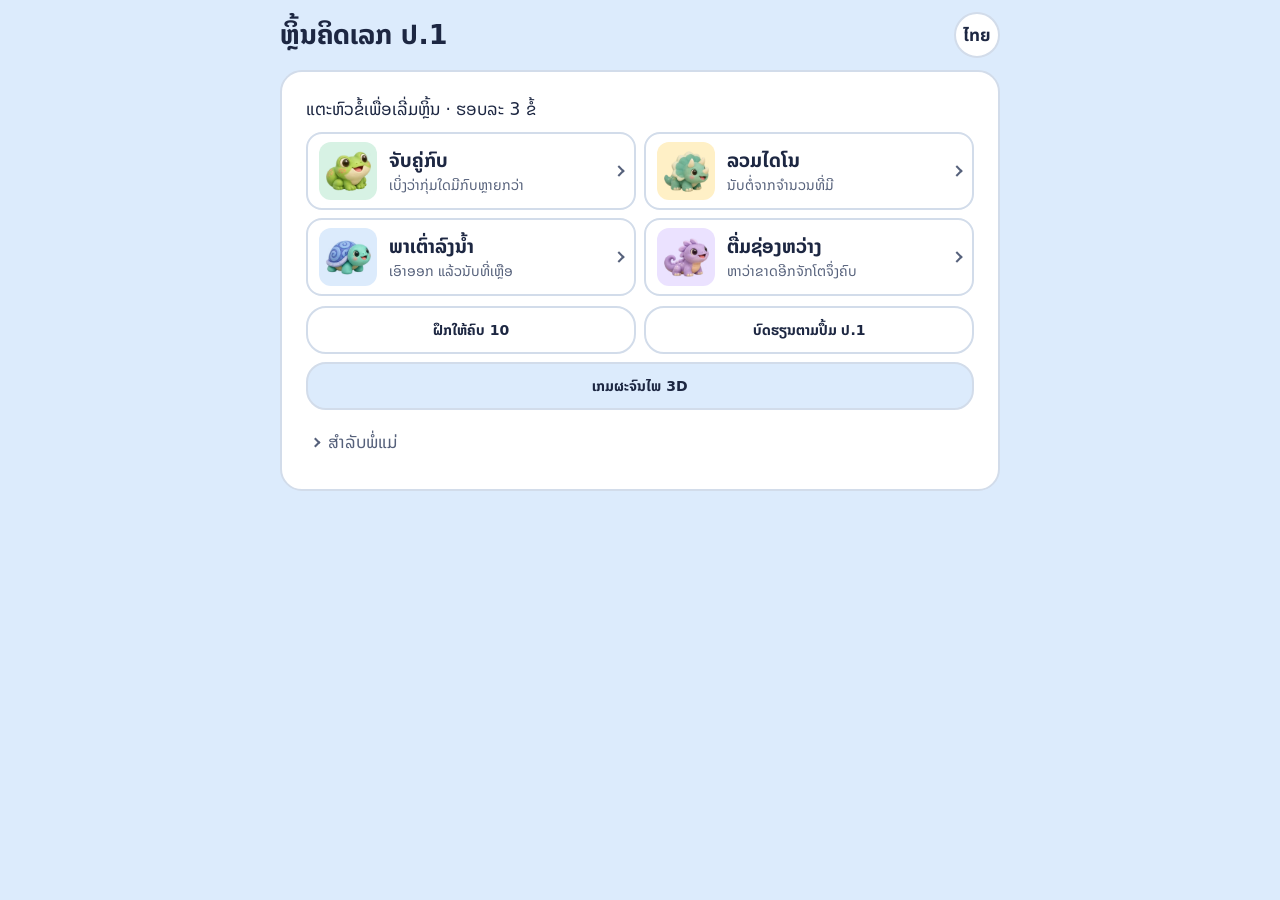
<file: index.html>
<!doctype html>
<html lang="lo">
<head>
<meta charset="utf-8">
<meta name="viewport" content="width=device-width, initial-scale=1, viewport-fit=cover">
<meta name="theme-color" content="#2F8BE0">
<meta name="description" content="ເກມຝຶກຄິດເລກ ປ.1 · เกมฝึกคิดเลข ป.1 จับคู่ บวก ลบ และเติมช่องว่าง">
<link rel="manifest" href="manifest.webmanifest">
<link rel="icon" type="image/png" sizes="48x48" href="icons/favicon-48.png">
<link rel="apple-touch-icon" href="icons/apple-touch-icon.png">
<meta name="mobile-web-app-capable" content="yes">
<meta name="apple-mobile-web-app-capable" content="yes">
<meta name="apple-mobile-web-app-status-bar-style" content="black-translucent">
<meta name="apple-mobile-web-app-title" content="ນັບເລກ">
<title>ນັບເລກກັບໝີນ້ອຍ</title>
<link rel="stylesheet" href="fonts/languages.css">
<link rel="preconnect" href="https://fonts.googleapis.com">
<link rel="preconnect" href="https://fonts.gstatic.com" crossorigin>
<link rel="stylesheet" media="print" onload="this.media='all'" href="https://fonts.googleapis.com/css2?family=Fredoka:wght@500;600;700&family=Mali:wght@400;600;700&display=swap">
<style>
:root {
  --sky-bg: #BFE8FF;
  --card: #FFFFFF; --ink: #1D2742; --ink-soft: #56617B; --line: #D2DCEA; --dim: #E6ECF5; --star-off: #D8DFEA;
  --scrim: rgba(16, 24, 44, 0.55);
  --sun: #F5A900; --sun-soft: #FFF0C6; --on-sun: #1D2742;
  --sky: #2B85DA; --sky-soft: #DCEBFC;
  --leaf: #1E9C5D; --leaf-soft: #D7F2E4;
  --tomato: #E64F3A; --tomato-soft: #FFE0D8;
  --grape: #8056E5; --grape-soft: #EBE2FF;
  --berry: #CF3F74; --berry-soft: #FCE0EB;
  --good: #178A52; --on-good: #FFFFFF;
  --cta: #F26B00; --cta-deep: #B54F00; --on-cta: #FFFFFF;
  --punch: #E64F3A; --punch-deep: #A8301F;
  --badge: #1D2742; --on-badge: #FFFFFF; --focus: #2B85DA;
  --font-text: "Noto Sans Lao", "Phetsarath OT", "Saysettha OT", "Lao UI", system-ui, sans-serif;
  --font-num: "Fredoka", "Noto Sans Lao", "Mali", "Noto Sans Thai", system-ui, sans-serif;
  --font-emoji: "Apple Color Emoji", "Segoe UI Emoji", "Noto Color Emoji", sans-serif;
  --cell: clamp(22px, 6.6vw, 34px);
}
@media (prefers-color-scheme: dark) {
  :root:not([data-theme="light"]) {
    --sky-bg: #16203A; --card: #1B2338; --ink: #EEF2FB; --ink-soft: #A9B2C8; --line: #2D3852; --dim: #2A3450; --star-off: #36405A;
    --scrim: rgba(0, 0, 0, 0.62);
    --sun: #FFC23D; --sun-soft: #3A3014; --sky: #5FAEF6; --sky-soft: #15304D;
    --leaf: #3BCB84; --leaf-soft: #12382A; --tomato: #FF7A64; --tomato-soft: #40211B;
    --grape: #A88AFF; --grape-soft: #2B2348; --berry: #FF7AA8; --berry-soft: #3F1E2C;
    --good: #3BCB84; --on-good: #0B1F15; --cta: #FF8A2A; --cta-deep: #B95412; --on-cta: #2A1405;
    --punch: #FF7A64; --punch-deep: #B04A38; --badge: #EEF2FB; --on-badge: #111729; --focus: #5FAEF6;
    color-scheme: dark;
  }
}
:root[data-theme="dark"] {
  --sky-bg: #16203A; --card: #1B2338; --ink: #EEF2FB; --ink-soft: #A9B2C8; --line: #2D3852; --dim: #2A3450; --star-off: #36405A;
  --scrim: rgba(0, 0, 0, 0.62);
  --sun: #FFC23D; --sun-soft: #3A3014; --sky: #5FAEF6; --sky-soft: #15304D;
  --leaf: #3BCB84; --leaf-soft: #12382A; --tomato: #FF7A64; --tomato-soft: #40211B;
  --grape: #A88AFF; --grape-soft: #2B2348; --berry: #FF7AA8; --berry-soft: #3F1E2C;
  --good: #3BCB84; --on-good: #0B1F15; --cta: #FF8A2A; --cta-deep: #B95412; --on-cta: #2A1405;
  --punch: #FF7A64; --punch-deep: #B04A38; --badge: #EEF2FB; --on-badge: #111729; --focus: #5FAEF6;
  color-scheme: dark;
}
:root[data-lang="th"] { --font-text: "Mali", "Noto Sans Thai", "Leelawadee UI", "Thonburi", system-ui, sans-serif; }

[data-act="count"]   { --acc: var(--sun);    --acc-soft: var(--sun-soft); }
[data-act="symbols"] { --acc: var(--berry);  --acc-soft: var(--berry-soft); }
[data-act="add"]     { --acc: var(--leaf);   --acc-soft: var(--leaf-soft); }
[data-act="sub"]     { --acc: var(--tomato); --acc-soft: var(--tomato-soft); }
[data-act="ten"]     { --acc: var(--grape);  --acc-soft: var(--grape-soft); }

*, *::before, *::after { box-sizing: border-box; }
[hidden] { display: none !important; }
html, body { height: 100%; overflow: hidden; }
body {
  margin: 0; background: var(--sky-bg); color: var(--ink);
  font-family: var(--font-text); font-size: 17px; line-height: 1.55;
  -webkit-tap-highlight-color: transparent; -webkit-user-select: none; user-select: none; -webkit-touch-callout: none;
}
input { -webkit-user-select: text; user-select: text; }
button { font: inherit; color: inherit; cursor: pointer; touch-action: manipulation; }
:focus-visible { outline: 3px solid var(--focus); outline-offset: 3px; }
h1, h2, h3 { text-wrap: balance; }
.num { font-family: var(--font-num); font-variant-numeric: tabular-nums; }
.sr { position: absolute; width: 1px; height: 1px; overflow: hidden; clip: rect(0 0 0 0); white-space: nowrap; }
svg.i { width: 24px; height: 24px; fill: none; stroke: currentColor; stroke-width: 2.4; stroke-linecap: round; stroke-linejoin: round; }

#stage { position: fixed; inset: 0; width: 100%; height: 100%; display: block; touch-action: none; }
.screen {
  position: fixed; inset: 0; z-index: 2; display: flex; flex-direction: column; gap: 10px; pointer-events: none;
  padding-top: calc(10px + env(safe-area-inset-top, 0px));
  padding-bottom: calc(12px + env(safe-area-inset-bottom, 0px));
  padding-left: max(16px, env(safe-area-inset-left, 0px));
  padding-right: max(16px, env(safe-area-inset-right, 0px));
}
.screen > * { pointer-events: auto; }
.screen > .pass { pointer-events: none; flex: 1; min-height: 60px; }

.round-btn {
  width: 46px; height: 46px; flex: none; border-radius: 50%; padding: 0;
  display: grid; place-items: center; background: var(--card); border: 2.5px solid var(--line);
}
.language-actions { display: flex; align-items: center; gap: 8px; }
.language-actions .cta { flex: 1; }
.quick-language { min-width: 44px; min-height: 44px; font: 700 17px/1.3 "Noto Sans Thai", "Noto Sans Lao", system-ui, sans-serif; }
.round-btn.off { opacity: 0.5; }
.coin-chip {
  display: inline-flex; align-items: center; gap: 6px; min-height: 44px; padding: 0 14px;
  border-radius: 999px; background: var(--card); border: 2.5px solid var(--line); font-weight: 700; font-size: 18px;
}
.coin {
  width: 22px; height: 22px; flex: none; border-radius: 50%;
  background: radial-gradient(circle at 35% 35%, #FFE58A, #F5A900 60%, #C98A00);
  box-shadow: inset 0 -2px 0 rgba(0, 0, 0, 0.15);
}

/* ---------- home ---------- */
.home-top { display: flex; align-items: flex-start; justify-content: space-between; gap: 10px; }
.title-card { min-width: 0; padding: 8px 14px 10px; border-radius: 20px; background: var(--card); border: 2.5px solid var(--line); }
.title-card h1 { margin: 0; font-size: 22px; line-height: 1.35; }
.title-card p { margin: 2px 0 0; font-size: 14px; line-height: 1.5; color: var(--ink-soft); }
.top-tools { display: flex; flex-direction: column; align-items: flex-end; gap: 8px; flex: none; }
.voice-warn { margin: 0; padding: 8px 12px; border-radius: 14px; background: var(--sun-soft); font-size: 14px; }
.no3d { display: grid; gap: 10px; justify-items: center; padding: 16px; border-radius: 20px; background: var(--card); text-align: center; }
.no3d p { margin: 0; }
.hint-tap { align-self: center; padding: 4px 12px; border-radius: 999px; background: var(--card); color: var(--ink-soft); font-size: 14px; }
.monster-row { display: grid; grid-template-columns: auto 1fr auto; align-items: center; gap: 10px; }
.nav-btn {
  width: 56px; height: 56px; padding: 0; border-radius: 50%; display: grid; place-items: center;
  background: var(--card); border: 3px solid var(--line); box-shadow: 0 4px 0 var(--line);
}
.nav-btn:active { transform: translateY(3px); box-shadow: 0 1px 0 var(--line); }
.monster-card { min-width: 0; display: grid; gap: 4px; justify-items: center; padding: 8px 12px; border-radius: 20px; background: var(--card); border: 2.5px solid var(--line); text-align: center; }
.monster-card strong { font-size: 21px; line-height: 1.35; }
.monster-card small { font-size: 14px; color: var(--ink-soft); }
.buy-btn { display: inline-flex; align-items: center; gap: 6px; min-height: 44px; padding: 0 16px; border: 0; border-radius: 999px; background: var(--sun); color: var(--on-sun); font-weight: 700; }
.cities { display: flex; justify-content: center; gap: 8px; }
.city-chip {
  position: relative; width: 54px; height: 54px; padding: 0; border-radius: 50%; display: grid; place-items: center;
  background: var(--card); border: 3px solid var(--line); font-family: var(--font-emoji); font-size: 26px; line-height: 1;
}
.city-chip[aria-pressed="true"] { border-color: var(--cta); box-shadow: 0 0 0 4px var(--sun-soft); }
.city-chip:disabled { filter: grayscale(1); opacity: 0.55; cursor: default; }
.city-chip .done-mark {
  position: absolute; top: -4px; right: -4px; width: 22px; height: 22px; border-radius: 50%; display: grid; place-items: center;
  background: var(--good); color: var(--on-good); font-family: var(--font-num); font-size: 13px; font-weight: 700;
}
.play-btn {
  display: flex; align-items: center; justify-content: center; gap: 12px; min-height: 76px; padding: 6px 18px;
  border: 0; border-radius: 26px; background: var(--cta); color: var(--on-cta); box-shadow: 0 8px 0 var(--cta-deep);
  font-size: 30px; font-weight: 700; line-height: 1.2; text-align: left;
}
.play-btn:active { transform: translateY(5px); box-shadow: 0 3px 0 var(--cta-deep); }
.play-btn small { display: block; font-size: 15px; font-weight: 600; }
.play-btn svg { width: 40px; height: 40px; fill: currentColor; }
.home-actions { display: grid; gap: 12px; }
.home-study { display: grid; grid-template-columns: 1fr 1fr; gap: 8px; }
.home-study .btn { padding-inline: 8px; text-align: center; }
.home-study a { display: grid; place-items: center; color: var(--ink); text-decoration: none; background: var(--leaf-soft); }
#home:has(.no3d:not([hidden])) #playBtn { display: none; }
.home-actions .play-btn:disabled { opacity: 0.55; cursor: default; }
.home-foot { display: flex; justify-content: center; }
.gate { position: relative; overflow: hidden; min-height: 44px; padding: 0 18px; border-radius: 999px; background: var(--card); border: 2px dashed var(--line); color: var(--ink-soft); font-size: 14px; }
.gate-fill { position: absolute; inset: 0; background: var(--dim); transform: scaleX(0); transform-origin: left; }
.gate.holding .gate-fill { transform: scaleX(1); transition: transform 2s linear; }
.gate-text { position: relative; }

/* ---------- practice with a grown-up ---------- */
.practice {
  position: fixed; inset: 0; z-index: 2; overflow-y: auto; overscroll-behavior: contain;
  background: var(--sky-soft);
  padding: max(12px, env(safe-area-inset-top)) max(12px, env(safe-area-inset-right))
    max(16px, env(safe-area-inset-bottom)) max(12px, env(safe-area-inset-left));
}
.practice-shell { max-width: 560px; margin: 0 auto; display: grid; gap: 12px; }
.practice-header { display: flex; align-items: center; gap: 10px; }
.practice-header h1 { font-size: clamp(20px, 5.2vw, 27px); margin: 0; }
.practice-header .quick-language { margin-inline-start: auto; }
.practice-panel { display: grid; gap: 12px; padding: clamp(12px, 4vw, 24px); border: 2px solid var(--line); border-radius: 22px; background: var(--card); }
.practice-panel h2, .practice-panel p { margin: 0; }
.practice-panel h2 { font-size: 20px; }
.practice-topics, .practice-options { display: grid; gap: 8px; }
.practice-links { display: flex; flex-wrap: wrap; gap: 8px; }
.practice-links .btn { flex: 1 1 auto; }
.practice a.btn { display: inline-flex; align-items: center; justify-content: center; text-align: center; color: var(--ink); text-decoration: none; }
.practice[data-thinking] #practiceMenu { gap: 10px; }
.practice[data-thinking] .practice-links { display: grid; grid-template-columns: repeat(2, minmax(0, 1fr)); }
.practice[data-thinking] .practice-links .btn { padding-inline: 9px; font-size: 14px; }
#practiceAdventureLink { grid-column: 1 / -1; background: var(--sky-soft); }
.practice[data-thinking] .lesson-level, .practice[data-thinking] #practiceGrowth,
.practice[data-thinking] #practiceSummaryCompanion, .practice[data-thinking] #practiceAnswerExtras { display: none; }
.practice[data-thinking] .practice-lesson { min-height: 76px; padding: 8px 11px; }
.practice[data-thinking] .practice-lesson::after { content: ""; width: 8px; height: 8px; flex: none; margin-inline-start: auto; border: solid var(--ink-soft); border-width: 2px 2px 0 0; transform: rotate(45deg); }
.practice[data-thinking] .practice-lesson strong { font-size: 19px; }
.practice[data-thinking] .practice-lesson small { font-size: 14px; }
.practice[data-thinking] #practiceMore { padding: 0 4px; color: var(--ink-soft); }
.practice[data-thinking] #practiceMore summary { display: flex; align-items: center; gap: 9px; min-height: 44px; padding: 9px 0; list-style: none; cursor: pointer; }
#practiceMore summary::-webkit-details-marker { display: none; }
#practiceMore summary::before { content: ""; width: 7px; height: 7px; margin-inline-start: 2px; border: solid currentColor; border-width: 2px 2px 0 0; transform: rotate(45deg); }
#practiceMore[open] summary::before { transform: rotate(135deg); }
.practice[data-thinking] #practiceMore .practice-options { padding-bottom: 4px; }
.practice-chapter { display: inline-flex; align-items: center; justify-self: center; min-height: 44px; padding-inline: 5px; color: var(--ink-soft); text-align: center; font-size: 14px; text-underline-offset: 3px; }
@media (min-width: 680px) {
  .practice[data-thinking] .practice-shell { max-width: 720px; }
  .practice[data-thinking] .practice-topics { grid-template-columns: repeat(2, minmax(0, 1fr)); }
}
.practice-rounds, .practice-answer-actions { display: flex; gap: 8px; }
.practice-rounds .btn, .practice-answer-actions .btn { flex: 1; min-width: 0; padding-inline: 8px; }
.practice-rounds [aria-pressed="true"] { background: var(--sky-soft); border-color: var(--sky); }
.practice-outcome { display: grid; gap: 8px; }
.practice-drawing { display: grid; gap: 8px; }
.practice-drawing-head { display: flex; align-items: center; justify-content: space-between; gap: 8px; }
.practice-drawing-head h3 { margin: 0; font-size: 16px; }
.practice-drawing-head .practice-creature { --creature-size: 42px; }
.practice-drawing-title { display: flex; align-items: center; gap: 4px; }
.practice-canvas {
  display: block; width: 100%; height: clamp(124px, 24dvh, 235px); min-height: 124px;
  border-radius: 14px; outline: 2px solid var(--line); outline-offset: -2px;
  background: #fff; touch-action: none; cursor: crosshair;
}
.practice-canvas[data-sides] {
  background: #fff repeating-linear-gradient(to bottom, #a8bbd1 0 4px, transparent 4px 9px) center / 1px 100% no-repeat;
}
.practice-sketch-tools { display: flex; gap: 8px; }
.practice-sketch-tools .btn, .practice-drawing-head .btn { min-height: 44px; padding-inline: 9px; font-size: 14px; }
.practice-ink { display: grid; place-items: center; width: 44px; }
.practice-ink::before { content: ""; background: var(--ink-color); width: 19px; height: 19px; border-radius: 50%; }
.practice-ink[aria-pressed="true"] { border-color: var(--focus); }
.practice-sketch-tools .btn:disabled { opacity: 0.55; cursor: default; }
.practice-lesson {
  display: flex; align-items: center; gap: 12px; padding: 12px;
  background: var(--card); border: 2px solid var(--line); border-radius: 16px; text-align: start;
}
.practice-lesson:hover { border-color: var(--sky); }
.practice-lesson strong, .practice-lesson small { display: block; }
.practice-lesson small { color: var(--ink-soft); }
.practice-lesson .lesson-level { font-weight: 700; }
.practice-sign {
  display: grid; place-items: center; flex: 0 0 58px; height: 58px; border-radius: 12px;
  background: var(--sun-soft);
}
#practiceSub .practice-sign { background: var(--sky-soft); }
#practiceCompareLesson .practice-sign { background: var(--leaf-soft); }
#practiceFill .practice-sign { background: var(--grape-soft); }
.practice-progress { display: flex; align-items: baseline; justify-content: space-between; gap: 8px; }
.practice-progress span { color: var(--ink-soft); white-space: nowrap; font-size: 15px; }
.practice-equation { display: flex; align-items: center; justify-content: center; gap: 8px; font-size: clamp(32px, 9vw, 48px); font-weight: 700; line-height: 1.1; }
.practice-equation .blank { display: grid; place-items: center; min-width: 48px; min-height: 48px; padding: 0 5px; border: 2px dashed var(--sky); border-radius: 12px; }
.practice-bond { display: grid; grid-template-columns: 1fr 1fr; justify-items: center; width: min(100%, 220px); margin: 0 auto; }
.practice-bond small { font: 600 14px/1.5 var(--font-text); color: var(--ink-soft); }
#practiceBondWholeLabel { grid-column: 1 / -1; }
.practice-bond span {
  display: grid; place-items: center; width: 52px; height: 52px; border: 2px solid var(--sky);
  border-radius: 12px; background: var(--sky-soft); font-size: 30px; font-weight: 700; line-height: 1;
}
#practiceBondWhole { grid-column: 1 / -1; background: var(--card); }
#practiceBondOther { border-color: var(--sun); background: var(--sun-soft); }
.practice-bond .blank { border-style: dashed; }
.practice-equation .filled, .practice-bond .filled {
  padding-inline: 6px; border-radius: 8px; background: var(--leaf-soft); box-shadow: inset 0 -3px var(--leaf);
}
.practice-bond-links { grid-column: 1 / -1; width: 50%; height: 26px; display: grid; grid-template-columns: 1fr 1fr; }
.practice-bond-links::before, .practice-bond-links::after {
  content: ""; background: linear-gradient(to bottom right, transparent calc(50% - 1px), var(--ink-soft) 50%, transparent calc(50% + 1px));
}
.practice-bond-links::after { transform: scaleX(-1); }
.practice-instruction { display: flex; justify-content: space-between; align-items: center; gap: 8px; font-weight: 700; }
#practiceSpeak { font-family: var(--font-emoji); font-size: 23px; }
.practice-compare { display: grid; grid-template-columns: repeat(2, minmax(0, 1fr)); gap: 8px; }
.practice-compare-row {
  display: grid; align-content: start; min-width: 0; min-height: 48px; gap: 4px; padding: 6px;
  text-align: start; color: var(--ink); border: 2px solid var(--sky); border-radius: 10px; background: var(--sky-soft);
}
.practice-compare-row[data-second] { background: var(--sun-soft); }
.practice-compare-row[data-second]:enabled { border-color: var(--sun); }
.practice-compare-row:enabled { box-shadow: 0 3px 0 var(--line); }
.practice-compare-row:enabled:active { transform: translateY(2px); }
.practice-compare-row:disabled { opacity: 1; cursor: default; border-color: transparent; }
.practice-compare-row[data-wrong] { border-style: dashed; }
.practice-compare-row strong { font-size: 14px; }
.practice-compare-stars { display: grid; grid-template-columns: repeat(5, minmax(0, 1fr)); gap: 2px; }
.practice-compare-stars > span {
  display: grid; place-items: center; min-height: 25px; border: 1px solid transparent;
  border-radius: 6px; color: var(--ink); font-size: clamp(15px, 5vw, 24px); line-height: 1;
}
.practice-compare-stars .extra { border: 1px dashed var(--ink-soft); background: var(--card); }
.practice-compare-stars .empty { border: 1px dotted var(--ink-soft); opacity: 0.55; }
.practice[data-thinking] .practice-compare { grid-template-columns: 1fr; }
.practice[data-thinking] .practice-compare-row { min-height: 74px; padding: 7px 9px; }
.practice[data-thinking] .practice-compare-stars { grid-template-columns: repeat(var(--pair-slots, 5), minmax(0, 1fr)); gap: 4px; max-width: 500px; }
.practice[data-thinking] .practice-compare-stars > span { position: relative; min-height: 39px; }
.practice-compare-stars .paired { background: var(--leaf-soft); border: 1px solid var(--leaf); }
.practice-compare-stars .paired::after { content: attr(data-pair); position: absolute; right: 1px; bottom: 1px; padding: 0 3px; border-radius: 5px; background: var(--leaf); color: var(--on-good); font: 700 12px/15px var(--font-num); }
.practice-compare-stars .paired[data-latest] { animation: pop .26s ease-out; }
.practice-creature {
  display: inline-block; flex: none; width: var(--creature-size, 36px); max-width: 100%; aspect-ratio: 1;
  background: url("icons/practice-creatures.webp") var(--species, 0%) var(--stage, 0%) / 400% 300% no-repeat;
}
.practice-creature[data-species="sub"] { --species: 33.3333%; }
.practice-creature[data-species="compare"] { --species: 66.6667%; }
.practice-creature[data-species="fill"] { --species: 100%; }
.practice-creature[data-stage="1"] { --stage: 50%; }
.practice-creature[data-stage="2"] { --stage: 100%; }
.practice-sign .practice-creature { --creature-size: 55px; }
.practice-compare-stars .practice-creature { --creature-size: 30px; max-width: calc(100% - 3px); }
.practice-part .practice-creature { --creature-size: 30px; }
.practice-companion { display: flex; align-items: center; gap: 10px; padding: 8px 12px; border-radius: 14px; background: var(--leaf-soft); }
.practice-companion .practice-creature { --creature-size: 66px; }
.practice-companion strong, .practice-companion small { display: block; }
#practiceGrowth .practice-creature { animation: pop 0.35s ease-out; }
.practice-tray {
  width: min(100%, 332px); margin: 0 auto; display: grid; grid-template-columns: repeat(5, minmax(0, 1fr));
  gap: clamp(3px, 1.4vw, 8px); padding: 6px; border-radius: 14px; background: var(--sky-soft);
}
.practice-cell {
  display: grid; place-items: center; position: relative;
  min-width: 0; min-height: 44px; padding: 0; aspect-ratio: 1;
  border: 2px solid transparent; border-radius: 10px;
  background: #DCEBFC; color: #174B7D; font-size: clamp(22px, 7vw, 34px); line-height: 1;
}
.practice-cell:disabled { cursor: default; }
.practice-cell.empty { border: 2px dashed var(--sky); background: var(--card); color: var(--ink-soft); }
.practice-cell.added { background: #FFE29A; color: #774300; border-radius: 50%; animation: pop 0.2s ease-out; }
.practice-cell.removed { border: 2px dashed var(--line); background: var(--card); color: var(--ink-soft); }
.practice-cell[data-next] { border: 3px solid var(--ink); box-shadow: 0 0 0 2px var(--card); }
.practice-cell[data-next]::after {
  content: "👆"; position: absolute; right: -3px; bottom: -3px; font: 19px/1 var(--font-emoji); pointer-events: none;
}
.practice-tray[data-count-added] .practice-cell:not(.added) { opacity: 0.6; }
.practice-cell[data-count]::after {
  content: attr(data-count); position: absolute; bottom: -1px; right: -1px; display: grid; place-items: center;
  min-width: 19px; height: 19px; padding-inline: 2px; border-radius: 50%;
  background: #774300; color: white; font: 700 14px/1 var(--font-num);
}
.practice-counting { display: grid; gap: 4px; }
.practice-number-line { position: relative; padding: 30px 0 0; margin: 0 15px; }
.practice-ticks { position: relative; height: 30px; border-top: 2px solid var(--ink-soft); }
.practice-tick { position: absolute; top: -1px; width: 10%; }
.practice-tick:last-child { width: 0; }
.practice-tick::before {
  content: ""; position: absolute; left: -2px; top: -3px; width: 4px; height: 6px; background: var(--ink-soft);
}
.practice-tick.start::before {
  top: -5px; left: -5px; width: 10px; height: 10px; background: var(--card); border: 2px solid var(--ink); border-radius: 50%;
}
.practice-tick.hop::after {
  content: ""; position: absolute; bottom: 100%; left: 0; width: 100%; height: 11px;
  border: 2px solid var(--sky); border-bottom: 0; border-radius: 50% 50% 0 0 / 100% 100% 0 0;
}
.practice-tick > span {
  position: absolute; top: 5px; left: 0; transform: translateX(-50%); min-width: 20px; padding: 0 2px;
  border-radius: 5px; text-align: center; font-size: 15px; font-weight: 700; line-height: 21px;
}
.practice-tick.current > span { background: var(--ink); color: var(--card); }
.practice-number-line .practice-creature {
  --creature-size: 28px; position: absolute; top: -2px; transform: translateX(-50%); transition: left 160ms ease-out;
}
.practice-count { display: flex; flex-wrap: wrap; justify-content: center; gap: 4px 8px; font-size: 15px; font-weight: 700; }
.practice-count span { padding: 2px 8px; border-radius: 6px; background: var(--sky-soft); }
.practice-count span + span { background: var(--sun-soft); }
.practice-choices { display: grid; grid-template-columns: repeat(3, minmax(0, 1fr)); gap: 8px; }
.practice-choices .btn { min-height: 52px; padding: 0; font-size: 28px; }
.practice-choices small { display: block; font: 600 14px/1.4 var(--font-text); }
.practice-choices [data-wrong] { border-color: var(--sun); background: var(--sun-soft); }
.practice-choices :is([value="<"], [value="="], [value=">"])[data-wrong] { border-color: var(--ink-soft); border-style: dashed; background: var(--dim); box-shadow: none; }
.practice-model { display: grid; gap: 10px; padding: 12px; border: 2px solid var(--line); border-radius: 16px; }
.practice-model h3 { margin: 0; font-size: 17px; }
.practice-model-stars {
  display: grid; padding: 5px; border: 2px solid var(--sky); border-radius: 12px;
  min-width: 0; gap: 3px; transition: gap 0.2s;
}
.practice-model-stars[data-split] { gap: 14px; border-color: transparent; }
.practice-part {
  display: grid; grid-auto-flow: column; grid-auto-columns: minmax(0, 1fr); place-items: center;
  min-height: 42px; min-width: 0; border: 2px solid transparent; border-radius: 7px;
  background: #DCEBFC; color: #174B7D; font-size: clamp(16px, 4.5vw, 25px); line-height: 1;
}
.practice-part.other { background: #FFE29A; color: #774300; border-radius: 999px; }
.practice-model-stars[data-split] .practice-part:first-child { border: 2px dashed #3873A9; }
.practice-model-labels { display: flex; flex-wrap: wrap; gap: 4px 8px; font-size: 14px; font-weight: 700; }
.practice-model-labels span { padding: 2px 8px; border-radius: 7px; background: #DCEBFC; color: #174B7D; }
.practice-model-labels span + span { border-radius: 999px; background: #FFE29A; color: #774300; }
.practice-model-equation { text-align: center; font-size: 30px; font-weight: 700; line-height: 1.25; }
.practice-guide { padding: 0 12px; border-radius: 12px; background: var(--sky-soft); font-size: 15px; }
.practice-guide summary { min-height: 44px; padding-block: 10px; cursor: pointer; font-weight: 700; }
.practice-guide[open] > span { display: block; padding-bottom: 10px; }
.practice .btn.cta { background: var(--sun); border-color: var(--sun); color: var(--on-sun); box-shadow: 0 4px 0 var(--cta-deep); }

/* ---------- play: HUD and question card ---------- */
.hud { display: flex; align-items: center; gap: 8px; }
.hud-mid { flex: 1; min-width: 0; display: flex; justify-content: center; }
.pips { display: flex; gap: 5px; padding: 9px 12px; border-radius: 999px; background: var(--card); border: 2.5px solid var(--line); }
.pip { width: 16px; height: 16px; border-radius: 5px; background: var(--dim); }
.pip.on { background: var(--sun); }
.boss-bar { width: 100%; max-width: 240px; display: grid; gap: 4px; padding: 5px 12px 7px; border-radius: 14px; background: var(--card); border: 2.5px solid var(--line); font-size: 14px; font-weight: 700; line-height: 1.3; }
.hp { display: block; height: 12px; overflow: hidden; border-radius: 999px; background: var(--dim); }
.hp-fill { display: block; width: 100%; height: 100%; border-radius: 999px; background: var(--good); transition: width 0.4s ease, background-color 0.3s; }
.hp-fill.mid { background: var(--sun); }
.hp-fill.low { background: var(--tomato); }

.qcard {
  width: 100%; max-width: 560px; margin: 0 auto; display: flex; flex-direction: column; gap: 8px;
  padding: 10px 12px 12px; border-radius: 22px; background: var(--card); border: 2.5px solid var(--line);
  box-shadow: 0 6px 0 rgba(16, 36, 28, 0.14);
}
.q-head { display: flex; align-items: center; gap: 10px; }
.q-bear, .cut-bear {
  width: 46px; height: 46px; flex: none; padding: 0; border-radius: 50%; display: grid; place-items: center;
  background: var(--sun-soft); border: 2.5px solid var(--sun); font-family: var(--font-emoji); font-size: 26px; line-height: 1;
}
.talk { animation: talk 0.45s ease-in-out 2; }
#prompt { flex: 1; min-width: 0; margin: 0; font-size: 18px; font-weight: 600; line-height: 1.6; }
:root[data-lang="lo"] #prompt, :root[data-lang="lo"] #cutText { line-height: 1.75; }
#scene { display: flex; flex-direction: column; gap: 6px; }
#scene:empty { display: none; }
.scene-body { display: flex; flex-direction: column; align-items: center; gap: 6px; }
.trays { display: flex; flex-direction: column; align-items: center; gap: 6px; }
.tray { display: grid; grid-template-columns: repeat(5, var(--cell)); gap: 4px; padding: 6px; border-radius: 12px; background: var(--acc-soft); }
.tray.none { display: block; padding: 8px 16px; color: var(--ink-soft); font-size: 15px; }
.obj {
  position: relative; width: var(--cell); height: var(--cell); padding: 0; border: 0; border-radius: 9px;
  display: grid; place-items: center; background: transparent;
  font-family: var(--font-emoji); font-size: calc(var(--cell) * 0.66); line-height: 1;
}
button.obj:active { transform: scale(0.9); }
.obj.counted { background: var(--card); }
.obj.counted::after {
  content: attr(data-n); position: absolute; top: -7px; right: -7px; min-width: 21px; height: 21px; padding: 0 5px;
  border-radius: 11px; background: var(--badge); color: var(--on-badge); font: 600 13px/21px var(--font-num); text-align: center;
}
.obj.pop { animation: pop 0.32s ease; }
.obj.wiggle { animation: shake 0.3s ease; }
.obj.leaving { outline: 2px dashed var(--ink-soft); outline-offset: -3px; }
.obj.leaving .emo { opacity: 0.25; filter: grayscale(1); }
.obj.slot { border: 2px dashed var(--acc); background: var(--card); }
.obj.slot .emo { opacity: 0; }
.obj.slot.counted .emo { opacity: 0.4; }
.plus { font-size: 30px; font-weight: 700; line-height: 1; color: var(--ink-soft); }
.scene-foot { display: flex; align-items: center; justify-content: space-between; gap: 8px; color: var(--ink-soft); font-size: 13px; }
.recount { display: inline-flex; align-items: center; gap: 4px; min-height: 40px; padding: 0 12px; border-radius: 999px; border: 2px solid var(--line); background: var(--card); color: var(--ink); font-size: 14px; }
.recount svg.i { width: 16px; height: 16px; }
.expr { display: flex; align-items: center; justify-content: center; gap: 10px; font-size: 34px; font-weight: 700; line-height: 1; padding-block: 2px; }
.expr:empty { display: none; }
.expr .unit { font-family: var(--font-text); font-size: 20px; font-weight: 600; }
.expr .q, .big-eq .q, .sym .q {
  display: inline-grid; place-items: center; min-width: 46px; height: 46px; padding: 0 6px;
  border: 3px dashed var(--acc); border-radius: 12px;
}
.expr .q.filled, .big-eq .q.filled, .sym .q.filled { border-style: solid; border-color: var(--good); background: var(--good); color: var(--on-good); }
.big-eq { display: flex; align-items: center; justify-content: center; gap: 10px; flex-wrap: wrap; font-size: 44px; font-weight: 700; line-height: 1; padding-block: 4px; }
.help-row { display: flex; flex-direction: column; align-items: center; gap: 6px; color: var(--ink-soft); font-size: 14px; text-align: center; }
.help-btn { min-height: 44px; padding: 0 16px; border-radius: 999px; border: 2px dashed var(--acc); background: var(--acc-soft); color: var(--ink); font-size: 15px; font-weight: 600; }
.sym { --cell: 15px; display: grid; grid-template-columns: 1fr auto 1fr; align-items: start; gap: 8px; width: 100%; }
@media (min-width: 480px) { .sym { --cell: 20px; } }
.sym-col { display: flex; flex-direction: column; align-items: center; gap: 6px; min-width: 0; }
.sym-num { font-size: 44px; font-weight: 700; line-height: 1.1; }
.sym .tray { gap: 3px; padding: 5px; }
.dot { width: var(--cell); height: var(--cell); border-radius: 50%; background: var(--acc); }
.dot.extra { background: var(--sun); box-shadow: 0 0 0 3px var(--sun-soft); }
.float.combo { background: var(--sun); color: var(--on-sun); font-size: 20px; }
#game .qcard { background: var(--card); }
@supports (background: color-mix(in srgb, red 50%, transparent)) {
  #game .qcard { background: color-mix(in srgb, var(--card) 90%, transparent); }
}
/* phones held upright: only the padding gets tighter; text, numbers and things to tap keep their size */
@media (orientation: portrait) {
  #game .qcard { gap: 6px; padding: 8px 10px 10px; border-radius: 20px; }
  #game #prompt { line-height: 1.5; }
}
.combo-tag { align-self: center; padding: 3px 14px; border-radius: 999px; background: var(--sun); color: var(--on-sun); font-size: 15px; font-weight: 700; }

/* ---------- play: thumbs ---------- */
.controls { position: fixed; inset: auto 0 0 0; z-index: 5; height: 0; pointer-events: none; }
.act-btn, .super-btn { position: fixed; pointer-events: auto; border: 0; display: grid; place-items: center; }
.act-btn {
  right: max(18px, calc(env(safe-area-inset-right, 0px) + 12px)); bottom: calc(22px + env(safe-area-inset-bottom, 0px));
  width: 96px; height: 96px; border-radius: 50%; background: var(--punch); box-shadow: 0 7px 0 var(--punch-deep);
  font-family: var(--font-emoji); font-size: 46px; line-height: 1;
}
.act-btn:active { transform: translateY(5px); box-shadow: 0 2px 0 var(--punch-deep); }
.super-btn {
  right: max(126px, calc(env(safe-area-inset-right, 0px) + 120px)); bottom: calc(34px + env(safe-area-inset-bottom, 0px));
  width: 74px; height: 74px; padding: 6px; border-radius: 50%;
  background: conic-gradient(var(--sun) calc(var(--charge, 0) * 120deg), var(--dim) 0);
}
.super-btn span { width: 100%; height: 100%; border-radius: 50%; display: grid; place-items: center; background: var(--card); font-family: var(--font-emoji); font-size: 30px; line-height: 1; }
.super-btn.ready { animation: ready 0.9s ease-in-out infinite; }
.controls.off .act-btn, .controls.off .super-btn { opacity: 0.4; }
.stick-hint {
  position: fixed; left: max(18px, env(safe-area-inset-left, 0px)); bottom: calc(36px + env(safe-area-inset-bottom, 0px));
  max-width: calc(100% - 260px); padding: 6px 12px; border-radius: 999px; background: var(--card); color: var(--ink-soft); font-size: 14px; line-height: 1.5;
}
.joy { position: fixed; z-index: 6; width: 132px; height: 132px; margin: -66px 0 0 -66px; border-radius: 50%; background: rgba(255, 255, 255, 0.28); border: 3px solid rgba(255, 255, 255, 0.8); pointer-events: none; }
.joy-knob { position: absolute; left: 50%; top: 50%; width: 58px; height: 58px; margin: -29px 0 0 -29px; border-radius: 50%; background: rgba(255, 255, 255, 0.92); box-shadow: 0 3px 8px rgba(0, 0, 0, 0.25); }

/* ---------- story scenes ---------- */
.cut {
  position: fixed; z-index: 8; left: 0; right: 0; bottom: 0; pointer-events: none;
  padding-top: 14px; padding-bottom: calc(18px + env(safe-area-inset-bottom, 0px));
  padding-left: max(16px, env(safe-area-inset-left, 0px)); padding-right: max(16px, env(safe-area-inset-right, 0px));
}
.cut-box {
  pointer-events: auto; max-width: 620px; margin: 0 auto; display: flex; align-items: center; gap: 12px;
  padding: 12px 14px; border-radius: 22px; background: var(--card); border: 3px solid var(--line); box-shadow: 0 8px 0 rgba(0, 0, 0, 0.15);
  animation: rise-in 0.35s ease;
}
#cutText { flex: 1; min-width: 0; margin: 0; font-size: 19px; font-weight: 600; line-height: 1.6; }
.cut-skip {
  position: fixed; z-index: 9; top: calc(12px + env(safe-area-inset-top, 0px)); right: max(16px, env(safe-area-inset-right, 0px));
  min-height: 44px; padding: 0 18px; border-radius: 999px; background: var(--card); border: 2.5px solid var(--line); font-weight: 700;
}

/* ---------- floating numbers, toast, win card ---------- */
.floats { position: fixed; inset: 0; z-index: 7; pointer-events: none; overflow: hidden; }
.float { position: absolute; padding: 2px 12px; border-radius: 999px; font-size: 22px; font-weight: 700; white-space: nowrap; transform: translate(-50%, -100%); animation: rise 0.95s ease-out forwards; }
.float.dmg { background: var(--punch); color: var(--on-cta); font-family: var(--font-num); font-size: 26px; }
.float.coin { background: var(--sun); color: var(--on-sun); font-family: var(--font-num); }
.float.say { background: var(--card); color: var(--ink); font-size: 18px; }
.toast {
  position: fixed; z-index: 20; left: 50%; bottom: calc(140px + env(safe-area-inset-bottom, 0px)); translate: -50% 0;
  max-width: calc(100% - 32px); padding: 10px 20px; border-radius: 999px; background: var(--badge); color: var(--on-badge);
  font-size: 17px; font-weight: 700; text-align: center; animation: pop 0.35s ease;
}
.overlay {
  position: fixed; inset: 0; z-index: 30; display: grid; place-items: center; background: var(--scrim);
  padding-top: calc(20px + env(safe-area-inset-top, 0px)); padding-bottom: calc(20px + env(safe-area-inset-bottom, 0px));
  padding-left: max(16px, env(safe-area-inset-left, 0px)); padding-right: max(16px, env(safe-area-inset-right, 0px));
}
.win-card { width: 100%; max-width: 420px; display: grid; gap: 10px; justify-items: center; padding: 24px 20px; border-radius: 28px; background: var(--card); text-align: center; animation: pop 0.45s ease; }
.win-card h2 { margin: 0; font-size: 30px; line-height: 1.35; }
.win-card p { margin: 0; color: var(--ink-soft); font-size: 17px; }
.rating { display: flex; gap: 10px; color: var(--star-off); }
.rating svg { width: 54px; height: 54px; }
.rating .on { color: var(--sun); }
.win-coins { display: inline-flex; align-items: center; gap: 8px; padding: 6px 16px; border-radius: 999px; background: var(--sun-soft); font-weight: 700; }
.win-actions { display: grid; gap: 12px; width: 100%; margin-top: 6px; }
.btn { min-height: 60px; padding: 0 20px; border-radius: 20px; background: var(--card); border: 2.5px solid var(--line); box-shadow: 0 5px 0 var(--line); font-size: 20px; font-weight: 700; }
.btn:active { transform: translateY(4px); box-shadow: 0 1px 0 var(--line); }
.btn.cta { background: var(--cta); border-color: var(--cta); color: var(--on-cta); box-shadow: 0 5px 0 var(--cta-deep); }
.btn.small { min-height: 48px; font-size: 16px; box-shadow: none; }
.btn.small:active { transform: none; }
.btn.warn { background: var(--tomato); border-color: var(--tomato); color: var(--on-cta); }

/* ---------- parent corner ---------- */
.sheet-wrap { position: fixed; inset: 0; z-index: 40; display: flex; align-items: flex-end; justify-content: center; padding-top: calc(24px + env(safe-area-inset-top, 0px)); background: var(--scrim); }
.sheet {
  width: 100%; max-width: 600px; max-height: 100%; overflow: auto; background: var(--card); border-radius: 26px 26px 0 0;
  padding-top: 18px; padding-bottom: calc(26px + env(safe-area-inset-bottom, 0px));
  padding-left: max(18px, env(safe-area-inset-left, 0px)); padding-right: max(18px, env(safe-area-inset-right, 0px));
  -webkit-user-select: text; user-select: text;
}
.sheet-head { display: flex; align-items: center; justify-content: space-between; gap: 12px; margin-bottom: 8px; }
.sheet h2 { margin: 0; font-size: 24px; }
.sheet h3 { margin: 22px 0 8px; font-size: 18px; }
.sheet-note { margin: 4px 0 10px; color: var(--ink-soft); font-size: 15px; }
.lang-row { display: grid; gap: 6px; margin-top: 10px; }
.lang-row > span { font-size: 15px; font-weight: 600; color: var(--ink-soft); }
.seg { display: grid; grid-template-columns: 1fr 1fr; gap: 4px; padding: 4px; border-radius: 16px; background: var(--dim); }
.seg button { min-height: 48px; border: 0; border-radius: 12px; background: transparent; color: var(--ink-soft); font-size: 18px; font-weight: 700; }
.seg button[aria-checked="true"] { background: var(--card); color: var(--ink); box-shadow: 0 2px 0 var(--line); }
.seg button[data-lang="lo"] { font-family: "Noto Sans Lao", system-ui, sans-serif; }
.seg button[data-lang="th"] { font-family: "Mali", "Noto Sans Thai", system-ui, sans-serif; }
.field { display: grid; gap: 6px; margin-top: 10px; }
.field label { font-size: 15px; font-weight: 600; color: var(--ink-soft); }
.field input { min-height: 52px; padding: 0 14px; border-radius: 14px; border: 2px solid var(--line); background: var(--dim); color: var(--ink); font: inherit; }
.switches { display: grid; gap: 2px; margin-top: 10px; }
.switch { display: flex; align-items: center; gap: 12px; min-height: 46px; font-size: 17px; cursor: pointer; }
.switch input { width: 26px; height: 26px; flex: none; accent-color: var(--good); }
.voice-note { margin: 8px 0; padding: 10px 14px; border-radius: 14px; background: var(--dim); font-size: 15px; line-height: 1.55; }
.voice-note[data-state="warn"] { background: var(--sun-soft); }
.voice-note[data-state="ok"] { background: var(--leaf-soft); }
.prows { display: grid; gap: 8px; }
.prow { display: grid; grid-template-columns: 1fr auto; align-items: center; gap: 4px 12px; padding: 10px 12px; border-radius: 14px; background: var(--dim); }
.prow strong { font-size: 16px; }
.prow small { grid-column: 1; color: var(--ink-soft); font-size: 14px; }
.pstep { grid-row: 1 / span 2; grid-column: 2; display: flex; align-items: center; gap: 6px; }
.pstep button { width: 44px; height: 44px; padding: 0; border-radius: 50%; border: 2px solid var(--line); background: var(--card); font-family: var(--font-num); font-size: 22px; font-weight: 700; }
.pstep b { min-width: 58px; text-align: center; font-size: 15px; }
.pstep button:disabled { opacity: 0.35; cursor: default; }
.install { display: grid; gap: 6px; justify-items: start; margin-top: 14px; padding: 12px 14px; border-radius: 16px; background: var(--sky-soft); }
.install h3 { margin: 0; }
.install .sheet-note { margin: 0; color: var(--ink); }
.days { display: grid; gap: 6px; }
.day { display: grid; gap: 6px; padding: 8px 12px; border-radius: 12px; background: var(--dim); font-size: 14px; }
.day-bar { display: block; height: 8px; overflow: hidden; border-radius: 999px; background: var(--line); }
.day-bar span { display: block; height: 100%; border-radius: 999px; background: var(--good); }
.chips { display: flex; flex-wrap: wrap; gap: 6px; }
.chip { padding: 4px 12px; border-radius: 999px; background: var(--dim); font-size: 17px; font-weight: 600; }
.chips .empty { color: var(--ink-soft); font-family: var(--font-text); font-size: 15px; }
.tips { margin: 0; padding-left: 22px; display: grid; gap: 6px; font-size: 15px; line-height: 1.6; }
.danger { display: grid; gap: 10px; margin-top: 22px; }
.danger-ask { display: grid; gap: 10px; padding: 12px; border-radius: 14px; background: var(--tomato-soft); font-size: 15px; }
.danger-ask div { display: flex; flex-wrap: wrap; gap: 10px; }

.confetti span { position: fixed; z-index: 35; top: -48px; font-family: var(--font-emoji); font-size: 30px; pointer-events: none; animation: fall linear forwards; }

/* ---------- wide screens (phones held sideways, tablets, computers): the city keeps the middle of the
   screen like a real game. The question card becomes a slim quest panel on the left, and the home
   buttons stack in a column on the right. ---------- */
@media (orientation: landscape) {
  #home { display: grid; grid-template-columns: minmax(0, 1fr) minmax(270px, min(36%, 400px)); grid-template-rows: auto minmax(0, 1fr) auto auto auto auto auto; column-gap: 16px; row-gap: 10px; }
  #home > .home-top { grid-column: 1 / -1; }
  #home > .pass { grid-column: 1; grid-row: 2 / -1; min-height: 0; }
  #home > :not(.home-top):not(.pass) { grid-column: 2; }
  #home > .voice-warn, #home > .no3d { grid-row: 2; align-self: end; }
  #home > .hint-tap { grid-row: 3; }
  #home > .monster-row { grid-row: 4; }
  #home > .cities { grid-row: 5; }
  #home > .home-actions { grid-row: 6; }
  #home > .home-foot { grid-row: 7; }
  #game .qcard {
    position: fixed; z-index: 3; margin: 0; --cell: 24px; gap: 6px; padding: 8px 10px 10px;
    top: calc(66px + env(safe-area-inset-top, 0px)); left: max(12px, env(safe-area-inset-left, 0px));
    width: clamp(240px, 25vw, 330px); max-height: calc(100% - 150px - env(safe-area-inset-top, 0px) - env(safe-area-inset-bottom, 0px));
    overflow-y: auto; border-radius: 20px; box-shadow: 0 4px 0 rgba(16, 36, 28, 0.12);
  }
  #game .q-bear { width: 40px; height: 40px; font-size: 22px; }
  #game #prompt { font-size: 16px; line-height: 1.5; }
  #game .expr { font-size: 28px; }
  #game .expr .q, #game .big-eq .q, #game .sym .q { min-width: 40px; height: 40px; }
  #game .big-eq { font-size: 34px; }
  #game .sym-num { font-size: 34px; }
  #game .sym { --cell: 14px; }
  #game .scene-foot { flex-wrap: wrap; }
  .stick-hint { max-width: 34vw; }
}
@media (orientation: landscape) and (max-height: 560px) {
  #home > .hint-tap { display: none; }
  #home .play-btn { min-height: 60px; font-size: 26px; }
  #home .nav-btn { width: 48px; height: 48px; }
  #home .city-chip { width: 46px; height: 46px; font-size: 22px; }
  #home .monster-card { padding: 4px 10px; }
  .title-card p { display: none; }
  #game .qcard { --cell: 20px; width: min(300px, 38vw); }
}
@media (max-height: 700px) {
  #home { overflow-y: auto; }
  #home > .pass { min-height: 20px; }
  #home > .hint-tap { display: none; }
  #home .play-btn { min-height: 60px; }
}

@keyframes pop { 0% { transform: scale(0.7); } 60% { transform: scale(1.1); } 100% { transform: scale(1); } }
@keyframes shake { 0%, 100% { translate: 0; } 25% { translate: -6px; } 75% { translate: 6px; } }
@keyframes talk { 0%, 100% { transform: rotate(0); } 30% { transform: rotate(-8deg) scale(1.06); } 70% { transform: rotate(6deg); } }
@keyframes rise { 0% { opacity: 0; margin-top: 10px; } 20% { opacity: 1; margin-top: 0; } 100% { opacity: 0; margin-top: -46px; } }
@keyframes rise-in { from { opacity: 0; transform: translateY(16px); } to { opacity: 1; transform: none; } }
@keyframes ready { 0%, 100% { box-shadow: 0 0 0 0 var(--sun-soft); } 50% { box-shadow: 0 0 0 10px var(--sun-soft); } }
@keyframes fall { to { transform: translateY(115vh) rotate(540deg); } }
@media (prefers-reduced-motion: reduce) {
  *, *::before, *::after { animation: none !important; transition: none !important; }
}
</style>
</head>
<body>

<canvas id="stage" aria-hidden="true" hidden></canvas>

<section class="screen" id="home" hidden>
  <div class="home-top">
    <div class="title-card"><h1 id="appTitle"></h1><p id="tagline"></p></div>
    <div class="top-tools">
      <span class="coin-chip"><span class="coin" aria-hidden="true"></span><span class="num" id="homeCoins">0</span></span>
      <div class="language-actions">
        <button class="round-btn quick-language" type="button" lang="th" aria-label="เปลี่ยนเป็นภาษาไทย">ไทย</button>
        <button class="round-btn" id="musicHome" type="button"></button>
      </div>
    </div>
  </div>
  <div class="pass"></div>
  <p class="voice-warn" id="homeVoice" hidden></p>
  <div class="no3d" id="no3d" hidden><p id="no3dText"></p><button class="btn small" id="retry" type="button"></button></div>
  <span class="hint-tap" id="tapHint" hidden></span>
  <div class="monster-row" hidden>
    <button class="nav-btn" id="prevMon" type="button"></button>
    <div class="monster-card">
      <strong id="monName"></strong>
      <small id="monInfo"></small>
      <button class="buy-btn" id="buyBtn" type="button" hidden><span class="coin" aria-hidden="true"></span><span class="num" id="buyCost"></span><span id="buyLabel"></span></button>
    </div>
    <button class="nav-btn" id="nextMon" type="button"></button>
  </div>
  <div class="cities" id="cities" hidden></div>
  <div class="home-actions">
    <div class="home-study">
      <a href="lessons.html" class="btn small" id="homeLessons">ບົດຮຽນ ປ.1</a>
      <button class="btn small" id="practiceBtn" type="button"></button>
    </div>
    <button class="play-btn" id="playBtn" type="button" disabled>
      <svg viewBox="0 0 24 24" aria-hidden="true"><path d="M7 4.5v15l12.5-7.5z"/></svg>
      <span><span id="playLabel"></span><small id="playCity"></small></span>
    </button>
  </div>
  <div class="home-foot">
    <button class="gate" id="parentBtn" type="button"><span class="gate-fill"></span><span class="gate-text" id="gateText"></span></button>
  </div>
</section>

<section class="practice" id="practice" aria-labelledby="practiceTitle" hidden>
  <div class="practice-shell">
    <header class="practice-header">
      <button class="round-btn" id="practiceBack" type="button"></button>
      <h1 id="practiceTitle"></h1>
      <button class="round-btn quick-language" type="button" lang="th" aria-label="เปลี่ยนเป็นภาษาไทย">ไทย</button>
    </header>
    <div class="practice-panel" id="practiceMenu">
      <button class="btn small cta" id="practiceExample" type="button"></button>
      <p id="practiceIntro"></p>
      <div class="practice-rounds" id="practiceRounds" role="group">
        <button class="btn small" id="practiceShortRound" data-round="short" aria-pressed="true" type="button"></button>
        <button class="btn small" id="practiceFullRound" data-round="full" aria-pressed="false" type="button"></button>
      </div>
      <div class="practice-topics">
        <button class="practice-lesson" id="practiceCompareLesson" data-lesson="compare" type="button">
          <span class="practice-sign" aria-hidden="true"><span class="practice-creature"></span></span>
          <span><strong class="lesson-name"></strong><small class="lesson-intro"></small><small class="lesson-level"></small></span>
        </button>
        <button class="practice-lesson" id="practiceAdd" data-lesson="add" type="button">
          <span class="practice-sign" aria-hidden="true"><span class="practice-creature"></span></span>
          <span><strong class="lesson-name"></strong><small class="lesson-intro"></small><small class="lesson-level"></small></span>
        </button>
        <button class="practice-lesson" id="practiceSub" data-lesson="sub" type="button">
          <span class="practice-sign" aria-hidden="true"><span class="practice-creature"></span></span>
          <span><strong class="lesson-name"></strong><small class="lesson-intro"></small><small class="lesson-level"></small></span>
        </button>
        <button class="practice-lesson" id="practiceFill" data-lesson="fill" type="button">
          <span class="practice-sign" aria-hidden="true"><span class="practice-creature"></span></span>
          <span><strong class="lesson-name"></strong><small class="lesson-intro"></small><small class="lesson-level"></small></span>
        </button>
      </div>
      <div class="practice-links">
        <a class="btn small" href="lessons.html#make-ten" id="practiceTenLink" hidden></a>
        <a class="btn small" href="lessons.html" id="textbookLink"></a>
        <a class="btn small" href="lessons.html#homework" id="homeworkLink"></a>
        <a class="btn small" href="./" id="practiceGameLink"></a>
        <a class="btn small" href="?mode=adventure" id="practiceAdventureLink" hidden></a>
      </div>
      <details id="practiceMore" hidden>
        <summary id="practiceMoreTitle"></summary>
        <div class="practice-options">
          <a class="btn small" href="?mode=practice" id="practiceParentLink"></a>
          <button class="btn small" id="practiceSettings" type="button"></button>
        </div>
      </details>
    </div>
    <div class="practice-panel" id="practiceQuestion" hidden>
      <div class="practice-progress"><h2 id="practiceLessonTitle" tabindex="-1"></h2><span id="practiceProgress"></span></div>
      <div class="practice-equation num" id="practiceEquation"></div>
      <div class="practice-bond num" id="practiceBond" role="img" hidden>
        <small id="practiceBondWholeLabel"></small>
        <span id="practiceBondWhole"></span>
        <div class="practice-bond-links" aria-hidden="true"></div>
        <span id="practiceBondPart"></span>
        <span id="practiceBondOther"></span>
        <small class="part-label"></small><small class="part-label"></small>
      </div>
      <div class="practice-instruction">
        <p id="practicePrompt" aria-live="polite"></p>
        <button class="round-btn" id="practiceSpeak" type="button">🐻</button>
      </div>
      <div class="practice-companion" id="practiceGrowth" role="status" tabindex="-1" hidden>
        <span class="practice-creature" aria-hidden="true"></span><div><strong></strong><small></small></div>
      </div>
      <div class="practice-tray" id="practiceTray"></div>
      <div class="practice-counting" id="practiceCounting" hidden>
        <div class="practice-number-line num" aria-hidden="true">
          <div class="practice-ticks" id="practiceTicks"></div>
          <span class="practice-creature" id="practiceWalker"></span>
        </div>
        <p class="practice-count" id="practiceCount" aria-live="polite" aria-atomic="true">
          <span id="practicePosition"></span><span id="practiceChange"></span>
        </p>
      </div>
      <section class="practice-drawing" id="practiceDrawing" aria-labelledby="practiceDrawTitle" hidden>
        <div class="practice-drawing-head">
          <div class="practice-drawing-title"><span class="practice-creature" id="practiceDrawArt" aria-hidden="true"></span><h3 id="practiceDrawTitle"></h3></div>
          <button class="btn small" id="practiceDrawPaper" type="button"></button>
        </div>
        <button class="btn small cta" id="practiceDrawContinue" type="button" aria-controls="practiceChoices"></button>
        <div class="practice-sketch-tools" id="practiceSketchTools" role="group">
          <button class="btn small practice-ink" id="practiceInkBlue" data-ink="#245BA0" style="--ink-color:#245BA0" aria-pressed="true" type="button"></button>
          <button class="btn small practice-ink" id="practiceInkOrange" data-ink="#C4550A" style="--ink-color:#C4550A" aria-pressed="false" type="button"></button>
          <button class="btn small" id="practiceDrawUndo" type="button" disabled></button>
        </div>
        <canvas class="practice-canvas" id="practiceCanvas" aria-describedby="practicePrompt"></canvas>
      </section>
      <div class="practice-compare" id="practiceCompare" hidden>
        <button class="practice-compare-row" id="practiceCompareLeft" type="button" value="&gt;"><strong></strong><span class="practice-compare-stars" aria-hidden="true"></span></button>
        <button class="practice-compare-row" id="practiceCompareRight" type="button" value="&lt;" data-second><strong></strong><span class="practice-compare-stars" aria-hidden="true"></span></button>
      </div>
      <button class="btn small cta" id="practicePair" type="button" hidden></button>
      <div class="practice-choices" id="practiceChoices" hidden></div>
      <button class="btn small" id="practiceRecount" type="button" aria-controls="practiceTray practiceCounting" hidden></button>
      <button class="btn small" id="practicePicture" type="button" aria-controls="practiceTray practiceCounting practiceCompare" hidden></button>
      <div class="practice-outcome" id="practiceOutcome" hidden>
        <div class="practice-answer-actions">
          <button class="btn small cta" id="practiceNext" type="button"></button>
          <button class="btn small" id="practiceStop" type="button"></button>
        </div>
        <div class="practice-answer-actions" id="practiceAnswerExtras">
          <button class="btn small" id="practiceExplain" type="button" aria-expanded="false" aria-controls="practiceCompare practiceModel practiceGuideBox"></button>
          <button class="btn small" id="practiceSwap" type="button" aria-controls="practiceEquation practiceCompare" hidden></button>
        </div>
      </div>
      <section class="practice-model" id="practiceModel" aria-labelledby="practiceModelTitle" hidden>
        <h3 id="practiceModelTitle" tabindex="-1"></h3>
        <div class="practice-model-stars" id="practiceModelStars" aria-hidden="true">
          <div class="practice-part" id="practiceModelPart"></div>
          <div class="practice-part other" id="practiceModelOther"></div>
        </div>
        <p class="practice-model-labels" aria-live="polite"><span id="practiceModelPartLabel"></span><span id="practiceModelOtherLabel"></span></p>
        <p class="practice-model-equation num" id="practiceModelEquation" aria-live="polite"></p>
        <button class="btn small" id="practiceModelToggle" type="button"></button>
      </section>
      <details class="practice-guide" id="practiceGuideBox"><summary id="practiceGuideTitle"></summary><span id="practiceGuide"></span></details>
      <a class="practice-chapter" id="practiceChapter" hidden></a>
    </div>
    <div class="practice-panel" id="practiceSummary" hidden>
      <h2 id="practiceSummaryTitle" tabindex="-1"></h2>
      <div class="practice-companion" id="practiceSummaryCompanion">
        <span class="practice-creature" aria-hidden="true"></span><div><strong></strong><small></small></div>
      </div>
      <p id="practiceSummaryNote"></p>
      <button class="btn small cta" id="practiceRepeat" type="button"></button>
      <button class="btn small" id="practiceChoose" type="button"></button>
    </div>
  </div>
</section>

<section class="screen" id="game" hidden>
  <div class="hud">
    <button class="round-btn" id="gBack" type="button"></button>
    <span class="coin-chip"><span class="coin" aria-hidden="true"></span><span class="num" id="gameCoins">0</span></span>
    <div class="hud-mid">
      <div class="pips" id="pips" role="img"></div>
      <div class="boss-bar" id="bossBar" hidden><span id="bossName"></span><span class="hp" id="hp" role="img"><span class="hp-fill" id="hpFill"></span></span></div>
    </div>
    <button class="round-btn" id="musicGame" type="button"></button>
  </div>
  <div class="qcard" id="qcard" hidden>
    <div class="q-head"><button class="q-bear" id="qBear" type="button">🐻</button><p id="prompt" aria-live="polite"></p></div>
    <div id="scene"></div>
    <div class="expr num" id="expr" aria-live="polite"></div>
    <div class="sr" id="choicesSr"></div>
  </div>
  <span class="combo-tag" id="combo" hidden></span>
  <div class="pass" id="gamePass"></div>
</section>

<div class="controls" id="controls" hidden>
  <span class="stick-hint" id="stickHint"></span>
  <button class="super-btn" id="btnSuper" type="button"><span aria-hidden="true">⚡</span></button>
  <button class="act-btn" id="btnAttack" type="button"><span aria-hidden="true">👊</span></button>
</div>
<div class="joy" id="joy" hidden><div class="joy-knob" id="joyKnob"></div></div>

<div class="cut" id="cut" hidden>
  <div class="cut-box"><span class="cut-bear" aria-hidden="true">🐻</span><p id="cutText" aria-live="polite"></p></div>
</div>
<button class="cut-skip" id="cutSkip" type="button" hidden></button>

<div class="floats" id="floats" aria-hidden="true"></div>

<div class="overlay" id="win" hidden>
  <div class="win-card" role="dialog" aria-modal="true" aria-labelledby="winTitle">
    <div class="rating" id="rating"></div>
    <h2 id="winTitle"></h2>
    <p id="winText"></p>
    <span class="win-coins"><span class="coin" aria-hidden="true"></span><span id="winCoins"></span></span>
    <div class="win-actions">
      <button class="btn cta" id="winNext" type="button"></button>
      <button class="btn" id="winHome" type="button"></button>
    </div>
  </div>
</div>

<div class="sheet-wrap" id="parentWrap" hidden>
  <div class="sheet" role="dialog" aria-modal="true" aria-labelledby="parentTitle">
    <div class="sheet-head">
      <h2 id="parentTitle"></h2>
      <button class="round-btn" id="pClose" type="button"></button>
    </div>
    <div class="lang-row">
      <span>ພາສາ · ภาษา</span>
      <div class="seg" role="radiogroup" aria-label="ພາສາ · ภาษา">
        <button type="button" role="radio" data-lang="lo" lang="lo">ລາວ</button>
        <button type="button" role="radio" data-lang="th" lang="th">ไทย</button>
      </div>
    </div>
    <div class="field">
      <label for="pName" id="pNameLabel"></label>
      <input id="pName" type="text" maxlength="20" autocomplete="off">
    </div>
    <div class="switches">
      <label class="switch"><input type="checkbox" id="pVoice"><span id="pVoiceLabel"></span></label>
      <label class="switch" id="pFallbackRow"><input type="checkbox" id="pFallback"><span id="pFallbackLabel"></span></label>
      <label class="switch"><input type="checkbox" id="pMusic"><span id="pMusicLabel"></span></label>
      <label class="switch"><input type="checkbox" id="pSfx"><span id="pSfxLabel"></span></label>
      <label class="switch"><input type="checkbox" id="pDigits"><span id="pDigitsLabel"></span></label>
    </div>
    <p class="voice-note" id="voiceNote"></p>
    <button class="btn small" id="pTest" type="button"></button>
    <div class="install" id="installRow" hidden>
      <h3 id="installTitle"></h3>
      <p class="sheet-note" id="installText"></p>
      <button class="btn small cta" id="pInstall" type="button" hidden></button>
    </div>
    <h3 id="progressTitle"></h3>
    <p class="sheet-note" id="gameNote"></p>
    <p class="sheet-note" id="levelsNote"></p>
    <div class="prows" id="pRows"></div>
    <h3 id="daysTitle"></h3>
    <p class="sheet-note" id="daysNote"></p>
    <div class="days" id="pDays"></div>
    <h3 id="reviewTitle"></h3>
    <p class="sheet-note" id="reviewNote"></p>
    <div class="chips num" id="pReview"></div>
    <h3 id="tipsTitle"></h3>
    <ul class="tips" id="tipsList"></ul>
    <div class="danger">
      <button class="btn small" id="pReset" type="button"></button>
      <div class="danger-ask" id="pResetAsk" hidden>
        <span id="pResetAskText"></span>
        <div>
          <button class="btn small warn" id="pResetYes" type="button"></button>
          <button class="btn small" id="pResetNo" type="button"></button>
        </div>
      </div>
    </div>
  </div>
</div>

<div class="toast" id="toast" role="status" hidden></div>
<script>
(() => {
  "use strict";

  /* =====================================================================
     Content
     ===================================================================== */
  const KEY = "nab-bear.v1";
  const NEED = 6;            // number bugs to beat before the boss arrives
  const ARENA = 19;          // the hero stays inside this square
  const HERO_H = 4.6, BOSS_H = 7.6, MINION_H = 2.3;
  const HERO_SPEED = 8.5, REACH = 2.7;

  /* Each thing carries the classifier a speaker counts it with: ໜ່ວຍ/ໂຕ/ຄັນ in Lao, ลูก/ตัว/คัน in Thai. */
  const THINGS = [
    { e: "🍎", lo: { name: "ໝາກແອັບເປີ້ນ", cls: "ໜ່ວຍ", gone: "ຖືກກິນໄປ" }, th: { name: "แอปเปิ้ล", cls: "ลูก", gone: "ถูกกินไป" } },
    { e: "🐟", lo: { name: "ປາ", cls: "ໂຕ", gone: "ລອຍໜີໄປ" }, th: { name: "ปลา", cls: "ตัว", gone: "ว่ายหนีไป" } },
    { e: "🎈", lo: { name: "ປູມເປົ້າ", cls: "ໜ່ວຍ", gone: "ລອຍໄປ" }, th: { name: "ลูกโป่ง", cls: "ลูก", gone: "ลอยไป" } },
    { e: "🐥", lo: { name: "ລູກໄກ່", cls: "ໂຕ", gone: "ຍ່າງໜີໄປ" }, th: { name: "ลูกเจี๊ยบ", cls: "ตัว", gone: "เดินไป" } },
    { e: "⭐", lo: { name: "ດາວ", cls: "ດວງ", gone: "ຫາຍໄປ" }, th: { name: "ดาว", cls: "ดวง", gone: "หายไป" } },
    { e: "🚗", lo: { name: "ລົດ", cls: "ຄັນ", gone: "ຂັບອອກໄປ" }, th: { name: "รถ", cls: "คัน", gone: "ขับออกไป" } },
    { e: "🥭", lo: { name: "ໝາກມ່ວງ", cls: "ໜ່ວຍ", gone: "ຖືກກິນໄປ" }, th: { name: "มะม่วง", cls: "ลูก", gone: "ถูกกินไป" } },
    { e: "🦋", lo: { name: "ແມງກະເບື້ອ", cls: "ໂຕ", gone: "ບິນໄປ" }, th: { name: "ผีเสื้อ", cls: "ตัว", gone: "บินไป" } },
    { e: "🌸", lo: { name: "ດອກໄມ້", cls: "ດອກ", gone: "ຖືກເດັດໄປ" }, th: { name: "ดอกไม้", cls: "ดอก", gone: "ถูกเด็ดไป" } },
    { e: "🍌", lo: { name: "ໝາກກ້ວຍ", cls: "ໜ່ວຍ", gone: "ຖືກກິນໄປ" }, th: { name: "กล้วย", cls: "ลูก", gone: "ถูกกินไป" } },
  ];

  const ACTS = [
    { id: "count", max: 4 }, { id: "ten", max: 3 }, { id: "symbols", max: 3 }, { id: "add", max: 6 }, { id: "sub", max: 5 },
  ];
  const PRACTICE_GROWTH = [0, 2, 6];
  const PRACTICE_SKILLS = ["add", "sub", "compare", "fill"];
  const ACC = { count: "#F5A900", ten: "#8056E5", symbols: "#CF3F74", add: "#1E9C5D", sub: "#E64F3A" };

  /* Monsters the child can play. Starters are bought with coins; each boss joins the team once beaten. */
  const MONSTERS = [
    { id: "dino", cost: 0, lo: "ໄດໂນຍັກ", th: "ไดโนยักษ์" },
    { id: "frog", cost: 30, lo: "ກົບຍັກ", th: "กบยักษ์" },
    { id: "turtle", cost: 60, lo: "ເຕົ່າຍັກ", th: "เต่ายักษ์" },
    { id: "crab", city: 0, lo: "ປູຍັກ", th: "ปูยักษ์" },
    { id: "octopus", city: 1, lo: "ປາໝຶກຍັກ", th: "ปลาหมึกยักษ์" },
    { id: "ape", city: 2, lo: "ລີງຍັກ", th: "ลิงยักษ์" },
    { id: "dragon", city: 3, lo: "ມັງກອນໄຟ", th: "มังกรไฟ" },
    { id: "robot", city: 4, lo: "ຫຸ່ນຍົນຍັກ", th: "หุ่นยนต์ยักษ์" },
  ];

  /* Five cities, each practising one kind of maths, each guarded by a boss holding a stolen dino egg. */
  const CITIES = [
    { kinds: ["count", "ten"], boss: "crab", hp: 12, icon: "🏖️", lo: "ເມືອງແຄມທະເລ", th: "เมืองริมทะเล",
      sky: ["#4FB8EE", "#D4F1FF"], fog: "#D4F1FF", ground: "#EFDCA8", line: "#DCC48C", hill: "#9AD9A0",
      blocks: ["#FF8FA3", "#FFD166", "#7BDFF2", "#B8F2A0", "#C3A6FF", "#F4F4F4"], prop: "palm", water: "#2FA6E0", minion: "#FF7AA8" },
    { kinds: ["symbols"], boss: "octopus", hp: 14, icon: "⚓", lo: "ເມືອງທ່າເຮືອ", th: "เมืองท่าเรือ",
      sky: ["#3F8FD8", "#C3E4FF"], fog: "#C3E4FF", ground: "#C9D4DD", line: "#AEBCC8", hill: "#8FB8D8",
      blocks: ["#F25F5C", "#FFE066", "#70C1B3", "#4F9BD9", "#F4F4F4"], prop: "lamp", water: "#1F7FC4", minion: "#7BDFF2" },
    { kinds: ["add"], boss: "ape", hp: 16, icon: "🌴", lo: "ເມືອງປ່າ", th: "เมืองป่า",
      sky: ["#5FC9B8", "#E3FAD6"], fog: "#E3FAD6", ground: "#9AD47A", line: "#84C065", hill: "#4FAE5A",
      blocks: ["#F4A259", "#F7D08A", "#8CB369", "#BC4B51", "#5B8E7D"], prop: "tree", minion: "#FFD166" },
    { kinds: ["sub"], boss: "dragon", hp: 16, icon: "🌋", lo: "ເມືອງພູເຂົາໄຟ", th: "เมืองภูเขาไฟ",
      sky: ["#FF8E5E", "#FFE2C2"], fog: "#FFD8B4", ground: "#BFA48C", line: "#A88E76", hill: "#8C6B57",
      blocks: ["#E76F51", "#F4A261", "#E9C46A", "#9C6B5B", "#FFDDD2"], prop: "rock", volcano: true, minion: "#A0E37A" },
    { kinds: ["add", "sub", "symbols"], boss: "robot", hp: 20, icon: "🤖", lo: "ເມືອງຫຸ່ນຍົນ", th: "เมืองหุ่นยนต์",
      sky: ["#5B54E8", "#CBC6FF"], fog: "#CBC6FF", ground: "#A9ABCB", line: "#9194BA", hill: "#7C78C8",
      blocks: ["#4CC9F0", "#F72585", "#B5179E", "#7209B7", "#4361EE"], prop: "neon", skyline: true, minion: "#FF9E3D" },
  ];

  /* Number words, spoken so the voice never reads a digit in the wrong language. Lao says ຊາວ for twenty. */
  const LO_UNITS = ["ສູນ", "ໜຶ່ງ", "ສອງ", "ສາມ", "ສີ່", "ຫ້າ", "ຫົກ", "ເຈັດ", "ແປດ", "ເກົ້າ"];
  const TH_UNITS = ["ศูนย์", "หนึ่ง", "สอง", "สาม", "สี่", "ห้า", "หก", "เจ็ด", "แปด", "เก้า"];
  const WORDS = {
    lo: (n) => {
      if (n < 10) return LO_UNITS[n];
      const t = Math.floor(n / 10), u = n % 10;
      return (t === 1 ? "ສິບ" : t === 2 ? "ຊາວ" : LO_UNITS[t] + "ສິບ") + (u === 0 ? "" : u === 1 ? "ເອັດ" : LO_UNITS[u]);
    },
    th: (n) => {
      if (n < 10) return TH_UNITS[n];
      const t = Math.floor(n / 10), u = n % 10;
      return (t === 1 ? "สิบ" : t === 2 ? "ยี่สิบ" : TH_UNITS[t] + "สิบ") + (u === 0 ? "" : u === 1 ? "เอ็ด" : TH_UNITS[u]);
    },
  };
  const DIGITS = { lo: "໐໑໒໓໔໕໖໗໘໙", th: "๐๑๒๓๔๕๖๗๘๙" };
  const SYM_HTML = { "<": "&lt;", ">": "&gt;", "=": "=" };
  const big = (q) => Math.max(q.a, q.b), small = (q) => Math.min(q.a, q.b);

  const TEXT = {
    lo: {
      appName: "ນັບເລກກັບໝີນ້ອຍ",
      tagline: "ເປັນສັດປະຫຼາດຍັກ ສູ້ກັບແມງເລກ ແລະ ບອສ ດ້ວຍການຕອບເລກໃຫ້ຖືກ!",
      play: "ຫຼິ້ນເກມ 3D", locked: "ຍັງລັອກຢູ່", unlock: "ປົດລັອກ",
      notEnough: (n) => `ຂາດອີກ ${n} ຫຼຽນ`,
      beatToUnlock: (b) => `ຊະນະ${b}ເພື່ອປົດລັອກ`,
      unlockedNow: (m) => `ປົດລັອກ${m}ແລ້ວ!`,
      chooseHint: "ແຕະສັດປະຫຼາດເພື່ອໃຫ້ມັນຮ້ອງ",
      cityLocked: (b) => `ຊະນະ${b}ກ່ອນເດີ`,
      loading3d: "ກຳລັງໂຫຼດເກມ 3D",
      no3d: "ເປີດເກມ 3D ບໍ່ສຳເລັດ ກົດ «ຝຶກກັບຜູ້ປົກຄອງ» ເພື່ອຝຶກເລກໄດ້ເລີຍ",
      retry: "ລອງໃໝ່", prevMonster: "ໂຕກ່ອນ", nextMonster: "ໂຕຕໍ່ໄປ",
      back: "ກັບໜ້າຫຼັກ", replay: "ຟັງຄຳຖາມອີກເທື່ອ", musicBtn: "ເປີດ ຫຼື ປິດດົນຕີ",
      thinking: {
        title: "ຫຼິ້ນຄິດເລກ ປ.1", intro: "ແຕະຫົວຂໍ້ເພື່ອເລີ່ມຫຼິ້ນ · ຮອບລະ 3 ຂໍ້",
        topics: {
          compare: ["ຈັບຄູ່ກົບ", "ເບິ່ງວ່າກຸ່ມໃດມີກົບຫຼາຍກວ່າ"],
          add: ["ລວມໄດໂນ", "ນັບຕໍ່ຈາກຈຳນວນທີ່ມີ"],
          sub: ["ພາເຕົ່າລົງນ້ຳ", "ເອົາອອກ ແລ້ວນັບທີ່ເຫຼືອ"],
          fill: ["ຕື່ມຊ່ອງຫວ່າງ", "ຫາວ່າຂາດອີກຈັກໂຕຈຶ່ງຄົບ"],
        },
        pair: "ຈັບຄູ່ກົບ 1 ຄູ່", pairPrompt: "ຈັບຄູ່ກົບຈາກສອງກຸ່ມ ເທື່ອລະຄູ່",
        group: (i, n) => `ກຸ່ມ ${i} · ${n} ໂຕ`,
        equal: "ກົບມີຄູ່ຄົບທັງສອງກຸ່ມ. ສອງກຸ່ມມີເທົ່າກັນ.",
        more: (total, extra) => `ກຸ່ມທີ່ມີ ${total} ໂຕ ຍັງມີກົບ ${extra} ໂຕທີ່ບໍ່ມີຄູ່. ກຸ່ມນັ້ນມີຫຼາຍກວ່າ.`,
        ten: "ຝຶກໃຫ້ຄົບ 10", parent: "ສຳລັບພໍ່ແມ່", settings: "ຕັ້ງຄ່າ", adventure: "ເກມຜະຈົນໄພ 3D",
        chapter: (n) => `ບົດຮຽນຕາມປຶ້ມ · ບົດທີ ${n}`,
      },
      practice: {
        title: "ຝຶກກັບຜູ້ປົກຄອງ", intro: "ເລືອກຮອບ ແລະ ບົດຝຶກ",
        round: "ຈຳນວນຂໍ້", short: (n) => `ຮອບສັ້ນ ${n} ຂໍ້`, full: (n) => `ຮອບເຕັມ ${n} ຂໍ້`,
        choose: "ເລືອກບົດຝຶກ", next: "ຂໍ້ຕໍ່ໄປ", finish: "ຈົບບົດຝຶກ", speak: "ໃຫ້ໝີອ່ານ",
        stop: "ພໍແລ້ວມື້ນີ້", explain: "ເບິ່ງວິທີຄິດ", hideExplain: "ເຊື່ອງວິທີຄິດ", swap: "ສະຫຼັບຊ້າຍ–ຂວາ",
        progress: (n, total) => `ຂໍ້ ${n} / ${total}`, summary: (n) => `ຝຶກຄົບ ${n} ຂໍ້ແລ້ວ!`,
        stopped: (n) => `ມື້ນີ້ຝຶກໄດ້ ${n} ຂໍ້!`,
        guide: "ຄຳແນະນຳສຳລັບພໍ່ແມ່", original: "ໂຕທີ່ມີຢູ່", added: "ໂຕທີ່ເຕີມ", removed: "ໂຕທີ່ເອົາອອກ",
        put: "ເຕີມໃສ່ຊ່ອງນີ້", take: "ເອົາໂຕນີ້ອອກ",
        picture: "ໃຊ້ຮູບຊ່ວຍ", imagineAgain: "ລອງຄິດອີກເທື່ອ ຫຼື ແຕະໃຊ້ຮູບຊ່ວຍເດີ",
        example: "ລອງນັບ 1 ຂໍ້", recount: "ລອງນັບໃໝ່", offerPicture: "ແຕະໃຊ້ຮູບຊ່ວຍໄດ້ເດີ",
        exampleHome: "ວາງຝາຂວດ 3 ຝາ. ໃຫ້ລູກເຕີມໃຫ້ຄົບ 5 ຝາ ແລ້ວຖາມວ່າ ເຕີມໄປຈັກຝາ?",
        totalNow: (n) => `ຕອນນີ້ມີ ${n} ໂຕ`,
        drawing: {
          title: "ແຕ້ມແລ້ວເລົ່າ", paper: "ແຕ້ມໃສ່ເຈ້ຍ", screen: "ແຕ້ມໃນຈໍ", choose: "ເລືອກຄຳຕອບເລີຍ",
          tools: "ເຄື່ອງມືແຕ້ມ", undo: "ຍ້ອນຄືນ", blue: "ສີຟ້າ", orange: "ສີສົ້ມ",
          guide: "ໃຫ້ລູກແຕ້ມສັດທີ່ມັກ ຫຼື ໃຊ້ໄຂ່ກັບຮອຍຕີນແທນຈຳນວນ ແລ້ວຊີ້ເລົ່າວ່ານັບຫຍັງ",
          add: (part, whole, other) => `ແຕ້ມໄຂ່ ${part} ໜ່ວຍ ແລ້ວເພີ່ມອີກ ${other} ໜ່ວຍ`,
          sub: (part, whole) => `ແຕ້ມຮອຍຕີນ ${whole} ຮອຍ ແລ້ວຂີດອອກ ${part} ຮອຍ`,
          compare: (left, right) => `ແຕ້ມຮອຍຕີນຊ້າຍ ${left} ຮອຍ ແລະ ຂວາ ${right} ຮອຍ`,
          fill: (part, whole) => `ແຕ້ມໄຂ່ ${part} ໜ່ວຍ ແລ້ວເຕີມໃຫ້ຄົບ ${whole} ໜ່ວຍ`,
        },
        diagram: (whole, part, other) => `ຈຳນວນລວມ ${whole} ແຍກເປັນ ${part} ກັບ ${other}`, blank: "ຊ່ອງຫວ່າງ",
        wholeLabel: "ທັງໝົດ", partLabel: "ສ່ວນຍ່ອຍ",
        stages: ["ໂຕນ້ອຍ", "ເຕີບໂຕ", "ຮ່າງພິເສດ"], stage: (n) => `ຂັ້ນ ${n}`,
        grew: (name) => `${name} ປ່ຽນຮ່າງແລ້ວ!`,
        growth: (n) => `ຕອບໂຈດລອງຄິດເອງຖືກເທື່ອທຳອິດອີກ ${n} ຂໍ້ ເພື່ອໃຫ້ເພື່ອນໂຕຂຶ້ນ`,
        model: {
          title: "ລອງລວມ ແລະ ແຍກກຸ່ມເດີມ",
          first: (n) => `ກຸ່ມທຳອິດ ${n} ໂຕ`, second: (n) => `ອີກກຸ່ມ ${n} ໂຕ`,
          taken: (n) => `ເອົາອອກ ${n} ໂຕ`, left: (n) => `ເຫຼືອ ${n} ໂຕ`,
          split: (n) => `ເອົາ ${n} ໂຕອອກ`, join: "ເອົາກັບມາລວມກັນ",
          predict: "ໃຫ້ລູກທາຍວ່າ ຖ້າແຍກກຸ່ມທຳອິດອອກ ຈະເຫຼືອຈັກໂຕ ແລ້ວແຕະປຸ່ມເບິ່ງ",
          restore: "ຖາມລູກວ່າ ຖ້າເອົາກຸ່ມທີ່ແຍກອອກມາລວມຄືນ ຈະມີທັງໝົດຈັກໂຕ?",
        },
        add: {
          title: "ບວກເລກ", intro: "ລວມສອງກຸ່ມເຂົ້າກັນ", animal: "ໄດໂນນ້ອຍ",
          step: (now, remaining) => `ມີ ${now} ໂຕ. ແຕະເຕີມອີກ ${remaining} ໂຕ`,
          imagine: (part, whole, other, animal) => `ລອງນຶກວ່າມີ${animal} ${part} ໂຕ ເຕີມອີກ ${other} ໂຕ ຈະມີທັງໝົດຈັກໂຕ?`,
          count: (n, part, other) => `ເຕີມແລ້ວ ${n} ຈາກ ${other} ໂຕ`,
          ask: "ມີທັງໝົດຈັກໂຕ?", again: "ລອງຊີ້ນັບທັງສອງກຸ່ມອີກເທື່ອເດີ",
          done: (part, whole, other) => `${part} ໂຕ ກັບອີກ ${other} ໂຕ ລວມເປັນ ${whole} ໂຕ`,
          before: "ຊວນລູກເວົ້າຈຳນວນທີ່ມີຢູ່ ແລ້ວນັບຕໍ່ໜຶ່ງກ້າວທຸກເທື່ອທີ່ເຕີມ",
          during: "ຊວນລູກຊີ້ນັບທັງສອງກຸ່ມ ຫຼື ນັບຕໍ່ຈາກກຸ່ມທຳອິດ",
          think: "ໃຫ້ລູກນຶກເຖິງສອງກຸ່ມ ແລ້ວເລົ່າວ່ານັບຕໍ່ແນວໃດ",
          home: "ວາງຝາຂວດ 2 ຝາ ແລ້ວເພີ່ມອີກ 4 ຝາ. ໃຫ້ລູກທາຍຈຳນວນລວມ ແລ້ວນັບກວດຄຳຕອບ.",
        },
        sub: {
          title: "ລົບເລກ", intro: "ເອົາອອກ ແລ້ວນັບທີ່ເຫຼືອ", animal: "ເຕົ່ານ້ອຍ",
          step: (now, remaining) => `ມີເຕົ່າ ${now} ໂຕ. ແຕະເອົາອອກອີກ ${remaining} ໂຕ`,
          imagine: (part, whole, other, animal) => `ລອງນຶກວ່າມີ${animal} ${whole} ໂຕ ຖ້າເອົາອອກ ${part} ໂຕ ຈະເຫຼືອຈັກໂຕ?`,
          count: (n, part) => `ເອົາອອກແລ້ວ ${n} ຈາກ ${part} ໂຕ`,
          ask: "ເຫຼືອຈັກໂຕ?", again: "ລອງຊີ້ນັບສະເພາະໂຕທີ່ຍັງຢູ່ເບິ່ງເດີ",
          countedTaken: (n) => `${n} ໂຕແມ່ນໂຕທີ່ເອົາອອກ. ຍັງເຫຼືອຈັກໂຕ?`,
          done: (part, whole, other) => `ມີ ${whole} ໂຕ ເອົາອອກ ${part} ໂຕ ເຫຼືອ ${other} ໂຕ`,
          before: "ໃຫ້ລູກເວົ້າຈຳນວນເຕົ່າຕອນເລີ່ມ ແລ້ວນັບຖອຍໜຶ່ງກ້າວທຸກເທື່ອທີ່ເອົາອອກໜຶ່ງໂຕ",
          during: "ໃຫ້ລູກຊີ້ນັບສະເພາະໂຕທີ່ຍັງຢູ່ໃນຖາດ",
          think: "ຊວນລູກນຶກພາບວ່າຢິບອອກເທື່ອລະໂຕ ແລ້ວເລົ່າວ່າເຫຼືອຈັກໂຕ",
          home: "ວາງຝາຂວດ 6 ຝາ. ໃຫ້ລູກທາຍວ່າຖ້າເອົາອອກ 1 ຝາ ຈະເຫຼືອຈັກຝາ ແລ້ວລອງເອົາອອກຈິງເບິ່ງ.",
        },
        compare: {
          title: "ປຽບທຽບ", intro: "ຝັ່ງໃດມີກົບຫຼາຍກວ່າ?", animal: "ກົບນ້ອຍ",
          left: (n) => `ຊ້າຍ ${n} ໂຕ`, right: (n) => `ຂວາ ${n} ໂຕ`,
          same: "ເທົ່າກັນ", signQuestion: "ໃສ່ເຄື່ອງໝາຍໃດ?",
          imagine: (a, b) => `ລອງຄິດເບິ່ງ ລະຫວ່າງ ${a} ກັບ ${b} ຄວນໃຊ້ເຄື່ອງໝາຍໃດ?`,
          again: "ລອງຈັບຄູ່ອີກເທື່ອ ແລ້ວເບິ່ງວ່າຝັ່ງໃດມີກົບເຫຼືອ",
          unpaired: (n) => `ຍັງມີກົບ ${n} ໂຕທີ່ບໍ່ມີຄູ່. ລອງເລືອກເຄື່ອງໝາຍອີກເທື່ອ.`,
          during: "ໃຫ້ລູກຊີ້ທຽບກົບຈາກຊ່ອງດຽວກັນ. ປາກຂອງເຄື່ອງໝາຍອ້າຫາຈຳນວນທີ່ຫຼາຍກວ່າ.",
          think: "ໃຫ້ລູກບອກວ່າຈຳນວນໃດຫຼາຍກວ່າ ຫຼື ເທົ່າກັນ ກ່ອນເລືອກເຄື່ອງໝາຍ",
          after: "ຖາມລູກວ່າ ຖ້າສະຫຼັບຂ້າງຈະໃຊ້ເຄື່ອງໝາຍໃດ ແລ້ວກົດປຸ່ມສະຫຼັບເບິ່ງ",
          home: "ວາງຝາຂວດ 4 ຝາທາງຊ້າຍ ແລະ 6 ຝາທາງຂວາ. ໃຫ້ລູກຈັບຄູ່ ແລ້ວຂຽນ >, < ຫຼື = ລົງໃນເຈ້ຍ.",
        },
        fill: {
          title: "ເຕີມຊ່ອງຫວ່າງ", intro: "ຫາເລກທີ່ຂາດໃນສົມຜົນ ແລະ ແຜນຜັງ", animal: "ມັງກອນນ້ອຍ",
          step: (now, goal) => `ມີ ${now} ໂຕ. ແຕະຊ່ອງວ່າງໃຫ້ຄົບ ${goal} ໂຕ`,
          imagine: (part, whole, other, animal) => `ລອງນຶກວ່າມີ${animal} ${part} ໂຕ ຕ້ອງເຕີມຈັກໂຕຈຶ່ງຈະຄົບ ${whole}?`,
          count: (n) => `ເຕີມແລ້ວ ${n} ໂຕ`,
          ask: "ເຕີມໄປຈັກໂຕ?", again: "ລອງຊີ້ນັບສະເພາະໂຕທີ່ເຕີມ ຢູ່ໃນວົງມົນສີເຫຼືອງ",
          countedTotal: (start, end) => `${end} ແມ່ນຈຳນວນທັງໝົດ. ຈາກ ${start} ຫາ ${end} ເດີນໄປຈັກກ້າວ?`,
          countedStart: (n) => `${n} ໂຕມີຢູ່ແລ້ວ. ລອງນັບສະເພາະໂຕທີ່ເຕີມເບິ່ງເດີ`,
          done: (part, whole, other) => `ມີ ${part} ໂຕ ເຕີມ ${other} ໂຕ ລວມເປັນ ${whole} ໂຕ`,
          before: "ຊວນລູກເລີ່ມນັບຕໍ່ຈາກຈຳນວນທີ່ມີ ແລ້ວເວົ້າຈຳນວນລວມທຸກເທື່ອທີ່ເຕີມ",
          during: "ຖາມລູກວ່າ ເດີນໄປຈັກກ້າວ? ໃຫ້ລູກຊີ້ໂຕທີ່ເຕີມໜຶ່ງໂຕຕໍ່ໜຶ່ງກ້າວ",
          think: "ຊວນລູກນັບຕໍ່ໃນໃຈ ແລ້ວເລົ່າວ່າເຕີມໄປຈັກໂຕກ່ອນແຕະຄຳຕອບ",
          home: "ໃຊ້ຝາຂວດ 6 ຝາ ແຍກເປັນສອງກຸ່ມ. ວາງ 1 ຝາໃນກຸ່ມທຳອິດ ແລ້ວໃຫ້ລູກເຕີມເລກຂອງອີກກຸ່ມໃນແຜນຜັງ.",
        },
      },
      attack: "ຕີ", superBtn: "ທ່າໄມ້ຕາຍ", skip: "ຂ້າມ", close: "ປິດ",
      superHow: "ຕອບຖືກເທື່ອທຳອິດ 3 ຂໍ້ ເພື່ອສາກ ⚡",
      smashHow: "ຕຶກ ແລະ ລົດ ພັງໄດ້ດ້ວຍທ່າໄມ້ຕາຍ ⚡ ເທົ່ານັ້ນ · ຕອບຖືກເທື່ອທຳອິດ 3 ຂໍ້ ເພື່ອສາກ",
      againSay: "ມາລອງຂໍ້ນີ້ອີກເທື່ອ",
      controls: "ລາກນິ້ວເພື່ອຍ່າງ ກົດ 👊 ເພື່ອຕີ",
      keysHint: "ກົດປຸ່ມລູກສອນເພື່ອຍ່າງ ກົດ Space ເພື່ອຕີ",
      storyTrouble: (c, b) => `${c}ມີບັນຫາແລ້ວ! ${b}ລັກໄຂ່ໄດໂນໄປ`,
      storyGo: (h) => `${h} ໄປຊ່ວຍເອົາໄຂ່ຄືນເດີ!`,
      minionGoal: "ຕີແມງເລກທີ່ເປັນຄຳຕອບຖືກ!",
      bossRise: (b) => `${b}ອອກມາແລ້ວ! ມັນຖືໄຂ່ໄດໂນໄວ້`,
      crystalGoal: "ຕີເພັດທີ່ເປັນຄຳຕອບ ເພື່ອທຳລາຍໂລ່ຂອງມັນ",
      shieldUp: "ມີໂລ່ກັນຢູ່! ຕີເພັດທີ່ເປັນຄຳຕອບກ່ອນ",
      stunned: "ໂລ່ແຕກແລ້ວ! ຕີເລີຍ!",
      superReady: "ທ່າໄມ້ຕາຍພ້ອມແລ້ວ! ກົດປຸ່ມ ⚡",
      combo: (n) => `ຄອມໂບ x${n}`,
      hp: (a, b) => `ພະລັງ ${a} ຈາກ ${b}`,
      progress: (a, b) => `ຊະນະແລ້ວ ${a} ຈາກ ${b}`,
      outroWin: (b) => `ຊະນະ${b}ແລ້ວ! ໄຂ່ໄດໂນກັບຄືນມາ`,
      hatch: "ໄຂ່ຟັກອອກມາແລ້ວ! ໄດໂນນ້ອຍຂອບໃຈຫຼາຍໆ",
      friend: (b) => `${b}ຂໍໂທດ ແລະ ກາຍເປັນໝູ່ແລ້ວ`,
      win: (b) => `ຊະນະ${b}ແລ້ວ!`,
      unlocked: (b) => `${b}ກາຍເປັນໝູ່ ແລະ ເລືອກຫຼິ້ນໄດ້ແລ້ວ!`,
      earned: (n) => `ໄດ້ ${n} ຫຼຽນ`,
      nextCity: "ເມືອງຕໍ່ໄປ", home: "ໜ້າຫຼັກ", playAgain: "ຫຼິ້ນອີກ",
      finale: "ຊະນະທຸກເມືອງແລ້ວ! ເຈົ້າແມ່ນສັດປະຫຼາດທີ່ເກັ່ງເລກທີ່ສຸດ",

      tapHint: { group: "ແຕະສິ່ງຂອງເພື່ອນັບເທື່ອລະອັນ", add: "ແຕະສິ່ງຂອງເພື່ອນັບເທື່ອລະອັນ", sub: "ແຕະອັນທີ່ຍັງຢູ່ເພື່ອນັບ", ten: "ແຕະຊ່ອງຫວ່າງເພື່ອນັບ" },
      recount: "ນັບໃໝ່", noMore: "ບໍ່ມີເພີ່ມ", tapThing: "ແຕະເພື່ອນັບ", tapSlot: "ຊ່ອງຫວ່າງ ແຕະເພື່ອນັບ",
      ask: {
        count: (q, t) => `ມີ${t.name}ຈັກ${t.cls}?`,
        add: (q, t, N) => q.scene.abstract ? `${N(q.a)} ບວກ ${N(q.b)} ເທົ່າກັບເທົ່າໃດ?` : q.b === 0
          ? `ມີ${t.name} ${N(q.a)} ${t.cls} ບໍ່ໄດ້ເພີ່ມເລີຍ ລວມເປັນຈັກ${t.cls}?`
          : `${t.name} ${N(q.a)} ${t.cls} ກັບອີກ ${N(q.b)} ${t.cls} ລວມເປັນຈັກ${t.cls}?`,
        sub: (q, t, N) => q.scene.abstract ? `${N(q.n)} ລົບ ${N(q.k)} ເທົ່າກັບເທົ່າໃດ?`
          : `ມີ${t.name} ${N(q.n)} ${t.cls} ${t.gone} ${N(q.k)} ${t.cls} ເຫຼືອຈັກ${t.cls}?`,
        symbols: (q, t, N) => `${N(q.a)} ກັບ ${N(q.b)} ໃຊ້ເຄື່ອງໝາຍໃດ?`,
        ten: (q, t, N) => `ມີ${t.name} ${N(q.f)} ${t.cls} ຕ້ອງເຕີມອີກຈັກ${t.cls} ຈຶ່ງຈະຄົບ ${N(q.size)}?`,
      },
      done: {
        count: (q, t, N) => `ມີ${t.name} ${N(q.n)} ${t.cls}`,
        add: (q, t, N) => `${N(q.a)} ບວກ ${N(q.b)} ເທົ່າກັບ ${N(q.a + q.b)}`,
        sub: (q, t, N) => q.n === q.k ? `${N(q.n)} ລົບ ${N(q.k)} ບໍ່ເຫຼືອເລີຍ ເທົ່າກັບ ${N(0)}` : `${N(q.n)} ລົບ ${N(q.k)} ເຫຼືອ ${N(q.n - q.k)}`,
        symbols: (q, t, N) => `${N(q.a)} ${TEXT.lo.symWord[q.answer]} ${N(q.b)}`,
        ten: (q, t, N) => `${N(q.f)} ກັບ ${N(q.size - q.f)} ລວມເປັນ ${N(q.size)}`,
      },
      praise: ["ເກັ່ງຫຼາຍ!", "ຖືກຕ້ອງ!", "ສຸດຍອດເລີຍ!", "ດີຫຼາຍ!", "ແມ່ນແລ້ວ!"],
      praiseName: (n) => `ເກັ່ງຫຼາຍ ${n}!`,
      together: "ບໍ່ເປັນຫຍັງ ມານັບນຳກັນເດີ",
      againPick: "ໄປຕີໂຕທີ່ຖືກອີກເທື່ອໜຶ່ງເດີ",
      reveal: (x) => `ຄຳຕອບແມ່ນ ${x} ໄປຕີໂຕທີ່ກະພິບເລີຍ`,
      allTogether: (x, cls) => `ທັງໝົດ ${x} ${cls}`,
      countOn: (x) => `ກອງທຳອິດມີ ${x} ແລ້ວນັບຕໍ່ຈາກນີ້ເດີ`,
      sumIs: (x, cls) => `ລວມເປັນ ${x} ${cls}`,
      skipGone: "ອັນທີ່ຈາງໆ ໄປແລ້ວ ບໍ່ຕ້ອງນັບເດີ",
      left: (x, cls) => `ເຫຼືອ ${x} ${cls}`,
      noneLeft: (zero) => `ບໍ່ເຫຼືອເລີຍ ເທົ່າກັບ ${zero}`,
      countEmpty: "ນັບຊ່ອງທີ່ຍັງຫວ່າງເດີ",
      needMore: (x, cls) => `ຕ້ອງເຕີມອີກ ${x} ${cls}`,
      croc: "🐊 ປາກແຂ້ອ້າໃສ່ເລກທີ່ໃຫຍ່ກວ່າ",
      crocSay: "ປາກແຂ້ອ້າໃສ່ເລກທີ່ໃຫຍ່ກວ່າສະເໝີ",
      symWord: { ">": "ຫຼາຍກວ່າ", "<": "ໜ້ອຍກວ່າ", "=": "ເທົ່າກັບ" },
      symEqual: "ສອງຂ້າງມີເທົ່າກັນ ໃຊ້ເຄື່ອງໝາຍເທົ່າກັບ",
      symMore: (b, s, d) => `${b} ຫຼາຍກວ່າ ${s} ຢູ່ ${d}`,
      thinkHint: "ຄິດໃນໃຈກ່ອນ ຖ້າຍາກ ກົດໃຊ້ຮູບຊ່ວຍ",
      helpBtn: "ໃຊ້ຮູບຊ່ວຍນັບ",
      helpSay: "ມາເບິ່ງຮູບຊ່ວຍນັບກັນ",
      levelUp: "ເກັ່ງຂຶ້ນແລ້ວ!",
      levelToast: (x) => `ຂຶ້ນດ່ານ ${x} ແລ້ວ!`,

      parent: "ມຸມຜູ້ປົກຄອງ", gate: "ມຸມຜູ້ປົກຄອງ · ກົດຄ້າງໄວ້ 2 ວິນາທີ",
      nameLabel: "ຊື່ຫຼິ້ນຂອງລູກ (ໝີນ້ອຍຈະເອີ້ນຊື່ຕອນຊົມເຊີຍ)", namePh: "ເຊັ່ນ ນ້ອງມີນ",
      voice: "ສຽງເວົ້າ", fallback: "ຖ້າເຄື່ອງບໍ່ມີສຽງລາວ ໃຫ້ໃຊ້ສຽງໄທອ່ານແທນ", music: "ດົນຕີ", sfx: "ສຽງປະກອບ",
      digits: "ໃຊ້ເລກລາວ (໑ ໒ ໓)", test: "ທົດສອບສຽງ", testSay: "ສະບາຍດີ ໜຶ່ງ ສອງ ສາມ ສີ່ ຫ້າ",
      progressTitle: "ຄວາມຄືບໜ້າຂອງລູກ",
      gameNote: (b, t, c) => `ຊະນະແລ້ວ ${b} ຈາກ ${t} ເມືອງ · ມີ ${c} ຫຼຽນ`,
      rate: (p, n) => `ຖືກເທື່ອທຳອິດ ${p}% · ເຮັດໄປ ${n} ຂໍ້`, notYet: "ຍັງບໍ່ໄດ້ຫຼິ້ນ", down: "ຫຼຸດດ່ານ", up: "ເພີ່ມດ່ານ", level: "ດ່ານ",
      acts: { count: "ນັບເລກ", ten: "ເຕີມໃຫ້ຄົບ", symbols: "ເຄື່ອງໝາຍ > < =", add: "ບວກເລກ", sub: "ລົບເລກ" },
      levelsNote: "ບວກ ດ່ານ 5–6 ແລະ ລົບ ດ່ານ 4–5 ເປັນເລກລ້ວນ ເຊັ່ນ 4 + 6 ຫຼື 10 − 7 · ຖ້າລູກນັບຄ່ອງແລ້ວ ກົດ + ເພື່ອຂ້າມໄປໄດ້ເລີຍ",
      tipsTitle: "ຫຼິ້ນແນວໃດໃຫ້ໄດ້ຜົນ",
      daysTitle: "ຄວາມຄືບໜ້າແຕ່ລະມື້",
      installTitle: "ຕິດຕັ້ງເປັນແອັບໃນມືຖື",
      installNow: "ກົດປຸ່ມລຸ່ມນີ້ ເກມຈະມີໄອຄອນຢູ່ໜ້າຈໍ ເປີດຫຼິ້ນເຕັມຈໍ ແລະ ຫຼິ້ນໄດ້ເຖິງວ່າບໍ່ມີອິນເຕີເນັດ",
      installIOS: "ໃນ Safari ກົດປຸ່ມແບ່ງປັນ (ກ່ອງທີ່ມີລູກສອນຊີ້ຂຶ້ນ) ແລ້ວເລືອກ \"Add to Home Screen\" · ຫຼັງຈາກນັ້ນໃຫ້ຫຼິ້ນຈາກໄອຄອນສະເໝີ",
      installMenu: "ກົດເມນູ ⋮ ຂອງ Chrome ແລ້ວເລືອກ \"ຕິດຕັ້ງແອັບ\" ຫຼື \"Add to Home screen\"",
      installBtn: "ຕິດຕັ້ງເກມ",
      installDone: "ຕິດຕັ້ງແລ້ວ! ເປີດຈາກໄອຄອນໃນໜ້າຈໍໄດ້ເລີຍ",
      dayRow: (d, n, p, sk, max) => `${d} · ${n} ຂໍ້ · ຖືກເທື່ອທຳອິດ ${p}% · ທັກສະ ${sk}/${max}`,
      noDays: "ຍັງບໍ່ມີຂໍ້ມູນ ໃຫ້ລູກຫຼິ້ນກ່ອນ",
      daysNote: "ເກມຈະຍາກຂຶ້ນເອງເມື່ອລູກເກັ່ງຂຶ້ນ ເປີເຊັນທີ່ຖືກຈຶ່ງອາດຄົງທີ່ ໃຫ້ເບິ່ງຄະແນນທັກສະທີ່ເພີ່ມຂຶ້ນ",
      reviewTitle: "ຂໍ້ທີ່ລູກເຄີຍຕອບຜິດ",
      reviewNote: "ເກມຈະເອົາມາຖາມຄືນເອງ ຜູ້ປົກຄອງເອົາໄປຝຶກນຳເທິງເຈ້ຍກໍໄດ້",
      reviewNone: "ຍັງບໍ່ມີ",
      countItem: (n) => `ນັບ ${n}`,
      tips: [
        "ຫຼິ້ນມື້ລະ 10–15 ນາທີ ທຸກມື້ ໄດ້ຜົນກວ່າຫຼິ້ນດົນໆ ເທື່ອດຽວ",
        "ແຕ່ລະເມືອງຝຶກເລກຄົນລະແບບ: ນັບ ແລະ ເຕີມໃຫ້ຄົບ, ເຄື່ອງໝາຍ > < =, ບວກ, ລົບ, ແລະ ປົນກັນ",
        "ຕອບຜິດບໍ່ຕ້ອງດຸ ໝີນ້ອຍຈະພານັບໃຫ້ເບິ່ງ ແລ້ວຂໍ້ນັ້ນຈະກັບມາຖາມອີກໃນ 2 ຂໍ້ຕໍ່ມາ ແລະ ໃນມື້ອື່ນ ຈົນກວ່າລູກຈະຕອບຖືກເອງ",
        "ດ່ານຂຶ້ນເອງເມື່ອຕອບຖືກເທື່ອທຳອິດຕິດກັນ 4 ຂໍ້ ແລະ ຫຼຸດລົງເມື່ອພາດຕິດກັນ 2 ຂໍ້ · ຄະແນນທັກສະທີ່ເພີ່ມຂຶ້ນ ຄືສັນຍານວ່າລູກເກັ່ງຂຶ້ນ",
        "ຫຼຽນໄດ້ຈາກການຕອບຖືກເທົ່ານັ້ນ · ຕຶກ ແລະ ລົດ ພັງໄດ້ດ້ວຍທ່າໄມ້ຕາຍທີ່ໄດ້ຈາກການຕອບຖືກ",
        "ຊວນນັບຂອງແທ້ນຳ ເຊັ່ນ ນັບບ່ວງເທິງໂຕະ ນັບຂັ້ນໄດ",
      ],
      reset: "ລຶບຄວາມຄືບໜ້າທັງໝົດ",
      resetAsk: "ຫຼຽນ ສັດປະຫຼາດ ເມືອງ ດ່ານ ແລະ ຮ່າງເພື່ອນໃນບົດຝຶກຈະຖືກລຶບທັງໝົດ ແລະ ເອີ້ນຄືນບໍ່ໄດ້",
      resetYes: "ລຶບເລີຍ", resetNo: "ຍົກເລີກ", resetDone: "ລຶບຂໍ້ມູນແລ້ວ",
      homeVoice: "ເຄື່ອງນີ້ຍັງບໍ່ມີສຽງເວົ້າພາສາລາວ ຜູ້ປົກຄອງເບິ່ງວິທີແກ້ໄດ້ໃນມຸມຜູ້ປົກຄອງ",
      voiceNote: {
        off: "ປິດສຽງອ່ານໄວ້. ເປີດສຽງອ່ານແລ້ວກົດທົດສອບໄດ້.",
        nosynth: "ບຣາວເຊີນີ້ບໍ່ຮອງຮັບສຽງອ່ານ.",
        unknown: "ກຳລັງຊອກຫາສຽງອ່ານໃນເຄື່ອງ.",
        ok: (v) => `ພົບສຽງອ່ານພາສາລາວ (${v})`,
        fallback: "ກຳລັງໃຊ້ສຽງໄທອ່ານແທນສຽງລາວ.",
        missing: "ບຣາວເຊີນີ້ບໍ່ພົບສຽງອ່ານພາສາລາວ. ຖ້າເຄື່ອງມີສຽງໄທ ໃຫ້ເປີດໃຊ້ສຽງໄທອ່ານແທນໄດ້.",
      },
    },
    th: {
      appName: "นับเลขกับหมีน้อย",
      tagline: "เป็นสัตว์ประหลาดยักษ์ สู้กับแมงเลขและบอสด้วยการตอบเลขให้ถูก!",
      play: "เล่นเกม 3D", locked: "ยังล็อกอยู่", unlock: "ปลดล็อก",
      notEnough: (n) => `ขาดอีก ${n} เหรียญ`,
      beatToUnlock: (b) => `ชนะ${b}เพื่อปลดล็อก`,
      unlockedNow: (m) => `ปลดล็อก${m}แล้ว!`,
      chooseHint: "แตะสัตว์ประหลาดให้มันคำราม",
      cityLocked: (b) => `ชนะ${b}ก่อนนะ`,
      loading3d: "กำลังโหลดเกม 3D",
      no3d: "เปิดเกม 3D ไม่สำเร็จ กด «ฝึกกับผู้ปกครอง» เพื่อฝึกเลขได้เลย",
      retry: "ลองใหม่", prevMonster: "ตัวก่อนหน้า", nextMonster: "ตัวถัดไป",
      back: "กลับหน้าแรก", replay: "ฟังคำถามอีกครั้ง", musicBtn: "เปิดหรือปิดดนตรี",
      thinking: {
        title: "เล่นคิดเลข ป.1", intro: "แตะเรื่องที่อยากเล่น · รอบละ 3 ข้อ",
        topics: {
          compare: ["จับคู่กบ", "ดูว่ากลุ่มไหนมีกบมากกว่า"],
          add: ["รวมไดโนเสาร์", "นับต่อจากจำนวนที่มี"],
          sub: ["พาเต่าลงน้ำ", "เอาออก แล้วนับตัวที่เหลือ"],
          fill: ["เติมช่องว่าง", "หาว่าขาดอีกเท่าไรจึงจะครบ"],
        },
        pair: "จับคู่กบ 1 คู่", pairPrompt: "จับกบจากสองกลุ่มมาคู่กันทีละคู่",
        group: (i, n) => `กลุ่ม ${i} · ${n} ตัว`,
        equal: "กบมีคู่ครบทั้งสองกลุ่ม ทั้งสองกลุ่มมีเท่ากัน",
        more: (total, extra) => `กลุ่มที่มี ${total} ตัว ยังมีกบไม่มีคู่อีก ${extra} ตัว กลุ่มนั้นจึงมีมากกว่า`,
        ten: "ฝึกให้ครบ 10", parent: "สำหรับพ่อแม่", settings: "ตั้งค่า", adventure: "เกมผจญภัย 3D",
        chapter: (n) => `บทเรียนตามหนังสือ · บทที่ ${n}`,
      },
      practice: {
        title: "ฝึกกับผู้ปกครอง", intro: "เลือกรอบและบทฝึก",
        round: "จำนวนข้อ", short: (n) => `รอบสั้น ${n} ข้อ`, full: (n) => `รอบเต็ม ${n} ข้อ`,
        choose: "เลือกบทฝึก", next: "ข้อถัดไป", finish: "จบบทฝึก", speak: "ให้หมีอ่าน",
        stop: "จบวันนี้", explain: "ดูวิธีคิด", hideExplain: "ซ่อนวิธีคิด", swap: "สลับซ้าย–ขวา",
        progress: (n, total) => `ข้อ ${n} / ${total}`, summary: (n) => `ฝึกครบ ${n} ข้อแล้ว!`,
        stopped: (n) => `วันนี้ฝึกได้ ${n} ข้อ!`,
        guide: "คำแนะนำสำหรับพ่อแม่", original: "ตัวที่มีอยู่", added: "ตัวที่เติม", removed: "ตัวที่เอาออก",
        put: "เติมสัตว์ในช่องนี้", take: "เอาสัตว์ตัวนี้ออก",
        picture: "ใช้ภาพช่วย", imagineAgain: "ลองคิดอีกครั้ง หรือแตะใช้ภาพช่วยนะ",
        example: "ลองนับ 1 ข้อ", recount: "ลองนับใหม่", offerPicture: "แตะใช้ภาพช่วยได้นะ",
        exampleHome: "วางฝาขวด 3 ฝา ให้ลูกเติมให้ครบ 5 ฝา แล้วถามว่า เติมไปกี่ฝา?",
        totalNow: (n) => `ตอนนี้มี ${n} ตัว`,
        drawing: {
          title: "วาดแล้วเล่า", paper: "วาดบนกระดาษ", screen: "วาดบนจอ", choose: "ตอบเลย",
          tools: "เครื่องมือวาด", undo: "ย้อนเส้นล่าสุด", blue: "สีน้ำเงิน", orange: "สีส้ม",
          guide: "ให้ลูกวาดสัตว์ที่ชอบ หรือใช้ไข่กับรอยเท้าแทนจำนวน แล้วชี้เล่าว่ากำลังนับอะไร",
          add: (part, whole, other) => `วาดไข่ ${part} ฟอง แล้วเพิ่มอีก ${other} ฟอง`,
          sub: (part, whole) => `วาดรอยเท้า ${whole} รอย แล้วขีดทับ ${part} รอย`,
          compare: (left, right) => `วาดรอยเท้าซ้าย ${left} รอย และขวา ${right} รอย`,
          fill: (part, whole) => `วาดไข่ ${part} ฟอง แล้วเติมให้ครบ ${whole} ฟอง`,
        },
        diagram: (whole, part, other) => `จำนวนรวม ${whole} แยกเป็น ${part} กับ ${other}`, blank: "ช่องว่าง",
        wholeLabel: "ทั้งหมด", partLabel: "ส่วนย่อย",
        stages: ["ตัวน้อย", "โตขึ้น", "ร่างพิเศษ"], stage: (n) => `ขั้น ${n}`,
        grew: (name) => `${name} เปลี่ยนร่างแล้ว!`,
        growth: (n) => `ตอบโจทย์คิดเองถูกครั้งแรกอีก ${n} ข้อ เพื่อให้เพื่อนโตขึ้น`,
        model: {
          title: "ลองรวมและแยกกลุ่มเดิม",
          first: (n) => `กลุ่มแรก ${n} ตัว`, second: (n) => `อีกกลุ่ม ${n} ตัว`,
          taken: (n) => `เอาออก ${n} ตัว`, left: (n) => `เหลือ ${n} ตัว`,
          split: (n) => `เอา ${n} ตัวออก`, join: "เอากลับมารวมกัน",
          predict: "ชวนลูกทายว่า ถ้าแยกกลุ่มแรกออกจะเหลือกี่ตัว แล้วกดปุ่มดูด้วยกัน",
          restore: "ชวนลูกทายว่า ถ้าเอากลุ่มที่แยกออกกลับมารวม จะมีทั้งหมดกี่ตัว?",
        },
        add: {
          title: "บวกเลข", intro: "รวมสัตว์สองกลุ่มเข้าด้วยกัน", animal: "ไดโนเสาร์น้อย",
          step: (now, remaining) => `มี ${now} ตัว แตะเติมอีก ${remaining} ตัว`,
          imagine: (part, whole, other, animal) => `ลองนึกว่ามี${animal} ${part} ตัว เติมอีก ${other} ตัว มีทั้งหมดกี่ตัว?`,
          count: (n, part, other) => `เติมแล้ว ${n} จาก ${other} ตัว`,
          ask: "มีทั้งหมดกี่ตัว?", again: "ลองชี้นับทั้งสองกลุ่มอีกครั้งนะ",
          done: (part, whole, other) => `${part} ตัว กับอีก ${other} ตัว รวมเป็น ${whole} ตัว`,
          before: "ชวนลูกพูดจำนวนที่มีอยู่ แล้วนับต่อหนึ่งก้าวทุกครั้งที่เติม",
          during: "ชวนลูกชี้นับทั้งสองกลุ่ม หรือนับต่อจากจำนวนในกลุ่มแรก",
          think: "ชวนลูกนึกถึงสองกลุ่ม แล้วเล่าว่านับต่ออย่างไร",
          home: "วางฝาขวด 2 ฝา แล้วเพิ่มอีก 4 ฝา ให้ลูกทายยอดรวม แล้วนับตรวจคำตอบ",
        },
        sub: {
          title: "ลบเลข", intro: "แตะเอาออก แล้วนับที่เหลือ", animal: "เต่าน้อย",
          step: (now, remaining) => `มีเต่า ${now} ตัว แตะเอาออกอีก ${remaining} ตัว`,
          imagine: (part, whole, other, animal) => `ลองนึกว่ามี${animal} ${whole} ตัว หยิบออก ${part} ตัว จะเหลือกี่ตัว?`,
          count: (n, part) => `เอาออกแล้ว ${n} จาก ${part} ตัว`,
          ask: "เหลือกี่ตัว?", again: "ลองชี้นับเฉพาะตัวที่ยังอยู่ในถาดอีกครั้งนะ",
          countedTaken: (n) => `${n} ตัวคือจำนวนที่เอาออก แล้วยังเหลือกี่ตัว?`,
          done: (part, whole, other) => `มี ${whole} ตัว เอาออก ${part} ตัว เหลือ ${other} ตัว`,
          before: "ชวนลูกพูดจำนวนเต่าตอนเริ่ม แล้วนับถอยหนึ่งก้าวทุกครั้งที่เอาออกหนึ่งตัว",
          during: "ให้ลูกชี้นับเฉพาะตัวที่ยังอยู่ในถาด",
          think: "ชวนลูกนึกว่าหยิบออกทีละตัว แล้วเล่าว่าเหลือกี่ตัว",
          home: "ลองวางฝาขวด 6 ฝา ให้ลูกทายว่าหยิบออก 1 ฝาจะเหลือกี่ฝา แล้วให้หยิบออกจริงเพื่อตรวจคำตอบ",
        },
        compare: {
          title: "เปรียบเทียบ", intro: "ฝั่งไหนมีกบมากกว่า?", animal: "กบน้อย",
          left: (n) => `ซ้าย ${n} ตัว`, right: (n) => `ขวา ${n} ตัว`,
          same: "เท่ากัน", signQuestion: "ใส่เครื่องหมายไหน?",
          imagine: (a, b) => `ลองคิดดู ระหว่าง ${a} กับ ${b} ควรใช้เครื่องหมายอะไร?`,
          again: "ลองจับคู่ใหม่ แล้วดูว่าฝั่งไหนมีกบเหลือนะ",
          unpaired: (n) => `มีกบ ${n} ตัวที่ยังไม่มีคู่ ลองเลือกเครื่องหมายอีกครั้ง`,
          during: "ให้ลูกชี้เทียบกบช่องเดียวกัน ปากของเครื่องหมายอ้าหาจำนวนที่มากกว่า",
          think: "ให้ลูกบอกว่าจำนวนไหนมากกว่าหรือเท่ากัน ก่อนเลือกเครื่องหมาย",
          after: "ถามลูกว่าถ้าสลับข้างจะใช้เครื่องหมายอะไร แล้วกดปุ่มสลับเพื่อดูคำตอบ",
          home: "วางฝาขวด 4 ฝาทางซ้ายและ 6 ฝาทางขวา ให้ลูกจับคู่แล้วเขียน >, < หรือ = ลงบนกระดาษ",
        },
        fill: {
          title: "เติมช่องว่าง", intro: "หาเลขที่หายในสมการและแผนผัง", animal: "มังกรน้อย",
          step: (now, goal) => `มี ${now} ตัว แตะช่องว่างให้ครบ ${goal} ตัว`,
          imagine: (part, whole, other, animal) => `ลองนึกว่ามี${animal} ${part} ตัว ต้องเติมอีกกี่ตัวถึงจะครบ ${whole}?`,
          count: (n) => `เติมแล้ว ${n} ตัว`,
          ask: "เติมไปกี่ตัว?", again: "ลองชี้นับเฉพาะตัวในวงกลมสีเหลืองอีกครั้งนะ",
          countedTotal: (start, end) => `${end} คือจำนวนทั้งหมด จาก ${start} ถึง ${end} เดินไปกี่ก้าว?`,
          countedStart: (n) => `${n} ตัวมีอยู่แล้ว ลองนับเฉพาะตัวที่เติมดูนะ`,
          done: (part, whole, other) => `มี ${part} ตัว เติม ${other} ตัว รวมเป็น ${whole} ตัว`,
          before: "ชวนลูกนับต่อจากจำนวนที่มี แล้วพูดจำนวนรวมทุกครั้งที่เติม",
          during: "ถามลูกว่า เดินไปกี่ก้าว? ให้ลูกชี้ตัวที่เติมหนึ่งตัวต่อหนึ่งก้าว",
          think: "ชวนลูกนับต่อในใจ แล้วเล่าว่าเติมไปกี่ตัวก่อนแตะคำตอบ",
          home: "ใช้ฝาขวด 6 ฝาเพื่อแยกเป็นสองกลุ่ม วาง 1 ฝาในกลุ่มแรก แล้วให้ลูกเติมเลขอีกกลุ่มในแผนผัง",
        },
      },
      attack: "ตี", superBtn: "ท่าไม้ตาย", skip: "ข้าม", close: "ปิด",
      superHow: "ตอบถูกครั้งแรก 3 ข้อ เพื่อชาร์จ ⚡",
      smashHow: "ตึกและรถพังได้ด้วยท่าไม้ตาย ⚡ เท่านั้น · ตอบถูกครั้งแรก 3 ข้อเพื่อชาร์จ",
      againSay: "มาลองข้อนี้อีกครั้ง",
      controls: "ลากนิ้วเพื่อเดิน กด 👊 เพื่อตี",
      keysHint: "กดปุ่มลูกศรเพื่อเดิน กด Space เพื่อตี",
      storyTrouble: (c, b) => `${c}มีปัญหาแล้ว! ${b}ขโมยไข่ไดโนเสาร์ไป`,
      storyGo: (h) => `${h} ไปช่วยเอาไข่คืนนะ!`,
      minionGoal: "ตีแมงเลขที่เป็นคำตอบถูก!",
      bossRise: (b) => `${b}ออกมาแล้ว! มันถือไข่ไดโนเสาร์ไว้`,
      crystalGoal: "ตีคริสตัลที่เป็นคำตอบ เพื่อทำลายโล่ของมัน",
      shieldUp: "มีโล่กันอยู่! ตีคริสตัลที่เป็นคำตอบก่อน",
      stunned: "โล่แตกแล้ว! ตีเลย!",
      superReady: "ท่าไม้ตายพร้อมแล้ว! กดปุ่ม ⚡",
      combo: (n) => `คอมโบ x${n}`,
      hp: (a, b) => `พลัง ${a} จาก ${b}`,
      progress: (a, b) => `ชนะแล้ว ${a} จาก ${b}`,
      outroWin: (b) => `ชนะ${b}แล้ว! ไข่ไดโนเสาร์กลับคืนมา`,
      hatch: "ไข่ฟักออกมาแล้ว! ไดโนน้อยขอบใจมากๆ",
      friend: (b) => `${b}ขอโทษ และกลายเป็นเพื่อนแล้ว`,
      win: (b) => `ชนะ${b}แล้ว!`,
      unlocked: (b) => `${b}กลายเป็นเพื่อน และเลือกเล่นได้แล้ว!`,
      earned: (n) => `ได้ ${n} เหรียญ`,
      nextCity: "เมืองต่อไป", home: "หน้าแรก", playAgain: "เล่นอีก",
      finale: "ชนะทุกเมืองแล้ว! เป็นสัตว์ประหลาดที่เก่งเลขที่สุดเลย",

      tapHint: { group: "แตะของเพื่อนับทีละชิ้น", add: "แตะของเพื่อนับทีละชิ้น", sub: "แตะตัวที่ยังอยู่เพื่อนับ", ten: "แตะช่องว่างเพื่อนับ" },
      recount: "นับใหม่", noMore: "ไม่มีเพิ่ม", tapThing: "แตะเพื่อนับ", tapSlot: "ช่องว่าง แตะเพื่อนับ",
      ask: {
        count: (q, t) => `มี${t.name}กี่${t.cls}?`,
        add: (q, t, N) => q.scene.abstract ? `${N(q.a)} บวก ${N(q.b)} เท่ากับเท่าไร?` : q.b === 0
          ? `มี${t.name} ${N(q.a)} ${t.cls} ไม่ได้เพิ่มเลย รวมเป็นกี่${t.cls}?`
          : `${t.name} ${N(q.a)} ${t.cls} กับอีก ${N(q.b)} ${t.cls} รวมเป็นกี่${t.cls}?`,
        sub: (q, t, N) => q.scene.abstract ? `${N(q.n)} ลบ ${N(q.k)} เท่ากับเท่าไร?`
          : `มี${t.name} ${N(q.n)} ${t.cls} ${t.gone} ${N(q.k)} ${t.cls} เหลือกี่${t.cls}?`,
        symbols: (q, t, N) => `${N(q.a)} กับ ${N(q.b)} ใช้เครื่องหมายอะไร?`,
        ten: (q, t, N) => `มี${t.name} ${N(q.f)} ${t.cls} ต้องเติมอีกกี่${t.cls} ถึงจะครบ ${N(q.size)}?`,
      },
      done: {
        count: (q, t, N) => `มี${t.name} ${N(q.n)} ${t.cls}`,
        add: (q, t, N) => `${N(q.a)} บวก ${N(q.b)} เท่ากับ ${N(q.a + q.b)}`,
        sub: (q, t, N) => q.n === q.k ? `${N(q.n)} ลบ ${N(q.k)} ไม่เหลือเลย เท่ากับ ${N(0)}` : `${N(q.n)} ลบ ${N(q.k)} เหลือ ${N(q.n - q.k)}`,
        symbols: (q, t, N) => `${N(q.a)} ${TEXT.th.symWord[q.answer]} ${N(q.b)}`,
        ten: (q, t, N) => `${N(q.f)} กับ ${N(q.size - q.f)} รวมเป็น ${N(q.size)}`,
      },
      praise: ["เก่งมาก!", "ถูกต้อง!", "สุดยอดเลย!", "เยี่ยมไปเลย!", "ใช่แล้ว!"],
      praiseName: (n) => `เก่งมาก ${n}!`,
      together: "ไม่เป็นไร มานับด้วยกันนะ",
      againPick: "ไปตีตัวที่ถูกอีกครั้งนะ",
      reveal: (x) => `คำตอบคือ ${x} ไปตีตัวที่กระพริบเลย`,
      allTogether: (x, cls) => `ทั้งหมด ${x} ${cls}`,
      countOn: (x) => `กองแรกมี ${x} แล้วนับต่อจากนี้นะ`,
      sumIs: (x, cls) => `รวมเป็น ${x} ${cls}`,
      skipGone: "ตัวที่จางๆ ไปแล้ว ไม่ต้องนับนะ",
      left: (x, cls) => `เหลือ ${x} ${cls}`,
      noneLeft: (zero) => `ไม่เหลือเลย เท่ากับ ${zero}`,
      countEmpty: "นับช่องที่ยังว่างนะ",
      needMore: (x, cls) => `ต้องเติมอีก ${x} ${cls}`,
      croc: "🐊 ปากจระเข้อ้าหาเลขที่มากกว่า",
      crocSay: "ปากจระเข้อ้าหาเลขที่มากกว่าเสมอ",
      symWord: { ">": "มากกว่า", "<": "น้อยกว่า", "=": "เท่ากับ" },
      symEqual: "สองข้างเท่ากัน ใช้เครื่องหมายเท่ากับ",
      symMore: (b, s, d) => `${b} มากกว่า ${s} อยู่ ${d}`,
      thinkHint: "ลองคิดในใจก่อน ถ้ายากกดใช้รูปช่วย",
      helpBtn: "ใช้รูปช่วยนับ",
      helpSay: "มาดูรูปช่วยนับกัน",
      levelUp: "เก่งขึ้นแล้ว!",
      levelToast: (x) => `ขึ้นด่าน ${x} แล้ว!`,

      parent: "มุมผู้ปกครอง", gate: "มุมผู้ปกครอง · กดค้างไว้ 2 วินาที",
      nameLabel: "ชื่อเล่นของลูก (หมีน้อยจะเรียกชื่อตอนชม)", namePh: "เช่น น้องภูมิ",
      voice: "เสียงพูด", fallback: "", music: "ดนตรี", sfx: "เสียงประกอบ",
      digits: "ใช้เลขไทย (๑ ๒ ๓)", test: "ทดสอบเสียง", testSay: "สวัสดีจ้า หนึ่ง สอง สาม สี่ ห้า",
      progressTitle: "ความก้าวหน้าของลูก",
      gameNote: (b, t, c) => `ชนะแล้ว ${b} จาก ${t} เมือง · มี ${c} เหรียญ`,
      rate: (p, n) => `ถูกครั้งแรก ${p}% · ทำไป ${n} ข้อ`, notYet: "ยังไม่ได้เล่น", down: "ลดด่าน", up: "เพิ่มด่าน", level: "ด่าน",
      acts: { count: "นับเลข", ten: "เติมให้ครบ", symbols: "เครื่องหมาย > < =", add: "บวกเลข", sub: "ลบเลข" },
      levelsNote: "บวก ด่าน 5–6 และลบ ด่าน 4–5 เป็นตัวเลขล้วน เช่น 4 + 6 หรือ 10 − 7 · ถ้าลูกนับคล่องแล้ว กด + เพื่อข้ามไปได้เลย",
      tipsTitle: "เล่นอย่างไรให้ได้ผล",
      daysTitle: "ความก้าวหน้าแต่ละวัน",
      installTitle: "ติดตั้งเป็นแอปในมือถือ",
      installNow: "กดปุ่มด้านล่าง เกมจะมีไอคอนบนหน้าจอ เปิดเล่นเต็มจอ และเล่นได้แม้ไม่มีอินเทอร์เน็ต",
      installIOS: "ใน Safari กดปุ่มแชร์ (สี่เหลี่ยมมีลูกศรชี้ขึ้น) แล้วเลือก \"เพิ่มไปยังหน้าจอโฮม\" · หลังจากนั้นให้เล่นจากไอคอนเสมอ",
      installMenu: "กดเมนู ⋮ ของ Chrome แล้วเลือก \"ติดตั้งแอป\" หรือ \"เพิ่มลงในหน้าจอหลัก\"",
      installBtn: "ติดตั้งเกม",
      installDone: "ติดตั้งแล้ว! เปิดจากไอคอนบนหน้าจอได้เลย",
      dayRow: (d, n, p, sk, max) => `${d} · ${n} ข้อ · ถูกครั้งแรก ${p}% · ทักษะ ${sk}/${max}`,
      noDays: "ยังไม่มีข้อมูล ให้ลูกเล่นก่อน",
      daysNote: "เกมจะยากขึ้นเองเมื่อลูกเก่งขึ้น เปอร์เซ็นต์ที่ถูกจึงอาจคงที่ ให้ดูคะแนนทักษะที่เพิ่มขึ้น",
      reviewTitle: "ข้อที่ลูกเคยตอบผิด",
      reviewNote: "เกมจะนำมาถามซ้ำเอง ผู้ปกครองนำไปฝึกบนกระดาษด้วยก็ได้",
      reviewNone: "ยังไม่มี",
      countItem: (n) => `นับ ${n}`,
      tips: [
        "เล่นวันละ 10–15 นาที ทุกวัน ได้ผลกว่าเล่นนานๆ ครั้งเดียว",
        "แต่ละเมืองฝึกเลขคนละแบบ: นับและเติมให้ครบ, เครื่องหมาย > < =, บวก, ลบ และปนกัน",
        "ตอบผิดไม่ต้องดุ หมีน้อยจะพานับให้ดู แล้วข้อนั้นจะกลับมาถามอีกใน 2 ข้อถัดไปและในวันอื่น จนกว่าลูกจะตอบถูกเอง",
        "ด่านเลื่อนขึ้นเองเมื่อตอบถูกครั้งแรกติดกัน 4 ข้อ และลดลงเมื่อพลาดติดกัน 2 ข้อ · คะแนนทักษะที่เพิ่มขึ้นคือสัญญาณว่าลูกเก่งขึ้น",
        "เหรียญได้จากการตอบถูกเท่านั้น · ตึกและรถพังได้ด้วยท่าไม้ตายที่ได้จากการตอบถูก",
        "ชวนนับของจริงด้วย เช่น นับช้อนบนโต๊ะ นับขั้นบันได",
      ],
      reset: "ล้างความก้าวหน้าทั้งหมด",
      resetAsk: "เหรียญ สัตว์ประหลาด เมือง ด่าน และร่างของเพื่อนในบทฝึกจะถูกลบทั้งหมดและเรียกคืนไม่ได้",
      resetYes: "ล้างเลย", resetNo: "ยกเลิก", resetDone: "ล้างข้อมูลแล้ว",
      homeVoice: "เครื่องนี้ยังไม่มีเสียงพูดภาษาไทย ผู้ปกครองดูวิธีเปิดได้ในมุมผู้ปกครอง",
      voiceNote: {
        off: "ปิดเสียงอ่านอยู่ เปิดเสียงพูดแล้วกดทดสอบได้",
        nosynth: "เบราว์เซอร์นี้ไม่รองรับเสียงอ่าน",
        unknown: "กำลังค้นหาเสียงอ่านในเครื่อง",
        ok: (v) => `พบเสียงอ่านภาษาไทย (${v})`,
        fallback: "",
        missing: "เบราว์เซอร์นี้ไม่พบเสียงอ่านภาษาไทย ลองเช็กการตั้งค่าเสียงอ่านในเครื่องแล้วกลับมากดทดสอบเสียง",
      },
    },
  };

  const ICON = {
    back: '<svg class="i" viewBox="0 0 24 24"><path d="M15 18l-6-6 6-6"/></svg>',
    next: '<svg class="i" viewBox="0 0 24 24"><path d="M9 6l6 6-6 6"/></svg>',
    close: '<svg class="i" viewBox="0 0 24 24"><path d="M18 6 6 18"/><path d="m6 6 12 12"/></svg>',
    redo: '<svg class="i" viewBox="0 0 24 24"><path d="M3 12a9 9 0 1 0 3-6.7L3 8"/><path d="M3 3v5h5"/></svg>',
    music: '<svg class="i" viewBox="0 0 24 24"><path d="M9 18V5l11-2v13"/><circle cx="6" cy="18" r="3"/><circle cx="17" cy="16" r="3"/></svg>',
    star: '<svg viewBox="0 0 24 24" aria-hidden="true"><path fill="currentColor" d="M12 2.6l2.85 5.9 6.45.92-4.68 4.5 1.12 6.38L12 17.3l-5.74 3 1.12-6.38-4.68-4.5 6.45-.92z"/></svg>',
  };

  /* =====================================================================
     Helpers and saved progress (this device only)
     ===================================================================== */
  const $ = (s, root = document) => root.querySelector(s);
  const $$ = (s, root = document) => [...root.querySelectorAll(s)];
  const rnd = (a, b) => a + Math.floor(Math.random() * (b - a + 1));
  const rf = (a, b) => a + Math.random() * (b - a);
  const pick = (list) => list[Math.floor(Math.random() * list.length)];
  const range = (n) => Array.from({ length: n }, (_, i) => i);
  const sleep = (ms) => new Promise((r) => setTimeout(r, ms));
  const clamp = (v, a, b) => Math.max(a, Math.min(b, v));
  const shuffle = (list) => {
    for (let i = list.length - 1; i > 0; i--) {
      const j = Math.floor(Math.random() * (i + 1));
      [list[i], list[j]] = [list[j], list[i]];
    }
    return list;
  };
  const calm = () => !!(window.matchMedia && matchMedia("(prefers-reduced-motion: reduce)").matches);
  /* a mouse and keyboard (a computer) rather than a touch screen */
  const finePointer = () => !!(window.matchMedia && matchMedia("(hover: hover) and (pointer: fine)").matches);
  const moveHint = (D) => (finePointer() ? D.keysHint : D.controls);
  function el(tag, cls, html) {
    const n = document.createElement(tag);
    if (cls) n.className = cls;
    if (html != null) n.innerHTML = html;
    return n;
  }

  function fresh() {
    const acts = {};
    ACTS.forEach((a) => { acts[a.id] = { level: 1, streak: 0, miss: 0, seen: 0, first: 0 }; });
    return {
      lang: "lo", name: "", voice: true, fallback: false, sfx: true, music: true, nativeDigits: false, acts,
      game: { monster: "dino", owned: ["dino"], coins: 0, beaten: [], tutorial: false },
      practice: Object.fromEntries(PRACTICE_SKILLS.map((kind) => [kind, 0])),
      review: [],   // questions the child needed help with; asked again until answered alone on another day
      days: {},     // day → { n: questions, f: right first time, sk: skill points at the end of the day }
    };
  }
  function load() {
    const base = fresh();
    let saved = null;
    try { saved = JSON.parse(localStorage.getItem(KEY)); } catch (e) { saved = null; }
    if (!saved || typeof saved !== "object") return base;
    const out = { ...base };
    ["lang", "name", "voice", "fallback", "sfx", "music", "nativeDigits"].forEach((k) => { if (saved[k] !== undefined) out[k] = saved[k]; });
    if (saved.nativeDigits === undefined && saved.thaiDigits !== undefined) out.nativeDigits = !!saved.thaiDigits;
    if (out.lang !== "lo" && out.lang !== "th") out.lang = "lo";
    if (typeof out.name !== "string") out.name = "";
    PRACTICE_SKILLS.forEach((kind) => {
      const count = Number(saved.practice && saved.practice[kind]) || 0;
      out.practice[kind] = clamp(Math.floor(count), 0, PRACTICE_GROWTH[PRACTICE_GROWTH.length - 1]);
    });
    out.acts = {};
    ACTS.forEach((a) => {
      const prev = saved.acts && typeof saved.acts[a.id] === "object" ? saved.acts[a.id] : {};
      const st = { ...base.acts[a.id], ...prev };
      st.level = clamp(st.level | 0, 1, a.max);
      out.acts[a.id] = st;
    });
    const g = saved.game && typeof saved.game === "object" ? saved.game : {};
    const owned = Array.isArray(g.owned) ? g.owned.filter((id) => MONSTERS.some((m) => m.id === id)) : [];
    if (!owned.includes("dino")) owned.unshift("dino");
    out.game = {
      monster: owned.includes(g.monster) ? g.monster : "dino",
      owned,
      coins: Math.max(0, Math.floor(Number(g.coins) || 0)),
      beaten: Array.isArray(g.beaten) ? g.beaten.filter((i) => Number.isInteger(i) && i >= 0 && i < CITIES.length) : [],
      tutorial: !!g.tutorial,
    };
    out.review = Array.isArray(saved.review) ? saved.review.filter((it) => okItem(it) && typeof it.day === "string").slice(-12) : [];
    out.days = {};
    if (saved.days && typeof saved.days === "object") {
      Object.keys(saved.days).filter((d) => /^\d{4}-\d{2}-\d{2}$/.test(d)).sort().slice(-30).forEach((d) => {
        const v = saved.days[d] || {};
        const n = Math.max(0, Math.floor(Number(v.n) || 0)), f = Math.min(n, Math.max(0, Math.floor(Number(v.f) || 0)));
        out.days[d] = { n, f, sk: Math.max(0, Math.floor(Number(v.sk) || 0)) };
      });
    }
    return out;
  }
  function save() { try { localStorage.setItem(KEY, JSON.stringify(S)); } catch (e) { /* storage blocked: play on without saving */ } }
  let S = load();
  try {
    const preference = localStorage.getItem("nab-lex.language");
    if (preference === "lo" || preference === "th") S.lang = preference;
  } catch (e) { /* use the saved game language */ }

  const T = () => TEXT[S.lang];
  const fmt = (n) => (S.nativeDigits ? String(n).replace(/\d/g, (d) => DIGITS[S.lang][d]) : String(n));
  const digitsIn = (text) => text.replace(/\d+/g, (d) => fmt(Number(d)));
  const monName = (id, lang = S.lang) => MONSTERS.find((m) => m.id === id)[lang];
  const cityName = (i, lang = S.lang) => CITIES[i][lang];
  const owns = (id) => S.game.owned.includes(id);
  const cityOpen = (i) => i === 0 || S.game.beaten.includes(i - 1);

  /* =====================================================================
     Voice: the screen's language when the device can speak it. Lao voices
     are rare, so a Lao screen may borrow the Thai voice if the parent allows.
     ===================================================================== */
  const synth = ("speechSynthesis" in window) ? window.speechSynthesis : null;
  let voices = [], voicesKnown = false;
  const PREFIX = { lo: /^lo([-_]|$)/i, th: /^th([-_]|$)/i };
  const TAG = { lo: "lo-LA", th: "th-TH" };
  function findVoices(settled = false) {
    if (synth) {
      try { voices = synth.getVoices() || []; } catch (e) { voices = []; }
      if (settled || voices.length) voicesKnown = true;
    }
    renderVoiceNote();
  }
  function voiceFor(lang) {
    const matches = voices.filter(v => PREFIX[lang].test(v.lang));
    let preferred;
    try { preferred = localStorage.getItem("nab-lex.voice." + lang); } catch (e) { /* optional */ }
    return matches.find(v => v.voiceURI === preferred) || matches.find(v => /natural|neural/i.test(v.name)) || matches.find(v => v.default) || matches[0] || null;
  }
  function voiceLang() {
    if (!synth || !S.voice) return null;
    if (!voicesKnown) findVoices();
    if (voiceFor(S.lang)) return S.lang;
    if (S.lang === "lo" && S.fallback && voiceFor("th")) return "th";
    return null;
  }
  function voiceStatus() {
    if (!S.voice) return "off";
    if (!synth) return "nosynth";
    if (!voicesKnown) return "unknown";
    if (voiceFor(S.lang)) return "ok";
    if (S.lang === "lo" && S.fallback && voiceFor("th")) return "fallback";
    return "missing";
  }
  let primed = false;
  /* iOS only lets a page speak if the first utterance starts inside a tap. */
  function primeVoice() {
    if (primed || !synth) return;
    primed = true;
    try { const u = new SpeechSynthesisUtterance(" "); u.volume = 0; synth.speak(u); } catch (e) { /* ignore */ }
  }
  function speak(text, lang, rate) {
    $$(".q-bear, .cut-bear").forEach((b) => { b.classList.remove("talk"); void b.offsetWidth; b.classList.add("talk"); });
    return new Promise((resolve) => {
      // emoji are for the eyes only; a voice would read their names out loud
      text = text.replace(/[\u{1F000}-\u{1FAFF}\u{2600}-\u{27BF}\u{FE0F}\u{200D}]/gu, "").trim();
      const estimate = Math.min(5200, 380 + text.length * 70);
      if (!lang) { setTimeout(resolve, Math.min(estimate, 900)); return; }
      let finished = false;
      const finish = () => { if (!finished) { finished = true; musicDuck(false); resolve(); } };
      try {
        synth.cancel();
        const u = new SpeechSynthesisUtterance(text);
        u.lang = TAG[lang];
        const v = voiceFor(lang);
        if (v) u.voice = v;
        u.rate = rate;
        u.pitch = 1.08;
        u.onend = finish;
        u.onerror = finish;
        musicDuck(true);
        synth.speak(u);
        setTimeout(finish, estimate + 900);
      } catch (e) { setTimeout(finish, 600); }
    });
  }
  /* build(dictionary, number-as-words, language) returns the sentence to say */
  function say(build, rate = 0.9) {
    const vl = voiceLang();
    const lang = vl || S.lang;
    return speak(build(TEXT[lang], WORDS[lang], lang), vl, rate);
  }
  function hush() { if (synth) { try { synth.cancel(); } catch (e) { /* ignore */ } } }

  /* =====================================================================
     Sound: tiny synthesised effects and a looping chiptune, no audio files
     ===================================================================== */
  let audio = null;
  function ctx() {
    if (!audio) {
      try { audio = new (window.AudioContext || window.webkitAudioContext)(); } catch (e) { return null; }
    }
    if (audio.state === "suspended" || audio.state === "interrupted") audio.resume().catch(() => {});
    return audio;
  }
  function tone(freq, dur = 0.12, type = "sine", vol = 0.15, when = 0, dest) {
    const c = audio;
    if (!c || !S.sfx) return;
    const t = c.currentTime + when;
    const o = c.createOscillator(), g = c.createGain();
    o.type = type;
    o.frequency.setValueAtTime(freq, t);
    g.gain.setValueAtTime(0.0001, t);
    g.gain.exponentialRampToValueAtTime(vol, t + 0.012);
    g.gain.exponentialRampToValueAtTime(0.0001, t + dur);
    o.connect(g).connect(dest || c.destination);
    o.start(t);
    o.stop(t + dur + 0.03);
  }
  function glide(f0, f1, dur, type = "sine", vol = 0.15, when = 0) {
    const c = audio;
    if (!c || !S.sfx) return;
    const t = c.currentTime + when;
    const o = c.createOscillator(), g = c.createGain();
    o.type = type;
    o.frequency.setValueAtTime(f0, t);
    o.frequency.exponentialRampToValueAtTime(f1, t + dur * 0.6);
    o.frequency.exponentialRampToValueAtTime(Math.max(40, f0 * 0.9), t + dur);
    g.gain.setValueAtTime(0.0001, t);
    g.gain.exponentialRampToValueAtTime(vol, t + 0.012);
    g.gain.exponentialRampToValueAtTime(0.0001, t + dur);
    o.connect(g).connect(c.destination);
    o.start(t);
    o.stop(t + dur + 0.03);
  }
  let noiseBuf = null;
  function noise(dur, vol, from, to, when = 0) {
    const c = audio;
    if (!c || !S.sfx) return;
    if (!noiseBuf) {
      noiseBuf = c.createBuffer(1, c.sampleRate * 2, c.sampleRate);
      const d = noiseBuf.getChannelData(0);
      for (let i = 0; i < d.length; i++) d[i] = Math.random() * 2 - 1;
    }
    const t = c.currentTime + when;
    const src = c.createBufferSource();
    src.buffer = noiseBuf;
    const f = c.createBiquadFilter();
    f.type = "bandpass";
    f.frequency.setValueAtTime(from, t);
    f.frequency.exponentialRampToValueAtTime(to, t + dur);
    const g = c.createGain();
    g.gain.setValueAtTime(vol, t);
    g.gain.exponentialRampToValueAtTime(0.0001, t + dur);
    src.connect(f).connect(g).connect(c.destination);
    src.start(t, Math.random());
    src.stop(t + dur);
  }
  const sfx = {
    tick: (i) => tone(500 + Math.min(i, 20) * 30, 0.09, "triangle", 0.12),
    good: () => { tone(660, 0.12, "sine", 0.18); tone(880, 0.2, "sine", 0.18, 0.11); },
    win: () => [523, 659, 784, 1047].forEach((f, i) => tone(f, 0.22, "square", 0.07, i * 0.12)),
    swing: () => noise(0.16, 0.22, 700, 2400),
    hit: () => { noise(0.14, 0.45, 1400, 220); tone(110, 0.16, "square", 0.08); },
    crash: () => { noise(0.7, 0.5, 900, 110); tone(60, 0.4, "sine", 0.3); },
    boom: () => { noise(0.9, 0.5, 400, 60); tone(48, 0.6, "sine", 0.35); },
    stomp: () => { tone(58, 0.28, "sine", 0.3); noise(0.2, 0.2, 300, 90); },
    coin: (n = 1) => { for (let i = 0; i < Math.min(n, 4); i++) { tone(988, 0.08, "square", 0.05, i * 0.08); tone(1319, 0.14, "square", 0.05, i * 0.08 + 0.05); } },
    boing: () => glide(240, 640, 0.32, "sine", 0.16),
    ting: () => { tone(1568, 0.25, "triangle", 0.08); tone(2093, 0.3, "triangle", 0.05, 0.03); },
    glass: () => { noise(0.5, 0.35, 5000, 1800); [1760, 1480, 1175].forEach((f, i) => tone(f, 0.25, "triangle", 0.07, i * 0.06)); },
    beam: () => glide(300, 1400, 0.5, "sawtooth", 0.06),
    pop: () => glide(500, 900, 0.12, "sine", 0.12),
    crack: () => [0, 1, 2].forEach((i) => noise(0.05, 0.4, 3500, 2500, i * 0.12)),
    rumble: () => noise(1.6, 0.3, 140, 50),
    laugh: () => [330, 294, 330, 294].forEach((f, i) => tone(f, 0.12, "square", 0.05, i * 0.14)),
  };
  /* a low wobbling growl for big monsters: loud, but not frightening */
  sfx.roar = () => {
    const c = audio;
    if (!c || !S.sfx) return;
    const t = c.currentTime;
    const o = c.createOscillator(), lfo = c.createOscillator(), depth = c.createGain();
    const f = c.createBiquadFilter(), g = c.createGain();
    o.type = "sawtooth";
    o.frequency.setValueAtTime(150, t);
    o.frequency.exponentialRampToValueAtTime(65, t + 1);
    lfo.frequency.value = 16;
    depth.gain.value = 22;
    lfo.connect(depth).connect(o.frequency);
    f.type = "lowpass";
    f.frequency.value = 950;
    g.gain.setValueAtTime(0.0001, t);
    g.gain.exponentialRampToValueAtTime(0.2, t + 0.08);
    g.gain.exponentialRampToValueAtTime(0.0001, t + 1.05);
    o.connect(f).connect(g).connect(c.destination);
    o.start(t); lfo.start(t);
    o.stop(t + 1.1); lfo.stop(t + 1.1);
    noise(0.9, 0.12, 320, 110);
  };
  /* every monster has its own voice when it shouts */
  sfx.voice = (kind) => {
    if (kind === "ribbit") { glide(220, 520, 0.18, "square", 0.08); glide(200, 480, 0.2, "square", 0.08, 0.22); }
    else if (kind === "beep") [880, 660, 990].forEach((f, i) => tone(f, 0.12, "square", 0.06, i * 0.13));
    else if (kind === "squeak") glide(700, 1300, 0.25, "sine", 0.12);
    else if (kind === "click") [0, 1, 2, 3].forEach((i) => noise(0.05, 0.3, 3000, 2500, i * 0.09));
    else if (kind === "bloop") { glide(180, 420, 0.3, "sine", 0.18); glide(160, 380, 0.3, "sine", 0.15, 0.26); }
    else if (kind === "hoot") [392, 494, 587, 494].forEach((f, i) => tone(f, 0.16, "triangle", 0.12, i * 0.15));
    else sfx.roar();
  };

  const SONGS = {
    home: { bpm: 100, lead: [72, 0, 76, 79, 81, 79, 76, 0, 74, 0, 77, 81, 79, 77, 74, 0, 72, 0, 76, 79, 84, 83, 81, 79, 77, 76, 74, 72, 74, 0, 72, 0],
      bass: [48, 55, 52, 55, 48, 55, 52, 55, 50, 57, 53, 57, 50, 57, 53, 57, 48, 55, 52, 55, 45, 52, 48, 52, 43, 50, 47, 50, 43, 50, 48, 0] },
    city: { bpm: 122, lead: [76, 79, 81, 0, 79, 76, 74, 76, 0, 72, 74, 76, 79, 0, 76, 0, 77, 81, 84, 0, 81, 77, 76, 74, 0, 72, 74, 76, 74, 72, 71, 0],
      bass: [48, 0, 48, 55, 48, 0, 48, 55, 45, 0, 45, 52, 45, 0, 45, 52, 41, 0, 41, 48, 41, 0, 41, 48, 43, 0, 43, 50, 43, 0, 47, 50] },
    boss: { bpm: 140, lead: [69, 0, 72, 69, 76, 0, 74, 72, 69, 0, 72, 69, 67, 0, 64, 0, 69, 0, 72, 76, 77, 76, 74, 72, 74, 72, 71, 69, 71, 0, 69, 0],
      bass: [45, 45, 57, 45, 45, 45, 57, 45, 41, 41, 53, 41, 43, 43, 55, 43, 45, 45, 57, 45, 41, 41, 53, 41, 40, 40, 52, 40, 40, 40, 52, 0] },
  };
  const music = { gain: null, song: null, name: "", step: 0, next: 0, timer: 0 };
  function note(midi, t, dur, type, vol) {
    if (!midi) return;
    const o = audio.createOscillator(), g = audio.createGain();
    o.type = type;
    o.frequency.value = 440 * Math.pow(2, (midi - 69) / 12);
    g.gain.setValueAtTime(0.0001, t);
    g.gain.exponentialRampToValueAtTime(vol, t + 0.01);
    g.gain.exponentialRampToValueAtTime(0.0001, t + dur);
    o.connect(g).connect(music.gain);
    o.start(t);
    o.stop(t + dur + 0.02);
  }
  function scheduleMusic() {
    if (!audio || !music.song) return;
    const spb = 60 / music.song.bpm / 2;
    while (music.next < audio.currentTime + 0.15) {
      const i = music.step % music.song.lead.length;
      note(music.song.lead[i], music.next, spb * 0.9, "square", 0.03);
      note(music.song.bass[i], music.next, spb * 0.95, "triangle", 0.07);
      if (i % 2 === 0) {
        const src = audio.createBufferSource();
        if (noiseBuf) { src.buffer = noiseBuf; const hg = audio.createGain(); hg.gain.setValueAtTime(0.025, music.next); hg.gain.exponentialRampToValueAtTime(0.0001, music.next + 0.05); const hf = audio.createBiquadFilter(); hf.type = "highpass"; hf.frequency.value = 6000; src.connect(hf).connect(hg).connect(music.gain); src.start(music.next, Math.random()); src.stop(music.next + 0.06); }
      }
      music.next += spb;
      music.step++;
    }
  }
  function musicPlay(name) {
    if (!S.music) { musicStop(); return; }
    const c = ctx();
    if (!c) return;
    if (!noiseBuf) noise(0.01, 0.0001, 1000, 1000);
    if (!music.gain) { music.gain = c.createGain(); music.gain.gain.value = 0.55; music.gain.connect(c.destination); }
    if (music.name === name && music.timer) return;
    music.name = name;
    music.song = SONGS[name];
    music.step = 0;
    music.next = c.currentTime + 0.08;
    clearInterval(music.timer);
    music.timer = setInterval(scheduleMusic, 30);
  }
  function musicStop() { clearInterval(music.timer); music.timer = 0; music.song = null; music.name = ""; }
  function musicDuck(on) { if (music.gain && audio) music.gain.gain.setTargetAtTime(on ? 0.16 : 0.55, audio.currentTime, 0.08); }
  document.addEventListener("visibilitychange", () => {
    if (!audio) return;
    if (document.hidden) audio.suspend(); else audio.resume();
  });

  /* =====================================================================
     Questions: same adaptive engine as before, one generator per skill
     ===================================================================== */
  /* The right answer must not give itself away by always being the smallest (or largest) number: first pick
     where it sits among the three, evenly, then pick nearby wrong answers that fit. */
  const PATTERNS = [[1, 2], [-1, -2], [-1, 1], [1, -2], [-1, 2], [2, 3], [-2, -3], [1, 3], [-1, -3]];
  const SPOTS = [PATTERNS.filter(([p, q]) => p > 0 && q > 0), PATTERNS.filter(([p, q]) => p * q < 0), PATTERNS.filter(([p, q]) => p < 0 && q < 0)];
  function choicesFor(x, min, max) {
    const fits = ([p, q]) => x + p >= min && x + p <= max && x + q >= min && x + q <= max;
    const spots = SPOTS.map((g) => g.filter(fits)).filter((g) => g.length);
    if (spots.length) {
      const [p, q] = pick(pick(spots));
      return [x, x + p, x + q].sort((m, n) => m - n);
    }
    const pool = shuffle(range(max - min + 1).map((i) => min + i).filter((v) => v !== x));
    return [x, ...pool.slice(0, 2)].sort((m, n) => m - n);
  }
  const sigFor = (kind, p) => ({ count: `c${p.n}`, add: `a${p.a}+${p.b}`, sub: `s${p.n}-${p.k}`, symbols: `y${p.a}v${p.b}`, ten: `t${p.size}-${p.f}` })[kind];
  const MAKE = {
    count: ({ n, hi }) => ({ kind: "count", scene: { type: "group", n }, n, answer: n, choices: choicesFor(n, 0, hi + 3) }),
    add: ({ a, b, level }) => {
      const s = a + b;
      return { kind: "add", scene: { type: "add", a, b, countOn: level >= 3, abstract: level >= 5 }, a, b, answer: s,
        choices: choicesFor(s, 0, Math.max(s + 3, 6)), expr: [a, "+", b, "=", "?"] };
    },
    sub: ({ n, k, level }) => ({ kind: "sub", scene: { type: "sub", n, k, abstract: level >= 4 }, n, k, answer: n - k,
      choices: choicesFor(n - k, 0, n + 2), expr: [n, "−", k, "=", "?"] }),
    symbols: ({ a, b, level }) => ({ kind: "symbols", scene: { type: "symbols", a, b, abstract: level === 3 }, a, b,
      answer: a > b ? ">" : a < b ? "<" : "=", choices: ["<", "=", ">"] }),
    ten: ({ size, f, level }) => {
      const spots = level === 3 ? shuffle(range(size)).slice(0, f) : range(f);
      return { kind: "ten", scene: { type: "ten", size, filled: new Set(spots) }, size, f,
        answer: size - f, choices: choicesFor(size - f, 0, size), expr: [f, "+", "?", "=", size] };
    },
  };
  function build(kind, p) {
    const q = MAKE[kind](p);
    q.sig = sigFor(kind, p);
    q.params = { ...p };
    return q;
  }
  const GEN = {
    count(level) {
      const [lo, hi] = { 1: [1, 5], 2: [3, 10], 3: [8, 15], 4: [11, 20] }[level];
      return build("count", { n: rnd(lo, hi), hi, level });
    },
    add(level) {
      let a, b;
      if (level === 1) { a = rnd(1, 4); b = rnd(1, 5 - a); }
      else if (level === 2) { const s = rnd(3, 10); a = rnd(1, s - 1); b = s - a; }
      else if (level === 3) {
        const s = rnd(6, 10), r = Math.random();
        if (r < 0.12) { a = s; b = 0; } else if (r < 0.35 && s % 2 === 0) { a = s / 2; b = s / 2; } else { a = rnd(1, s - 1); b = s - a; }
      } else if (level === 4) { a = rnd(5, 9); b = rnd(Math.max(2, 11 - a), 9); }
      else if (level === 5) { const s = rnd(5, 10); a = rnd(1, s - 1); b = s - a; }
      else { a = rnd(2, 10); b = rnd(Math.max(1, 11 - a), Math.min(10, 20 - a)); }
      return build("add", { a, b, level });
    },
    sub(level) {
      let n, k;
      if (level === 1) { n = rnd(2, 5); k = rnd(1, n - 1); }
      else if (level === 2) { n = rnd(4, 10); k = Math.random() < 0.1 ? n : rnd(1, n - 1); }
      else if (level === 3) { n = rnd(11, 18); k = rnd(2, Math.min(9, n - 2)); }
      else if (level === 4) { n = rnd(5, 10); k = rnd(1, n - 1); }
      else { n = rnd(11, 20); k = rnd(2, Math.min(10, n - 1)); }
      return build("sub", { n, k, level });
    },
    symbols(level) {
      const hi = level === 1 ? 10 : 20;
      const a = rnd(1, hi);
      let b = a;
      if (Math.random() >= 0.2) { do { b = rnd(1, hi); } while (b === a); }
      return build("symbols", { a, b, level });
    },
    ten(level) {
      const size = level === 1 ? 5 : 10;
      return build("ten", { size, f: level === 1 ? rnd(1, 4) : rnd(1, 9), level });
    },
  };
  /* a saved question must still make sense before it is asked again */
  function okItem(it) {
    if (!it || typeof it !== "object" || !MAKE[it.kind] || !it.p || typeof it.p !== "object") return false;
    const p = it.p, int = (v, a, b) => Number.isInteger(v) && v >= a && v <= b;
    if (!int(p.level, 1, 6)) return false;
    if (it.kind === "count") return int(p.n, 1, 20) && int(p.hi, p.n, 20);
    if (it.kind === "add") return int(p.a, 0, 20) && int(p.b, 0, 20) && p.a + p.b <= 20;
    if (it.kind === "sub") return int(p.n, 1, 20) && int(p.k, 0, p.n);
    if (it.kind === "symbols") return int(p.a, 1, 20) && int(p.b, 1, 20);
    return (p.size === 5 || p.size === 10) && int(p.f, 0, p.size);
  }
  function today() {
    const t = new Date();
    return `${t.getFullYear()}-${String(t.getMonth() + 1).padStart(2, "0")}-${String(t.getDate()).padStart(2, "0")}`;
  }
  const skillPoints = () => ACTS.reduce((sum, a) => sum + S.acts[a.id].level, 0);
  const skillMax = ACTS.reduce((sum, a) => sum + a.max, 0);

  let R = { act: "count", seen: new Set(), retry: [] };   // the skill being asked right now, and questions to ask again
  let Q = null;          // the question on screen
  let tries = 0;         // wrong hits on this question
  let busy = false;      // true while the bear is counting or praising
  let counted = 0;       // things tapped in the card so far
  let token = 0;         // bumps whenever the scene changes, so old voice sequences stop

  const askText = () => T().ask[Q.kind](Q, Q.thing[S.lang], fmt);
  const sayAsk = () => say((D, N, l) => D.ask[Q.kind](Q, Q.thing[l], N));
  const doneSay = (D, N, l) => D.done[Q.kind](Q, Q.thing[l], N);

  function record(first) {
    const st = S.acts[R.act], max = ACTS.find((a) => a.id === R.act).max;
    st.seen++;
    let change = 0;
    if (first) { st.first++; st.streak++; st.miss = 0; } else { st.streak = 0; st.miss++; }
    if (st.streak >= 4 && st.level < max) { st.level++; st.streak = 0; change = 1; }
    if (st.miss >= 2 && st.level > 1) { st.level--; st.miss = 0; change = -1; }
    const d = today(), day = S.days[d] || (S.days[d] = { n: 0, f: 0, sk: 0 });
    day.n++;
    if (first) day.f++;
    day.sk = skillPoints();
    const keys = Object.keys(S.days).sort();
    while (keys.length > 30) delete S.days[keys.shift()];
    save();
    return change;
  }

  /* ---------- the question card: pictures to count, the sum, and the bear's help ---------- */
  const face = (t) => `<span class="emo" aria-hidden="true">${t.e}</span>`;
  function tappable(t, extra) {
    const b = el("button", `obj countable ${extra || ""}`, face(t));
    b.type = "button";
    b.setAttribute("aria-label", `${t[S.lang].name} ${T().tapThing}`);
    return b;
  }
  const still = (t, extra) => el("span", `obj ${extra || ""}`, face(t));
  function slot(t) {
    const b = el("button", "obj slot countable", face(t));
    b.type = "button";
    b.setAttribute("aria-label", T().tapSlot);
    return b;
  }
  /* Rows of five, a fresh tray after every ten: the ten-frame shape of grade-1 classrooms. */
  function trays(items) {
    const wrap = el("div", "trays");
    for (let i = 0; i < items.length; i += 10) {
      const tray = el("div", "tray");
      items.slice(i, i + 10).forEach((x) => tray.append(x));
      wrap.append(tray);
    }
    return wrap;
  }
  function helpRow(D) {
    const row = el("div", "help-row");
    const hint = el("span", "");
    hint.textContent = D.thinkHint;
    const btn = el("button", "help-btn");
    btn.type = "button";
    btn.textContent = D.helpBtn;
    row.append(hint, btn);
    return row;
  }
  function revealHelp() {
    $$("#scene [data-help]").forEach((n) => { n.hidden = false; });
    const row = $("#scene .help-row");
    if (row) row.hidden = true;
    layoutChanged();
  }
  function renderSymbols(sc, s, D) {
    const wrap = el("div", "sym");
    const column = (n, side) => {
      const col = el("div", "sym-col");
      const num = el("span", "sym-num num");
      num.textContent = fmt(n);
      const dots = trays(range(n).map(() => el("span", `dot d${side}`)));
      if (s.abstract) { dots.hidden = true; dots.dataset.help = "1"; }
      col.append(num, dots);
      return col;
    };
    const mid = el("div", "sym-mid", '<span class="q">?</span>');
    mid.id = "symSlot";
    wrap.append(column(s.a, "L"), mid, column(s.b, "R"));
    sc.append(wrap);
    if (s.abstract) sc.append(helpRow(D));
    const foot = el("div", "scene-foot");
    const croc = el("span", "");
    croc.textContent = D.croc;
    foot.append(croc);
    sc.append(foot);
  }
  function renderScene() {
    const sc = $("#scene"), s = Q.scene, t = Q.thing, D = T();
    sc.innerHTML = "";
    counted = 0;
    if (s.type === "symbols") { renderSymbols(sc, s, D); return; }
    if (s.abstract) {
      const eq = el("div", "big-eq num");
      eq.id = "bigEq";
      sc.append(eq, helpRow(D));
    }
    const body = el("div", "scene-body");
    if (s.abstract) { body.hidden = true; body.dataset.help = "1"; }
    if (s.type === "group") {
      body.append(trays(range(s.n).map(() => tappable(t))));
    } else if (s.type === "add") {
      body.append(trays(range(s.a).map(() => tappable(t, "ga"))));
      body.append(el("div", "plus num", "+"));
      if (s.b) body.append(trays(range(s.b).map(() => tappable(t, "gb"))));
      else { const none = el("div", "tray none"); none.textContent = D.noMore; body.append(none); }
    } else if (s.type === "sub") {
      const stay = s.n - s.k;
      body.append(trays(range(s.n).map((i) => (i < stay ? tappable(t, "stay") : still(t, "leaving")))));
    } else if (s.type === "ten") {
      body.append(trays(range(s.size).map((i) => (s.filled.has(i) ? still(t, "filled") : slot(t)))));
    }
    sc.append(body);
    const foot = el("div", "scene-foot");
    const hint = el("span", "");
    hint.textContent = D.tapHint[s.type];
    foot.append(hint);
    const again = el("button", "recount", `${ICON.redo}<span></span>`);
    again.type = "button";
    $("span", again).textContent = D.recount;
    foot.append(again);
    if (s.abstract) { foot.hidden = true; foot.dataset.help = "1"; }
    sc.append(foot);
  }
  function renderExpr(solved) {
    const box = $("#expr");
    if (!Q) { box.innerHTML = ""; return; }
    if (Q.kind === "symbols") {
      box.innerHTML = "";
      const slotEl = $("#symSlot");
      if (slotEl) slotEl.innerHTML = `<span class="q ${solved ? "filled" : ""}">${solved ? SYM_HTML[Q.answer] : "?"}</span>`;
      return;
    }
    let parts = Q.expr;
    if (solved && Q.kind === "count") parts = [Q.n, "unit"];
    if (!parts) { box.innerHTML = ""; return; }
    const target = Q.scene.abstract ? $("#bigEq") : box;
    if (Q.scene.abstract) box.innerHTML = "";
    target.innerHTML = parts.map((p) => {
      if (p === "?") return `<span class="q ${solved ? "filled" : ""}">${solved ? fmt(Q.answer) : "?"}</span>`;
      if (p === "unit") return `<span class="unit">${Q.thing[S.lang].cls}</span>`;
      if (typeof p === "number") return `<span>${fmt(p)}</span>`;
      return `<span>${p}</span>`;
    }).join("");
  }
  function markCount(node, n) {
    node.dataset.n = fmt(n);
    node.classList.add("counted");
    node.classList.remove("pop");
    void node.offsetWidth;
    node.classList.add("pop");
  }
  function clearCounts() {
    counted = 0;
    $$("#scene .counted").forEach((n) => { n.classList.remove("counted"); delete n.dataset.n; });
  }
  function tapCount(node) {
    if (busy) return;
    if (node.classList.contains("counted")) {
      node.classList.remove("wiggle"); void node.offsetWidth; node.classList.add("wiggle");
      return;
    }
    counted++;
    const k = counted;
    markCount(node, k);
    sfx.tick(k);
    say((D, N) => N(k), 1);
  }

  /* After a wrong hit the bear counts out loud, one thing at a time, then sends the hero back to fight. */
  async function teach(my) {
    const s = Q.scene, thing = Q.thing;
    clearCounts();
    const alive = () => my === token;
    const tell = async (build) => { if (!alive()) return false; await say(build); return alive(); };
    if (s.abstract && s.type !== "symbols") {
      revealHelp();
      if (!await tell((D) => D.helpSay)) return false;
    }
    const run = async (nodes, start) => {
      for (let i = 0; i < nodes.length; i++) {
        if (!alive()) return false;
        const k = start + i;
        markCount(nodes[i], k);
        sfx.tick(k);
        await say((D, N) => N(k), 1);
        if (!alive()) return false;
        await sleep(150);
      }
      counted = start + nodes.length - 1;
      return alive();
    };
    if (s.type === "group") {
      if (!await run($$("#scene .countable"), 1)) return false;
      return tell((D, N, l) => D.allTogether(N(s.n), thing[l].cls));
    }
    if (s.type === "add") {
      const A = $$("#scene .ga"), B = $$("#scene .gb");
      if (s.countOn && s.b > 0) {
        markCount(A[A.length - 1], s.a);
        if (!await tell((D, N) => D.countOn(N(s.a)))) return false;
        if (!await run(B, s.a + 1)) return false;
      } else if (!await run([...A, ...B], 1)) return false;
      return tell((D, N, l) => D.sumIs(N(s.a + s.b), thing[l].cls));
    }
    if (s.type === "sub") {
      if (!await tell((D) => D.skipGone)) return false;
      if (!await run($$("#scene .stay"), 1)) return false;
      return tell((D, N, l) => (s.n === s.k ? D.noneLeft(N(0)) : D.left(N(s.n - s.k), thing[l].cls)));
    }
    if (s.type === "symbols") {
      revealHelp();
      if (s.a === s.b) return tell((D) => D.symEqual);
      const side = s.a > s.b ? "L" : "R";
      const extras = $$(`#scene .d${side}`).slice(Math.min(s.a, s.b));
      for (let i = 0; i < extras.length; i++) {
        if (!alive()) return false;
        extras[i].classList.add("extra");
        sfx.tick(i + 1);
        await sleep(130);
      }
      if (!await tell((D, N) => D.symMore(N(big(s)), N(small(s)), N(Math.abs(s.a - s.b))))) return false;
      return tell((D) => D.crocSay);
    }
    if (!await tell((D) => D.countEmpty)) return false;
    if (!await run($$("#scene .slot"), 1)) return false;
    return tell((D, N, l) => D.needMore(N(s.size - s.filled.size), thing[l].cls));
  }

  $("#scene").addEventListener("click", (e) => {
    if (e.target.closest(".recount")) { clearCounts(); return; }
    if (e.target.closest(".help-btn")) { revealHelp(); say((D) => D.helpSay); return; }
    const c = e.target.closest(".countable");
    if (c) tapCount(c);
  });

  /* =====================================================================
     3D core (Three.js r128)
     ===================================================================== */
  let renderer = null, camera = null, clock = null, GEO = null, HIT = null, SIL = null;
  const MATS = new Map(), TEXS = new Map();
  const V = (x = 0, y = 0, z = 0) => new THREE.Vector3(x, y, z);
  const lin = (hex) => new THREE.Color(hex).convertSRGBToLinear();

  function std(hex, opt) {
    const key = "s" + hex + (opt ? JSON.stringify(opt) : "");
    if (!MATS.has(key)) {
      const m = new THREE.MeshStandardMaterial({ color: lin(hex), roughness: 0.6, metalness: 0 });
      if (opt) {
        if (opt.emissive) { m.emissive = lin(opt.emissive); m.emissiveIntensity = opt.ei === undefined ? 0.7 : opt.ei; }
        if (opt.rough !== undefined) m.roughness = opt.rough;
        if (opt.metal !== undefined) m.metalness = opt.metal;
        if (opt.opacity !== undefined) { m.transparent = true; m.opacity = opt.opacity; m.depthWrite = false; }
      }
      MATS.set(key, m);
    }
    return MATS.get(key);
  }
  function flat(hex) {
    const key = "f" + hex;
    if (!MATS.has(key)) MATS.set(key, new THREE.MeshBasicMaterial({ color: lin(hex) }));
    return MATS.get(key);
  }
  function canvasTex(w, h, draw) {
    const c = document.createElement("canvas");
    c.width = w; c.height = h;
    draw(c.getContext("2d"), w, h);
    const t = new THREE.CanvasTexture(c);
    t.encoding = THREE.sRGBEncoding;
    return t;
  }
  function cached(key, make) { if (!TEXS.has(key)) TEXS.set(key, make()); return TEXS.get(key); }
  const skyTex = (a, b) => cached(`sky${a}${b}`, () => canvasTex(4, 256, (g, w, h) => {
    const gr = g.createLinearGradient(0, 0, 0, h); gr.addColorStop(0, a); gr.addColorStop(1, b); g.fillStyle = gr; g.fillRect(0, 0, w, h);
  }));
  const groundTex = (a, b) => cached(`gr${a}${b}`, () => {
    const t = canvasTex(128, 128, (g, w, h) => {
      g.fillStyle = a; g.fillRect(0, 0, w, h);
      g.strokeStyle = b; g.lineWidth = 4; g.strokeRect(2, 2, w - 4, h - 4);
      g.globalAlpha = 0.35; g.lineWidth = 2; g.beginPath(); g.moveTo(w / 2, 0); g.lineTo(w / 2, h); g.moveTo(0, h / 2); g.lineTo(w, h / 2); g.stroke();
    });
    t.wrapS = t.wrapT = THREE.RepeatWrapping;
    t.anisotropy = 4;
    return t;
  });
  function windowMat(hex) {
    const key = "w" + hex;
    if (!MATS.has(key)) {
      const map = canvasTex(128, 256, (g, w, h) => {
        g.fillStyle = hex; g.fillRect(0, 0, w, h);
        g.fillStyle = "rgba(255,255,255,0.6)";
        for (let r = 0; r < 6; r++) for (let k = 0; k < 3; k++) g.fillRect(14 + k * 38, 16 + r * 38, 24, 26);
        g.fillStyle = "rgba(0,0,0,0.12)"; g.fillRect(0, h - 22, w, 22);
      });
      MATS.set(key, new THREE.MeshStandardMaterial({ map, roughness: 0.75 }));
    }
    return MATS.get(key);
  }
  function starShape(g, cx, cy, R1, r1) {
    g.beginPath();
    for (let i = 0; i < 10; i++) { const a = -Math.PI / 2 + i * Math.PI / 5, rr = i % 2 ? r1 : R1; g.lineTo(cx + Math.cos(a) * rr, cy + Math.sin(a) * rr); }
    g.closePath();
  }
  const starTex = () => cached("star", () => canvasTex(128, 128, (g) => { starShape(g, 64, 66, 58, 26); g.fillStyle = "#FFD84D"; g.fill(); g.lineWidth = 8; g.strokeStyle = "#E39B00"; g.stroke(); }));
  const heartTex = () => cached("heart", () => canvasTex(128, 128, (g) => { g.fillStyle = "#FF5C8A"; g.beginPath(); g.moveTo(64, 112); g.bezierCurveTo(6, 70, 14, 14, 64, 40); g.bezierCurveTo(114, 14, 122, 70, 64, 112); g.fill(); }));
  const sparkTex = () => cached("spark", () => canvasTex(128, 128, (g) => { starShape(g, 64, 64, 62, 16); g.fillStyle = "#FFFFFF"; g.fill(); }));
  function roundRect(g, x, y, w, h, r) {
    g.beginPath(); g.moveTo(x + r, y);
    g.arcTo(x + w, y, x + w, y + h, r); g.arcTo(x + w, y + h, x, y + h, r); g.arcTo(x, y + h, x, y, r); g.arcTo(x, y, x + w, y, r);
    g.closePath();
  }
  /* the number a bug or crystal carries, drawn big enough to read from across the street */
  function badgeTex(label, state, accent) {
    const text = SYM_HTML[label] ? label : fmt(label);
    return cached(`badge${text}|${state}|${accent}`, () => canvasTex(256, 256, (g) => {
      const fill = state === "no" ? "#D3D8E2" : state === "hint" ? "#FFF2BF" : "#FFFFFF";
      const ring = state === "no" ? "#98A1B3" : state === "hint" ? "#F5A900" : accent;
      roundRect(g, 18, 18, 220, 220, 56);
      g.fillStyle = fill; g.fill(); g.lineWidth = 20; g.strokeStyle = ring; g.stroke();
      g.fillStyle = state === "no" ? "#8A93A6" : "#1D2742";
      g.font = `700 ${text.length > 1 ? 120 : 150}px Fredoka, "Noto Sans Lao", Mali, "Noto Sans Thai", sans-serif`;
      g.textAlign = "center"; g.textBaseline = "middle";
      g.fillText(text, 128, 138);
      if (state === "no") { g.strokeStyle = "#7C8597"; g.lineWidth = 14; g.beginPath(); g.moveTo(58, 58); g.lineTo(198, 198); g.stroke(); }
    }));
  }
  function sprite(map, size, tint) {
    const m = new THREE.SpriteMaterial({ map, depthTest: false, transparent: true, fog: false });
    if (tint) m.color = lin(tint);
    const s = new THREE.Sprite(m);
    s.scale.setScalar(size);
    s.renderOrder = 20;
    return s;
  }

  function init3D() {
    if (!window.THREE) return false;
    try {
      renderer = new THREE.WebGLRenderer({ canvas: $("#stage"), antialias: true, powerPreference: "high-performance" });
    } catch (e) { renderer = null; return false; }
    renderer.setPixelRatio(Math.min(window.devicePixelRatio || 1, 1.75));
    renderer.outputEncoding = THREE.sRGBEncoding;
    renderer.shadowMap.enabled = true;
    renderer.shadowMap.type = THREE.PCFSoftShadowMap;
    camera = new THREE.PerspectiveCamera(48, 1, 0.1, 500);
    clock = new THREE.Clock();
    GEO = {
      sph: new THREE.SphereGeometry(1, 24, 18),
      half: new THREE.SphereGeometry(1, 28, 14, 0, Math.PI * 2, 0, Math.PI / 2),
      box: new THREE.BoxGeometry(1, 1, 1),
      cyl: new THREE.CylinderGeometry(1, 1, 1, 20),
      cone: new THREE.ConeGeometry(1, 1, 20),
      smile: new THREE.TorusGeometry(1, 0.13, 8, 24, Math.PI),
      ring: new THREE.TorusGeometry(1, 0.08, 8, 56),
      tent: new THREE.CylinderGeometry(0.42, 0.14, 2.8, 12),
      gem: new THREE.OctahedronGeometry(1, 0),
      rock: new THREE.DodecahedronGeometry(1, 0),
      coin: new THREE.CylinderGeometry(0.55, 0.55, 0.16, 22),
      plane: new THREE.PlaneGeometry(1, 1),
      disc: new THREE.CircleGeometry(1, 48),
    };
    HIT = new THREE.MeshBasicMaterial({ visible: false });
    SIL = new THREE.MeshBasicMaterial({ color: lin("#2A3350") });
    return true;
  }

  /* ---------- characters, built from simple shapes so nothing needs downloading ---------- */
  function P(parent, geo, mat, x, y, z, sx, sy, sz, rx = 0, ry = 0, rz = 0) {
    const m = new THREE.Mesh(geo, mat);
    m.position.set(x, y, z);
    m.scale.set(sx, sy === undefined ? sx : sy, sz === undefined ? sx : sz);
    m.rotation.set(rx, ry, rz);
    m.castShadow = true;
    parent.add(m);
    return m;
  }
  function eyeOn(parent, x, y, z, r) {
    const g = new THREE.Group();
    g.position.set(x, y, z);
    P(g, GEO.sph, std("#FFFFFF", { rough: 0.15 }), 0, 0, 0, r);
    P(g, GEO.sph, flat("#1D2742"), 0, -r * 0.05, -r * 0.62, r * 0.56, r * 0.56, r * 0.42);
    P(g, GEO.sph, flat("#FFFFFF"), r * 0.2, r * 0.18, -r * 0.98, r * 0.17, r * 0.17, r * 0.1);
    parent.add(g);
    return g;
  }
  const smileOn = (parent, x, y, z, r) => P(parent, GEO.smile, flat("#3A1F2B"), x, y, z, r, r, r, 0, 0, Math.PI);
  function rig(kind, voice) {
    const m = {
      kind, voice, root: new THREE.Group(), body: new THREE.Group(), head: new THREE.Group(),
      armL: new THREE.Group(), armR: new THREE.Group(), tail: new THREE.Group(),
      legs: [], wiggle: [], natural: 5, roarT: 0, punchT: 0, punchSide: false, hitT: 0, pose: null, state: "idle", dizzy: null, swing: true,
    };
    m.root.add(m.body);
    m.body.add(m.head, m.armL, m.armR, m.tail);
    return m;
  }
  function leg(m, x, y, z, mat, len, r, foot) {
    const g = new THREE.Group();
    g.position.set(x, y, z);
    m.body.add(g);
    P(g, GEO.cyl, mat, 0, -len / 2, 0, r, len, r);
    if (foot) P(g, GEO.sph, foot, 0, -len, -0.22, r * 1.25, r * 0.7, r * 1.65);
    m.legs.push(g);
    return g;
  }

  function buildDino(c = { skin: "#4CC35B", belly: "#FFE08A", spike: "#FF8A3D", cheek: "#FF9BB0" }, kind = "dino") {
    const m = rig(kind, "growl"), b = m.body, SK = std(c.skin), BL = std(c.belly), SP = std(c.spike);
    P(b, GEO.sph, SK, 0, 2.25, 0.15, 1.45, 1.7, 1.35);
    P(b, GEO.sph, BL, 0, 2.05, -0.72, 1.05, 1.3, 0.72);
    leg(m, -0.78, 1.05, 0.15, SK, 0.95, 0.5, SK);
    leg(m, 0.78, 1.05, 0.15, SK, 0.95, 0.5, SK);
    m.armL.position.set(-1.22, 2.95, -0.5);
    m.armR.position.set(1.22, 2.95, -0.5);
    [m.armL, m.armR].forEach((a) => { P(a, GEO.sph, SK, 0, -0.42, 0, 0.3, 0.62, 0.3); P(a, GEO.sph, BL, 0, -0.98, 0, 0.26); });
    m.tail.position.set(0, 1.45, 1.15);
    P(m.tail, GEO.cone, SK, 0, 0, 1.25, 0.72, 2.7, 0.72, Math.PI / 2, 0, 0);
    const h = m.head;
    h.position.set(0, 3.95, -0.3);
    P(h, GEO.sph, SK, 0, 0.12, 0, 1.12, 1.0, 1.12);
    P(h, GEO.sph, SK, 0, -0.12, -0.95, 0.86, 0.62, 0.78);
    eyeOn(h, -0.47, 0.45, -0.86, 0.33);
    eyeOn(h, 0.47, 0.45, -0.86, 0.33);
    smileOn(h, 0, -0.2, -1.62, 0.34);
    P(h, GEO.sph, flat("#2B5E2E"), -0.22, 0.1, -1.64, 0.07);
    P(h, GEO.sph, flat("#2B5E2E"), 0.22, 0.1, -1.64, 0.07);
    P(h, GEO.sph, std(c.cheek), -0.8, -0.12, -0.92, 0.2, 0.14, 0.1);
    P(h, GEO.sph, std(c.cheek), 0.8, -0.12, -0.92, 0.2, 0.14, 0.1);
    /* back fins: friendly rounded triangles, tallest just behind the head */
    [[4.95, 0.35, 0.36], [4.2, 1.05, 0.46], [3.3, 1.42, 0.5], [2.35, 1.6, 0.44], [1.55, 1.78, 0.34]].forEach(([y, z, s]) =>
      P(b, GEO.cone, SP, 0, y, z, s * 0.35, s * 1.7, s * 0.95, 0.45, 0, 0));
    m.natural = 5.7;
    return m;
  }
  function buildFrog() {
    const m = rig("frog", "ribbit"), b = m.body, SK = std("#6FD35A"), BL = std("#E8FFB5"), CH = std("#FF9BB0");
    P(b, GEO.sph, SK, 0, 1.95, 0, 1.95, 1.5, 1.65);
    P(b, GEO.sph, BL, 0, 1.75, -0.98, 1.4, 1.05, 0.75);
    const h = m.head;
    h.position.set(0, 2.9, -0.55);
    [-0.86, 0.86].forEach((x) => { P(h, GEO.sph, SK, x, 0.3, 0, 0.66); eyeOn(h, x, 0.42, -0.42, 0.46); });
    smileOn(h, 0, -0.42, -0.98, 0.8);
    P(h, GEO.sph, CH, -1.25, -0.42, -0.72, 0.28, 0.2, 0.12);
    P(h, GEO.sph, CH, 1.25, -0.42, -0.72, 0.28, 0.2, 0.12);
    [-1, 1].forEach((s) => {
      P(b, GEO.sph, SK, s * 1.55, 0.95, 0.45, 0.82, 0.66, 1.1);
      P(b, GEO.sph, SK, s * 1.75, 0.2, -0.35, 0.58, 0.2, 0.8);
    });
    m.armL.position.set(-1.15, 1.75, -1.05);
    m.armR.position.set(1.15, 1.75, -1.05);
    [m.armL, m.armR].forEach((a) => { P(a, GEO.sph, SK, 0, -0.5, 0, 0.3, 0.72, 0.3); P(a, GEO.sph, SK, 0, -1.15, -0.12, 0.36, 0.16, 0.42); });
    m.tail.visible = false;
    m.natural = 3.9;
    return m;
  }
  function buildTurtle() {
    const m = rig("turtle", "squeak"), b = m.body, SK = std("#9BDB6A"), SH = std("#25A99A", { rough: 0.35 }), RIM = std("#FFD166"), SPOT = std("#7FE0D0", { rough: 0.35 });
    P(b, GEO.sph, SK, 0, 1.25, 0.1, 1.75, 0.62, 1.95);
    P(b, GEO.half, SH, 0, 1.3, 0.1, 1.95, 1.8, 2.1);
    P(b, GEO.ring, RIM, 0, 1.32, 0.1, 1.95, 2.1, 1.6, Math.PI / 2, 0, 0);
    const spot = (phi, th, s) => P(b, GEO.sph, SPOT, 1.95 * Math.sin(phi) * Math.cos(th) * 0.97, 1.3 + 1.8 * Math.cos(phi) * 0.97, 0.1 + 2.1 * Math.sin(phi) * Math.sin(th) * 0.97, s, s * 0.6, s);
    spot(0, 0, 0.55);
    for (let i = 0; i < 5; i++) spot(0.9, i * 1.2566 + 0.3, 0.42);
    P(b, GEO.cyl, SK, 0, 1.6, -1.6, 0.5, 1.0, 0.5, -0.9, 0, 0);
    const h = m.head;
    h.position.set(0, 1.95, -2.15);
    P(h, GEO.sph, SK, 0, 0, 0, 0.95, 0.85, 1.0);
    eyeOn(h, -0.4, 0.28, -0.72, 0.3);
    eyeOn(h, 0.4, 0.28, -0.72, 0.3);
    smileOn(h, 0, -0.24, -0.92, 0.3);
    P(h, GEO.sph, std("#FF9BB0"), -0.62, -0.12, -0.7, 0.15, 0.1, 0.08);
    P(h, GEO.sph, std("#FF9BB0"), 0.62, -0.12, -0.7, 0.15, 0.1, 0.08);
    const front = [leg(m, -1.3, 1.0, -1.05, SK, 1.0, 0.5), leg(m, 1.3, 1.0, -1.05, SK, 1.0, 0.5)];
    leg(m, -1.3, 1.0, 1.25, SK, 1.0, 0.5);
    leg(m, 1.3, 1.0, 1.25, SK, 1.0, 0.5);
    m.armL = front[0];
    m.armR = front[1];
    m.tail.position.set(0, 1.2, 2.1);
    P(m.tail, GEO.cone, SK, 0, 0, 0.3, 0.25, 0.7, 0.25, Math.PI / 2, 0, 0);
    m.natural = 3.4;
    return m;
  }
  function buildCrab() {
    const m = rig("crab", "click"), b = m.body, RD = std("#E8473C", { rough: 0.4 }), LT = std("#FF8A7A"), DK = std("#B8322A");
    P(b, GEO.sph, RD, 0, 2.35, 0, 2.25, 1.2, 1.6);
    P(b, GEO.sph, LT, 0, 2.05, -0.75, 1.75, 0.75, 1.0);
    const h = m.head;
    h.position.set(0, 3.2, -0.7);
    [-0.75, 0.75].forEach((x) => { P(h, GEO.cyl, DK, x, 0.5, 0, 0.13, 1.0, 0.13); eyeOn(h, x, 1.15, -0.05, 0.4); });
    smileOn(b, 0, 2.55, -1.62, 0.5);
    [[-1, m.armL], [1, m.armR]].forEach(([s, a]) => {
      a.position.set(s * 2.15, 2.6, -0.7);
      P(a, GEO.cyl, RD, 0, 0, -0.45, 0.28, 1.1, 0.28, Math.PI / 2, 0, 0);
      P(a, GEO.sph, RD, 0, 0.15, -1.3, 0.85, 0.72, 0.95);
      P(a, GEO.cone, DK, -0.25, 0.8, -1.55, 0.3, 0.9, 0.3, -0.5, 0, 0);
      P(a, GEO.cone, DK, 0.25, 0.8, -1.55, 0.3, 0.9, 0.3, -0.5, 0, 0);
    });
    for (let i = 0; i < 3; i++) [-1, 1].forEach((s) => P(b, GEO.cyl, DK, s * 2.0, 1.2, -0.3 + i * 0.75, 0.14, 1.9, 0.14, 0, 0, s * 0.9));
    m.tail.visible = false;
    m.natural = 4.7;
    return m;
  }
  function buildOctopus() {
    const m = rig("octopus", "bloop"), b = m.body, C = std("#9B5DE5", { rough: 0.4 }), SP = std("#C9A7FF");
    const h = m.head;
    h.position.set(0, 4.3, 0.1);
    P(h, GEO.sph, C, 0, 0, 0, 2.0, 2.25, 1.9);
    [[-0.9, 1.2, -1.25, 0.32], [0.8, 1.5, -1.05, 0.26], [1.35, 0.5, -1.2, 0.22], [0, 1.9, 0.9, 0.36], [-1.5, 0.2, 0.6, 0.3]].forEach(([x, y, z, s]) => P(h, GEO.sph, SP, x, y, z, s));
    eyeOn(h, -0.72, -0.15, -1.55, 0.5);
    eyeOn(h, 0.72, -0.15, -1.55, 0.5);
    smileOn(h, 0, -0.95, -1.6, 0.42);
    for (let i = 0; i < 8; i++) {
      const a = (i / 8) * Math.PI * 2 + Math.PI / 8;
      const g = new THREE.Group();
      g.position.set(Math.cos(a) * 1.25, 2.55, Math.sin(a) * 1.15);
      g.rotation.set(0, -a, 0.65);
      P(g, GEO.tent, C, 0, -1.25, 0, 1);
      P(g, GEO.sph, SP, 0, -2.6, 0, 0.2);
      b.add(g);
      m.wiggle.push({ g, base: 0.65, phase: i });
      if (i === 5) m.armL = g;
      if (i === 6) m.armR = g;
    }
    m.swing = false;
    m.tail.visible = false;
    m.natural = 6.5;
    return m;
  }
  function buildApe() {
    const m = rig("ape", "hoot"), b = m.body, F = std("#D9822B", { rough: 0.85 }), FACE = std("#FFD6A5"), DK = std("#6B4423"), LEAF = std("#4CC35B");
    P(b, GEO.sph, F, 0, 2.85, 0.1, 1.75, 1.95, 1.45);
    P(b, GEO.sph, FACE, 0, 2.75, -0.95, 1.2, 1.3, 0.6);
    const h = m.head;
    h.position.set(0, 4.75, -0.35);
    P(h, GEO.sph, F, 0, 0, 0, 1.15, 1.05, 1.05);
    P(h, GEO.sph, FACE, 0, -0.18, -0.62, 0.86, 0.74, 0.55);
    eyeOn(h, -0.36, 0.16, -0.95, 0.26);
    eyeOn(h, 0.36, 0.16, -0.95, 0.26);
    P(h, GEO.box, DK, 0, 0.45, -0.92, 1.05, 0.16, 0.24);
    smileOn(h, 0, -0.42, -1.12, 0.32);
    [-1.12, 1.12].forEach((x) => P(h, GEO.sph, FACE, x, 0.05, 0, 0.34, 0.4, 0.22));
    [-0.45, 0, 0.45].forEach((x) => P(h, GEO.cone, LEAF, x, 1.05 + (x === 0 ? 0.12 : 0), 0, 0.28, 0.75, 0.28, 0, 0, -x * 0.6));
    m.armL.position.set(-1.8, 3.75, -0.15);
    m.armR.position.set(1.8, 3.75, -0.15);
    [m.armL, m.armR].forEach((a) => { P(a, GEO.cyl, F, 0, -1.3, 0, 0.46, 2.6, 0.46); P(a, GEO.sph, FACE, 0, -2.75, -0.1, 0.62, 0.55, 0.62); });
    leg(m, -0.8, 1.15, 0.2, F, 1.05, 0.5, FACE);
    leg(m, 0.8, 1.15, 0.2, F, 1.05, 0.5, FACE);
    m.tail.visible = false;
    m.natural = 6.0;
    return m;
  }
  function buildDragon() {
    const m = buildDino({ skin: "#F25C54", belly: "#FFD166", spike: "#FFF3C4", cheek: "#FFB3A7" }, "dragon");
    const HN = std("#FFF3C4"), W = std("#C23B35");
    P(m.head, GEO.cone, HN, -0.55, 1.0, 0.25, 0.22, 0.85, 0.22, 0.5, 0, 0.3);
    P(m.head, GEO.cone, HN, 0.55, 1.0, 0.25, 0.22, 0.85, 0.22, 0.5, 0, -0.3);
    [-1, 1].forEach((s) => {
      const w = new THREE.Group();
      w.position.set(s * 0.9, 3.4, 1.0);
      m.body.add(w);
      P(w, GEO.cone, W, s * 1.2, 0.4, 0, 1.0, 2.4, 0.12, 0, 0, s * -1.1);
      m.wiggle.push({ wing: w, side: s });
    });
    m.natural = 5.9;
    return m;
  }
  function buildRobot() {
    const m = rig("robot", "beep"), b = m.body, MT = std("#8EA6C4", { metal: 0.55, rough: 0.35 }), DK = std("#3D4B66", { metal: 0.4, rough: 0.4 });
    const GL = std("#58F0FF", { emissive: "#58F0FF", ei: 1.2 }), RD = std("#FF4D4D", { emissive: "#FF4D4D", ei: 1.2 });
    P(b, GEO.box, MT, 0, 2.95, 0, 2.6, 2.3, 1.8);
    P(b, GEO.box, DK, 0, 3.0, -0.92, 1.6, 1.1, 0.08);
    P(b, GEO.sph, GL, 0, 3.0, -0.98, 0.3, 0.3, 0.1);
    const h = m.head;
    h.position.set(0, 4.75, -0.05);
    P(h, GEO.box, MT, 0, 0, 0, 1.7, 1.25, 1.5);
    P(h, GEO.box, GL, 0, 0.08, -0.77, 1.3, 0.36, 0.05);
    P(h, GEO.box, DK, 0, -0.35, -0.77, 0.7, 0.12, 0.04);
    P(h, GEO.cyl, DK, 0, 0.95, 0, 0.06, 0.7, 0.06);
    P(h, GEO.sph, RD, 0, 1.38, 0, 0.2);
    [-0.92, 0.92].forEach((x) => P(h, GEO.cyl, DK, x, 0, 0, 0.22, 0.2, 0.22, 0, 0, Math.PI / 2));
    m.armL.position.set(-1.65, 3.75, 0);
    m.armR.position.set(1.65, 3.75, 0);
    [m.armL, m.armR].forEach((a) => { P(a, GEO.box, MT, 0, -0.9, 0, 0.6, 1.8, 0.6); P(a, GEO.box, DK, 0, -1.95, 0, 0.78, 0.5, 0.78); });
    [-0.68, 0.68].forEach((x) => {
      const g = new THREE.Group();
      g.position.set(x, 1.85, 0);
      b.add(g);
      P(g, GEO.box, MT, 0, -0.85, 0, 0.8, 1.7, 0.9);
      P(g, GEO.box, DK, 0, -1.75, -0.15, 1.0, 0.3, 1.25);
      m.legs.push(g);
    });
    m.tail.visible = false;
    m.natural = 6.2;
    return m;
  }
  /* the number bugs: small round critters that each hold up one answer */
  function buildBug(hex) {
    const m = rig("bug", "squeak"), b = m.body, C = std(hex, { rough: 0.3 });
    P(b, GEO.sph, C, 0, 0.95, 0, 1.15, 0.95, 1.1);
    eyeOn(m.head, -0.36, 1.15, -0.85, 0.27);
    eyeOn(m.head, 0.36, 1.15, -0.85, 0.27);
    smileOn(m.head, 0, 0.72, -1.02, 0.25);
    [-0.45, 0.45].forEach((x) => P(m.head, GEO.cone, C, x, 1.95, -0.1, 0.16, 0.45, 0.16, 0, 0, -x * 0.5));
    [-0.55, 0.55].forEach((x) => { const f = new THREE.Group(); f.position.set(x, 0.25, -0.1); b.add(f); P(f, GEO.sph, C, 0, 0, -0.1, 0.32, 0.22, 0.42); m.legs.push(f); });
    m.swing = false;
    m.tail.visible = false;
    m.natural = 2.2;
    return m;
  }
  function buildEgg() {
    const g = new THREE.Group();
    P(g, GEO.sph, std("#FFF8E7", { rough: 0.35 }), 0, 1.1, 0, 0.85, 1.1, 0.85);
    [[0.4, 1.5, -0.62, 0.22], [-0.45, 0.9, -0.6, 0.18], [0.2, 0.5, -0.66, 0.14], [-0.22, 1.75, -0.55, 0.16]].forEach(([x, y, z, s]) => P(g, GEO.sph, std("#7BC67E"), x, y, z, s, s, s * 0.6));
    return g;
  }
  const BUILD = {
    dino: () => buildDino(), frog: buildFrog, turtle: buildTurtle, crab: buildCrab,
    octopus: buildOctopus, ape: buildApe, dragon: buildDragon, robot: buildRobot,
  };
  function makeMonster(id, h) {
    const m = BUILD[id]();
    m.id = id;
    m.scale = h / m.natural;
    m.root.scale.setScalar(m.scale);
    m.height = h;
    return m;
  }
  function silhouette(m) { m.root.traverse((o) => { if (o.isMesh) o.material = SIL; }); }
  function setDizzy(m, on) {
    if (on && !m.dizzy) {
      const g = new THREE.Group();
      g.position.y = m.natural + 0.5;
      for (let i = 0; i < 3; i++) {
        const s = sprite(starTex(), 0.9);
        s.material.depthTest = true;
        const a = i * 2.094;
        s.position.set(Math.cos(a) * 1.1, 0, Math.sin(a) * 1.1);
        g.add(s);
      }
      m.root.add(g);
      m.dizzy = g;
    } else if (!on && m.dizzy) {
      m.root.remove(m.dizzy);
      m.dizzy.children.forEach((s) => s.material.dispose());
      m.dizzy = null;
    }
  }
  /* procedural animation: walk cycle, punches, roars and wobbles, all from a few sines */
  function animateMonster(m, t, dt) {
    const walk = m.state === "walk";
    const sp = walk ? 11 : 2.4;
    let bodyY = walk ? Math.abs(Math.sin(t * sp)) * 0.32 : Math.sin(t * sp) * 0.06;
    m.body.rotation.z = walk ? Math.sin(t * sp) * 0.07 : m.body.rotation.z * 0.85;
    m.tail.rotation.y = Math.sin(t * 2.6) * 0.35;
    m.legs.forEach((g, i) => {
      if (g === m.armL || g === m.armR) return;
      const target = walk ? Math.sin(t * sp + i * Math.PI) * 0.6 : 0;
      g.rotation.x += (target - g.rotation.x) * Math.min(1, dt * 16);
    });
    let armL = Math.sin(t * 2.4) * 0.08, armR = -armL, lean = 0;
    if (walk) { armL = Math.sin(t * sp) * 0.5; armR = -armL; }
    if (m.pose === "lift") { armL = armR = 2.7; }
    if (m.punchT > 0) {
      m.punchT = Math.min(1, m.punchT + dt / 0.3);
      const k = Math.sin(m.punchT * Math.PI);
      if (m.punchSide) { armL = 1.9 * k; armR = -0.3 * k; } else { armR = 1.9 * k; armL = -0.3 * k; }
      lean = 0.28 * k;
      if (m.punchT >= 1) m.punchT = 0;
    }
    if (m.roarT > 0) {
      m.roarT = Math.max(0, m.roarT - dt);
      const k = Math.sin((1 - m.roarT / 1.1) * Math.PI);
      m.head.rotation.x = -0.5 * k;
      m.body.scale.setScalar(1 + 0.07 * k);
      armL = armR = 2.2 * k;
    } else {
      m.head.rotation.x = Math.sin(t * 1.7) * 0.05;
      m.body.scale.setScalar(1);
    }
    if (m.hitT > 0) { m.hitT = Math.max(0, m.hitT - dt); lean -= 0.4 * (m.hitT / 0.35); }
    m.body.rotation.x = -lean;
    m.body.position.y = bodyY;
    if (m.swing) {
      const k = Math.min(1, dt * 18);
      m.armL.rotation.x += (armL - m.armL.rotation.x) * k;
      m.armR.rotation.x += (armR - m.armR.rotation.x) * k;
    }
    for (const w of m.wiggle) {
      if (w.g) w.g.rotation.z = w.base + Math.sin(t * 2.2 + w.phase) * 0.16 + (m.punchT > 0 && (w.g === m.armL || w.g === m.armR) ? -0.6 : 0);
      if (w.wing) w.wing.rotation.z = w.side * Math.sin(t * 5) * 0.25;
    }
    if (m.dizzy) m.dizzy.rotation.y += dt * 4;
  }
  /* turn something that faces -z toward a point on the ground */
  function faceTo(obj, x, z) { obj.rotation.y = Math.atan2(-(x - obj.position.x), -(z - obj.position.z)); }
  function turnToward(obj, x, z, dt, speed = 12) {
    const want = Math.atan2(-(x - obj.position.x), -(z - obj.position.z));
    let d = want - obj.rotation.y;
    while (d > Math.PI) d -= Math.PI * 2;
    while (d < -Math.PI) d += Math.PI * 2;
    obj.rotation.y += d * Math.min(1, dt * speed);
  }

  /* =====================================================================
     Tweens, particles and floating numbers
     ===================================================================== */
  const ease = {
    lin: (k) => k,
    in: (k) => k * k,
    out: (k) => 1 - Math.pow(1 - k, 3),
    inOut: (k) => (k < 0.5 ? 2 * k * k : 1 - Math.pow(-2 * k + 2, 2) / 2),
    back: (k) => { const c1 = 1.70158, c3 = c1 + 1; return 1 + c3 * Math.pow(k - 1, 3) + c1 * Math.pow(k - 1, 2); },
  };
  const tws = [];
  function tween(dur, fn, e = ease.inOut) {
    return new Promise((res) => {
      if (dur <= 0 || (G && G.skip && G.phase === "cut")) { fn(1); res(); return; }
      tws.push({ t: 0, dur, fn, e, res });
    });
  }
  function updateTweens(dt) {
    for (let i = tws.length - 1; i >= 0; i--) {
      const w = tws[i];
      w.t += dt;
      const k = Math.min(1, w.t / w.dur);
      w.fn(w.e(k));
      if (k >= 1) { tws.splice(i, 1); w.res(); }
    }
  }
  function finishTweens() { while (tws.length) { const w = tws.pop(); w.fn(1); w.res(); } }

  const parts = [];
  function spawnPart(sc, kind, mesh, vel, life, extra) {
    sc.add(mesh);
    parts.push(Object.assign({ sc, kind, m: mesh, vel, life, max: life, spin: V(rf(-7, 7), rf(-7, 7), rf(-7, 7)), floor: 0.3, s0: mesh.scale.clone() }, extra || {}));
  }
  function updateParts(dt) {
    for (let i = parts.length - 1; i >= 0; i--) {
      const p = parts[i];
      p.life -= dt;
      const k = 1 - p.life / p.max;
      if (p.kind === "puff") {
        p.m.position.addScaledVector(p.vel, dt);
        p.m.scale.copy(p.s0).multiplyScalar(1 + k * 2.4);
        p.m.material.opacity = 0.6 * (1 - k);
      } else if (p.kind === "float") {
        p.m.position.y += dt * 2.2;
        p.m.material.opacity = 1 - k;
      } else if (p.kind === "ring") {
        const r = p.r0 + k * p.grow;
        p.m.scale.set(r, r, 1);
        p.m.material.opacity = 0.75 * (1 - k);
      } else {
        p.vel.y -= (p.grav || 26) * dt;
        p.m.position.addScaledVector(p.vel, dt);
        p.m.rotation.x += p.spin.x * dt;
        p.m.rotation.y += p.spin.y * dt;
        p.m.rotation.z += p.spin.z * dt;
        if (p.m.position.y < p.floor) {
          p.m.position.y = p.floor;
          p.vel.y *= -0.35; p.vel.x *= 0.6; p.vel.z *= 0.6;
          p.spin.multiplyScalar(0.6);
        }
        if (p.life < 0.35) p.m.scale.copy(p.s0).multiplyScalar(Math.max(0.01, p.life / 0.35));
      }
      if (p.life <= 0) {
        p.sc.remove(p.m);
        if (p.own) p.m.material.dispose();
        parts.splice(i, 1);
      }
    }
  }
  function puff(sc, at, n, hex = "#FFFFFF", size = 0.9) {
    for (let i = 0; i < n; i++) {
      const mat = new THREE.MeshBasicMaterial({ color: lin(hex), transparent: true, opacity: 0.6, depthWrite: false });
      const m = new THREE.Mesh(GEO.sph, mat);
      m.position.copy(at).add(V(rf(-1, 1), rf(0, 0.6), rf(-1, 1)));
      m.scale.setScalar(size * rf(0.7, 1.2));
      const a = Math.random() * Math.PI * 2;
      spawnPart(sc, "puff", m, V(Math.cos(a) * rf(2, 5), rf(0.5, 2.5), Math.sin(a) * rf(2, 5)), rf(0.6, 0.9), { own: true });
    }
  }
  function burst(sc, at, n, mats, size = 0.5, power = 9) {
    for (let i = 0; i < n; i++) {
      const m = new THREE.Mesh(i % 3 === 0 ? GEO.gem : GEO.box, pick(mats));
      m.position.copy(at);
      m.scale.setScalar(size * rf(0.6, 1.2));
      m.castShadow = true;
      const a = Math.random() * Math.PI * 2;
      spawnPart(sc, "chunk", m, V(Math.cos(a) * rf(2, power * 0.6), rf(power * 0.5, power * 1.2), Math.sin(a) * rf(2, power * 0.6)), rf(1.0, 1.6));
    }
  }
  function floatSprite(sc, tex, at, size) {
    const s = sprite(tex, size);
    s.position.copy(at);
    spawnPart(sc, "float", s, V(), 1.4, { own: true });
  }
  function shockRing(sc, at, hex, grow = 12, life = 0.8) {
    const mat = new THREE.MeshBasicMaterial({ color: lin(hex), transparent: true, opacity: 0.75, depthWrite: false });
    const m = new THREE.Mesh(GEO.ring, mat);
    m.rotation.x = -Math.PI / 2;
    m.position.copy(at);
    spawnPart(sc, "ring", m, V(), life, { own: true, r0: 0.5, grow });
  }
  /* numbers that pop above whatever was hit, drawn as page text so they stay crisp */
  function floatText(world3, text, cls) {
    if (!camera) return;
    const v = world3.clone().project(camera);
    if (v.z > 1) return;
    const n = el("div", `float ${cls}`);
    n.textContent = text;
    n.style.left = ((v.x + 1) / 2) * innerWidth + "px";
    n.style.top = ((1 - v.y) / 2) * innerHeight + "px";
    $("#floats").append(n);
    setTimeout(() => n.remove(), 1000);
  }

  /* =====================================================================
     Camera: frames whatever matters into the free band of the screen
     ===================================================================== */
  const cam = { mode: "follow", pos: null, look: null, shift: 0, shiftX: 0, goalPos: null, goalLook: null, goalShift: 0, goalShiftX: 0, shake: 0, snap: true };
  function computeFrame(points, look, pitch, safe) {
    const w = innerWidth, h = innerHeight;
    camera.aspect = w / h;
    camera.clearViewOffset();
    camera.updateProjectionMatrix();
    const dir = V(0, Math.sin(pitch), Math.cos(pitch));
    const v = V();
    const measure = (D) => {
      camera.position.copy(look).addScaledVector(dir, D);
      camera.lookAt(look);
      camera.updateMatrixWorld(true);
      let x0 = Infinity, x1 = -Infinity, y0 = Infinity, y1 = -Infinity;
      for (const p of points) {
        v.copy(p).project(camera);
        if (v.z > 1 || v.z < -1) return null;
        const sx = ((v.x + 1) / 2) * w, sy = ((1 - v.y) / 2) * h;
        x0 = Math.min(x0, sx); x1 = Math.max(x1, sx); y0 = Math.min(y0, sy); y1 = Math.max(y1, sy);
      }
      return { x0, x1, y0, y1 };
    };
    const sw = Math.max(120, safe.right - safe.left), sh = Math.max(120, safe.bottom - safe.top);
    let lo = 4, hi = 220;
    for (let i = 0; i < 24; i++) {
      const D = (lo + hi) / 2, b = measure(D);
      if (b && b.x1 - b.x0 <= sw && b.y1 - b.y0 <= sh) hi = D; else lo = D;
    }
    const b = measure(hi) || { x0: 0, x1: w, y0: 0, y1: h };
    return {
      pos: camera.position.clone(), look: look.clone(),
      shift: (safe.top + safe.bottom) / 2 - (b.y0 + b.y1) / 2,
      shiftX: (safe.left + safe.right) / 2 - (b.x0 + b.x1) / 2,
    };
  }
  function setGoal(f) {
    cam.goalPos = f.pos; cam.goalLook = f.look; cam.goalShift = f.shift; cam.goalShiftX = f.shiftX;
    if (cam.snap || !cam.pos) {
      cam.pos = f.pos.clone(); cam.look = f.look.clone(); cam.shift = f.shift; cam.shiftX = f.shiftX;
      cam.snap = false;
    }
  }
  function safeRect(passId) {
    const r = $(passId).getBoundingClientRect();
    return { top: r.top + 6, bottom: r.bottom - 6, left: r.left + 4, right: r.right - 4 };
  }
  function applyCamera(dt) {
    if (!cam.pos || !cam.goalPos) return;
    if (cam.mode !== "cut") {
      const k = 1 - Math.exp(-dt * 4);
      cam.pos.lerp(cam.goalPos, k);
      cam.look.lerp(cam.goalLook, k);
      cam.shift += (cam.goalShift - cam.shift) * k;
      cam.shiftX += (cam.goalShiftX - cam.shiftX) * k;
    }
    camera.position.copy(cam.pos);
    if (cam.shake > 0) {
      if (!calm()) { camera.position.x += (Math.random() - 0.5) * cam.shake; camera.position.y += (Math.random() - 0.5) * cam.shake; }
      cam.shake = Math.max(0, cam.shake - dt * 2.4);
    }
    camera.lookAt(cam.look);
    camera.setViewOffset(innerWidth, innerHeight, -cam.shiftX, -cam.shift, innerWidth, innerHeight);
  }
  /* during a story scene the camera flies on rails */
  function camTo(pos, look, dur, shift = 0) {
    cam.mode = "cut";
    if (!cam.pos) { cam.pos = pos.clone(); cam.look = look.clone(); }
    const p0 = cam.pos.clone(), l0 = cam.look.clone(), s0 = cam.shift, x0 = cam.shiftX;
    return tween(dur, (k) => { cam.pos.lerpVectors(p0, pos, k); cam.look.lerpVectors(l0, look, k); cam.shift = s0 + (shift - s0) * k; cam.shiftX = x0 * (1 - k); }, ease.inOut);
  }

  /* =====================================================================
     Cities
     ===================================================================== */
  let world = null;
  function addProp(sc, kind, x, z) {
    const g = new THREE.Group();
    g.position.set(x, 0, z);
    g.rotation.y = Math.random() * Math.PI * 2;
    if (kind === "palm") {
      const TR = std("#B07A4B", { rough: 0.9 }), LF = std("#3FB65A");
      for (let i = 0; i < 5; i++) P(g, GEO.cyl, TR, i * 0.12, 0.7 + i * 1.3, 0, 0.32 - i * 0.03, 1.4, 0.32 - i * 0.03, 0, 0, -0.05);
      for (let i = 0; i < 6; i++) { const a = (i / 6) * Math.PI * 2; P(g, GEO.sph, LF, 0.6 + Math.cos(a) * 1.4, 7.0 - 0.3, Math.sin(a) * 1.4, 1.5, 0.22, 0.5, 0, -a, -0.35); }
      P(g, GEO.sph, std("#7A4B2A"), 0.6, 6.6, 0.3, 0.3);
    } else if (kind === "lamp") {
      const DK = std("#2F3B52", { metal: 0.5, rough: 0.4 });
      P(g, GEO.cyl, DK, 0, 3, 0, 0.16, 6, 0.16);
      P(g, GEO.box, DK, 0.5, 6.1, 0, 1.3, 0.25, 0.5);
      P(g, GEO.sph, std("#FFE9A8", { emissive: "#FFD36E", ei: 1.2 }), 1.0, 5.85, 0, 0.3);
      P(g, GEO.cyl, std("#F0F0F0"), -0.9, 0.5, 0.8, 0.45, 1.0, 0.45);
    } else if (kind === "tree") {
      const TR = std("#7A4B2A", { rough: 0.9 }), LF = std(pick(["#3E9E4C", "#4FAE5A", "#2F8A43"]));
      P(g, GEO.cyl, TR, 0, 1.6, 0, 0.45, 3.2, 0.45);
      P(g, GEO.sph, LF, 0, 4.2, 0, 2.2, 2.0, 2.2);
      P(g, GEO.sph, LF, 0.9, 5.6, 0.3, 1.5);
    } else if (kind === "rock") {
      P(g, GEO.rock, std("#6E5A4E", { rough: 0.95 }), 0, 1.0, 0, rf(1.3, 2.2), rf(1.0, 1.8), rf(1.3, 2.2));
      if (Math.random() < 0.5) P(g, GEO.sph, std("#FF7A2E", { emissive: "#FF5A1E", ei: 1.4 }), 1.4, 0.15, 0.6, 0.6, 0.2, 0.6);
    } else {
      const c = pick(["#4CC9F0", "#F72585", "#B8F35A"]);
      P(g, GEO.box, std("#2B2D52", { metal: 0.5, rough: 0.4 }), 0, 4, 0, 0.8, 8, 0.8);
      for (let i = 0; i < 3; i++) P(g, GEO.box, std(c, { emissive: c, ei: 1.3 }), 0, 2 + i * 2.4, -0.42, 0.85, 0.35, 0.06);
    }
    sc.add(g);
  }
  function buildingAt(sc, x, z, rotY, hex, h) {
    const g = new THREE.Group();
    g.position.set(x, 0, z);
    g.rotation.y = rotY;
    const w = 3.6;
    const mat = windowMat(hex);
    const body = P(g, GEO.box, mat, 0, h / 2, 0, w, h, w);
    body.receiveShadow = true;
    P(g, GEO.box, std("#FFFFFF", { rough: 0.8 }), 0, h + 0.18, 0, w + 0.35, 0.36, w + 0.35);
    P(g, GEO.box, std("#3D4B66"), 0, 0.8, w / 2 + 0.02, 1.0, 1.6, 0.06);
    if (Math.random() < 0.6) P(g, GEO.cyl, std("#E9EEF5"), w * 0.22, h + 0.85, 0, 0.5, 1.0, 0.5);
    sc.add(g);
    const b = { kind: "building", group: g, mat, x, z, h, hp: 2, r: 2.2, alive: true, pos: g.position };
    const hit = P(g, GEO.box, HIT, 0, h / 2, 0, w + 0.8, h, w + 0.8);
    hit.castShadow = false;
    hit.userData.target = b;
    b.hit = hit;
    return b;
  }
  function carAt(sc, x, z, rotY, hex) {
    const g = new THREE.Group();
    g.position.set(x, 0, z);
    g.rotation.y = rotY;
    const paint = std(hex, { rough: 0.32, metal: 0.25 }), glass = std("#BFE3F5", { rough: 0.08, metal: 0.4 }), tyre = std("#2A2E38", { rough: 0.85 });
    P(g, GEO.box, paint, 0, 0.78, 0, 2.8, 0.72, 1.4);
    P(g, GEO.box, glass, -0.12, 1.38, 0, 1.5, 0.58, 1.24);
    P(g, GEO.box, paint, -0.12, 1.72, 0, 1.56, 0.1, 1.3);
    [[-0.9, 0.7], [0.9, 0.7], [-0.9, -0.7], [0.9, -0.7]].forEach(([wx, wz]) => P(g, GEO.cyl, tyre, wx, 0.38, wz, 0.38, 0.28, 0.38, Math.PI / 2, 0, 0));
    [-0.42, 0.42].forEach((wz) => P(g, GEO.sph, std("#FFF6C9", { emissive: "#FFE58A", ei: 0.9 }), 1.41, 0.86, wz, 0.1, 0.14, 0.18));
    sc.add(g);
    const along = Math.abs(Math.sin(rotY)) > 0.5;
    const b = { kind: "building", car: true, group: g, mat: paint, x, z, h: 1.8, hp: 1, r: 1.4, hx: along ? 0.75 : 1.45, hz: along ? 1.45 : 0.75, alive: true, pos: g.position };
    const hit = P(g, GEO.box, HIT, 0, 1, 0, 3.2, 2, 1.9);
    hit.castShadow = false;
    hit.userData.target = b;
    b.hit = hit;
    return b;
  }
  function road(sc, x, z, w, d) {
    const asphalt = P(sc, GEO.plane, std("#5E6472", { rough: 0.92 }), x, 0.03, z, w, d, 1, -Math.PI / 2, 0, 0);
    asphalt.castShadow = false;
    asphalt.receiveShadow = true;
    const along = d > w, n = Math.floor((along ? d : w) / 3.2), paint = std("#F4F1E6", { rough: 0.8 });
    for (let i = 0; i < n; i++) {
      const k = -((n - 1) / 2) + i;
      const m = P(sc, GEO.plane, paint, along ? x : x + k * 3.2, 0.045, along ? z + k * 3.2 : z, along ? 0.22 : 1.6, along ? 1.6 : 0.22, 1, -Math.PI / 2, 0, 0);
      m.castShadow = false;
      m.receiveShadow = true;
    }
  }
  function buildWorld(ci) {
    const city = CITIES[ci], sc = new THREE.Scene();
    sc.background = skyTex(city.sky[0], city.sky[1]);
    sc.fog = new THREE.Fog(lin(city.fog), 70, 190);
    sc.add(new THREE.HemisphereLight(lin("#FFFFFF"), lin(city.ground), 0.7));
    const sun = new THREE.DirectionalLight(lin("#FFF4E0"), 1.15);
    sun.castShadow = true;
    sun.shadow.mapSize.set(1024, 1024);
    const sh = sun.shadow.camera;
    sh.left = -30; sh.right = 30; sh.top = 30; sh.bottom = -30; sh.near = 1; sh.far = 140;
    sun.shadow.bias = -0.0008;
    sun.shadow.normalBias = 0.03;
    sc.add(sun, sun.target);
    const gt = groundTex(city.ground, city.line);
    gt.repeat.set(70, 70);
    const ground = new THREE.Mesh(GEO.plane, new THREE.MeshStandardMaterial({ map: gt, roughness: 0.95 }));
    ground.rotation.x = -Math.PI / 2;
    ground.scale.set(280, 280, 1);
    ground.receiveShadow = true;
    sc.add(ground);
    const plaza = new THREE.Mesh(GEO.disc, std("#FFFFFF", { opacity: 0.18 }));
    plaza.rotation.x = -Math.PI / 2;
    plaza.position.y = 0.02;
    plaza.scale.setScalar(23);
    sc.add(plaza);
    const wv = { scene: sc, city, ci, sun, ground, buildings: [], water: null, smoke: [] };
    if (city.water) {
      const water = new THREE.Mesh(GEO.plane, new THREE.MeshStandardMaterial({ color: lin(city.water), roughness: 0.15, metalness: 0.1 }));
      water.rotation.x = -Math.PI / 2;
      water.scale.set(280, 120, 1);
      water.position.set(0, 0.06, -88);
      water.receiveShadow = true;
      sc.add(water);
      P(sc, GEO.box, std("#E8D8B0", { rough: 0.9 }), 0, 0.15, -28.2, 280, 0.3, 0.8).receiveShadow = true;
      wv.water = water;
      for (let i = 0; i < 4; i++) {
        const boat = new THREE.Group();
        boat.position.set(rf(-60, 60), 0.1, rf(-45, -90));
        P(boat, GEO.box, std(pick(["#F25F5C", "#FFFFFF", "#FFE066"])), 0, 0.5, 0, 3.4, 0.9, 1.4);
        P(boat, GEO.cyl, std("#7A4B2A"), 0, 2.2, 0, 0.08, 3, 0.08);
        P(boat, GEO.cone, std("#FFFFFF"), 0.6, 2.4, 0, 0.9, 2.2, 0.08);
        sc.add(boat);
      }
    }
    // props and far hills sit outside the fighting square
    for (let a = 0; a < Math.PI * 2; a += 0.21) {
      const r = rf(27, 36), x = Math.cos(a) * r, z = Math.sin(a) * r;
      if (city.water && z < -24) continue;
      addProp(sc, city.prop, x, z);
    }
    for (let i = 0; i < 10; i++) {
      const a = rf(0, Math.PI * 2), r = rf(80, 120), x = Math.cos(a) * r, z = Math.sin(a) * r;
      if (city.water && z < -30) continue;
      P(sc, GEO.sph, std(city.hill, { rough: 1 }), x, 0, z, rf(14, 26), rf(8, 16), rf(14, 26));
    }
    if (city.volcano) {
      P(sc, GEO.cone, std("#6E4B3A", { rough: 1 }), -46, 18, -92, 34, 36, 34);
      P(sc, GEO.cyl, std("#FF7A2E", { emissive: "#FF5A1E", ei: 1.6 }), -46, 35.8, -92, 6, 0.6, 6);
      for (let i = 0; i < 6; i++) {
        const s = P(sc, GEO.sph, std("#8C8C96", { opacity: 0.55 }), -46 + rf(-2, 2), 38 + i * 4, -92, 3 + i * 0.8);
        s.castShadow = false;
        wv.smoke.push(s);
      }
    }
    if (city.skyline) {
      for (let i = 0; i < 16; i++) {
        const x = -90 + i * 12 + rf(-3, 3), h = rf(18, 46);
        P(sc, GEO.box, std(pick(["#3B3A7A", "#4A3F8F", "#2E2C66"]), { rough: 0.6 }), x, h / 2, -110 + rf(-8, 8), rf(6, 10), h, rf(6, 10));
        P(sc, GEO.box, std(pick(["#4CC9F0", "#F72585"]), { emissive: pick(["#4CC9F0", "#F72585"]), ei: 1 }), x, h + 0.4, -110, 3, 0.4, 3);
      }
    }
    for (let i = 0; i < 7; i++) {
      const cl = new THREE.Group();
      cl.position.set(rf(-70, 70), rf(26, 36), rf(-120, -40));
      for (let k = 0; k < 4; k++) { const s = P(cl, GEO.sph, std("#FFFFFF", { rough: 1 }), k * 2.6 - 4, rf(-0.6, 0.8), rf(-1, 1), rf(2.4, 3.6)); s.castShadow = false; }
      sc.add(cl);
    }
    // the buildings the hero can smash line three sides of the square
    const spots = [[-15, -19, 0], [-8, -19, 0], [8, -19, 0], [15, -19, 0]];
    [-11, -3, 5, 13].forEach((z) => { spots.push([-19, z, Math.PI / 2]); spots.push([19, z, -Math.PI / 2]); });
    spots.forEach(([x, z, r]) => wv.buildings.push(buildingAt(sc, x, z, r, pick(city.blocks), rf(5, 8.5))));
    road(sc, 0, -14.8, 46, 4.2);
    road(sc, -15.2, 1.6, 4.2, 29);
    road(sc, 15.2, 1.6, 4.2, 29);
    const paints = ["#E63946", "#F4A261", "#2A9D8F", "#457B9D", "#FFD166", "#F1FAEE", "#8E7DBE"];
    [[-9, -14.8, 0], [2.5, -14.8, Math.PI], [10, -14.8, 0], [-15.2, -6, Math.PI / 2], [-15.2, 6, -Math.PI / 2], [15.2, -1, Math.PI / 2], [15.2, 10, -Math.PI / 2]]
      .forEach(([x, z, r]) => wv.buildings.push(carAt(sc, x, z, r, pick(paints))));
    return wv;
  }

  /* =====================================================================
     Home: the chosen monster on its stage
     ===================================================================== */
  const home = { scene: null, monster: null, index: 0, city: 0 };
  let current = "home";
  let G = null;            // the city run in progress
  let tNow = 0;

  function buildHome() {
    const sc = new THREE.Scene();
    sc.background = skyTex("#7FCBFF", "#E6F6FF");
    sc.fog = new THREE.Fog(lin("#E6F6FF"), 45, 140);
    sc.add(new THREE.HemisphereLight(lin("#FFFFFF"), lin("#9BD98B"), 0.7));
    const sun = new THREE.DirectionalLight(lin("#FFF4E0"), 1.15);
    sun.position.set(-8, 18, 12);
    sun.castShadow = true;
    sun.shadow.mapSize.set(1024, 1024);
    const c = sun.shadow.camera;
    c.left = -10; c.right = 10; c.top = 12; c.bottom = -4; c.near = 1; c.far = 60;
    sun.shadow.bias = -0.0008;
    sc.add(sun);
    const gt = groundTex("#A6DE8A", "#93CC78");
    gt.repeat.set(60, 60);
    const ground = new THREE.Mesh(GEO.plane, new THREE.MeshStandardMaterial({ map: gt, roughness: 0.95 }));
    ground.rotation.x = -Math.PI / 2;
    ground.scale.set(240, 240, 1);
    ground.receiveShadow = true;
    sc.add(ground);
    P(sc, GEO.cyl, std("#FFD166", { rough: 0.45 }), 0, 0.3, 0, 4.2, 0.6, 4.2).receiveShadow = true;
    P(sc, GEO.ring, std("#F5A900", { rough: 0.4 }), 0, 0.6, 0, 4.2, 4.2, 2.2, -Math.PI / 2, 0, 0);
    const blocks = ["#FF8FA3", "#FFD166", "#7BDFF2", "#C3A6FF", "#B8F2A0"];
    for (let i = 0; i < 9; i++) {
      const h = rf(6, 13), x = -26 + i * 6.5 + rf(-1, 1), z = -22 + rf(-4, 2);
      P(sc, GEO.box, windowMat(pick(blocks)), x, h / 2, z, 4.2, h, 4.2).receiveShadow = true;
    }
    for (let i = 0; i < 8; i++) addProp(sc, "palm", pick([-1, 1]) * rf(9, 20), rf(-14, 6));
    for (let i = 0; i < 5; i++) {
      const cl = new THREE.Group();
      cl.position.set(rf(-40, 40), rf(18, 26), rf(-60, -30));
      for (let k = 0; k < 4; k++) { const s2 = P(cl, GEO.sph, std("#FFFFFF", { rough: 1 }), k * 2.6 - 4, rf(-0.6, 0.8), rf(-1, 1), rf(2.2, 3.4)); s2.castShadow = false; }
      sc.add(cl);
    }
    home.scene = sc;
  }
  function frameHome() {
    if (!home.monster || current !== "home") return;
    const c = V(0, 0.6 + HERO_H * 0.5, 0), r = HERO_H * 0.62;
    const pts = [V(-r, c.y, 0), V(r, c.y, 0), V(0, c.y - r, 0), V(0, c.y + r, 0), V(0, c.y, -r), V(0, c.y, r), V(-4.2, 0.6, 0), V(4.2, 0.6, 0)];
    setGoal(computeFrame(pts, c, 0.16, safeRect("#home .pass")));
  }
  function showMonster(i) {
    if (!home.scene) return;
    home.index = (i + MONSTERS.length) % MONSTERS.length;
    if (home.monster) home.scene.remove(home.monster.root);
    const mon = MONSTERS[home.index];
    const m = makeMonster(mon.id, HERO_H);
    m.root.position.set(0, 0.6, 0);
    m.root.rotation.y = Math.PI;
    if (!owns(mon.id)) silhouette(m);
    home.scene.add(m.root);
    home.monster = m;
    if (owns(mon.id) && S.game.monster !== mon.id) { S.game.monster = mon.id; save(); }
    renderMonsterCard();
    frameHome();
  }
  function renderMonsterCard() {
    const D = T(), mon = MONSTERS[home.index], have = owns(mon.id);
    $("#monName").textContent = mon[S.lang];
    $("#tapHint").textContent = D.chooseHint;
    $("#tapHint").hidden = !have;
    const info = $("#monInfo"), buy = $("#buyBtn");
    buy.hidden = true;
    info.hidden = have;
    if (!have) {
      if (mon.cost) {
        info.textContent = D.locked;
        buy.hidden = false;
        $("#buyCost").textContent = fmt(mon.cost);
        $("#buyLabel").textContent = D.unlock;
      } else info.textContent = D.beatToUnlock(monName(CITIES[mon.city].boss));
    }
  }
  function buyMonster() {
    const mon = MONSTERS[home.index];
    if (owns(mon.id) || !mon.cost) return;
    ctx();
    if (S.game.coins < mon.cost) { sfx.boing(); toast(T().notEnough(fmt(mon.cost - S.game.coins))); return; }
    S.game.coins -= mon.cost;
    S.game.owned.push(mon.id);
    S.game.monster = mon.id;
    save();
    renderCoins();
    showMonster(home.index);
    home.monster.roarT = 1.1;
    sfx.win();
    sfx.voice(home.monster.voice);
    confetti();
    toast(T().unlockedNow(mon[S.lang]));
  }
  function tapMonster() {
    const m = home.monster;
    if (!m) return;
    if (owns(MONSTERS[home.index].id)) { if (m.roarT <= 0) { m.roarT = 1.1; sfx.voice(m.voice); } }
    else { sfx.boing(); m.hitT = 0.35; }
  }
  function defaultCity() {
    for (let i = 0; i < CITIES.length; i++) if (cityOpen(i) && !S.game.beaten.includes(i)) return i;
    return CITIES.length - 1;
  }
  function renderCities() {
    const box = $("#cities");
    box.innerHTML = "";
    CITIES.forEach((c, i) => {
      const open = cityOpen(i);
      const b = el("button", "city-chip");
      b.type = "button";
      b.textContent = c.icon;
      b.disabled = !open;
      b.setAttribute("aria-pressed", String(i === home.city));
      b.setAttribute("aria-label", open ? c[S.lang] : T().cityLocked(monName(CITIES[i - 1].boss)));
      if (S.game.beaten.includes(i)) b.append(el("span", "done-mark", "✓"));
      b.addEventListener("click", () => { ctx(); sfx.pop(); home.city = i; renderCities(); renderPlay(); });
      box.append(b);
    });
  }
  function renderPlay() {
    $("#playLabel").textContent = T().play;
    $("#playCity").textContent = !renderer && $("#no3d").hidden ? T().loading3d : cityName(home.city);
  }
  function renderCoins() { $("#homeCoins").textContent = fmt(S.game.coins); $("#gameCoins").textContent = fmt(S.game.coins); }
  function renderMusicBtns() { ["#musicHome", "#musicGame"].forEach((id) => { $(id).classList.toggle("off", !S.music); $(id).setAttribute("aria-pressed", String(S.music)); }); }
  function renderHome() { renderCoins(); renderCities(); renderPlay(); if (home.scene) renderMonsterCard(); renderVoiceNote(); renderMusicBtns(); }

  function setScreen(name) {
    current = name;
    $("#home").hidden = name !== "home";
    $("#game").hidden = name !== "game";
    $("#practice").hidden = name !== "practice";
    $("#stage").hidden = name === "practice";
    if (name !== "game") { $("#controls").hidden = true; $("#cut").hidden = true; $("#cutSkip").hidden = true; $("#joy").hidden = true; }
    cam.snap = true;
    cam.mode = "follow";
    layoutChanged();
  }
  function layoutChanged() {
    requestAnimationFrame(() => {
      if (current === "game" && G) computeFollow();
      else if (current === "home") frameHome();
    });
  }

  /* =====================================================================
     Fighting: drag anywhere to walk, 👊 to punch, or tap a target to run at it
     ===================================================================== */
  const input = { x: 0, z: 0, keys: new Set(), id: null, sx: 0, sy: 0, moved: false, at: 0 };
  let raycaster = null;
  function pickAt(clientX, clientY, objects) {
    if (!raycaster) raycaster = new THREE.Raycaster();
    const r = $("#stage").getBoundingClientRect();
    raycaster.setFromCamera(new THREE.Vector2(((clientX - r.left) / r.width) * 2 - 1, -((clientY - r.top) / r.height) * 2 + 1), camera);
    return raycaster.intersectObjects(objects, true);
  }
  const canMove = () => !!(G && G.on && (G.phase === "bugs" || G.phase === "boss" || G.phase === "resolve") && G.dizzy <= 0);
  function targetsAlive() {
    const list = [...G.bugs, ...G.gems].filter((t) => t.alive);
    if (G.boss && G.bossT && G.bossT.alive) list.push(G.bossT);
    world.buildings.forEach((b) => { if (b.alive) list.push(b); });
    return list;
  }
  function nearestTarget(maxD) {
    const p = G.hero.root.position;
    for (const kind of ["bug", "gem", "boss", "building"]) {
      let best = null, bd = kind === "building" ? 5.5 : maxD;
      for (const t of targetsAlive()) {
        if (t.kind !== kind || t.wrong) continue;
        const d = Math.hypot(t.pos.x - p.x, t.pos.z - p.z) - t.r;
        if (d < bd) { bd = d; best = t; }
      }
      if (best) return best;
    }
    return null;
  }
  function tapWorld(x, y) {
    if (!canMove()) return;
    const hits = pickAt(x, y, targetsAlive().map((t) => t.hit).filter(Boolean));
    const t = hits.length ? hits[0].object.userData.target : null;
    if (t) { G.target = t; return; }
    const g = pickAt(x, y, [world.ground]);
    if (g.length) G.target = { kind: "spot", pos: g[0].point.clone(), r: 0.5, alive: true };
  }
  $("#stage").addEventListener("pointerdown", (e) => {
    ctx();
    if (current === "home") { if (home.monster && pickAt(e.clientX, e.clientY, [home.monster.root]).length) tapMonster(); return; }
    if (current !== "game" || !G) return;
    if (G.phase === "cut") { nextLine(); return; }
    if (input.id !== null) return;
    input.id = e.pointerId; input.sx = e.clientX; input.sy = e.clientY; input.moved = false; input.at = performance.now();
    try { $("#stage").setPointerCapture(e.pointerId); } catch (err) { /* older browsers */ }
  });
  window.addEventListener("pointermove", (e) => {
    if (e.pointerId !== input.id) return;
    const dx = e.clientX - input.sx, dy = e.clientY - input.sy, d = Math.hypot(dx, dy);
    if (!input.moved && d > 12) {
      input.moved = true;
      const j = $("#joy");
      j.style.left = input.sx + "px";
      j.style.top = input.sy + "px";
      j.hidden = !canMove();
    }
    if (!input.moved) return;
    const mag = Math.min(1, d / 60), cx = d ? dx / d : 0, cy = d ? dy / d : 0, k = Math.min(d, 60);
    input.x = cx * mag;
    input.z = cy * mag;
    $("#joyKnob").style.transform = `translate(${cx * k}px, ${cy * k}px)`;
    if (G) G.target = null;
  });
  function endPointer(e) {
    if (e.pointerId !== input.id) return;
    const tap = !input.moved && performance.now() - input.at < 400;
    input.id = null; input.x = 0; input.z = 0;
    $("#joy").hidden = true;
    $("#joyKnob").style.transform = "";
    if (tap && current === "game") tapWorld(e.clientX, e.clientY);
  }
  window.addEventListener("pointerup", endPointer);
  window.addEventListener("pointercancel", endPointer);

  function updateHero(dt) {
    const h = G.hero, p = h.root.position;
    if (G.dizzy > 0) { G.dizzy -= dt; if (G.dizzy <= 0) setDizzy(h, false); }
    let mx = input.x, mz = input.z;
    if (input.keys.size) {
      if (input.keys.has("arrowleft") || input.keys.has("a")) mx -= 1;
      if (input.keys.has("arrowright") || input.keys.has("d")) mx += 1;
      if (input.keys.has("arrowup") || input.keys.has("w")) mz -= 1;
      if (input.keys.has("arrowdown") || input.keys.has("s")) mz += 1;
      if (mx || mz) G.target = null;
    }
    if (!canMove()) { mx = 0; mz = 0; }
    const t = G.target;
    if (!mx && !mz && t && canMove()) {
      if (!t.alive) G.target = null;
      else {
        const dx = t.pos.x - p.x, dz = t.pos.z - p.z, d = Math.hypot(dx, dz);
        const reach = t.kind === "spot" ? 0.5 : REACH + t.r - 0.5;
        if (d > reach) { mx = dx / d; mz = dz / d; }
        else { G.target = null; if (t.kind !== "spot") attack(t); }
      }
    }
    const len = Math.hypot(mx, mz);
    if (len > 0.08) {
      const sp = HERO_SPEED * Math.min(1, len) * dt;
      p.x += (mx / len) * sp;
      p.z += (mz / len) * sp;
      turnToward(h.root, p.x + mx, p.z + mz, dt, 14);
      h.state = "walk";
      if (!G.moved) { G.moved = true; $("#stickHint").hidden = true; }
    } else h.state = "idle";
    collideHero();
  }
  function collideHero() {
    const p = G.hero.root.position, R0 = 1.2;
    p.x = clamp(p.x, -ARENA, ARENA);
    p.z = clamp(p.z, -ARENA, ARENA);
    for (const b of world.buildings) {
      if (!b.alive) continue;
      const ax = (b.hx || 1.8) + R0, az = (b.hz || 1.8) + R0, dx = p.x - b.x, dz = p.z - b.z;
      if (Math.abs(dx) < ax && Math.abs(dz) < az) {
        const px = ax - Math.abs(dx), pz = az - Math.abs(dz);
        if (px < pz) p.x += Math.sign(dx || 1) * px; else p.z += Math.sign(dz || 1) * pz;
      }
    }
    const circles = [...G.bugs, ...G.gems].filter((c) => c.alive);
    if (G.boss && G.bossT && G.bossT.alive) circles.push(G.bossT);
    for (const c of circles) {
      const dx = p.x - c.pos.x, dz = p.z - c.pos.z, d = Math.hypot(dx, dz), min = c.r + R0 - 0.3;
      if (d < min && d > 0.001) { p.x = c.pos.x + (dx / d) * min; p.z = c.pos.z + (dz / d) * min; }
    }
  }
  function attack(forced) {
    if (!canMove() || G.cd > 0) return;
    G.cd = 0.36;
    const h = G.hero, p = h.root.position;
    const t = forced && forced.alive ? forced : nearestTarget(7.5);
    if (t) {
      faceTo(h.root, t.pos.x, t.pos.z);
      const dx = t.pos.x - p.x, dz = t.pos.z - p.z, d = Math.hypot(dx, dz), want = REACH + t.r - 0.6;
      if (d > want) {
        // a short dash so small fingers do not have to line up perfectly
        const step = Math.min(d - want, 3.2), fx = p.x, fz = p.z, tx = p.x + (dx / d) * step, tz = p.z + (dz / d) * step;
        tween(0.12, (k) => { p.x = fx + (tx - fx) * k; p.z = fz + (tz - fz) * k; }, ease.out);
      }
    }
    h.punchSide = !h.punchSide;
    h.punchT = 0.001;
    sfx.swing();
    G.pending = 0.13;
    G.pendingTarget = t;
  }
  function resolveHit(pref) {
    if (!G || !G.on) return;
    const h = G.hero, p = h.root.position;
    const fx = -Math.sin(h.root.rotation.y), fz = -Math.cos(h.root.rotation.y);
    const inReach = (t) => {
      const dx = t.pos.x - p.x, dz = t.pos.z - p.z, d = Math.hypot(dx, dz);
      if (d > REACH + t.r + 0.6) return false;
      if (d < t.r + 0.9) return true;
      return (dx * fx + dz * fz) / d > 0.2;
    };
    let target = pref && pref.alive && inReach(pref) ? pref : null;
    if (!target) {
      for (const kind of ["bug", "gem", "boss", "building"]) {
        const c = targetsAlive().filter((t) => t.kind === kind && inReach(t));
        if (c.length) {
          target = c.sort((a, b) => Math.hypot(a.pos.x - p.x, a.pos.z - p.z) - Math.hypot(b.pos.x - p.x, b.pos.z - p.z))[0];
          break;
        }
      }
    }
    if (!target) return;
    G.hitStop = 0.07;
    const y = target.kind === "building" ? (target.car ? 1.2 : 3) : target.kind === "boss" ? BOSS_H * 0.5 : 1.5;
    floatSprite(world.scene, sparkTex(), V(target.pos.x + (p.x - target.pos.x) * 0.35, y, target.pos.z + (p.z - target.pos.z) * 0.35), 1.8);
    if (target.kind === "bug" || target.kind === "gem") answerHit(target);
    else if (target.kind === "boss") bossPunched();
    else hitBuilding(target);
  }
  function attackPress() { if (G && G.phase === "cut") { nextLine(); return; } attack(null); }
  /* Plain punches only shake buildings and cars: knocking them over is the super move's job, and the super
     move is charged by right answers. Coins come from maths only. */
  function hitBuilding(b) {
    if (!b.alive) return;
    sfx.boing();
    const g = b.group;
    tween(0.3, (k) => { g.rotation.z = Math.sin(k * Math.PI * 4) * 0.06 * (1 - k); }, ease.lin);
    if (performance.now() - G.smashTold > 7000) { G.smashTold = performance.now(); toast(T().smashHow); }
  }
  function smashBuilding(b) {
    if (b.car) {
      // the whole car flips into the air, bounces and vanishes
      b.alive = false;
      spawnPart(world.scene, "chunk", b.group, V(rf(-3, 3), rf(10, 14), rf(-3, 3)), 1.8, { floor: 0.55, grav: 26 });
      puff(world.scene, V(b.x, 0.5, b.z), 6, "#E9E2D6", 1.0);
      sfx.crash();
      cam.shake = Math.max(cam.shake, 0.5);
      return;
    }
    b.alive = false;
    const sc = world.scene, w = 3.6, s = w / 3, ny = Math.max(3, Math.round(b.h / 1.2));
    sc.remove(b.group);
    for (let ix = 0; ix < 3; ix++) for (let iy = 0; iy < ny; iy++) for (let iz = 0; iz < 2; iz++) {
      const m = new THREE.Mesh(GEO.box, b.mat);
      const pos = V(b.x - w / 2 + s * (ix + 0.5), (b.h / ny) * (iy + 0.5), b.z - w / 2 + (w / 2) * (iz + 0.5));
      m.position.copy(pos);
      m.scale.set(s * 0.92, (b.h / ny) * 0.92, (w / 2) * 0.92);
      m.castShadow = true;
      spawnPart(sc, "chunk", m, V((pos.x - b.x) * 2.4 + rf(-2, 2), rf(5, 12) + iy * 0.5, (pos.z - b.z) * 2.4 + rf(-2, 2)), rf(1.4, 2.2), { floor: 0.35 });
    }
    puff(sc, V(b.x, 0.6, b.z), 10, "#E9E2D6", 1.5);
    sfx.crash();
    cam.shake = Math.max(cam.shake, 0.9);
  }
  function addCoins(n, pos) {
    if (!n || !G) return;
    S.game.coins += n;
    G.earned += n;
    save();
    renderCoins();
    sfx.coin(n);
    floatText(V(pos.x, 3.8, pos.z), `+${fmt(n)}`, "coin");
    for (let i = 0; i < Math.min(n, 4); i++) {
      const c = new THREE.Mesh(GEO.coin, std("#FFC83D", { metal: 0.7, rough: 0.25, emissive: "#B07A00", ei: 0.25 }));
      c.position.set(pos.x, 1.5, pos.z);
      c.rotation.x = Math.PI / 2;
      c.castShadow = true;
      spawnPart(world.scene, "chunk", c, V(rf(-3, 3), rf(9, 13), rf(-3, 3)), 1.1, { floor: 0.4, grav: 30 });
    }
  }
  async function doSuper() {
    if (!canMove() || G.charge < 3) return;
    G.charge = 0;
    renderSuper();
    const h = G.hero, p = h.root.position;
    h.roarT = 1.1;
    sfx.roar();
    cam.shake = 1.4;
    shockRing(world.scene, V(p.x, 0.3, p.z), "#FFE066", 14, 0.9);
    floatText(V(p.x, HERO_H + 1.2, p.z), `${T().superBtn}!`, "say");
    await sleep(250);
    if (!G || !G.on) return;
    world.buildings.forEach((b) => { if (b.alive && Math.hypot(b.x - p.x, b.z - p.z) < 12) smashBuilding(b); });
    if (G.boss && !G.bossDown) {
      const bp = G.boss.root.position;
      if (Math.hypot(bp.x - p.x, bp.z - p.z) < 14) {
        G.hp = Math.max(0, G.hp - 4);
        renderHp();
        G.boss.hitT = 0.35;
        sfx.hit();
        floatText(V(bp.x, BOSS_H + 0.5, bp.z), `−${fmt(4)}`, "dmg");
        if (G.hp <= 0) bossDefeated();
      }
    }
  }

  /* =====================================================================
     Answers live in the world: number bugs, then the boss's crystals
     ===================================================================== */
  function makeAnswerTarget(kind, value, index, x, z) {
    const holder = new THREE.Group();
    holder.position.set(x, 0, z);
    const t = { kind, value, index, holder, pos: holder.position, r: kind === "bug" ? 1.3 : 1.2, alive: true, wrong: false, hint: false, phase: Math.random() * 6, accent: ACC[R.act] };
    if (kind === "bug") {
      const m = buildBug(G.city.minion);
      m.root.scale.setScalar(MINION_H / m.natural);
      holder.add(m.root);
      t.model = m;
    } else {
      t.gem = P(holder, GEO.gem, std(t.accent, { emissive: t.accent, ei: 0.55, rough: 0.2, metal: 0.1 }), 0, 1.7, 0, 1.0, 1.4, 1.0);
      P(holder, GEO.cyl, std("#5B6478", { rough: 0.7 }), 0, 0.2, 0, 1.0, 0.4, 1.0).receiveShadow = true;
    }
    t.badge = sprite(badgeTex(value, "", t.accent), 2.5);
    t.badge.position.y = kind === "bug" ? MINION_H + 1.6 : 4.3;
    holder.add(t.badge);
    t.hit = P(holder, GEO.box, HIT, 0, 2.3, 0, 3.2, 4.8, 3.2);
    t.hit.castShadow = false;
    t.hit.userData.target = t;
    world.scene.add(holder);
    holder.scale.setScalar(0.01);
    tween(0.45, (k) => holder.scale.setScalar(Math.max(0.01, k)), ease.back);
    puff(world.scene, V(x, 0.3, z), 5);
    return t;
  }
  function removeTarget(t) {
    t.alive = false;
    world.scene.remove(t.holder);
    t.badge.material.dispose();
  }
  function clearAnswerTargets() {
    if (!G) return;
    [...G.bugs, ...G.gems].forEach((t) => { if (t.alive) removeTarget(t); });
    G.bugs = [];
    G.gems = [];
  }
  function spawnBugs(choices) {
    clearAnswerTargets();
    const spread = innerWidth < innerHeight ? 0.55 : 1.0;
    const p = G.hero.root.position, front = p.z + 12.3, back = 14 - p.z;
    const dir = front >= 8 || front >= back ? -1 : 1, room = Math.max(6.5, dir < 0 ? front : back);
    const angles = shuffle([-spread, 0, spread]), placed = [];
    G.bugs = choices.map((value, i) => {
      let x = 0, z = 0;
      for (let k = 0; k < 14; k++) {
        const a = angles[i] + rf(-0.1, 0.1) * (spread > 0.6 ? 2.5 : 1), d = rf(6.5, Math.min(10.5, room));
        x = clamp(p.x + Math.sin(a) * d, -12.3, 12.3);
        z = clamp(p.z + dir * Math.cos(a) * d, -12.3, 14);
        if (placed.every((o) => Math.hypot(o.x - x, o.z - z) > 5) && Math.hypot(p.x - x, p.z - z) > 5) break;
      }
      placed.push({ x, z });
      return makeAnswerTarget("bug", value, i, x, z);
    });
  }
  function spawnGems(choices) {
    clearAnswerTargets();
    const B = G.boss.root.position, H = G.hero.root.position;
    let dx = H.x - B.x, dz = H.z - B.z;
    const d = Math.hypot(dx, dz) || 1;
    dx /= d; dz /= d;
    const cx = B.x + dx * 6.5, cz = B.z + dz * 6.5, order = shuffle([-1, 0, 1]), w = innerWidth < innerHeight ? 4.3 : 5.5;
    G.gems = choices.map((value, i) => makeAnswerTarget("gem", value, i, clamp(cx - dz * order[i] * w, -12.3, 12.3), clamp(cz + dx * order[i] * w, -12.3, 14)));
  }
  function setBadge(t, state) { t.badge.material.map = badgeTex(t.value, state, t.accent); t.badge.material.needsUpdate = true; }
  function bounceTarget(t) { const h = t.holder; tween(0.4, (k) => { h.position.y = Math.sin(k * Math.PI) * 1.2; }, ease.lin); }
  function popTarget(t) {
    const at = V(t.pos.x, 1.4, t.pos.z);
    removeTarget(t);
    burst(world.scene, at, 14, [std("#FFD166"), std("#FF7AA8"), std("#7BDFF2"), std("#B8F35A")], 0.4, 10);
    puff(world.scene, at, 6);
  }
  function vanish(t) {
    t.alive = false;
    const h = t.holder;
    puff(world.scene, V(t.pos.x, 0.6, t.pos.z), 4);
    tween(0.3, (k) => h.scale.setScalar(Math.max(0.01, 1 - k)), ease.in).then(() => { world && world.scene.remove(h); t.badge.material.dispose(); });
  }

  /* Spaced practice: a question the child needed help with comes back two questions later, and again on
     another day, until it is answered right the first time without help. */
  function pickQuestion() {
    const kinds = G.city.kinds;
    const i = R.retry.findIndex((it) => it.due <= G.asked && kinds.includes(it.kind));
    if (i >= 0) { const it = R.retry.splice(i, 1)[0]; const q = build(it.kind, it.p); q.again = true; return q; }
    if (G.asked % 3 === 1) {
      const old = S.review.find((it) => kinds.includes(it.kind) && it.day !== today() && !R.seen.has(sigFor(it.kind, it.p)));
      if (old) { const q = build(old.kind, old.p); q.again = true; return q; }
    }
    const kind = pick(kinds), level = S.acts[kind].level;
    let q, guard = 0;
    do { q = GEN[kind](level); guard++; } while (R.seen.has(q.sig) && guard < 15);
    return q;
  }
  function remember(q) {
    R.retry = R.retry.filter((it) => sigFor(it.kind, it.p) !== q.sig);
    R.retry.push({ kind: q.kind, p: q.params, due: G.asked + 2 });
    S.review = S.review.filter((it) => sigFor(it.kind, it.p) !== q.sig);
    S.review.push({ kind: q.kind, p: q.params, day: today() });
    if (S.review.length > 12) S.review.shift();
    save();
  }
  function forget(q) {
    // learnt only when answered alone on a later day than the miss
    const before = S.review.length;
    S.review = S.review.filter((it) => sigFor(it.kind, it.p) !== q.sig || it.day === today());
    if (S.review.length !== before) save();
  }
  function nextQuestion() {
    if (!G || !G.on) return;
    token++;
    const q = pickQuestion(), kind = q.kind;
    R.act = kind;
    $("#game").dataset.act = kind;
    R.seen.add(q.sig);
    q.thing = pick(THINGS);
    Q = q; tries = 0; busy = false;
    G.asked++;
    G.idleT = 0;
    G.nudges = 0;
    $("#qcard").hidden = false;
    $("#prompt").textContent = (q.again ? "🔁 " : "") + askText();
    renderScene();
    renderExpr(false);
    if (G.boss) spawnGems(q.choices); else spawnBugs(q.choices);
    G.phase = G.boss ? "boss" : "bugs";
    $("#controls").classList.remove("off");
    updateSr();
    layoutChanged();
    if (q.again) say((D) => D.againSay).then(() => { if (Q === q && !busy) sayAsk(); });
    else sayAsk();
  }
  function updateSr() {
    const box = $("#choicesSr");
    box.innerHTML = "";
    if (!Q || !G) return;
    (G.boss ? G.gems : G.bugs).forEach((t) => {
      if (!t.alive || t.wrong) return;
      const b = el("button", "");
      b.type = "button";
      b.textContent = Q.kind === "symbols" ? T().symWord[t.value] : fmt(t.value);
      b.addEventListener("click", () => { if (canMove()) G.target = t; });
      box.append(b);
    });
  }
  function chooseByIndex(i) {
    if (!G || !canMove()) return;
    const t = (G.boss ? G.gems : G.bugs).find((o) => o.index === i && o.alive);
    if (t) G.target = t;
  }
  function answerHit(t) {
    if (!Q || busy || t.wrong || G.phase === "teach") { bounceTarget(t); sfx.boing(); return; }
    G.idleT = 0;
    sfx.hit();
    if (t.value === Q.answer) onRight(t); else onWrong(t);
  }
  async function onRight(t) {
    busy = true;
    const my = token, first = tries === 0;
    G.phase = "resolve";
    renderExpr(true);
    const change = record(first);
    if (!first) remember(Q); else if (Q.again) forget(Q);
    if (first) { G.first++; G.combo++; G.charge = Math.min(3, G.charge + 1); } else G.combo = 0;
    renderCombo();
    renderSuper();
    const gem = t.kind === "gem";
    popTarget(t);
    [...G.bugs, ...G.gems].forEach((o) => { if (o !== t && o.alive) vanish(o); });
    addCoins(first ? 3 : 1, t.pos);
    sfx.good();
    updateSr();
    const named = S.name && Math.random() < 0.35;
    const talk = say((D, N, l) => `${named ? D.praiseName(S.name) : pick(D.praise)} ${doneSay(D, N, l)}`);
    if (change > 0) toast(T().levelToast(fmt(S.acts[R.act].level)));
    if (gem) {
      await beamTo(t);
      if (my !== token || !G || !G.on) return;
      breakShield(first);
      busy = false;
      Q = null;
      showStunCard();
    } else {
      G.solved++;
      renderProgress();
    }
    await talk;
    if (my !== token || !G || !G.on) return;
    if (G.charge >= 3 && !G.superTold) { G.superTold = true; toast(T().superReady); }
    if (gem) { if (G.stunT > 0) say((D) => D.stunned); return; }
    if (G.solved >= NEED) { busy = false; bossIntro(); return; }
    await sleep(350);
    if (my !== token || !G || !G.on) return;
    nextQuestion();
  }
  async function onWrong(t) {
    busy = true;
    tries++;
    const my = token;
    t.wrong = true;
    setBadge(t, "no");
    bounceTarget(t);
    sfx.boing();
    G.combo = 0;
    renderCombo();
    G.phase = "teach";
    G.target = null;
    input.x = 0; input.z = 0;
    $("#joy").hidden = true;
    $("#controls").classList.add("off");
    updateSr();
    if (tries === 1) {
      await say((D) => D.together);
      if (my !== token) return;
      if (!await teach(my)) return;
      layoutChanged();
      await say((D) => D.againPick);
    } else {
      const right = [...G.bugs, ...G.gems].find((o) => o.alive && o.value === Q.answer);
      if (right) { right.hint = true; setBadge(right, "hint"); }
      await say((D, N) => D.reveal(Q.kind === "symbols" ? D.symWord[Q.answer] : N(Q.answer)));
    }
    if (my !== token || !G || !G.on) return;
    busy = false;
    G.phase = G.boss ? "boss" : "bugs";
    $("#controls").classList.remove("off");
  }

  /* ---------- the boss: crystals break its shield, then it can be punched ---------- */
  const SHIELD_R = BOSS_H * 0.72;
  function makeShield() {
    const m = new THREE.Mesh(GEO.sph, new THREE.MeshStandardMaterial({ color: lin("#7FE7FF"), emissive: lin("#3CC8FF"), emissiveIntensity: 0.5, transparent: true, opacity: 0.26, depthWrite: false, roughness: 0.2 }));
    const bp = G.boss.root.position;
    m.position.set(bp.x, BOSS_H * 0.5, bp.z);
    m.scale.setScalar(0.01);
    world.scene.add(m);
    G.shield = m;
    tween(0.5, (k) => m.scale.setScalar(Math.max(0.01, SHIELD_R * k)), ease.back);
    sfx.ting();
  }
  async function beamTo(t) {
    const B = G.boss.root.position, a = V(t.pos.x, 1.7, t.pos.z), b = V(B.x, BOSS_H * 0.55, B.z), len = a.distanceTo(b);
    const beam = new THREE.Mesh(GEO.cyl, new THREE.MeshBasicMaterial({ color: lin("#FFF3A0"), transparent: true, opacity: 0.9 }));
    beam.position.copy(a).lerp(b, 0.5);
    beam.lookAt(b);
    beam.rotateX(Math.PI / 2);
    beam.scale.set(0.3, 0.01, 0.3);
    world.scene.add(beam);
    sfx.beam();
    await tween(0.25, (k) => beam.scale.set(0.3, Math.max(0.01, len * k), 0.3), ease.out);
    await tween(0.3, (k) => { beam.material.opacity = 0.9 * (1 - k); beam.scale.x = beam.scale.z = 0.3 + k * 0.7; }, ease.lin);
    if (world) world.scene.remove(beam);
    beam.material.dispose();
  }
  function breakShield(first) {
    if (G.shield) {
      const at = G.shield.position.clone();
      world.scene.remove(G.shield);
      G.shield.material.dispose();
      G.shield = null;
      burst(world.scene, at, 18, [std("#9EEBFF", { emissive: "#3CC8FF", ei: 0.6, rough: 0.2 })], 0.5, 10);
    }
    sfx.glass();
    cam.shake = 1.0;
    G.stunT = first ? 6.5 : 4.5;
    G.stunHits = 0;
    G.stunCap = first ? 4 : 2;
    setDizzy(G.boss, true);
    G.boss.state = "idle";
    G.phase = "boss";
  }
  function showStunCard() {
    $("#prompt").textContent = T().stunned;
    $("#scene").innerHTML = "";
    $("#expr").innerHTML = "";
    $("#choicesSr").innerHTML = "";
    layoutChanged();
  }
  function endStun() {
    if (!G || G.bossDown) return;
    setDizzy(G.boss, false);
    G.boss.roarT = 1.1;
    sfx.voice(G.boss.voice);
    makeShield();
    G.bossTimer = rf(3, 5);
    nextQuestion();
  }
  function bossPunched() {
    const b = G.boss, bp = b.root.position;
    if (G.stunT > 0) {
      G.hp = Math.max(0, G.hp - 1);
      G.stunHits++;
      renderHp();
      b.hitT = 0.35;
      sfx.hit();
      cam.shake = 0.6;
      floatText(V(bp.x, BOSS_H + 0.5, bp.z), `−${fmt(1)}`, "dmg");
      const hp = G.hero.root.position, dx = bp.x - hp.x, dz = bp.z - hp.z, d = Math.hypot(dx, dz) || 1, fx = bp.x, fz = bp.z;
      tween(0.15, (k) => { bp.x = clamp(fx + (dx / d) * 0.8 * k, -15, 15); bp.z = clamp(fz + (dz / d) * 0.8 * k, -15, 15); }, ease.out);
      if (G.hp <= 0) { bossDefeated(); return; }
      if (G.stunHits >= G.stunCap) G.stunT = Math.min(G.stunT, 0.35);
    } else {
      sfx.ting();
      floatText(V(bp.x, BOSS_H * 0.75, bp.z), "🛡️", "say");
      if (performance.now() - G.shieldTold > 5000) { G.shieldTold = performance.now(); toast(T().shieldUp); }
    }
  }
  function updateBoss(dt) {
    const b = G.boss, bp = b.root.position, hp = G.hero.root.position;
    if (G.bossDown || G.phase === "cut") return;
    if (G.shield) G.shield.position.set(bp.x, BOSS_H * 0.5 + bp.y, bp.z);
    if (G.phase === "teach") { b.state = "idle"; return; }
    if (G.stunT > 0) { G.stunT -= dt; b.state = "idle"; if (G.stunT <= 0) endStun(); return; }
    if (G.stomping) return;
    const dx = hp.x - bp.x, dz = hp.z - bp.z, d = Math.hypot(dx, dz);
    turnToward(b.root, hp.x, hp.z, dt, 3);
    if (d > 7.5) { bp.x += (dx / d) * 1.7 * dt; bp.z += (dz / d) * 1.7 * dt; b.state = "walk"; } else b.state = "idle";
    bp.x = clamp(bp.x, -15, 15);
    bp.z = clamp(bp.z, -15, 15);
    G.bossTimer -= dt;
    if (G.bossTimer <= 0 && G.phase === "boss") { G.bossTimer = rf(6, 8.5); bossStomp(); }
  }
  /* a telegraphed jump-stomp: the red circle warns, the ring of air pushes the hero back but never hurts */
  async function bossStomp() {
    const bp = G.boss.root.position;
    G.stomping = true;
    const warn = new THREE.Mesh(GEO.disc, new THREE.MeshBasicMaterial({ color: lin("#FF4D4D"), transparent: true, opacity: 0.35, depthWrite: false }));
    warn.rotation.x = -Math.PI / 2;
    warn.position.set(bp.x, 0.05, bp.z);
    warn.scale.setScalar(0.1);
    world.scene.add(warn);
    await tween(0.8, (k) => { bp.y = Math.sin(k * Math.PI * 0.5) * 2.4; warn.scale.setScalar(1 + k * (WAVE_R - 1)); }, ease.out);
    await tween(0.16, (k) => { bp.y = 2.4 * (1 - k); }, ease.in);
    if (world) world.scene.remove(warn);
    warn.material.dispose();
    if (!G || !G.on || G.bossDown) return;
    G.stomping = false;
    sfx.boom();
    cam.shake = 1.1;
    puff(world.scene, V(bp.x, 0.4, bp.z), 10, "#D8C8B0", 1.3);
    const ring = new THREE.Mesh(GEO.ring, new THREE.MeshBasicMaterial({ color: lin("#FFFFFF"), transparent: true, opacity: 0.85, depthWrite: false }));
    ring.rotation.x = -Math.PI / 2;
    ring.position.set(bp.x, 0.3, bp.z);
    world.scene.add(ring);
    G.waves.push({ m: ring, x: bp.x, z: bp.z, r: 0.5, hit: false });
  }
  const WAVE_R = 9.5;
  function updateWaves(dt) {
    for (let i = G.waves.length - 1; i >= 0; i--) {
      const w = G.waves[i];
      w.r += dt * 9;
      w.m.scale.set(w.r, w.r, 3);
      w.m.material.opacity = 0.85 * Math.max(0, 1 - w.r / WAVE_R);
      const hp = G.hero.root.position, d = Math.hypot(hp.x - w.x, hp.z - w.z);
      if (!w.hit && G.dizzy <= 0 && (G.phase === "boss" || G.phase === "resolve") && Math.abs(d - w.r) < 1.0) { w.hit = true; knockHero(w.x, w.z); }
      if (w.r >= WAVE_R) { world.scene.remove(w.m); w.m.material.dispose(); G.waves.splice(i, 1); }
    }
  }
  function knockHero(x, z) {
    const p = G.hero.root.position;
    let dx = p.x - x, dz = p.z - z;
    const d = Math.hypot(dx, dz) || 1;
    dx /= d; dz /= d;
    const fx = p.x, fz = p.z, tx = clamp(p.x + dx * 3, -ARENA, ARENA), tz = clamp(p.z + dz * 3, -ARENA, ARENA);
    tween(0.3, (k) => { p.x = fx + (tx - fx) * k; p.z = fz + (tz - fz) * k; p.y = Math.sin(k * Math.PI) * 1.5; }, ease.out).then(() => { p.y = 0; });
    G.dizzy = 1.0;
    setDizzy(G.hero, true);
    G.hero.hitT = 0.35;
    G.target = null;
    sfx.boing();
    floatText(V(p.x, HERO_H + 1, p.z), "💫", "say");
  }

  /* =====================================================================
     Story scenes: the camera flies, the bear narrates, a tap skips
     ===================================================================== */
  function waitSkip() { return new Promise((res) => { if (G) G.skipWaiters.push(res); else res(); }); }
  function startCut() {
    G.phase = "cut";
    G.skip = false;
    G.skipWaiters = [];
    cam.mode = "cut";
    input.x = 0; input.z = 0;
    G.target = null;
    ["#controls", "#qcard", "#combo", "#joy"].forEach((id) => { $(id).hidden = true; });
  }
  function endCut() {
    $("#cut").hidden = true;
    $("#cutSkip").hidden = true;
    cam.mode = "follow";
    G.skip = false;
    G.skipWaiters = [];
    $("#controls").hidden = false;
    $("#stickHint").hidden = G.moved || S.game.beaten.length > 0;
    layoutChanged();
  }
  function skipCut() {
    if (!G || G.phase !== "cut" || G.skip) return;
    G.skip = true;
    hush();
    finishTweens();
    G.skipWaiters.splice(0).forEach((r) => r());
  }
  /* a tap ends the line being read, so an eager child can hurry the story without missing it */
  function nextLine() {
    if (!G || G.phase !== "cut" || performance.now() - G.lineAt < 900) return;
    hush();
    G.skipWaiters.splice(0).forEach((r) => r());
  }
  async function narrate(build) {
    if (!G || G.skip) return;
    G.lineAt = performance.now();
    $("#cutText").textContent = build(T(), fmt, S.lang);
    $("#cut").hidden = false;
    $("#cutSkip").hidden = false;
    await Promise.race([say(build), waitSkip()]);
    if (!G || G.skip) return;
    await Promise.race([sleep(300), waitSkip()]);
  }
  async function introCutscene(my) {
    startCut();
    const city = G.city, hp = G.hero.root.position;
    cam.pos = V(0, 44, 52);
    cam.look = V(0, 0, -6);
    cam.shift = 0;
    cam.shiftX = 0;
    await camTo(V(0, 30, 38), V(0, 0, -8), 1.6);
    if (my !== token) return false;
    await narrate((D, N, l) => D.storyTrouble(city[l], monName(city.boss, l)));
    if (my !== token) return false;
    await camTo(V(5, 7, hp.z + 12), V(0, 3, hp.z - 2), 1.4);
    G.hero.roarT = 1.1;
    sfx.voice(G.hero.voice);
    await narrate((D, N, l) => D.storyGo(monName(S.game.monster, l)));
    if (my !== token) return false;
    if (!S.game.tutorial) {
      $("#controls").hidden = false;
      await narrate((D) => moveHint(D));
      S.game.tutorial = true;
      save();
      $("#controls").hidden = true;
    }
    if (my !== token) return false;
    await narrate((D) => D.minionGoal);
    if (my !== token) return false;
    endCut();
    return true;
  }
  async function bossIntro() {
    token++;
    const my = token, city = G.city;
    clearAnswerTargets();
    Q = null;
    startCut();
    musicPlay("boss");
    const boss = makeMonster(city.boss, BOSS_H);
    const z0 = city.water ? -40 : -30;
    boss.root.position.set(0, -BOSS_H - 1, z0);
    boss.root.rotation.y = Math.PI;
    world.scene.add(boss.root);
    G.boss = boss;
    G.hp = G.max = city.hp;
    G.bossT = { kind: "boss", pos: boss.root.position, r: 2.8, alive: true };
    const nat = boss.natural;
    const hb = P(boss.root, GEO.box, HIT, 0, nat / 2, 0, nat * 0.8, nat * 1.05, nat * 0.8);
    hb.castShadow = false;
    hb.userData.target = G.bossT;
    G.bossT.hit = hb;
    const egg = buildEgg();
    egg.scale.setScalar(0.7 / boss.scale);
    egg.position.set(0, -1.4, -0.5);
    boss.armR.add(egg);
    G.egg = egg;
    renderProgress();
    await camTo(V(9, 9, z0 + 27), V(0, 4, z0), 1.2);
    if (my !== token) return;
    sfx.rumble();
    cam.shake = 0.8;
    puff(world.scene, V(0, 0.5, z0), 14, city.water ? "#D8F2FF" : "#C9B79C", 1.6);
    await tween(1.8, (k) => { boss.root.position.y = (-BOSS_H - 1) * (1 - k); }, ease.out);
    boss.root.position.y = 0;
    boss.roarT = 1.1;
    sfx.voice(boss.voice);
    sfx.roar();
    cam.shake = 1.2;
    await narrate((D, N, l) => D.bossRise(monName(city.boss, l)));
    if (my !== token) return;
    boss.state = "walk";
    const from = boss.root.position.clone(), to = V(0, 0, -9);
    let step = -1;
    const hz = G.hero.root.position.z;
    const walk = tween(2.2, (k) => {
      boss.root.position.lerpVectors(from, to, k);
      const s2 = Math.floor(k * 6);
      if (s2 > step) { step = s2; sfx.stomp(); cam.shake = Math.max(cam.shake, 0.4); }
    }, ease.lin);
    await camTo(V(0, 17, hz + 17), V(0, 3, (hz - 9) / 2), 2.0);
    await walk;
    boss.root.position.copy(to);
    boss.state = "idle";
    if (my !== token) return;
    await narrate((D) => D.crystalGoal);
    if (my !== token) return;
    makeShield();
    G.bossTimer = 5;
    endCut();
    nextQuestion();
  }
  async function bossDefeated() {
    if (G.bossDown) return;
    G.bossDown = true;
    token++;
    const my = token;
    busy = true;
    clearAnswerTargets();
    if (G.shield) { world.scene.remove(G.shield); G.shield = null; }
    G.waves.forEach((w) => world.scene.remove(w.m));
    G.waves = [];
    Q = null;
    G.bossT.alive = false;
    musicStop();
    startCut();
    const boss = G.boss, bp = boss.root.position, hero = G.hero;
    bp.y = 0;
    setDizzy(boss, false);
    await camTo(V(bp.x + 8, 7, bp.z + 15), V(bp.x, 3, bp.z), 0.9);
    await tween(0.9, (k) => { boss.root.rotation.x = -1.4 * k; }, ease.in);
    sfx.boom();
    cam.shake = 1.5;
    puff(world.scene, V(bp.x, 0.5, bp.z - 3), 14, "#E9E2D6", 1.6);
    setDizzy(boss, true);
    // the egg flies back to the hero
    const egg = G.egg, from = V();
    egg.getWorldPosition(from);
    egg.parent.remove(egg);
    egg.scale.setScalar(0.7);
    egg.rotation.set(0, 0, 0);
    egg.position.copy(from);
    world.scene.add(egg);
    const land = V(hero.root.position.x + 1.6, 0, hero.root.position.z - 2.6);
    sfx.pop();
    await tween(1.0, (k) => { egg.position.lerpVectors(from, land, k); egg.position.y = from.y * (1 - k) + Math.sin(k * Math.PI) * 6; egg.rotation.z = k * 6; }, ease.lin);
    egg.position.copy(land);
    egg.rotation.z = 0;
    await camTo(V(land.x + 3, 4.5, land.z + 9), V(land.x, 1.2, land.z), 0.8);
    await narrate((D, N, l) => D.outroWin(monName(G.city.boss, l)));
    if (my !== token) return;
    // it wobbles, cracks, and a baby dino pops out
    sfx.crack();
    await tween(0.8, (k) => { egg.rotation.z = Math.sin(k * Math.PI * 6) * 0.25; }, ease.lin);
    world.scene.remove(egg);
    burst(world.scene, V(land.x, 1, land.z), 10, [std("#FFF8E7")], 0.35, 7);
    const baby = buildDino({ skin: pick(["#9EE6A8", "#FFB3D1", "#9FD5FF", "#FFE08A"]), belly: "#FFF6D6", spike: "#FFB37A", cheek: "#FFB3C1" }, "baby");
    baby.root.scale.setScalar(1.9 / baby.natural);
    baby.root.position.copy(land);
    baby.root.rotation.y = Math.PI * 0.85;
    world.scene.add(baby.root);
    G.baby = baby;
    sfx.voice("squeak");
    sfx.win();
    floatSprite(world.scene, heartTex(), V(land.x, 2.8, land.z), 1.4);
    await narrate((D) => D.hatch);
    if (my !== token) return;
    // the boss gets up as a friend
    await camTo(V(bp.x + 6, 6, bp.z + 16), V(bp.x, 3, bp.z), 0.9);
    setDizzy(boss, false);
    await tween(0.8, (k) => { boss.root.rotation.x = -1.4 * (1 - k); }, ease.out);
    boss.roarT = 1.1;
    sfx.voice(boss.voice);
    for (let i = 0; i < 4; i++) floatSprite(world.scene, heartTex(), V(bp.x + rf(-2, 2), BOSS_H + rf(0, 1.5), bp.z), 1.6);
    if (!S.game.beaten.includes(G.ci)) S.game.beaten.push(G.ci);
    if (!owns(G.city.boss)) S.game.owned.push(G.city.boss);
    save();
    addCoins(15, bp);
    await narrate((D, N, l) => D.friend(monName(G.city.boss, l)));
    if (my !== token) return;
    $("#cut").hidden = true;
    $("#cutSkip").hidden = true;
    showWin();
  }

  /* =====================================================================
     A city run from start to the win card
     ===================================================================== */
  async function fontsReady() {
    if (!document.fonts || !document.fonts.load) return;
    try {
      const languageFont = S.lang === "th" ? "Noto Sans Thai" : "Noto Sans Lao";
      const numbers = document.fonts.load('700 120px "Fredoka"', "0123456789");
      const nativeNumbers = document.fonts.load(`700 60px "${languageFont}"`, DIGITS[S.lang]);
      await Promise.race([Promise.all([numbers, nativeNumbers]), sleep(1500)]);
    } catch (e) { /* fall back to system fonts */ }
  }
  async function startCity(ci) {
    if (!renderer) return;
    ctx();
    primeVoice();
    token++;
    const my = token;
    $("#win").hidden = true;
    hush();
    tws.length = 0;
    parts.length = 0;
    if (G) G.on = false;
    await fontsReady();
    if (my !== token) return;
    world = buildWorld(ci);
    G = {
      on: true, ci, city: CITIES[ci], phase: "cut", hero: null, boss: null, bossT: null, bugs: [], gems: [], waves: [],
      solved: 0, combo: 0, charge: 0, earned: 0, asked: 0, first: 0, stunT: 0, stunHits: 0, stunCap: 0, bossTimer: 5,
      stomping: false, bossDown: false, shield: null, egg: null, baby: null, hp: 0, max: 0, target: null, cd: 0,
      pending: 0, pendingTarget: null, dizzy: 0, hitStop: 0, skip: false, skipWaiters: [],
      superTold: false, shieldTold: 0, lineAt: 0, moved: false, safe: null, idleT: 0, nudges: 0, smashTold: 0,
    };
    const hero = makeMonster(S.game.monster, HERO_H);
    hero.root.position.set(0, 0, 9);
    world.scene.add(hero.root);
    G.hero = hero;
    R = { act: G.city.kinds[0], seen: new Set(), retry: [] };
    Q = null;
    busy = false;
    $("#game").dataset.act = R.act;
    $("#controls").classList.remove("off");
    setScreen("game");
    renderCoins();
    renderProgress();
    renderSuper();
    renderCombo();
    musicPlay("city");
    const ok = await introCutscene(my);
    if (!ok || my !== token || !G || !G.on) return;
    nextQuestion();
  }
  function goHome() {
    token++;
    busy = false;
    hush();
    if (G) G.on = false;
    G = null;
    world = null;
    tws.length = 0;
    parts.length = 0;
    Q = null;
    $("#win").hidden = true;
    $("#floats").innerHTML = "";
    home.city = defaultCity();
    setScreen("home");
    renderHome();
    showMonster(Math.max(0, MONSTERS.findIndex((m) => m.id === S.game.monster)));
    musicPlay("home");
  }
  let winActs = { next: null, home: null };
  function showWin() {
    const D = T(), ci = G.ci, name = monName(G.city.boss), last = ci === CITIES.length - 1, hasNext = !last;
    const ratio = G.first / Math.max(1, G.asked);
    const rating = ratio >= 0.85 ? 3 : ratio >= 0.6 ? 2 : 1;
    $("#rating").innerHTML = [1, 2, 3].map((i) => `<span class="${i <= rating ? "on" : ""}">${ICON.star}</span>`).join("");
    $("#rating").setAttribute("aria-label", `${rating}/3`);
    $("#winTitle").textContent = D.win(name);
    $("#winText").textContent = last ? D.finale : D.unlocked(name);
    $("#winCoins").textContent = D.earned(fmt(G.earned));
    $("#winNext").textContent = hasNext ? D.nextCity : D.playAgain;
    $("#winHome").textContent = D.home;
    winActs = { next: () => startCity(hasNext ? ci + 1 : ci), home: goHome };
    $("#win").hidden = false;
    sfx.win();
    confetti();
    say((X, N, l) => `${X.win(monName(CITIES[ci].boss, l))} ${last ? X.finale : X.unlocked(monName(CITIES[ci].boss, l))}`);
  }

  /* ---------- HUD ---------- */
  function renderProgress() {
    if (!G) return;
    const boss = !!G.boss;
    $("#pips").hidden = boss;
    $("#bossBar").hidden = !boss;
    if (boss) { $("#bossName").textContent = monName(G.city.boss); renderHp(); return; }
    $("#pips").innerHTML = range(NEED).map((i) => `<span class="pip${i < G.solved ? " on" : ""}"></span>`).join("");
    $("#pips").setAttribute("aria-label", T().progress(fmt(G.solved), fmt(NEED)));
  }
  function renderHp() {
    const pct = (G.hp / G.max) * 100, f = $("#hpFill");
    f.style.width = pct + "%";
    f.className = "hp-fill" + (pct <= 30 ? " low" : pct <= 60 ? " mid" : "");
    $("#hp").setAttribute("aria-label", T().hp(fmt(G.hp), fmt(G.max)));
  }
  function renderSuper() {
    const b = $("#btnSuper"), charge = G ? G.charge : 0;
    b.style.setProperty("--charge", String(charge));
    b.classList.toggle("ready", charge >= 3);
  }
  function renderCombo() {
    $("#combo").hidden = true;
    if (!G || G.combo < 2 || G.phase === "cut") return;
    const hp = G.hero.root.position;
    floatText(V(hp.x, HERO_H + 1.8, hp.z), T().combo(fmt(G.combo)), "combo");
  }
  /* called when the page layout changes: measure the free band once, then frame into it */
  function computeFollow() {
    if (!G || !G.hero) return;
    G.safe = gameSafe();
    if (cam.mode === "follow") frameNow();
  }
  function frameNow() {
    if (!G.safe) G.safe = gameSafe();
    if (G.boss && !G.bossDown) frameBoss(); else frameField();
  }
  function setFollowGoal(f) {
    cam.goalPos = f.pos;
    cam.goalLook = f.look;
    cam.goalShift = f.shift;
    cam.goalShiftX = f.shiftX;
    if (!cam.pos) { cam.pos = f.pos.clone(); cam.look = f.look.clone(); cam.shift = f.shift; cam.shiftX = f.shiftX; }
  }
  /* lower and more over-the-shoulder on wide screens, so more of the city shows */
  const camPitch = () => (innerWidth > innerHeight ? 0.55 : 0.7);
  function frameField() {
    const H = G.hero.root.position, X = innerWidth < innerHeight ? 6 : 8.5;
    const pts = [V(H.x - X, 0, H.z - 8), V(H.x + X, 0, H.z - 8), V(H.x - X * 0.7, 0, H.z + 4), V(H.x + X * 0.7, 0, H.z + 4), V(H.x, HERO_H + 0.6, H.z)];
    let cx = H.x, cz = H.z, n = 1;
    for (const b of G.bugs) {
      if (!b.alive || Math.hypot(b.pos.x - H.x, b.pos.z - H.z) > 18) continue;
      pts.push(V(b.pos.x - 1.5, 0, b.pos.z + 1.5), V(b.pos.x + 1.5, MINION_H + 3, b.pos.z - 0.5));
      cx += b.pos.x;
      cz += b.pos.z;
      n++;
    }
    setFollowGoal(computeFrame(pts, V(cx / n, 1.2, cz / n), camPitch(), G.safe));
  }
  /* the band between the HUD, the question card (beside the fight on wide screens) and the punch button */
  function gameSafe() {
    const s = safeRect("#gamePass"), card = $("#qcard");
    if (!card.hidden && getComputedStyle(card).position === "fixed") {
      const r = card.getBoundingClientRect();
      s.left = Math.max(s.left, r.right + 8);
      s.top = Math.min(s.top, $(".hud").getBoundingClientRect().bottom + 6);
    }
    // keep the action clear of the thumb buttons: above them on tall screens, beside them on wide ones
    if (innerHeight > innerWidth) s.bottom = Math.min(s.bottom, innerHeight - 116);
    else s.right = Math.min(s.right, innerWidth - 118);
    return s;
  }
  function frameBoss() {
    const H = G.hero.root.position, B = G.boss.root.position;
    const pts = [V(H.x - 3, 0, H.z + 3), V(H.x + 3, 0, H.z + 3), V(H.x, HERO_H, H.z), V(B.x - 4, 0, B.z - 2), V(B.x + 4, 0, B.z - 2), V(B.x, BOSS_H + 0.8, B.z)];
    G.gems.forEach((g) => { if (g.alive) pts.push(V(g.pos.x - 1.5, 0, g.pos.z + 1.2), V(g.pos.x + 1.5, 5.6, g.pos.z)); });
    setFollowGoal(computeFrame(pts, V((H.x + B.x) / 2, 1.5, (H.z + B.z) / 2), camPitch(), G.safe));
  }
  function updateGame(dt) {
    if (G.cd > 0) G.cd -= dt;
    if (G.pending > 0) { G.pending -= dt; if (G.pending <= 0) resolveHit(G.pendingTarget); }
    if (G.phase !== "cut") updateHero(dt);
    animateMonster(G.hero, tNow, dt);
    if (G.boss) {
      updateBoss(dt);
      animateMonster(G.boss, tNow + 1.3, dt);
      if (!G.bossDown) {
        const bp = G.boss.root.position;
        for (const b of world.buildings) if (b.alive && b.car && Math.hypot(b.x - bp.x, b.z - bp.z) < 3.4) smashBuilding(b);
      }
    }
    if (G.baby) animateMonster(G.baby, tNow * 1.4, dt);
    const hp = G.hero.root.position;
    for (const b of G.bugs) {
      if (!b.alive) continue;
      animateMonster(b.model, tNow + b.phase, dt);
      b.model.root.position.y = Math.abs(Math.sin(tNow * 3 + b.phase)) * 0.45;
      if (G.phase !== "teach") turnToward(b.holder, hp.x, hp.z, dt, 5);
      b.badge.scale.setScalar(b.hint ? 2.5 * (1 + 0.14 * Math.sin(tNow * 9)) : 2.5);
    }
    for (const g of G.gems) {
      if (!g.alive) continue;
      g.gem.rotation.y += dt * 1.6;
      g.gem.position.y = 1.7 + Math.sin(tNow * 2 + g.index) * 0.25;
      g.badge.scale.setScalar(g.hint ? 2.5 * (1 + 0.14 * Math.sin(tNow * 9)) : 2.5);
    }
    updateWaves(dt);
    if (Q && !busy && (G.phase === "bugs" || G.phase === "boss")) {
      G.idleT += dt;
      if (G.idleT > 18 && G.nudges < 2) {
        G.idleT = 0;
        G.nudges++;
        sayAsk();
        [...G.bugs, ...G.gems].forEach((t) => { if (t.alive && !t.wrong) bounceTarget(t); });
      }
    }
    world.sun.position.set(hp.x - 18, 34, hp.z + 16);
    world.sun.target.position.set(hp.x, 0, hp.z);
    if (world.water) world.water.position.y = 0.06 + Math.sin(tNow * 0.8) * 0.04;
    world.smoke.forEach((s2, i) => { s2.position.y += dt * 1.2; if (s2.position.y > 62) s2.position.y = 38; s2.position.x = -46 + Math.sin(tNow * 0.3 + i) * 2; });
    if (cam.mode === "follow") frameNow();
  }
  function loop() {
    requestAnimationFrame(loop);
    if (!renderer || document.hidden) return;
    const dt = Math.min(0.05, clock.getDelta());
    if (current === "practice") return;
    tNow += dt;
    if (current === "game" && G && world) {
      let wdt = dt;
      if (G.hitStop > 0) { G.hitStop -= dt; wdt = dt * 0.15; }
      updateTweens(wdt);
      updateParts(wdt);
      updateGame(wdt);
      applyCamera(dt);
      renderer.render(world.scene, camera);
    } else if (home.scene) {
      updateTweens(dt);
      updateParts(dt);
      const m = home.monster;
      if (m) { animateMonster(m, tNow, dt); m.root.rotation.y = Math.PI + Math.sin(tNow * 0.55) * 0.5; }
      applyCamera(dt);
      renderer.render(home.scene, camera);
    }
  }
  function resize() {
    if (!renderer) return;
    renderer.setSize(innerWidth, innerHeight, false);
    camera.aspect = innerWidth / innerHeight;
    camera.updateProjectionMatrix();
    layoutChanged();
  }

  /* =====================================================================
     Small page helpers
     ===================================================================== */
  let toastTimer = 0;
  function toast(text) {
    const t = $("#toast");
    t.textContent = text;
    t.hidden = false;
    t.style.animation = "none";
    void t.offsetWidth;
    t.style.animation = "";
    clearTimeout(toastTimer);
    toastTimer = setTimeout(() => { t.hidden = true; }, 2600);
  }
  function confetti() {
    if (calm()) return;
    const box = el("div", "confetti");
    box.setAttribute("aria-hidden", "true");
    const bits = ["⭐", "🎉", "✨", "💛", "🥚", "🦖"];
    for (let i = 0; i < 24; i++) {
      const bit = el("span");
      bit.textContent = pick(bits);
      bit.style.left = rf(2, 94) + "vw";
      bit.style.animationDuration = rf(1.7, 2.9) + "s";
      bit.style.animationDelay = rf(0, 0.6) + "s";
      box.append(bit);
    }
    document.body.append(box);
    setTimeout(() => box.remove(), 4000);
  }

  /* =====================================================================
     Words on screen, and the grown-ups' corner
     ===================================================================== */
  function renderVoiceNote() {
    const D = T(), st = voiceStatus(), note = $("#voiceNote"), v = voiceFor(S.lang);
    note.textContent = st === "ok" ? D.voiceNote.ok(v ? v.name : TAG[S.lang]) : D.voiceNote[st];
    note.dataset.state = st === "ok" ? "ok" : st === "missing" || st === "nosynth" ? "warn" : "";
    const warn = $("#homeVoice");
    warn.textContent = D.homeVoice;
    warn.hidden = !(S.voice && (st === "missing" || st === "nosynth"));
  }
  const label = (sel, text) => $(sel).setAttribute("aria-label", text);
  function applyLang() {
    const D = T(), root = document.documentElement;
    root.lang = S.lang;
    root.dataset.lang = S.lang;
    $$(".quick-language").forEach(button => {
      button.textContent = S.lang === "lo" ? "ไทย" : "ລາວ";
      button.lang = S.lang === "lo" ? "th" : "lo";
      button.setAttribute("aria-label", S.lang === "lo" ? "เปลี่ยนเป็นภาษาไทย" : "ປ່ຽນເປັນພາສາລາວ");
    });
    $("#textbookLink").textContent = S.lang === "th" ? "บทเรียนตามหนังสือ ป.1" : "ບົດຮຽນຕາມປຶ້ມ ປ.1";
    $("#homeLessons").textContent = S.lang === "th" ? "บทเรียน ป.1" : "ບົດຮຽນ ປ.1";
    $("#homeworkLink").textContent = S.lang === "th" ? "ทำโจทย์การบ้านด้วยภาพ" : "ເຮັດວຽກບ້ານດ້ວຍຮູບ";
    $("#appTitle").textContent = D.appName;
    $("#tagline").textContent = D.tagline;
    $("#no3dText").textContent = D.no3d;
    $("#retry").textContent = D.retry;
    $("#prevMon").innerHTML = ICON.back;
    $("#nextMon").innerHTML = ICON.next;
    $("#gBack").innerHTML = ICON.back;
    $("#pClose").innerHTML = ICON.close;
    $("#musicHome").innerHTML = ICON.music;
    $("#musicGame").innerHTML = ICON.music;
    label("#prevMon", D.prevMonster);
    label("#nextMon", D.nextMonster);
    label("#gBack", D.back);
    label("#pClose", D.close);
    label("#musicHome", D.musicBtn);
    label("#musicGame", D.musicBtn);
    label("#qBear", D.replay);
    label("#btnAttack", D.attack);
    label("#btnSuper", D.superBtn);
    $("#stickHint").textContent = moveHint(D);
    $("#cutSkip").textContent = D.skip;
    $("#gateText").textContent = D.gate;
    $("#parentTitle").textContent = D.parent;
    $("#pNameLabel").textContent = D.nameLabel;
    $("#pName").placeholder = D.namePh;
    $("#pVoiceLabel").textContent = D.voice;
    $("#pFallbackLabel").textContent = D.fallback;
    $("#pMusicLabel").textContent = D.music;
    $("#pSfxLabel").textContent = D.sfx;
    $("#pDigitsLabel").textContent = D.digits;
    $("#pTest").textContent = D.test;
    $("#progressTitle").textContent = D.progressTitle;
    $("#levelsNote").textContent = digitsIn(D.levelsNote);
    $("#tipsTitle").textContent = D.tipsTitle;
    $("#daysTitle").textContent = D.daysTitle;
    $("#daysNote").textContent = D.daysNote;
    $("#reviewTitle").textContent = D.reviewTitle;
    $("#reviewNote").textContent = D.reviewNote;
    const tips = $("#tipsList");
    tips.innerHTML = "";
    D.tips.forEach((tip) => { const li = el("li"); li.textContent = digitsIn(tip); tips.append(li); });
    $("#pReset").textContent = D.reset;
    $("#pResetAskText").textContent = D.resetAsk;
    $("#pResetYes").textContent = D.resetYes;
    $("#pResetNo").textContent = D.resetNo;
    $$(".seg button").forEach((b) => b.setAttribute("aria-checked", String(b.dataset.lang === S.lang)));
    $("#pFallbackRow").hidden = S.lang !== "lo";
    renderPracticeLabels();
    if (current === "practice" && practice) {
      if (!$("#practiceQuestion").hidden) renderPracticeContent();
      else if (!$("#practiceSummary").hidden) renderPracticeSummary();
    }
    renderHome();
  }
  let stepFocus = "";
  function renderParent() {
    const D = T();
    $("#pName").value = S.name;
    $("#pVoice").checked = S.voice;
    $("#pFallback").checked = S.fallback;
    $("#pMusic").checked = S.music;
    $("#pSfx").checked = S.sfx;
    $("#pDigits").checked = S.nativeDigits;
    $("#pFallbackRow").hidden = S.lang !== "lo";
    $("#gameNote").textContent = D.gameNote(fmt(S.game.beaten.length), fmt(CITIES.length), fmt(S.game.coins));
    const rows = $("#pRows");
    rows.innerHTML = "";
    ACTS.forEach((a) => {
      const st = S.acts[a.id], name = D.acts[a.id];
      const row = el("div", "prow");
      const title = el("strong");
      title.textContent = name;
      const info = el("small");
      info.textContent = st.seen ? D.rate(fmt(Math.round((st.first / st.seen) * 100)), fmt(st.seen)) : D.notYet;
      const step = el("div", "pstep");
      const mk = (dir, glyph, text, off) => {
        const b = el("button");
        b.type = "button";
        b.textContent = glyph;
        b.dataset.k = `${a.id}:${dir}`;
        b.disabled = off;
        b.setAttribute("aria-label", `${text} · ${name}`);
        b.addEventListener("click", () => {
          st.level = clamp(st.level + (dir === "up" ? 1 : -1), 1, a.max);
          st.streak = 0;
          st.miss = 0;
          save();
          stepFocus = b.dataset.k;
          renderParent();
        });
        return b;
      };
      const lv = el("b");
      lv.textContent = `${D.level} ${fmt(st.level)}/${fmt(a.max)}`;
      step.append(mk("down", "−", D.down, st.level <= 1), lv, mk("up", "+", D.up, st.level >= a.max));
      row.append(title, info, step);
      rows.append(row);
    });
    renderDays();
    renderReview();
    renderInstall();
    if (stepFocus) {
      const [id] = stepFocus.split(":");
      const b = $(`[data-k="${stepFocus}"]`);
      const other = $$(`.pstep button`).find((n) => n.dataset.k.startsWith(id + ":") && !n.disabled);
      (b && !b.disabled ? b : other || $("#pClose")).focus();
      stepFocus = "";
    }
    renderVoiceNote();
  }
  function renderDays() {
    const D = T(), box = $("#pDays"), days = Object.keys(S.days).sort().slice(-7).reverse();
    box.innerHTML = "";
    if (!days.length) { const p0 = el("p", "sheet-note"); p0.textContent = D.noDays; box.append(p0); return; }
    days.forEach((d) => {
      const v = S.days[d], pct = v.n ? Math.round((v.f / v.n) * 100) : 0, [, mm, dd] = d.split("-");
      const row = el("div", "day");
      const text = el("span");
      text.textContent = D.dayRow(`${fmt(Number(dd))}/${fmt(Number(mm))}`, fmt(v.n), fmt(pct), fmt(v.sk), fmt(skillMax));
      const bar = el("span", "day-bar");
      bar.setAttribute("aria-hidden", "true");
      const fill = el("span");
      fill.style.width = Math.round((v.sk / skillMax) * 100) + "%";
      bar.append(fill);
      row.append(text, bar);
      box.append(row);
    });
  }
  function reviewText(it) {
    const p = it.p, N = fmt;
    if (it.kind === "count") return T().countItem(N(p.n));
    if (it.kind === "add") return `${N(p.a)} + ${N(p.b)}`;
    if (it.kind === "sub") return `${N(p.n)} − ${N(p.k)}`;
    if (it.kind === "symbols") return `${N(p.a)} ? ${N(p.b)}`;
    return `${N(p.f)} + ? = ${N(p.size)}`;
  }
  function renderReview() {
    const box = $("#pReview");
    box.innerHTML = "";
    if (!S.review.length) { const e = el("span", "empty"); e.textContent = T().reviewNone; box.append(e); return; }
    S.review.slice().reverse().forEach((it) => { const c = el("span", "chip"); c.textContent = reviewText(it); box.append(c); });
  }
  /* Installing the hosted game as an app. Offered only where the page links an app manifest (the GitHub
     Pages copy); inside an artifact or a shared file this stays hidden. */
  let installPrompt = null;
  const standalone = () => !!((window.matchMedia && matchMedia("(display-mode: standalone), (display-mode: fullscreen)").matches) || navigator.standalone === true);
  const applePhone = () => /iphone|ipad|ipod/i.test(navigator.userAgent) || (navigator.platform === "MacIntel" && navigator.maxTouchPoints > 1);
  function renderInstall() {
    const D = T(), can = !!document.querySelector('link[rel="manifest"]') && !standalone();
    $("#installRow").hidden = !can;
    if (!can) return;
    $("#installTitle").textContent = D.installTitle;
    $("#installText").textContent = installPrompt ? D.installNow : applePhone() ? D.installIOS : D.installMenu;
    $("#pInstall").textContent = D.installBtn;
    $("#pInstall").hidden = !installPrompt;
  }
  window.addEventListener("beforeinstallprompt", (e) => { installPrompt = e; renderInstall(); });
  window.addEventListener("appinstalled", () => { installPrompt = null; renderInstall(); toast(T().installDone); });
  function setLang(lang) {
    if (S.lang === lang) return;
    S.lang = lang;
    try { localStorage.setItem("nab-lex.language", lang); } catch (e) { /* session only */ }
    save();
    hush();
    applyLang();
    if (!$("#practiceMenu").hidden) renderPracticeLessons();
    renderParent();
  }
  $$(".quick-language").forEach(button => button.addEventListener("click", () => setLang(S.lang === "lo" ? "th" : "lo")));
  window.addEventListener("pageshow", event => {
    if (!event.persisted) return;
    try {
      const next = localStorage.getItem("nab-lex.language");
      if (next === "lo" || next === "th") setLang(next);
    } catch (e) { /* keep this session */ }
  });
  function setMusic(on) {
    S.music = on;
    save();
    renderMusicBtns();
    $("#pMusic").checked = on;
    if (!on) { musicStop(); return; }
    ctx();
    musicPlay(current === "game" && G ? (G.boss && !G.bossDown ? "boss" : "city") : "home");
  }

  /* hold for 2 seconds, so a quick tap from little fingers does not open the grown-up settings */
  let gateTimer = 0, sheetReturn = null;
  const gateBtn = $("#parentBtn");
  function gateStart() {
    if (gateTimer) return;
    gateBtn.classList.add("holding");
    gateTimer = setTimeout(() => { gateTimer = 0; gateBtn.classList.remove("holding"); openParent(); }, 2000);
  }
  function gateStop() { clearTimeout(gateTimer); gateTimer = 0; gateBtn.classList.remove("holding"); }
  gateBtn.addEventListener("pointerdown", (e) => { e.preventDefault(); gateStart(); });
  ["pointerup", "pointerleave", "pointercancel"].forEach((ev) => gateBtn.addEventListener(ev, gateStop));
  gateBtn.addEventListener("keydown", (e) => { if ((e.key === "Enter" || e.key === " ") && !e.repeat) { e.preventDefault(); gateStart(); } });
  gateBtn.addEventListener("keyup", (e) => { if (e.key === "Enter" || e.key === " ") gateStop(); });
  gateBtn.addEventListener("contextmenu", (e) => e.preventDefault());
  function openParent() {
    sheetReturn = document.activeElement;
    $("#pResetAsk").hidden = true;
    $("#pReset").hidden = false;
    findVoices();
    renderParent();
    $("#parentWrap").hidden = false;
    $("#pClose").focus();
  }
  function closeParent() {
    if ($("#parentWrap").hidden) return;
    S.name = $("#pName").value.trim().slice(0, 20);
    save();
    $("#parentWrap").hidden = true;
    renderHome();
    (sheetReturn && document.body.contains(sheetReturn) ? sheetReturn : gateBtn).focus();
  }
  $("#pClose").addEventListener("click", closeParent);
  $("#parentWrap").addEventListener("click", (e) => { if (e.target === e.currentTarget) closeParent(); });
  $$(".seg button").forEach((b) => b.addEventListener("click", () => setLang(b.dataset.lang)));
  $(".seg").addEventListener("keydown", (e) => {
    if (!["ArrowLeft", "ArrowRight", "ArrowUp", "ArrowDown"].includes(e.key)) return;
    e.preventDefault();
    const next = S.lang === "lo" ? "th" : "lo";
    setLang(next);
    $(`.seg button[data-lang="${next}"]`).focus();
  });
  $("#pName").addEventListener("input", (e) => { S.name = e.target.value.trim().slice(0, 20); save(); });
  $("#pVoice").addEventListener("change", (e) => { S.voice = e.target.checked; save(); if (!S.voice) hush(); renderVoiceNote(); });
  $("#pFallback").addEventListener("change", (e) => { S.fallback = e.target.checked; save(); renderVoiceNote(); });
  $("#pMusic").addEventListener("change", (e) => setMusic(e.target.checked));
  $("#pSfx").addEventListener("change", (e) => { S.sfx = e.target.checked; save(); });
  $("#pDigits").addEventListener("change", (e) => { S.nativeDigits = e.target.checked; save(); applyLang(); renderParent(); });
  $("#pTest").addEventListener("click", () => {
    ctx();
    findVoices(true);
    primeVoice();
    findVoices();
    say((D) => D.testSay).then(findVoices);
  });
  $("#pInstall").addEventListener("click", async () => {
    const ask = installPrompt;
    if (!ask) return;
    installPrompt = null;
    try { await ask.prompt(); await ask.userChoice; } catch (e) { /* the browser declined to show its install box */ }
    renderInstall();
  });
  $("#pReset").addEventListener("click", () => { $("#pResetAsk").hidden = false; $("#pReset").hidden = true; $("#pResetNo").focus(); });
  $("#pResetNo").addEventListener("click", () => { $("#pResetAsk").hidden = true; $("#pReset").hidden = false; $("#pReset").focus(); });
  $("#pResetYes").addEventListener("click", () => {
    // progress goes; the grown-up's settings stay
    const keep = { lang: S.lang, name: S.name, voice: S.voice, fallback: S.fallback, sfx: S.sfx, music: S.music, nativeDigits: S.nativeDigits };
    S = { ...fresh(), ...keep };
    save();
    $("#pResetAsk").hidden = true;
    $("#pReset").hidden = false;
    home.city = defaultCity();
    renderParent();
    renderHome();
    showMonster(0);
    toast(T().resetDone);
    $("#pReset").focus();
  });

  /* A short round uses objects, a drawing, and one question to picture
     in the child's head. A full round keeps the five regular questions. */
  const PRACTICE_FACTS = [
    [[2, 7]], [[1, 4]], [[3, 5]],
    [[2, 5], [2, 6], [3, 6], [4, 8]],
    [[3, 8], [4, 9], [6, 10], [7, 10]],
  ];
  const PRACTICE_ROUNDS = {
    add: PRACTICE_FACTS,
    sub: PRACTICE_FACTS,
    compare: [
      [[3, 5]], [[6, 2]], [[4, 4]],
      [[2, 6], [5, 3], [7, 7], [4, 8]],
      [[9, 7], [8, 10], [6, 6], [10, 8]],
    ],
    fill: [
      [[5, 8]], [[2, 7]], [[2, 6]],
      [[2, 5], [3, 6], [4, 8]],
      [[3, 8], [4, 9], [6, 10], [7, 10]],
    ],
  };
  const PRACTICE_DIAGRAMS = ["part", null, "whole", "part", "whole"];
  const COUNT_ON_EXAMPLE = {
    id: "2-to-7", kind: "fill",
    questions: [{ part: 2, whole: 7, diagram: null, step: "objects" }],
  };
  const SHORT_PRACTICE = [0, 1, 3];
  const GUIDED_QUESTIONS = 3;
  const THINKING_CHAPTER = {compare: 1, add: 5, sub: 6, fill: 4};
  let practiceThinking = false;
  let practiceRound = "short";
  let practice = null;

  function practiceStage(kind) {
    return PRACTICE_GROWTH.reduce((stage, minimum, i) => S.practice[kind] >= minimum ? i : stage, 0);
  }

  function practiceArt(kind, stage = 0, art = el("span", "practice-creature")) {
    art.dataset.species = kind;
    art.dataset.stage = stage;
    return art;
  }

  function renderPracticeLessons() {
    const D = T(), P = D.practice;
    $$("#practiceMenu [data-lesson]").forEach((b) => {
      const kind = b.dataset.lesson, lesson = P[kind], stage = practiceStage(kind);
      const [title, intro] = practiceThinking ? D.thinking.topics[kind] : [lesson.title, lesson.intro];
      $(".lesson-name", b).textContent = title;
      $(".lesson-intro", b).textContent = intro;
      $(".lesson-level", b).textContent = `${lesson.animal} · ${P.stage(fmt(stage + 1))}`;
      practiceArt(kind, stage, $(".practice-creature", b));
    });
  }

  function renderPracticeCompanion(panel, kind, grew) {
    const P = T().practice, stage = practiceStage(kind), animal = P[kind].animal;
    const next = PRACTICE_GROWTH[stage + 1];
    const level = `${P.stage(fmt(stage + 1))} · ${P.stages[stage]}`;
    practiceArt(kind, stage, $(".practice-creature", panel));
    $("strong", panel).textContent = grew ? P.grew(animal) : `${animal} · ${level}`;
    $("small", panel).textContent = grew ? level : next ? P.growth(fmt(next - S.practice[kind])) : "";
  }

  function renderPracticeLabels() {
    const D = T(), P = D.practice, drawing = P.drawing, thinking = D.thinking;
    $("#practiceBtn").textContent = S.lang === "th" ? "ฝึกกับพ่อแม่" : "ຝຶກກັບພໍ່ແມ່";
    $("#practiceTitle").textContent = practiceThinking ? thinking.title : P.title;
    $("#practiceBack").innerHTML = ICON.back;
    $("#practiceIntro").textContent = practiceThinking ? digitsIn(thinking.intro) : P.intro;
    $("#practiceRounds").hidden = $("#practiceExample").hidden = $("#homeworkLink").hidden = $("#practiceGameLink").hidden = practiceThinking;
    $("#practiceTenLink").hidden = $("#practiceAdventureLink").hidden = $("#practiceMore").hidden = !practiceThinking;
    $("#textbookLink").href = practiceThinking ? "lessons.html#toc" : "lessons.html";
    $("#practiceTenLink").textContent = digitsIn(thinking.ten);
    $("#practiceGameLink").textContent = digitsIn(thinking.title);
    $("#practiceMoreTitle").textContent = thinking.parent;
    $("#practiceParentLink").textContent = P.title;
    $("#practiceAdventureLink").textContent = digitsIn(thinking.adventure);
    $("#practiceSettings").textContent = thinking.settings;
    $("#practicePair").textContent = digitsIn(thinking.pair);
    label("#practiceRounds", P.round);
    $("#practiceShortRound").textContent = P.short(fmt(SHORT_PRACTICE.length));
    $("#practiceFullRound").textContent = P.full(fmt(PRACTICE_FACTS.length));
    $("#practiceGuideTitle").textContent = P.guide;
    $("#practiceBondWholeLabel").textContent = P.wholeLabel;
    $$("#practiceBond .part-label").forEach((node) => { node.textContent = P.partLabel; });
    $("#practiceModelTitle").textContent = P.model.title;
    $("#practicePicture").textContent = P.picture;
    const example = COUNT_ON_EXAMPLE.questions[0];
    $("#practiceExample").textContent = `${digitsIn(P.example)} · ${fmt(example.part)} + □ = ${fmt(example.whole)}`;
    $("#practiceRecount").textContent = P.recount;
    $("#practiceStop").textContent = P.stop;
    $("#practiceSwap").textContent = P.swap;
    $("#practiceDrawTitle").textContent = drawing.title;
    $("#practiceDrawContinue").textContent = drawing.choose;
    $("#practiceDrawUndo").textContent = drawing.undo;
    label("#practiceCanvas", drawing.title);
    label("#practiceSketchTools", drawing.tools);
    label("#practiceInkBlue", drawing.blue);
    label("#practiceInkOrange", drawing.orange);
    label("#practiceSpeak", P.speak);
    $("#practiceRepeat").textContent = D.playAgain;
    $("#practiceChoose").textContent = P.choose;
  }

  function showPracticeMenu() {
    const previous = practice?.kind;
    practice = null;
    hush();
    const url = new URL(location.href);
    if (url.searchParams.get("example") === COUNT_ON_EXAMPLE.id) {
      url.searchParams.delete("example");
      history.replaceState(history.state, "", url);
    }
    renderPracticeLessons();
    $("#practiceMenu").hidden = false;
    $("#practiceQuestion").hidden = true;
    $("#practiceSummary").hidden = true;
    $("#practiceBack").hidden = practiceThinking;
    label("#practiceBack", T().back);
    $("#practice").scrollTop = 0;
    const focus = practiceThinking ? previous && $(`#practiceMenu [data-lesson="${previous}"]`) : $("#practiceExample");
    focus?.focus({ preventScroll: true });
  }

  function practiceBack() {
    if ($("#practiceMenu").hidden) { showPracticeMenu(); return; }
    if (practiceThinking) return;
    const url = new URL(location.href);
    if (url.searchParams.get("mode") === "adventure") {
      setScreen("home");
      $("#practiceBtn").focus();
      musicPlay("home");
      return;
    }
    if (url.searchParams.get("mode") === "practice") {
      url.searchParams.delete("mode");
      history.replaceState(history.state, "", url);
    }
    openPractice(true);
  }

  function practicePrompt(D, N) {
    const { kind, activity, part, whole, other, moved, moves, wrong, done, picture, sketch } = practice;
    const P = D.practice, lesson = P[activity], animal = P[kind].animal;
    if (done) {
      if (kind === "compare") {
        const { left, right, sign } = practiceComparison();
        if (practiceThinking) return left === right ? D.thinking.equal : D.thinking.more(N(Math.max(left, right)), N(Math.abs(left - right)));
        return `${N(left)} ${D.symWord[sign]} ${N(right)}`;
      }
      return lesson.done(N(part), N(whole), N(other));
    }
    if (kind === "compare" && picture) {
      if (practicePairing()) return D.thinking.pairPrompt;
      if (wrong === null) return lesson.signQuestion;
      return wrong === "=" ? lesson.unpaired(N(Math.abs(part - whole))) : lesson.again;
    }
    if (practiceThinking && picture && moved.size < moves) {
      return lesson.step(N(practicePosition()), N(activity === "fill" ? whole : moves - moved.size));
    }
    if (wrong !== null) {
      let hint;
      if (activity === "fill" && wrong === whole) hint = lesson.countedTotal(N(part), N(whole));
      if (activity === "fill" && wrong === part) hint = lesson.countedStart(N(part));
      if (activity === "sub" && wrong === part) hint = lesson.countedTaken(N(part));
      if (hint) return picture ? hint : `${hint} ${P.offerPicture}`;
      return picture ? lesson.again : P.imagineAgain;
    }
    if (!picture) {
      if (sketch && sketch.ready) return activity === "compare" ? lesson.signQuestion : lesson.ask;
      return sketch ? P.drawing[activity](N(part), N(whole), N(other)) : lesson.imagine(N(part), N(whole), N(other), animal);
    }
    if (moved.size === moves) return lesson.ask;
    const target = activity === "fill" ? whole : moves - moved.size;
    return lesson.step(N(practicePosition()), N(target));
  }

  function renderPracticeNotation() {
    const { activity, part, whole, other, answer, diagram, done } = practice;
    $("#practiceBond").hidden = !diagram;
    $("#practiceEquation").hidden = !!diagram;
    if (diagram) {
      const P = T().practice;
      const values = [diagram === "whole" && !done ? "?" : fmt(whole), fmt(part), diagram === "part" && !done ? "?" : fmt(other)];
      ["#practiceBondWhole", "#practiceBondPart", "#practiceBondOther"].forEach((id, i) => {
        const node = $(id);
        node.textContent = values[i];
        node.classList.toggle("blank", values[i] === "?");
        node.classList.toggle("filled", done && i === (diagram === "whole" ? 0 : 2));
      });
      label("#practiceBond", P.diagram(...values.map((v) => v === "?" ? P.blank : v)));
      return;
    }
    let terms;
    if (activity === "compare") {
      const { left, right, sign } = practiceComparison();
      terms = [left, done ? sign : "?", right];
    } else {
      const box = done ? answer : "?";
      terms = {
        add: [part, "+", other, "=", box],
        sub: [whole, "−", part, "=", box],
        fill: [part, "+", box, "=", whole],
      }[activity];
    }
    const blankIndex = activity === "compare" ? 1 : activity === "fill" ? 2 : 4;
    $("#practiceEquation").replaceChildren(...terms.map((term, index) => {
      const span = el("span", term === "?" ? "blank" : "");
      span.classList.toggle("filled", done && index === blankIndex);
      span.textContent = fmt(term);
      return span;
    }));
  }

  function practicePosition() {
    const { activity, part, whole, moved } = practice;
    return activity === "sub" ? whole - moved.size : part + moved.size;
  }

  function renderPracticeTray() {
    const { kind, activity, part, whole, other, moved, moves } = practice;
    const P = T().practice, lesson = P[activity], adding = activity !== "sub";
    const start = adding ? part : whole, position = practicePosition();
    $("#practiceWalker").style.left = `${position * 10}%`;
    [...$("#practiceTicks").children].forEach((tick, n) => {
      tick.classList.toggle("start", n === start);
      tick.classList.toggle("current", n === position);
      tick.classList.toggle("hop", n >= Math.min(start, position) && n < Math.max(start, position));
    });
    const amount = adding ? P.totalNow(fmt(position)) : P.model.left(fmt(position));
    const change = lesson.count(fmt(moved.size), fmt(part), fmt(other));
    if ($("#practicePosition").textContent !== amount) $("#practicePosition").textContent = amount;
    if ($("#practiceChange").textContent !== change) $("#practiceChange").textContent = change;
    const tray = $("#practiceTray"), finished = moved.size === moves;
    const countAdded = activity === "fill" && finished;
    tray.toggleAttribute("data-count-added", countAdded);
    let nextCell;
    [...tray.children].forEach((cell, i) => {
      const changed = moved.has(i);
      const empty = adding && i >= part && !changed;
      const removed = !adding && changed;
      cell.disabled = finished || (adding ? !empty : removed);
      cell.removeAttribute("data-next");
      if (!cell.disabled && (!nextCell || !adding)) nextCell = cell;
      cell.classList.toggle("empty", empty);
      cell.classList.toggle("added", adding && changed);
      cell.classList.toggle("removed", removed);
      if (empty || removed) cell.textContent = empty ? "+" : "×";
      else if (!cell.firstElementChild) cell.replaceChildren(practiceArt(kind));
      const name = empty ? P.put : removed ? P.removed : changed ? P.added : adding || cell.disabled ? P.original : P.take;
      const ordinal = fmt(countAdded && changed ? i - part + 1 : i + 1);
      if (countAdded && changed) cell.dataset.count = ordinal;
      else cell.removeAttribute("data-count");
      cell.setAttribute("aria-label", `${name} ${ordinal}`);
    });
    if (nextCell) nextCell.dataset.next = "";
  }

  function renderPracticeQuestion() {
    const { kind, activity, moved, moves, wrong, done, picture, sketch, showMethod } = practice;
    const P = T().practice, lesson = P[activity];
    const compare = kind === "compare", pairing = practicePairing();
    const ready = picture ? moved.size === moves && !pairing : !sketch || sketch.ready;
    const prompt = practicePrompt(T(), fmt);
    if ($("#practicePrompt").textContent !== prompt) $("#practicePrompt").textContent = prompt;
    const counting = picture && !compare && (!done || practiceThinking);
    $("#practiceTray").hidden = !counting;
    $("#practiceCounting").hidden = !counting || done;
    $("#practiceRecount").hidden = !counting || done || wrong === null;
    $("#practiceDrawing").hidden = !sketch || picture || done;
    if (!$("#practiceDrawing").hidden) {
      $("#practiceCanvas").hidden = sketch.paper;
      $("#practiceSketchTools").hidden = sketch.paper;
      $("#practiceDrawPaper").textContent = sketch.paper ? P.drawing.screen : P.drawing.paper;
      $("#practiceDrawContinue").hidden = sketch.ready;
    }
    $("#practiceCompare").hidden = !compare || !(picture && (practiceThinking || !done) || showMethod);
    $("#practicePair").hidden = !pairing;
    const choosingGroup = compare && picture && ready && !done;
    if (compare) {
      $$("#practiceCompare button").forEach((group) => {
        group.disabled = !choosingGroup;
        group.toggleAttribute("data-wrong", choosingGroup && wrong === group.value);
      });
    }
    if (counting) renderPracticeTray();
    if (!done) $("#practiceGuide").textContent = picture ? ready ? lesson.during : lesson.before : sketch ? P.drawing.guide : lesson.think;
    if (done && compare) $("#practiceGuide").textContent = lesson.after;
    $("#practiceChoices").hidden = !ready || done;
    $("#practicePicture").hidden = picture || done || !ready;
    $("#practiceOutcome").hidden = !done;
    $("#practiceStop").hidden = practice.index + 1 === practice.questions.length;
    $("#practiceSwap").hidden = !compare;
    $("#practiceExplain").textContent = showMethod ? P.hideExplain : P.explain;
    $("#practiceExplain").setAttribute("aria-expanded", String(showMethod));
    $("#practiceGuideBox").hidden = practiceThinking || done && !showMethod;
    $("#practiceModel").hidden = practiceThinking || !done || compare || !showMethod;
    $$("#practiceChoices button").forEach((b) => b.toggleAttribute("data-wrong", b.value === String(wrong)));
  }

  function renderPracticeModel() {
    const { part, whole, other, split } = practice;
    const M = T().practice.model;
    const first = fmt(part), second = fmt(other), total = fmt(whole);
    $("#practiceModelStars").toggleAttribute("data-split", split);
    $("#practiceModelPartLabel").textContent = split ? M.taken(first) : M.first(first);
    $("#practiceModelOtherLabel").textContent = split ? M.left(second) : M.second(second);
    $("#practiceModelEquation").textContent = split ? `${total} − ${first} = ${second}` : `${first} + ${second} = ${total}`;
    $("#practiceModelToggle").textContent = split ? M.join : M.split(first);
    $("#practiceGuide").textContent = split ? M.restore : M.predict;
  }

  function comparisonSign(left, right) {
    if (left === right) return "=";
    return left > right ? ">" : "<";
  }

  function practiceComparison() {
    const { part, whole, swapped } = practice;
    const [left, right] = swapped ? [whole, part] : [part, whole];
    return { left, right, sign: comparisonSign(left, right), swapped };
  }

  function practicePairing() {
    const {kind, picture, done, pairs, part, whole} = practice;
    return practiceThinking && kind === "compare" && picture && !done && pairs < Math.min(part, whole);
  }

  function focusPracticePicture() {
    const target = practice.kind !== "compare" ? "#practiceTray [data-next]" : practicePairing() ? "#practicePair" : "#practiceCompareLeft";
    $(target)?.focus();
  }

  function renderPracticeComparison() {
    const { left, right, swapped } = practiceComparison();
    const D = T(), lesson = D.practice.compare;
    const paired = Math.min(left, right), slots = Math.max(left, right);
    const leftGroup = $("#practiceCompareLeft"), rightGroup = $("#practiceCompareRight");
    leftGroup.toggleAttribute("data-second", swapped);
    rightGroup.toggleAttribute("data-second", !swapped);
    $("strong", leftGroup).textContent = practiceThinking ? D.thinking.group(fmt(1), fmt(left)) : lesson.left(fmt(left));
    $("strong", rightGroup).textContent = practiceThinking ? D.thinking.group(fmt(2), fmt(right)) : lesson.right(fmt(right));
    $("#practiceCompare").style.setProperty("--pair-slots", slots);
    [[leftGroup, left], [rightGroup, right]].forEach(([group, count]) => {
      $(".practice-compare-stars", group).replaceChildren(...range(slots).map((i) => {
        const empty = i >= count;
        const matched = practiceThinking && i < practice.pairs;
        const extra = i >= paired && (!practiceThinking || practice.pairs === paired);
        const slot = el("span", empty ? "empty" : matched ? "paired" : extra ? "extra" : "");
        if (matched) {
          slot.dataset.pair = fmt(i + 1);
          slot.toggleAttribute("data-latest", i === practice.pairs - 1 && !practice.done);
        }
        if (!empty) slot.append(practiceArt("compare"));
        return slot;
      }));
    });
  }

  function buildPracticePicture() {
    const { kind, part, whole, other, moves } = practice;
    const tray = $("#practiceTray");
    if (kind === "compare") {
      renderPracticeComparison();
      return;
    }
    practiceArt(kind, practiceStage(kind), $("#practiceWalker"));
    $("#practiceTicks").replaceChildren(...range(11).map((n) => {
      const tick = el("span", "practice-tick"), number = el("span");
      tick.style.left = `${n * 10}%`;
      number.textContent = fmt(n);
      tick.append(number);
      return tick;
    }));
    $("#practiceModelStars").style.gridTemplateColumns = `${part}fr ${other}fr`;
    $("#practiceModelPart").replaceChildren(...range(part).map(() => practiceArt(kind)));
    $("#practiceModelOther").replaceChildren(...range(other).map(() => practiceArt(kind)));
    tray.replaceChildren(...range(whole).map((i) => {
      const cell = el("button", "practice-cell");
      cell.type = "button";
      cell.addEventListener("click", (e) => {
        practice.moved.add(i);
        renderPracticeQuestion();
        if (voiceLang()) say((D, N) => N(practicePosition()), 1);
        const ready = practice.moved.size === moves, options = $("#practiceChoices");
        if (e.detail === 0) (ready ? options.firstElementChild : $("[data-next]", tray)).focus();
        else if (ready) options.scrollIntoView({ block: "nearest" });
      });
      return cell;
    }));
  }

  function awardPracticeGrowth(kind) {
    const previous = practiceStage(kind);
    const max = PRACTICE_GROWTH[PRACTICE_GROWTH.length - 1];
    if (S.practice[kind] >= max) return;
    S.practice[kind]++;
    save();
    if (practiceStage(kind) === previous) return;
    const panel = $("#practiceGrowth");
    renderPracticeCompanion(panel, kind, true);
    panel.hidden = false;
  }

  function answerPractice(value, fromKeyboard) {
    if (practice.done || practicePairing()) return;
    const { kind, answer, picture, wrong, step } = practice;
    practice.done = value === answer;
    practice.wrong = practice.done ? null : value;
    if (practice.done && kind === "compare" && picture) practice.showMethod = true;
    const showHelp = practiceThinking && !practice.done && !picture;
    if (showHelp) practice.picture = true;
    renderPracticeQuestion();
    if (!practice.done) {
      if (showHelp && fromKeyboard) focusPracticePicture();
      if (practiceThinking) say(practicePrompt);
      return;
    }
    hush();
    renderPracticeNotation();
    if (kind !== "compare") renderPracticeModel();
    if (step === "think" && !picture && wrong === null) awardPracticeGrowth(kind);
    sfx.good();
    if (fromKeyboard) $("#practiceNext").focus();
    else $("#practiceOutcome").scrollIntoView({ block: "nearest" });
  }

  function thinkingQuestions(kind) {
    let pairs;
    if (kind === "compare") {
      const [first, second] = pick([[2, 4], [4, 2], [3, 5], [5, 3]]);
      const equal = pick([3, 4, 5]);
      pairs = [[first, second], [equal, equal], [second + 1, first + 1]];
    } else {
      const guide = kind === "fill" ? COUNT_ON_EXAMPLE.questions[0] : {part: 2, whole: 5};
      const pool = PRACTICE_ROUNDS[kind].slice(3).flat().filter(([a, b]) => a !== guide.part || b !== guide.whole);
      pairs = [[guide.part, guide.whole], ...shuffle(pool).slice(0, 2)];
    }
    return pairs.map(([part, whole], index) => ({part, whole, diagram: kind === "fill" && index === 1 ? "part" : null,
      step: index === 0 ? "objects" : "think"}));
  }

  function startPractice(kind) {
    if (practiceThinking) { showPracticeQuestion({kind, questions: thinkingQuestions(kind)}, 0); return; }
    const rounds = PRACTICE_ROUNDS[kind], short = practiceRound === "short";
    const questions = (short ? SHORT_PRACTICE : range(rounds.length)).map((source, index) => {
      const [part, whole] = pick(rounds[source]);
      const diagram = kind === "fill" ? PRACTICE_DIAGRAMS[source] : null;
      const step = short && index === 1 ? "draw" : source < GUIDED_QUESTIONS ? "objects" : "think";
      return { part, whole, diagram, step };
    });
    showPracticeQuestion({ kind, questions }, 0);
  }

  function showPracticeQuestion({ kind, questions }, index) {
    hush();
    const { part, whole, diagram, step } = questions[index], compare = kind === "compare";
    const activity = diagram === "whole" ? "add" : kind;
    const other = compare ? 0 : whole - part;
    const answer = compare ? comparisonSign(part, whole) : activity === "add" ? whole : other;
    const moves = compare ? 0 : activity === "sub" ? part : other;
    const picture = step === "objects";
    if (step === "draw" && sketchContext === undefined) sketchContext = sketchCanvas.getContext("2d");
    const sketch = step === "draw" ? { strokes: [], paper: !sketchContext, ready: false } : null;
    const expectedParts = picture && activity !== "add" && part !== other;
    const values = compare ? ["<", "=", ">"] : expectedParts ? [part, other, whole].sort((a, b) => a - b) : choicesFor(answer, 0, 10);
    practice = {
      kind, activity, diagram, questions, index, step, part, whole, other, answer, values, moves, picture, sketch, pairs: 0,
      moved: new Set(), wrong: null, done: false, showMethod: false, split: activity === "sub", swapped: false,
    };
    $("#practiceGrowth").hidden = true;
    $("#practiceBack").hidden = false;
    sketchStroke = null;
    if (sketch) {
      practiceArt(kind, practiceStage(kind), $("#practiceDrawArt"));
      sketchCanvas.toggleAttribute("data-sides", compare);
      $("#practiceDrawPaper").hidden = !sketchContext;
      selectPracticeInk($("#practiceInkBlue"));
      $("#practiceDrawUndo").disabled = true;
    }
    renderPracticeContent();
    $("#practiceMenu").hidden = true;
    $("#practiceSummary").hidden = true;
    $("#practiceQuestion").hidden = false;
    $("#practice").scrollTop = 0;
    $("#practiceLessonTitle").focus({ preventScroll: true });
    if (sketch) resizePracticeSketch();
  }

  function renderPracticeContent() {
    const {kind, index, questions, values, done} = practice;
    const D = T(), P = D.practice;
    const compare = kind === "compare";
    $("#practiceLessonTitle").textContent = practiceThinking ? D.thinking.topics[kind][0] : P[kind].title;
    $("#practiceProgress").textContent = P.progress(fmt(index + 1), fmt(questions.length));
    $("#practiceNext").textContent = index + 1 === questions.length ? P.finish : P.next;
    $("#practiceSpeak").hidden = !S.voice || !voiceLang();
    label("#practiceBack", P.choose);
    const chapter = $("#practiceChapter");
    chapter.hidden = !practiceThinking;
    chapter.href = "lessons.html#bot-" + THINKING_CHAPTER[kind];
    chapter.textContent = D.thinking.chapter(fmt(THINKING_CHAPTER[kind]));
    renderPracticeNotation();
    buildPracticePicture();
    $("#practiceChoices").replaceChildren(...values.map((value) => {
      const b = el("button", "btn num");
      b.type = "button";
      b.value = value;
      b.textContent = fmt(value);
      if (compare) {
        const word = el("small");
        word.textContent = value === "=" ? P.compare.same : D.symWord[value];
        b.append(word);
      }
      b.addEventListener("click", (e) => answerPractice(value, e.detail === 0));
      return b;
    }));
    if (done && !compare) renderPracticeModel();
    if (!$("#practiceGrowth").hidden) renderPracticeCompanion($("#practiceGrowth"), kind, true);
    renderPracticeQuestion();
  }

  function renderPracticeSummary() {
    const { kind, index, questions } = practice;
    const P = T().practice, completed = fmt(index + 1);
    $("#practiceSummaryTitle").textContent = index + 1 === questions.length ? P.summary(completed) : P.stopped(completed);
    $("#practiceSummaryNote").textContent = digitsIn(questions === COUNT_ON_EXAMPLE.questions ? P.exampleHome : P[kind].home);
    renderPracticeCompanion($("#practiceSummaryCompanion"), kind, false);
    label("#practiceBack", P.choose);
  }

  function showPracticeSummary() {
    hush();
    renderPracticeSummary();
    $("#practiceQuestion").hidden = true;
    $("#practiceSummary").hidden = false;
    $("#practice").scrollTop = 0;
    $("#practiceSummaryTitle").focus({ preventScroll: true });
  }

  /* Sketch coordinates are fractions of the canvas so turning the phone
     preserves the drawing. The drawing is temporary and never graded. */
  const sketchCanvas = $("#practiceCanvas");
  let sketchContext;
  let sketchStroke = null;

  function selectPracticeInk(button) {
    $$("#practiceSketchTools [data-ink]").forEach((node) => node.setAttribute("aria-pressed", String(node === button)));
  }

  function sketchPoint(e) {
    const box = sketchCanvas.getBoundingClientRect();
    return {
      x: clamp((e.clientX - box.left) / box.width, 0, 1),
      y: clamp((e.clientY - box.top) / box.height, 0, 1),
    };
  }

  function paintSketchLine(from, to, color) {
    const width = sketchCanvas.width, height = sketchCanvas.height, pen = sketchContext;
    const size = 3.5 * Math.min(2, window.devicePixelRatio || 1);
    pen.beginPath();
    if (!from) {
      pen.fillStyle = color;
      pen.arc(to.x * width, to.y * height, size / 2, 0, 2 * Math.PI);
      pen.fill();
      return;
    }
    pen.lineWidth = size;
    pen.lineCap = "round";
    pen.strokeStyle = color;
    pen.moveTo(from.x * width, from.y * height);
    pen.lineTo(to.x * width, to.y * height);
    pen.stroke();
  }

  function resizePracticeSketch() {
    if (!practice?.sketch || !sketchContext || $("#practiceDrawing").hidden || sketchCanvas.hidden) return;
    const box = sketchCanvas.getBoundingClientRect(), scale = Math.min(2, window.devicePixelRatio || 1);
    if (!box.width || !box.height) return;
    sketchCanvas.width = Math.round(box.width * scale);
    sketchCanvas.height = Math.round(box.height * scale);
    practice.sketch.strokes.forEach(({ color, points }) => points.forEach((point, i) => paintSketchLine(points[i - 1], point, color)));
  }

  sketchCanvas.addEventListener("pointerdown", (e) => {
    if (!practice?.sketch || sketchStroke || !e.isPrimary || e.button !== 0) return;
    const color = $("#practiceSketchTools [aria-pressed='true']").dataset.ink;
    const point = sketchPoint(e);
    sketchStroke = { pointer: e.pointerId, color, points: [point] };
    practice.sketch.strokes.push(sketchStroke);
    sketchCanvas.setPointerCapture(e.pointerId);
    paintSketchLine(null, point, color);
    $("#practiceDrawUndo").disabled = false;
  });
  sketchCanvas.addEventListener("pointermove", (e) => {
    if (!sketchStroke || sketchStroke.pointer !== e.pointerId) return;
    const { points, color } = sketchStroke;
    const point = sketchPoint(e);
    paintSketchLine(points[points.length - 1], point, color);
    points.push(point);
  });
  function stopPracticeSketch(e) {
    if (sketchStroke?.pointer === e.pointerId) sketchStroke = null;
  }
  ["pointerup", "pointercancel", "lostpointercapture"].forEach((name) => sketchCanvas.addEventListener(name, stopPracticeSketch));
  window.addEventListener("resize", resizePracticeSketch);

  function onPracticeSketchAction(button, action) {
    let start = null;
    button.addEventListener("click", action);
    button.addEventListener("touchstart", (e) => {
      start = e.touches.length === 1 ? e.changedTouches[0] : null;
    }, { passive: true });
    button.addEventListener("touchcancel", () => { start = null; });
    // Mobile Chrome can suppress the synthetic click immediately after a drawn stroke.
    button.addEventListener("touchend", (e) => {
      const first = start, last = e.changedTouches[0];
      start = null;
      if (!first || !last || first.identifier !== last.identifier || e.touches.length || button.disabled) return;
      if (Math.hypot(first.clientX - last.clientX, first.clientY - last.clientY) > 12 ||
          !button.contains(document.elementFromPoint(last.clientX, last.clientY))) return;
      e.preventDefault();
      action(e);
    }, { passive: false });
  }

  function openPractice(thinking = false) {
    token++;  // a tap can switch modes while the city is waiting for fonts
    musicStop();
    practiceThinking = thinking;
    $("#practice").toggleAttribute("data-thinking", thinking);
    renderPracticeLabels();
    setScreen("practice");
    if (!thinking && new URLSearchParams(location.search).get("example") === COUNT_ON_EXAMPLE.id) showPracticeQuestion(COUNT_ON_EXAMPLE, 0);
    else showPracticeMenu();
  }
  $("#practiceBtn").addEventListener("click", () => openPractice());
  $("#practiceSettings").addEventListener("click", openParent);
  $$("#practiceRounds [data-round]").forEach((button) => button.addEventListener("click", () => {
    practiceRound = button.dataset.round;
    $$("#practiceRounds [data-round]").forEach((node) => node.setAttribute("aria-pressed", String(node === button)));
  }));
  $$("#practiceMenu [data-lesson]").forEach((b) => b.addEventListener("click", () => startPractice(b.dataset.lesson)));
  $("#practiceExample").addEventListener("click", () => {
    const url = new URL(location.href);
    url.searchParams.set("mode", "practice");
    url.searchParams.set("example", COUNT_ON_EXAMPLE.id);
    history.replaceState(history.state, "", url);
    showPracticeQuestion(COUNT_ON_EXAMPLE, 0);
  });
  $("#practiceBack").addEventListener("click", practiceBack);
  $("#practiceChoose").addEventListener("click", showPracticeMenu);
  $("#practiceRepeat").addEventListener("click", () => {
    if (practice.questions.length === 1) showPracticeQuestion(practice, 0);
    else startPractice(practice.kind);
  });
  $("#practiceSpeak").addEventListener("click", () => { primeVoice(); say(practicePrompt); });
  $$("#practiceCompare button").forEach((group) => group.addEventListener("click", (e) => {
    answerPractice(group.value, e.detail === 0);
  }));
  $("#practicePair").addEventListener("click", (e) => {
    if (!practicePairing()) return;
    practice.pairs++;
    renderPracticeComparison();
    renderPracticeQuestion();
    if (!practicePairing() && e.detail === 0) $("#practiceCompareLeft").focus();
  });
  $$("#practiceSketchTools [data-ink]").forEach((button) => onPracticeSketchAction(button, () => selectPracticeInk(button)));
  onPracticeSketchAction($("#practiceDrawUndo"), () => {
    const { strokes } = practice.sketch;
    sketchStroke = null;
    strokes.pop();
    $("#practiceDrawUndo").disabled = strokes.length === 0;
    resizePracticeSketch();
  });
  onPracticeSketchAction($("#practiceDrawPaper"), () => {
    sketchStroke = null;
    practice.sketch.paper = !practice.sketch.paper;
    renderPracticeQuestion();
    resizePracticeSketch();
  });
  onPracticeSketchAction($("#practiceDrawContinue"), (e) => {
    const sketch = practice.sketch;
    if (sketch.paper || sketch.strokes.length) sketch.ready = true;
    else practice.sketch = null;
    renderPracticeQuestion();
    if (e.type === "click" && e.detail === 0) $("#practiceChoices button").focus();
    else $("#practiceChoices").scrollIntoView({ block: "nearest" });
  });
  $("#practicePicture").addEventListener("click", (e) => {
    hush();
    sketchStroke = null;
    practice.picture = true;
    practice.wrong = null;
    renderPracticeQuestion();
    if (e.detail === 0) focusPracticePicture();
  });
  $("#practiceRecount").addEventListener("click", (e) => {
    hush();
    practice.moved.clear();
    practice.wrong = null;
    renderPracticeQuestion();
    if (e.detail === 0) $("#practiceTray [data-next]").focus();
    else $("#practiceTray").scrollIntoView({ block: "nearest" });
  });
  $("#practiceModelToggle").addEventListener("click", () => {
    practice.split = !practice.split;
    renderPracticeModel();
  });
  $("#practiceExplain").addEventListener("click", () => {
    practice.showMethod = !practice.showMethod;
    renderPracticeQuestion();
  });
  $("#practiceSwap").addEventListener("click", () => {
    practice.swapped = !practice.swapped;
    practice.showMethod = true;
    renderPracticeNotation();
    renderPracticeComparison();
    renderPracticeQuestion();
  });
  $("#practiceStop").addEventListener("click", showPracticeSummary);
  $("#practiceNext").addEventListener("click", () => {
    const { index, questions } = practice;
    if (index + 1 < questions.length) showPracticeQuestion(practice, index + 1);
    else showPracticeSummary();
  });

  /* =====================================================================
     Buttons, keys and the first tap
     ===================================================================== */
  $("#prevMon").addEventListener("click", () => { ctx(); sfx.pop(); showMonster(home.index - 1); });
  $("#nextMon").addEventListener("click", () => { ctx(); sfx.pop(); showMonster(home.index + 1); });
  $("#buyBtn").addEventListener("click", buyMonster);
  $("#playBtn").addEventListener("click", () => {
    ctx();
    primeVoice();
    if (!renderer) return;
    if (!cityOpen(home.city)) home.city = defaultCity();
    sfx.pop();
    startCity(home.city);
  });
  $("#gBack").addEventListener("click", () => { ctx(); goHome(); });
  $("#qBear").addEventListener("click", () => {
    ctx();
    if (Q && !busy) sayAsk();
    else if (G && G.stunT > 0) say((D) => D.stunned);
  });
  ["#musicHome", "#musicGame"].forEach((id) => $(id).addEventListener("click", () => setMusic(!S.music)));
  $("#cutSkip").addEventListener("click", skipCut);
  $("#winNext").addEventListener("click", () => { ctx(); primeVoice(); if (winActs.next) winActs.next(); });
  $("#winHome").addEventListener("click", () => { ctx(); if (winActs.home) winActs.home(); });
  $("#retry").addEventListener("click", () => location.reload());

  let superToldAt = 0;
  function superPress() {
    if (!G) return;
    if (G.phase === "cut") { nextLine(); return; }
    if (G.charge >= 3) { doSuper(); return; }
    sfx.boing();
    if (performance.now() - superToldAt > 3000) { superToldAt = performance.now(); toast(T().superHow); }
  }
  /* the punch button keeps punching while held, like a real game pad */
  let holdTimer = 0;
  const stopHold = () => { clearInterval(holdTimer); holdTimer = 0; };
  const punchBtn = $("#btnAttack"), superBtn = $("#btnSuper");
  punchBtn.addEventListener("pointerdown", (e) => {
    e.preventDefault();
    ctx();
    attackPress();
    stopHold();
    holdTimer = setInterval(() => { if (G && G.on) attack(null); else stopHold(); }, 380);
  });
  ["pointerup", "pointerleave", "pointercancel"].forEach((ev) => punchBtn.addEventListener(ev, stopHold));
  punchBtn.addEventListener("click", (e) => { if (e.detail === 0) attackPress(); });
  superBtn.addEventListener("pointerdown", (e) => { e.preventDefault(); ctx(); superPress(); });
  superBtn.addEventListener("click", (e) => { if (e.detail === 0) superPress(); });
  [punchBtn, superBtn].forEach((b) => b.addEventListener("contextmenu", (e) => e.preventDefault()));

  const MOVE_KEYS = new Set(["arrowleft", "arrowright", "arrowup", "arrowdown", "a", "d", "w", "s"]);
  window.addEventListener("keydown", (e) => {
    if (e.key === "Escape") {
      if (!$("#parentWrap").hidden) { closeParent(); return; }
      if (current === "practice") { practiceBack(); return; }
      if (G && G.phase === "cut") skipCut();
      return;
    }
    if (current !== "game" || !G || !$("#parentWrap").hidden || !$("#win").hidden) return;
    const tag = e.target && e.target.tagName;
    if (tag === "INPUT" || tag === "TEXTAREA") return;
    const k = e.key.toLowerCase();
    if (MOVE_KEYS.has(k)) { input.keys.add(k); e.preventDefault(); return; }
    if (e.repeat || e.ctrlKey || e.metaKey || e.altKey) return;
    if ((k === " " || k === "enter") && tag === "BUTTON") return;   // the focused button handles it
    if (k === " " || k === "j") { e.preventDefault(); attackPress(); return; }
    if (k === "k") { superPress(); return; }
    if (k === "1" || k === "2" || k === "3") chooseByIndex(Number(k) - 1);
  });
  window.addEventListener("keyup", (e) => input.keys.delete(e.key.toLowerCase()));
  window.addEventListener("blur", () => { input.keys.clear(); stopHold(); });
  document.addEventListener("visibilitychange", () => { if (document.hidden) { hush(); input.keys.clear(); stopHold(); } });
  window.addEventListener("resize", resize);
  if (window.visualViewport) visualViewport.addEventListener("resize", resize);

  /* =====================================================================
     Start
     ===================================================================== */
  let loading3D = false;

  function showGameUnavailable() {
    $("#playBtn").disabled = true;
    $("#no3d").hidden = false;
    renderPlay();
  }

  function startGame3D() {
    try {
      if (!init3D()) { showGameUnavailable(); return; }
      buildHome();
      resize();
      showMonster(Math.max(0, MONSTERS.findIndex((m) => m.id === S.game.monster)));
    } catch (e) {
      if (renderer) renderer.dispose();
      renderer = home.scene = home.monster = null;
      console.warn("Could not start the 3D game", e);
      showGameUnavailable();
      return;
    }
    renderer.domElement.addEventListener("webglcontextlost", (e) => { e.preventDefault(); showGameUnavailable(); });
    renderer.domElement.addEventListener("webglcontextrestored", () => {
      $("#no3d").hidden = true;
      $("#playBtn").disabled = false;
      renderPlay();
    });
    $("#no3d").hidden = true;
    $("#playBtn").disabled = false;
    $(".monster-row").hidden = false;
    $("#cities").hidden = false;
    renderHome();
    requestAnimationFrame(loop);
  }

  function loadGame3D() {
    if (renderer || loading3D || !$("#no3d").hidden) return;
    if (window.THREE) { startGame3D(); return; }
    loading3D = true;
    renderPlay();
    const script = document.createElement("script");
    script.src = "three.min.js";
    script.onload = () => {
      loading3D = false;
      if (current === "home") startGame3D();
    };
    script.onerror = () => {
      loading3D = false;
      script.remove();
      showGameUnavailable();
    };
    document.head.append(script);
  }

  home.city = defaultCity();
  applyLang();
  if (synth) {
    findVoices();
    const refreshVoices = () => findVoices(true);
    try { synth.addEventListener("voiceschanged", refreshVoices); } catch (e) { synth.onvoiceschanged = refreshVoices; }
    setTimeout(refreshVoices, 1500);
  }
  const entryMode = new URLSearchParams(location.search).get("mode");
  if (entryMode === "adventure") {
    setScreen("home");
    loadGame3D();
  } else openPractice(entryMode !== "practice");
  // A completed tap can unlock Web Audio on touch screens.
  function unlockAudio(event) {
    if (!event.isTrusted) return;
    ctx();
    if (current === "home" && S.music && !music.name) musicPlay("home");
  }
  window.addEventListener("pointerup", unlockAudio, true);
  window.addEventListener("keydown", unlockAudio, true);
})();
</script>

<script>
/* keep the game on the phone so it opens without the internet; ask the browser not to clear progress */
if ("serviceWorker" in navigator && (location.protocol === "https:" || location.hostname === "localhost")) {
  navigator.serviceWorker.register("sw.js").catch(() => {});
}
if (window.matchMedia && matchMedia("(display-mode: standalone), (display-mode: fullscreen)").matches && navigator.storage && navigator.storage.persist) {
  navigator.storage.persist().catch(() => {});
}
</script>
</body>
</html>
</file>
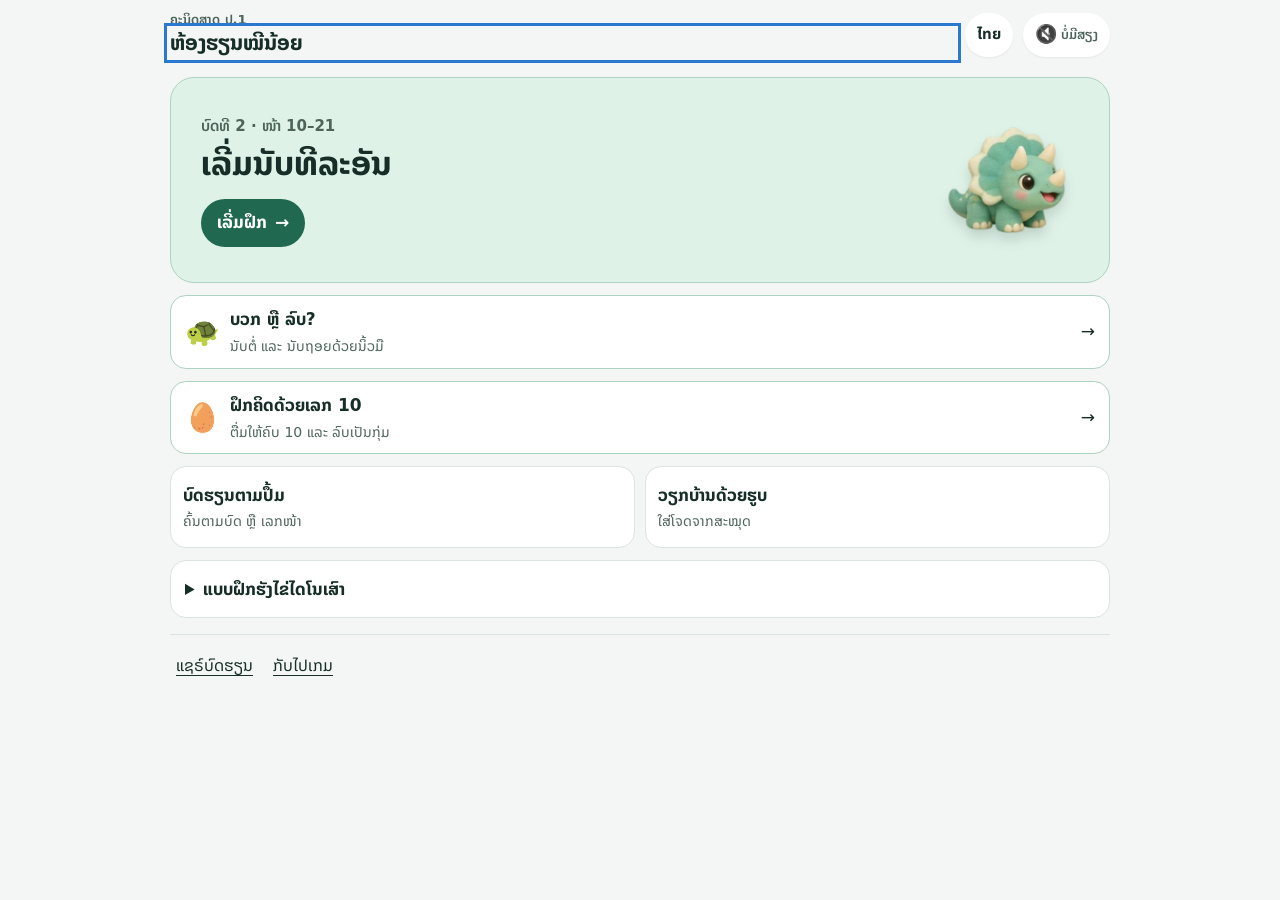
<file: lessons.html>
<!doctype html>
<html lang="lo">
<head>
<meta charset="utf-8">
<meta name="viewport" content="width=device-width, initial-scale=1, viewport-fit=cover">
<meta name="theme-color" content="#F6F7F9">
<meta name="description" content="ບົດຮຽນຄະນິດສາດ ປ.1 ຕາມແບບຮຽນລາວ ທີລະບົດ · บทเรียนคณิตศาสตร์ ป.1 ตามแบบเรียนลาว">
<meta property="og:type" content="website">
<meta property="og:title" content="ຫ້ອງຮຽນໝີນ້ອຍ ປ.1 · ห้องเรียนหมีน้อย ป.1">
<meta property="og:description" content="ບົດຮຽນຄະນິດສາດຕາມປຶ້ມ ປ.1 ແລະ ໂຈດທີ່ແຕະລອງໄດ້ · บทเรียนตามแบบเรียนลาวและโจทย์ที่แตะลองได้">
<meta property="og:image" content="https://sanyapanyasa.github.io/nab-lex/icons/icon-512.png">
<link rel="icon" href="icons/favicon-48.png" sizes="48x48" type="image/png">
<link rel="apple-touch-icon" href="icons/apple-touch-icon.png">
<title>ຫ້ອງຮຽນໝີນ້ອຍ ປ.1</title>
<link rel="stylesheet" href="fonts/languages.css">
<link rel="preconnect" href="https://fonts.googleapis.com">
<link rel="preconnect" href="https://fonts.gstatic.com" crossorigin>
<link rel="stylesheet" media="print" onload="this.media='all'" href="https://fonts.googleapis.com/css2?family=Fredoka:wght@500;600;700&display=swap">
<style>
/* Layout: one calm column. Contents is a plain list of chapters; a chapter shows one thing at a time
   through three tabs (learn, practise, grown-ups), so the child only ever sees one picture, one
   sentence and one row of big buttons. */
:root {
  --bg: #F3F6F4; --card: #FFFFFF; --ink: #162E27; --soft: #4D645B; --line: #D9E5DE;
  --accent: #206850; --accent-soft: #DDF1E7; --on-accent: #FFFFFF;
  --hero: #DFF2E8; --hero-edge: #AED3C0;
  --good: #178A52; --good-soft: #E2F4EA; --on-good: #FFFFFF;
  --sun: #F2B200; --sun-soft: #FFF5D6; --on-sun: #2A2108;
  --sky: #2A78CF; --sky-soft: #E3EEFB; --tomato: #D9482F; --tomato-soft: #FDE6E0; --leaf: #17905A; --grape: #7452DB;
  --focus: #2A78CF;
  --font-lo: "Noto Sans Lao", "Phetsarath OT", "Saysettha OT", system-ui, sans-serif;
  --font-th: "Noto Sans Thai", "Leelawadee UI", "Thonburi", system-ui, sans-serif;
  --font-num: "Fredoka", "Noto Sans Lao", "Noto Sans Thai", system-ui, sans-serif;
  --font-emoji: "Apple Color Emoji", "Segoe UI Emoji", "Noto Color Emoji", sans-serif;
  --u: 28px;
  --ink-soft: var(--soft); --rose: var(--accent);
}
@media (prefers-color-scheme: dark) {
  :root:not([data-theme="light"]) {
    --bg: #12161F; --card: #1B212D; --ink: #EDF0F6; --soft: #A3ABBC; --line: #2B3343;
    --accent: #89DDBD; --accent-soft: #223F36; --on-accent: #10291F;
    --hero: #223C34; --hero-edge: #466E61;
    --good: #3DCB86; --good-soft: #143426; --on-good: #06200F;
    --sun: #FFC93D; --sun-soft: #352C12; --on-sun: #231A04;
    --sky: #6AB0F7; --sky-soft: #172C46; --tomato: #FF7E66; --tomato-soft: #3B2019; --leaf: #3DCB86; --grape: #A98CFF;
    --focus: #6AB0F7; color-scheme: dark;
  }
}
:root[data-theme="dark"] {
  --bg: #12161F; --card: #1B212D; --ink: #EDF0F6; --soft: #A3ABBC; --line: #2B3343;
  --accent: #89DDBD; --accent-soft: #223F36; --on-accent: #10291F;
  --hero: #223C34; --hero-edge: #466E61;
  --good: #3DCB86; --good-soft: #143426; --on-good: #06200F;
  --sun: #FFC93D; --sun-soft: #352C12; --on-sun: #231A04;
  --sky: #6AB0F7; --sky-soft: #172C46; --tomato: #FF7E66; --tomato-soft: #3B2019; --leaf: #3DCB86; --grape: #A98CFF;
  --focus: #6AB0F7; color-scheme: dark;
}
*, *::before, *::after { box-sizing: border-box; }
[hidden] { display: none !important; }
body {
  margin: 0; background: var(--bg); color: var(--ink); font: 17px/1.6 var(--font-lo);
  padding-left: max(16px, env(safe-area-inset-left, 0px)); padding-right: max(16px, env(safe-area-inset-right, 0px));
  padding-block: 0 40px; -webkit-tap-highlight-color: transparent;
}
button { font: inherit; color: inherit; cursor: pointer; touch-action: manipulation; }
:focus-visible { outline: 3px solid var(--focus); outline-offset: 3px; }
h1, h2, h3 { margin: 0; line-height: 1.35; text-wrap: balance; }
.th { font-family: var(--font-th); }
.num { font-family: var(--font-num); font-variant-numeric: tabular-nums; }
.wrap { max-width: 720px; margin: 0 auto; }

/* top bar */
body::before { content: ""; position: fixed; inset: 0 0 auto; height: env(safe-area-inset-top, 0px); z-index: 10; background: var(--bg); }
.top { position: sticky; top: env(safe-area-inset-top, 0px); z-index: 5; display: flex; align-items: center; gap: 10px; padding: 12px 0; margin-bottom: 8px; background: var(--bg); }
.ttl { flex: 1; min-width: 0; }
.kicker { font: 600 13px/1.3 var(--font-lo); color: var(--soft); }
.top h1 { font-size: 21px; }
.icon-btn { min-width: 44px; height: 44px; padding: 0 12px; border-radius: 999px; border: 0; background: var(--card); display: inline-flex; align-items: center; justify-content: center; gap: 4px; font-size: 18px; box-shadow: 0 1px 2px rgba(0,0,0,.06); }
.icon-btn small { font: 600 13px/1 var(--font-lo); color: var(--soft); }
.voice-symbol { filter: grayscale(1); }
.voice-panel { max-width: 540px; padding: 12px 16px; margin: 0 0 12px; border: 1px solid var(--line); border-radius: 16px; background: var(--card); font-size: 16px; }
.voice-panel h2 { font-size: 19px; }
.voice-panel p { margin: 4px 0; }
.voice-panel-head, .voice-panel-actions { display: flex; align-items: center; justify-content: space-between; gap: 8px 12px; }
.voice-panel-actions { justify-content: flex-start; flex-wrap: wrap; }
.voice-panel .secondary { margin: 0; padding-inline: 6px; }
.voice-option { display: flex; align-items: center; gap: 10px; min-height: 44px; padding-block: 5px; }
.voice-option input { width: 20px; height: 20px; flex: none; accent-color: var(--accent); }
#voiceFeedback { padding: 8px 10px; border-radius: 10px; background: var(--sky-soft); }

/* contents */
.catalog-search { display: grid; gap: 6px; margin: 0 0 14px; font-weight: 600; }
.catalog-search input, #shareUrl { min-height: 48px; padding: 8px 12px; width: 100%; border: 1px solid var(--hero-edge); border-radius: 12px; background: var(--card); color: var(--ink); font: inherit; }
.catalog-search input:focus, #shareUrl:focus { outline: 2px solid var(--focus); outline-offset: 1px; }
.toc { list-style: none; margin: 0; padding: 0; display: grid; gap: 8px; }
.toc a { display: flex; align-items: center; min-height: 68px; gap: 12px; padding: 11px 14px; height: 100%; border: 1px solid var(--line); border-radius: 14px; background: var(--card); color: inherit; text-decoration: none; }
.toc a:hover { background: var(--accent-soft); }
.toc .n { flex: none; width: 37px; height: 37px; border-radius: 10px; display: grid; place-items: center; background: var(--accent-soft); color: var(--accent); font: 700 18px/1 var(--font-num); }
.toc .review .n { background: var(--good-soft); color: var(--good); }
.toc .t { flex: 1; min-width: 0; font-weight: 600; line-height: 1.4; }
.toc .t small { display: block; font: 13px/1.4 var(--font-lo); color: var(--soft); }
.toc .done { flex: none; font: 600 14px/1.4 var(--font-num); color: var(--soft); text-align: right; }
.toc .done span { display: block; }
@media (min-width: 680px) { .toc { grid-template-columns: 1fr 1fr; } }

/* tabs */
.tabs { display: grid; grid-template-columns: repeat(3, 1fr); gap: 4px; padding: 4px; margin-bottom: 14px; border-radius: 14px; background: var(--card); }
.tabs button { min-height: 44px; border: 0; border-radius: 10px; background: transparent; color: var(--soft); font-weight: 700; font-size: 16px; }
.tabs button[aria-selected="true"] { background: var(--accent); color: var(--on-accent); }

/* learn */
.stage { display: grid; place-items: center; min-height: 190px; padding: 18px 12px; border-radius: 20px; background: var(--card); overflow-x: auto; cursor: pointer; }
.stage > * { animation: pop .3s ease; }
.say { display: grid; gap: 4px; margin: 18px 4px 8px; text-align: center; cursor: pointer; }
.say p { margin: 0; color: var(--soft); font-size: 17px; }
.say p:first-child { color: var(--ink); font-size: 22px; font-weight: 700; line-height: 1.5; }
.say.talk p:first-child { animation: nod .45s ease-in-out 2; }
.nav { display: flex; align-items: center; justify-content: space-between; gap: 12px; margin-top: 16px; }
.round { width: 52px; height: 52px; border-radius: 50%; border: 0; background: var(--card); font: 700 26px/1 var(--font-num); }
.round:disabled { opacity: .3; cursor: default; }
.go { min-height: 52px; padding: 0 24px; border-radius: 999px; border: 0; background: var(--accent); color: var(--on-accent); font-weight: 700; font-size: 18px; }
.dots { display: flex; gap: 6px; justify-content: center; flex-wrap: wrap; }
.dots span { width: 8px; height: 8px; border-radius: 50%; background: var(--line); }
.dots span.on { background: var(--accent); }

/* practice */
.qdots { display: flex; justify-content: center; gap: 8px; margin-bottom: 14px; }
.qdots i { width: 12px; height: 12px; border-radius: 50%; background: var(--line); }
.qdots i.now { background: var(--accent); }
.qdots i.ok { background: var(--sun); }
.qdots i.help { background: var(--sky); }
.qtext { margin: 0 0 14px; font-size: clamp(22px, 5vw, 28px); font-weight: 700; line-height: 1.5; text-align: center; }
.vis { display: grid; place-items: center; min-height: 120px; padding: 16px 12px; border-radius: 20px; background: var(--card); overflow-x: auto; }
.choices { display: flex; flex-wrap: wrap; justify-content: center; gap: 12px; margin-top: 18px; }
.choice { min-width: 84px; min-height: 72px; padding: 6px 18px; border-radius: 20px; border: 0; background: var(--card); font: 700 32px/1.2 var(--font-num); box-shadow: 0 2px 0 var(--line); }
.choice.word { font: 700 20px/1.4 var(--font-lo); }
.choice.pic { font: 40px/1 var(--font-emoji); }
.choice:active { transform: translateY(2px); box-shadow: none; }
.choice.right { background: var(--good); color: var(--on-good); box-shadow: none; }
.choice.wrong { color: var(--soft); outline: 2px dashed var(--soft); outline-offset: -3px; box-shadow: none; text-decoration: line-through; animation: shake .25s; }
.feedback { display: grid; gap: 12px; justify-items: center; margin-top: 18px; padding: 14px 16px; border-radius: 18px; text-align: center; }
.feedback.good { background: var(--good-soft); }
.feedback.help { background: var(--sky-soft); }
.feedback p { margin: 0; font-weight: 600; }
.feedback .th-soft { font-weight: 500; color: var(--soft); }
.feedback .vis { background: transparent; min-height: 0; padding: 0; }
.result { display: grid; gap: 14px; justify-items: center; padding: 20px 0; text-align: center; }
.result .big { font: 700 44px/1 var(--font-num); color: var(--sun); letter-spacing: 6px; }
.result .row { gap: 10px; }
.plain { min-height: 52px; padding: 0 22px; border-radius: 999px; border: 0; background: var(--card); font-weight: 700; font-size: 17px; text-decoration: none; color: inherit; display: inline-flex; align-items: center; }
.quiz-tools { display: flex; align-items: center; justify-content: space-between; gap: 10px; }
.quiz-tools { margin: 0 0 8px; }
.quiz-tools .qdots { margin: 0; }
.quiz-tools .pause-btn { margin: 0; padding: 0 9px; }
.quiz-card { padding: clamp(14px, 4vw, 24px); background: var(--card); border: 1px solid var(--line); border-radius: 20px; }
.quiz-card .vis, .quiz-card .choice, .quiz-card .plain { background: var(--bg); }
.quiz-card .vis { min-height: 104px; }
.quiz-card .choice.right { background: var(--good); }
.quiz-card .choices { gap: 8px; margin: 14px 0 0; }
.quiz-card .choice { min-height: 60px; min-width: min(30%, 77px); padding: 6px 13px; }
.quiz-aids { display: flex; flex-wrap: wrap; justify-content: center; gap: 2px 12px; }
.quiz-aids .secondary { margin-inline: 0; padding-inline: 12px; }
.quiz-aids .secondary:focus-visible, .school-links a:focus-visible { background: var(--accent-soft); }
.quiz-card .feedback:empty { display: none; }
.quiz-card .result { padding: 8px 0; }
.quiz-card .result p { margin: 0; }
.quiz-card .result > .go { display: inline-flex; align-items: center; text-decoration: none; text-align: center; }

/* grown-ups */
.parent { font: 16px/1.65 var(--font-lo); }
.parent h3 { margin: 20px 0 8px; font-size: 16px; color: var(--soft); }
.parent ol, .parent ul { margin: 0; padding-left: 22px; display: grid; gap: 6px; }
.idea { padding: 16px; border-radius: 18px; background: var(--sun-soft); }
.idea .lo { font: 700 18px/1.6 var(--font-lo); }
.idea .tr { margin-top: 6px; color: var(--soft); font-size: 15px; }
.parent details { margin-top: 12px; padding: 12px 14px; border-radius: 14px; background: var(--card); }
.parent summary { cursor: pointer; font-weight: 600; }
.parent details > :not(summary) { margin-top: 8px; }
.parent .game { margin-top: 16px; color: var(--soft); }

/* no-voice note */
.novoice { margin-bottom: 12px; padding: 8px 14px; border-radius: 12px; background: var(--sun-soft); font-size: 14px; }
.novoice summary { cursor: pointer; color: var(--soft); }
.novoice ul { margin: 8px 0 4px; padding-left: 20px; display: grid; gap: 4px; }

/* pictures */
.items { display: flex; flex-wrap: wrap; justify-content: center; gap: 10px 18px; max-width: 100%; }
.grp { display: grid; grid-template-columns: repeat(5, auto); gap: 4px; }
.it { font: 30px/1.15 var(--font-emoji); position: relative; }
.it.x { opacity: .35; }
.it.x::after { content: ""; position: absolute; left: -2px; right: -2px; top: 50%; height: 4px; border-radius: 2px; background: var(--tomato); transform: rotate(-35deg); }
.it.hl { filter: drop-shadow(0 0 6px var(--sun)); }
.frames { display: flex; gap: 10px; flex-wrap: wrap; justify-content: center; }
.frame { display: grid; grid-template-columns: repeat(5, 34px); gap: 4px; padding: 6px; border-radius: 10px; background: var(--bg); border: 2px solid var(--soft); }
.cell { width: 34px; height: 34px; border-radius: 50%; border: 2px dashed var(--line); }
.cell.c1 { background: var(--sky); border: 0; } .cell.c2 { background: var(--tomato); border: 0; } .cell.c3 { background: var(--leaf); border: 0; } .cell.c4 { background: var(--sun); border: 0; }
.cell.w { background: var(--card); border: 2.5px solid var(--soft); }
.cell.hid { background: var(--soft); border: 0; position: relative; }
.cell.hid::after { content: "?"; position: absolute; inset: 0; display: grid; place-items: center; color: var(--card); font: 700 18px/1 var(--font-num); }
.cell.gone { background: transparent; border: 2px solid var(--tomato); position: relative; }
.cell.gone::after { content: "×"; position: absolute; inset: 0; display: grid; place-items: center; color: var(--tomato); font: 700 22px/1 var(--font-num); }
.eq { font: 700 42px/1.2 var(--font-num); display: flex; align-items: center; gap: 12px; flex-wrap: wrap; justify-content: center; }
.eq .box { min-width: 56px; height: 58px; padding: 0 8px; display: inline-grid; place-items: center; border: 3px dashed var(--accent); border-radius: 12px; color: var(--accent); }
.eq .hit { color: var(--good); }
.col { display: grid; gap: 12px; justify-items: center; }
.row { display: flex; gap: 16px; align-items: center; justify-content: center; flex-wrap: wrap; }
.lbl { font: 600 15px/1.3 var(--font-lo); color: var(--soft); text-align: center; }
.rods { display: flex; gap: 8px; align-items: flex-end; }
.rod { display: grid; grid-template-rows: repeat(10, 12px); gap: 1px; padding: 2px; border-radius: 4px; background: var(--sky); }
.rod i { width: 18px; background: var(--card); opacity: .35; border-radius: 2px; }
.cube { width: 22px; height: 22px; border-radius: 3px; background: var(--tomato); }
.ones { display: grid; grid-template-columns: repeat(5, 22px); gap: 3px; align-content: end; }
.pv { display: grid; grid-template-columns: repeat(2, 110px); border: 2px solid var(--soft); border-radius: 10px; overflow: hidden; text-align: center; background: var(--card); }
.pv span { padding: 4px; border-bottom: 2px solid var(--soft); font: 600 14px/1.3 var(--font-lo); }
.pv b { font: 700 36px/1.4 var(--font-num); }
.pv span:first-child, .pv b:nth-of-type(1) { border-right: 2px solid var(--soft); }
.strip { display: flex; gap: 2px; }
.strip i { width: calc(var(--u) - 2px); height: calc(var(--u) - 2px); border-radius: 4px; }
.bars { display: grid; gap: 8px; justify-items: start; }
.bars .row { justify-content: flex-start; gap: 8px; flex-wrap: nowrap; }
.grid100 { display: grid; grid-template-columns: repeat(10, minmax(26px, 1fr)); gap: 2px; width: min(100%, 420px); font: 600 13px/26px var(--font-num); text-align: center; }
.grid100 span { border-radius: 4px; background: var(--bg); }
.grid100 span.on { background: var(--sun); color: var(--on-sun); }
svg text { font-family: var(--font-num); }
.big-lao { font: 700 56px/1.2 var(--font-lo); letter-spacing: 6px; }
.foundation-link { display: grid; grid-template-columns: minmax(0, 1fr) auto; align-items: center; gap: 8px; padding: clamp(16px, 4vw, 30px); margin-bottom: 12px; color: var(--ink); background: var(--hero); border: 1px solid var(--hero-edge); border-radius: 24px; text-decoration: none; }
.foundation-link h2 { font-size: clamp(23px, 5.5vw, 33px); text-wrap: wrap; }
.foundation-link p { margin: 0 0 4px; color: var(--soft); font-size: 15px; font-weight: 600; }
.foundation-link .go { margin-top: 12px; display: inline-flex; align-items: center; gap: 8px; min-height: 48px; font-size: 17px; padding-inline: 16px; }
.foundation-link .lesson-dino { width: clamp(76px, 24vw, 144px); height: auto; aspect-ratio: 1; filter: drop-shadow(0 8px 6px #10291f24); }
.school-links { display: grid; grid-template-columns: 1fr 1fr; gap: 10px; margin-bottom: 12px; }
.school-links a { display: flex; flex-direction: column; justify-content: center; gap: 3px; min-height: 82px; padding: 12px; background: var(--card); color: var(--ink); border: 1px solid var(--line); border-radius: 16px; text-decoration: none; line-height: 1.45; }
.school-links small { color: var(--soft); font-size: 14px; }
.practice-link { display: flex; align-items: center; justify-content: space-between; gap: 10px; min-height: 64px; padding: 10px 14px; margin-bottom: 12px; border: 1px solid var(--hero-edge); border-radius: 16px; background: var(--card); color: var(--ink); text-decoration: none; }
.practice-link-label { display: grid; gap: 2px; flex: 1; }
.practice-link small { color: var(--soft); font-size: 14px; }
.practice-link-icon { font: 28px/1 var(--font-emoji); }
#shortResume { background: var(--accent-soft); }
.home-restart { display: inline-flex; align-items: center; margin: 0 0 8px; }
.share-footer { display: flex; flex-wrap: wrap; align-items: center; gap: 6px 14px; margin-top: 16px; padding-top: 8px; border-top: 1px solid var(--line); color: var(--soft); font-size: 15px; }
.share-footer .secondary { display: inline-flex; align-items: center; margin: 0; }
.share-footer p { margin: 0; }
.quick-coach { padding: 4px 14px; margin-top: 10px; border-radius: 14px; background: var(--card); font-size: 15px; }
.quick-coach summary { cursor: pointer; min-height: 44px; align-content: center; font-weight: 700; }
.quick-coach[open] { padding-bottom: 10px; }
.quick-coach p { margin: 6px 0 10px; }
.quick-coach strong { display: block; }
.quick-coach button { min-height: 44px; }
.quick-coach .secondary, .reflection .secondary { margin-inline: 0; }
.reflection { padding: 12px; margin-top: 10px; border-radius: 14px; background: var(--good-soft); text-align: center; }
.reflection p { margin: 0 0 6px; }
.reflection a { display: inline-flex; align-items: center; }
.count-on-board { display: grid; gap: 10px; justify-items: center; width: 100%; }
.count-on-board svg { max-height: 126px; }
.homework-form { display: grid; gap: 12px; max-width: 420px; margin: 0 auto; text-align: start; }
.homework-form p { margin: 0; }
.homework-fields, .work-groups { display: grid; grid-template-columns: repeat(2, minmax(0, 1fr)); gap: 8px; }
.homework-form label { display: grid; gap: 4px; align-content: end; font-size: 15px; font-weight: 700; }
.homework-form input, .homework-form select { width: 100%; min-height: 46px; padding: 6px 10px; border: 1px solid var(--soft); border-radius: 10px; background: var(--bg); color: var(--ink); font: inherit; }
.homework-form input { font: 600 23px/1 var(--font-num); }
.homework-form [aria-invalid="true"] { border-color: var(--tomato); }
.work-error { color: var(--ink); background: var(--tomato-soft); padding: 8px 12px; border-radius: 10px; }
#workNest #nestBook, #workNest #nestFinish { display: none; }
#workBond { padding-top: 10px; }
#workBond svg { max-height: 130px; }
.work-groups { margin: 12px 0; }
.work-groups > div { padding: 8px 4px; background: var(--sky-soft); border-radius: 12px; }
.work-groups h3 { font-size: 15px; margin-bottom: 6px; }
.work-groups .frames { display: grid; gap: 4px; width: min(100%, 130px); margin: auto; }
.work-groups .frame { grid-template-columns: repeat(5, minmax(0, 1fr)); gap: 3px; padding: 3px; }
.work-groups .cell { width: 100%; height: auto; aspect-ratio: 1; }
.work-groups .cell.c2 { border-radius: 4px; animation: pop .3s ease-out; }
.work-groups .rods { justify-content: center; flex-wrap: wrap; gap: 5px; }
.work-groups .rod { grid-template-rows: repeat(10, 4px); }
.work-groups .rod i { width: 9px; }
.work-groups .ones { grid-template-columns: repeat(5, 10px); }
.work-groups .cube { width: 10px; height: 10px; }
.work-footer { text-align: center; }
.work-footer > p { margin: 8px 0; }
.work-footer .secondary { display: inline-flex; align-items: center; margin-inline: 6px; }
.work-footer .quick-coach { text-align: start; }
.lesson-dino { display: inline-block; vertical-align: middle; width: 52px; height: 52px; flex: none; background: url("icons/practice-creatures.webp") 0 0 / 400% 300% no-repeat; }
.activity .lesson-dino { width: 40px; height: 40px; margin-inline-end: 6px; }
.phase-row { display: flex; align-items: center; justify-content: center; gap: 8px; margin-bottom: 6px; }
.phase-row .phase { margin-bottom: 0; }
.act-listen { border: 1px solid var(--line); border-radius: 50%; min-width: 44px; min-height: 44px; background: var(--bg); }
.feedback .frames { margin-top: 8px; }
.activity .finish-link { display: inline-flex; align-items: center; }
.activity .finish-link.go { text-decoration: none; }
.stage-move { max-width: 100%; padding: 6px; border: 2px dashed var(--sky); border-radius: 14px; background: var(--bg); }
.bridge-picture { animation: pop .26s ease-out; }
#toc { scroll-margin-top: 86px; }
.activity { padding: clamp(14px, 4vw, 28px); border-radius: 20px; background: var(--card); text-align: center; }
.activity .phase { margin: 0 0 8px; font-size: 14px; color: var(--soft); }
.activity h2 { font-size: clamp(22px, 5vw, 28px); line-height: 1.5; }
.activity-picture { display: grid; grid-template-columns: minmax(0, 1fr); justify-items: center; align-content: center; gap: 12px; width: 100%; min-height: 110px; margin: 16px auto; }
.activity-picture:empty { display: none; }
.activity .eq { font-size: clamp(28px, 7vw, 38px); gap: 8px; }
.activity .eq .box { min-width: 42px; height: 46px; border-radius: 9px; }
.activity .choices { gap: 8px; margin: 0; }
.activity .choice { min-width: 60px; min-height: 52px; padding: 7px 14px; background: var(--bg); }
.activity .choice.word { font-size: 17px; }
.activity .choice[aria-disabled="true"] { color: var(--soft); text-decoration: line-through; }
.activity .go { min-height: 48px; }
.secondary { display: block; margin: 8px auto 0; min-height: 44px; border: 0; border-radius: 12px; background: transparent; color: var(--ink); text-decoration: underline; text-underline-offset: 4px; font-size: 16px; }
.activity .feedback { margin: 12px 0 0; }
.activity .feedback:empty { display: none; }
.act-counters { display: grid; grid-template-columns: repeat(var(--columns, 5), minmax(0, 1fr)); width: min(100%, 350px); gap: 6px; }
.act-token { position: relative; display: grid; place-items: center; min-height: 54px; min-width: 0; padding: 0; border-radius: 12px; background: var(--bg); border: 2px solid var(--line); font: clamp(27px, 8vw, 36px)/1 var(--font-emoji); }
.act-token.new, .act-token.counted { background: var(--good-soft); border-color: var(--good); }
.act-token.empty { background: transparent; border: 2px dashed var(--soft); }
.turtle-board { display: grid; gap: 8px; width: min(100%, 380px); text-align: start; }
.turtle-zone { min-width: 0; padding: 8px; border-radius: 14px; background: var(--sun-soft); }
.turtle-zone + .turtle-zone { background: var(--sky-soft); }
.turtle-zone h3 { margin: 0 0 6px; font-size: 16px; }
.turtle-zone .act-counters { --columns: 5; grid-template-columns: repeat(5, minmax(0, 1fr)); gap: 4px; min-height: 54px; }
.turtle-zone .act-token { border-color: transparent; }
.turtle-zone .act-token[data-move] { border-color: var(--sky); }
.short-card { display: grid; gap: 10px; }
.short-card p, .short-card .phase-row, .short-card .choices { margin: 0; }
.short-card .go { display: inline-flex; align-items: center; justify-content: center; gap: 8px; text-decoration: none; }
.short-card .secondary { display: inline-flex; align-items: center; margin: 4px 6px 0; }
.short-card .feedback { margin-top: 0; }
.change-board { display: grid; gap: 7px; width: min(100%, 520px); margin: 0 auto; text-align: start; }
.change-board .act-token[data-change-step] { border: 2px dashed var(--sky); }
.change-board .act-counters { min-height: 48px; width: min(100%, 270px); }
.change-board .act-token { min-height: 46px; }
.change-count { padding: 8px; border-radius: 12px; background: var(--accent-soft); }
.change-count p + p { margin-top: 3px; }
.change-track { display: flex; justify-content: center; align-items: center; flex-wrap: wrap; gap: 6px; margin: 5px 0; }
.change-track b { display: grid; place-items: center; min-width: 34px; padding: 1px 5px; border-radius: 7px; background: var(--card); font-size: 23px; }
.change-track b:last-child { color: var(--accent); }
@media (min-width: 680px) {
  .change-board { grid-template-columns: repeat(2, minmax(0, 1fr)); }
  .change-board .act-token { min-height: 52px; }
}
.act-token b { position: absolute; right: -2px; bottom: -2px; min-width: 21px; border-radius: 8px; background: var(--good); color: var(--on-good); font: 700 15px/21px var(--font-num); }
.act-token[data-move], .pair-token[data-move] { border: 2px dashed var(--sky); }
.act-counts { display: flex; justify-content: center; flex-wrap: wrap; gap: 4px 16px; font-size: 16px; }
.act-counts b { font-size: 20px; }
.act-pairs { display: grid; justify-content: center; align-items: center; column-gap: 6px; }
.act-pairs .lbl { text-align: right; }
.pair-token { display: grid; place-items: center; width: clamp(35px, 10vw, 46px); min-height: 44px; border: 2px solid transparent; border-radius: 8px; background: transparent; font: 26px/1 var(--font-emoji); }
.pair-line { height: 18px; width: 3px; justify-self: center; background: var(--good); }
.unpaired { outline: 2px dashed var(--accent); }
.act-hint { margin-top: 8px; }
.act-help { margin: 8px 0; }
.qdots { align-items: center; }
.qdots span { font-size: 14px; color: var(--soft); }
.parent .idea p { margin: 4px 0 10px; }
.parent .idea p:last-child { margin-bottom: 0; }
.parent .idea strong { display: block; color: var(--ink); }
.sr { position: absolute; width: 1px; height: 1px; overflow: hidden; clip-path: inset(50%); white-space: nowrap; }
.stage, .vis { grid-template-columns: minmax(0, 1fr); }
.stage svg, .vis svg, .activity svg { max-width: 100%; height: auto; }
.col, .row, .activity-picture > * { min-width: 0; max-width: 100%; }

.nest-links { margin: 0; padding: 4px 14px; border: 1px solid var(--line); border-radius: 16px; background: var(--card); }
.nest-links summary { min-height: 48px; align-content: center; cursor: pointer; font-weight: 700; }
.nest-links[open] { padding-bottom: 12px; }
.nest-links div { display: grid; grid-template-columns: repeat(2, minmax(0,1fr)); gap: 6px; margin-top: 8px; }
.nest-links a, .nest-launch { display: grid; align-content: center; min-height: 44px; border-radius: 10px; background: var(--good-soft); color: var(--ink); text-decoration: none; text-align: center; font-weight: 700; }
.nest-links #nestContinue { background: transparent; font-size: 15px; text-decoration: underline; }
.nest-launch { padding: 7px 12px; margin: 10px 0 0; }
.nest-game { padding: clamp(12px,3vw,22px); border-radius: 22px; background: var(--card); }
.nest-game h2 { margin: 4px 0 10px; font: 700 clamp(22px,5vw,28px)/1.45 var(--font-lo); text-align: center; }
.nest-level { display: flex; align-items: center; justify-content: center; gap: 8px; color: var(--soft); font-size: 14px; }
.nest-level .lesson-dino { width: 38px; height: 38px; }
.nest-game[data-solved="true"] .lesson-dino { background-position-y: 50%; animation: nod .42s ease-out; }
.nest-eq { text-align: center; color: var(--ink); font: 700 clamp(28px,7vw,38px)/1.25 var(--font-num); margin: 8px 0 12px; }
.nest-eq b { display: inline-grid; place-items: center; min-width: 1.2em; min-height: 1.15em; border: 2px dashed var(--accent); border-radius: 8px; vertical-align: bottom; }
.nest-eq b:not(:empty) { border-color: var(--good); color: var(--good); }
.nest-board { display: grid; gap: 7px; }
.nest-take-plan, .nest-take-steps { display: flex; justify-content: center; flex-wrap: wrap; align-items: center; gap: 6px 14px; margin: 10px 0; text-align: center; }
.nest-take-plan { font-size: 16px; }
.nest-take-plan .num, .nest-take-steps .num { font-size: 23px; }
.nest-take-steps .num { padding: 4px 10px; border-radius: 9px; background: var(--good-soft); }
.nest-zone { padding: 5px 10px 9px; min-width: 0; border-radius: 15px; background: var(--sun-soft); border: 1px solid var(--line); }
.nest-zone + .nest-zone { background: var(--sky-soft); }
.nest-zone h3 { font-size: 15px; margin: 0 0 4px; }
.nest-cargo { display: flex; flex-wrap: wrap; gap: 5px; align-items: center; min-height: 44px; }
.nest-trays, .nest-loose { display: flex; flex-wrap: wrap; gap: 3px; align-items: center; max-width: 100%; }
.nest-loose { display: grid; grid-template-columns: repeat(5, auto); justify-content: start; }
.nest-trays:empty, .nest-loose:empty { display: none; }
.nest-piece { position: relative; color: var(--ink); }
.nest-tray { display: grid; grid-template-columns: repeat(5, 1fr); gap: 2px; width: 73px; min-height: 44px; padding: 4px; border: 2px solid var(--soft); border-radius: 9px; background: var(--card); }
.nest-egg { display: grid; place-items: center; min-width: 0; width: 24px; height: 32px; padding: 0; border: 0; background: transparent; border-radius: 12px; }
.nest-egg:enabled { width: 44px; height: 46px; }
.nest-piece:enabled { cursor: pointer; outline: 2px dashed var(--sky); outline-offset: -2px; }
.nest-egg:enabled { outline: 0; }
.nest-egg:enabled:first-child { outline: 2px dashed var(--sky); }
.nest-piece:enabled:focus-visible { outline: 3px solid var(--focus); }
.nest-piece:disabled { opacity: 1; cursor: default; }
.nest-speckle { display: block; width: 100%; aspect-ratio: .75; border-radius: 50% 50% 46% 46% / 62% 62% 38% 38%; border: 1px solid #806235; background: radial-gradient(circle at 61% 63%, #82642c 0 9%, transparent 10%), radial-gradient(circle at 36% 43%, #ab8241 0 10%, transparent 11%), #ffe6ad; }
.nest-egg .nest-speckle { width: 22px; }
.nest-game[data-action="check"] #nestHome .nest-egg { width: 44px; height: 46px; }
.nest-game[data-action="check"] .nest-opened .nest-speckle { outline: 2px dashed var(--sky); outline-offset: 2px; }
.nest-tray .lit { background-color: #95e1b0; outline: 1px solid #388455; }
.nest-stats { display: flex; flex-wrap: wrap; justify-content: center; gap: 4px 14px; margin: 6px 0; color: var(--ink); font-size: 15px; }
.nest-stats:empty, .nest-feedback:empty { display: none; }
.nest-controls { text-align: center; margin-top: 10px; }
.nest-controls .go { min-height: 46px; }
.nest-controls .choices { margin: 0; gap: 7px; }
.nest-controls .choice { min-width: 60px; min-height: 48px; font-size: 24px; background: var(--bg); }
.nest-controls .choice.word { font-size: 17px; }
.nest-feedback { margin: 10px 0; padding: 9px 12px; border-radius: 12px; background: var(--sky-soft); text-align: center; }
.nest-game[data-solved="true"] .nest-feedback { background: var(--good-soft); }
.nest-footer { display: flex; flex-wrap: wrap; justify-content: center; gap: 4px 16px; }
.nest-footer .secondary { margin: 2px 0 0; }

.ten-tabs { display: flex; flex-wrap: wrap; justify-content: center; gap: 6px; margin: 0 0 12px; }
.ten-tabs a { display: grid; place-items: center; min-height: 44px; padding: 5px 12px; border: 1px solid var(--line); border-radius: 11px; color: var(--ink); background: var(--card); text-decoration: none; font-size: 15px; font-weight: 700; }
.ten-tabs a[aria-current="page"] { background: var(--accent-soft); border-color: var(--hero-edge); }
@media (max-width: 380px) {
  .ten-tabs { gap: 4px; }
  .ten-tabs a { padding-inline: 8px; font-size: 14px; }
}
.ten-board { display: grid; gap: 7px; width: min(100%, 590px); margin: 0 auto; }
.ten-board.take .nest-zone { text-align: start; }
.ten-frame { display: grid; grid-template-columns: repeat(5, minmax(0, 1fr)); gap: 5px; width: min(100%, 298px); padding: 7px; margin: 0 auto; background: var(--sun-soft); border: 2px solid var(--hero-edge); border-radius: 14px; }
.ten-frame .ten-cell { display: grid; place-items: center; min-width: 0; min-height: 44px; padding: 0; background: var(--card); border: 1px dashed var(--soft); border-radius: 7px; }
.ten-frame .ten-cell.filled { border-style: solid; border-color: var(--line); }
.ten-frame .ten-cell.added { background: var(--accent-soft); }
.ten-frame .ten-cell[data-ten-step] { border: 2px dashed var(--sky); }
.ten-cell .nest-speckle, #tenControls .nest-speckle { width: min(68%, 25px); }
.ten-cell.added .nest-speckle { background-color: #95e1b0; border-color: #388455; }
#tenControls .go > .nest-speckle { flex: 0 0 18px; }
.ten-legend { display: flex; flex-wrap: wrap; justify-content: center; gap: 4px 15px; font-size: 15px; }
.ten-legend span + span { color: var(--accent); font-weight: 700; }
.ten-cargo { display: flex; flex-wrap: wrap; align-items: center; gap: 6px; min-height: 48px; }
.ten-cargo.empty { min-height: 0; }
.ten-bundle-group { display: flex; align-items: center; gap: 6px; }
.ten-cargo .ten-bundle { width: 91px; }
.ten-loose { display: grid; grid-template-columns: repeat(5, minmax(0, 1fr)); width: min(100%, 240px); gap: 3px; }
.ten-loose:empty { display: none; }
.ten-loose .nest-egg { width: 100%; height: 44px; }
.ten-loose .nest-egg:enabled { outline: 2px dashed var(--sky); }
.ten-proof { display: flex; flex-wrap: wrap; justify-content: center; align-items: center; gap: 5px 12px; font-size: 16px; }
.ten-proof p { flex-basis: 100%; }
.ten-proof .num { padding: 3px 9px; border-radius: 8px; background: var(--accent-soft); font-size: 20px; }
@media (min-width: 680px) {
  .ten-board.take { grid-template-columns: repeat(2, minmax(0, 1fr)); }
  .ten-frame .ten-cell { min-height: 54px; }
}

@media (min-width: 680px) {
  .act-token { min-height: 66px; font-size: 40px; }
  .quiz-card .choice, .activity .choice { min-height: 64px; }
  .activity .go, .nest-controls .go { min-height: 56px; }
  .nest-egg:enabled { height: 54px; width: 51px; }
  .nest-egg .nest-speckle { width: 25px; }
}
@media (min-width: 900px) and (orientation: landscape) {
  .wrap { max-width: 940px; }
  #starter .activity:has(#actPicture:not(:empty)), .quiz-card:has(> .vis) {
    display: grid; grid-template-columns: minmax(0, 1.05fr) minmax(0, .95fr);
    column-gap: clamp(16px, 3vw, 34px); align-items: center;
  }
  #starter .activity:has(#actPicture:not(:empty)) > :not(#actPicture), .quiz-card:has(> .vis) > :not(.vis) { grid-column: 2; }
  #starter .activity #actPicture, .quiz-card > .vis { grid-column: 1; grid-row: 1 / span 5; }
  .nest-board { grid-template-columns: repeat(2, minmax(0, 1fr)); }
}

html[lang="th"] { --font-lo: "Noto Sans Thai", "Leelawadee UI", "Thonburi", system-ui, sans-serif; }
.language-btn { font: 700 15px/1.3 "Noto Sans Thai", "Noto Sans Lao", system-ui, sans-serif; }
html[lang="th"] .only-lo, html[lang="lo"] .only-th { display: none !important; }
#voiceChoice { max-width: 100%; min-height: 44px; font: inherit; }
@media(max-width: 400px) { .top { gap: 6px; } .top h1 { font-size: 18px; } }
@keyframes shake { 0%, 100% { translate: 0; } 25% { translate: -6px; } 75% { translate: 6px; } }
@keyframes nod { 0%, 100% { transform: none; } 40% { transform: scale(1.04); } }
@keyframes pop { from { transform: scale(.92); opacity: .5; } to { transform: none; opacity: 1; } }
@media (prefers-reduced-motion: reduce) { *, *::before, *::after { animation: none !important; transition: none !important; } }
@media (max-width: 480px) {
  :root { --u: 22px; }
  .eq { font-size: 34px; gap: 8px; } .say p:first-child { font-size: 22px; }
  .frame { grid-template-columns: repeat(5, 28px); } .cell { width: 28px; height: 28px; }
  .icon-btn small { display: none; }
}
</style>

<div class="wrap">
  <header class="top">
    <button class="icon-btn" id="backBtn" type="button" aria-label="ສາລະບານ" hidden>←</button>
    <div class="ttl"><div class="kicker" id="kicker">ຄະນິດສາດ ປ.1</div><h1 id="topTitle" tabindex="-1">ຫ້ອງຮຽນໝີນ້ອຍ</h1></div>
    <button class="icon-btn language-btn" type="button" id="languageBtn" data-original lang="th" aria-label="เปลี่ยนเป็นภาษาไทย">ไทย</button>
    <button class="icon-btn" id="voiceBtn" type="button" aria-expanded="false" aria-controls="voicePanel" aria-label="ຕັ້ງຄ່າສຽງ">🔊</button>
  </header>

  <section id="voicePanel" class="voice-panel" aria-labelledby="voiceTitle" hidden>
    <div class="voice-panel-head">
      <h2 id="voiceTitle" tabindex="-1">ຕັ້ງຄ່າສຽງ</h2>
      <button type="button" class="secondary" id="voiceClose">ປິດ</button>
    </div>
    <p id="voiceAvailability" role="status"></p>
    <label class="voice-option"><input type="checkbox" id="voiceEnabled"> ເປີດສຽງອ່ານໂຈດ</label>
    <label class="voice-option" id="thaiVoiceSetting" hidden><input type="checkbox" id="thaiVoice"> ໃຊ້ສຽງໄທເມື່ອຫາສຽງລາວບໍ່ພົບ</label>
    <label id="chooseVoiceLabel" hidden>ເລືອກສຽງອ່ານ <select id="voiceChoice"></select></label>
    <div class="voice-panel-actions">
      <button type="button" class="secondary" id="voiceSample">ລອງສຽງອ່ານ</button>
      <button type="button" class="secondary" id="audioSample">ລອງສຽງກະດິ່ງ</button>
    </div>
    <p id="voiceFeedback" role="status" hidden></p>
  </section>

  <main id="home">
    <a class="practice-link" id="shortResume" href="#short-resume" hidden><span class="practice-link-label"><strong>ຫຼິ້ນຕໍ່</strong><small id="shortResumeLabel"></small></span><span aria-hidden="true">→</span></a>
    <a class="foundation-link" id="foundationLink" href="#bot-2">
      <div>
        <p id="foundationTopic"></p>
        <h2 id="foundationTitle">ເລີ່ມນັບທີລະອັນ</h2>
        <span class="go"><span id="foundationAction">ເລີ່ມຝຶກ</span><span aria-hidden="true">→</span></span>
      </div>
      <span class="lesson-dino" aria-hidden="true"></span>
    </a>
    <a class="secondary home-restart" id="foundationNext" href="#bot-2" hidden>ໄປບົດທີ່ແນະນຳ</a>
    <a class="change-link practice-link" href="#change"><span class="practice-link-icon" aria-hidden="true">🐢</span><span class="practice-link-label"><strong>ບວກ ຫຼື ລົບ?</strong><small>ນັບຕໍ່ ແລະ ນັບຖອຍດ້ວຍນິ້ວມື</small></span><span aria-hidden="true">→</span></a>
    <a class="practice-link" id="tenShortcut" href="#make-ten"><span class="practice-link-icon" aria-hidden="true">🥚</span><span class="practice-link-label"><strong>ຝຶກຄິດດ້ວຍເລກ 10</strong><small>ຕື່ມໃຫ້ຄົບ 10 ແລະ ລົບເປັນກຸ່ມ</small></span><span aria-hidden="true">→</span></a>
    <div class="school-links">
      <a href="#toc" id="schoolLink"><strong>ບົດຮຽນຕາມປຶ້ມ</strong><small>ຄົ້ນຕາມບົດ ຫຼື ເລກໜ້າ</small></a>
      <a href="#homework"><strong>ວຽກບ້ານດ້ວຍຮູບ</strong><small>ໃສ່ໂຈດຈາກສະໝຸດ</small></a>
    </div>
    <details class="nest-links"><summary>ແບບຝຶກຮັງໄຂ່ໄດໂນເສົາ</summary><div>
      <a href="#bot-7-nest">10 + 10</a><a href="#bot-14-nest">14 − 13</a>
      <a href="#bot-17-nest">15 + 20</a><a href="#bot-14-exchange">25 − 16</a>
    </div><a id="nestContinue" class="secondary" hidden></a></details>
  </main>

  <main id="changeLesson" hidden>
    <section class="activity short-card" aria-labelledby="changePrompt">
      <div class="phase-row"><p class="phase" id="changePhase"></p><button class="act-listen" id="changeListen" type="button" aria-label="ຟັງຄຳຖາມ" hidden>🔊</button></div>
      <h2 id="changePrompt" tabindex="-1"></h2>
      <div id="changeFeedback" class="feedback help" role="status"></div>
      <div id="changeEquation" hidden></div>
      <div id="changeBoard" class="change-board" hidden></div>
      <div id="changeCount" class="change-count" hidden>
        <p id="changeCountLabel">ຈຳນວນເຕົ່າເທິງຝັ່ງ</p>
        <div class="change-track" id="changeTrack" role="img"></div>
        <p id="changeFingers"></p>
      </div>
      <div id="changeControls"></div>
    </section>
    <button class="secondary change-pause" data-short-pause type="button">ພັກກ່ອນ</button>
    <details class="quick-coach" id="changeCoach">
      <summary>ວິທີສອນສຳລັບພໍ່ແມ່</summary>
      <p>ໃຊ້ຝາຂວດແທນເຕົ່າ. ວາງ 5 ຝາ ແລ້ວຖາມລູກວ່າ ຖ້າເລື່ອນເຂົ້າມາ 2 ຝາ ຈຳນວນຈະເພີ່ມ ຫຼື ຫຼຸດລົງ?</p>
      <p>ເລີ່ມທີ່ 5. ທຸກເທື່ອທີ່ເລື່ອນເຂົ້າມາ 1 ຝາ ໃຫ້ຊູ 1 ນິ້ວ ແລະ ເວົ້າຈຳນວນໃໝ່ 6, 7. ແລ້ວລອງໃໝ່ຈາກ 5 ໂດຍເລື່ອນອອກ 2 ຝາ. ໃຫ້ລູກຊີ້ຝາທີ່ຍັງເຫຼືອ.</p>
    </details>
  </main>

  <main id="tenLesson" hidden>
    <nav class="ten-tabs" id="tenTabs" aria-label="ເລືອກບົດຝຶກເລກ 10"></nav>
    <section class="activity short-card" aria-labelledby="tenPrompt">
      <div class="phase-row"><p class="phase" id="tenPhase"></p><button class="act-listen" id="tenListen" type="button" aria-label="ຟັງຄຳຖາມ" hidden>🔊</button></div>
      <h2 id="tenPrompt" tabindex="-1"></h2>
      <div id="tenEquation"></div>
      <div class="ten-proof" id="tenProof" hidden></div>
      <div class="feedback help" id="tenFeedback" role="status"></div>
      <div class="ten-board" id="tenBoard" hidden></div>
      <div id="tenControls"></div>
    </section>
    <button class="secondary" data-short-pause type="button">ພັກກ່ອນ</button>
    <details class="quick-coach" id="tenCoach">
      <summary>ວິທີສອນສຳລັບພໍ່ແມ່</summary>
      <p id="tenCoachText"></p>
      <a class="secondary" id="tenBook"></a>
    </details>
  </main>

  <main id="catalog" hidden>
    <label class="catalog-search">ຄົ້ນຫາດ້ວຍເລກບົດ, ເລກໜ້າ ຫຼື ຊື່ບົດ
      <input id="chapterSearch" type="search" placeholder="ໜ້າ 25" autocomplete="off" maxlength="72">
    </label>
    <p id="chapterEmpty" role="status" hidden>ບໍ່ພົບບົດຮຽນ. ລອງພິມເລກໜ້າຈາກປຶ້ມ.</p>
    <ol class="toc" id="toc" tabindex="-1"></ol>
  </main>

  <main id="homework" hidden>
    <form class="activity homework-form" id="workForm" novalidate>
      <label>ປະເພດໂຈດ
        <select id="workOp">
          <option value="fill">ຕື່ມໂຕເລກ (2 + □ = 7)</option>
          <option value="first">ຕື່ມໂຕເລກ (□ + 2 = 7)</option>
          <option value="add">ບວກ (+)</option>
          <option value="take">ລົບ (−)</option>
          <option value="compare">ປຽບທຽບ (&lt; = &gt;)</option>
        </select>
      </label>
      <div class="homework-fields">
        <label><span id="workLabelA"></span><input id="workA" inputmode="numeric" maxlength="3" required></label>
        <label><span id="workLabelB"></span><input id="workB" inputmode="numeric" maxlength="3" required></label>
      </div>
      <p>ໃສ່ໂຕເລກຈາກໂຈດ 0–100.</p>
      <div id="workPreview"></div>
      <p class="work-error" id="workError" role="alert" hidden></p>
      <button class="go" type="submit">ເລີ່ມເຮັດໂຈດ</button>
    </form>
    <section id="workProblem" hidden>
      <div id="workNest"></div>
      <div class="activity" id="workCompare" hidden>
        <div class="phase-row"><p class="phase" id="workComparePhase"></p><button class="act-listen" id="workCompareListen" type="button" aria-label="ຟັງຄຳຖາມ" hidden>🔊</button></div>
        <h2 id="workComparePrompt" tabindex="-1">ຕື່ມເຄື່ອງໝາຍໃດ?</h2>
        <div id="workCompareEq"></div>
        <div class="work-groups" id="workCompareBoard"></div>
        <div id="workCompareChoices" class="choices"></div>
        <button type="button" class="secondary" id="workCompareHelp"></button>
        <div id="workCompareFeedback" class="feedback" role="status"></div>
      </div>
      <div class="work-footer">
        <div id="workBond" hidden></div>
        <p id="workResult" role="status" hidden></p>
        <button class="go" id="workTry" type="button" hidden>ລອງເຮັດເອງອີກ 1 ຂໍ້</button>
        <details class="quick-coach" id="workCoach"><summary>ວິທີສອນສຳລັບພໍ່ແມ່</summary><p id="workParent"></p><a id="workBook" class="secondary"></a></details>
        <button class="secondary" id="workEdit" type="button">ປ່ຽນໂຈດ</button>
        <a class="secondary" href="#">ພໍແລ້ວມື້ນີ້</a>
      </div>
    </section>
  </main>

  <main id="chapter" hidden>
    <nav class="tabs" role="tablist" aria-label="ບົດຮຽນ">
      <button type="button" role="tab" id="tabLearn" aria-controls="viewLearn" aria-selected="true">ຮຽນ</button>
      <button type="button" role="tab" id="tabPractice" aria-controls="viewPractice" aria-selected="false" tabindex="-1">ຝຶກ</button>
      <button type="button" role="tab" id="tabParent" aria-controls="viewParent" aria-selected="false" tabindex="-1">ພໍ່ແມ່</button>
    </nav>

    <section id="viewLearn" role="tabpanel" aria-labelledby="tabLearn">
      <div id="nestPanel" hidden>
        <div class="nest-game" id="nestGame">
          <div class="nest-level"><span class="lesson-dino" aria-hidden="true"></span><span id="nestLevel"></span><button class="act-listen" id="nestListen" type="button" aria-label="ຟັງຄຳຖາມ" hidden>🔊</button></div>
          <h2 id="nestPrompt" tabindex="-1"></h2>
          <div class="nest-eq" id="nestEq" role="img"></div>
          <div class="nest-take-plan" id="nestTakePlan" hidden></div>
          <div class="nest-board" id="nestBoard">
            <div class="nest-zone"><h3 id="nestHomeLabel">ໃນຮັງ</h3><div class="nest-cargo" id="nestHome"><div class="nest-trays"></div><div class="nest-loose"></div></div></div>
            <div class="nest-zone"><h3 id="nestSideLabel"></h3><div class="nest-cargo" id="nestSide"><div class="nest-trays"></div><div class="nest-loose"></div></div></div>
          </div>
          <div class="nest-stats" id="nestStats" aria-live="polite"></div>
          <div class="nest-controls" id="nestControls"></div>
          <div class="nest-feedback" id="nestFeedback" role="status"></div>
          <div class="nest-take-steps" id="nestTakeSteps" hidden></div>
          <div class="nest-footer"><button type="button" class="secondary" id="nestHelp">ໃຊ້ໄຂ່ຊ່ວຍຄິດ</button><button type="button" class="secondary" id="nestJoin" hidden>ເອົາໄຂ່ກັບມາກວດຄືນ</button><button type="button" class="secondary" id="nestReplay">ເຮັດຂໍ້ນີ້ຄືນ</button><a class="secondary" href="#" id="nestFinish" hidden>ພໍແລ້ວມື້ນີ້</a></div>
        </div>
        <a class="secondary" id="nestBook" href="#bot-7">ກັບໄປບົດຮຽນ</a>
      </div>
      <div id="starter">
        <div class="activity" aria-labelledby="actQuestion">
          <div class="phase-row"><p class="phase" id="actPhase"></p><button class="act-listen" id="actListen" type="button" aria-label="ຟັງຄຳຖາມອີກເທື່ອ" hidden>🔊</button></div>
          <h2 id="actQuestion" tabindex="-1"></h2>
          <div class="activity-picture" id="actPicture"></div>
          <div id="actControls"></div>
          <div class="feedback" id="actFeedback" role="status"></div>
          <button class="secondary" id="actHint" type="button" hidden>ຂໍຄຳໃບ້</button>
        </div>
        <div class="reflection" id="actReflection" hidden>
          <p id="actResult"></p>
          <a class="secondary" id="actReview" href="#" hidden></a>
        </div>
        <details class="quick-coach" id="quickCoach">
          <summary>ວິທີສອນສຳລັບພໍ່ແມ່</summary>
          <div id="coachText"></div>
          <button class="secondary" id="coachConfirm" type="button" aria-pressed="false">ລູກສະແດງວິທີຄິດໄດ້</button>
        </details>
        <button class="secondary" id="toBook" type="button">ເບິ່ງບົດຮຽນຕາມປຶ້ມ →</button>
        <a class="nest-launch" id="changeLaunch" href="#change" hidden>🐢 ບວກ ຫຼື ລົບ?</a>
        <a class="nest-launch" id="tenLaunch" href="#make-ten" hidden><span aria-hidden="true">🥚 </span><span>ຝຶກຄິດດ້ວຍເລກ 10</span></a>
      </div>
      <div id="bookSteps" hidden>
      <div class="stage" id="stepVis"></div>
      <div class="say" id="stepSay" aria-live="polite"><div id="stepText"></div></div>
      <div class="nav">
        <button class="round" id="stepPrev" type="button" aria-label="ກັບຄືນ">‹</button>
        <div class="dots" id="stepDots" aria-hidden="true"></div>
        <button class="go" id="stepNext" type="button">ຕໍ່ໄປ</button>
      </div>
      <button class="secondary" id="toStarter" type="button">ກັບໄປລອງເຮັດ</button>
      </div>
      <a id="nestLaunch" class="nest-launch" hidden></a>
    </section>

    <section id="viewPractice" role="tabpanel" aria-labelledby="tabPractice" hidden>
      <div class="quiz-tools">
        <div class="qdots" id="qStars" aria-live="polite"></div>
        <button type="button" class="secondary pause-btn" id="quizPause">ພັກກ່ອນ</button>
      </div>
      <div class="quiz-card" id="practice"></div>
    </section>

    <section id="viewParent" class="parent" role="tabpanel" aria-labelledby="tabParent" hidden>
      <div id="parentBody"></div>
      <button type="button" class="secondary" id="parentVoiceSettings">ຕັ້ງຄ່າສຽງ</button>
    </section>
  </main>
  <footer class="share-footer">
    <button type="button" class="secondary" id="shareButton">ແຊຣ໌ບົດຮຽນ</button>
    <a href="index.html" class="secondary" id="backToGame">ກັບໄປເກມ</a>
    <p id="shareStatus" role="status"></p>
    <input id="shareUrl" aria-label="ລິ້ງຂອງບົດຮຽນ" readonly hidden>
  </footer>
</div>

<script>
(() => {
  "use strict";
  const $ = (s, r = document) => r.querySelector(s);
  let random = Math.random;
  const rnd = (a, b) => a + Math.floor(random() * (b - a + 1));
  const pick = (list) => list[Math.floor(random() * list.length)];
  const shuffle = (list) => { for (let i = list.length - 1; i > 0; i--) { const j = Math.floor(random() * (i + 1)); [list[i], list[j]] = [list[j], list[i]]; } return list; };
  const range = (n) => Array.from({ length: n }, (_, i) => i);
  const esc = (s) => String(s).replace(/[&<>"]/g, (c) => ({ "&": "&amp;", "<": "&lt;", ">": "&gt;", '"': "&quot;" })[c]);

  const LANGUAGE_KEY = "nab-lex.language";
  let language = "lo";
  try {
    const preference = localStorage.getItem(LANGUAGE_KEY) || JSON.parse(localStorage.getItem("nab-bear.v1"))?.lang;
    if (preference === "th") language = "th";
  } catch (e) { /* use Lao on a new or restricted device */ }
  const phrases = new Map();
  let roundPhrases = new Map();
  function line(lo, th) {
    phrases.set(lo, th);
    return lo;
  }
  function thaiText(source) {
    const text = String(source);
    const lookup = s => roundPhrases.get(s) ?? phrases.get(s);
    const direct = lookup(text.trim());
    if (direct !== undefined) return text.replace(text.trim(), () => direct);
    if (text.includes(". ")) return text.split(". ").map(thaiText).join(". ");
    // Captions combine translated labels with numerals, arrows and animal pictures.
    return text.replace(/[ກ-໎ໜ-ໟ]+(?:[ \t]+[ກ-໎ໜ-ໟ]+)*/gu, run => lookup(run) ?? run);
  }
  // Change only displayed text and accessible names. The board, focus, answers and
  // event handlers survive a language switch. Keep the original strings for a return to Lao.
  const originals = new WeakMap();
  const containsLao = /[ກ-໎ໜ-ໟ]/u;
  function localizeNode(node, attr) {
    const current = attr ? node.getAttribute(attr) : node.data;
    if (current == null) return;
    const prior = originals.get(node)?.[attr];
    if (!prior && !containsLao.test(current)) return;
    const source = prior && current === prior.shown ? prior.source : current;
    const shown = language === "th" ? thaiText(source) : source;
    if (current !== shown) {
      if (attr) node.setAttribute(attr, shown);
      else node.data = shown;
    }
    if (language === "th" && source !== shown) {
      const record = originals.get(node) || {};
      record[attr] = { source, shown };
      originals.set(node, record);
    } else if (prior) delete originals.get(node)[attr];
  }
  function paintLocale(node) {
    const element = node.nodeType === 1 ? node : node.parentElement;
    if (!element || element.closest("[data-original]")) return;
    if (node.nodeType === 3) { localizeNode(node, ""); return; }
    if (node.nodeType !== 1) return;
    for (const attr of ["aria-label", "title", "placeholder"]) if (node.hasAttribute(attr)) localizeNode(node, attr);
    node.childNodes.forEach(paintLocale);
  }
  const languageArea = $(".wrap");
  const localeObserver = new MutationObserver(records => {
    if (language !== "th") return;
    for (const r of records) {
      if (!languageArea.contains(r.target)) continue;
      if (r.type === "childList") r.addedNodes.forEach(paintLocale);
      else if (r.type === "characterData") paintLocale(r.target);
      else if (!r.target.closest("[data-original]")) localizeNode(r.target, r.attributeName);
    }
  });
  function displayLanguage() {
    localeObserver.disconnect();
    document.documentElement.lang = language;
    document.title = language === "th" ? "ห้องเรียนหมีน้อย ป.1" : "ຫ້ອງຮຽນໝີນ້ອຍ ປ.1";
    $("#languageBtn").textContent = language === "lo" ? "ไทย" : "ລາວ";
    $("#languageBtn").lang = language === "lo" ? "th" : "lo";
    $("#languageBtn").setAttribute("aria-label", language === "lo" ? "เปลี่ยนเป็นภาษาไทย" : "ປ່ຽນເປັນພາສາລາວ");
    renderVoice(pickVoice());
    paintLocale(languageArea);
    if (language === "th") localeObserver.observe(languageArea, {subtree: true, childList: true, characterData: true, attributes: true, attributeFilter: ["aria-label", "title", "placeholder"]});
  }
  function setLanguage(next) {
    if (language === next) return;
    language = next;
    stopLessonSpeech();
    voiceFeedback();
    displayLanguage();
  }
  $("#languageBtn").addEventListener("click", () => {
    setLanguage(language === "lo" ? "th" : "lo");
    try { localStorage.setItem(LANGUAGE_KEY, language); } catch (e) { /* keep this session */ }
  });
  window.addEventListener("pageshow", event => {
    if (!event.persisted) return;
    try {
      const next = localStorage.getItem(LANGUAGE_KEY);
      if (next === "lo" || next === "th") setLanguage(next);
    } catch (e) { /* keep this session */ }
  });

  // Common interface labels and captions used inside the mathematical pictures.
  [
    ["ຄະນິດສາດ ປ.1", "คณิตศาสตร์ ป.1"],
    ["ຫ້ອງຮຽນໝີນ້ອຍ", "ห้องเรียนหมีน้อย"],
    ["ສາລະບານ", "สารบัญ"],
    ["ເລືອກບົດທີ່ລູກກຳລັງຮຽນຢູ່ໂຮງຮຽນ", "เลือกบทที่ลูกกำลังเรียนที่โรงเรียน"],
    ["ລອງຕື່ມໄຂ່ໃຫ້ຄົບ 7", "ลองเติมไข่ให้ครบ 7 ฟอง"],
    ["ຮັງໄຂ່ໄດໂນເສົາ · ຖາດລະ 10", "รังไข่ไดโนเสาร์ · ถาดละ 10 ฟอง"],
    ["ບົດທີ", "บทที่"],
    ["ໜ້າ", "หน้า"],
    ["ຮຽນ", "เรียน"],
    ["ຝຶກ", "ฝึก"],
    ["ພໍ່ແມ່", "พ่อแม่"],
    ["ບົດຮຽນ", "บทเรียน"],
    ["ຟັງຄຳຖາມ", "ฟังคำถาม"],
    ["ຟັງຄຳຖາມອີກເທື່ອ", "ฟังคำถามอีกครั้ง"],
    ["ໃນຮັງ", "ในรัง"],
    ["ລໍຖ້າເຂົ້າຮັງ", "รอย้ายเข้ารัง"],
    ["ສົ່ງໃຫ້ໄດໂນເສົາແລ້ວ", "ให้ไดโนเสาร์แล้ว"],
    ["ໃຊ້ໄຂ່ຊ່ວຍຄິດ", "ใช้ไข่ช่วยคิด"],
    ["ເຮັດຂໍ້ນີ້ຄືນ", "ลองข้อนี้อีกครั้ง"],
    ["ພໍແລ້ວມື້ນີ້", "วันนี้พอแค่นี้"],
    ["ກັບໄປບົດຮຽນ", "กลับไปที่บทเรียน"],
    ["ລອງນຳກັນ", "ลองทำด้วยกัน"],
    ["ລອງເອງ", "ลองทำเอง"],
    ["ຂໍຄຳໃບ້", "ขอคำใบ้"],
    ["ເບິ່ງບົດຮຽນຕາມປຶ້ມ", "ดูบทเรียนตามหนังสือ"],
    ["ກັບຄືນ", "ย้อนกลับ"],
    ["ຕໍ່ໄປ", "ต่อไป"],
    ["ໄປຝຶກ", "ไปฝึก"],
    ["ກັບໄປລອງເຮັດ", "กลับไปลองทำ"],
    ["ສຽງອ່ານ", "เสียงอ่าน"],
    ["ປິດສຽງ", "ปิดเสียง"],
    ["ບໍ່ມີສຽງ", "ไม่มีเสียงอ่าน"],
    ["ລາວ", "ลาว"],
    ["ໄທ", "ไทย"],
    ["ໃຊ້ສຽງໄທໃນບົດທີ່ມີຄຳແປ ຖ້າເຄື່ອງບໍ່ມີສຽງລາວ", "ใช้เสียงไทยแทนเมื่อเครื่องไม่มีเสียงลาว"],
    ["ຂໍ້", "ข้อ"],
    ["ຕອບເອງ", "ตอบเอง"],
    ["ໃນ", "จาก"],
    ["ຕອບເອງໃນຄັ້ງທຳອິດ", "ตอบเองตั้งแต่ครั้งแรก"],
    ["ຝຶກອີກ", "ฝึกอีก"],
    ["ບົດຕໍ່ໄປ", "บทถัดไป"],
    ["ຂໍ້ຕໍ່ໄປ", "ข้อถัดไป"],
    ["ຈົບຮອບ", "จบรอบ"],
    ["ລອງກັບຂອງຈິງ", "ลองกับของจริง"],
    ["ຖາມລູກ", "ลองถามลูก"],
    ["ສັງເກດວິທີຄິດ", "สังเกตวิธีคิด"],
    ["ໃນປຶ້ມ ໜ້າ", "ในหนังสือ หน้า"],
    ["ຄຳອະທິບາຍພາສາໄທ", "คำแนะนำเพิ่มเติมสำหรับพ่อแม่"],
    ["ຖ້າລູກຍັງນັບຂ້າມ ຫຼື ນັບຊ້ຳ ລອງ", "ถ้าลูกยังนับข้ามหรือนับซ้ำ ลอง"],
    ["ແຕະເຕົ່າເພື່ອນັບທີລະໂຕ", "แตะเต่าเพื่อนับทีละตัว"],
    ["ກ່ອນ", "ก่อน"],
    ["ຫຼິ້ນຮັງໄຂ່ດ້ວຍຝາຂວດ", "เล่นรังไข่ด้วยฝาขวด"],
    ["ລູກຕອບເອງ", "ลูกตอบเอง"],
    ["ລູກໃຊ້ຮູບຊ່ວຍຄິດ", "ลูกใช้ภาพช่วยคิด"],
    ["ຝຶກຂໍ້ໃໝ່ຕໍ່", "ฝึกข้อใหม่"],
    ["ຝຶກບວກຂໍ້ໃໝ່ຕໍ່", "ฝึกบวกข้อใหม่"],
    ["ຝຶກລົບຂໍ້ໃໝ່ຕໍ່", "ฝึกลบข้อใหม่"],
    ["ລອງຍ້າຍຖາດໄຂ່", "ลองย้ายถาดไข่"],
    ["ຂໍ້ທ້າລອງຕໍ່ຈາກບົດທີ", "โจทย์ท้าทายต่อจากบทที่"],
    ["ນັບເປັນຖາດ", "นับเป็นถาด"],
    ["ເພີ່ມສອງຖາດ", "เพิ่มสองถาด"],
    ["ເອົາໄຂ່ອອກຈາກຖາດ", "หยิบไข่ออกจากถาด"],
    ["ທ້າລອງຂໍ້ໃໝ່", "ลองโจทย์ใหม่"],
    ["ລອງຂໍ້ໃໝ່", "ลองข้อใหม่"],
    ["ເພີ່ມແລ້ວ", "เติมแล้ว"],
    ["ສົ່ງແລ້ວ", "ให้ไปแล้ว"],
    ["ຖາດໄຂ່", "ถาดไข่"],
    ["ໜ່ວຍ", "ฟอง"],
    ["ໄຂ່", "ไข่"],
    ["ໄຂ່ 1 ໜ່ວຍ", "ไข่ 1 ฟอง"],
    ["ຫ້ອງວ່າງ", "ช่องว่าง"],
    ["ຈັບຄູ່ແລ້ວ", "จับคู่แล้ว"],
    ["ຄູ່", "คู่"],
    ["ນັບແລ້ວ", "นับแล้ว"],
    ["ຍັງເຫຼືອ", "เหลืออยู่"],
    ["ຕອນນີ້ມີ", "ตอนนี้มี"],
    ["ລົງນ້ຳແລ້ວ", "ลงน้ำแล้ว"],
    ["ກົບ", "กบ"],
    ["ໃບບົວ", "ใบบัว"],
    ["ເທົ່າກັນ", "เท่ากัน"],
    ["ຫຼາຍກວ່າ", "มากกว่า"],
    ["ໜ້ອຍກວ່າ", "น้อยกว่า"],
    ["ເທົ່າກັບ", "เท่ากับ"],
    ["ຫຼາຍຂຶ້ນ", "มากขึ้น"],
    ["ໜ້ອຍລົງ", "น้อยลง"],
    ["ເທົ່າເດີມ", "เท่าเดิม"],
    ["ກ", "ก"],
    ["ຂ", "ข"],
    ["ໂມງ", "โมง"],
    ["ໂມງເຄິ່ງ", "โมงครึ่ง"],
    ["ໝາກບານ", "ลูกบอล"],
    ["ກ່ອງ", "กล่อง"],
    ["ວົງມົນ", "วงกลม"],
    ["ຮູບສາມແຈ", "รูปสามเหลี่ยม"],
    ["ທັງໝົດ", "ทั้งหมด"],
    ["ສ່ວນໜຶ່ງ", "ส่วนหนึ่ง"],
    ["ອີກສ່ວນໜຶ່ງ", "อีกส่วนหนึ่ง"],
    ["ເຕົ່າ", "เต่า"],
    ["ຂວາ", "ขวา"],
    ["ຊ້າຍ", "ซ้าย"],
    ["ເຂັມສັ້ນຊີ້", "เข็มสั้นชี้"],
    ["ເຂັມຍາວຊີ້", "เข็มยาวชี้"],
    ["ເຂັມສັ້ນຢູ່ລະຫວ່າງ", "เข็มสั้นอยู่ระหว่าง"],
    ["ກັບ", "กับ"],
    ["ພໍດີກັນ", "เท่ากันพอดี"],
    ["ແບບກ່ອງ", "แบบกล่อง"],
    ["ແບບໝາກບານ", "แบบลูกบอล"],
    ["ແບບກະປ໋ອງ", "แบบกระป๋อง"],
    ["ຕັ່ງ", "เก้าอี้"],
    ["ເດັກນ້ອຍ", "เด็ก"],
    ["ແມງກະເບື້ອ", "ผีเสื้อ"],
    ["ຈານ", "จาน"],
    ["ໝາ", "หมา"],
    ["ກະດູກ", "กระดูก"],
    ["ແມວ", "แมว"],
    ["ກະຕ່າຍ", "กระต่าย"],
    ["ລີງ", "ลิง"],
    ["ໝູ", "หมู"],
    ["ງົວ", "วัว"],
    ["ຫຼັກຫົວສິບ", "หลักสิบ"],
    ["ຫຼັກຫົວໜ່ວຍ", "หลักหน่วย"],
    ["ຕາ", "ช่อง"],
    ["ກຸ່ມ", "กลุ่ม"],
    ["ໄດໂນເສົາ", "ไดโนเสาร์"],
    ["ເລືອກສຽງອ່ານ", "เลือกเสียงอ่าน"],
    ["ລອງຟັງສຽງ", "ลองฟังเสียง"],
    ["ບໍ່ມີຈັກໜ່ວຍ", "ไม่มีสักชิ้น"],
    ["ຈາກຊ້າຍ ໄດໂນເສົາ", "จากซ้าย ไดโนเสาร์"],
    ["ຈາກຊ້າຍ ກົບ", "จากซ้าย กบ"],
    ["ທາງໜ້າ", "ด้านหน้า"],
    ["ທາງຫຼັງ", "ด้านหลัง"],
    ["ຄົນທີ", "คนที่"],
    ["ຄົນດຽວ", "คนเดียว"],
    ["ຄົນ", "คน"],
    ["ສາມຄົນ", "สามคน"],
    ["ແມ່ນໄຂ່ທີ່ມີຢູ່ກ່ອນ", "คือไข่ที่มีอยู่ก่อน"],
    ["ແມ່ນໄຂ່ທັງໝົດ", "คือไข่ทั้งหมด"],
    ["ແມ່ນເຕົ່າທີ່ລົງນ້ຳໄປແລ້ວ", "คือตัวที่ลงน้ำไปแล้ว"],
    ["ອີກສ່ວນໜຶ່ງ ຫ້ອງວ່າງ", "อีกส่วนหนึ่งเป็นช่องว่าง"],
    ["ທັງໝົດ ຫ້ອງວ່າງ", "ช่องว่างคือจำนวนทั้งหมด"],
    ["ສ່ວນໜຶ່ງ ຫ້ອງວ່າງ", "ส่วนหนึ่งเป็นช่องว่าง"],
    ["ແມ່ນ", "คือ"],
    ["ລວມກັບ", "รวมกับ"],
    ["ມີ", "มี"],
    ["ເຫັນ", "เห็น"],
    ["ລີ້ໄວ້ຈັກອັນ", "ซ่อนไว้กี่ชิ้น"],
    ["ມາອີກ", "มาอีก"],
    ["ເທື່ອທີ", "ครั้งที่"],
    ["ເຫຼືອ", "เหลือ"],
    ["ຫຼາຍກວ່າຈັກ", "มากกว่าเท่าไร"],
    ["ບວກ", "บวก"],
    ["ລົບ", "ลบ"],
    ["ມັດ ມັດລະ", "มัด มัดละ"],
    ["ກັບອີກ", "กับอีก"],
    ["ອັນ", "ชิ้น"],
    ["ຈ", "จ"],
    ["ສ", "ส"],
    ["ຍັງອີກ", "ขาดอีก"],
    ["ຊ່ອງ", "ช่อง"],
    ["ຂ ລົ້ນ", "ข ล้น"],
    ["ແຖວ ແຖວລະ", "แถว แถวละ"],
    ["ຮູບຈະຕຸລັດ ແຕ່ລະຮູບແບ່ງຕາມເສັ້ນທະແຍງ", "สี่เหลี่ยมจัตุรัส แต่ละรูปแบ่งตามเส้นทแยงมุม"],
    ["ແຜ່ນ", "ชิ้น"],
    ["ຫົວສິບ ແລະ", "สิบ กับ"],
    ["ຫົວໜ່ວຍ", "หน่วย"],
    ["ກວດຄືນ", "ตรวจคำตอบ"],
    ["ກ່ອງນ້ຳ", "กล่องเครื่องดื่ม"],
    ["ກ່ອງຂອງຂວັນ", "กล่องของขวัญ"],
    ["ໝາກກ້ຽງ", "ส้ม"],
    ["ໝາກບານບ້ວງ", "ลูกบาส"],
    ["ກະປ໋ອງ", "กระป๋อง"],
    ["ມ້ວນເຈ້ຍ", "ม้วนกระดาษ"],
    ["ຈອກ", "แก้ว"],
  ].forEach(([lo, th]) => line(lo, th));

  /* ---------- saved on this device only: best stars per chapter, voice on/off ---------- */
  const KEY = "ph1-lessons.v1";
  let saved = { best: {}, shortBest: {}, explained: {}, voice: true, thaiVoice: false };
  try {
    const s = JSON.parse(localStorage.getItem(KEY));
    if (s && typeof s === "object") {
      const scores = (record, max) => Object.fromEntries(Object.entries(record || {}).filter(([, n]) => Number.isInteger(n) && n >= 0 && n <= max));
      saved = { best: scores(s.best, 5), shortBest: scores(s.shortBest, 3), explained: scores(s.explained, 1), voice: s.voice !== false, thaiVoice: s.thaiVoice === true };
    }
  } catch (e) { /* storage blocked */ }
  const store = () => { try { localStorage.setItem(KEY, JSON.stringify(saved)); } catch (e) { /* storage blocked */ } };

  /* ---------- voice: Lao where the device has it, otherwise the Thai line ---------- */
  const synth = "speechSynthesis" in window ? window.speechSynthesis : null;
  let voices = [];
  const findVoices = () => { try { voices = synth ? synth.getVoices() || [] : []; } catch (e) { voices = []; } };
  if (synth) { findVoices(); try { synth.addEventListener("voiceschanged", findVoices); } catch (e) { synth.onvoiceschanged = findVoices; } }
  const matchingVoices = lang => voices.filter(v => v.lang.toLowerCase().split(/[-_]/)[0] === lang);
  const soundText = {
    title: line("ຕັ້ງຄ່າສຽງ", "ตั้งค่าเสียง"),
    loading: line("ກຳລັງຊອກຫາສຽງອ່ານໃນເຄື່ອງ.", "กำลังค้นหาเสียงอ่านในเครื่อง"),
    unavailable: line("ບຣາວເຊີນີ້ບໍ່ຮອງຮັບສຽງອ່ານ.", "เบราว์เซอร์นี้ไม่รองรับเสียงอ่าน"),
    noLao: line("ບຣາວເຊີນີ້ບໍ່ພົບສຽງອ່ານພາສາລາວ.", "เบราว์เซอร์นี้ไม่พบเสียงอ่านภาษาลาว"),
    noThai: line("ບຣາວເຊີນີ້ບໍ່ພົບສຽງອ່ານພາສາໄທ.", "เบราว์เซอร์นี้ไม่พบเสียงอ่านภาษาไทย"),
    hasLao: line("ພົບສຽງອ່ານພາສາລາວ. ກົດລອງຟັງໄດ້ເລີຍ.", "พบเสียงอ่านภาษาลาว กดลองฟังได้เลย"),
    hasThai: line("ພົບສຽງອ່ານພາສາໄທ. ກົດລອງຟັງໄດ້ເລີຍ.", "พบเสียงอ่านภาษาไทย กดลองฟังได้เลย"),
    usingThai: line("ໃຊ້ສຽງອ່ານພາສາໄທແທນສຽງລາວ.", "ใช้เสียงไทยอ่านโจทย์แทนเสียงลาว"),
    read: line("ລອງສຽງອ່ານ", "ลองเสียงอ่าน"),
    retry: line("ກວດຫາສຽງອີກຄັ້ງ", "ค้นหาเสียงอีกครั้ง"),
    tap: line("ແຕະປຸ່ມລອງສຽງອ່ານເພື່ອເລີ່ມຟັງ.", "แตะลองเสียงอ่านเพื่อเริ่มเล่นเสียง"),
    failed: line("ເປີດສຽງອ່ານນີ້ບໍ່ໄດ້. ລອງເລືອກສຽງອື່ນ ຫຼື ກວດການຕັ້ງຄ່າສຽງໃນເຄື່ອງ.", "เล่นเสียงอ่านนี้ไม่ได้ ลองเลือกเสียงอื่นหรือเช็กการตั้งค่าเสียงของเครื่อง"),
    played: line("ຫາກບໍ່ໄດ້ຍິນສຽງກະດິ່ງ ໃຫ້ກວດລະດັບສຽງຂອງເຄື່ອງ.", "ถ้าไม่ได้ยินเสียงติ๊ง ให้เช็กระดับเสียงสื่อของเครื่องและเสียงของเว็บ"),
    beepFailed: line("ເລີ່ມຫຼິ້ນສຽງບໍ່ໄດ້. ກວດລະດັບສຽງແລ້ວລອງອີກ.", "เริ่มเล่นเสียงไม่ได้ เช็กระดับเสียงแล้วลองใหม่")
  };
  [
    ["ປິດ", "ปิด"],
    ["ເປີດສຽງອ່ານໂຈດ", "เปิดเสียงอ่านโจทย์"],
    ["ໃຊ້ສຽງໄທເມື່ອຫາສຽງລາວບໍ່ພົບ", "ใช้เสียงไทยสำรองเมื่อไม่มีเสียงลาว"],
    ["ລອງສຽງກະດິ່ງ", "ลองเสียงติ๊ง"]
  ].forEach(([lo, th]) => line(lo, th));
  function voiceFeedback(message = "") {
    const note = $("#voiceFeedback");
    note.hidden = !message;
    note.textContent = message;
  }
  const voicePreference = {};
  const voiceFor = lang => {
    const matches = matchingVoices(lang);
    let preferred = voicePreference[lang];
    try { preferred ??= localStorage.getItem("nab-lex.voice." + lang); } catch (e) { /* optional */ }
    return matches.find(v => v.voiceURI === preferred) || matches.find(v => /natural|neural/i.test(v.name)) || matches.find(v => v.default) || matches[0] || null;
  };
  function voiceMenu(p) {
    const select = $("#voiceChoice"), options = matchingVoices(p?.lang || language);
    $("#chooseVoiceLabel").hidden = options.length < 2;
    if (select.options.length !== options.length || options.some((v,i) => select.options[i]?.value !== v.voiceURI)) {
      select.replaceChildren(...options.map(v => new Option(v.name, v.voiceURI)));
    }
    if (p) select.value = p.v.voiceURI;
  }
  /* Lao voice when the device has one, otherwise the Thai sentence in a Thai voice. With neither, stay
     silent: the browser's default voice is usually English and would read the words wrongly. */
  function waitVoices() {
    return new Promise((res) => {
      findVoices();
      if (voices.length || !synth) { res(); return; }
      const done = () => { findVoices(); res(); };
      const t = setTimeout(done, 1500);
      try { synth.addEventListener("voiceschanged", () => { clearTimeout(t); done(); }, { once: true }); } catch (e) { /* older browsers */ }
    });
  }
  function pickVoice() {
    if (language === "th") { const v = voiceFor("th"); return v ? {v, tag: "th-TH", lang: "th"} : null; }
    const lao = voiceFor("lo");
    if (lao) return { v: lao, tag: "lo-LA", lang: "lo" };
    const thai = saved.thaiVoice && voiceFor("th");
    if (thai) return { v: thai, tag: "th-TH", lang: "th" };
    return null;
  }
  function renderVoice(p) {
    const label = !saved.voice ? "ປິດສຽງ" : p ? (p.lang === "lo" ? "ລາວ" : "ໄທ") : "ບໍ່ມີສຽງ";
    $("#voiceBtn").innerHTML = `<span aria-hidden="true" class="voice-symbol">${saved.voice && p ? "🔊" : "🔇"}</span> <small>${label}</small>`;
    $("#voiceBtn").setAttribute("aria-label", soundText.title);
    const thaiAlternative = language === "lo" && !voiceFor("lo") && voiceFor("th");
    $("#thaiVoiceSetting").hidden = !thaiAlternative;
    $("#voiceEnabled").checked = saved.voice;
    $("#thaiVoice").checked = saved.thaiVoice;
    $("#voiceSample").hidden = !synth;
    $("#voiceSample").textContent = p ? soundText.read : soundText.retry;
    $("#voiceAvailability").textContent = !synth ? soundText.unavailable : p
      ? (p.lang === "lo" ? soundText.hasLao : language === "lo" ? soundText.usingThai : soundText.hasThai)
      : !voicesChecked ? soundText.loading : language === "lo" ? soundText.noLao : soundText.noThai;
    voiceMenu(p);
    $("#nestListen").hidden = !(saved.voice && p);
    $("#actListen").hidden = !(saved.voice && p);
    $("#changeListen").hidden = !(saved.voice && p);
    $("#tenListen").hidden = !(saved.voice && p);
    if ($("#quizListen")) $("#quizListen").hidden = !(saved.voice && p);
    $("#workCompareListen").hidden = !(saved.voice && p);
  }
  let voicesChecked = false;
  let speechRequest = 0;
  async function speak(lo, th, preview = false) {
    const request = ++speechRequest;
    if (!synth || (!saved.voice && !preview)) return;
    if (!voices.length && !voicesChecked) await waitVoices();
    if (request !== speechRequest || (!saved.voice && !preview)) return;
    voicesChecked = true;
    const p = pickVoice();
    renderVoice(p);
    if (!p) return;
    voiceFeedback();
    let text = p.lang === "lo" ? lo : th || thaiText(lo || "");
    if (!text) return;
    text = String(text).replace(/[\u{1F000}-\u{1FAFF}\u{2600}-\u{27BF}\u{FE0F}\u{200D}]/gu, "").replace(/<\/?(?:span|b|i|div|p)\b[^>]*>/gi, "");
    text = text.replace(/[໐-໙]/g, digit => String(digit.charCodeAt(0) - 0x0ed0));
    if (p.lang === "th") text = text.replace(/[\u0E80-\u0EFF]+/g, " ");   // a Thai voice cannot read Lao letters
    // signs are read as words in the chosen language
    const W = p.lang === "lo" ? { "+": " ບວກ ", "−": " ລົບ ", "=": " ເທົ່າກັບ ", ">": " ຫຼາຍກວ່າ ", "<": " ໜ້ອຍກວ່າ ", "□": " ຫ້ອງວ່າງ " } : { "+": " บวก ", "−": " ลบ ", "=": " เท่ากับ ", ">": " มากกว่า ", "<": " น้อยกว่า ", "□": " ช่องว่าง " };
    text = text.replace(/[+−=<>□]/g, (c) => W[c]).replace(/·/g, ", ").replace(/\s+/g, " ").trim();
    text = text.replace(/→/g, p.lang === "lo" ? " ແລ້ວເປັນ " : " แล้วเป็น ").replace(/[0-9]+/g, digits => {
      const n = Number(digits);
      return n <= 100 ? (p.lang === "lo" ? wlo(n) : wth(n)) : digits;
    });
    if (!text) return;
    try {
      synth.cancel();
      const u = new SpeechSynthesisUtterance(text);
      u.lang = p.tag; u.voice = p.v; u.rate = 0.9; u.pitch = 1;
      u.onerror = ({error}) => {
        if (request === speechRequest && error !== "canceled" && error !== "interrupted") {
          voiceFeedback(error === "not-allowed" ? soundText.tap : soundText.failed);
        }
      };
      synth.speak(u);
    } catch (e) { voiceFeedback(soundText.failed); }
    const say = $("#stepSay");
    say.classList.remove("talk"); void say.offsetWidth; say.classList.add("talk");
  }

  /* ---------- tiny sounds ---------- */
  let audio = null;
  function audioContext() {
    return audio ||= new (window.AudioContext || window.webkitAudioContext)();
  }
  function tone(f, d, type = "sine", vol = 0.12, when = 0) {
    try {
      audioContext();
      const t = audio.currentTime + when, o = audio.createOscillator(), g = audio.createGain();
      o.type = type; o.frequency.setValueAtTime(f, t); g.gain.setValueAtTime(vol, t); g.gain.exponentialRampToValueAtTime(0.001, t + d);
      o.connect(g).connect(audio.destination); o.start(t); o.stop(t + d);
    } catch (e) { /* no audio */ }
  }
  const ding = () => { tone(880, 0.15); tone(1320, 0.25, "sine", 0.1, 0.1); };

  /* ---------- pictures: plain HTML/SVG built from numbers ---------- */
  const P = {
    // objects in rows of five, optional crossed-out or highlighted ones
    items(e, n, o = {}) {
      const out = [];
      for (let g = 0; g < n; g += 5) {
        const cells = range(Math.min(5, n - g)).map((i) => {
          const k = g + i, cls = ["it"];
          if (o.cross && k >= n - o.cross) cls.push("x");
          if (o.hl && k < o.hl) cls.push("hl");
          return `<span class="${cls.join(" ")}">${e}</span>`;
        });
        out.push(`<div class="grp">${cells.join("")}</div>`);
      }
      return `<div class="items" aria-hidden="true">${out.join("")}</div>`;
    },
    // a ten-frame: parts = [[count, "c1"], [count, "c2"], [count, "gone"]]
    frame(parts, size = 10) {
      const cells = [];
      parts.forEach(([n, c]) => { for (let i = 0; i < n; i++) cells.push(c); });
      const padded = Math.max(size, Math.ceil(cells.length / size) * size);
      while (cells.length < padded) cells.push("");
      const frames = [];
      for (let f = 0; f < cells.length; f += size) frames.push(`<div class="frame">${cells.slice(f, f + size).map((c) => `<span class="cell ${c}"></span>`).join("")}</div>`);
      return `<div class="frames" aria-hidden="true">${frames.join("")}</div>`;
    },
    // a number sentence; "?" becomes an empty box, {v} a highlighted answer
    eq(parts) {
      const label = parts.map((p) => p === "?" ? "ຫ້ອງວ່າງ" : typeof p === "object" ? p.v : p).join(" ");
      return `<div class="eq" role="img" aria-label="${esc(label)}">${parts.map((p) => p === "?" ? `<span class="box"></span>` : typeof p === "object" ? `<span class="hit">${p.v}</span>` : `<span>${esc(p)}</span>`).join("")}</div>`;
    },
    // a number split into two parts (the book's "partner" picture): whole on top, parts below
    split(whole, a, b, hide) {
      const show = (v, k) => (hide === k ? "□" : v);
      const ball = (x, y, v, k, col) => `<circle cx="${x}" cy="${y}" r="30" fill="var(--card)" stroke="${hide === k ? "var(--rose)" : col}" stroke-width="4" ${hide === k ? 'stroke-dasharray="7 5"' : ""}/><text x="${x}" y="${y + 12}" text-anchor="middle" font-size="34" font-weight="700" fill="${hide === k ? "var(--rose)" : "var(--ink)"}">${show(v, k)}</text>`;
      const label = `ທັງໝົດ ${show(whole, "w")}, ສ່ວນໜຶ່ງ ${show(a, "a")}, ອີກສ່ວນໜຶ່ງ ${show(b, "b")}`.replaceAll("□", "ຫ້ອງວ່າງ");
      return `<svg viewBox="0 0 220 170" width="220" height="170" role="img" aria-label="${label}"><line x1="110" y1="52" x2="50" y2="122" stroke="var(--ink-soft)" stroke-width="4"/><line x1="110" y1="52" x2="170" y2="122" stroke="var(--ink-soft)" stroke-width="4"/>${ball(110, 36, whole, "w", "var(--ink-soft)")}${ball(50, 132, a, "a", "var(--sky)")}${ball(170, 132, b, "b", "var(--tomato)")}</svg>`;
    },
    // number line from a to b with optional hops [{from, to, label}] and a marked point
    line(a, b, o = {}) {
      const W = 40 * (b - a) + 40, x = (v) => 20 + (v - a) * 40;
      let s = `<line x1="10" y1="70" x2="${W - 10}" y2="70" stroke="var(--ink)" stroke-width="3"/>`;
      for (let v = a; v <= b; v++) s += `<line x1="${x(v)}" y1="62" x2="${x(v)}" y2="78" stroke="var(--ink)" stroke-width="${v % 5 === 0 ? 3 : 2}"/><text x="${x(v)}" y="100" text-anchor="middle" font-size="17" fill="${o.mark === v ? "var(--rose)" : "var(--ink)"}" font-weight="${o.mark === v ? 700 : 500}">${v}</text>`;
      (o.hops || []).forEach((h) => {
        const x1 = x(h.from), x2 = x(h.to), mid = (x1 + x2) / 2, up = h.to > h.from;
        s += `<path d="M${x1} 62 Q${mid} ${up ? 18 : 22} ${x2} 62" fill="none" stroke="${up ? "var(--leaf)" : "var(--tomato)"}" stroke-width="3" marker-end="url(#ah)"/>`;
        if (h.label) s += `<text x="${mid}" y="22" text-anchor="middle" font-size="16" font-weight="700" fill="${up ? "var(--leaf)" : "var(--tomato)"}">${h.label}</text>`;
      });
      if (o.mark !== undefined) s += `<circle cx="${x(o.mark)}" cy="70" r="7" fill="var(--rose)"/>`;
      return `<svg viewBox="0 0 ${W} 110" width="${W}" height="110" role="img" aria-label="number line"><defs><marker id="ah" viewBox="0 0 10 10" refX="8" refY="5" markerWidth="6" markerHeight="6" orient="auto-start-reverse"><path d="M0 0 10 5 0 10z" fill="var(--ink-soft)"/></marker></defs>${s}</svg>`;
    },
    // tens as rods of ten, ones as single cubes
    tens(t, o) {
      return `<div class="rods" aria-hidden="true">${range(t).map(() => `<div class="rod">${range(10).map(() => "<i></i>").join("")}</div>`).join("")}<div class="ones">${range(o).map(() => '<span class="cube"></span>').join("")}</div></div>`;
    },
    pv(t, o, hideT, hideO) {
      return `<div class="pv" aria-hidden="true"><span>ຫຼັກຫົວສິບ</span><span>ຫຼັກຫົວໜ່ວຍ</span><b class="num">${hideT ? "?" : t}</b><b class="num">${hideO ? "?" : o}</b></div>`;
    },
    // an analogue clock
    clock(h, m) {
      const ha = ((h % 12) + m / 60) * 30, ma = m * 6;
      let s = `<circle cx="80" cy="80" r="72" fill="var(--card)" stroke="var(--ink)" stroke-width="5"/>`;
      for (let i = 1; i <= 12; i++) { const a = (i * 30 - 90) * Math.PI / 180; s += `<text x="${80 + Math.cos(a) * 54}" y="${86 + Math.sin(a) * 54}" text-anchor="middle" font-size="17" font-weight="600" fill="var(--ink)">${i}</text>`; }
      for (let i = 0; i < 60; i++) { if (i % 5) { const a = (i * 6 - 90) * Math.PI / 180; s += `<circle cx="${80 + Math.cos(a) * 66}" cy="${80 + Math.sin(a) * 66}" r="1.4" fill="var(--ink-soft)"/>`; } }
      const hand = (ang, len, w, col) => { const a = (ang - 90) * Math.PI / 180; return `<line x1="80" y1="80" x2="${80 + Math.cos(a) * len}" y2="${80 + Math.sin(a) * len}" stroke="${col}" stroke-width="${w}" stroke-linecap="round"/>`; };
      s += hand(ha, 36, 7, "var(--rose)") + hand(ma, 56, 4, "var(--sky)") + `<circle cx="80" cy="80" r="5" fill="var(--ink)"/>`;
      const hands = m === 30 ? `ເຂັມສັ້ນຢູ່ລະຫວ່າງ ${h} ກັບ ${h % 12 + 1}, ເຂັມຍາວຊີ້ 6` : `ເຂັມສັ້ນຊີ້ ${h}, ເຂັມຍາວຊີ້ 12`;
      return `<svg viewBox="0 0 160 160" width="170" height="170" role="img" aria-label="${hands}">${s}</svg>`;
    },
    // a strip of unit squares, for length
    strip(n, col = "var(--sky)", label = "") {
      return `<div class="row" style="justify-content:flex-start;gap:10px"><span class="lbl" style="min-width:56px;text-align:right">${label}</span><div class="strip">${range(n).map(() => `<i style="background:${col}"></i>`).join("")}</div></div>`;
    },
    shape(kind, size = 90) {
      const c = { box: "var(--tomato)", can: "var(--sky)", ball: "var(--leaf)", cube: "var(--sun)", circle: "var(--leaf)", triangle: "var(--tomato)", square: "var(--sun)", rect: "var(--sky)" }[kind];
      const svgs = {
        box: `<path d="M15 35 L55 15 L95 35 L95 80 L55 100 L15 80 Z" fill="${c}"/><path d="M15 35 L55 55 L95 35 M55 55 L55 100" stroke="var(--card)" stroke-width="3" fill="none"/>`,
        cube: `<path d="M22 30 L55 14 L88 30 L88 72 L55 90 L22 72 Z" fill="${c}"/><path d="M22 30 L55 46 L88 30 M55 46 L55 90" stroke="var(--card)" stroke-width="3" fill="none"/>`,
        can: `<rect x="25" y="22" width="60" height="64" fill="${c}"/><ellipse cx="55" cy="86" rx="30" ry="10" fill="${c}"/><ellipse cx="55" cy="22" rx="30" ry="10" fill="var(--card)" stroke="${c}" stroke-width="4"/>`,
        ball: `<circle cx="55" cy="55" r="40" fill="${c}"/><ellipse cx="42" cy="40" rx="12" ry="8" fill="var(--card)" opacity="0.5"/>`,
        circle: `<circle cx="55" cy="55" r="40" fill="${c}"/>`,
        triangle: `<path d="M55 12 L98 92 L12 92 Z" fill="${c}"/>`,
        square: `<rect x="17" y="17" width="76" height="76" fill="${c}"/>`,
        rect: `<rect x="6" y="30" width="98" height="52" fill="${c}"/>`,
      };
      return `<svg viewBox="0 0 110 110" width="${size}" height="${size}" aria-hidden="true">${svgs[kind]}</svg>`;
    },
    // squares for comparing how much space something covers
    area(w, h, col) {
      return `<div style="display:grid;grid-template-columns:repeat(${w},22px);gap:2px" aria-hidden="true">${range(w * h).map(() => `<i style="width:22px;height:22px;border-radius:3px;background:${col}"></i>`).join("")}</div>`;
    },
    hundred(mark = [], tensCol) {
      return `<div class="grid100" aria-hidden="true">${range(100).map((i) => `<span class="${mark.includes(i + 1) ? "on" : tensCol === (i % 10) + 1 ? "tens" : ""}">${i + 1}</span>`).join("")}</div>`;
    },
    lbl: (t) => `<div class="lbl">${t}</div>`,
    row: (...xs) => `<div class="row">${xs.join("")}</div>`,
    col: (...xs) => `<div class="col">${xs.join("")}</div>`,
  };

  /* ---------- number words, so the voice never reads a digit in the wrong language ---------- */
  const LO = ["ສູນ", "ໜຶ່ງ", "ສອງ", "ສາມ", "ສີ່", "ຫ້າ", "ຫົກ", "ເຈັດ", "ແປດ", "ເກົ້າ"];
  const TH = ["ศูนย์", "หนึ่ง", "สอง", "สาม", "สี่", "ห้า", "หก", "เจ็ด", "แปด", "เก้า"];
  function words(n, U, ten, one, twenty) {
    if (n < 10) return U[n];
    if (n === 100) return U === LO ? "ໜຶ່ງຮ້ອຍ" : "หนึ่งร้อย";
    const t = Math.floor(n / 10), o = n % 10;
    const tens = t === 1 ? ten : t === 2 ? twenty : U[t] + ten;
    return tens + (o === 0 ? "" : o === 1 ? one : U[o]);
  }
  const wlo = (n) => words(n, LO, "ສິບ", "ເອັດ", "ຊາວ");
  const wth = (n) => words(n, TH, "สิบ", "เอ็ด", "ยี่สิบ");

  const CH = [];
  /* ---------- shared pieces for the chapters ---------- */
  // things to count: emoji, Lao name and counting word, Thai name and counting word
  const THINGS = [
    { e: "🍎", lo: "ໝາກໂປມ", c: "ໜ່ວຍ", th: "แอปเปิ้ล", tc: "ลูก" },
    { e: "🍌", lo: "ໝາກກ້ວຍ", c: "ໜ່ວຍ", th: "กล้วย", tc: "ลูก" },
    { e: "🐱", lo: "ແມວ", c: "ໂຕ", th: "แมว", tc: "ตัว" },
    { e: "🐦", lo: "ນົກ", c: "ໂຕ", th: "นก", tc: "ตัว" },
    { e: "🐟", lo: "ປາ", c: "ໂຕ", th: "ปลา", tc: "ตัว" },
    { e: "🦆", lo: "ເປັດ", c: "ໂຕ", th: "เป็ด", tc: "ตัว" },
    { e: "🚗", lo: "ລົດ", c: "ຄັນ", th: "รถ", tc: "คัน" },
    { e: "🌸", lo: "ດອກໄມ້", c: "ດອກ", th: "ดอกไม้", tc: "ดอก" },
    { e: "✏️", lo: "ສໍດຳ", c: "ກ້ານ", th: "ดินสอ", tc: "แท่ง" },
    { e: "🎈", lo: "ໝາກປຸມເປົ້າ", c: "ໜ່ວຍ", th: "ลูกโป่ง", tc: "ลูก" },
    { e: "📘", lo: "ປຶ້ມ", c: "ຫົວ", th: "หนังสือ", tc: "เล่ม" },
    { e: "⭐", lo: "ດາວ", c: "ດວງ", th: "ดาว", tc: "ดวง" },
  ];
  // three answer buttons around the right number, inside [lo, hi]
  function nums(ans, lo = 0, hi = 20) {
    const pool = new Set([ans]);
    const near = shuffle([-2, -1, 1, 2, 3, -3]);
    for (const d of near) { if (pool.size >= 3) break; const v = ans + d; if (v >= lo && v <= hi) pool.add(v); }
    for (let v = lo; pool.size < 3 && v <= hi; v++) pool.add(v);
    return [...pool].sort((a, b) => a - b).map((v) => ({ label: String(v), value: v, say: wlo(v) }));
  }
  const opts = (list) => list.map(([label, value, say]) => ({ label, value, say: say || label }));
  // two rows of counters paired one to one; the extras of the longer row are marked
  P.pairs = (a, b, ca = "var(--sky)", cb = "var(--tomato)") => {
    const n = Math.max(a, b), dot = (on, col, extra) => `<span style="width:26px;height:26px;border-radius:50%;${on ? `background:${col}` : "border:2px dashed var(--line)"};${extra ? "box-shadow:0 0 0 4px var(--sun)" : ""}"></span>`;
    const rowOf = (k, col, other) => `<div style="display:grid;grid-template-columns:repeat(${n},26px);gap:6px">${range(n).map((i) => dot(i < k, col, i < k && i >= other)).join("")}</div>`;
    return `<div class="col" aria-hidden="true">${rowOf(a, ca, b)}<div style="display:grid;grid-template-columns:repeat(${n},26px);gap:6px;height:14px">${range(n).map((i) => `<i style="justify-self:center;width:2px;background:${i < Math.min(a, b) ? "var(--ink-soft)" : "transparent"}"></i>`).join("")}</div>${rowOf(b, cb, a)}</div>`;
  };

  /* two rows of things one above the other; spread lets a row look longer without having more */
  P.match = (eA, a, eB, b, o = {}) => {
    const w = 40, n = Math.max(a, b), gapA = o.spreadA ? 1.6 : 1, gapB = o.spreadB ? 1.6 : 1, lines = o.lines;
    const W = Math.ceil(n * w * Math.max(gapA, gapB)) + 10;
    const row = (e, k, gap, y) => range(k).map((i) => `<text x="${20 + i * w * gap}" y="${y}" text-anchor="middle" font-size="30" style="font-family:var(--font-emoji)">${e}</text>`).join("");
    let s = row(eA, a, gapA, 34) + row(eB, b, gapB, 104);
    if (lines) for (let i = 0; i < Math.min(a, b); i++) s += `<line x1="${20 + i * w * gapA}" y1="44" x2="${20 + i * w * gapB}" y2="74" stroke="var(--ink-soft)" stroke-width="2.5"/>`;
    if (lines) { const long = a > b ? "A" : b > a ? "B" : ""; for (let i = Math.min(a, b); i < n; i++) { const x = 20 + i * w * (long === "A" ? gapA : gapB), y = long === "A" ? 22 : 92; s += `<circle cx="${x}" cy="${y}" r="21" fill="none" stroke="var(--sun)" stroke-width="3.5"/>`; } }
    return `<svg viewBox="0 0 ${W} 120" width="${W}" height="120" role="img" aria-label="${a} / ${b}">${s}</svg>`;
  };
  const PAIRS = [["🧒", "ເດັກນ້ອຍ", "🪑", "ຕັ່ງ"], ["🐸", "ກົບ", "🍃", "ໃບບົວ"], ["🦋", "ແມງກະເບື້ອ", "🌼", "ດອກໄມ້"], ["🍌", "ໝາກກ້ວຍ", "🍽️", "ຈານ"], ["🐶", "ໝາ", "🦴", "ກະດູກ"]];

  /* ===== Chapter 1: comparing quantities (book pp. 6–9) ===== */
  CH.push({
    id: 1, lo: "ການປຽບທຽບຈຳນວນ", th: "การเปรียบเทียบจำนวน", pages: "6–9",
    learn: [
      { vis: P.match("🧒", 6, "🪑", 5), lo: "ມາຫຼິ້ນເກມຍາດຕັ່ງ · ເດັກນ້ອຍ 6 ຄົນ ຕັ່ງ 5 ໜ່ວຍ · ມີຈັກຄົນບໍ່ໄດ້ນັ່ງຕັ່ງ?", th: "เล่นแย่งเก้าอี้ เด็ก 6 คน เก้าอี้ 5 ตัว มีกี่คนไม่ได้นั่ง" },
      { vis: P.match("🧒", 6, "🪑", 5, { lines: true }), lo: "ຈັບຄູ່ກັນເທື່ອລະຄົນ · ຍັງເຫຼືອ 1 ຄົນບໍ່ມີຕັ່ງ · ເດັກນ້ອຍຫຼາຍກວ່າ", th: "จับคู่ทีละคน เหลือ 1 คนไม่มีเก้าอี้ เด็กมากกว่า" },
      { vis: P.match("🍌", 7, "🍽️", 7, { spreadB: true }), lo: "ແຖວຈານເບິ່ງຄືຍາວກວ່າ ແຕ່ມີຫຼາຍກວ່າແທ້ບໍ່?", th: "แถวจานดูยาวกว่า แต่มีมากกว่าจริงไหม" },
      { vis: P.match("🍌", 7, "🍽️", 7, { spreadB: true, lines: true }), lo: "ຈັບຄູ່ກັນເບິ່ງ · ພໍດີກັນ ບໍ່ມີເຫຼືອ · ແຖວຍາວ ບໍ່ແມ່ນວ່າມີຫຼາຍກວ່າສະເໝີ", th: "จับคู่ดู พอดีกัน ไม่มีเหลือ แถวยาวไม่ได้แปลว่ามากกว่าเสมอ" },
      { vis: P.col(P.row(P.items("🚗", 4), P.items("🚙", 3)), P.pairs(4, 3)), lo: "ແບ່ງອອກເປັນສອງກຸ່ມ · ວາງເມັດນັບແຖວລະກຸ່ມ · ແຖວທີ່ມີເຫຼືອ ແມ່ນກຸ່ມທີ່ຫຼາຍກວ່າ", th: "แบ่งเป็นสองกลุ่ม วางเม็ดนับแถวละกลุ่ม แถวที่มีเหลือคือกลุ่มที่มากกว่า" },
    ],
    quiz() {
      const [eA, nA, eB, nB] = pick(PAIRS);
      const a = rnd(3, 8), b = random() < 0.25 ? a : rnd(3, 8), spread = a < b ? { spreadA: true } : a > b ? { spreadB: true } : { spreadB: true };
      const ans = a > b ? "A" : b > a ? "B" : "=";
      return { sig: eA + a + b, kind: "word", text: `${nA} ກັບ ${nB} ອັນໃດຫຼາຍກວ່າ?`, th: thaiText(nA) + " กับ " + thaiText(nB) + " อะไรมีมากกว่า?", vis: P.match(eA, a, eB, b, spread),
        choices: opts([[`${eA} ${nA}`, "A", nA], [`${eB} ${nB}`, "B", nB], ["ພໍດີກັນ", "=", "ພໍດີກັນ"]]), answer: ans,
        why: ans === "=" ? "ຈັບຄູ່ແລ້ວ ພໍດີກັນ ບໍ່ມີເຫຼືອ" : `ຈັບຄູ່ແລ້ວ ${ans === "A" ? nA : nB} ມີເຫຼືອ ຈຶ່ງຫຼາຍກວ່າ`, whyTh: ans === "=" ? "จับคู่ได้พอดี ทั้งสองกลุ่มมีเท่ากัน" : "จับคู่แล้ว " + thaiText(ans === "A" ? nA : nB) + " เหลือ จึงมีมากกว่า",
        hint: "ຢ່າເບິ່ງວ່າແຖວໃດຍາວ · ຈັບຄູ່ເທື່ອລະອັນ ແລ້ວເບິ່ງວ່າຝັ່ງໃດມີເຫຼືອ", hintTh: "อย่าดูว่าแถวไหนยาว จับคู่ทีละอัน แล้วดูว่าฝั่งไหนเหลือ", hintVis: P.match(eA, a, eB, b, { lines: true }) };
    },
    parent: {
      book: [
        "หน้า 6: เกมแย่งเก้าอี้ เด็ก 6 คน เก้าอี้ 5 ตัว “ມີຈັກຄົນບໍ່ໄດ້ນັ່ງຕັ່ງ?”",
        "หน้า 6–7: “ມາປຽບທຽບຈຳນວນນຳກັນ ໂດຍບໍ່ນັບ” เปรียบเทียบโดยไม่นับ ด้วยการจับคู่ 1 ต่อ 1: เด็ก 6 กับเก้าอี้ 5 · กล้วย 7 กับจาน 7 (วางเยื้องให้ดูยาวไม่เท่ากัน) · กบ 8 กับใบบัว 8 “พอไหม” · ผีเสื้อ 6 กับดอกไม้ 8 ที่วางเป็นรูปตัว L",
        "หน้า 8–9: “ແບ່ງອອກເປັນສອງກຸ່ມ ກຸ່ມໃດຫຼາຍກວ່າ?” รถแดง/ขาว แมวเทา/ขาว รูปทรงต่าง ๆ โดยวางเม็ดนับลงในตาราง 2 แถว แถวที่ยาวกว่าคือกลุ่มที่มากกว่า",
      ],
      idea: { lo: "ມາປຽບທຽບຈຳນວນນຳກັນ ໂດຍບໍ່ນັບ", th: "เปรียบเทียบจำนวนโดยไม่ต้องนับ: จับคู่ทีละอัน ฝั่งที่มีเหลือคือฝั่งที่มากกว่า (บทนี้เกิดก่อนการนับเลข)" },
      home: [
        "จับคู่ของจริง: ช้อนกับถ้วย คนในบ้านกับเก้าอี้ แล้วถามว่า “ພໍບໍ່?” (พอไหม) “ອັນໃດຫຼາຍກວ່າ?”",
        "วางของสองกลุ่มให้แถวหนึ่งห่าง ๆ ดูยาวกว่า แล้วให้ลูกพิสูจน์ด้วยการจับคู่",
        "เล่นแย่งเก้าอี้จริงในบ้าน ถามว่ามีกี่คนไม่ได้นั่ง",
      ],
      watch: [
        "เลือกแถวที่ดูยาวกว่าว่ามากกว่า (หนังสือตั้งใจวางกล้วยกับจานให้เยื้องเพื่อดักข้อนี้)",
        "จับคู่ข้ามหรือซ้ำ ให้ลูกลากเส้นหรือวางของคู่กันจริง ๆ",
      ],
      words: "ປຽບທຽບ = เปรียบเทียบ · ຫຼາຍກວ່າ = มากกว่า · ໂດຍບໍ່ນັບ = โดยไม่นับ · ພໍກັບ…ບໍ່? = พอกับ…ไหม · ກຸ່ມ = กลุ่ม · ແບ່ງອອກເປັນສອງກຸ່ມ = แบ่งเป็นสองกลุ่ม",
      game: "เกมไม่มีส่วนนี้โดยตรง แต่เมืองท่าเรือ ⚓ (เครื่องหมาย > <) ใช้ภาพจุดเปรียบเทียบเหมือนกัน",
    },
  });

  /* ===== Chapter 2: numbers 1 to 10 and 0 (book pp. 10–21) ===== */
  CH.push({
    id: 2, lo: "ຈຳນວນແຕ່ 1 ເຖິງ 10 ແລະ 0", th: "จำนวน 1 ถึง 10 และ 0", pages: "10–21",
    learn: [
      { vis: P.row(P.col(P.items("🐐", 1), `<div class="eq">1</div>`, P.lbl("ໜຶ່ງ")), P.col(P.items("🐄", 2), `<div class="eq">2</div>`, P.lbl("ສອງ")), P.col(P.items("🐱", 3), `<div class="eq">3</div>`, P.lbl("ສາມ"))), lo: "ແບ້ 1 ໂຕ ຂຽນ 1 ອ່ານວ່າ ໜຶ່ງ · ງົວ 2 ໂຕ ຂຽນ 2 · ແມວ 3 ໂຕ ຂຽນ 3", th: "แพะ 1 ตัว วัว 2 ตัว แมว 3 ตัว" },
      { vis: P.col(P.frame([[4, "c2"]]), `<div class="eq">4 · ສີ່</div>`), lo: "ເມັດຈຸດຈັດເປັນແຖວລະ 5 · ນີ້ແມ່ນ 4 · ຍັງຫວ່າງ 6 ຊ່ອງ", th: "จุดเรียงแถวละ 5 นี่คือ 4" },
      { vis: P.col(P.frame([[5, "c2"], [2, "c1"]]), `<div class="eq">7 · ເຈັດ</div>`), lo: "6 ເຖິງ 10 ເບິ່ງເປັນ 5 ກັບອີກຈັກໜຶ່ງ · 7 ແມ່ນ 5 ກັບ 2", th: "6 ถึง 10 มองเป็น 5 กับอีกเท่าไร 7 คือ 5 กับ 2" },
      { vis: `<div class="eq" style="font-size:30px">✍️ 1 2 3 4 5</div>`, lo: "ມາຂຽນຕົວເລກດ້ວຍນິ້ວມືກາງອາກາດກ່ອນ · ທຳອິດເຮັດຊ້າໆກໍໄດ້ ແຕ່ໃຫ້ຂຽນຢ່າງລະມັດລະວັງ", th: "เขียนตัวเลขกลางอากาศด้วยนิ้วก่อน ช้า ๆ ก็ได้ แต่ต้องเขียนอย่างระมัดระวัง" },
      { vis: P.col(P.eq([5, "<", 8]), P.eq([8, ">", 5])), lo: "ປາກຂອງເຄື່ອງໝາຍ ອ້າໃສ່ເລກທີ່ຫຼາຍກວ່າ · 5 ໜ້ອຍກວ່າ 8 · 8 ຫຼາຍກວ່າ 5", th: "ปากเครื่องหมายอ้าไปทางเลขที่มากกว่า 5 น้อยกว่า 8 และ 8 มากกว่า 5" },
      { vis: P.line(0, 10, { mark: 6 }), lo: "ນັບຂຶ້ນ 1 ເຖິງ 10 ແລະ ນັບລົງ 10, 9, 8 … 1 · ນັບຕໍ່ຈາກໝູ່ກໍໄດ້", th: "นับขึ้น 1 ถึง 10 และนับถอยหลัง 10 9 8 ... 1" },
      { vis: P.row(P.col(`<div class="eq">🧺</div>`, P.lbl("ບໍ່ມີຈັກໜ່ວຍ")), `<div class="eq">= 0</div>`), lo: "ເວລາທີ່ບໍ່ມີຈັກໜ່ວຍ ໃຫ້ຂຽນ 0 ເອີ້ນວ່າ ສູນ", th: "เวลาไม่มีเลยสักอัน ให้เขียน 0 เรียกว่า ศูนย์" },
    ],
    quiz() {
      const k = pick(["count", "count", "dots", "cmp", "seq", "zero"]);
      if (k === "count") {
        const n = rnd(1, 10), t = pick(THINGS);
        return { sig: "c" + n + t.e, text: `ມີ${t.lo}ຈັກ${t.c}?`, th: `มี${t.th}กี่${t.tc}`, vis: P.items(t.e, n), choices: nums(n, 0, 10), answer: n,
          why: `ມີ ${n} ${t.c}`, whyTh: `มี ${n} ${t.tc}`, hint: "ຊີ້ ແລ້ວນັບເທື່ອລະອັນ ບໍ່ໃຫ້ນັບຊ້ຳ", hintTh: "ชี้แล้วนับทีละอัน อย่านับซ้ำ", hintVis: P.frame([[n, "c1"]]) };
      }
      if (k === "dots") {
        const n = rnd(1, 10);
        return { sig: "d" + n, text: "ມີຈັກເມັດ?", th: "มีกี่จุด", vis: P.frame([[Math.min(n, 5), "c2"], [Math.max(0, n - 5), "c1"]]), choices: nums(n, 0, 10), answer: n,
          why: n > 5 ? `5 ກັບ ${n - 5} ເປັນ ${n}` : `ມີ ${n} ເມັດ`, whyTh: n > 5 ? `5 กับ ${n - 5} เป็น ${n}` : `มี ${n} จุด`, hint: "ແຖວເທິງເຕັມແມ່ນ 5 · ແລ້ວນັບຕໍ່ແຖວລຸ່ມ", hintTh: "แถวบนเต็มคือ 5 แล้วนับต่อแถวล่าง" };
      }
      if (k === "cmp") {
        const a = rnd(0, 10); let b = rnd(0, 10); if (a === b) b = a < 10 ? a + 1 : a - 1;
        const ans = a > b ? ">" : "<";
        return { sig: "y" + a + b, text: "ໃສ່ເຄື່ອງໝາຍ < ຫຼື >", th: "ใส่เครื่องหมาย น้อยกว่า หรือ มากกว่า", vis: P.eq([a, "?", b]), choices: opts([["<", "<", "ໜ້ອຍກວ່າ"], [">", ">", "ຫຼາຍກວ່າ"]]), answer: ans,
          why: `${a} ${ans} ${b}`, whyTh: `${a} ${ans === ">" ? "มากกว่า" : "น้อยกว่า"} ${b}`, hint: "ປາກອ້າໃສ່ເລກທີ່ຫຼາຍກວ່າ", hintTh: "ปากอ้าไปทางเลขที่มากกว่า", hintVis: P.row(P.frame([[a, "c1"]]), P.frame([[b, "c2"]])) };
      }
      if (k === "seq") {
        const down = random() < 0.3, start = down ? rnd(4, 10) : rnd(0, 6), seq = range(5).map((i) => (down ? start - i : start + i)).filter((v) => v >= 0 && v <= 10);
        const hole = rnd(1, seq.length - 2), ans = seq[hole];
        return { sig: "s" + start + down, text: "ເລກໃດຫາຍໄປ?", th: "เลขอะไรหายไป", vis: `<div class="eq">${seq.map((v, i) => (i === hole ? '<span class="box">?</span>' : `<span>${v}</span>`)).join("<span>–</span>")}</div>`,
          choices: nums(ans, 0, 10), answer: ans, why: down ? `ນັບລົງ: ${seq.join(", ")}` : `ນັບຂຶ້ນ: ${seq.join(", ")}`, whyTh: (down ? "นับถอยหลัง " : "นับขึ้น ") + seq.join(", "), hint: down ? "ນັບລົງເທື່ອລະ 1" : "ນັບຂຶ້ນເທື່ອລະ 1", hintTh: down ? "นับถอยหลังทีละ 1" : "นับขึ้นทีละ 1", hintVis: P.line(0, 10, { mark: ans }) };
      }
      const n = rnd(0, 3), t = pick(THINGS);
      return { sig: "z" + n, text: `ໃນກະຕ່າມີ${t.lo}ຈັກ${t.c}?`, th: `ในตะกร้ามี${t.th}กี่${t.tc}`, vis: `<div class="eq">🧺 ${n ? P.items(t.e, n) : ""}</div>`, choices: nums(n, 0, 5), answer: n,
        why: n ? `ມີ ${n} ${t.c}` : "ບໍ່ມີຈັກໜ່ວຍ ຂຽນ 0", whyTh: n ? `มี ${n}` : "ไม่มีเลยเขียน 0", hint: "ຖ້າບໍ່ມີຈັກໜ່ວຍ ຂຽນ 0", hintTh: "ถ้าไม่มีเลย เขียน 0" };
    },
    parent: {
      book: [
        "หน้า 10–13: จำนวน 1–5 หาภาพในฟาร์มที่มี 1, 2, 3 และริมแม่น้ำที่มี 4, 5 · ฝึกเขียนตัวเลขด้วยนิ้วกลางอากาศพร้อมครู แล้วเขียนตามรอย · เขียนจำนวนของ 10 ภาพ",
        "หน้า 14–17: จำนวน 6–10 จากภาพสวนสัตว์ · การ์ดตัวเลขทุกใบมีจุดเรียงแถวละ 5 (6 = 5 กับ 1 … 10 = 5 กับ 5) และตาราง 2×5",
        "หน้า 18: นับของ นับจุด นับเสียงปรบมือ แล้วจับคู่กับตัวเลข · หน้า 19: เปรียบเทียบด้วย < > และเรียงเลขจากน้อยไปมาก (หมายเหตุ: หนังสือพิมพ์แถวเรียงเลขผิดเป็น “8 8 10” ช่องที่ 9 ที่ถูกคือ 9)",
        "หน้า 20: นับออกเสียงถึง 10 · นับถอยหลังจาก 10 · นับต่อจากเพื่อน 3 จำนวน · นับคนละ 2 จำนวน",
        "หน้า 21: เลขศูนย์ สัตว์ 3 ตัวโยนลูกบอลลงตะกร้า หมาไม่ลงเลย “ເວລາທີ່ບໍ່ມີຈັກໜ່ວຍ ໃຫ້ຂຽນ 0 ເອີ້ນວ່າ ສູນ”",
      ],
      idea: { lo: "ທຳອິດເຮັດຊ້າໆກໍໄດ້, ແຕ່ໃຫ້ຂຽນຢ່າງລະມັດລະວັງ · ເວລາທີ່ບໍ່ມີຈັກໜ່ວຍ ໃຫ້ຂຽນ 0", th: "ช้าได้แต่ต้องเขียนอย่างระวัง · ไม่มีเลยให้เขียน 0 — หนังสือเชื่อม 3 อย่างเข้าด้วยกัน: ของจริง ตัวเลข/คำอ่าน และจุดที่เรียงแถวละ 5" },
      home: [
        "นับของจริงทุกวัน (ไข่ ช้อน รองเท้า) ให้ชี้ทีละชิ้นและพูดคำนับลาว ໜຶ່ງ ສອງ ສາມ …",
        "วาดตาราง 2 แถว แถวละ 5 ช่อง วางเม็ดถั่วแทนจำนวน ให้ลูกเห็นว่า 7 คือ “5 กับ 2” โดยไม่ต้องนับ",
        "ฝึกเขียน 0–10 ทีละตัว เริ่มจากเขียนกลางอากาศ แล้วเขียนตามรอย ระวังเลขกลับด้าน 2 3 5 6 9",
        "นับถอยหลังแบบจรวด 10, 9, 8 … 1 และเกมนับต่อ “พ่อพูด 3 ลูกนับต่อ 4 5 6”",
      ],
      watch: [
        "นับภาพที่กระจายหรือปนกันแล้วนับซ้ำ/ข้าม",
        "เขียน 2, 3, 5, 6, 9 กลับด้าน",
        "นับถอยหลังไม่คล่อง และสับสนทิศของ < >",
      ],
      words: "ໜຶ່ງ ສອງ ສາມ ສີ່ ຫ້າ ຫົກ ເຈັດ ແປດ ເກົ້າ ສິບ ສູນ = 1–10 และ 0 · ຕົວເລກ = ตัวเลข · ມີຈັກອັນ? = มีกี่อัน · ໜ້ອຍກວ່າ / ຫຼາຍກວ່າ = น้อยกว่า มากกว่า · ຈັດລຽງ = เรียง · ນັບຕໍ່ = นับต่อ · ບໍ່ມີຈັກໜ່ວຍ = ไม่มีเลย",
      game: "เมืองริมทะเล 🏖️ ด่าน 1–2 (นับ 1–10) และเมืองท่าเรือ ⚓ ด่าน 1 (เครื่องหมาย < > ถึง 10)",
    },
  });

  /* ===== Chapter 3: ordinal position (book pp. 22–24) ===== */
  const QUEUE = ["🛻", "🚗", "🛺", "🚌", "🏍️", "🚲", "🚙", "🚕"];
  const ZOO = ["🐶", "🐱", "🐰", "🐸", "🐵", "🐷", "🐮"];
  const ZOO_LO = { "🐶": "ໝາ", "🐱": "ແມວ", "🐰": "ກະຕ່າຍ", "🐸": "ກົບ", "🐵": "ລີງ", "🐷": "ໝູ", "🐮": "ງົວ" };
  const lineUp = (list, mark) => `<div class="col"><div class="row" style="gap:6px;flex-wrap:nowrap">${list.map((e, i) => `<span class="it${i === mark ? " hl" : ""}" style="font-size:34px">${e}</span>`).join("")}</div><div class="row" style="justify-content:space-between;width:100%"><span class="lbl">← ຊ້າຍ</span><span class="lbl">ຂວາ →</span></div></div>`;
  CH.push({
    id: 3, lo: "ລຳດັບທີ", th: "ลำดับที่", pages: "22–24",
    learn: [
      { vis: `<div class="col"><div class="lbl">ທາງໜ້າ ←</div><div class="row" style="gap:6px;flex-wrap:nowrap;font:34px/1 var(--font-emoji)">${QUEUE.map((e) => `<span style="transform:scaleX(1)">${e}</span>`).join("")}</div></div>`, lo: "ລົດລໍຖ້າເປັນແຖວ · ທາງໜ້າຢູ່ເບື້ອງຊ້າຍ", th: "รถต่อแถว ด้านหน้าอยู่ทางซ้าย" },
      { vis: lineUp(QUEUE, 3), lo: "ນັບຈາກທາງໜ້າ ລົດເມຢູ່ລຳດັບທີ 4", th: "นับจากด้านหน้า รถเมล์อยู่ลำดับที่ 4" },
      { vis: lineUp(QUEUE, 3), lo: "ນັບຈາກທາງຫຼັງ ລົດເມຢູ່ລຳດັບທີ 5 · ນັບຈາກທາງໃດ ຄຳຕອບກໍປ່ຽນໄປ", th: "นับจากด้านหลัง รถเมล์อยู่ลำดับที่ 5 นับจากคนละทาง คำตอบก็ต่างกัน" },
      { vis: P.col(`<div class="row" style="font:30px/1 var(--font-emoji);gap:4px">🙂🙂<span class="it hl">🙂</span>🙂🙂</div>`, P.lbl("ຄົນທີ 3 = ຄົນດຽວ"), `<div class="row" style="font:30px/1 var(--font-emoji);gap:4px"><span class="it hl">🙂</span><span class="it hl">🙂</span><span class="it hl">🙂</span>🙂🙂</div>`, P.lbl("3 ຄົນ = ສາມຄົນ")), lo: "ຄົນທີ 3 ແມ່ນຄົນດຽວ · ແຕ່ 3 ຄົນ ແມ່ນສາມຄົນທຳອິດ", th: "คนที่ 3 คือคนเดียว แต่ 3 คน คือสามคนแรก" },
      { vis: lineUp(["🍍", "🥭", "🍌", "🍎", "🍊", "🍈"], 2), lo: "ນັບຈາກເບື້ອງຊ້າຍ ໝາກກ້ວຍຢູ່ລຳດັບທີ 3 · ນັບຈາກເບື້ອງຂວາ ຢູ່ລຳດັບທີ 4", th: "นับจากซ้าย กล้วยอยู่ที่ 3 นับจากขวาอยู่ที่ 4" },
    ],
    quiz() {
      const list = shuffle(ZOO.slice()).slice(0, rnd(5, 7)), i = rnd(0, list.length - 1), fromLeft = random() < 0.6;
      const pos = fromLeft ? i + 1 : list.length - i;
      const side = fromLeft ? "ນັບຈາກເບື້ອງຊ້າຍ" : "ນັບຈາກເບື້ອງຂວາ", sideTh = fromLeft ? "นับจากซ้าย" : "นับจากขวา";
      if (random() < 0.5) {
        return { sig: list.join("") + i + fromLeft, text: `${side} ${ZOO_LO[list[i]]}ຢູ່ລຳດັບທີເທົ່າໃດ?`, th: `${sideTh} ${thaiText(ZOO_LO[list[i]])}อยู่ลำดับที่เท่าไร?`, vis: lineUp(list, i), choices: nums(pos, 1, list.length), answer: pos,
          why: `${side} ຢູ່ລຳດັບທີ ${pos}`, whyTh: `${sideTh} อยู่ลำดับที่ ${pos}`, hint: `ເລີ່ມນັບຈາກ${fromLeft ? "ຊ້າຍ" : "ຂວາ"} 1, 2, 3 … ຈົນຮອດໂຕທີ່ມີແສງ`, hintTh: `เริ่มนับจาก${fromLeft ? "ซ้าย" : "ขวา"} จนถึงตัวที่มีแสง` };
      }
      const choices = shuffle([list[i], ...shuffle(list.filter((e) => e !== list[i])).slice(0, 2)]).map((e) => ({ label: e, value: e, say: ZOO_LO[e] }));
      return { sig: "w" + list.join("") + pos + fromLeft, kind: "pic", text: `${side} ໂຕທີ ${pos} ແມ່ນໂຕໃດ?`, th: `${sideTh} ตัวที่ ${pos} คือตัวไหน`, vis: lineUp(list, -1), choices, answer: list[i],
        why: `${side} ໂຕທີ ${pos} ແມ່ນ${ZOO_LO[list[i]]}`, whyTh: sideTh + " ตัวที่ " + pos + " คือ" + thaiText(ZOO_LO[list[i]]), hint: `ຊີ້ ແລ້ວນັບຈາກ${fromLeft ? "ຊ້າຍ" : "ຂວາ"}: 1, 2, 3 …`, hintTh: `ชี้แล้วนับจาก${fromLeft ? "ซ้าย" : "ขวา"}`, hintVis: lineUp(list, i) };
    },
    parent: {
      book: [
        "หน้า 22–23: รถ 8 คันต่อแถว หันไปทางซ้าย (ด้านหน้าอยู่ซ้าย) “ນັບຈາກທາງໜ້າ ລົດເມຢູ່ລຳດັບທີເທົ່າໃດ?” = ที่ 4 · จากด้านหลัง = ที่ 5 (แถวต่อข้าม 2 หน้า ต้องนับทั้ง 8 คัน)",
        "หน้า 22: ครูสั่ง “ນັບຈາກທາງໜ້າຄົນທີ 3” ลุกคนเดียว กับ “ນັບຈາກທາງໜ້າ 3 ຄົນ” ลุกสามคน",
        "หน้า 23–24: ผลไม้เรียงแนวตั้ง (จากบน/จากล่าง) และแนวนอน (จากซ้าย/จากขวา) · แบบทดสอบตาราง 6×6 บอกตำแหน่งสัตว์ เช่น “แมวอยู่ที่ 5 จากบน ที่ 4 จากซ้าย”",
      ],
      idea: { lo: "ນັບຈາກທາງໜ້າຄົນທີ 3 · ນັບຈາກທາງໜ້າ 3 ຄົນ", th: "“คนที่ 3” คือคนเดียว ส่วน “3 คน” คือทั้งกลุ่ม · ตำแหน่งขึ้นกับว่าเริ่มนับจากทางไหน" },
      home: [
        "เรียงตุ๊กตา 5–7 ตัว ถามว่า “นับจากซ้าย ตัวที่ 3 คือตัวไหน” แล้วถามกลับจากขวา",
        "ให้ครอบครัวต่อแถว ถามลูกว่าแม่อยู่ที่เท่าไรนับจากหน้า และนับจากหลัง",
        "สั่งให้หยิบ “ลูกอมเม็ดที่ 3” กับ “ลูกอม 3 เม็ด” ให้เห็นความต่าง",
      ],
      watch: [
        "ลืมว่าเริ่มนับจากด้านไหน",
        "สับสนซ้าย/ขวา (ให้ติดสติกเกอร์ที่มือขวา)",
        "ถูกถามหา “ตัวที่ 3” แต่ไปเลือกสามตัวแรก",
      ],
      words: "ລຳດັບທີ = ลำดับที่ · ນັບຈາກ = นับจาก · ທາງໜ້າ / ທາງຫຼັງ = ด้านหน้า ด้านหลัง · ທາງເທິງ / ທາງລຸ່ມ = ด้านบน ด้านล่าง · ເບື້ອງຊ້າຍ / ເບື້ອງຂວາ = ทางซ้าย ทางขวา · ຄົນທີ 3 / 3 ຄົນ = คนที่ 3 / 3 คน",
      game: "เกมไม่มีส่วนนี้ ฝึกในหน้านี้และกับของจริง",
    },
  });

  /* ===== Chapter 4: splitting a number into two parts (book pp. 25–41) ===== */
  CH.push({
    id: 4, lo: "ການແບ່ງຈຳນວນອອກເປັນສອງສ່ວນ", th: "การแยกจำนวนเป็นสองส่วน", pages: "25–41",
    learn: [
      { vis: P.frame([[3, "w"], [2, "c1"]], 5), lo: "ໄດ້ຝາກະຕຸກມາ 5 ຝາ · ສີຂາວ 3 ສີຟ້າ 2", th: "ได้ฝาขวดมา 5 ฝา สีขาว 3 สีฟ้า 2" },
      { vis: P.col(P.split(5, 3, 2), `<div class="lbl">5 ແມ່ນ 3 ລວມກັບ 2</div>`), lo: "5 ສາມາດແບ່ງເປັນ 3 ກັບ 2 · ເວົ້າວ່າ: 5 ແມ່ນ 3 ລວມກັບ 2", th: "5 แยกได้เป็น 3 กับ 2 พูดว่า 5 คือ 3 รวมกับ 2" },
      { vis: P.row(P.split(5, 1, 4), P.split(5, 2, 3), P.split(5, 3, 2), P.split(5, 4, 1)), lo: "5 ແບ່ງໄດ້ຫຼາຍແບບ: 1 ກັບ 4 · 2 ກັບ 3 · 3 ກັບ 2 · 4 ກັບ 1", th: "5 แยกได้หลายแบบ 1 กับ 4, 2 กับ 3, 3 กับ 2, 4 กับ 1" },
      { vis: P.col(P.frame([[4, "c1"], [3, "hid"]], 10).replace('class="frames"', 'class="frames"'), `<div class="lbl">ມີ 7 · ເຫັນ 4 · ລີ້ໄວ້ຈັກອັນ?</div>`), lo: "ມີ 7 ອັນ ເອົາມືປິດໄວ້ບາງອັນ · ເຫັນ 4 ອັນ · ລີ້ໄວ້ 3 ອັນ · 7 ແມ່ນ 4 ລວມກັບ 3", th: "มี 7 อัน เอามือปิดไว้บางอัน เห็น 4 ซ่อนไว้ 3" },
      { vis: P.col(P.frame([[7, "c1"], [3, "c2"]]), P.split(10, 7, 3)), lo: "10 ສຳຄັນທີ່ສຸດ · 10 ແມ່ນ 7 ລວມກັບ 3 · ມາຝຶກຫຼາຍໆເທື່ອ ເພາະແຕ່ນີ້ຕໍ່ໄປຈະໄດ້ໃຊ້ 10 ເລື້ອຍໆ", th: "10 สำคัญที่สุด 10 คือ 7 รวมกับ 3 ฝึกบ่อย ๆ เพราะต่อจากนี้จะใช้ 10 ตลอด" },
      { vis: `<div class="eq" style="font-size:26px;flex-direction:column;gap:2px">${[[1, 9], [2, 8], [3, 7], [4, 6], [5, 5]].map(([a, b]) => `<span>10 = ${a} ກັບ ${b}</span>`).join("")}</div>`, lo: "ຄູ່ທີ່ລວມກັນເປັນ 10: 1 ກັບ 9 · 2 ກັບ 8 · 3 ກັບ 7 · 4 ກັບ 6 · 5 ກັບ 5", th: "คู่ที่รวมกันได้ 10 คือ 1 กับ 9, 2 กับ 8, 3 กับ 7, 4 กับ 6, 5 กับ 5" },
    ],
    quiz() {
      const k = pick(["split", "split", "combine", "more", "hidden"]);
      const X = random() < 0.35 ? 10 : rnd(5, 9), a = rnd(1, X - 1), b = X - a;
      if (k === "split") {
        const left = random() < 0.5;
        return { sig: "s" + X + a + left, text: `${X} ແມ່ນ ${left ? `ເທົ່າໃດ ລວມກັບ ${b}` : `${a} ລວມກັບເທົ່າໃດ`}?`, th: `${X} คือ ${left ? `เท่าไรรวมกับ ${b}` : `${a} รวมกับเท่าไร`}`, vis: P.split(X, a, b, left ? "a" : "b"),
          choices: nums(left ? a : b, 0, 10), answer: left ? a : b, why: `${X} ແມ່ນ ${a} ລວມກັບ ${b}`, whyTh: `${X} คือ ${a} รวมกับ ${b}`,
          hint: `ມີ ${X} ເມັດ · ສ່ວນໜຶ່ງແມ່ນ ${left ? b : a} · ອີກສ່ວນໜຶ່ງມີຈັກເມັດ?`, hintTh: `มี ${X} ส่วนหนึ่งคือ ${left ? b : a} อีกส่วนมีเท่าไร`, hintVis: P.frame(left ? [[a, "hid"], [b, "c2"]] : [[a, "c1"], [b, "hid"]]) };
      }
      if (k === "combine") return { sig: "c" + a + b, text: `${a} ກັບ ${b} ລວມກັນເປັນເທົ່າໃດ?`, th: `${a} กับ ${b} รวมกันเป็นเท่าไร`, vis: P.split("?", a, b, "w"), choices: nums(X, 0, 10), answer: X,
        why: `${a} ລວມກັບ ${b} ເປັນ ${X}`, whyTh: `${a} รวมกับ ${b} เป็น ${X}`, hint: "ລວມເມັດທັງສອງສີ ແລ້ວນັບ", hintTh: "รวมเม็ดทั้งสองสีแล้วนับ", hintVis: P.frame([[a, "c1"], [b, "c2"]]) };
      if (k === "more") return { sig: "m" + X + a, text: `${a} ຍັງອີກເທົ່າໃດ ຈະເປັນ ${X}?`, th: `${a} ขาดอีกเท่าไรจะเป็น ${X}`, vis: P.frame([[a, "c1"]], X <= 5 ? 5 : 10), choices: nums(b, 0, 10), answer: b,
        why: `${a} ກັບ ${b} ເປັນ ${X}`, whyTh: `${a} กับ ${b} เป็น ${X}`, hint: X === 10 ? "ນັບຊ່ອງທີ່ຍັງຫວ່າງ" : `ນັບຕໍ່ຈາກ ${a} ໄປຮອດ ${X}`, hintTh: X === 10 ? "นับช่องที่ยังว่าง" : `นับต่อจาก ${a} ไปจนถึง ${X}`, hintVis: P.frame([[a, "c1"], [b, "c2"]], X <= 5 ? 5 : 10) };
      return { sig: "h" + X + a, text: `ມີ ${X} ເມັດ ເຫັນ ${a} ເມັດ · ລີ້ໄວ້ຈັກເມັດ?`, th: `มี ${X} เม็ด เห็น ${a} เม็ด ซ่อนไว้กี่เม็ด`, vis: P.frame([[a, "c1"], [b, "hid"]]), choices: nums(b, 0, 10), answer: b,
        why: `${X} ແມ່ນ ${a} ລວມກັບ ${b}`, whyTh: `${X} คือ ${a} รวมกับ ${b}`, hint: `${X} ແມ່ນ ${a} ລວມກັບເທົ່າໃດ?`, hintTh: `${X} คือ ${a} รวมกับเท่าไร`, hintVis: P.split(X, a, b, "b") };
    },
    parent: {
      book: [
        "หน้า 25: หยิบฝาขวด 5 ฝาจากถุงที่มีสีขาวและฟ้า แต่ละคนได้สีต่างกัน → “5 ສາມາດແບ່ງເປັນ 3 ກັບ 2” และแนะนำแผนภาพแยกจำนวน (เลขรวมอยู่บน แยกเป็นสองส่วนข้างล่าง)",
        "หน้า 26–35: เลข 5, 6, 7, 8, 9 ทีละตัว ใช้ประโยค “X ແມ່ນ __ ລວມກັບ __” เขียนทุกวิธีที่แยกได้ แล้วฝึก 3 แบบ: แยก (หาส่วนที่หาย) · รวม (ລວມກັນເປັນເທົ່າໃດ?) · เติม (ຍັງອີກເທົ່າໃດ ຈະເປັນ X?) และเกมการ์ด “รวมให้เป็น 5”",
        "หน้า 36–38: เลข 10 และเกมหาคู่ที่รวมเป็น 10 ในตาราง 5×5 (แนวตั้ง แนวนอน แนวทแยง)",
        "หน้า 39–41: ฝึกรวม · ตารางรวมแบบขั้นบันได · เกม “รวมให้เป็น 10” (ครูโชว์ 7 เด็กตอบ 3)",
        "หมายเหตุ: ในแบบฝึก “รวม” ของเลข 7, 8, 9, 10 มีบางข้อที่ผลรวมไม่ใช่เลขของหน้านั้น (เช่น 5 + 1 = 6 ในหน้าเลข 7) ถ้าลูกเขียนเลขของหน้าทุกข้อจะผิด ให้ลูกคิดทีละข้อจริง ๆ",
      ],
      idea: { lo: "ຈະຄິດວ່າ 5 ແມ່ນ 3 ລວມກັບ 2 ກໍໄດ້ຄືກັນ · ມາຝຶກຫຼາຍໆເທື່ອ ເພາະແຕ່ນີ້ຕໍ່ໄປຈະໄດ້ໃຊ້ 10 ເລື້ອຍໆ", th: "5 คือ 3 รวมกับ 2 ก็ได้เหมือนกัน · ฝึกบ่อย ๆ เพราะต่อไปจะใช้ 10 ตลอด — บทนี้คือรากฐานของบวก ลบ และการทำให้ครบ 10 ทั้งหมด" },
      home: [
        "เกม “ซ่อนในมือ”: วางฝาขวด 7 อัน เอามือปิดบางส่วน ให้ลูกบอกว่าซ่อนไว้กี่อัน แล้วพูด “7 ແມ່ນ 4 ລວມກັບ 3”",
        "เกมการ์ดคู่ 10: พ่อแม่ชูเลข 7 ลูกตอบ 3 เร็ว ๆ วันละ 2–3 นาที จนตอบได้โดยไม่นับนิ้ว",
        "ให้ลูกเขียนทุกวิธีที่แยกเลขได้ เช่น 6 = 1 กับ 5, 2 กับ 4, 3 กับ 3 … ให้เห็นว่าเป็นคู่สลับกัน",
        "ใช้ไข่ในแผงไข่ 10 ช่องเป็นตาราง 10 จริง",
      ],
      watch: [
        "ช่องที่หายสลับข้างซ้าย/ขวาในแผนภาพแล้วลูกงง",
        "ไม่เข้าใจคำถาม “ຍັງອີກເທົ່າໃດ ຈະເປັນ …” (ขาดอีกเท่าไรจะเป็น…)",
        "นับทีละ 1 แทนการจำคู่ ถ้ายังนับอยู่ บทที่ 5, 6, 12, 14 จะยากมาก",
      ],
      words: "ແບ່ງ = แยก/แบ่ง · ສອງສ່ວນ = สองส่วน · X ແມ່ນ B ລວມກັບ C = X คือ B รวมกับ C · ລວມກັນເປັນ = รวมกันเป็น · ຍັງອີກເທົ່າໃດ ຈະເປັນ … = ขาดอีกเท่าไรจะเป็น … · ຝາກະຕຸກ = ฝาขวด",
      game: "เมืองริมทะเล 🏖️ คำถามแบบ “เติมให้ครบ 5 และ 10” คือบทนี้โดยตรง",
    },
  });

  /* ===== Chapter 5: addition (book pp. 42–55) ===== */
  CH.push({
    id: 5, lo: "ການບວກ", th: "การบวก", pages: "42–55",
    learn: [
      { vis: P.row(P.items("🍎", 3), P.items("🍎", 2)), lo: "ມີໝາກໂປມ 3 ໜ່ວຍຢູ່ໃນຈານ ແລະ 2 ໜ່ວຍຢູ່ໃນຖາດ", th: "มีแอปเปิ้ล 3 ลูกในจาน และ 2 ลูกในถาด" },
      { vis: P.frame([[3, "c1"], [2, "c2"]]), lo: "ເອົາມາລວມເຂົ້າກັນ ນັບທັງໝົດໄດ້ 5 ໜ່ວຍ", th: "เอามารวมกัน นับทั้งหมดได้ 5 ลูก" },
      { vis: P.col(P.eq([3, "+", 2, "=", { v: 5 }]), P.split(5, 3, 2)), lo: "ຂຽນເປັນປະໂຫຍກສັນຍະລັກ 3 + 2 = 5 · ອ່ານວ່າ ສາມ ບວກ ສອງ ເທົ່າກັບ ຫ້າ", th: "เขียนเป็นประโยคสัญลักษณ์ 3 + 2 = 5 อ่านว่า สามบวกสองเท่ากับห้า" },
      { vis: P.row(P.items("🚗", 3), P.lbl("ມາອີກ →"), P.items("🚗", 2)), lo: "ມີລົດຈອດຢູ່ 3 ຄັນ ມາອີກ 2 ຄັນ ລວມທັງໝົດ 5 ຄັນ · ມາເພີ່ມກໍແມ່ນການບວກ 3 + 2 = 5", th: "มีรถจอดอยู่ 3 คัน มาอีก 2 คัน รวมเป็น 5 คัน การมาเพิ่มก็คือการบวก" },
      { vis: P.row(P.col(P.lbl("ເທື່ອທີ 1"), `<div class="eq">🧺 0</div>`), P.col(P.lbl("ເທື່ອທີ 2"), `<div class="eq">🧺 2</div>`)), lo: "ຖ້າບໍ່ເຂົ້າຈັກໜ່ວຍ ຂຽນ 0 · 0 + 2 = 2", th: "ถ้าไม่ลงเลยสักลูก เขียน 0 · 0 + 2 = 2" },
      { vis: P.col(P.eq([7, "+", 3, "=", { v: 10 }]), P.eq([3, "+", 7, "=", { v: 10 }])), lo: "ປ່ຽນບ່ອນກັນ ຄຳຕອບກໍຄືກັນ · 7 + 3 ກັບ 3 + 7 ເທົ່າກັບ 10 ຄືກັນ", th: "สลับที่กัน คำตอบก็เท่าเดิม 7 บวก 3 กับ 3 บวก 7 ได้ 10 เหมือนกัน" },
    ],
    quiz() {
      const t = pick(THINGS), k = pick(["together", "more", "fact", "fact", "zero", "swap"]);
      if (k === "together" || k === "more") {
        const a = rnd(1, 6), b = rnd(1, 10 - a), s = a + b;
        const join = k === "more" ? "ໄດ້ມາອີກ" : "ແລະ ມີອີກ";
        return { sig: k + a + b, text: `ມີ${t.lo} ${a} ${t.c} ${join} ${b} ${t.c} ລວມທັງໝົດມີຈັກ${t.c}?`, th: `มี${t.th} ${a} ${t.tc} ${k === "more" ? "ได้มาอีก" : "และมีอีก"} ${b} ${t.tc} รวมทั้งหมดกี่${t.tc}`,
          vis: P.row(P.items(t.e, a), P.lbl("+"), P.items(t.e, b)), choices: nums(s, 0, 10), answer: s,
          why: `${a} + ${b} = ${s} ${t.c}`, whyTh: `${a} + ${b} = ${s} ${t.tc}`,
          hint: `ລວມເຂົ້າກັນ ແລ້ວນັບທັງໝົດເບິ່ງ`, hintTh: "รวมกันแล้วนับทั้งหมดดู", hintVis: P.frame([[a, "c1"], [b, "c2"]]) };
      }
      if (k === "zero") {
        const a = rnd(1, 9), first = random() < 0.5, x = first ? 0 : a, y = first ? a : 0;
        return { sig: "z" + x + y, text: `${x} + ${y} = ?`, th: `${x} + ${y} เท่ากับเท่าไร`, vis: P.eq([x, "+", y, "=", "?"]), choices: nums(a, 0, 10), answer: a,
          why: `ບວກກັບ 0 ໄດ້ເທົ່າເດີມ`, whyTh: "บวกกับ 0 ได้เท่าเดิม", hint: `0 ແມ່ນບໍ່ມີຈັກອັນ · ມີ ${a} ຢູ່ແລ້ວ ກໍຍັງແມ່ນ ${a}`, hintTh: `0 คือไม่มีเลย มี ${a} อยู่แล้วก็ยังเป็น ${a}`, hintVis: P.frame([[a, "c1"]]) };
      }
      if (k === "swap") {
        const a = rnd(1, 8), b = rnd(1, 10 - a);
        return { sig: "w" + a + b, text: "ໃສ່ເລກໃນຫ້ອງວ່າງ", th: "เติมเลขในช่องว่าง", vis: P.eq([a, "+", b, "=", "?", "+", a]), choices: nums(b, 0, 10), answer: b,
          why: `${a} + ${b} = ${b} + ${a} · ປ່ຽນບ່ອນກັນ ຄຳຕອບຄືກັນ`, whyTh: "สลับที่กัน คำตอบเท่ากัน", hint: "ສອງຂ້າງຕ້ອງມີເລກຄືກັນ ພຽງແຕ່ປ່ຽນບ່ອນ", hintTh: "สองข้างต้องมีเลขชุดเดียวกัน แค่สลับที่", hintVis: P.row(P.frame([[a, "c1"], [b, "c2"]]), P.frame([[b, "c2"], [a, "c1"]])) };
      }
      const a = rnd(1, 9), b = rnd(1, 10 - a), s = a + b;
      return { sig: "f" + a + b, text: `${a} + ${b} = ?`, th: `${a} + ${b} เท่ากับเท่าไร`, vis: P.eq([a, "+", b, "=", "?"]), choices: nums(s, 0, 10), answer: s,
        why: `${a} + ${b} = ${s}`, whyTh: `${a} + ${b} = ${s}`, hint: `ນັບເມັດທັງສອງສີລວມກັນ`, hintTh: "นับเม็ดทั้งสองสีรวมกัน", hintVis: P.col(P.frame([[a, "c1"], [b, "c2"]]), P.split("?", a, b)) };
    },
    parent: {
      book: [
        "หน้า 42–43: แนะนำเครื่องหมาย + และ = จากแอปเปิ้ล 3 ลูกในจานกับ 2 ลูกในถาด อ่านว่า “3 ບວກ 2 ເທົ່າກັບ 5” และเรียก 3 + 2 = 5 ว่า ປະໂຫຍກສັນຍະລັກ (ประโยคสัญลักษณ์) มีลำดับการเขียนเครื่องหมายด้วย",
        "หน้า 44–45: บวกแบบ “รวมกัน” (ລວມເຂົ້າກັນ) สองกลุ่มที่มีอยู่พร้อมกัน เช่น แมวขาว 2 ตัว แมวดำ 1 ตัว · หลอด 4 + 2",
        "หน้า 46–49: บวกแบบ “เพิ่มขึ้น” (ເພີ່ມຂຶ້ນ) มีอยู่ก่อนแล้วมาเพิ่ม เช่น รถจอด 3 คัน มาอีก 2 คัน แล้วมีโจทย์ปัญหา 7 ข้อ",
        "หน้า 50: บวกกับ 0 (โยนลูกบอลไม่ลงตะกร้าเลย เขียน 0) · หน้า 51: สลับที่แล้วคำตอบเท่าเดิม 7 + 3 = 3 + 7",
        "หน้า 52–53: อ่านออกเสียงและคิด 45 ข้อ และตารางบวก (ผลบวกไม่เกิน 10) · หน้า 54: ให้เด็กแต่งโจทย์เองให้ได้ 5 + 3 = 8 · หน้า 55: ทบทวน 20 ข้อ",
      ],
      idea: { lo: "ຖ້າລວມ 2 ກັບ 1 ເຂົ້າກັນຈະເປັນ 3 · ຖ້າບວກ 2 ໃສ່ 3 ຈະເປັນ 5", th: "ถ้ารวม 2 กับ 1 จะได้ 3 · ถ้าเติม 2 เข้าไปใน 3 จะได้ 5 — หนังสือวางเม็ดนับใต้ภาพ 1 เม็ดต่อ 1 ชิ้น แล้ววาดมือดันเม็ดมารวมกัน (รวมกัน = สองมือดันเข้าหากัน, มาเพิ่ม = มือเดียวดันกลุ่มใหม่เข้าไป)" },
      home: [
        "ใช้ฝาขวดหรือเม็ดถั่วเป็นเม็ดนับ วางใต้ของจริงทีละ 1 เม็ด แล้วให้ลูกดันมารวมกันแบบในหนังสือ",
        "ให้ลูกพูดประโยคเต็มเป็นภาษาลาว “ສາມ ບວກ ສອງ ເທົ່າກັບ ຫ້າ” แล้วตอบพร้อมคำนับ เช่น “5 ໜ່ວຍ”",
        "ชวนแต่งโจทย์จากของในบ้าน เช่น “ມີບ່ວງ 4 ອັນ ເອົາມາອີກ 3 ອັນ” แล้วสลับให้ลูกเป็นคนตั้งโจทย์ให้พ่อแม่ตอบ",
        "ท่องตารางบวกถึง 10 วันละ 5–10 ข้อ ใช้กฎสลับที่ช่วย: รู้ 7 + 2 ก็รู้ 2 + 7 จำแค่ครึ่งเดียว",
      ],
      watch: [
        "นับนิ้วทีละ 1 ทุกข้อ: หนังสืออยากให้ใช้ “คู่ของตัวเลข” จากบทที่ 4 (5 คือ 3 กับ 2) ถ้ายังนับนิ้วอยู่ให้กลับไปฝึกบทที่ 4",
        "3 + 0 บางคนตอบ 30 หรือบอกว่าทำไม่ได้ ให้เล่นโยนของลงตะกร้า ไม่ลงเลย = 0",
        "โจทย์ 3 + 2 = □ + 3 เป็นของใหม่และยาก ให้วางเม็ดนับสองฝั่งแล้วเทียบ",
        "ตอบไม่ครบ: หนังสือต้องการทั้งประโยคสัญลักษณ์และคำตอบพร้อมคำนับ",
      ],
      words: "ລວມ / ລວມເຂົ້າກັນ = รวมกัน · ມາອີກ / ໄດ້ອີກ / ຊື້ອີກ = มาเพิ่ม ได้เพิ่ม ซื้อเพิ่ม · ທັງໝົດ = ทั้งหมด · ມີຈັກ…? = มีกี่…? · ເທົ່າກັບ / ເປັນ = เท่ากับ เป็น · ຄຳຕອບ = คำตอบ · ໂຈດ = โจทย์",
      game: "เมืองป่า 🌴 ฝึกการบวกล้วน ๆ (ด่าน 1–3 ผลบวกไม่เกิน 10 ตรงกับบทนี้)",
    },
  });

  /* ===== Chapter 6: subtraction (book pp. 56–71) ===== */
  CH.push({
    id: 6, lo: "ການລົບ", th: "การลบ", pages: "56–71",
    learn: [
      { vis: P.items("🍌", 5), lo: "ມີໝາກກ້ວຍ 5 ໜ່ວຍ", th: "มีกล้วย 5 ลูก" },
      { vis: P.items("🍌", 5, { cross: 3 }), lo: "ກິນໝົດ 3 ໜ່ວຍ · ຍັງເຫຼືອຈັກໜ່ວຍ?", th: "กินไป 3 ลูก เหลือกี่ลูก" },
      { vis: P.col(P.eq([5, "−", 3, "=", { v: 2 }]), P.split(5, 3, 2, "b")), lo: "ຍັງເຫຼືອ 2 ໜ່ວຍ · ຂຽນວ່າ 5 − 3 = 2 · ອ່ານວ່າ ຫ້າ ລົບ ສາມ ເປັນ ສອງ", th: "เหลือ 2 ลูก เขียนว่า 5 − 3 = 2 อ่านว่า ห้าลบสามเป็นสอง" },
      { vis: P.row(P.items("🐱", 3), P.items("🐈‍⬛", 2)), lo: "ມີແມວ 5 ໂຕ ແມວຂາວ 3 ໂຕ ແມວດຳມີຈັກໂຕ? · 5 − 3 = 2 ໂຕ", th: "มีแมว 5 ตัว แมวขาว 3 ตัว แมวดำมีกี่ตัว 5 − 3 = 2 ตัว" },
      { vis: P.pairs(8, 5), lo: "ແມວຂາວ 8 ໂຕ ແມວດຳ 5 ໂຕ · ຈັບຄູ່ກັນເທື່ອລະໂຕ · ຍັງເຫຼືອ 3 ໂຕທີ່ບໍ່ມີຄູ່ · ແມວຂາວຫຼາຍກວ່າ 3 ໂຕ: 8 − 5 = 3", th: "แมวขาว 8 ตัว แมวดำ 5 ตัว จับคู่ทีละตัว เหลือ 3 ตัวที่ไม่มีคู่ แมวขาวมากกว่า 3 ตัว" },
      { vis: P.col(P.eq([3, "−", 3, "=", { v: 0 }]), P.eq([3, "−", 0, "=", { v: 3 }])), lo: "ກິນໝົດທັງ 3 ໜ່ວຍ ເຫຼືອ 0 · ບໍ່ກິນຈັກໜ່ວຍ ກໍຍັງເຫຼືອ 3", th: "กินหมดทั้ง 3 ลูกเหลือ 0 ไม่กินเลยก็ยังเหลือ 3" },
      { vis: P.col(`<div class="eq" style="font-size:24px">ທັງໝົດ · ມາອີກ → +</div>`, `<div class="eq" style="font-size:24px">ເຫຼືອ · ຫຼາຍກວ່າຈັກ → −</div>`), lo: "ຖ້າຖາມວ່າ ທັງໝົດ ຫຼື ມາອີກ ໃຊ້ການບວກ · ຖ້າຖາມວ່າ ເຫຼືອ ຫຼື ຫຼາຍກວ່າຈັກ ໃຊ້ການລົບ", th: "ถ้าถามว่าทั้งหมดหรือมาเพิ่ม ใช้บวก ถ้าถามว่าเหลือหรือมากกว่ากี่ ใช้ลบ" },
    ],
    quiz() {
      const t = pick(THINGS), k = pick(["take", "take", "part", "compare", "fact", "zero", "which"]);
      if (k === "take") {
        const n = rnd(3, 10), r = rnd(1, n - 1), left = n - r;
        return { sig: "t" + n + r, text: `ມີ${t.lo} ${n} ${t.c} ເອົາອອກໄປ ${r} ${t.c} ຍັງເຫຼືອຈັກ${t.c}?`, th: `มี${t.th} ${n} ${t.tc} เอาออกไป ${r} ${t.tc} เหลือกี่${t.tc}`,
          vis: P.items(t.e, n, { cross: r }), choices: nums(left, 0, 10), answer: left, why: `${n} − ${r} = ${left} ${t.c}`, whyTh: `${n} − ${r} = ${left} ${t.tc}`,
          hint: "ນັບແຕ່ອັນທີ່ບໍ່ຖືກຂີດອອກ", hintTh: "นับเฉพาะอันที่ไม่ถูกขีดออก", hintVis: P.frame([[left, "c1"], [r, "gone"]]) };
      }
      if (k === "part") {
        const n = rnd(4, 10), a = rnd(1, n - 1), b = n - a;
        return { sig: "p" + n + a, text: `ມີແມວ ${n} ໂຕ ແມວຂາວ ${a} ໂຕ ແມວດຳມີຈັກໂຕ?`, th: `มีแมว ${n} ตัว แมวขาว ${a} ตัว แมวดำมีกี่ตัว`,
          vis: P.row(P.items("🐱", a), P.items("❔", b)), choices: nums(b, 0, 10), answer: b, why: `${n} − ${a} = ${b} ໂຕ`, whyTh: `${n} − ${a} = ${b} ตัว`,
          hint: `ທັງໝົດ ${n} ໂຕ ເອົາແມວຂາວອອກ ${a} ໂຕ ທີ່ເຫຼືອແມ່ນແມວດຳ`, hintTh: `ทั้งหมด ${n} ตัว เอาแมวขาวออก ${a} ตัว ที่เหลือคือแมวดำ`, hintVis: P.split(n, a, b, "b") };
      }
      if (k === "compare") {
        const a = rnd(4, 10), b = rnd(1, a - 1), d = a - b;
        return { sig: "c" + a + b, text: `ດອກໄມ້ແດງ ${a} ດອກ ດອກໄມ້ຂາວ ${b} ດອກ · ດອກແດງຫຼາຍກວ່າຈັກດອກ?`, th: `ดอกไม้แดง ${a} ดอก ดอกไม้ขาว ${b} ดอก ดอกแดงมากกว่ากี่ดอก`,
          vis: P.col(P.items("🌹", a), P.items("🤍", b)), choices: nums(d, 0, 10), answer: d, why: `${a} − ${b} = ${d} · ດອກແດງຫຼາຍກວ່າ ${d} ດອກ`, whyTh: `ดอกแดงมากกว่า ${d} ดอก`,
          hint: "ຈັບຄູ່ກັນເທື່ອລະອັນ ແລ້ວນັບອັນທີ່ບໍ່ມີຄູ່", hintTh: "จับคู่ทีละอัน แล้วนับอันที่ไม่มีคู่", hintVis: P.pairs(a, b) };
      }
      if (k === "zero") {
        const n = rnd(1, 9), all = random() < 0.5, r = all ? n : 0, left = n - r;
        return { sig: "z" + n + r, text: `${n} − ${r} = ?`, th: `${n} − ${r} เท่ากับเท่าไร`, vis: P.eq([n, "−", r, "=", "?"]), choices: nums(left, 0, 10), answer: left,
          why: all ? "ເອົາອອກໝົດ ກໍບໍ່ເຫຼືອຈັກອັນ = 0" : "ບໍ່ເອົາອອກຈັກອັນ ກໍຍັງເທົ່າເດີມ", whyTh: all ? "เอาออกหมด ก็เหลือ 0" : "ไม่เอาออกเลย ก็ยังเท่าเดิม",
          hint: all ? `ມີ ${n} ເອົາອອກທັງ ${n} ຈະເຫຼືອຈັກອັນ?` : `ລົບ 0 ແມ່ນບໍ່ໄດ້ເອົາອອກຈັກອັນ`, hintTh: all ? "เอาออกหมดทุกอัน จะเหลือกี่อัน" : "ลบ 0 คือไม่ได้เอาอะไรออก", hintVis: P.frame(all ? [[n, "gone"]] : [[n, "c1"]]) };
      }
      if (k === "which") {
        const add = random() < 0.5, a = rnd(2, 6), b = rnd(1, 4);
        const text = add ? `ມີ${t.lo} ${a} ${t.c} ມາອີກ ${b} ${t.c} ລວມທັງໝົດມີຈັກ${t.c}? · ໃຊ້ການຄິດໄລ່ແບບໃດ?` : `ມີ${t.lo} ${a + b} ${t.c} ເອົາອອກໄປ ${b} ${t.c} ຍັງເຫຼືອຈັກ${t.c}? · ໃຊ້ການຄິດໄລ່ແບບໃດ?`;
        return { sig: "q" + add + a + b, kind: "word", text, th: add ? `มี${t.th} ${a} มาอีก ${b} รวมทั้งหมดเท่าไร ใช้บวกหรือลบ` : `มี${t.th} ${a + b} เอาออก ${b} เหลือเท่าไร ใช้บวกหรือลบ`,
          choices: opts([["ບວກ +", "+", "ບວກ"], ["ລົບ −", "−", "ລົບ"]]), answer: add ? "+" : "−",
          why: add ? `ມີຄຳວ່າ ທັງໝົດ / ມາອີກ ຈຶ່ງບວກ: ${a} + ${b} = ${a + b}` : `ມີຄຳວ່າ ເຫຼືອ ຈຶ່ງລົບ: ${a + b} − ${b} = ${a}`, whyTh: add ? "มีคำว่าทั้งหมด มาเพิ่ม จึงบวก" : "มีคำว่าเหลือ จึงลบ",
          hint: "ຟັງຄຳສຳຄັນ: ທັງໝົດ ມາອີກ → ບວກ · ເຫຼືອ ຫຼາຍກວ່າຈັກ → ລົບ", hintTh: "ฟังคำสำคัญ ทั้งหมด มาเพิ่ม ใช้บวก เหลือ มากกว่ากี่ ใช้ลบ" };
      }
      const n = rnd(2, 10), r = rnd(1, n - 1), left = n - r;
      return { sig: "f" + n + r, text: `${n} − ${r} = ?`, th: `${n} − ${r} เท่ากับเท่าไร`, vis: P.eq([n, "−", r, "=", "?"]), choices: nums(left, 0, 10), answer: left,
        why: `${n} − ${r} = ${left}`, whyTh: `${n} − ${r} = ${left}`, hint: `${n} ແບ່ງເປັນ ${r} ກັບຈັກ?`, hintTh: `${n} แบ่งเป็น ${r} กับเท่าไร`, hintVis: P.col(P.frame([[left, "c1"], [r, "gone"]]), P.split(n, r, left, "b")) };
    },
    parent: {
      book: [
        "หน้า 56–57: แนะนำเครื่องหมาย − จากกล้วย 5 ลูก กินไป 3 ลูก เหลือ 2 อ่านว่า “5 ລົບ 3 ເປັນ 2” และใช้แผนภาพแยกจำนวน (5 แยกเป็น 3 กับ ?)",
        "หน้า 58–61: หา “ส่วนที่เหลือ” (ສ່ວນທີ່ຍັງເຫຼືອ) ทั้งแบบเอาออก (หมา 3 ตัว ออกไป 1) และแบบส่วนหนึ่งของทั้งหมด (แมว 5 ตัว ขาว 3 ตัว ดำกี่ตัว) แล้วโจทย์ปัญหา 4 ข้อ",
        "หน้า 62–65: หา “ผลต่าง” (ຄວາມແຕກຕ່າງ) โดยเรียงเป็นสองแถว จับคู่ทีละตัวด้วยเส้น แล้วนับตัวที่ไม่มีคู่ว่า “ຫຼາຍກວ່າ” เช่น แมวขาว 8 แมวดำ 5",
        "หน้า 66: ลบกับ 0 (3 − 3 = 0, 3 − 0 = 3) · หน้า 67–68: อ่านออกเสียง 50 ข้อ รวมชุด 10 − □ และตารางลบ",
        "หน้า 69: แต่งโจทย์เองให้ได้ 8 − 3 = 5 · หน้า 70: ทบทวน · หน้า 71: เลือกเองว่าจะใช้ + หรือ −",
      ],
      idea: { lo: "ຖ້າ 3 ລົບອອກ 1 ຈະເປັນ 2 · ຄິດວ່າອັນໃດຫຼາຍ? ຄິດວ່າຫຼາຍກວ່າຈັກ?", th: "ถ้า 3 เอาออก 1 จะเหลือ 2 · คิดว่าอันไหนมากกว่า แล้วมากกว่ากี่อัน — หนังสือใช้มือคั่นแล้วดันเม็ดที่เอาออกไปทางขวา และใช้การจับคู่ทีละตัวสำหรับการเปรียบเทียบ" },
      home: [
        "เล่น “กินขนม”: วางขนม 7 ชิ้น ให้ลูกกิน 2 ชิ้น แล้วถามว่าเหลือกี่ชิ้น ให้พูดเป็นภาษาลาว “7 ລົບ 2 ເປັນ 5”",
        "เปรียบเทียบ: เรียงช้อนกับส้อมเป็นสองแถว จับคู่ทีละอัน แล้วนับอันที่ไม่มีคู่ (ทำแบบเดียวกับหนังสือ)",
        "ฝึกคู่บวก-ลบจากแผนภาพเดียวกัน: 5 คือ 3 กับ 2 ได้ทั้ง 3 + 2 = 5, 5 − 3 = 2, 5 − 2 = 3",
        "ฝึกฟังคำสำคัญ: “ທັງໝົດ / ມາອີກ” ใช้บวก · “ເຫຼືອ / ຫຼາຍກວ່າຈັກ” ใช้ลบ",
      ],
      watch: [
        "โจทย์แบบส่วนหนึ่งของทั้งหมด และแบบเปรียบเทียบ ไม่มีการ “เอาออก” จริง เด็กมักไปบวกแทน (5 + 3) ให้ทำด้วยของจริง",
        "เมื่อเลขมากอยู่หลังในโจทย์ (นกพิราบ 7 นกกระจอก 9) ต้องเขียนเลขมากก่อนเสมอ 9 − 7",
        "คำตอบเปรียบเทียบต้องบอกชื่อกลุ่มด้วย เช่น “ດອກແດງຫຼາຍກວ່າ 2 ດອກ”",
        "ระวัง n − n = 0 และ n − 0 = n ที่เด็กมักสับสน",
      ],
      words: "ລົບ / ລົບອອກ = ลบ เอาออก · ເຫຼືອ / ຍັງເຫຼືອ = เหลือ · ອອກໄປ ກິນໝົດ ໃຊ້ແລ້ວ ບິນໄປ = ออกไป กินไป ใช้แล้ว บินไป · ຄວາມແຕກຕ່າງ = ผลต่าง · ຫຼາຍກວ່າຈັກ…? = มากกว่ากี่…? · ເປັນ = เป็น (ใช้อ่านประโยคลบ)",
      game: "เมืองภูเขาไฟ 🌋 ฝึกการลบ (ด่าน 1–2 ไม่เกิน 10) และเมืองหุ่นยนต์ 🤖 ผสมบวกลบ",
    },
  });

  /* ===== Chapter 7: numbers greater than 10 (book pp. 72–83) ===== */
  const READ = (n) => wlo(n);
  P.bundle = (ones) => P.row(`<div class="col">${P.tens(1, 0)}<div class="lbl">10</div></div>`, ones ? `<div class="col">${P.tens(0, ones)}<div class="lbl">${ones}</div></div>` : "");
  CH.push({
    id: 7, lo: "ຈຳນວນທີ່ຫຼາຍກວ່າ 10", th: "จำนวนที่มากกว่า 10", pages: "72–83",
    learn: [
      { vis: P.items("🔵", 16), lo: "ມານັບຝາຕຸກນ້ຳນຳກັນ · ມີຈັກອັນ?", th: "มานับฝาขวดกัน มีกี่อัน" },
      { vis: P.frame([[10, "c1"], [6, "c2"]]), lo: "ມີ 10 ແລ້ວ ນັບສ່ວນທີ່ເຫຼືອ · 10 ກັບ 6 ເປັນ 16 · ອ່ານວ່າ ສິບຫົກ", th: "ครบ 10 แล้ว นับส่วนที่เหลือ 10 กับ 6 เป็น 16 อ่านว่า สิบหก" },
      { vis: P.col(P.bundle(5), P.split(15, 10, 5)), lo: "ມັດໄມ້ 10 ອັນເປັນ 1 ມັດ · 10 ກັບ 5 ເປັນ 15 · ສິບຫ້າ", th: "มัดไม้ 10 อันเป็น 1 มัด 10 กับ 5 เป็น 15" },
      { vis: P.col(`<div class="eq"><span class="hit">16</span> <span>✓</span></div>`, `<div class="eq" style="opacity:.5"><s>106</s> ✗</div>`), lo: "10 ກັບ 6 ຂຽນເປັນ 16 · ບໍ່ໃຫ້ຂຽນເປັນ 106 ເດີ", th: "10 กับ 6 เขียนเป็น 16 ห้ามเขียนเป็น 106 นะ" },
      { vis: `<div class="eq" style="font-size:22px;flex-direction:column;gap:4px">${[11, 12, 15, 19, 20].map((n) => `<span><b class="num">${n}</b> · ${READ(n)}</span>`).join("")}</div>`, lo: "11 ອ່ານວ່າ ສິບເອັດ ບໍ່ແມ່ນ ສິບໜຶ່ງ · 20 ອ່ານວ່າ ຊາວ", th: "11 อ่านว่า สิบเอ็ด 20 อ่านว่า ซาว (ภาษาลาว)" },
      { vis: P.line(0, 20, { mark: 13 }), lo: "ນີ້ແມ່ນເສັ້ນຈຳນວນ · ເລີ່ມຈາກ 0 · ໄປທາງຂວາຫຼາຍຂຶ້ນເທື່ອລະ 1", th: "นี่คือเส้นจำนวน เริ่มจาก 0 ไปทางขวามากขึ้นทีละ 1" },
      { vis: P.col(P.bundle(2), P.eq([12, "+", 3, "=", { v: 15 }])), lo: "12 + 3: ບວກໃສ່ສ່ວນທີ່ເຫຼືອ 2 + 3 = 5 · 10 ກັບ 5 ເປັນ 15 · ມັດ 10 ບໍ່ຕ້ອງແຕະ", th: "12 + 3 บวกที่ส่วนเศษ 2 + 3 = 5 แล้ว 10 กับ 5 เป็น 15 มัดสิบไม่ต้องแตะ" },
    ],
    quiz() {
      const k = pick(["count", "make", "split", "line", "cmp", "calc", "calc"]);
      if (k === "count") {
        const n = rnd(11, 20), t = pick(THINGS);
        return { sig: "c" + n, text: `ມີ${t.lo}ຈັກ${t.c}?`, th: `มี${t.th}กี่${t.tc}`, vis: P.items(t.e, n), choices: nums(n, 10, 20), answer: n,
          why: `10 ກັບ ${n - 10} ເປັນ ${n}`, whyTh: `10 กับ ${n - 10} เป็น ${n}`, hint: "ນັບໃຫ້ຮອດ 10 ກ່ອນ ແລ້ວນັບສ່ວນທີ່ເຫຼືອ", hintTh: "นับให้ครบ 10 ก่อน แล้วนับส่วนที่เหลือ", hintVis: P.frame([[10, "c1"], [n - 10, "c2"]]) };
      }
      if (k === "make") {
        const o = rnd(1, 10), n = 10 + o;
        return { sig: "m" + o, text: `10 ກັບ ${o} ເປັນເທົ່າໃດ?`, th: `10 กับ ${o} เป็นเท่าไร`, vis: P.split("?", 10, o, "w"), choices: nums(n, 10, 20), answer: n,
          why: `10 ກັບ ${o} ຂຽນເປັນ ${n} · ${READ(n)}`, whyTh: `10 กับ ${o} เขียนเป็น ${n}`, hint: `ບໍ່ແມ່ນ 10${o} · ຂຽນ 1 ແທນ 10 ແລ້ວຕາມດ້ວຍ ${o}`, hintTh: "ไม่ใช่เขียน 10 ต่อด้วยเลข ให้เขียน 1 แล้วตามด้วยเศษ", hintVis: P.bundle(o) };
      }
      if (k === "split") {
        const n = rnd(11, 19), o = n - 10;
        return { sig: "s" + n, text: `${n} ແມ່ນ 10 ກັບຈັກ?`, th: `${n} คือ 10 กับเท่าไร`, vis: P.split(n, 10, o, "b"), choices: nums(o, 0, 10), answer: o,
          why: `${n} ແມ່ນ 10 ກັບ ${o}`, whyTh: `${n} คือ 10 กับ ${o}`, hint: "ນັບ 10 ອັນທຳອິດອອກ ແລ້ວນັບທີ່ເຫຼືອ", hintTh: "แยก 10 อันแรกออก แล้วนับที่เหลือ", hintVis: P.frame([[10, "c1"], [o, "c2"]]) };
      }
      if (k === "line") {
        const from = pick([10, 12, 15]), up = random() < 0.6, d = rnd(1, 5), to = up ? from + d : from - d;
        return { sig: "l" + from + up + d, text: up ? `ຈຳນວນທີ່ຫຼາຍກວ່າ ${from} ຢູ່ ${d} ຂີດໝາຍ ແມ່ນເທົ່າໃດ?` : `ຈຳນວນທີ່ໜ້ອຍກວ່າ ${from} ຢູ່ ${d} ຂີດໝາຍ ແມ່ນເທົ່າໃດ?`, th: up ? `จำนวนที่มากกว่า ${from} อยู่ ${d} ขีด` : `จำนวนที่น้อยกว่า ${from} อยู่ ${d} ขีด`,
          vis: P.line(5, 20, { mark: from }), choices: nums(to, 0, 20), answer: to, why: `${up ? "ໄປທາງຂວາ" : "ໄປທາງຊ້າຍ"} ${d} ຂີດ ຮອດ ${to}`, whyTh: `${up ? "ไปทางขวา" : "ไปทางซ้าย"} ${d} ขีด ถึง ${to}`,
          hint: up ? "ຫຼາຍກວ່າ ໃຫ້ຍ່າງໄປທາງຂວາ" : "ໜ້ອຍກວ່າ ໃຫ້ຍ່າງໄປທາງຊ້າຍ", hintTh: up ? "มากกว่าให้เดินไปทางขวา" : "น้อยกว่าให้เดินไปทางซ้าย", hintVis: P.line(5, 20, { hops: [{ from, to, label: (up ? "+" : "−") + d }], mark: from }) };
      }
      if (k === "cmp") {
        const a = rnd(0, 20); let b = rnd(0, 20); if (b === a) b = a < 20 ? a + 1 : a - 1;
        const ans = a > b ? ">" : "<";
        return { sig: "y" + a + b, text: "ໃສ່ເຄື່ອງໝາຍ > ຫຼື <", th: "ใส่เครื่องหมาย มากกว่า หรือ น้อยกว่า", vis: P.eq([a, "?", b]), choices: opts([[">", ">", "ຫຼາຍກວ່າ"], ["<", "<", "ໜ້ອຍກວ່າ"]]), answer: ans,
          why: `${a} ${ans} ${b}`, whyTh: `${a} ${ans === ">" ? "มากกว่า" : "น้อยกว่า"} ${b}`, hint: "ປາກແຂ້ອ້າໃສ່ເລກທີ່ໃຫຍ່ກວ່າ · ເລກໃຫຍ່ຢູ່ທາງຂວາຂອງເສັ້ນຈຳນວນ", hintTh: "ปากจระเข้อ้าใส่เลขที่มากกว่า เลขมากอยู่ทางขวาของเส้นจำนวน", hintVis: P.line(Math.max(0, Math.min(a, b) - 1), Math.min(20, Math.max(a, b) + 1), { mark: Math.max(a, b) }) };
      }
      const f = pick(["10+n", "teen-n", "teen-10", "teen+n"]);
      let a, b, op, ans;
      if (f === "10+n") { a = 10; b = rnd(1, 9); op = "+"; ans = a + b; }
      else if (f === "teen-10") { a = rnd(11, 19); b = 10; op = "−"; ans = a - 10; }
      else if (f === "teen-n") { a = rnd(12, 19); b = rnd(1, a - 10); op = "−"; ans = a - b; }
      else { a = rnd(11, 16); b = rnd(1, 19 - a); op = "+"; ans = a + b; }
      const o = a % 10;
      return { sig: "k" + a + op + b, text: `${a} ${op} ${b} = ?`, th: `${a} ${op} ${b} เท่ากับเท่าไร`, vis: P.eq([a, op, b, "=", "?"]), choices: nums(ans, 0, 20), answer: ans,
        why: `${a} ${op} ${b} = ${ans}`, whyTh: `${a} ${op} ${b} = ${ans}`, hint: b === 10 ? "ເອົາມັດ 10 ອອກ ຍັງເຫຼືອສ່ວນທີ່ເຫຼືອ" : "ມັດ 10 ບໍ່ຕ້ອງແຕະ · ຄິດໄລ່ແຕ່ສ່ວນທີ່ເຫຼືອ", hintTh: b === 10 ? "เอามัดสิบออก ก็เหลือเศษ" : "มัดสิบไม่ต้องแตะ คิดเฉพาะส่วนเศษ", hintVis: P.bundle(o || (op === "+" ? 0 : 0)) };
    },
    parent: {
      book: [
        "หน้า 72–73: นับคุกกี้ 13 ชิ้น และฝาขวด 16 อัน ด้วยหลัก “ครบ 10 แล้ว นับส่วนที่เหลือ” → “10 ກັບ 6 ເປັນ 16” พร้อมคำเตือนว่า “ห้ามเขียน 106”",
        "หน้า 74–77: มัดไม้ 10 อันด้วยยาง แล้วนับเศษ ตารางอ่านเลข 10–20 (ສິບ, ສິບເອັດ … ຊາວ) และแบบฝึกนับ/แยกจำนวน เช่น 17 → 10 กับ 7",
        "หน้า 78–79: เส้นจำนวน 0–20 (ເສັ້ນຈຳນວນ) สังเกตว่าเริ่มที่ 0 และไปทางขวามากขึ้นทีละ 1 · นับต่อจากเพื่อน และนับทีละ 2",
        "หน้า 80–81: 10 + 5, 15 − 5, 15 − 10 และ 12 + 3, 15 − 3 โดยไม่แตะมัดสิบ คิดเฉพาะเศษ · หน้า 76–77 มีเปรียบเทียบด้วย > <",
        "หน้า 82–83: สรุปบท และทบทวนบวกลบที่ผ่านมา",
      ],
      idea: { lo: "ມີ 10 ແລ້ວ, ນັບສ່ວນທີ່ເຫຼືອວ່າມີຈັກອັນ · 10 ກັບ 6 ບໍ່ໃຫ້ຂຽນເປັນ 106 ເດີ", th: "มัดไม้ 10 อันไว้ด้วยกัน แล้ววางไม้อีก 6 อันข้าง ๆ ชวนลูกชี้มัดสิบกับไม้ที่เหลือ แล้วเขียน 16" },
      home: [
        "ใช้ไม้จิ้มฟันหรือหลอด มัดทีละ 10 ด้วยหนังยาง ให้ลูกนับของจริงเกิน 10 แล้วบอกว่า “10 ກັບ __ ເປັນ __”",
        "ฝึกอ่าน 11–20 เป็นภาษาลาวให้ถูก โดยเฉพาะ ສິບເອັດ (11) และ ຊາວ (20)",
        "วาดเส้นจำนวน 0–20 บนกระดาษยาว ให้ลูกเดินนิ้ว “มากกว่า 3 ขีด” ไปทางขวา “น้อยกว่า” ไปทางซ้าย",
        "ถามเร็ว ๆ วันละนิด: “14 คือ 10 กับเท่าไร” “10 กับ 7 เป็นเท่าไร” ต้องตอบได้ทันที เพราะบทที่ 12 และ 14 ใช้เรื่องนี้ทั้งหมด",
      ],
      watch: [
        "เขียน 106 แทน 16 (หนังสือเตือนตรง ๆ)",
        "นับภาพที่กระจัดกระจายแล้วหลง ให้ลูกวงกลมล้อมให้ครบ 10 ก่อน",
        "อ่าน 11 ว่า “ສິບໜຶ່ງ” ที่ถูกคือ ສິບເອັດ",
        "เส้นจำนวนที่เขียนเลขแค่ 0, 5, 10, 15, 20 ต้องนับขีดจากเลขที่ใกล้ที่สุด และลืมว่าเส้นเริ่มที่ 0",
      ],
      words: "ມີ 10 ແລ້ວ = ครบ 10 แล้ว · ສ່ວນທີ່ເຫຼືອ = ส่วนที่เหลือ · ຂຽນເປັນ / ອ່ານວ່າ = เขียนเป็น อ่านว่า · ເສັ້ນຈຳນວນ = เส้นจำนวน · ຂີດໝາຍ = ขีด · ເບື້ອງຂວາ / ເບື້ອງຊ້າຍ = ทางขวา ทางซ้าย · ຫຼາຍກວ່າ > / ໜ້ອຍກວ່າ < = มากกว่า น้อยกว่า",
      game: "เมืองริมทะเล 🏖️ (นับ 11–20 และเติมให้ครบ 10) และเมืองท่าเรือ ⚓ (เปรียบเทียบ > < = ถึง 20)",
    },
  });

  /* ===== Chapter 8: time (book pp. 84–85) ===== */
  const timeLo = (h, half) => `${h} ໂມງ${half ? "ເຄິ່ງ" : ""}`;
  const timeTh = (h, half) => `${h} โมง${half ? "ครึ่ง" : ""}`;
  CH.push({
    id: 8, lo: "ເວລາ", th: "เวลา (การดูนาฬิกา)", pages: "84–85",
    learn: [
      { vis: P.clock(7, 0), lo: "ເຂັມສັ້ນ (ສີແດງ) ແມ່ນເຂັມຊີ້ບອກຊົ່ວໂມງ · ຊີ້ໃສ່ 7 · ແມ່ນ 7 ໂມງ", th: "เข็มสั้นสีแดงบอกชั่วโมง ชี้ที่ 7 คือ 7 โมง" },
      { vis: P.clock(7, 30), lo: "ເຂັມສັ້ນຊີ້ໃສ່ລະຫວ່າງກາງຂອງ 7 ກັບ 8 · ແມ່ນ 7 ໂມງເຄິ່ງ", th: "เข็มสั้นชี้ตรงกลางระหว่าง 7 กับ 8 คือ 7 โมงครึ่ง" },
      { vis: P.clock(8, 0), lo: "ເຂັມສັ້ນຊີ້ໃສ່ 8 · ແມ່ນ 8 ໂມງ · ເຖິງເວລາເຂົ້າຮຽນແລ້ວ", th: "เข็มสั้นชี้ที่ 8 คือ 8 โมง ถึงเวลาเข้าเรียนแล้ว" },
      { vis: P.row(P.clock(2, 30), P.clock(12, 30)), lo: "ຖ້າເຂັມສັ້ນຢູ່ລະຫວ່າງກາງ ໃຫ້ອ່ານເລກທີ່ເຂັມສັ້ນຫາກໍຜ່ານມາ ແລ້ວຕື່ມ ເຄິ່ງ · 2 ໂມງເຄິ່ງ · 12 ໂມງເຄິ່ງ", th: "ถ้าเข็มสั้นอยู่ตรงกลาง ให้อ่านเลขที่มาก่อน แล้วเติมคำว่าครึ่ง" },
    ],
    quiz() {
      const h = rnd(1, 12), half = random() < 0.5;
      const opts = new Map([[timeLo(h, half), true]]);
      const others = shuffle([[h, !half], [h % 12 + 1, half], [(h + 10) % 12 + 1, half], [h % 12 + 1, false]]);
      for (const [hh, hf] of others) { if (opts.size >= 3) break; if (!opts.has(timeLo(hh, hf))) opts.set(timeLo(hh, hf), false); }
      const choices = shuffle([...opts.keys()]).map((l) => ({ label: l, value: l, say: l }));
      return { sig: "t" + h + half, kind: "word", text: "ໂມງນີ້ແມ່ນຈັກໂມງ?", th: "นาฬิกานี้กี่โมง", vis: P.clock(h, half ? 30 : 0), choices, answer: timeLo(h, half),
        why: `ແມ່ນ ${timeLo(h, half)}`, whyTh: timeTh(h, half), hint: half ? "ເບິ່ງເຂັມສັ້ນ: ຢູ່ລະຫວ່າງກາງສອງເລກ · ອ່ານເລກທີ່ເຂັມສັ້ນຫາກໍຜ່ານມາ ແລ້ວຕື່ມ ເຄິ່ງ" : "ເບິ່ງແຕ່ເຂັມສັ້ນສີແດງ ມັນຊີ້ໃສ່ເລກໃດ?", hintTh: half ? "ดูเข็มสั้น อยู่ตรงกลางสองเลข อ่านเลขที่มาก่อนแล้วเติมครึ่ง" : "ดูเฉพาะเข็มสั้นสีแดง ชี้ที่เลขอะไร" };
    },
    parent: {
      book: [
        "หน้า 84: ภาพชีวิตประจำวันพร้อมนาฬิกา: ออกจากบ้าน 7:00 · เดินไปโรงเรียน 7:30 · เข้าเรียน 8:00 และกรอบ “ວິທີອ່ານເວລາໃນໂມງ (ໂມງ, ໂມງເຄິ່ງ)”",
        "สอนแค่ “ตรงชั่วโมง” (ໂມງ) และ “ครึ่งชั่วโมง” (ໂມງເຄິ່ງ) เท่านั้น ยังไม่มีนาที ไม่มีสิบห้านาที",
        "หน้า 85: เล่น 10:00 · เรียน 2:30 · กลับบ้าน 4:30 · แบบฝึกเลือกนาฬิกาที่เป็น 6 โมง และ 11 โมงครึ่ง และอ่านนาฬิกา 12 เรือน",
      ],
      idea: { lo: "ເຂັມສັ້ນ ແມ່ນເຂັມຊີ້ບອກຊົ່ວໂມງ · ຊີ້ໃສ່ 7 → 7 ໂມງ · ຊີ້ໃສ່ລະຫວ່າງກາງຂອງ 7 ກັບ 8 → 7 ໂມງເຄິ່ງ", th: "เข็มสั้นคือเข็มบอกชั่วโมง ชี้ที่ 7 คือ 7 โมง ชี้กลางระหว่าง 7 กับ 8 คือ 7 โมงครึ่ง (เข็มยาวอยู่ที่ 12 หรือ 6 เท่านั้น)" },
      home: [
        "ใช้นาฬิกาเข็มจริงในบ้าน (หรือวาดบนจานกระดาษ) ให้ลูกหมุนเข็มสั้นเอง แล้วอ่าน “X ໂມງ / X ໂມງເຄິ່ງ”",
        "ผูกเวลากับกิจวัตร: ตื่น 6 โมง · ไปโรงเรียน 7 โมงครึ่ง · กินข้าวเที่ยง 12 โมง ถามลูกทุกวัน",
        "เวลาครึ่ง ให้ลูกพูดเลขที่เข็มสั้นเพิ่งผ่าน เช่น 12 เมื่ออยู่ระหว่าง 12 กับ 1 แล้วเติม ເຄິ່ງ",
      ],
      watch: [
        "อ่านเข็มยาวเป็นชั่วโมง (เห็น 7:30 แล้วตอบ 6)",
        "เวลาครึ่งไปอ่านเลขถัดไป (7:30 ตอบ 8 โมงครึ่ง)",
        "12:30 เข็มสั้นอยู่ระหว่าง 12 กับ 1 คือ “12 ໂມງເຄິ່ງ”",
      ],
      words: "ເວລາ = เวลา · ໂມງ = โมง/นาฬิกา · ເຄິ່ງ = ครึ่ง · ເຂັມສັ້ນ = เข็มสั้น · ຊົ່ວໂມງ = ชั่วโมง · ຊີ້ໃສ່ = ชี้ที่ · ລະຫວ່າງກາງ = ตรงกลางระหว่าง",
      game: "เกมยังไม่มีเรื่องเวลา ฝึกในหน้านี้และกับนาฬิกาจริงที่บ้าน",
    },
  });

  /* ===== Chapter 9: shapes of things around us (book pp. 86–89) ===== */
  const OBJ3 = [
    { e: "📦", g: "box", lo: "ກ່ອງ" }, { e: "🧃", g: "box", lo: "ກ່ອງນ້ຳ" }, { e: "🎁", g: "box", lo: "ກ່ອງຂອງຂວັນ" },
    { e: "⚽", g: "ball", lo: "ໝາກບານ" }, { e: "🍊", g: "ball", lo: "ໝາກກ້ຽງ" }, { e: "🏀", g: "ball", lo: "ໝາກບານບ້ວງ" },
    { e: "🥫", g: "can", lo: "ກະປ໋ອງ" }, { e: "🧻", g: "can", lo: "ມ້ວນເຈ້ຍ" }, { e: "🥤", g: "can", lo: "ຈອກ" },
  ];
  const GROUP = { box: "ແບບກ່ອງ", ball: "ແບບໝາກບານ", can: "ແບບກະປ໋ອງ" };
  CH.push({
    id: 9, lo: "ຮູບຮ່າງຂອງສິ່ງຕ່າງໆທີ່ຢູ່ອ້ອມຕົວເຮົາ", th: "รูปทรงของสิ่งของรอบตัว", pages: "86–89",
    learn: [
      { vis: P.row(P.shape("box"), P.shape("can"), P.shape("ball")), lo: "ສິ່ງຂອງອ້ອມຕົວເຮົາ ມີຮູບຮ່າງຫຼາຍແບບ: ແບບກ່ອງ ແບບກະປ໋ອງ ແລະ ແບບໝາກບານ", th: "ของรอบตัวมีหลายรูปทรง แบบกล่อง แบบกระป๋อง และแบบลูกบอล" },
      { vis: P.row(P.shape("ball"), P.shape("can")), lo: "ຮູບຮ່າງໃດກິ້ງໄດ້? · ໝາກບານກິ້ງໄດ້ທຸກທາງ · ກະປ໋ອງກິ້ງໄດ້ເມື່ອວາງນອນ", th: "อะไรกลิ้งได้ ลูกบอลกลิ้งได้ทุกทาง กระป๋องกลิ้งได้เมื่อวางนอน" },
      { vis: P.row(P.shape("box"), P.shape("cube")), lo: "ຮູບຮ່າງໃດມີໜ້າພຽງ? · ກ່ອງມີໜ້າພຽງທຸກດ້ານ ວາງຊ້ອນກັນໄດ້ · ກະປ໋ອງກໍມີໜ້າພຽງຢູ່ເທິງ ແລະ ລຸ່ມ", th: "อะไรมีหน้าแบน กล่องมีหน้าแบนทุกด้าน วางซ้อนได้ กระป๋องมีหน้าแบนด้านบนและล่าง" },
      { vis: P.row(P.shape("can", 70), `<div class="eq">→</div>`, P.shape("circle", 70), P.shape("box", 70), `<div class="eq">→</div>`, P.shape("rect", 70)), lo: "ເອົາກະປ໋ອງມາແຕ້ມຕາມ ໄດ້ຮູບວົງມົນ · ເອົາໜ້າຂອງກ່ອງມາແຕ້ມ ໄດ້ຮູບສີ່ແຈ", th: "เอากระป๋องมาวาดตามขอบได้วงกลม เอาหน้ากล่องมาวาดได้สี่เหลี่ยม" },
    ],
    quiz() {
      const k = pick(["roll", "group", "group", "flat"]);
      if (k === "group") {
        const o = pick(OBJ3);
        return { sig: "g" + o.e, kind: "pic", text: `${o.lo} ຢູ່ກຸ່ມດຽວກັບຮູບໃດ?`, th: "อยู่กลุ่มเดียวกับรูปไหน", vis: `<div class="eq" style="font-size:64px">${o.e}</div>`,
          choices: ["box", "ball", "can"].map((g) => ({ label: P.shape(g, 64), value: g, say: GROUP[g] })), answer: o.g,
          why: `${o.lo} ແມ່ນ${GROUP[o.g]}`, whyTh: thaiText(o.lo) + " อยู่ในกลุ่ม" + thaiText(GROUP[o.g]), hint: o.g === "ball" ? "ມັນກົມທຸກດ້ານ ກິ້ງໄດ້ທຸກທາງບໍ່?" : o.g === "can" ? "ມັນກິ້ງໄດ້ເມື່ອວາງນອນ ແລະ ມີໜ້າພຽງຢູ່ເທິງ ລຸ່ມ" : "ມັນມີໜ້າພຽງທຸກດ້ານ ແລະ ມີແຈ", hintTh: "ดูว่ากลิ้งได้ไหม มีหน้าแบนไหม" };
      }
      const roll = k === "roll";
      const right = roll ? pick(["ball", "can"]) : pick(["box", "cube"]);
      const wrong = roll ? pick(["box", "cube"]) : "ball";
      const choices = shuffle([right, wrong]).map((g) => ({ label: P.shape(g, 64), value: g, say: GROUP[g === "cube" ? "box" : g] }));
      return { sig: k + right + wrong, kind: "pic", text: roll ? "ອັນໃດກິ້ງໄດ້?" : "ອັນໃດວາງຊ້ອນກັນໄດ້ ເພາະມີໜ້າພຽງ?", th: roll ? "อันไหนกลิ้งได้" : "อันไหนวางซ้อนกันได้", choices, answer: right,
        why: roll ? "ອັນທີ່ກົມ ກິ້ງໄດ້" : "ໜ້າພຽງ ວາງຊ້ອນກັນໄດ້", whyTh: roll ? "ทรงกลมกลิ้งได้" : "หน้าแบนวางซ้อนได้", hint: roll ? "ອັນທີ່ມີແຈ ກິ້ງບໍ່ໄດ້" : "ອັນທີ່ກົມທຸກດ້ານ ຈະກິ້ງຕົກ", hintTh: roll ? "อันที่มีมุมกลิ้งไม่ได้" : "อันที่กลมทุกด้านจะกลิ้งตก" };
    },
    parent: {
      book: [
        "หน้า 86: เอากล่องและกระป๋องมาประกอบเป็นสิ่งต่าง ๆ (ยีราฟ รถ)",
        "หน้า 87: สังเกตลักษณะพิเศษ: อันไหนกลิ้งได้ (ກິ້ງໄດ້) อันไหนมีหน้าแบน (ໜ້າພຽງ) แล้วแบ่งเป็น 3 กลุ่ม: แบบกล่อง · แบบลูกบอล · แบบกระป๋อง",
        "หน้า 88: วาดรูปโดยวาดตามขอบก้นกระป๋อง (ได้วงกลม) และหน้ากล่อง (ได้สี่เหลี่ยม)",
        "หน้า 89: ทบทวนบวกลบ (มี 9 + 3 = 12 โผล่มาก่อนบทที่ 12) และโจทย์ดินสอ 10 แท่ง ใช้ไป 3",
        "หนังสือยังไม่สอนชื่อทางการ (ทรงกระบอก ทรงกลม) ใช้แค่ “กล่อง กระป๋อง ลูกบอล”",
      ],
      idea: { lo: "ຮູບຮ່າງໃດທີ່ກິ້ງໄດ້? ຮູບຮ່າງໃດທີ່ມີໜ້າເປັນໜ້າພຽງ? ມາສັງເກດເບິ່ງຈຸດພິເສດ ແລ້ວຈັດແບ່ງເປັນກຸ່ມ", th: "รูปทรงไหนกลิ้งได้ รูปทรงไหนมีหน้าแบน สังเกตลักษณะพิเศษแล้วแบ่งกลุ่ม" },
      home: [
        "เก็บกล่องนม กระป๋อง ลูกบอล ส้ม มาให้ลูกลองกลิ้ง ลองวางซ้อน แล้วแบ่งเป็น 3 กลุ่ม",
        "ให้ลูกต่อหุ่นยนต์หรือรถจากกล่องและกระป๋อง แล้วเล่าว่าใช้รูปทรงอะไร",
        "วางกระป๋องและกล่องบนกระดาษ วาดตามขอบ ดูว่าได้วงกลมหรือสี่เหลี่ยม",
      ],
      watch: [
        "กระป๋องทั้ง “กลิ้งได้” และ “มีหน้าแบน” เด็กมักเลือกได้แค่อย่างเดียว",
        "กล่องที่ยาว/แบน ก็ยังอยู่กลุ่มกล่อง (รูปร่างต่างแต่ลักษณะเหมือนกัน)",
      ],
      words: "ຮູບຮ່າງ = รูปทรง · ກ່ອງ = กล่อง · ກະປ໋ອງ = กระป๋อง · ກິ້ງໄດ້ = กลิ้งได้ · ໜ້າພຽງ = หน้าแบน · ຈັດແບ່ງເປັນກຸ່ມ = แบ่งกลุ่ม · ແຕ້ມ = วาด",
      game: "บทนี้ฝึกกับของจริงดีที่สุด เกมยังไม่มีเรื่องรูปทรง",
    },
  });

  /* ===== Chapter 10: calculations with 3 numbers (book pp. 90–94) ===== */
  function three() {
    for (;;) {
      const kind = pick(["++", "--", "-+", "+-"]), a = rnd(1, 9), b = rnd(1, 9), c = rnd(1, 9);
      const s1 = kind[0] === "+" ? a + b : a - b; if (s1 < 0 || s1 > 10) continue;
      const s2 = kind[1] === "+" ? s1 + c : s1 - c; if (s2 < 0 || s2 > 10) continue;
      return { kind, a, b, c, s1, s2 };
    }
  }
  const opSym = (o) => (o === "+" ? "+" : "−");
  CH.push({
    id: 10, lo: "ການຄິດໄລ່ຂອງ 3 ຈຳນວນ", th: "การคำนวณ 3 จำนวน", pages: "90–94",
    learn: [
      { vis: P.items("🐱", 3), lo: "ໃນລົດເມ ມີແມວ 3 ໂຕແລ້ວ", th: "บนรถเมล์มีแมว 3 ตัวแล้ว" },
      { vis: P.row(P.items("🐱", 3), P.lbl("+"), P.items("🐱", 2)), lo: "ມີແມວ 2 ໂຕຂຶ້ນອີກ · 3 + 2 = 5", th: "มีแมวขึ้นมาอีก 2 ตัว 3 + 2 = 5" },
      { vis: P.row(P.items("🐱", 5), P.lbl("+"), P.items("🐱", 4)), lo: "ມີແມວ 4 ໂຕຂຶ້ນຕື່ມອີກ · 5 + 4 = 9", th: "ขึ้นมาอีก 4 ตัว 5 + 4 = 9" },
      { vis: P.col(P.eq([3, "+", 2, "+", 4, "=", { v: 9 }]), `<div class="lbl">3 + 2 = 5 → 5 + 4 = 9</div>`), lo: "ຂຽນເປັນປະໂຫຍກດຽວ 3 + 2 + 4 = 9 · ຄິດໄລ່ຕາມລຳດັບ ຈາກເບື້ອງຊ້າຍເດີ", th: "เขียนเป็นประโยคเดียว 3 + 2 + 4 = 9 คิดตามลำดับจากซ้ายไปขวา" },
      { vis: P.col(P.eq([8, "−", 3, "−", 2, "=", { v: 3 }]), `<div class="lbl">8 − 3 = 5 → 5 − 2 = 3</div>`), lo: "ມີແມວ 8 ໂຕ ລົງ 3 ໂຕ ແລ້ວລົງອີກ 2 ໂຕ · 8 − 3 − 2 = 3", th: "มีแมว 8 ตัว ลง 3 ตัว แล้วลงอีก 2 ตัว 8 − 3 − 2 = 3" },
      { vis: P.col(P.eq([5, "−", 3, "+", 4, "=", { v: 6 }]), `<div class="lbl">5 − 3 = 2 → 2 + 4 = 6</div>`), lo: "ລົງກ່ອນ ແລ້ວຂຶ້ນອີກ: 5 − 3 = 2 ແລ້ວ 2 + 4 = 6", th: "ลงก่อนแล้วขึ้น 5 − 3 = 2 แล้ว 2 + 4 = 6" },
    ],
    quiz() {
      const { kind, a, b, c, s1, s2 } = three(), o1 = opSym(kind[0]), o2 = opSym(kind[1]);
      return { sig: `${a}${kind}${b}${c}`, text: `${a} ${o1} ${b} ${o2} ${c} = ?`, th: `${a} ${o1} ${b} ${o2} ${c} เท่ากับเท่าไร`, vis: P.eq([a, o1, b, o2, c, "=", "?"]), choices: nums(s2, 0, 10), answer: s2,
        why: `${a} ${o1} ${b} = ${s1} · ${s1} ${o2} ${c} = ${s2}`, whyTh: `${a} ${o1} ${b} = ${s1} แล้ว ${s1} ${o2} ${c} = ${s2}`,
        hint: `ຄິດຈາກຊ້າຍກ່ອນ: ${a} ${o1} ${b} ເທົ່າກັບຈັກ?`, hintTh: `คิดจากซ้ายก่อน ${a} ${o1} ${b} เท่ากับเท่าไร`, hintVis: P.eq([a, o1, b, "=", { v: s1 }]) };
    },
    parent: {
      book: [
        "หน้า 90: เรื่องแมวขึ้นรถเมล์ 2 ตัว ขึ้นอีก 1 ขึ้นอีก 3 → เขียน 2 + 1 + 3",
        "หน้า 91: บวก-บวก 3 + 2 + 4 = 9 · หน้า 92: ลบ-ลบ 8 − 3 − 2 = 3 · หน้า 93: ลบแล้วบวก 5 − 3 + 4 = 6 · หน้า 94: บวกแล้วลบ 5 + 3 − 1 = 7",
        "แบบฝึกซ่อนการเตรียมบทถัดไป เช่น 9 + 1 + 3 (ทำให้ครบ 10 ก่อน) และ 10 − 9 + 3 (วิธีลบข้ามสิบในบทที่ 14)",
        "หน้า 94 โจทย์ท้าทาย: เติมเลข □ + □ + □ = 10 (มีหลายคำตอบ)",
      ],
      idea: { lo: "ຄິດໄລ່ຕາມລຳດັບ ຈາກເບື້ອງຊ້າຍເດີ", th: "คิดตามลำดับจากซ้ายไปขวา ทีละขั้น จดผลขั้นแรกไว้ได้" },
      home: [
        "เล่นรถเมล์ด้วยตุ๊กตา: ขึ้น ลง ทีละรอบ ให้ลูกบอกจำนวนหลังแต่ละรอบ แล้วค่อยเขียนเป็นประโยคเดียว",
        "ให้ลูกเขียนผลขั้นแรกเล็ก ๆ ไว้ใต้โจทย์ (เช่น เขียน 5 ใต้ 3 + 2) แล้วค่อยทำขั้นต่อไป",
        "ฝึกคู่ที่รวมกันได้ 10 ให้คล่อง (1+9, 2+8, 3+7, 4+6, 5+5) เตรียมบทที่ 12",
      ],
      watch: [
        "เห็นมีเครื่องหมายลบแต่บวกทั้งสามตัว",
        "ทำขั้นที่สองก่อน (ไม่ไล่จากซ้าย)",
      ],
      words: "ຂຶ້ນ = ขึ้น (รถ) · ລົງ = ลง · ອີກ / ຕື່ມອີກ = อีก เพิ่มอีก · ຕາມລຳດັບ = ตามลำดับ · ຈາກເບື້ອງຊ້າຍ = จากทางซ้าย · ສຸດທ້າຍ = สุดท้าย",
      game: "เมืองหุ่นยนต์ 🤖 สลับบวกลบ ช่วยให้คิดเครื่องหมายทุกข้อ",
    },
  });

  /* ===== Chapter 11: comparing length (book pp. 95–98) ===== */
  P.bars = (list) => `<div class="bars" aria-hidden="true">${list.map(([n, off, col, label]) => `<div class="row"><span class="lbl" style="min-width:26px">${label}</span><div class="strip" style="margin-left:calc(var(--u) * ${off})">${range(n).map(() => `<i style="background:${col}"></i>`).join("")}</div></div>`).join("")}</div>`;
  CH.push({
    id: 11, lo: "ການປຽບທຽບຄວາມຍາວ", th: "การเปรียบเทียบความยาว", pages: "95–98",
    learn: [
      { vis: P.bars([[7, 2, "var(--tomato)", "ກ"], [8, 0, "var(--sky)", "ຂ"]]), lo: "ສໍດຳກ້ານໃດຍາວກວ່າ? ເບິ່ງດ້ວຍຕາເປົ່າ ອາດຈະຜິດ ເພາະປາຍບໍ່ຢູ່ບ່ອນດຽວກັນ", th: "ดินสอแท่งไหนยาวกว่า ดูด้วยตาเปล่าอาจผิด เพราะปลายไม่ตรงกัน" },
      { vis: P.bars([[7, 0, "var(--tomato)", "ກ"], [8, 0, "var(--sky)", "ຂ"]]), lo: "ກຳນົດສົ້ນໃຫ້ພຽງກັນ ແລ້ວເບິ່ງປາຍ · ຂ ຍາວກວ່າ", th: "วางปลายด้านหนึ่งให้ตรงกัน แล้วดูอีกปลาย ข ยาวกว่า" },
      { vis: `<div class="eq" style="font-size:26px">〰️ → ➖</div>`, lo: "ເຊືອກທີ່ຄົດ ຕ້ອງເຮັດໃຫ້ຊື່ກ່ອນ ຈຶ່ງປຽບທຽບໄດ້ · ຖ້າເອົາມາວາງຄຽງກັນບໍ່ໄດ້ ໃຊ້ເຊືອກແທກແທນກໍໄດ້", th: "เชือกที่คดต้องดึงให้ตรงก่อน ถ้าเอามาวางเทียบกันไม่ได้ ใช้เชือกวัดแทนก็ได้" },
      { vis: P.bars([[6, 0, "var(--leaf)", "ຈ"], [9, 0, "var(--grape)", "ສ"]]), lo: "ນັບຕາກາໂຮ: ຈ ຍາວ 6 ຕາ · ສ ຍາວ 9 ຕາ · ສ ຍາວກວ່າ 3 ຕາ", th: "นับช่องตาราง จ ยาว 6 ช่อง ส ยาว 9 ช่อง ส ยาวกว่า 3 ช่อง" },
      { vis: `<div class="eq" style="font-size:40px">✋✋✋✋</div>`, lo: "ແທກໂຕະດ້ວຍຄືບມື ໄດ້ຈັກຄືບ? · ຕ້ອງໃຊ້ຫົວໜ່ວຍດຽວກັນ ແລະ ວາງຕໍ່ກັນບໍ່ໃຫ້ມີຊ່ອງວ່າງ", th: "วัดโต๊ะด้วยคืบมือได้กี่คืบ ต้องใช้หน่วยเดียวกัน วางต่อกันไม่เว้นช่อง" },
    ],
    quiz() {
      const k = pick(["longer", "longer", "count", "diff"]);
      if (k === "count") {
        const n = rnd(3, 10);
        return { sig: "n" + n, text: "ອັນນີ້ຍາວຈັກຕາກາໂຮ?", th: "ยาวกี่ช่อง", vis: P.bars([[n, 0, "var(--sky)", ""]]), choices: nums(n, 1, 12), answer: n,
          why: `ຍາວ ${n} ຕາກາໂຮ`, whyTh: `ยาว ${n} ช่อง`, hint: "ນັບທີລະຕາ ແຕ່ຊ້າຍໄປຂວາ", hintTh: "นับทีละช่องจากซ้ายไปขวา" };
      }
      let a = rnd(3, 9), b = rnd(3, 9); if (a === b) b = a + 1;
      if (k === "diff") {
        const big = Math.max(a, b), small = Math.min(a, b);
        return { sig: "d" + a + b, text: "ອັນໃດຍາວກວ່າກັນຈັກຕາ?", th: "ยาวกว่ากันกี่ช่อง", vis: P.bars([[a, 0, "var(--tomato)", "ກ"], [b, 0, "var(--sky)", "ຂ"]]), choices: nums(big - small, 0, 10), answer: big - small,
          why: `${big} − ${small} = ${big - small} ຕາ`, whyTh: `${big} − ${small} = ${big - small} ช่อง`, hint: "ນັບແຕ່ຕາທີ່ຍາວເກີນມາ", hintTh: "นับเฉพาะช่องที่เกินออกมา" };
      }
      const offA = a < b ? rnd(1, 3) : 0, offB = b < a ? rnd(1, 3) : 0, ans = a > b ? "ກ" : "ຂ";
      return { sig: "l" + a + b, kind: "word", text: "ອັນໃດຍາວກວ່າ?", th: "อันไหนยาวกว่า", vis: P.bars([[a, offA, "var(--tomato)", "ກ"], [b, offB, "var(--sky)", "ຂ"]]),
        choices: opts([["ກ", "ກ"], ["ຂ", "ຂ"]]), answer: ans, why: `${ans} ຍາວກວ່າ`, whyTh: "แถว " + thaiText(ans) + " ยาวกว่า", hint: "ຢ່າເບິ່ງແຕ່ປາຍ · ນັບຕາກາໂຮຂອງແຕ່ລະອັນ ຫຼື ວາງສົ້ນໃຫ້ພຽງກັນ", hintTh: "อย่าดูแค่ปลาย นับช่องของแต่ละอัน หรือวางปลายให้ตรงกัน",
        hintVis: P.bars([[a, 0, "var(--tomato)", "ກ"], [b, 0, "var(--sky)", "ຂ"]]) };
    },
    parent: {
      book: [
        "หน้า 95–96: ดินสอสองแท่งที่ซ่อนปลายไว้ ดูด้วยตาเปล่ารู้ไหมว่าอันไหนยาวกว่า → วางปลายให้ตรงกัน (ກຳນົດສົ້ນໃຫ້ພຽງກັນ) และดึงเชือกให้ตรง (ເຮັດໃຫ້ຊື່)",
        "หน้า 96: โต๊ะที่ยกมาเทียบกันไม่ได้ ใช้เชือกวัดแทน (เปรียบเทียบทางอ้อม)",
        "หน้า 97: วัดด้วยหน่วยที่ไม่ใช่มาตรฐาน: คืบมือ (ຄືບ) และความยาวดินสอ (ເທື່ອ) แล้วหาว่ายาวกว่ากันเท่าไร",
        "หน้า 98: นับช่องตาราง (ຕາກາໂຮ) ของดินสอ 6 แท่ง หายาวที่สุด/สั้นที่สุด · ต่อบล็อกสีไหนสูงที่สุด",
      ],
      idea: { lo: "ເມື່ອບໍ່ສາມາດປຽບທຽບຄວາມຍາວໂດຍກົງໄດ້ ແມ່ນໃຊ້ເຊືອກແທນກໍໄດ້ · ກຳນົດເອົາຄວາມຍາວ 1 ເທື່ອ ແລ້ວແທກວ່າມີຈັກເທື່ອ", th: "ถ้าเทียบตรง ๆ ไม่ได้ ใช้เชือกแทนได้ · กำหนดความยาว 1 หน่วย แล้ววัดว่าได้กี่หน่วย" },
      home: [
        "เทียบความยาวของช้อน ดินสอ ตะเกียบ: วางปลายด้านหนึ่งชิดขอบโต๊ะก่อนเสมอ",
        "วัดโต๊ะ ประตู เตียง ด้วยคืบมือของลูก นับให้ดัง ๆ แล้วเทียบกับคืบมือพ่อแม่ (ได้ไม่เท่ากันเพราะมือไม่เท่ากัน)",
        "ใช้เชือกวัดของที่ยกมาเทียบกันไม่ได้ เช่น ความกว้างประตูกับความยาวโต๊ะ",
      ],
      watch: [
        "ตัดสินจากปลายที่ยื่นออกมา โดยไม่ดูว่าอีกปลายเริ่มตรงกันหรือไม่",
        "คิดว่าเชือกที่คดสั้นกว่า",
        "วัดด้วยหน่วยแล้ววางเว้นช่องหรือซ้อนกัน",
        "“ยาวกว่ากันเท่าไร” ต้องใช้การลบ",
      ],
      words: "ຄວາມຍາວ = ความยาว · ຍາວກວ່າ / ຍາວທີ່ສຸດ / ສັ້ນທີ່ສຸດ = ยาวกว่า ยาวที่สุด สั้นที่สุด · ແທກ = วัด · ເຊືອກ = เชือก · ຄືບ = คืบ · ຕາກາໂຮ = ช่องตาราง · ສົ້ນ = ปลาย · ພຽງກັນ = ตรงกัน",
      game: "เกมยังไม่มีเรื่องความยาว ฝึกในหน้านี้และวัดของจริง",
    },
  });

  /* ===== Chapter 12: addition crossing 10, "make 10" (book pp. 99–110) ===== */
  function make10Steps(a, b) {
    const need = 10 - a, rest = b - need;
    return {
      need, rest,
      lo: [`${a} ຍັງອີກ ${need} ຈະເທົ່າກັບ 10`, `ແບ່ງ ${b} ອອກເປັນ ${need} ກັບ ${rest}`, `ເອົາ ${need} ບວກໃສ່ ${a} ເທົ່າກັບ 10`, `10 ກັບ ${rest} ເທົ່າກັບ ${10 + rest}`],
      th: [`${a} ขาดอีก ${need} จะครบ 10`, `แบ่ง ${b} เป็น ${need} กับ ${rest}`, `เอา ${need} บวก ${a} ได้ 10`, `10 กับ ${rest} ได้ ${10 + rest}`],
    };
  }
  const m94 = make10Steps(9, 4), m83 = make10Steps(8, 3);
  CH.push({
    id: 12, lo: "ການບວກ (ຕໍ່)", th: "การบวก (ต่อ) ผลบวกเกิน 10", pages: "99–110",
    learn: [
      { vis: P.row(P.items("🍎", 9), P.lbl("+"), P.items("🍏", 4)), lo: "ໝາກໂປມແດງ 9 ໜ່ວຍ ໝາກໂປມຂຽວ 4 ໜ່ວຍ · ທັງໝົດມີຈັກໜ່ວຍ? · ນັບທຸກເທື່ອມັນຍາກ ມາເຮັດໃຫ້ເປັນ 10 ກ່ອນ", th: "แอปเปิ้ลแดง 9 เขียว 4 รวมกี่ลูก นับทุกครั้งมันยาก มาทำให้ครบ 10 ก่อน" },
      { vis: P.frame([[9, "c1"], [0, ""]]) + `<div class="lbl">ຍັງອີກ 1 ຊ່ອງ</div>`, lo: `① ${m94.lo[0]}`, th: m94.th[0] },
      { vis: P.col(P.eq([9, "+", 4]), P.split(4, 1, 3)), lo: `② ${m94.lo[1]}`, th: m94.th[1] },
      { vis: P.frame([[9, "c1"], [1, "c2"], [3, "c2"]]), lo: `③ ${m94.lo[2]}`, th: m94.th[2] },
      { vis: P.col(P.frame([[9, "c1"], [1, "c2"], [3, "c2"]]), P.eq([9, "+", 4, "=", { v: 13 }])), lo: `④ ${m94.lo[3]} · ດັ່ງນັ້ນ 9 + 4 = 13`, th: `${m94.th[3]} ดังนั้น 9 + 4 = 13` },
      { vis: P.col(P.eq([8, "+", 3, "=", { v: 11 }]), P.split(3, 2, 1), P.frame([[8, "c1"], [2, "c2"], [1, "c2"]])), lo: `8 + 3: ${m83.lo.join(" · ")}`, th: m83.th.join(" ") },
      { vis: P.col(P.eq([4, "+", 9, "=", { v: 13 }]), P.row(P.split(9, 6, 3), P.split(4, 3, 1))), lo: "4 + 9 ເຮັດໄດ້ 2 ແບບ: ແບ່ງ 9 ເປັນ 6 ກັບ 3 (4 + 6 = 10) · ຫຼື ແບ່ງ 4 ເປັນ 3 ກັບ 1 (1 + 9 = 10) · ໄດ້ 13 ຄືກັນ", th: "4 + 9 ทำได้สองแบบ แบ่ง 9 เป็น 6 กับ 3 หรือแบ่ง 4 เป็น 3 กับ 1 ได้ 13 เหมือนกัน" },
    ],
    quiz() {
      const k = pick(["sum", "sum", "sum", "need", "split", "cmp"]);
      const a = rnd(5, 9), b = rnd(11 - a, 9), s = a + b, m = make10Steps(a, b);
      if (k === "need") return { sig: "n" + a, text: `${a} ຍັງອີກຈັກ ຈະເທົ່າກັບ 10?`, th: `${a} ขาดอีกเท่าไรจะครบ 10`, vis: P.frame([[a, "c1"]]), choices: nums(10 - a, 0, 10), answer: 10 - a,
        why: `${a} + ${10 - a} = 10`, whyTh: `${a} + ${10 - a} = 10`, hint: "ນັບຊ່ອງທີ່ຍັງຫວ່າງ", hintTh: "นับช่องที่ยังว่าง" };
      if (k === "split") return { sig: "p" + a + b, text: `${a} + ${b}: ແບ່ງ ${b} ເປັນ ${m.need} ກັບຈັກ?`, th: `${a} + ${b} แบ่ง ${b} เป็น ${m.need} กับเท่าไร`, vis: P.split(b, m.need, m.rest, "b"), choices: nums(m.rest, 0, 9), answer: m.rest,
        why: `${b} ແມ່ນ ${m.need} ກັບ ${m.rest}`, whyTh: `${b} คือ ${m.need} กับ ${m.rest}`, hint: `ມີ ${b} ເອົາອອກ ${m.need} ຍັງເຫຼືອຈັກ?`, hintTh: `มี ${b} เอาออก ${m.need} เหลือเท่าไร`, hintVis: P.frame([[m.need, "gone"], [m.rest, "c2"]]) };
      if (k === "cmp") {
        const r = rnd(11, 18), ans = s > r ? ">" : s < r ? "<" : "=";
        return { sig: "c" + a + b + r, text: "ໃສ່ເຄື່ອງໝາຍ > < ຫຼື =", th: "ใส่เครื่องหมาย", vis: `<div class="eq"><span>${a} + ${b}</span><span class="box">?</span><span>${r}</span></div>`,
          choices: opts([[">", ">", "ຫຼາຍກວ່າ"], ["=", "=", "ເທົ່າກັບ"], ["<", "<", "ໜ້ອຍກວ່າ"]]), answer: ans, why: `${a} + ${b} = ${s} · ${s} ${ans} ${r}`, whyTh: `${a} + ${b} = ${s}`, hint: `ຄິດໄລ່ ${a} + ${b} ກ່ອນ ແລ້ວຈຶ່ງປຽບທຽບ`, hintTh: `คิด ${a} + ${b} ก่อนแล้วค่อยเทียบ` };
      }
      const swap = random() < 0.25, x = swap ? b : a, y = swap ? a : b;
      return { sig: "s" + x + y, text: `${x} + ${y} = ?`, th: `${x} + ${y} เท่ากับเท่าไร`, vis: P.eq([x, "+", y, "=", "?"]), choices: nums(s, 10, 18), answer: s,
        why: m.lo.join(" · "), whyTh: m.th.join(" "), hint: m.lo[0] + " · " + m.lo[1], hintTh: m.th[0] + " " + m.th[1], hintVis: P.col(P.split(b, m.need, m.rest), P.frame([[a, "c1"], [m.need, "c2"], [m.rest, "c2"]])) };
    },
    parent: {
      book: [
        "หน้า 99: หมา 9 กับ 5 ตัว ย้ายหมา 1 ตัวไปรวมให้ครบ 10 · “นับได้ แต่นับทุกครั้งยากมาก”",
        "หน้า 100–101: วิธีหลัก 9 + 4 ใช้ 4 ประโยค (ดูกรอบด้านล่าง) และวงรอบ 9 กับ 1 เป็น ⑩ · ฝึกพูดวิธีคิด 9 + 5 ออกเสียง และขยับฝาขวดจริงทำ 9 + 3",
        "หน้า 102–104: 8 + 3 (ขาด 2) · 7 + 5 (ขาด 3) · 6 + 5, 5 + 6 · แถบฝึก 9 + □, 8 + □, 7 + □, 6 + □, 5 + □",
        "หน้า 105: 4 + 9 ทำได้สองแบบ: ก) ทำ 10 จากตัวหน้า (แบ่ง 9 เป็น 6 กับ 3) ข) ทำ 10 จากตัวหลัง (แบ่ง 4 เป็น 3 กับ 1) ให้ลองทั้งสองแบบแล้วเช็กว่าได้เท่ากัน",
        "หน้า 106–110: ฝึก 44 ข้อ · เปรียบเทียบผลบวกด้วย > < = · ตารางบวก 9×9 · โจทย์ปัญหา · สรุปและทบทวน (มีดูนาฬิกาและความยาวด้วย)",
      ],
      idea: { lo: "① 9 ແມ່ນຍັງອີກ 1 ຈະເທົ່າກັບ 10 ② ແບ່ງ 4 ອອກໃຫ້ເປັນ 1 ກັບ 3 ③ ເອົາ 1 ບວກ 9 ເທົ່າກັບ 10 ④ 10 ກັບ 3 ເທົ່າກັບ 13", th: "① 9 ขาดอีก 1 จะครบ 10 ② แบ่ง 4 เป็น 1 กับ 3 ③ เอา 1 บวก 9 ได้ 10 ④ 10 กับ 3 ได้ 13 — ให้ลูกพูดสี่ประโยคนี้ออกเสียงทุกครั้ง" },
      home: [
        "เตรียมฝาขวด 20 อัน วางแถวละ 10 ให้ลูกขยับฝาจากกลุ่มหลังไปเติมกลุ่มแรกให้ครบ 10 แบบเดียวกับภาพในหนังสือ",
        "ให้ลูกพูด 4 ประโยคเป็นภาษาลาวทุกข้อ: “__ ຍັງອີກ __ ຈະເທົ່າກັບ 10 · ແບ່ງ __ ເປັນ __ ກັບ __ · … · 10 ກັບ __ ເທົ່າກັບ __”",
        "ก่อนเริ่มบทนี้ ต้องคล่อง 3 อย่าง: คู่ที่รวมได้ 10 · การแยกเลขไม่เกิน 9 (บทที่ 4) · “10 กับ 3 เป็น 13” (บทที่ 7) ถ้ายังไม่คล่องให้ย้อนไปฝึกก่อน",
        "เลขเล็ก + เลขใหญ่ (3 + 9) สอนให้สลับเป็น 9 + 3 ได้ ผลเท่ากัน",
      ],
      watch: [
        "แยกผิดตัว (ไปแบ่งตัวแรกแทนตัวที่สองในแบบปกติ)",
        "ทำครบ 10 แล้วลืมเศษที่เหลือ ตอบ 10",
        "ยังนับนิ้วทีละ 1 ต่อจาก 9 (ได้คำตอบแต่ช้าและผิดง่าย)",
      ],
      words: "ຍັງອີກ 1 = ขาดอีก 1 · ຈະເທົ່າກັບ 10 = จะครบ 10 · ແບ່ງ … ອອກເປັນ = แบ่ง…ออกเป็น · ເອົາ … ມາບວກໃສ່ = เอา…มาบวกเข้า · ເຮັດໃຫ້ເປັນ 10 = ทำให้ครบ 10 · ຈຳນວນທີ່ຢູ່ທາງໜ້າ / ທາງຫຼັງ = ตัวหน้า ตัวหลัง",
      game: "เมืองป่า 🌴 ด่าน 4 ขึ้นไปเป็นบวกข้ามสิบ (11–18) ถ้าลูกตอบผิด หมีน้อยจะพานับต่อให้ดู",
    },
  });

  /* ===== Chapter 13: comparing amounts of water (book pp. 111–114) ===== */
  P.glass = (w, h, level, col = "var(--sky)") => {
    const x = (60 - w) / 2, y = 100 - h, wl = h * level;
    return `<svg viewBox="0 0 60 104" width="${60}" height="104" aria-hidden="true"><rect x="${x}" y="${100 - wl}" width="${w}" height="${wl}" fill="${col}" opacity="0.75"/><path d="M${x} ${y} V100 H${x + w} V${y}" fill="none" stroke="var(--ink)" stroke-width="3"/></svg>`;
  };
  P.cups = (n) => `<div class="items" style="gap:4px;font:26px/1 var(--font-emoji)" aria-hidden="true">${"🥛".repeat(n)}</div>`;
  CH.push({
    id: 13, lo: "ການປຽບທຽບປະລິມານ", th: "การเปรียบเทียบปริมาตร (ปริมาณน้ำ)", pages: "111–114",
    learn: [
      { vis: P.row(P.glass(30, 70, 0.5), `<div class="eq">→</div>`, P.glass(56, 40, 0.55), P.glass(18, 96, 0.6)), lo: "ນ້ຳຈອກດຽວກັນ ຖອກໃສ່ພາຊະນະອື່ນ ຮູບຮ່າງປ່ຽນ ແຕ່ປະລິມານນ້ຳບໍ່ປ່ຽນແປງເດີ", th: "น้ำแก้วเดียวกัน เทใส่ภาชนะอื่น รูปร่างเปลี่ยน แต่ปริมาณน้ำไม่เปลี่ยน" },
      { vis: P.row(P.col(P.glass(40, 60, 0.9), P.lbl("ກ")), `<div class="eq">→</div>`, P.col(P.glass(24, 80, 1), P.lbl("ຂ ລົ້ນ!"))), lo: "ຖອກນ້ຳຈາກ ກ ໃສ່ ຂ · ຖ້າລົ້ນ ສະແດງວ່າ ກ ມີນ້ຳຫຼາຍກວ່າ", th: "เทน้ำจาก ก ใส่ ข ถ้าล้น แปลว่า ก มีน้ำมากกว่า" },
      { vis: P.row(P.col(P.glass(30, 90, 0.7), P.lbl("ກ")), P.col(P.glass(30, 90, 0.55), P.lbl("ຂ"))), lo: "ຫຼື ຖອກໃສ່ຈອກຄືກັນສອງໜ່ວຍ ແລ້ວເບິ່ງຄວາມສູງຂອງນ້ຳ", th: "หรือเทใส่แก้วที่เหมือนกันสองใบ แล้วดูความสูงของน้ำ" },
      { vis: P.col(P.row(P.lbl("ກ"), P.cups(7)), P.row(P.lbl("ຂ"), P.cups(6))), lo: "ໃຊ້ຈອກນ້ອຍວັດແທກ: ກ ໄດ້ 7 ຈອກ · ຂ ໄດ້ 6 ຈອກ · ກ ຫຼາຍກວ່າ 1 ຈອກ", th: "ใช้แก้วเล็กตวง ก ได้ 7 แก้ว ข ได้ 6 แก้ว ก มากกว่า 1 แก้ว" },
    ],
    quiz() {
      const k = pick(["more", "more", "diff", "same"]);
      if (k === "same") return { sig: "same" + rnd(1, 3), kind: "word", text: "ຖອກນ້ຳຈອກນີ້ໃສ່ຈອກທີ່ສູງ ແລະ ແຄບ · ນ້ຳປ່ຽນແປງແນວໃດ?", th: "เทน้ำแก้วนี้ใส่แก้วสูงแคบ น้ำเปลี่ยนไปอย่างไร", vis: P.row(P.glass(50, 40, 0.8), `<div class="eq">→</div>`, P.glass(18, 96, 0.75)),
        choices: opts([["ຫຼາຍຂຶ້ນ", "up"], ["ເທົ່າເດີມ", "same"], ["ໜ້ອຍລົງ", "down"]]), answer: "same", why: "ນ້ຳເທົ່າເດີມ ພຽງແຕ່ຮູບຮ່າງປ່ຽນ", whyTh: "น้ำเท่าเดิม แค่รูปร่างเปลี่ยน", hint: "ບໍ່ໄດ້ຕື່ມນ້ຳ ແລະ ບໍ່ໄດ້ເທຖິ້ມ · ນ້ຳສູງຂຶ້ນເພາະຈອກແຄບ", hintTh: "ไม่ได้เติมและไม่ได้เททิ้ง น้ำสูงขึ้นเพราะแก้วแคบ" };
      const a = rnd(3, 9); let b = rnd(3, 9); if (a === b) b = a > 3 ? a - 1 : a + 1;
      const vis = P.col(P.row(P.lbl("ກ"), P.cups(a)), P.row(P.lbl("ຂ"), P.cups(b)));
      if (k === "diff") return { sig: "d" + a + b, text: "ຫຼາຍກວ່າກັນຈັກຈອກ?", th: "มากกว่ากันกี่แก้ว", vis, choices: nums(Math.abs(a - b), 0, 9), answer: Math.abs(a - b),
        why: `${Math.max(a, b)} − ${Math.min(a, b)} = ${Math.abs(a - b)} ຈອກ`, whyTh: `${Math.abs(a - b)} แก้ว`, hint: "ນັບຈອກຂອງແຕ່ລະອັນ ແລ້ວເອົາມາລົບກັນ", hintTh: "นับแก้วของแต่ละอัน แล้วเอามาลบกัน", hintVis: P.pairs(a, b) };
      const ans = a > b ? "ກ" : "ຂ";
      return { sig: "m" + a + b, kind: "word", text: "ອັນໃດບັນຈຸນ້ຳໄດ້ຫຼາຍກວ່າ?", th: "อันไหนจุน้ำได้มากกว่า", vis, choices: opts([["ກ", "ກ"], ["ຂ", "ຂ"]]), answer: ans,
        why: `${ans} ໄດ້ ${Math.max(a, b)} ຈອກ ຫຼາຍກວ່າ`, whyTh: `ภาชนะ ${ans === "ກ" ? "ก" : "ข"} จุน้ำได้ ${Math.max(a, b)} แก้ว จึงจุได้มากกว่า`, hint: "ນັບວ່າແຕ່ລະອັນໄດ້ຈັກຈອກ", hintTh: "นับว่าแต่ละอันได้กี่แก้ว", hintVis: P.pairs(a, b) };
    },
    parent: {
      book: [
        "หน้า 111: น้ำในถุงที่ถือคนละแบบ และน้ำแก้วเดียวเทใส่ชามกว้าง/แก้วสูงแคบ “ຮູບຮ່າງ ແລະ ພາຊະນະປ່ຽນ ແຕ່ປະລິມານນ້ຳບໍ່ປ່ຽນແປງ”",
        "หน้า 112: ขวดไหนจุมากกว่า 2 วิธี: เทจากขวดหนึ่งใส่อีกขวด (ล้นไหม) และเทใส่ภาชนะเหมือนกันสองใบแล้วดูความสูง",
        "หน้า 112–113: ตวงด้วยขวดเล็ก ก ได้ 7 ข ได้ 6 → ก มากกว่า 1 · แบบฝึก: กระป๋องกับแก้ว · เหยือก 9 ขวด 7 กว่า กล่อง 5 แก้ว อันไหนจุมากที่สุด",
        "หน้า 114: ทบทวนบวกลบ เครื่องหมาย > < = เส้นจำนวน และรูปทรง",
      ],
      idea: { lo: "ເວລາປຽບທຽບວ່າ ມີນ້ຳຫຼາຍກວ່າກັນເທົ່າໃດ ແມ່ນໃຫ້ກຳນົດເອົາຈອກ ແລ້ວມາກວດເບິ່ງວ່າມີຈັກຈອກ", th: "จะรู้ว่ามากกว่ากันเท่าไร ให้เลือกแก้วหนึ่งใบเป็นหน่วย แล้วนับว่าได้กี่แก้ว (ต้องใช้แก้วใบเดียวกัน)" },
      home: [
        "เล่นน้ำในครัว: เทน้ำแก้วเดียวกันใส่ชามกับแก้วทรงสูง ถามว่าน้ำเพิ่มขึ้นไหม",
        "ตวงขวดน้ำ 2 ใบด้วยแก้วเล็กใบเดียวกัน นับว่าได้กี่แก้ว แล้วหาว่ามากกว่ากันกี่แก้ว",
        "ให้ลูกเดาก่อนเท แล้วตรวจด้วยการเทจริง",
      ],
      watch: [
        "ถูกหลอกด้วยภาชนะสูงแคบ คิดว่าน้ำมากกว่า",
        "ตวงด้วยแก้วคนละขนาด หรือเติมไม่เต็มแก้ว",
      ],
      words: "ປະລິມານ = ปริมาณ/ปริมาตร · ບັນຈຸ = จุ · ພາຊະນະ = ภาชนะ · ຕຸກ = ขวด · ຈອກ = แก้ว · ປ່ຽນແປງ = เปลี่ยนแปลง · ວັດແທກ = วัด/ตวง · ຫຼາຍທີ່ສຸດ = มากที่สุด",
      game: "บทนี้ฝึกกับน้ำจริงดีที่สุด",
    },
  });

  /* ===== Chapter 14: subtraction across 10, "take from 10" (book pp. 115–127) ===== */
  function from10(n, k) {
    const o = n - 10, left = 10 - k;
    return {
      o, left, ans: left + o,
      lo: [`ລົບ ${k} ອອກຈາກ ${o} ບໍ່ໄດ້`, `ແບ່ງ ${n} ອອກເປັນ 10 ກັບ ${o}`, `ລົບ ${k} ອອກຈາກ 10 ເຫຼືອ ${left}`, `${left} ກັບ ${o} ເທົ່າກັບ ${left + o}`],
      th: [`${o} ลบ ${k} ไม่ได้`, `แบ่ง ${n} เป็น 10 กับ ${o}`, `เอา 10 ลบ ${k} เหลือ ${left}`, `${left} กับ ${o} ได้ ${left + o}`],
    };
  }
  const s139 = from10(13, 9);
  CH.push({
    id: 14, lo: "ການລົບ (ຕໍ່)", th: "การลบ (ต่อ) ลบข้ามสิบ", pages: "115–127",
    learn: [
      { vis: P.items("🍎", 13), lo: "ມີໝາກໂປມ 13 ໜ່ວຍ ກິນໝົດ 9 ໜ່ວຍ · ຍັງເຫຼືອຈັກໜ່ວຍ?", th: "มีแอปเปิ้ล 13 ลูก กินไป 9 ลูก เหลือกี่ลูก" },
      { vis: P.frame([[10, "c1"], [3, "c2"]]), lo: `① ${s139.lo[0]}`, th: s139.th[0] },
      { vis: P.col(P.split(13, 10, 3), P.frame([[10, "c1"], [3, "c2"]])), lo: `② ${s139.lo[1]}`, th: s139.th[1] },
      { vis: P.frame([[9, "gone"], [1, "c1"], [3, "c2"]]), lo: `③ ${s139.lo[2]}`, th: s139.th[2] },
      { vis: P.col(P.frame([[9, "gone"], [1, "c1"], [3, "c2"]]), P.eq([13, "−", 9, "=", { v: 4 }])), lo: `④ ${s139.lo[3]} · ດັ່ງນັ້ນ 13 − 9 = 4`, th: `${s139.th[3]} ดังนั้น 13 − 9 = 4` },
      { vis: P.col(P.eq([12, "−", 3, "=", { v: 9 }]), P.row(P.split(12, 10, 2), P.split(3, 2, 1))), lo: "12 − 3 ເຮັດໄດ້ 2 ແບບ: ກ ແບ່ງ 12 ເປັນ 10 ກັບ 2 · 10 − 3 = 7 · 7 ກັບ 2 = 9 · ຂ ແບ່ງ 3 ເປັນ 2 ກັບ 1 · 12 − 2 = 10 · 10 − 1 = 9", th: "12 − 3 ทำได้สองแบบ แบบ ก ลบจากสิบ แบบ ข ลบทีละส่วน ได้ 9 เหมือนกัน" },
    ],
    quiz() {
      const k = pick(["sub", "sub", "sub", "ten", "split", "box"]);
      const n = rnd(11, 18), kk = rnd(n - 9, 9), m = from10(n, kk);
      if (k === "ten") return { sig: "t" + kk, text: `10 − ${kk} = ?`, th: `10 − ${kk} เท่ากับเท่าไร`, vis: P.frame([[10, "c1"]]), choices: nums(10 - kk, 0, 10), answer: 10 - kk,
        why: `10 − ${kk} = ${10 - kk}`, whyTh: `10 − ${kk} = ${10 - kk}`, hint: `10 ແມ່ນ ${kk} ລວມກັບເທົ່າໃດ?`, hintTh: `10 คือ ${kk} รวมกับเท่าไร`, hintVis: P.col(P.frame([[kk, "gone"], [10 - kk, "c1"]]), P.split(10, kk, 10 - kk, "b")) };
      if (k === "split") return { sig: "p" + n, text: `${n} − ${kk}: ແບ່ງ ${n} ອອກເປັນ 10 ກັບຈັກ?`, th: `แบ่ง ${n} เป็น 10 กับเท่าไร`, vis: P.split(n, 10, m.o, "b"), choices: nums(m.o, 0, 9), answer: m.o,
        why: `${n} ແມ່ນ 10 ກັບ ${m.o}`, whyTh: `${n} คือ 10 กับ ${m.o}`, hint: "ນັບແຕ່ສ່ວນທີ່ເກີນ 10", hintTh: "นับเฉพาะส่วนที่เกิน 10", hintVis: P.frame([[10, "c1"], [m.o, "c2"]]) };
      if (k === "box") return { sig: "b" + n + kk, text: `□ − ${kk} = ${m.ans} · □ ແມ່ນເທົ່າໃດ?`, th: `ช่องว่างลบ ${kk} ได้ ${m.ans} ช่องว่างคือเท่าไร`, vis: P.eq(["?", "−", kk, "=", m.ans]), choices: nums(n, 10, 20), answer: n,
        why: `${n} − ${kk} = ${m.ans}`, whyTh: `${n} − ${kk} = ${m.ans}`, hint: `ລອງຄິດກັບຄືນ: ${m.ans} + ${kk} ເທົ່າກັບຈັກ?`, hintTh: `ลองคิดกลับ ${m.ans} + ${kk} เท่ากับเท่าไร` };
      return { sig: "s" + n + kk, text: `${n} − ${kk} = ?`, th: `${n} − ${kk} เท่ากับเท่าไร`, vis: P.eq([n, "−", kk, "=", "?"]), choices: nums(m.ans, 0, 10), answer: m.ans,
        why: m.lo.join(" · "), whyTh: m.th.join(" "), hint: `${m.lo[1]} · ${m.lo[2]}`, hintTh: `${m.th[1]} ${m.th[2]}`, hintVis: P.col(P.split(n, 10, m.o), P.frame([[kk, "gone"], [m.left, "c1"], [m.o, "c2"]])) };
    },
    parent: {
      book: [
        "หน้า 115: กล้วย □ ลูก กิน 6 ลูก ที่เคยเรียนคือ 9 − 6, 10 − 6, 16 − 6 “แล้วถ้า □ เป็น 14 ล่ะ?” บทนี้เรียน “ลบ 2–9 ออกจาก 11–18”",
        "หน้า 116–117: วิธีหลัก 13 − 9 มี 4 ประโยค (ดูกรอบด้านล่าง) ใช้เม็ดนับแถว 10 กับ 3 เอา 9 ออกจากแถว 10 · ฝึกอ่านวิธีคิด 12 − 9 ออกเสียง และขยับฝาขวด 14 − 9",
        "หน้า 118–120: −8 (11 − 8), −7 (12 − 7), −6, −5 ตามลำดับ และตารางฝึกแต่ละตัวลบ",
        "หน้า 121: 12 − 3 ทำได้ 2 วิธี: ก) ลบจากสิบ ข) ลบทีละส่วน (แบ่ง 3 เป็น 2 กับ 1) ให้ลองทั้งสองแล้วเช็กว่าได้เท่ากัน ใช้วิธีที่ง่ายกว่า",
        "หน้า 122–127: เปรียบเทียบ > < = · หาเลขใน □ (□ − 4 = 9) · ตารางลบ · โจทย์ปัญหา · สรุป · และให้เลือกเองว่าโจทย์ไหนบวกหรือลบ",
      ],
      idea: { lo: "① ລົບ 9 ອອກຈາກ 3 ບໍ່ໄດ້ ② ແບ່ງ 13 ອອກເປັນ 10 ກັບ 3 ③ ລົບ 9 ອອກຈາກ 10 ເຫຼືອ 1 ④ 1 ກັບ 3 ເທົ່າກັບ 4", th: "① 3 ลบ 9 ไม่ได้ ② แบ่ง 13 เป็น 10 กับ 3 ③ เอา 10 ลบ 9 เหลือ 1 ④ 1 กับ 3 ได้ 4 — เรียกว่า “ลบจากสิบ” ให้ลูกพูด 4 ประโยคนี้ทุกข้อ" },
      home: [
        "วางฝาขวดแถวละ 10 กับเศษ (เช่น 10 กับ 3) ให้ลูกหยิบออกจากแถว 10 แล้วรวมที่เหลือกับเศษ แบบเดียวกับหนังสือ",
        "ก่อนเริ่มบทนี้ต้องตอบ 10 − 1 … 10 − 9 ได้ทันที และรู้ว่า 13 คือ 10 กับ 3",
        "ตัวลบเล็ก (−2, −3, −4) ให้ลองแบบ “ลบทีละส่วน” เช่น 12 − 3: ลบ 2 ได้ 10 แล้วลบอีก 1 ได้ 9",
      ],
      watch: [
        "นับถอยหลังทีละ 9 ด้วยนิ้ว (ช้าและผิดบ่อย)",
        "ลืมขั้นที่ 4 (เอาที่เหลือจากสิบไปรวมกับเศษ) ตอบ 1 แทน 4",
        "สับสนกับข้อที่ไม่ต้องข้ามสิบ เช่น 18 − 6 ทำได้เลย 8 − 6 = 2 แล้ว 10 กับ 2 เป็น 12",
      ],
      words: "ລົບ … ອອກຈາກ … = ลบ … ออกจาก … · … ບໍ່ໄດ້ = … ไม่ได้ · ແບ່ງ … ອອກເປັນ … ກັບ … = แบ่ง…เป็น…กับ… · ເຫຼືອ = เหลือ · ເບື້ອງໃດ = ด้านไหน · ເຄື່ອນຍ້າຍ = ขยับ ย้าย",
      game: "เมืองภูเขาไฟ 🌋 ด่าน 3 และ 5 เป็นการลบเลขสิบกว่า (11–20) ตรงกับบทนี้",
    },
  });

  /* ===== Chapter 15: comparing area (book pp. 128–129) ===== */
  CH.push({
    id: 15, lo: "ການປຽບທຽບຄວາມກວ້າງ", th: "การเปรียบเทียบพื้นที่ (ความกว้าง)", pages: "128–129",
    learn: [
      { vis: `<svg viewBox="0 0 160 110" width="200" height="140" aria-hidden="true"><rect x="10" y="10" width="140" height="90" fill="var(--sun)" opacity="0.8"/><rect x="10" y="10" width="100" height="70" fill="var(--sky)" opacity="0.85"/><text x="120" y="95" font-size="16" fill="var(--ink)">ກ</text><text x="50" y="50" font-size="16" fill="var(--card)">ຂ</text></svg>`, lo: "ສາດ 2 ຜືນ ອັນໃດກວ້າງກວ່າ? · ເອົາມາວາງຊ້ອນກັນ ໃຫ້ແຈ ແລະ ສອງຂ້າງເຕັ້ງກັນ · ກ ເກີນອອກມາ ກ ຈຶ່ງກວ້າງກວ່າ", th: "เสื่อสองผืน ผืนไหนกว้างกว่า วางซ้อนให้มุมและขอบตรงกัน ก ยื่นออกมา ก จึงกว้างกว่า" },
      { vis: P.row(P.col(P.area(4, 4, "var(--sky)"), P.lbl("16 ຕາ")), P.col(P.area(5, 3, "var(--sun)"), P.lbl("15 ຕາ")), P.col(P.area(9, 2, "var(--rose)"), P.lbl("18 ຕາ"))), lo: "ຖ້າວາງຊ້ອນບໍ່ໄດ້ ໃຫ້ນັບຕາກາໂຣ · ອັນຍາວແຕ່ແຄບ ກໍອາດຈະກວ້າງທີ່ສຸດ: 18 ຕາ", th: "ถ้าวางซ้อนไม่ได้ ให้นับช่องตาราง อันที่ยาวแต่แคบอาจกว้างที่สุดก็ได้ 18 ช่อง" },
      { vis: P.area(5, 4, "var(--line)"), lo: "ມາຫຼິ້ນເກມທາສີຕາກາໂຣ: ຜູ້ຊະນະຕີຊຸ້ມ ທາສີ 1 ຕາ · ຜູ້ທີ່ໄດ້ຕາຫຼາຍກວ່າ ຊະນະ", th: "เล่นเกมระบายช่อง ใครชนะเป่ายิ้งฉุบระบาย 1 ช่อง ใครได้ช่องมากกว่าชนะ" },
    ],
    quiz() {
      const k = pick(["which", "which", "count"]);
      if (k === "count") {
        const w = rnd(2, 5), h = rnd(2, 4);
        return { sig: "c" + w + h, text: "ຮູບນີ້ມີຈັກຕາກາໂຣ?", th: "รูปนี้มีกี่ช่อง", vis: P.area(w, h, "var(--grape)"), choices: nums(w * h, 1, 20), answer: w * h,
          why: `ມີ ${w * h} ຕາ`, whyTh: `มี ${w * h} ช่อง`, hint: `ນັບເທື່ອລະແຖວ: ແຖວລະ ${w} ຕາ`, hintTh: `นับทีละแถว แถวละ ${w} ช่อง` };
      }
      let a = [rnd(2, 6), rnd(2, 4)], b = [rnd(2, 8), rnd(1, 3)];
      while (a[0] * a[1] === b[0] * b[1]) b = [rnd(2, 8), rnd(1, 3)];
      const ans = a[0] * a[1] > b[0] * b[1] ? "ກ" : "ຂ";
      return { sig: "w" + a + b, kind: "word", text: "ອັນໃດກວ້າງກວ່າ?", th: "อันไหนกว้างกว่า", vis: P.row(P.col(P.area(a[0], a[1], "var(--sky)"), P.lbl("ກ")), P.col(P.area(b[0], b[1], "var(--sun)"), P.lbl("ຂ"))),
        choices: opts([["ກ", "ກ"], ["ຂ", "ຂ"]]), answer: ans, why: `ກ ${a[0] * a[1]} ຕາ · ຂ ${b[0] * b[1]} ຕາ`, whyTh: `ก ${a[0] * a[1]} ช่อง ข ${b[0] * b[1]} ช่อง`, hint: "ຢ່າເບິ່ງແຕ່ວ່າອັນໃດຍາວ · ນັບຕາກາໂຣຂອງແຕ່ລະອັນ", hintTh: "อย่าดูแค่ความยาว นับช่องของแต่ละอัน" };
    },
    parent: {
      book: [
        "หน้า 128: เสื่อสองผืน ผืนไหนกว้างกว่า → วางซ้อนให้มุมหนึ่งและขอบสองด้านตรงกัน (ເອົາສອງຂ້າງເຕັ້ງກັນ) ดูว่าอันไหนยื่นออกมา · เรียงหนังสือ 3 เล่มจากกว้างไปแคบ",
        "หน้า 129: แผ่นสี่เหลี่ยมจัตุรัสเรียงเป็นรูปต่าง ๆ: 4×4 = 16, 5×3 = 15, 9×2 = 18 → รูปยาวแคบกว้างที่สุด · เกมเป่ายิ้งฉุบระบายช่อง ใครได้มากกว่าชนะ",
      ],
      idea: { lo: "ເອົາສອງຂ້າງເຕັ້ງກັນ · ນັບຕາກາໂຣ", th: "วางซ้อนให้ขอบสองด้านตรงกัน · ถ้าซ้อนไม่ได้ ให้นับช่องสี่เหลี่ยมที่เท่ากัน" },
      home: [
        "วางกระดาษ/ผ้าเช็ดหน้า 2 แผ่นซ้อนกันให้มุมตรงกัน ถามว่าแผ่นไหนกว้างกว่า",
        "เล่นเกมระบายช่องบนกระดาษตาราง กับลูก (เป่ายิ้งฉุบ ใครชนะระบาย 1 ช่อง)",
      ],
      watch: [
        "ตัดสินจากความยาวอย่างเดียว (รูป 9×2 ยาวแต่แคบ)",
        "วางซ้อนโดยไม่ให้มุมตรงกัน",
      ],
      words: "ຄວາມກວ້າງ = ความกว้าง/พื้นที่ · ກວ້າງກວ່າ / ກວ້າງທີ່ສຸດ = กว้างกว่า กว้างที่สุด · ແຜ່ນກາໂຣ / ຕາກາໂຣ = แผ่นสี่เหลี่ยม ช่องตาราง · ທາສີ = ระบายสี · ຕີຊຸ້ມ = เป่ายิ้งฉุบ · ຊະນະ = ชนะ",
      game: "บทนี้ฝึกกับกระดาษตารางดีที่สุด",
    },
  });

  /* ===== Chapter 16: shapes continued, building with triangles (book pp. 130–135) ===== */
  P.tris = (w, h, col = "var(--tomato)") => {
    const u = 30, W = w * u, H = h * u;
    let s = `<rect x="2" y="2" width="${W}" height="${H}" fill="${col}"/>`;
    for (let i = 0; i < w; i++) for (let j = 0; j < h; j++) s += `<path d="M${2 + i * u} ${2 + j * u} l${u} ${u}" stroke="var(--card)" stroke-width="2"/><rect x="${2 + i * u}" y="${2 + j * u}" width="${u}" height="${u}" fill="none" stroke="var(--card)" stroke-width="2"/>`;
    return `<svg viewBox="0 0 ${W + 4} ${H + 4}" width="${W + 4}" height="${H + 4}" aria-hidden="true">${s}</svg>`;
  };
  CH.push({
    id: 16, lo: "ຮູບຮ່າງຂອງສິ່ງຕ່າງໆທີ່ຢູ່ອ້ອມຕົວເຮົາ (ຕໍ່)", th: "รูปทรงรอบตัว (ต่อ) ต่อรูปจากสามเหลี่ยม", pages: "130–135",
    learn: [
      { vis: P.shape("triangle", 80), lo: "ນີ້ແມ່ນແຜ່ນຮູບສາມແຈ · ມາລຽນເພື່ອສ້າງເປັນຮູບຕ່າງໆ ເຊັ່ນ ເຮືອນ ເຮືອ ປາ", th: "นี่คือแผ่นสามเหลี่ยม เอามาเรียงสร้างเป็นรูปต่าง ๆ เช่น บ้าน เรือ ปลา" },
      { vis: P.row(P.tris(1, 1), `<div class="eq">=</div>`, `<div class="lbl">2 ແຜ່ນ</div>`), lo: "ສາມແຈ 2 ແຜ່ນ ຕໍ່ກັນ ໄດ້ຮູບສີ່ແຈ", th: "สามเหลี่ยม 2 แผ่นต่อกันได้สี่เหลี่ยม" },
      { vis: P.row(P.tris(2, 1), P.tris(1, 2, "var(--sky)")), lo: "ໃຊ້ 4 ແຜ່ນ ສ້າງໄດ້ຫຼາຍແບບ · ຮູບຮ່າງຕ່າງກັນ ແຕ່ຄວາມກວ້າງເທົ່າກັນ ເພາະໃຊ້ 4 ແຜ່ນຄືກັນ", th: "ใช้ 4 แผ่นสร้างได้หลายแบบ รูปร่างต่างกันแต่พื้นที่เท่ากัน เพราะใช้ 4 แผ่นเท่ากัน" },
      { vis: `<div class="eq" style="font-size:36px">🐟 🏠 ⛵</div>`, lo: "ໃຊ້ໄມ້ດີ້ວ ຫຼື ຂີດເສັ້ນເຊື່ອມຈຸດ ກໍສ້າງຮູບປາ ເຮືອນ ເຮືອໄດ້", th: "ใช้ไม้หรือลากเส้นต่อจุด ก็สร้างรูปปลา บ้าน เรือได้" },
    ],
    quiz() {
      const w = rnd(1, 3), h = rnd(1, 2), n = 2 * w * h;
      if (random() < 0.6) return { sig: "n" + w + h, text: "ຮູບນີ້ໃຊ້ແຜ່ນສາມແຈຈັກແຜ່ນ?", th: "รูปนี้ใช้สามเหลี่ยมกี่แผ่น", vis: P.tris(w, h), choices: nums(n, 1, 14), answer: n,
        why: `ໃຊ້ ${n} ແຜ່ນ`, whyTh: `ใช้ ${n} แผ่น`, hint: "ແຕ່ລະຫ້ອງສີ່ແຈ ມີສາມແຈ 2 ແຜ່ນ", hintTh: "แต่ละช่องสี่เหลี่ยมมีสามเหลี่ยม 2 แผ่น" };
      const options = shuffle([[w, h], [w + 1, h], [Math.max(1, w - 1) === w ? w + 2 : w - 1, h]].filter((v, i, arr) => arr.findIndex((x) => x[0] * x[1] === v[0] * v[1]) === i)).slice(0, 3);
      if (!options.some((o) => o[0] * o[1] === w * h)) options[0] = [h, w];
      const ans = options.findIndex((o) => o[0] * o[1] === w * h);
      return { sig: "s" + w + h, kind: "pic", text: "ຮູບໃດມີຄວາມກວ້າງເທົ່າກັບຮູບນີ້?", th: "รูปไหนมีพื้นที่เท่ากับรูปนี้", vis: P.tris(w, h, "var(--grape)"),
        choices: options.map((o, i) => ({ label: P.tris(o[0], o[1], "var(--sky)"), value: i, say: `${2 * o[0] * o[1]}` })), answer: ans,
        why: `ໃຊ້ສາມແຈ ${n} ແຜ່ນເທົ່າກັນ`, whyTh: `ใช้สามเหลี่ยม ${n} แผ่นเท่ากัน`, hint: "ນັບແຜ່ນສາມແຈຂອງແຕ່ລະຮູບ", hintTh: "นับสามเหลี่ยมของแต่ละรูป" };
    },
    parent: {
      book: [
        "หน้า 130: เรียงแผ่นสามเหลี่ยมมุมฉาก (ครึ่งหนึ่งของสี่เหลี่ยมจัตุรัส) เป็นบ้าน เรือ ปลา",
        "หน้า 131: ใช้ 4 แผ่นสร้างสี่เหลี่ยมผืนผ้า สามเหลี่ยมใหญ่ สี่เหลี่ยมด้านขนาน ฯลฯ “แต่ละรูปกว้างเท่ากันไหม” (เท่ากัน เพราะใช้ 4 แผ่น) · ย้ายทีละ 1 แผ่นเพื่อเปลี่ยนเป็นรูปถัดไป",
        "หน้า 132–133: ใช้ไม้ต่อรูปและลวดลาย และลากเส้นต่อจุดบนตารางจุด",
        "หน้า 134–135: ทบทวน: นับเลขถึง 20 · ดูนาฬิกา · > < = · บวกลบ · เส้นจำนวน",
      ],
      idea: { lo: "ແຕ່ລະຮູບຮ່າງຄວາມກວ້າງເທົ່າກັນບໍ່ນໍ", th: "แต่ละรูปกว้างเท่ากันไหม — ใช้แผ่นจำนวนเท่ากัน พื้นที่ก็เท่ากัน แม้หน้าตาจะต่างกัน" },
      home: [
        "ตัดกระดาษสี่เหลี่ยมจัตุรัสตามแนวทแยง ได้สามเหลี่ยม 8 แผ่น ให้ลูกต่อเป็นบ้าน ปลา เรือ",
        "ท้าให้ลูกย้ายทีละ 1 แผ่น เปลี่ยนสี่เหลี่ยมเป็นสามเหลี่ยมใหญ่",
        "ใช้ไม้จิ้มฟันหรือก้านไม้ขีดต่อเป็นรูปต่าง ๆ",
      ],
      watch: [
        "หมุนหรือพลิกแผ่นไม่เป็น ให้ลองกับแผ่นจริงหลาย ๆ ครั้ง",
        "คิดว่ารูปที่หน้าตาต่างกันจะกว้างไม่เท่ากัน",
      ],
      words: "ລຽນ = เรียง · ສ້າງ = สร้าง · ລວດລາຍ = ลวดลาย · ໄມ້ດີ້ວ = ไม้เล็ก ๆ · ຂີດເສັ້ນເຊື່ອມຕໍ່ = ลากเส้นเชื่อม · ຄວາມກວ້າງເທົ່າກັນ = พื้นที่เท่ากัน",
      game: "บทนี้ฝึกกับกระดาษจริงดีที่สุด",
    },
  });

  /* ===== Chapter 17: numbers greater than 20 (book pp. 136–153) ===== */
  CH.push({
    id: 17, lo: "ຈຳນວນທີ່ຫຼາຍກວ່າ 20", th: "จำนวนที่มากกว่า 20 (ถึง 100)", pages: "136–153",
    learn: [
      { vis: P.tens(2, 4), lo: "ສໍແດງ 2 ກຸ່ມ ກຸ່ມລະ 10 ກ້ານ ເປັນ 20 ແລະ ອີກ 4 ກ້ານ · 20 ກັບ 4 ຂຽນເປັນ 24 · ອ່ານວ່າ ຊາວສີ່", th: "2 กลุ่ม กลุ่มละ 10 เป็น 20 กับอีก 4 เขียน 24 อ่านว่า ซาวสี่" },
      { vis: P.col(P.tens(2, 6), P.pv(2, 6)), lo: "ຖ້າເຮັດເປັນກຸ່ມລະ 10 ເບິ່ງບາດດຽວກໍຮູ້ · ກຸ່ມລະ 10 ມີ 2 ກຸ່ມ ແລະ 6 ອັນ · ຂຽນເປັນ 26 · ຊາວຫົກ", th: "ถ้าจัดเป็นกลุ่มละ 10 ดูแวบเดียวก็รู้ 2 กลุ่มกับ 6 อัน เขียน 26" },
      { vis: P.col(P.tens(3, 0), P.pv(3, 0)), lo: "ກຸ່ມລະ 10 ມີ 3 ກຸ່ມ ບໍ່ມີອັນເຫຼືອ · ບໍ່ມີຈັກອັນເລີຍ ຈຶ່ງຂຽນ 0 · 30 ອ່ານວ່າ ສາມສິບ", th: "3 กลุ่ม ไม่มีเศษ จึงเขียน 0 เป็น 30 อ่านว่า สามสิบ" },
      { vis: P.hundred([3, 13, 23, 33, 43, 53, 63, 73, 83, 93]), lo: "ຕາຕະລາງຈຳນວນ: ໄປທາງຂວາ ເພີ່ມ 1 · ລົງລຸ່ມ ເພີ່ມ 10 · ຈຳນວນທີ່ລົງທ້າຍດ້ວຍ 3 ຢູ່ຖັນດຽວກັນ", th: "ตารางร้อย ไปทางขวาเพิ่ม 1 ลงล่างเพิ่ม 10 เลขที่ลงท้ายด้วย 3 อยู่แถวตั้งเดียวกัน" },
      { vis: P.col(P.tens(10, 0), `<div class="eq">100</div>`), lo: "ກຸ່ມລະ 10 ມີ 10 ກຸ່ມ ເອີ້ນວ່າ ໜຶ່ງຮ້ອຍ · ຂຽນ 100 · ຫຼາຍກວ່າ 99 ໜຶ່ງຈຳນວນ", th: "10 กลุ่ม กลุ่มละ 10 เรียกว่า หนึ่งร้อย เขียน 100 มากกว่า 99 อยู่หนึ่ง" },
      { vis: P.col(P.eq([50, "+", 20, "=", { v: 70 }]), P.lbl("5 ກຸ່ມ + 2 ກຸ່ມ = 7 ກຸ່ມ")), lo: "50 + 20: ຄິດເປັນກຸ່ມລະ 10 · 5 ກຸ່ມ ກັບ 2 ກຸ່ມ ເປັນ 7 ກຸ່ມ · ເທົ່າກັບ 70", th: "50 + 20 คิดเป็นกลุ่มละ 10 ห้ากลุ่มกับสองกลุ่มเป็นเจ็ดกลุ่ม ได้ 70" },
      { vis: P.col(P.eq([30, "+", 5, "=", { v: 35 }]), P.pv(3, 5)), lo: "30 + 5: ແຍກຫຼັກຫົວສິບ ກັບຫຼັກຫົວໜ່ວຍ · 3 ຫົວສິບ ແລະ 5 ຫົວໜ່ວຍ ເປັນ 35", th: "30 + 5 แยกหลักสิบกับหลักหน่วย ได้ 35" },
    ],
    quiz() {
      const k = pick(["count", "pv", "chart", "line", "tens", "tensOnes", "cmp", "read"]);
      if (k === "count" || k === "pv") {
        const t = rnd(2, 9), o = rnd(0, 9), n = 10 * t + o;
        const vis = k === "count" ? P.tens(t, o) : `<div class="lbl" style="font-size:18px">${t} ຫົວສິບ ແລະ ${o} ຫົວໜ່ວຍ</div>`;
        return { sig: k + n, text: k === "count" ? "ມີຈັກອັນ?" : "ແມ່ນຈຳນວນໃດ?", th: k === "count" ? "มีกี่อัน" : "คือจำนวนอะไร", vis, choices: nums(n, 20, 99), answer: n,
          why: `ກຸ່ມລະ 10 ມີ ${t} ກຸ່ມ ແລະ ${o} ອັນ · ${n} · ${wlo(n)}`, whyTh: `${t} กลุ่มกับ ${o} เป็น ${n}`, hint: "ນັບກຸ່ມລະ 10 ກ່ອນ: 10, 20, 30 … ແລ້ວນັບອັນທີ່ເຫຼືອ", hintTh: "นับกลุ่มละ 10 ก่อน สิบ ยี่สิบ สามสิบ แล้วนับที่เหลือ", hintVis: P.pv(t, o) };
      }
      if (k === "chart") {
        const n = rnd(12, 88);
        const directions = [10, -10];
        if (n % 10 !== 0) directions.push(1);
        if (n % 10 !== 1) directions.push(-1);
        const dir = pick(directions), ans = n + dir;
        return { sig: "h" + n + dir, text: `ໃນຕາຕະລາງ ຈຳນວນທີ່ຢູ່${dir === 1 ? "ທາງຂວາ" : dir === -1 ? "ທາງຊ້າຍ" : dir === 10 ? "ລຸ່ມ" : "ເທິງ"}ຂອງ ${n} ແມ່ນເທົ່າໃດ?`, th: `ในตาราง จำนวนที่อยู่${dir === 1 ? "ทางขวา" : dir === -1 ? "ทางซ้าย" : dir === 10 ? "ข้างล่าง" : "ข้างบน"}ของ ${n} คือเท่าไร`,
          vis: P.hundred([n]), choices: nums(ans, 1, 100), answer: ans, why: `${dir > 0 ? "ເພີ່ມ" : "ຫຼຸດ"} ${Math.abs(dir)} ເປັນ ${ans}`, whyTh: `ได้ ${ans}`, hint: Math.abs(dir) === 10 ? "ຂຶ້ນລົງ ປ່ຽນ 10 · ຫຼັກຫົວໜ່ວຍຄືເກົ່າ" : "ຊ້າຍຂວາ ປ່ຽນ 1", hintTh: Math.abs(dir) === 10 ? "ขึ้นลงเปลี่ยนทีละ 10" : "ซ้ายขวาเปลี่ยนทีละ 1" };
      }
      if (k === "line") {
        const n = rnd(25, 95), up = random() < 0.5, d = rnd(1, 5), ans = up ? n + d : n - d;
        return { sig: "l" + n + up + d, text: `ຈຳນວນທີ່${up ? "ຫຼາຍກວ່າ" : "ໜ້ອຍກວ່າ"} ${n} ${wlo(d)}ຈຳນວນ ແມ່ນເທົ່າໃດ?`, th: `จำนวนที่${up ? "มากกว่า" : "น้อยกว่า"} ${n} อยู่ ${d} คือเท่าไร`, vis: P.line(n - 6, n + 6, { mark: n }), choices: nums(ans, 1, 100), answer: ans,
          why: `${n} ${up ? "+" : "−"} ${d} = ${ans}`, whyTh: `ได้ ${ans}`, hint: up ? "ຫຼາຍກວ່າ ໄປທາງຂວາ" : "ໜ້ອຍກວ່າ ໄປທາງຊ້າຍ", hintTh: up ? "มากกว่าไปทางขวา" : "น้อยกว่าไปทางซ้าย", hintVis: P.line(n - 6, n + 6, { mark: n, hops: [{ from: n, to: ans, label: (up ? "+" : "−") + d }] }) };
      }
      if (k === "tens") {
        const a = rnd(1, 8), b = rnd(1, 10 - a), add = random() < 0.6, x = add ? a * 10 : (a + b) * 10, y = b * 10, ans = add ? x + y : x - y;
        return { sig: "t" + x + add + y, text: `${x} ${add ? "+" : "−"} ${y} = ?`, th: `${x} ${add ? "+" : "−"} ${y} เท่ากับเท่าไร`, vis: P.eq([x, add ? "+" : "−", y, "=", "?"]), choices: nums(ans, 0, 100).map((c) => c), answer: ans,
          why: `${x / 10} ${add ? "+" : "−"} ${y / 10} = ${ans / 10} ກຸ່ມ · ${ans}`, whyTh: `${ans}`, hint: "ໃຫ້ຄິດເປັນກຸ່ມລະ 10", hintTh: "ให้คิดเป็นกลุ่มละ 10", hintVis: P.tens(x / 10, 0) };
      }
      if (k === "tensOnes") {
        const t = rnd(2, 9), o = rnd(1, 9), n = t * 10 + o, f = pick(["t+o", "n-o", "n-t"]);
        const [q, ans] = f === "t+o" ? [`${t * 10} + ${o}`, n] : f === "n-o" ? [`${n} − ${o}`, t * 10] : [`${n} − ${t * 10}`, o];
        return { sig: "o" + q, text: `${q} = ?`, th: `${q} เท่ากับเท่าไร`, vis: `<div class="eq">${q} = <span class="box">?</span></div>`, choices: nums(ans, 0, 99), answer: ans,
          why: `${q} = ${ans}`, whyTh: `${ans}`, hint: "ແຍກຫຼັກຫົວສິບ ກັບຫຼັກຫົວໜ່ວຍ", hintTh: "แยกหลักสิบกับหลักหน่วย", hintVis: P.pv(t, o) };
      }
      if (k === "cmp") {
        const a = rnd(20, 99); let b = rnd(20, 99); if (a === b) b = a + 1;
        const ans = a > b ? ">" : "<";
        return { sig: "y" + a + b, text: "ໃສ່ເຄື່ອງໝາຍ > ຫຼື <", th: "ใส่เครื่องหมาย", vis: P.eq([a, "?", b]), choices: opts([[">", ">", "ຫຼາຍກວ່າ"], ["<", "<", "ໜ້ອຍກວ່າ"]]), answer: ans,
          why: `${a} ${ans} ${b}`, whyTh: `${a} ${ans === ">" ? "มากกว่า" : "น้อยกว่า"} ${b}`, hint: "ເບິ່ງຫຼັກຫົວສິບກ່ອນ · ຖ້າເທົ່າກັນ ຈຶ່ງເບິ່ງຫຼັກຫົວໜ່ວຍ", hintTh: "ดูหลักสิบก่อน ถ้าเท่ากันค่อยดูหลักหน่วย" };
      }
      const n = rnd(20, 99), wrong = shuffle([n % 10 * 10 + Math.floor(n / 10), n + 10, n - 1].filter((v) => v !== n && v >= 1 && v <= 100)).slice(0, 2);
      const choices = shuffle([n, ...wrong]).map((v) => ({ label: String(v), value: v, say: String(v) }));
      return { sig: "r" + n, text: `"${wlo(n)}" ຂຽນເປັນຕົວເລກແນວໃດ?`, th: `"${wth(n)}" เขียนเป็นตัวเลขอย่างไร`, say: `${wlo(n)} ຂຽນເປັນຕົວເລກແນວໃດ`, choices, answer: n,
        why: `${wlo(n)} = ${n}`, whyTh: `${n}`, hint: "ຄຳທຳອິດບອກຫຼັກຫົວສິບ · ຄຳສຸດທ້າຍບອກຫຼັກຫົວໜ່ວຍ · ຊາວ = 2 ຫົວສິບ · ເອັດ = 1", hintTh: "คำแรกบอกหลักสิบ คำท้ายบอกหลักหน่วย ซาว = 20 เอ็ด = 1" };
    },
    parent: {
      book: [
        "หน้า 136: ดินสอ 2 กลุ่ม กลุ่มละ 10 เป็น 20 กับอีก 4 → 24 อ่านว่า ຊາວສີ່",
        "หน้า 137–142: กำไม้แล้วนับ 26 กับ 30 “ถ้าจัดเป็นกลุ่มละ 10 ดูแวบเดียวก็รู้” และตาราง ຫຼັກຫົວສິບ | ຫຼັກຫົວໜ່ວຍ (ไม่มีเศษ เขียน 0) · ฝึกนับของที่จัดกลุ่มแล้วและยังไม่จัด",
        "หน้า 143: 100 = 10 กลุ่มของ 10 “มากกว่า 99 หนึ่งจำนวน”",
        "หน้า 144–147: ตารางร้อย (สังเกตแนวตั้ง +10 แนวนอน +1) · หาเลขที่ถูกซ่อน · เส้นจำนวนถึง 120 · มากกว่า/น้อยกว่า n จำนวน · จำนวน 101–120",
        "หน้า 148–149: บวกลบเป็นกลุ่มสิบ (50 + 20, 50 − 30) และแยกหลัก (30 + 5, 35 − 5, 35 − 30) · หน้า 150–151 เกมทอยลูกเต๋าถึง 100 · หน้า 152–153 สรุป",
      ],
      idea: { lo: "ຖ້າເຮົາເຮັດເປັນກຸ່ມລະ 10, ຈະເຮັດໃຫ້ສາມາດນັບໄດ້ງ່າຍ · ຍ້ອນວ່າບໍ່ມີຈັກອັນເລີຍ ຈຶ່ງຂຽນເປັນ 0", th: "ถ้าจัดเป็นกลุ่มละ 10 จะนับง่าย · หลักหน่วยไม่มีเลยจึงเขียน 0" },
      home: [
        "ใช้หลอดหรือไม้ไอติม มัดทีละ 10 ด้วยหนังยาง แล้ววางบนกระดาษ 2 ช่อง (ซ้าย = กลุ่มสิบ ขวา = อันเดี่ยว)",
        "ฝึกอ่านเลขลาวให้ถูก: ຊາວ (20) ຊາວເອັດ (21) ສາມສິບເອັດ (31) ໜຶ່ງຮ້ອຍ (100)",
        "พิมพ์หรือวาดตารางร้อย เล่นปิดเลขแล้วให้ลูกทาย ใช้กฎขวา +1 ลง +10",
        "เล่นเกมทอยลูกเต๋าเดินจาก 0 ถึง 100 แบบในหนังสือหน้า 150–151",
      ],
      watch: [
        "เขียน 30 เป็น 3 หรือ 300 (ไม่เข้าใจ 0 ในหลักหน่วย)",
        "สลับหลัก 45 กับ 54",
        "มีของเดี่ยวเกิน 10 แต่ไม่รวบเป็นกลุ่มใหม่ (เช่น 4 มัดกับ 16 อัน = 56)",
        "อ่าน ສອງສິບ แทน ຊາວ หรือ ສິບໜຶ່ງ แทน ສິບເອັດ",
      ],
      words: "ກຸ່ມລະ 10 = กลุ่มละ 10 · ຫົວສິບ / ຫົວໜ່ວຍ = สิบ / หน่วย · ຫຼັກຫົວສິບ / ຫຼັກຫົວໜ່ວຍ = หลักสิบ / หลักหน่วย · ໜຶ່ງຮ້ອຍ = หนึ่งร้อย · ເຊື່ອງ = ซ่อน · ແຍກ = แยก · ໝາກກະລອກ = ลูกเต๋า",
      game: "เกมยังไปถึงแค่ 20 ฝึกบทนี้ในหน้านี้และกับมัดไม้จริง",
    },
  });

  /* ===== Chapter 18: Lao numerals (book pp. 154–155) ===== */
  const LD = "໐໑໒໓໔໕໖໗໘໙", toLao = (n) => String(n).replace(/\d/g, (d) => LD[d]);
  CH.push({
    id: 18, lo: "ເລກລາວ", th: "เลขลาว", pages: "154–155",
    learn: [
      { vis: `<div class="col"><div class="eq" style="font-size:28px;letter-spacing:8px">0 1 2 3 4</div><div class="big-lao">໐ ໑ ໒ ໓ ໔</div></div>`, lo: "ເລກລາວ ໐ ໑ ໒ ໓ ໔ ຄືກັບ 0 1 2 3 4", th: "เลขลาว ໐ ໑ ໒ ໓ ໔ แทนจำนวนเดียวกับ 0 1 2 3 4" },
      { vis: `<div class="col"><div class="eq" style="font-size:28px;letter-spacing:8px">5 6 7 8 9</div><div class="big-lao">໕ ໖ ໗ ໘ ໙</div></div>`, lo: "ໄປຕໍ່ ໕ ໖ ໗ ໘ ໙ ຄືກັບ 5 6 7 8 9", th: "เลขลาว ໕ ໖ ໗ ໘ ໙ แทนจำนวนเดียวกับ 5 6 7 8 9" },
      { vis: `<div class="col"><div class="eq">24 = <span class="big-lao" style="font-size:44px">${toLao(24)}</span></div><div class="eq">100 = <span class="big-lao" style="font-size:44px">${toLao(100)}</span></div></div>`, lo: "ຂຽນແບບດຽວກັນ: ຫຼັກຫົວສິບຢູ່ເບື້ອງຊ້າຍ ຫຼັກຫົວໜ່ວຍຢູ່ເບື້ອງຂວາ · 24 ຂຽນ ໒໔", th: "เขียนแบบเดียวกัน หลักสิบอยู่ซ้าย หลักหน่วยอยู่ขวา" },
      { vis: `<div class="big-lao">໔ ໕ · ໒ ໖ · ໑ ໙</div>`, lo: "ລະວັງ ເລກທີ່ຄ້າຍກັນ: ໔ ກັບ ໕ · ໒ ກັບ ໖ · ໑ ກັບ ໙", th: "ระวังเลขที่หน้าตาคล้ายกัน" },
    ],
    quiz() {
      const n = random() < 0.5 ? rnd(0, 9) : rnd(10, 99), toArabic = random() < 0.5;
      const pool = new Set([n]);
      const near = n < 10 ? shuffle(range(10).filter((d) => d !== n)) : shuffle([n % 10 * 10 + Math.floor(n / 10), n + 1, n - 1, n + 10].filter((v) => v !== n && v >= 0 && v <= 99));
      for (const v of near) { if (pool.size >= 3) break; pool.add(v); }
      const vals = shuffle([...pool]);
      return { sig: (toArabic ? "a" : "l") + n, kind: toArabic ? "num" : "word", text: toArabic ? "ເລກລາວນີ້ແມ່ນເລກໃດ?" : "ຂຽນເປັນເລກລາວແນວໃດ?", th: toArabic ? "เลขลาวนี้คือเลขอะไร" : "เขียนเป็นเลขลาวอย่างไร",
        vis: toArabic ? `<div class="big-lao">${toLao(n)}</div>` : `<div class="eq">${n}</div>`,
        choices: vals.map((v) => ({ label: toArabic ? String(v) : `<span class="big-lao" style="font-size:34px">${toLao(v)}</span>`, value: v, say: wlo(v) })), answer: n,
        why: `${toLao(n)} = ${n} · ${wlo(n)}`, whyTh: `${n}`, hint: "ທຽບທີລະຕົວກັບຕາຕະລາງຂ້າງລຸ່ມ", hintTh: "เทียบทีละตัวกับตารางด้านล่าง",
        hintVis: `<div class="col"><div class="eq" style="font-size:22px;letter-spacing:6px">0 1 2 3 4 5 6 7 8 9</div><div class="big-lao" style="font-size:30px;letter-spacing:6px">${LD.split("").join(" ")}</div></div>` };
    },
    parent: {
      book: [
        "หน้า 154: ตาราง 0–100 เทียบเลขอารบิก (แถวบน) กับเลขลาว (แถวล่าง) “มีอะไรเหมือนกันบ้าง”",
        "หน้า 155: ข้อสังเกตของเด็ก: ทุกจำนวนมีหลักสิบกับหลักหน่วย · ใช้ตัวเลข 0–9 เหมือนกัน · หลักสิบอยู่ซ้าย หลักหน่วยอยู่ขวา · ฝึกอ่าน ໖ ໒໐ ໔໕ ໕໔ ໓໓ ໑໙ ໘໗ ໒໖ ໓໑ ໑໐໐ และฝึกเขียน ໐–໙ ตามลูกศร",
      ],
      idea: { lo: "ຈຳນວນໃດກໍລ້ວນແຕ່ເອົາຫຼັກຫົວສິບໄວ້ເບື້ອງຊ້າຍ ແລະ ເອົາຫຼັກຫົວໜ່ວຍໄວ້ເບື້ອງຂວາ", th: "ทุกจำนวนเอาหลักสิบไว้ซ้าย หลักหน่วยไว้ขวา — ระบบเหมือนกันทุกอย่าง ต่างแค่รูปตัวเลข" },
      home: [
        "ทำบัตรคู่: เลขอารบิกกับเลขลาว เล่นจับคู่หรือเกมจำ",
        "ชวนหาเลขลาวรอบตัว เช่น ปฏิทิน ป้าย ธนบัตร",
        "เปิด “ใช้เลขลาว” ในมุมผู้ปกครองของเกม ให้ลูกเห็นเลขลาวระหว่างเล่น",
      ],
      watch: ["สับสนตัวที่คล้ายกัน ໔/໕ · ໒/໖ · ໑/໙"],
      words: "ເລກລາວ = เลขลาว · ເລກອາຣັບ = เลขอารบิก · ສົມທຽບ = เปรียบเทียบ · ຄືກັນ = เหมือนกัน · ຝຶກຂຽນ = ฝึกเขียน",
      game: "ในมุมผู้ปกครองของเกม เปิดสวิตช์ “ໃຊ້ເລກລາວ” ได้",
    },
  });

  /* ===== Review of the whole year (book pp. 156–160) ===== */
  CH.push({
    id: "r", review: true, lo: "ທວນຄືນບົດຮຽນຊັ້ນ ປ.1", th: "ทบทวนทั้งปี ป.1", pages: "156–160",
    learn: [
      { vis: P.row(P.split(10, 7, 3), P.frame([[10, "c1"], [3, "c2"]])), lo: "ສອງເລື່ອງໃຫຍ່ຂອງ ປ.1: ຄູ່ທີ່ລວມກັນເປັນ 10 · ແລະ 10 ກັບ 3 ເປັນ 13", th: "สองเรื่องใหญ่ของ ป.1 คู่ที่รวมเป็น 10 และ 10 กับ 3 เป็น 13" },
      { vis: P.col(P.eq([9, "+", 4, "=", { v: 13 }]), P.eq([13, "−", 9, "=", { v: 4 }])), lo: "ບວກ ແລະ ລົບ ຂ້າມ 10 ໃຊ້ 10 ເປັນຕົວຊ່ວຍສະເໝີ", th: "บวกและลบข้ามสิบ ใช้ 10 เป็นตัวช่วยเสมอ" },
      { vis: P.col(P.tens(4, 7), P.pv(4, 7)), lo: "ຈຳນວນໃຫຍ່ ແບ່ງເປັນກຸ່ມລະ 10 · 47 ແມ່ນ 4 ຫົວສິບ ແລະ 7 ຫົວໜ່ວຍ", th: "จำนวนใหญ่แบ่งเป็นกลุ่มละ 10 47 คือ 4 สิบกับ 7 หน่วย" },
    ],
    quiz() {
      const pool = CH.filter((c) => !c.review && [2, 4, 5, 6, 7, 8, 10, 12, 14, 17].includes(c.id));
      return pick(pool).quiz();
    },
    parent: {
      book: [
        "หน้า 156–159 ทบทวนทั้งปี: นับและเขียนเลขถึง 120 · หลักสิบหลักหน่วย · เส้นจำนวน · บวกลบไม่เกิน 20 และบวกลบเป็นสิบ · > < = · โจทย์ปัญหา · ดูนาฬิกา · ต่อรูปจากสามเหลี่ยม · ความยาว · ปริมาตร",
        "หน้า 160: ตารางอ่านเลข 0–100 ภาษาลาว: 11 ສິບເອັດ · 20 ຊາວ · 21 ຊາວເອັດ · 30 ສາມສິບ · 31 ສາມສິບເອັດ · 100 ໜຶ່ງຮ້ອຍ (หลักหน่วย 1 หลังสิบอ่าน ເອັດ เสมอ)",
        "แบบฝึกในหน้านี้สุ่มโจทย์จากบท 2, 4, 5, 6, 7, 8, 10, 12, 14 และ 17",
      ],
      idea: { lo: "ເຮັດໃຫ້ເປັນ 10 · ກຸ່ມລະ 10", th: "หัวใจของ ป.1 มี 2 อย่าง: “ทำให้ครบ 10” (บวกลบข้ามสิบ) และ “กลุ่มละ 10” (หลักสิบหลักหน่วย)" },
      home: [
        "ก่อนบทที่ 12 และ 14 ให้ลูกใช้ฝาขวดหาคู่ที่รวมเป็น 10 ลองเอาฝาออกจากกองสิบ แล้วจัดฝา 13 ฝาเป็น 10 กับ 3",
        "ก่อนบทที่ 17 ให้มัดของจริงเป็นกลุ่มละ 10 บ่อย ๆ",
        "ใช้ประโยคพูดแบบในหนังสือ (ภาษาลาว) และพูดออกเสียงด้วยกัน เพราะหนังสือให้เด็กอ่านวิธีคิดออกเสียงตลอด",
        "ลองให้ลูกเลือกโจทย์หนึ่งข้อ แล้วชี้ภาพ วาดจุด หรือใช้ฝาขวดเล่าวิธีคิด ให้เวลาเขาคิดตามจังหวะของเขา",
      ],
      watch: [
        "คำอ่านเลข ສິບເອັດ ຊາວ ຊາວເອັດ ที่เด็กมักพูดเป็น ສິບໜຶ່ງ ສອງສິບ",
        "ยังนับนิ้วทีละ 1 ในโจทย์ข้ามสิบ แปลว่าพื้นฐานบทที่ 4 และ 7 ยังไม่แน่น",
      ],
      words: "ທວນຄືນ = ทบทวน · ວິທີອ່ານ = วิธีอ่าน · ຈຳນວນ = จำนวน",
      game: "เมืองหุ่นยนต์ 🤖 ผสมบวกลบ > < = เหมาะเป็นการทบทวน",
    },
  });

  // Each chapter opens with a concrete example, then a different problem the child can try alone.
  function question(prompt, picture, choices, answer, hint, why, solvedPicture = "") {
    return { prompt, picture, choices, answer, hint, why, solvedPicture };
  }
  function lessonActivity(home, ask, observe, guided, transfer) {
    return { home, ask, observe, guided, transfer };
  }
  const namedPicture = (description, visual) => '<div role="img" aria-label="' + esc(description) + '">' + visual + '</div>';
  const eggPicture = (n) => namedPicture(Array(n).fill("ໄຂ່").join(", "), P.items("🥚", n));
  const turtlePicture = (n) => namedPicture(Array(n).fill("ເຕົ່າ").join(", "), P.items("🐢", n));
  const blocks = (t, o) => namedPicture(t + " ມັດ ມັດລະ 10, ກັບອີກ " + o + " ອັນ", P.tens(t, o));
  const areaPicture = (w, h) => namedPicture(h + " ແຖວ ແຖວລະ " + w + " ຕາ", P.area(w, h, "var(--sky)"));
  const triangularTiles = (w) => namedPicture(w + " ຮູບຈະຕຸລັດ ແຕ່ລະຮູບແບ່ງຕາມເສັ້ນທະແຍງ", P.tris(w, 1));
  const animalLine = (icons, names) => namedPicture(names, '<div class="eq">' + icons + '</div>');
  const choiceSigns = ["<", "=", ">"];
  const activities = {
    1: lessonActivity(line("ວາງຝາຂວດ 4 ຝາແຖວເທິງ ແລະ ບ່ວງ 3 ກ້ານແຖວລຸ່ມ. ໃຫ້ລູກຈັບຄູ່ທີລະຄູ່.", "วางฝาขวด 4 ฝาแถวบน กับช้อน 3 คันแถวล่าง ให้ลูกจับคู่ทีละคู่"),
      line("ອັນໃດເຫຼືອຢູ່ອັນດຽວ?", "อะไรเหลืออยู่โดยไม่มีคู่?"), line("ລູກຊີ້ອັນທີ່ບໍ່ມີຄູ່ໄດ້. ລອງເພີ່ມບ່ວງອີກ 1 ກ້ານ ແລ້ວຖາມອີກ.", "ให้ลูกชี้ชิ้นที่เหลือ แล้วเพิ่มช้อนอีก 1 คัน ลองถามอีกครั้ง"),
      question(line("ກົບ ຫຼື ໃບບົວ ອັນໃດຫຼາຍກວ່າ?", "กบกับใบบัว อะไรมีมากกว่า?"), "", ["ກົບ", "ໃບບົວ", "ເທົ່າກັນ"], "ກົບ", line("ຊີ້ຫາໂຕທີ່ຍັງບໍ່ມີໃບບົວ.", "ลองชี้กบตัวที่ยังไม่มีใบบัว"), line("ກົບເຫຼືອ 1 ໂຕ. ກົບ 4 ໂຕ ຫຼາຍກວ່າໃບບົວ 3 ໃບ.", "กบเหลือ 1 ตัว กบ 4 ตัวจึงมากกว่าใบบัว 3 ใบ"), P.match("🐸", 4, "🍃", 3, {lines: true})),
      question(line("ກົບ ຫຼື ໃບບົວ ອັນໃດຫຼາຍກວ່າ?", "กบกับใบบัว อะไรมีมากกว่า?"), P.match("🐸", 4, "🍃", 5, {spreadA: true}), ["ກົບ", "ໃບບົວ", "ເທົ່າກັນ"], "ໃບບົວ", line("ຈັບຄູ່ໃຫ້ກົບໂຕລະໃບ. ເບິ່ງວ່າອັນໃດເຫຼືອ.", "จับคู่ให้กบตัวละใบ แล้วดูว่าอะไรเหลือ"), line("ໃບບົວເຫຼືອ 1 ໃບ. ໃບບົວຈຶ່ງຫຼາຍກວ່າ.", "ใบบัวเหลือ 1 ใบ จึงมีใบบัวมากกว่า"), P.match("🐸", 4, "🍃", 5, {spreadA: true, lines: true}))),
    2: lessonActivity(line("ວາງຝາຂວດ 4 ຝາ. ເລື່ອນຝາໄປທາງຂ້າງທີລະຝາ ພ້ອມກັບນັບອອກສຽງ.", "วางฝาขวด 4 ฝา ให้ลูกเลื่อนทีละฝาพร้อมนับออกเสียง"),
      line("ນັບແລ້ວ ມີທັງໝົດຈັກຝາ? ລອງວາງຝາໃຫ້ຫ່າງກັນ. ຈຳນວນຝາປ່ຽນບໍ?", "นับแล้วมีทั้งหมดกี่ฝา? ลองเลื่อนฝาให้ห่างกัน จำนวนฝาเปลี่ยนไหม?"), line("ລູກແຕະຝາລະເທື່ອ ແລະ ບອກຈຳນວນທັງໝົດດ້ວຍເລກສຸດທ້າຍທີ່ນັບ.", "ลองดูว่าลูกแตะฝาละครั้ง และใช้เลขตัวสุดท้ายบอกว่ามีทั้งหมดเท่าไร"),
      question(line("ມີເຕົ່າທັງໝົດຈັກໂຕ?", "มีเต่าทั้งหมดกี่ตัว?"), "", [3, 4, 5], 4, line("ເບິ່ງເລກທີ່ເຕົ່າໂຕສຸດທ້າຍ.", "ดูเลขที่เต่าตัวสุดท้าย"), line("ເຮົານັບ 1, 2, 3, 4. ມີເຕົ່າ 4 ໂຕ.", "เรานับ 1, 2, 3, 4 มีเต่า 4 ตัว")),
      question(line("ຄັ້ງນີ້ ມີໄຂ່ຈັກໜ່ວຍ?", "คราวนี้มีไข่กี่ฟอง?"), eggPicture(3), [2, 3, 4], 3, line("ໃຊ້ນິ້ວຊີ້ໄຂ່ທີລະໜ່ວຍ ແລ້ວນັບ.", "ชี้ไข่ทีละฟองแล้วนับไปด้วย"), line("1, 2, 3. ມີໄຂ່ 3 ໜ່ວຍ.", "1, 2, 3 มีไข่ 3 ฟอง"))),
    3: lessonActivity(line("ໃຫ້ລູກວາງຂອງຫຼິ້ນ 3 ອັນເປັນແຖວ. ແຕະອັນທຳອິດທາງຊ້າຍ.", "วางของเล่น 3 ชิ้นเป็นแถว ให้ลูกแตะชิ้นแรกทางซ้าย"),
      line("ຖ້າເລີ່ມຈາກອີກຂ້າງ ອັນໃດເປັນທີໜຶ່ງ?", "ถ้าเริ่มจากอีกข้าง ชิ้นไหนจะเป็นชิ้นแรก?"), line("ລູກຊີ້ຈຸດເລີ່ມກ່ອນນັບລຳດັບ.", "ให้ลูกชี้ด้านที่จะเริ่มก่อนนับลำดับ"),
      question(line("ນັບຈາກຊ້າຍໄປຂວາ → ເຕົ່າຢູ່ທີເທົ່າໃດ?", "นับจากซ้ายไปขวา → เต่าอยู่ลำดับที่เท่าไร?"), animalLine("🦕 🐢 🐸", "ຈາກຊ້າຍ ໄດໂນເສົາ, ເຕົ່າ, ກົບ"), [1, 2, 3], 2, line("ຊີ້ໄດໂນເສົາ ແລ້ວເວົ້າວ່າ ທີໜຶ່ງ.", "ชี้ไดโนเสาร์แล้วพูดว่า ตัวที่หนึ่ง"), line("ໄດໂນເສົາຢູ່ທີ 1. ເຕົ່າຢູ່ທີ 2.", "ไดโนเสาร์อยู่ที่ 1 เต่าอยู่ที่ 2")),
      question(line("← ນັບຈາກຂວາໄປຊ້າຍ. ກົບຢູ່ທີເທົ່າໃດ?", "← นับจากขวาไปซ้าย กบอยู่ลำดับที่เท่าไร?"), animalLine("🐸 🦕 🐢", "ຈາກຊ້າຍ ກົບ, ໄດໂນເສົາ, ເຕົ່າ"), [1, 2, 3], 3, line("ເລີ່ມຈາກເຕົ່າທາງຂວາ.", "เริ่มจากเต่าทางขวา"), line("ນັບຈາກຂວາ ເຕົ່າທີ 1, ໄດໂນເສົາທີ 2, ກົບທີ 3.", "นับจากขวา เต่าที่ 1 ไดโนเสาร์ที่ 2 กบที่ 3"))),
    4: lessonActivity(line("ໃຊ້ຝາຂວດແທນໄຂ່ໄດໂນເສົາ. ວາງ 2 ຝາໄວ້ກ່ອນ. ໃຫ້ລູກວາງຝາທີ່ເພີ່ມເປັນອີກກອງ ຈົນສອງກອງລວມກັນໄດ້ 7.", "ใช้ฝาขวดแทนไข่ไดโนเสาร์ วางไว้ 2 ฝา ให้ลูกเติมอีกกองจนสองกองรวมกันได้ 7"),
      line("ຊີ້ແຕ່ຝາທີ່ລູກເພີ່ມ. ມີຈັກຝາ?", "ชี้เฉพาะฝาที่ลูกเติม มีกี่ฝา?"), line("ຖ້າລູກຕອບ 7 ໃຫ້ລູກປິດ 2 ຝາເດີມດ້ວຍມື ແລ້ວນັບຝາທີ່ເຫັນ. ຖ້າລູກຢາກແຕ້ມ ໃຫ້ແຕ້ມວົງນ້ອຍໆແທນໄຂ່ ແລ້ວລອງໃສ່ເລກໃນຮູບແຕກກິ່ງ.", "ถ้าลูกตอบ 7 ให้ใช้มือบัง 2 ฝาแรกแล้วนับฝาที่เห็น ถ้าชอบวาด ให้เขาวาดวงกลมแทนไข่แล้วเติมเลขในแผนภาพ"),
      question(line("ເຮົາເພີ່ມໄຂ່ໄປຈັກໜ່ວຍ?", "เราเติมไข่ไปกี่ฟอง?"), "", [2, 5, 7], 5, line("ໃຊ້ນິ້ວປິດໄຂ່ 2 ໜ່ວຍທຳອິດ. ນັບແຕ່ໄຂ່ທີ່ເພີ່ມ.", "ลองบังไข่ 2 ฟองแรก แล้วนับเฉพาะฟองที่เติม"), line("ມີຢູ່ 2. ເພີ່ມ 5 ຈຶ່ງຄົບ 7. ເລກ 5 ຢູ່ໃນຫ້ອງວ່າງ.", "มีอยู่ 2 ฟอง เติม 5 ฟองจึงครบ 7 ช่องว่างจึงใส่ 5"), P.col(P.eq([2, "+", {v: 5}, "=", 7]), P.split(7, 2, 5))),
      question(line("ມີທັງໝົດ 8. ສ່ວນໜຶ່ງມີ 5. ອີກສ່ວນມີເທົ່າໃດ?", "ทั้งหมดมี 8 ส่วนหนึ่งมี 5 อีกส่วนมีเท่าไร?"), P.split(8, 5, 3, "b"), [2, 3, 8], 3, line("ລອງຊູນິ້ວຂຶ້ນທີລະນິ້ວ ເມື່ອນັບຕໍ່ຈາກ 5 ຈົນເຖິງ 8.", "ชูนิ้วทีละนิ้วขณะนับต่อจาก 5 ไปถึง 8"), line("ນັບຕໍ່ 6, 7, 8 ແມ່ນເພີ່ມ 3 ເທື່ອ. 5 + 3 = 8.", "นับต่อ 6, 7, 8 ได้ 3 ครั้ง ดังนั้น 5 + 3 = 8"), P.split(8, 5, 3))),
    5: lessonActivity(line("ວາງຂອງຫຼິ້ນ 3 ອັນ. ໃຫ້ລູກເລື່ອນເຂົ້າມາອີກ 2 ອັນ ທີລະອັນ.", "วางของเล่น 3 ชิ้น ให้ลูกเลื่อนเข้ามาเพิ่มอีก 2 ชิ้น ทีละชิ้น"),
      line("ມີ 3 ແລ້ວ. ເມື່ອມາອີກອັນໜຶ່ງ ຈະນັບວ່າຫຍັງ?", "มีอยู่ 3 ถ้ามาอีกชิ้น จะนับว่าอะไร?"), line("ລູກເວົ້າ 4, 5 ໃນເວລາເລື່ອນຂອງ ແລ້ວບອກວ່າມີ 5 ອັນທັງໝົດ.", "ฟังว่าลูกพูด 4, 5 ตรงกับชิ้นที่เลื่อน แล้วบอกว่ารวมได้ 5 ชิ้น"),
      question(line("ຕອນນີ້ມີໄດໂນເສົາທັງໝົດຈັກໂຕ?", "ตอนนี้มีไดโนเสาร์ทั้งหมดกี่ตัว?"), "", [2, 3, 5], 5, line("ເລີ່ມທີ່ 3. ນັບຕໍ່ອີກ 2 ເທື່ອ.", "เริ่มที่ 3 แล้วนับต่ออีก 2 ครั้ง"), line("ຈາກ 3 ນັບຕໍ່ 4, 5. ມີ 5 ໂຕທັງໝົດ.", "จาก 3 นับต่อ 4, 5 มีทั้งหมด 5 ตัว"), P.eq([3, "+", 2, "=", {v: 5}])),
      question(line("ເຕົ່າມີ 4 ໂຕ. ມາອີກ 2 ໂຕ. ລວມເປັນຈັກໂຕ?", "มีเต่า 4 ตัว มาอีก 2 ตัว รวมกี่ตัว?"), P.eq([4, "+", 2, "=", "?"]), [2, 5, 6], 6, line("ເລີ່ມຈາກ 4. ຊູນິ້ວຂຶ້ນທີລະນິ້ວ ແລ້ວນັບຕໍ່ອີກ 2 ເທື່ອ.", "จำ 4 ไว้ ชูนิ้วทีละนิ้วสองครั้งพร้อมกับนับต่อ"), line("ຈາກ 4 ນັບຕໍ່ 5, 6. ຈຶ່ງມີ 6 ໂຕ.", "จาก 4 นับต่อ 5, 6 จึงมีเต่า 6 ตัว"), P.eq([4, "+", 2, "=", {v: 6}]))),
    6: lessonActivity(line("ວາງຝາ 5 ຝາແທນເຕົ່າ. ໃຫ້ລູກເລື່ອນເຕົ່າລົງນ້ຳ 3 ໂຕ ທີລະໂຕ.", "ใช้ฝา 5 ฝาแทนเต่า ให้ลูกเลื่อนเต่าลงน้ำ 3 ตัว ทีละตัว"),
      line("ເຕົ່າທີ່ຍັງຢູ່ເທິງຝັ່ງ ມີຈັກໂຕ?", "ยังมีเต่าอยู่บนฝั่งกี่ตัว?"), line("ໃຫ້ລູກຊີ້ກຸ່ມທີ່ອອກໄປ ແລ້ວຊີ້ກຸ່ມທີ່ເຫຼືອ. ລອງປ່ຽນຄຳຖາມເປັນ ອອກໄປຈັກໂຕ?", "ให้ลูกชี้กลุ่มที่ลงน้ำ แล้วชี้กลุ่มที่เหลือ ลองเปลี่ยนมาถามว่าลงน้ำไปกี่ตัว"),
      question(line("ຍັງເຫຼືອເຕົ່າຢູ່ຝັ່ງຈັກໂຕ?", "เหลือเต่าอยู่บนฝั่งกี่ตัว?"), "", [2, 3, 5], 2, line("ນັບແຕ່ເຕົ່າທີ່ຍັງຢູ່. ເຕົ່າທີ່ມີກາກະບາດລົງນ້ຳແລ້ວ.", "นับเต่าที่ยังอยู่บนฝั่ง ตัวที่มีกากบาทลงน้ำไปแล้ว"), line("ມີ 5 ໂຕ. ລົງນ້ຳ 3 ໂຕ. ເຫຼືອ 2 ໂຕ.", "มี 5 ตัว ลงน้ำ 3 ตัว เหลือ 2 ตัว"), P.eq([5, "−", 3, "=", {v: 2}])),
      question(line("ເຕົ່າ 7 ໂຕ ເຫຼືອຢູ່ຝັ່ງ 4 ໂຕ. ລົງນ້ຳໄປຈັກໂຕ?", "เต่า 7 ตัว เหลือบนฝั่ง 4 ตัว ลงน้ำไปกี่ตัว?"), P.eq([7, "−", "?", "=", 4]), [3, 4, 7], 3, line("ວາງຝາ 7 ຝາ. ເລື່ອນອອກຈົນເຫຼືອ 4. ນັບຝາທີ່ເລື່ອນອອກ.", "วางฝา 7 ฝา เลื่อนออกจนเหลือ 4 แล้วนับฝาที่เลื่อนออก"), line("ມີ 7 ໂຕ. ລົງນ້ຳໄປ 3 ໂຕ ຈຶ່ງເຫຼືອ 4 ໂຕ.", "เอาออก 3 จาก 7 จึงเหลือ 4"), P.eq([7, "−", {v: 3}, "=", 4]))),
    7: lessonActivity(line("ມັດຫຼອດ 10 ຫຼອດໄວ້ນຳກັນ ແລ້ວວາງຫຼອດອີກ 3 ຫຼອດຂ້າງມັດ.", "มัดหลอด 10 หลอดเข้าด้วยกัน วางหลอดอีก 3 หลอดข้างมัด"), line("ມີໜຶ່ງສິບແລ້ວ. ນັບຕໍ່ແນວໃດ?", "มีสิบแล้ว จะนับต่อยังไง?"), line("ລູກຊີ້ມັດແລ້ວເວົ້າ 10 ກ່ອນນັບສ່ວນທີ່ເຫຼືອ.", "ให้ลูกชี้ที่มัดแล้วพูดว่า สิบ ก่อนนับหลอดที่อยู่ข้างนอก"),
      question(line("ໃນຖາດມີໄຂ່ 10 ໜ່ວຍ. ນອກຖາດມີອີກ 3 ໜ່ວຍ. ລວມມີຈັກໜ່ວຍ?", "ในถาดมีไข่ 10 ฟอง นอกถาดอีก 3 ฟอง รวมกี่ฟอง?"), P.col(P.frame([[10, "c1"]]), P.items("🥚", 3)), [3, 13, 16], 13, line("ຈັບມັດໄວ້ໃນໃຈວ່າ 10 ແລ້ວນັບຕໍ່.", "จำว่ามัดนี้มี 10 แล้วนับต่อ"), line("10 ກັບ 3 ເປັນ 13.", "10 กับ 3 เป็น 13")),
      question(line("ມີ 16 ອັນ. ມັດໄວ້ 10 ອັນ. ຢູ່ນອກມັດຈັກອັນ?", "มี 16 ชิ้น มัดไว้ 10 ชิ้น อยู่นอกมัดกี่ชิ้น?"), P.split(16, 10, 6, "b"), [6, 10, 16], 6, line("ນັບຈາກ 11 ຮອດ 16 ແລ້ວຊູນິ້ວໄປນຳ.", "ชูนิ้วขณะนับจาก 11 ถึง 16"), line("16 ແມ່ນ 10 ກັບ 6.", "16 คือ 10 กับ 6"), blocks(1, 6))),
    8: lessonActivity(line("ແຕ້ມໜ້າປັດໂມງໃສ່ເຈ້ຍ. ໃຊ້ເຈ້ຍສອງເສັ້ນ ເສັ້ນໜຶ່ງສັ້ນ ອີກເສັ້ນໜຶ່ງຍາວ ເຮັດເປັນເຂັມ.", "วาดหน้าปัดนาฬิกาบนกระดาษ ใช้กระดาษเส้นสั้นกับเส้นยาวแทนเข็ม"), line("ເຂັມສັ້ນບອກຫຍັງ? ເຂັມຍາວຊີ້ໃສ່ເລກໃດ?", "เข็มสั้นบอกอะไร? เข็มยาวชี้เลขไหน?"), line("ເມື່ອເຂັມຍາວຊີ້ 6 ລູກຊີ້ບ່ອນຂອງເຂັມສັ້ນລະຫວ່າງສອງເລກໄດ້.", "เมื่อเข็มยาวชี้ 6 ให้ลูกชี้ว่าเข็มสั้นอยู่ระหว่างเลขอะไร"),
      question(line("ຮອດເວລາກິນເຂົ້າ. ຈັກໂມງແລ້ວ?", "ถึงเวลากินข้าวแล้ว ตอนนี้กี่โมง?"), P.clock(7, 0), ["6 ໂມງ", "7 ໂມງ", "12 ໂມງ"], "7 ໂມງ", line("ເຂັມຍາວຊີ້ 12. ເບິ່ງເຂັມສັ້ນ.", "เข็มยาวชี้ 12 ลองดูเข็มสั้น"), line("ເຂັມສັ້ນຊີ້ 7 ແລະ ເຂັມຍາວຊີ້ 12. ແມ່ນ 7 ໂມງ.", "เข็มสั้นชี้ 7 เข็มยาวชี้ 12 ตอนนี้ 7 โมง")),
      question(line("ໂມງນີ້ບອກເວລາໃດ?", "นาฬิกาเรือนนี้บอกเวลาเท่าไร?"), P.clock(3, 30), ["3 ໂມງ", "3 ໂມງເຄິ່ງ", "4 ໂມງ"], "3 ໂມງເຄິ່ງ", line("ເຂັມສັ້ນກາຍ 3 ມາແລ້ວ. ເຂັມຍາວຊີ້ 6.", "เข็มสั้นเพิ่งผ่าน 3 เข็มยาวชี้ 6"), line("ກາຍ 3 ໂມງມາເຄິ່ງຊົ່ວໂມງ. ແມ່ນ 3 ໂມງເຄິ່ງ.", "ผ่าน 3 โมงมาครึ่งชั่วโมง จึงเป็น 3 โมงครึ่ง"))),
    9: lessonActivity(line("ໃຫ້ລູກລອງກິ້ງໝາກບານ ແລະ ກ່ອງ. ແລ້ວວາງກະປ໋ອງນອນລົງ ລອງກິ້ງເບິ່ງ.", "ลองกลิ้งลูกบอลกับกล่อง แล้ววางกระป๋องนอนลง ลองกลิ้งอีกครั้ง"), line("ດ້ານໃດຂອງກະປ໋ອງກິ້ງໄດ້? ດ້ານໃດວາງຕັ້ງໄດ້?", "กระป๋องกลิ้งได้ด้านไหน? วางตั้งได้ด้านไหน?"), line("ລູກລອງກັບຂອງຈິງ ແລະ ຊີ້ດ້ານໂຄ້ງກັບໜ້າພຽງໄດ້.", "ให้ลูกลองกับของจริง แล้วชี้ด้านโค้งกับด้านแบน"),
      question(line("ລອງຍູ້ເບົາໆ. ອັນໃດກິ້ງໄດ້ຄືໄຂ່ໄດໂນເສົາ?", "ลองผลักเบา ๆ อะไรกลิ้งได้เหมือนไข่ไดโนเสาร์?"), P.row(P.shape("ball"), P.shape("box")), ["ໝາກບານ", "ກ່ອງ"], "ໝາກບານ", line("ຄິດເບິ່ງວ່າຜິວດ້ານໃດໂຄ້ງ.", "ลองดูว่าชิ้นไหนมีผิวโค้ง"), line("ໝາກບານມີຜິວໂຄ້ງຮອບໂຕ ຈຶ່ງກິ້ງໄດ້.", "ลูกบอลมีผิวโค้งรอบตัว จึงกลิ้งได้")),
      question(line("ເອົາກົ້ນກະປ໋ອງທາບໃສ່ເຈ້ຍ ແລ້ວແຕ້ມຕາມຂອບ. ໄດ້ຮູບໃດ?", "ทาบก้นกระป๋องบนกระดาษแล้ววาดตามขอบ จะได้รูปอะไร?"), P.shape("can"), ["ວົງມົນ", "ຮູບສາມແຈ"], "ວົງມົນ", line("ໃຊ້ນິ້ວລູບຕາມຂອບກົ້ນກະປ໋ອງ.", "ใช้นิ้วลากไปตามขอบก้นกระป๋อง"), line("ຂອບກົ້ນກະປ໋ອງເປັນວົງມົນ.", "ขอบก้นกระป๋องเป็นวงกลม"), P.shape("circle"))),
    10: lessonActivity(line("ໃຊ້ຝາແທນກົບ. ວາງ 2 ຝາ, ເພີ່ມ 1 ຝາ, ແລ້ວເພີ່ມອີກ 2 ຝາ.", "ใช้ฝาแทนกบ วาง 2 ฝา เพิ่ม 1 ฝา แล้วเพิ่มอีก 2 ฝา"), line("ຫຼັງເຮັດບາດທຳອິດ ມີຈັກໂຕ?", "หลังจากเพิ่มครั้งแรก มีกี่ตัว?"), line("ລູກບອກຜົນບາດທຳອິດກ່ອນ ແລ້ວໃຊ້ຜົນນັ້ນເຮັດບາດຕໍ່ໄປ.", "ให้ลูกบอกผลครั้งแรก แล้วใช้จำนวนนั้นคิดต่อ"),
      question(line("ມີກົບ 2 ໂຕ. ມາ 1 ໂຕ ແລ້ວມາອີກ 2 ໂຕ. ລວມຈັກໂຕ?", "กบ 2 ตัว มา 1 ตัว แล้วมาอีก 2 ตัว รวมกี่ตัว?"), P.eq([2, "+", 1, "+", 2]), [3, 4, 5], 5, line("ລວມ 2 ກັບ 1 ກ່ອນ ແລ້ວເພີ່ມອີກ 2.", "รวม 2 กับ 1 ก่อน แล้วเพิ่มอีก 2"), line("2 + 1 = 3. ຈາກນັ້ນ 3 + 2 = 5.", "2 + 1 = 3 แล้ว 3 + 2 = 5")),
      question(line("ມີເຕົ່າ 4 ໂຕ. ລົງນ້ຳ 1 ໂຕ ແລ້ວຂຶ້ນມາ 2 ໂຕ. ຢູ່ຝັ່ງຈັກໂຕ?", "เต่า 4 ตัว ลงน้ำ 1 ตัว แล้วขึ้นฝั่งมา 2 ตัว อยู่บนฝั่งกี่ตัว?"), P.eq([4, "−", 1, "+", 2]), [3, 5, 7], 5, line("ເອົາ 1 ອອກຈາກ 4 ກ່ອນ.", "เอา 1 ออกจาก 4 ก่อน"), line("4 − 1 = 3. ແລ້ວ 3 + 2 = 5.", "4 − 1 = 3 แล้ว 3 + 2 = 5"))),
    11: lessonActivity(line("ວາງສໍສອງກ້ານໃຫ້ປາຍຂ້າງໜຶ່ງສະເໝີກັນ. ລອງວັດດ້ວຍເຈ້ຍຕາກາໂລ.", "วางดินสอสองแท่งให้ปลายด้านหนึ่งเสมอกัน ลองวัดด้วยกระดาษตาราง"), line("ສອງກ້ານເລີ່ມວັດຈາກບ່ອນດຽວກັນບໍ?", "เราเริ่มวัดทั้งสองแท่งจากจุดเดียวกันไหม?"), line("ລູກຈັດປາຍໃຫ້ສະເໝີ ແລະ ໃຊ້ຫົວໜ່ວຍຂະໜາດດຽວກັນ.", "ให้ลูกจัดปลายให้เสมอกัน แล้วใช้ช่องขนาดเท่ากันวัด"),
      question(line("ສອງແຖວເລີ່ມສະເໝີກັນ. ແຖວໃດຍາວກວ່າ?", "สองแถวเริ่มที่เดียวกัน แถวไหนยาวกว่า?"), P.bars([[5,0,"var(--sky)","ກ"], [3,0,"var(--tomato)","ຂ"]]), ["ກ", "ຂ", "ເທົ່າກັນ"], "ກ", line("ຊີ້ປາຍຂວາຂອງແຕ່ລະແຖວ.", "ชี้ปลายขวาของแต่ละแถว"), line("ແຖວ ກ ຍາວ 5 ຕາ. ແຖວ ຂ ຍາວ 3 ຕາ.", "แถว ก ยาว 5 ช่อง แถว ข ยาว 3 ช่อง")),
      question(line("ແຖວ ຂ ຍາວກວ່າແຖວ ກ ຈັກຕາ?", "แถว ข ยาวกว่าแถว ก กี่ช่อง?"), P.bars([[4,0,"var(--sky)","ກ"], [6,0,"var(--tomato)","ຂ"]]), [2, 4, 6], 2, line("ນັບແຕ່ຕາທີ່ຍື່ນອອກມາ.", "นับเฉพาะช่องที่ยื่นออกมา"), line("ແຖວ ຂ ຍື່ນອອກມາ 2 ຕາ. 6 − 4 = 2.", "แถว ข ยื่นออกมา 2 ช่อง 6 − 4 = 2"))),
    12: lessonActivity(line("ແຕ້ມຕາ 2 ແຖວ ແຖວລະ 5 ຕາ. ໃສ່ຝາ 8 ຝາ ແລ້ວວາງອີກ 5 ຝາໄວ້ຂ້າງນອກ.", "วาดช่องสองแถว แถวละ 5 วางฝาลงในช่อง 8 ฝา แล้ววางอีก 5 ฝาไว้ข้างนอก"), line("ຈະຍ້າຍຈັກຝາເຂົ້າໄປໃຫ້ຄົບ 10?", "ต้องย้ายเข้าไปกี่ฝาถึงจะครบ 10?"), line("ລູກຍ້າຍພໍໃຫ້ເຕັມ 10 ແລ້ວນັບຝາທີ່ເຫຼືອຂ້າງນອກ.", "ให้ลูกย้ายเท่าที่พอดีสิบ แล้วนับฝาที่เหลือข้างนอก"),
      question(line("ຖາດເຕັມມີ 10. ມີຢູ່ນອກຖາດອີກ 3. ລວມໄດ້ຈັກໜ່ວຍ?", "ถาดเต็มมี 10 ฟอง นอกถาดอีก 3 ฟอง รวมกี่ฟอง?"), P.frame([[8,"c1"],[5,"c2"]]), [10, 12, 13], 13, line("ເລີ່ມຈາກ 10 ແລ້ວນັບໄຂ່ອີກ 3 ໜ່ວຍ.", "เริ่มที่ 10 แล้วนับไข่อีก 3 ฟอง"), line("8 ເພີ່ມ 2 ເປັນ 10. ຍັງມີອີກ 3. ສະນັ້ນ 8 + 5 = 13.", "8 เติม 2 เป็น 10 ยังมีอีก 3 ดังนั้น 8 + 5 = 13"), P.col(P.frame([[8,"c1"],[5,"c2"]]), P.eq([8, "+", 5, "=", {v: 13}]))),
      question(line("ໄຂ່ 9 ໜ່ວຍ ກັບອີກ 3 ໜ່ວຍ ລວມກັນເທົ່າໃດ?", "ไข่ 9 ฟองกับอีก 3 ฟอง รวมได้เท่าไร?"), P.eq([9, "+", 3, "=", "?"]), [10, 11, 12], 12, line("ເອົາ 1 ຈາກ 3 ໄປຕື່ມໃຫ້ 9 ຄົບ 10. ຍັງເຫຼືອຈັກໜ່ວຍ?", "แบ่ง 1 จาก 3 ไปเติม 9 ให้ครบสิบ แล้วเหลือกี่ฟอง?"), line("9 + 1 = 10. ເຫຼືອ 2. 10 + 2 = 12.", "9 + 1 = 10 เหลืออีก 2 ได้ 10 + 2 = 12"))),
    13: lessonActivity(line("ໃຊ້ຈອກນ້ອຍໃບດຽວຕວງນ້ຳສາມຈອກໃສ່ຖ້ວຍໜຶ່ງ ແລະ ສອງຈອກໃສ່ອີກຖ້ວຍໜຶ່ງ.", "ใช้ถ้วยเล็กใบเดิมตวงน้ำ 3 ถ้วยใส่ชามใบหนึ่ง และ 2 ถ้วยใส่อีกใบ"), line("ເປັນຫຍັງເຮົາຈຶ່ງໃຊ້ຈອກໃບດຽວກັນຕວງ?", "ทำไมถึงใช้ถ้วยใบเดิมตวงทุกครั้ง?"), line("ລູກຕວງແຕ່ລະຈອກໃຫ້ເຕັມເທົ່າກັນ ແລ້ວປຽບທຽບຈຳນວນຈອກ.", "ให้ลูกตวงเต็มถ้วยเท่ากันทุกครั้ง แล้วเปรียบเทียบจำนวนถ้วย"),
      question(line("ໃຊ້ຈອກໃບດຽວຕວງ. ຖ້ວຍໃດມີນ້ຳຫຼາຍກວ່າ?", "ใช้ถ้วยใบเดิมตวง ชามไหนมีน้ำมากกว่า?"), P.col(P.row(P.lbl("ກ"), P.cups(3)), P.row(P.lbl("ຂ"), P.cups(2))), ["ກ", "ຂ", "ເທົ່າກັນ"], "ກ", line("ນັບຈຳນວນຈອກຂອງແຕ່ລະຖ້ວຍ.", "นับจำนวนถ้วยของแต่ละชาม"), line("ຖ້ວຍ ກ ມີ 3 ຈອກ. ຖ້ວຍ ຂ ມີ 2 ຈອກ.", "ชาม ก มี 3 ถ้วย ชาม ข มี 2 ถ้วย")),
      question(line("ຖອກນ້ຳທັງໝົດຈາກຈອກເຕ້ຍໃສ່ຈອກສູງ ໂດຍບໍ່ໃຫ້ເຮ່ຍ. ນ້ຳປ່ຽນແນວໃດ?", "เทน้ำทั้งหมดจากแก้วเตี้ยใส่แก้วสูงโดยไม่หก ปริมาณน้ำเป็นอย่างไร?"), P.row(P.glass(48,60,0.5), P.lbl("→"), P.glass(24,90,2 / 3)), ["ຫຼາຍຂຶ້ນ", "ເທົ່າເດີມ", "ໜ້ອຍລົງ"], "ເທົ່າເດີມ", line("ເຮົາໄດ້ເຕີມນ້ຳ ຫຼື ເອົານ້ຳອອກບໍ?", "เราได้เติมน้ำหรือตักน้ำออกไหม?"), line("ເຮົາປ່ຽນຈອກ. ນ້ຳຍັງມີເທົ່າເດີມ.", "เราเปลี่ยนแก้ว ปริมาณน้ำยังเท่าเดิม"))),
    14: lessonActivity(line("ວາງຝາ 13 ຝາເປັນກຸ່ມ 10 ແລະ 3. ເອົາ 8 ຝາອອກຈາກກຸ່ມ 10.", "วางฝา 13 ฝา แยกเป็นกลุ่ม 10 กับ 3 หยิบ 8 ฝาออกจากกลุ่มสิบ"), line("ໃນກຸ່ມ 10 ເຫຼືອຈັກຝາ? ອີກກຸ່ມຍັງມີຈັກຝາ?", "กลุ่มสิบเหลือกี่ฝา? อีกกลุ่มมีกี่ฝา?"), line("ລູກນຳສອງກຸ່ມທີ່ເຫຼືອມາລວມກັນ.", "ให้ลูกนำของที่เหลือจากสองกลุ่มมารวมกัน"),
      question(line("13 ແມ່ນ 10 ກັບ 3. ເອົາ 8 ອອກຈາກກຸ່ມ 10. ລວມແລ້ວເຫຼືອຈັກອັນ?", "13 คือ 10 กับ 3 เอา 8 ออกจากกลุ่มสิบ เหลือทั้งหมดกี่ชิ้น?"), P.frame([[2,"c1"],[8,"gone"],[3,"c2"]]), [2, 3, 5], 5, line("ຊີ້ຕາທີ່ຍັງມີສີຈາກທັງສອງກຸ່ມ.", "ชี้ช่องที่ยังมีสีในทั้งสองกลุ่ม"), line("10 − 8 = 2. ເອົາ 2 ມາລວມກັບ 3 ໄດ້ 5.", "10 − 8 = 2 เอา 2 มารวมกับ 3 ได้ 5")),
      question(line("ໄຂ່ 12 ໜ່ວຍ ແຕກອອກເປັນໂຕ 6 ໜ່ວຍ. ເຫຼືອໄຂ່ຈັກໜ່ວຍ?", "ไข่ 12 ฟอง ฟักไปแล้ว 6 ฟอง เหลือไข่กี่ฟอง?"), P.eq([12, "−", 6, "=", "?"]), [4, 5, 6], 6, line("ແບ່ງ 12 ເປັນ 10 ກັບ 2. ເອົາ 6 ອອກຈາກ 10 ກ່ອນ.", "แยก 12 เป็น 10 กับ 2 เอา 6 ออกจากสิบก่อน"), line("10 − 6 = 4. ຍັງມີອີກ 2. 4 + 2 = 6.", "10 − 6 = 4 ยังมีอีก 2 จึงได้ 4 + 2 = 6"))),
    15: lessonActivity(line("ໃຊ້ເຈ້ຍຕາກາໂລ. ແຕ້ມຄອກເຕົ່າ 2 ແຖວ ແຖວລະ 3 ຕາ ແລ້ວໃຫ້ລູກລະບາຍສີທີລະຕາ.", "วาดคอกเต่าบนกระดาษตารางให้มี 2 แถว แถวละ 3 ช่อง ให้ลูกระบายสีทีละช่อง"), line("ຄອກເຕົ່າກວມເອົາຈັກຕາ?", "คอกเต่ากินพื้นที่กี่ช่อง?"), line("ລູກນັບຕາທຸກຕາທີ່ຢູ່ຂ້າງໃນ ລຽງໄປທີລະແຖວ.", "ให้ลูกนับช่องข้างในทุกช่อง เรียงไปทีละแถว"),
      question(line("ຄອກເຕົ່ານີ້ມີຈັກຕາ?", "คอกเต่านี้มีกี่ช่อง?"), areaPicture(3, 2), [3, 5, 6], 6, line("ນັບແຖວເທິງ ແລ້ວນັບແຖວລຸ່ມຕໍ່.", "นับแถวบน แล้วนับแถวล่างต่อ"), line("3 ຕາກັບອີກ 3 ຕາ ລວມເປັນ 6 ຕາ.", "3 ช่องกับอีก 3 ช่อง รวมเป็น 6 ช่อง")),
      question(line("ຄອກໃໝ່ນີ້ມີຈັກຕາ?", "คอกใหม่นี้มีกี่ช่อง?"), areaPicture(4, 2), [4, 6, 8], 8, line("ຄອກໃໝ່ມີ 2 ແຖວ. ລອງນັບແຖວລະເທື່ອ.", "คอกใหม่มี 2 แถว ลองนับทีละแถว"), line("4 ຕາກັບອີກ 4 ຕາ ລວມເປັນ 8 ຕາ.", "4 ช่องกับอีก 4 ช่อง รวมเป็น 8 ช่อง"))),
    16: lessonActivity(line("ພັບເຈ້ຍຮູບຈະຕຸລັດຕາມເສັ້ນທະແຍງ ແລ້ວແຍກເປັນ 2 ແຜ່ນ. ໃຫ້ລູກໝູນແຜ່ນເຈ້ຍ ແລ້ວຕໍ່ໃຫ້ໄດ້ຮູບເດີມ.", "พับกระดาษสี่เหลี่ยมจัตุรัสตามเส้นทแยงมุม แยกเป็นสองชิ้น ให้ลูกหมุนแล้วต่อกลับเป็นรูปเดิม"), line("ຖ້າໝູນແຜ່ນໜຶ່ງ ຈຳນວນແຜ່ນປ່ຽນບໍ?", "ถ้าหมุนกระดาษชิ้นหนึ่ง จำนวนชิ้นเปลี่ยนไหม?"), line("ລູກລອງໝູນ ແລະ ຕໍ່ແຜ່ນຕາມຂອບໃຫ້ພໍດີ.", "ให้ลูกลองหมุน แล้วต่อให้ขอบชิดกันพอดี"),
      question(line("ຮູບຈະຕຸລັດຮູບນີ້ ຕໍ່ຈາກສາມແຈຈັກແຜ່ນ?", "สี่เหลี่ยมจัตุรัสนี้ต่อจากสามเหลี่ยมกี่ชิ้น?"), triangularTiles(1), [1, 2, 3], 2, line("ຊີ້ແຕ່ລະດ້ານຂອງເສັ້ນທະແຍງ.", "ชี้รูปที่อยู่คนละด้านของเส้นทแยงมุม"), line("ສາມແຈ 2 ແຜ່ນ ຕໍ່ກັນໄດ້ຮູບຈະຕຸລັດ 1 ຮູບ.", "สามเหลี่ยม 2 ชิ้นต่อเป็นสี่เหลี่ยมจัตุรัส 1 รูป")),
      question(line("ຖ້າຕໍ່ສອງຮູບແບບນີ້ ໃຊ້ສາມແຈຈັກແຜ່ນ?", "ถ้าต่อสองรูปแบบนี้ ใช้สามเหลี่ยมกี่ชิ้น?"), triangularTiles(2), [2, 3, 4], 4, line("ຊີ້ສາມແຈໃນຮູບທຳອິດ ແລ້ວນັບຮູບທີສອງຕໍ່.", "ชี้สามเหลี่ยมในรูปแรก แล้วนับรูปที่สองต่อ"), line("ແຕ່ລະຮູບໃຊ້ 2 ແຜ່ນ. 2 + 2 = 4.", "แต่ละรูปใช้ 2 ชิ้น ดังนั้น 2 + 2 = 4"))),
    17: lessonActivity(line("ມັດຫຼອດເປັນມັດລະ 10. ວາງ 2 ມັດ ກັບຫຼອດອີກ 4 ຫຼອດ. ໃຫ້ລູກຂຽນຈຳນວນ.", "มัดหลอดมัดละ 10 วาง 2 มัดกับอีก 4 หลอด ให้ลูกเขียนจำนวน"), line("ເລກ 2 ໃນ 24 ແທນຫຼອດຈັກມັດ?", "เลข 2 ใน 24 แทนหลอดกี่มัด?"), line("ລູກອ່ານຈຳນວນມັດກ່ອນ ແລ້ວອ່ານຈຳນວນຫຼອດທີ່ຢູ່ນອກມັດ.", "ให้ลูกนับมัดก่อน แล้วค่อยนับหลอดที่อยู่นอกมัด"),
      question(line("ມັດລະ 10. ມີ 2 ມັດ ກັບອີກ 4 ອັນ. ເປັນຈຳນວນໃດ?", "มัดละ 10 มี 2 มัดกับอีก 4 ชิ้น เป็นจำนวนเท่าไร?"), blocks(2, 4), [6, 24, 42], 24, line("ນັບມັດ 10, 20 ແລ້ວນັບຕໍ່ອີກ 4.", "นับมัดว่า 10, 20 แล้วนับต่ออีก 4"), line("2 ຫົວສິບ ກັບ 4 ຫົວໜ່ວຍ ເປັນ 24.", "2 สิบ กับ 4 หน่วย เป็น 24")),
      question(line("ຄັ້ງນີ້ ມີ 3 ມັດ ກັບອີກ 2 ອັນ. ຂຽນເລກໃດ?", "คราวนี้มี 3 มัดกับอีก 2 ชิ้น เขียนเลขอะไร?"), blocks(3, 2), [5, 23, 32], 32, line("ເລກຕົວທຳອິດບອກຈຳນວນມັດລະ 10.", "เลขตัวแรกบอกว่ามีกี่มัดสิบ"), line("30 ກັບ 2 ເປັນ 32.", "30 กับ 2 เป็น 32"))),
    18: lessonActivity(line("ຂຽນ ໓ ໃສ່ເຈ້ຍ ແລ້ວໃຫ້ລູກແຕ້ມໄຂ່ໃຫ້ພໍດີກັບເລກ. ລອງປ່ຽນເປັນ ໔.", "เขียน ໓ บนกระดาษ ให้ลูกวาดไข่ตามจำนวน แล้วลองเปลี่ยนเป็น ໔"), line("ເລກ 3 ກັບ ໓ ໃຊ້ບອກຈຳນວນໄຂ່ດຽວກັນບໍ?", "3 กับ ໓ บอกจำนวนไข่เท่ากันไหม?"), line("ລູກຈັບຄູ່ຮູບກັບຕົວເລກໄດ້ ແລ້ວລອງຂຽນເລກລາວດ້ວຍນິ້ວ.", "ให้ลูกจับคู่ภาพกับตัวเลข แล้วลองใช้นิ้วเขียนเลขลาว"),
      question(line("ໄຂ່ 3 ໜ່ວຍ. ເລືອກເລກລາວທີ່ກົງກັນ.", "ไข่ 3 ฟอง เลือกตัวเลขลาวที่ตรงกัน"), eggPicture(3), ["໒", "໓", "໕"], "໓", line("ໃຊ້ນິ້ວຂຽນຕາມແບບ ໑ ໒ ໓.", "ใช้นิ้วลากตามตัวอย่าง ໑ ໒ ໓"), line("3 ຂຽນເປັນເລກລາວວ່າ ໓.", "เลข 3 เขียนเป็นเลขลาวว่า ໓")),
      question(line("ບັດເລກລາວນີ້ແທນເຕົ່າຈັກໂຕ?", "บัตรเลขลาวใบนี้แทนเต่ากี่ตัว?"), '<div class="big-lao">໔</div>', [3, 4, 5], 4, line("ລອງໄລ່ ໑ ໒ ໓ ໔ ແລ້ວຊູນິ້ວໄປນຳ.", "ลองไล่ ໑ ໒ ໓ ໔ แล้วชูนิ้วไปพร้อมกัน"), line("໔ ແລະ 4 ບອກຈຳນວນດຽວກັນ.", "໔ กับ 4 บอกจำนวนเดียวกัน"), turtlePicture(4))),
    r: lessonActivity(line("ໃຫ້ລູກເລືອກສັດທີ່ມັກ. ໃຊ້ຝາ 6 ຝາແທນສັດ ແລ້ວປິດໄວ້ສ່ວນໜຶ່ງ.", "ให้ลูกเลือกสัตว์ที่ชอบ ใช้ฝา 6 ฝาแทนสัตว์ แล้วบังไว้ส่วนหนึ่ง"), line("ລູກເບິ່ງເຫັນຈັກໂຕ? ຮູ້ໄດ້ແນວໃດວ່າລີ້ຢູ່ຈັກໂຕ?", "เห็นกี่ตัว? รู้ได้อย่างไรว่าซ่อนอยู่กี่ตัว?"), line("ໃຫ້ລູກແຕ້ມຈຸດ ຫຼື ຊີ້ຝາເພື່ອເລົ່າວິທີຄິດ ແລ້ວສະຫຼັບໃຫ້ລູກເປັນຄົນຖາມ.", "ให้ลูกวาดจุดหรือชี้ฝาเพื่อเล่าวิธีคิด แล้วสลับให้ลูกเป็นคนถาม"),
      question(line("ເຕົ່າມີ 6 ໂຕ. ເຫັນ 4 ໂຕ. ລີ້ຢູ່ຈັກໂຕ?", "มีเต่า 6 ตัว เห็น 4 ตัว ซ่อนอยู่กี่ตัว?"), P.split(6, 4, 2, "b"), [2, 4, 6], 2, line("ນັບຕໍ່ຈາກ 4 ໄປຫາ 6.", "นับต่อจาก 4 ไปถึง 6"), line("4 ກັບ 2 ລວມກັນເປັນ 6.", "4 กับ 2 รวมเป็น 6"), P.split(6, 4, 2)),
      question(line("ກົບ 8 ໂຕ ໂດດລົງນ້ຳ 3 ໂຕ. ຢູ່ຝັ່ງຈັກໂຕ?", "กบ 8 ตัว กระโดดลงน้ำ 3 ตัว เหลือบนฝั่งกี่ตัว?"), P.eq([8, "−", 3, "=", "?"]), [3, 5, 8], 5, line("ແຕ້ມ 8 ຈຸດ. ຂີດຂ້າ 3 ຈຸດ ແລ້ວນັບທີ່ເຫຼືອ.", "วาด 8 จุด ขีดฆ่า 3 จุด แล้วนับจุดที่เหลือ"), line("8 − 3 = 5. ກວດໄດ້ດ້ວຍ 5 + 3 = 8.", "8 − 3 = 5 ลองตรวจด้วย 5 + 3 = 8")))
  };

  const CHAPTERS = CH.sort((a, b) => (a.review ? 99 : a.id) - (b.review ? 99 : b.id));

  // One observable goal per chapter, in the order and page ranges of the Lao Grade 1 textbook.
  const teachingGoals = {
    1: line("ລູກຈັບຄູ່ທີລະອັນ ແລ້ວຊີ້ກຸ່ມທີ່ມີເຫຼືອໄດ້.", "ลูกจับคู่ทีละชิ้นแล้วชี้กลุ่มที่มีของเหลือได้ แม้จะวางของห่างกัน"),
    2: line("ລູກແຕະຂອງແຕ່ລະອັນເທື່ອດຽວ ແລ້ວບອກວ່າມີທັງໝົດຈັກອັນ.", "ลูกแตะของแต่ละชิ้นครั้งเดียว แล้วใช้เลขตัวสุดท้ายบอกว่ามีทั้งหมดเท่าไร"),
    3: line("ລູກຊີ້ດ້ານທີ່ຈະເລີ່ມນັບ ແລ້ວບອກວ່າຢູ່ລຳດັບທີເທົ່າໃດ.", "ลูกชี้ด้านที่จะเริ่มนับ แล้วบอกลำดับของสิ่งของได้"),
    4: line("ລູກຊີ້ຈຳນວນທັງໝົດ ແລະ ສອງສ່ວນ ແລ້ວຫາສ່ວນທີ່ຂາດໄດ້.", "ลูกชี้จำนวนทั้งหมดกับสองส่วนในผังได้ แล้วหาว่าส่วนที่หายไปมีเท่าไร"),
    5: line("ລູກລວມຂອງສອງກຸ່ມ ແລ້ວຊີ້ວ່າເລກໃດບອກຈຳນວນທັງໝົດ.", "ลูกรวมของสองกลุ่มแล้วชี้ได้ว่าเลขไหนบอกจำนวนทั้งหมด"),
    6: line("ລູກຊີ້ຂອງທີ່ເອົາອອກ ແລະ ບອກຈຳນວນທີ່ຍັງເຫຼືອໄດ້.", "ลูกชี้ของที่เอาออกได้ แล้วบอกว่าของที่เหลือมีเท่าไร"),
    7: line("ລູກຈັດຂອງເປັນກຸ່ມ 10 ແລ້ວນັບສ່ວນທີ່ເຫຼືອຕໍ່.", "ลูกจัดของเป็นกลุ่มละ 10 แล้วนับต่อเฉพาะชิ้นที่อยู่นอกกลุ่ม"),
    8: line("ລູກຊີ້ເຂັມສັ້ນ ແລະ ເຂັມຍາວ ແລ້ວອ່ານເວລາເຕັມໂມງ ຫຼື ເຄິ່ງໂມງ.", "ลูกแยกเข็มสั้นกับเข็มยาวได้ แล้วอ่านเวลาเต็มชั่วโมงและครึ่งชั่วโมง"),
    9: line("ລູກລອງກິ້ງ ຫຼື ວາງຊ້ອນຂອງ ແລ້ວຈັດກຸ່ມຕາມຮູບຮ່າງ.", "ลูกลองกลิ้งหรือวางซ้อนของ แล้วจัดกลุ่มตามรูปทรงได้"),
    10: line("ລູກເຮັດເທື່ອລະຂັ້ນ ແລ້ວຊີ້ຈຳນວນທີ່ໄດ້ຫຼັງແຕ່ລະຂັ້ນ.", "ลูกขยับของทีละขั้น แล้วบอกจำนวนที่ได้ก่อนเริ่มคำนวณขั้นต่อไป"),
    11: line("ລູກວາງປາຍຂອງສອງອັນໃຫ້ສະເໝີກັນ ແລ້ວຊີ້ປາຍທີ່ຍື່ນອອກ.", "ลูกวางปลายของสองชิ้นให้เริ่มเท่ากัน แล้วชี้ได้ว่าชิ้นไหนยื่นออกไปไกลกว่า"),
    12: line("ລູກແບ່ງຈຳນວນທີ່ຈະເພີ່ມ ເອົາບາງສ່ວນມາຕື່ມໃຫ້ຄົບ 10 ກ່ອນ.", "ลูกแบ่งของที่จะเพิ่ม เอาส่วนหนึ่งมาเติมให้ครบ 10 ก่อน แล้วนับส่วนที่เหลือต่อ"),
    13: line("ລູກໃຊ້ຈອກໃບດຽວຕວງນ້ຳຈາກສອງພາຊະນະ ແລ້ວປຽບທຽບຈຳນວນຈອກ.", "ลูกใช้แก้วใบเดียวตวงน้ำจากสองภาชนะ แล้วเปรียบเทียบจากจำนวนแก้ว"),
    14: line("ລູກແຍກ 13 ເປັນ 10 ກັບ 3. ເອົາອອກຈາກກຸ່ມ 10 ແລ້ວນັບທີ່ເຫຼືອທັງສອງກຸ່ມ.", "ลูกแยก 13 เป็น 10 กับ 3 หยิบออกจากกลุ่มสิบ แล้วรวมของที่เหลือจากทั้งสองกลุ่มได้"),
    15: line("ລູກປູແຜ່ນຂະໜາດດຽວກັນໃຫ້ເຕັມ ແລ້ວປຽບທຽບຈຳນວນແຜ່ນ.", "ลูกใช้แผ่นขนาดเดียวกันปูให้เต็ม แล้วเทียบพื้นที่จากจำนวนแผ่น"),
    16: line("ລູກໝູນແຜ່ນສາມແຈ ແລ້ວຕໍ່ເປັນຮູບອື່ນໄດ້.", "ลูกหมุนชิ้นสามเหลี่ยมแล้วต่อเป็นรูปใหม่ได้"),
    17: line("ລູກຊີ້ກຸ່ມລະ 10 ແລະ ສ່ວນທີ່ເຫຼືອ ແລ້ວຂຽນເລກສອງຫຼັກ.", "ลูกชี้ได้ว่าเลขหลักสิบแทนกี่กลุ่มของ 10 และเลขหลักหน่วยแทนของเดี่ยวกี่ชิ้น"),
    18: line("ລູກຈັບຄູ່ເລກລາວກັບຈຳນວນຂອງໄດ້.", "ลูกจับคู่เลขลาวกับจำนวนสิ่งของได้ เช่น ໓ กับไข่สามฟอง"),
    r: line("ລູກເລືອກໂຈດໜຶ່ງຂໍ້ ແລ້ວໃຊ້ຂອງ ຫຼື ຮູບແຕ້ມອະທິບາຍວິທີຄິດ.", "ลูกเลือกหนึ่งข้อแล้วใช้ของจริงหรือภาพวาดเล่าวิธีคิดได้")
  };
  const foundation = [
    [2, line("ເລີ່ມນັບທີລະອັນ", "เริ่มนับทีละชิ้น")],
    [1, line("ຈັບຄູ່ແລ້ວທຽບຈຳນວນ", "จับคู่แล้วเปรียบเทียบ")],
    [4, line("ແບ່ງຈຳນວນເປັນສອງສ່ວນ", "แยกจำนวนเป็นสองส่วน")],
    [5, line("ເອົາສອງກຸ່ມມາລວມກັນ", "เอาของสองกลุ่มมารวมกัน")],
    [6, line("ເອົາອອກແລ້ວນັບທີ່ເຫຼືອ", "เอาออกแล้วนับที่เหลือ")],
    [7, line("ຈັດຂອງເປັນກຸ່ມລະ 10", "จัดของเป็นกลุ่มละ 10")],
    [12, line("ຝຶກບວກດ້ວຍການຕື່ມໃຫ້ຄົບ 10", "ฝึกบวกด้วยการเติมให้ครบ 10")],
    [14, line("ຝຶກລົບຜ່ານ 10", "ฝึกลบผ่าน 10")]
  ];
  const coachingLabels = {
    show: line("ລອງກັບຂອງຈິງ", "ลองกับของจริง"),
    ask: line("ລອງຖາມລູກ", "ลองถามลูก"),
    look: line("ສັງເກດວ່າລູກເຮັດໄດ້ບໍ", "สังเกตว่าลูกทำได้ไหม"),
    prompt: line("ລູກສະແດງວິທີຄິດໄດ້", "ลูกแสดงวิธีคิดได้"),
    confirmed: line("ບັນທຶກແລ້ວວ່າລູກສະແດງວິທີຄິດໄດ້", "บันทึกว่าลูกแสดงวิธีคิดได้แล้ว"),
    helped: line("ຂໍ້ນີ້ເຮົາໃຊ້ຄຳໃບ້ຊ່ວຍກັນຄິດ. ເທື່ອໜ້າລອງໃຊ້ຂອງຈິງອີກເທື່ອ.", "ข้อนี้ใช้คำใบ้ช่วยคิด ครั้งหน้าลองใช้ของจริงทบทวนอีกครั้ง"),
    alone: line("ລູກຕອບຂໍ້ໃໝ່ຖືກເທື່ອທຳອິດ. ຊວນລູກຊີ້ ຫຼື ແຕ້ມຮູບເລົ່າວິທີຄິດ.", "ลูกตอบข้อใหม่ถูกครั้งแรก ลองชวนให้ชี้หรือวาดรูปเล่าวิธีคิด"),
    review: line("ກັບໄປທວນພື້ນຖານ", "กลับไปทบทวนพื้นฐาน")
  };
  [
    ["ເລືອກບົດທີ່ຮຽນຢູ່ໂຮງຮຽນ ↓", "เลือกบทที่เรียนที่โรงเรียน ↓"],
    ["ວິທີສອນສຳລັບພໍ່ແມ່", "วิธีสอนสำหรับพ่อแม่"],
    ["ລອງເຮັດເອງ 1 ຂໍ້", "ลองทำเอง 1 ข้อ"],
    ["ເລືອກບົດຮຽນຕາມປຶ້ມ", "เลือกบทเรียนตามหนังสือ"]
  ].forEach(([lo, th]) => line(lo, th));

  CHAPTERS.forEach(c => {
    line(c.lo, c.th);
    if (c.parent.idea) line(c.parent.idea.lo, c.parent.idea.th);
  });
  for (let n = 0; n <= 100; n++) line(wlo(n), wth(n));
  THINGS.forEach(t => line(t.lo, t.th));

  const guide = {
    1: { mode: "pair", moves: 3, title: line("ມາຊ່ວຍກົບຫາໃບບົວ ໃຫ້ໄດ້ໂຕລະ 1 ໃບ.", "ช่วยกบหาใบบัว ตัวละ 1 ใบ"), action: line("ຈັບຄູ່ 1 ຄູ່", "จับคู่ 1 คู่") },
    2: { mode: "count", moves: 4, start: 0, icon: "🐢", title: line("ແຕະເຕົ່າທີລະໂຕ ແລ້ວນັບນຳກັນ.", "แตะเต่าทีละตัวแล้วนับไปด้วยกัน"), action: line("ນັບເຕົ່າອີກ 1 ໂຕ", "นับเต่าอีก 1 ตัว") },
    4: { mode: "add", moves: 5, start: 2, icon: "🥚", title: line("ໃນຮັງມີໄຂ່ໄດໂນເສົາ 2 ໜ່ວຍ. ລອງເພີ່ມໃຫ້ຄົບ 7 ໜ່ວຍ.", "มีไข่ไดโนเสาร์อยู่ 2 ฟอง เติมให้ครบ 7 ฟอง"), action: line("ເພີ່ມໄຂ່ 1 ໜ່ວຍ", "เติมไข่ 1 ฟอง"), whole: 7 },
    5: { mode: "add", moves: 2, start: 3, icon: "🦕", title: line("ມີໄດໂນເສົາ 3 ໂຕ. ພາໝູ່ເຂົ້າມາອີກ 2 ໂຕ.", "มีไดโนเสาร์ 3 ตัว พาเพื่อนมาอีก 2 ตัว"), action: line("ເພີ່ມໄດໂນເສົາ 1 ໂຕ", "เพิ่มไดโนเสาร์ 1 ตัว"), equation: [3, "+", 2, "=", "?"] },
    6: { mode: "take", moves: 3, start: 5, icon: "🐢", title: line("ມີເຕົ່າ 5 ໂຕ. ພາເຕົ່າ 3 ໂຕລົງນ້ຳ.", "มีเต่า 5 ตัว พาเต่า 3 ตัวลงน้ำ"), action: line("ພາເຕົ່າລົງນ້ຳ 1 ໂຕ", "พาเต่าลงน้ำ 1 ตัว"), equation: [5, "−", 3, "=", "?"] },
    7: { mode: "stages", moves: 1, steps: [
      { title: line("ມາຈັດໄຂ່ເຂົ້າຖາດ. ຖາດໜຶ່ງໃສ່ໄຂ່ໄດ້ 10 ໜ່ວຍ.", "มาจัดไข่ลงถาด ถาดหนึ่งใส่ได้ 10 ฟอง"), action: line("ຈັດໄຂ່ 10 ໜ່ວຍໃສ່ຖາດ", "จัดไข่ 10 ฟองลงถาด"), picture: eggPicture(13) }
    ] },
    12: { mode: "stages", moves: 2, steps: [
      { title: line("ໃນຖາດມີ 8 ໜ່ວຍ. ເອົາໄຂ່ຈາກກອງ 5 ໜ່ວຍມາຕື່ມຖາດ.", "ในถาดมี 8 ฟอง หยิบจากกอง 5 ฟองมาเติมถาด"), action: line("ຕື່ມ 1 ໜ່ວຍ", "เติม 1 ฟอง"), picture: P.col(P.frame([[8,"c1"]]), P.items("🥚", 5)) },
      { title: line("ຍັງຫວ່າງ 1 ຕາ. ຕື່ມອີກໜ່ວຍໃຫ້ຄົບ 10.", "ยังว่างอีก 1 ช่อง เติมอีกฟองให้ครบ 10"), action: line("ຕື່ມໃຫ້ຄົບ 10", "เติมให้ครบ 10"), picture: P.col(P.frame([[8,"c1"],[1,"c2"]]), P.items("🥚", 4)) }
    ] },
    14: { mode: "stages", moves: 1, steps: [
      { title: line("ໄຂ່ 13 ໜ່ວຍ ມີໃນຖາດ 10 ແລະ ຢູ່ນອກຖາດ 3. ເອົາ 8 ອອກຈາກຖາດ.", "ไข่ 13 ฟอง อยู่ในถาด 10 ฟอง นอกถาด 3 ฟอง หยิบออกจากถาด 8 ฟอง"), action: line("ເອົາອອກ 8 ໜ່ວຍ", "หยิบออก 8 ฟอง"), picture: P.frame([[10,"c1"],[3,"c2"]]) }
    ] }
  };
  const transferHintPictures = {
    1: P.match("🐸", 4, "🍃", 5, { spreadA: true, lines: true }),
    4: P.frame([[5, "c1"]], 8),
    5: P.frame([[4, "c1"], [2, "c2"]], 6),
    6: P.frame([[4, "c1"], [3, "gone"]], 7),
    12: P.frame([[9, "c1"], [3, "c2"]]),
    14: P.frame([[4, "c1"], [6, "gone"], [2, "c2"]])
  };
  function pairPicture(n, g) {
    const top = range(4).map((i) => i === n && n < g.moves
      ? `<button type="button" class="pair-token" data-move aria-label="${g.action}">🐸</button>`
      : `<span class="pair-token ${i === 3 && n === 3 ? "unpaired" : ""}">🐸</span>`).join("");
    const lines = range(4).map((i) => i < n ? '<i class="pair-line"></i>' : "<i></i>").join("");
    return `<div class="act-pairs" style="grid-template-columns:auto repeat(4,auto)"><span class="lbl">ກົບ</span>${top}<span></span>${lines}<span class="lbl">ໃບບົວ</span>${'<span class="pair-token">🍃</span>'.repeat(3)}<span></span></div><span class="act-counts">ຈັບຄູ່ແລ້ວ <b>${n}</b> ຄູ່</span>`;
  }
  const takeLanguage = {
    land: line("ຢູ່ເທິງຝັ່ງ", "อยู่บนฝั่ง"),
    water: line("ລົງນ້ຳແລ້ວ", "ลงน้ำแล้ว"),
    nest: line("ຍັງຢູ່ໃນຮັງ", "ยังอยู่ในรัง"),
    given: line("ໃຫ້ໄດໂນເສົາແລ້ວ", "ให้ไดโนเสาร์ไปแล้ว"),
    same: line("ມີເທົ່າເດີມ", "มีเท่าเดิม"),
    less: line("ໜ້ອຍລົງ", "น้อยลง"),
    check: line("ເອົາໄຂ່ອອກຈາກຖາດແລ້ວ. ໄຂ່ໃນຮັງຍັງມີເທົ່າເດີມບໍ?", "เอาไข่ออกจากถาดแล้ว ไข่ในรังยังมีเท่าเดิมไหม?"),
    checkHint: line("ເບິ່ງໄຂ່ 10 ໜ່ວຍທີ່ມີຂອບ. ທຸກໜ່ວຍຍັງຢູ່ໃນຮັງ.", "ดูไข่ 10 ฟองที่มีขอบรอบ ๆ ทุกฟองยังอยู่ในรัง"),
    join: line("ເອົາໄຂ່ກັບມາກວດຄືນ", "เอาไข่กลับมาทั้งหมด"),
    separate: line("ເບິ່ງໄຂ່ທີ່ເຫຼືອອີກເທື່ອ", "ดูไข่ที่เหลืออีกครั้ง")
  };
  function canAnimatePieces() {
    return typeof Element.prototype.animate === "function" && !window.matchMedia?.("(prefers-reduced-motion: reduce)")?.matches;
  }
  function flyPiece(el, start, delay = 0) {
    el.getAnimations?.().forEach(animation => animation.cancel());
    const end = el.getBoundingClientRect();
    if (!end.width || !start.width) return;
    const x = start.x + start.width / 2 - end.x - end.width / 2;
    const y = start.y + start.height / 2 - end.y - end.height / 2;
    el.animate([
      { transform: `translate(${x}px, ${y}px) scale(${start.width / end.width})` },
      { transform: "translate(0, 0) scale(1)" }
    ], { duration: 380, delay, fill: "backwards", easing: "ease-out" });
  }
  function turtleTakePicture(moved, g, solved) {
    const left = g.start - moved;
    const bank = range(left).map(i => i === left - 1 && moved < g.moves
      ? `<button type="button" class="act-token" data-move aria-label="${g.action}">${g.icon}</button>`
      : `<span class="act-token" aria-hidden="true">${g.icon}</span>`).join("");
    const water = range(moved).map(i => `<span class="act-token" data-turtle="${i}" aria-hidden="true">${g.icon}</span>`).join("");
    return P.eq(solved ? [g.start, "−", g.moves, "=", {v: left}] : g.equation) +
      `<div class="turtle-board"><div class="turtle-zone"><h3>${takeLanguage.land}</h3><div class="act-counters">${bank}</div></div>
      <div class="turtle-zone"><h3>${takeLanguage.water} <b class="num">${moved}</b></h3><div class="act-counters">${water}</div></div></div>`;
  }
  function counterPicture(n, g, counted) {
    const count = g.mode === "count", current = g.start + n, spots = g.start + g.moves;
    const tokens = range(spots).map(i => {
      const countIndex = count ? counted.indexOf(i) : -1;
      const added = count ? countIndex >= 0 : i >= g.start && i < current;
      const empty = !count && i >= current;
      const state = added ? "new" : empty ? "empty" : "";
      const contents = (empty ? "" : `<span>${g.icon}</span>`) + (added ? `<b>${count ? countIndex + 1 : i - g.start + 1}</b>` : "");
      const enabled = count ? !added : i === current && n < g.moves;
      return enabled
        ? `<button type="button" class="act-token ${state}" data-move ${count ? 'data-count-token="' + i + '"' : ""} aria-label="${g.action}">${contents}</button>`
        : `<span class="act-token ${state}" aria-hidden="true">${contents}</span>`;
    }).join("");
    const totalLabel = count ? "ນັບແລ້ວ" : "ຕອນນີ້ມີ";
    const change = count ? "" : `<span>ເພີ່ມແລ້ວ <b>${n}</b></span>`;
    const counters = `<div class="act-counters" style="--columns:${Math.min(spots, 5)}">${tokens}</div><div class="act-counts"><span>${totalLabel} <b>${current}</b></span>${change}</div>`;
    if (g.whole) return `<div class="count-on-board">${P.split(g.whole, g.start, "?", "b")}${counters}</div>`;
    return (g.equation ? P.eq(g.equation) : "") + counters;
  }
  let activityState;
  function renderReflection() {
    const {phase, solved, hinted} = activityState;
    const reflection = $("#actReflection"), review = $("#actReview");
    reflection.hidden = phase !== "transfer" || !solved;
    if (reflection.hidden) return;
    $("#actResult").textContent = hinted ? coachingLabels.helped : coachingLabels.alone;
    const previous = {1: 2, 3: 2, 4: 2, 5: 4, 6: 4, 7: 4, 10: 5, 12: 4, 14: 7, 17: 7, 18: 2, r: 4}[cur.id];
    review.hidden = !hinted || !previous;
    if (!review.hidden) {
      review.href = "#bot-" + previous;
      const chapter = CHAPTERS.find(c => c.id === previous);
      review.textContent = line(coachingLabels.review + " · " + chapter.lo, thaiText(coachingLabels.review) + " · " + chapter.th);
    }
  }
  function resetActivity(phase = "guided") {
    activityState = { phase, moved: 0, counted: [], solved: false, hinted: false, wrong: new Set() };
    renderActivity();
  }
  function activityHint(choice, talk = true) {
    const task = activities[cur.id][activityState.phase];
    const feedback = $("#actFeedback");
    const guided = activityState.phase === "guided";
    activityState.hinted = true;
    let cue = "";
    if (cur.id === 4 && guided && choice === 7) cue = "7 ແມ່ນໄຂ່ທັງໝົດ. ";
    if (cur.id === 4 && guided && choice === 2) cue = "2 ແມ່ນໄຂ່ທີ່ມີຢູ່ກ່ອນ. ";
    if (cur.id === 6 && guided && choice === 3) cue = "3 ແມ່ນເຕົ່າທີ່ລົງນ້ຳໄປແລ້ວ. ";
    feedback.className = "feedback help";
    feedback.textContent = line(cue + task.hint, (cue ? thaiText(cue).trim() + " " : "") + thaiText(task.hint));
    if (activityState.phase === "transfer" && transferHintPictures[cur.id]) feedback.insertAdjacentHTML("beforeend", transferHintPictures[cur.id]);
    if (talk) { speak(cue + task.hint); checkpointLesson("activity"); }
  }
  function renderActivity() {
    const { phase, moved, counted, solved, wrong } = activityState;
    const task = activities[cur.id][phase], g = phase === "guided" && guide[cur.id];
    const moving = g && moved < g.moves;
    const step = moving && g.steps?.[moved];
    $("#actPhase").textContent = phase === "guided" ? "ລອງນຳກັນ" : "ລອງເອງ";
    if (cur.id === 4 && phase === "guided") $("#actPhase").insertAdjacentHTML("afterbegin", '<span class="lesson-dino" aria-hidden="true"></span>');
    $("#actQuestion").textContent = solved ? task.why : moving ? (step?.title || g.title) : task.prompt;
    let model = task.picture;
    if (g?.mode === "pair") model = pairPicture(moved, g);
    else if (g?.mode === "stages") {
      model = step ? `<button class="stage-move bridge-picture" type="button" data-move aria-label="${esc(step.action)}">${step.picture}</button>` : `<div class="bridge-picture">${task.picture}</div>`;
    } else if (g?.mode === "take") model = turtleTakePicture(moved, g, solved);
    else if (g) model = counterPicture(moved, g, counted);
    $("#actPicture").innerHTML = solved && task.solvedPicture && g?.mode !== "take" ? task.solvedPicture : model;
    $("#actHint").hidden = Boolean(moving || solved);
    $("#actFeedback").textContent = "";
    $("#actFeedback").className = "feedback";
    const controls = $("#actControls");
    renderReflection();
    if (solved) {
      controls.innerHTML = phase === "guided"
        ? '<button class="go" type="button" data-transfer>ລອງເຮັດເອງ 1 ຂໍ້</button><a class="secondary finish-link" href="#">ພໍແລ້ວມື້ນີ້</a>'
        : '<a class="go finish-link" href="#">ພໍແລ້ວມື້ນີ້</a><button class="secondary" type="button" data-practise>ໄປຝຶກ 3 ຂໍ້ →</button>';
    } else if (moving) {
      controls.innerHTML = `<button class="go" type="button" data-move>${step?.action || g.action}</button>`;
    } else {
      controls.innerHTML = `<div class="choices">${task.choices.map((v, i) => `<button class="choice ${typeof v === "string" ? "word" : "num"}" type="button" data-option="${i}" aria-disabled="${wrong.has(i)}">${esc(v)}</button>`).join("")}</div>`;
    }
  }
  function showBook(book) {
    $("#starter").hidden = book;
    $("#bookSteps").hidden = !book;
    if (book) { showStep(); $("#stepNext").focus(); }
    else { $("#actQuestion").focus(); checkpointLesson("activity"); }
  }
  $("#toBook").addEventListener("click", () => showBook(true));
  $("#toStarter").addEventListener("click", () => showBook(false));
  $("#actHint").addEventListener("click", () => activityHint());
  $("#actListen").addEventListener("click", () => speak($("#actQuestion").textContent));
  $("#starter").addEventListener("click", (event) => {
    const button = event.target.closest("button");
    if (!button || !cur) return;
    const state = activityState, g = guide[cur.id], task = activities[cur.id][state.phase];
    if (button.hasAttribute("data-move") && g && state.phase === "guided" && !state.solved && state.moved < g.moves) {
      const movedPicture = !!button.closest("#actPicture");
      const turtleStart = g.mode === "take" && canAnimatePieces() && $("#actPicture [data-move]").getBoundingClientRect();
      if (g.mode === "count") {
        const i = movedPicture ? Number(button.dataset.countToken) : range(g.moves).find(i => !state.counted.includes(i));
        if (state.counted.includes(i)) return;
        state.counted.push(i);
      }
      state.moved++;
      checkpointLesson("activity");
      const now = (g.start || 0) + state.moved;
      renderActivity();
      if (turtleStart) flyPiece($("#actPicture [data-turtle]:last-child"), turtleStart);
      if (g.mode === "take") {
        const next = $(movedPicture ? "#actPicture [data-move]" : "#actControls [data-move]");
        (next || $("#actQuestion")).focus({preventScroll: Boolean(next)});
        const moved = line(`ລົງນ້ຳແລ້ວ ${state.moved} ໂຕ.`, `ลงน้ำแล้ว ${state.moved} ตัว`);
        speak(state.moved === g.moves ? task.prompt : moved);
        return;
      }
      if (g.mode === "stages") {
        const next = $(movedPicture ? "#actPicture [data-move]" : "#actControls [data-move]");
        (next || $("#actQuestion")).focus({preventScroll: Boolean(next)});
        speak($("#actQuestion").textContent);
        return;
      }
      if (state.moved === g.moves) {
        $("#actQuestion").focus();
        speak(wlo(now) + ". " + task.prompt);
      } else {
        const target = movedPicture ? "#actPicture" : "#actControls";
        $(target + " [data-move]").focus({ preventScroll: true });
        speak(wlo(now));
      }
    } else if (button.hasAttribute("data-option") && !state.solved) {
      const i = Number(button.dataset.option);
      if (state.wrong.has(i)) return;
      if (task.choices[i] !== task.answer) {
        state.wrong.add(i);
        button.setAttribute("aria-disabled", "true");
        activityHint(task.choices[i]);
        return;
      }
      state.solved = true;
      if (state.phase === "guided") checkpointLesson("activity");
      else clearChapterResume();
      renderActivity();
      $("#actQuestion").focus();
      speak(task.why);
    } else if (button.hasAttribute("data-transfer")) {
      resetActivity("transfer");
      checkpointLesson("activity");
      $("#actQuestion").focus();
      speak(activities[cur.id].transfer.prompt);
    } else if (button.hasAttribute("data-practise")) {
      showTab("practice");
      $("#tabPractice").focus();
    }
  });

  // A tray is always ten eggs. Exchanging its representation never changes the quantity.
  const nestRoutes = {
    "7-nest": { kind: "add", level: 0 }, "17-nest": { kind: "add", level: 2 },
    "14-nest": { kind: "take", level: 0 }, "14-exchange": { kind: "take", level: 2 },
    "17-more": { kind: "add", resume: true }, "14-more": { kind: "take", resume: true }
  };
  const nestChapters = { 5: "7-nest", 7: "7-nest", 12: "17-nest", 17: "17-nest", 6: "14-nest", 14: "14-exchange" };
  const nestLessons = {
    add: [[10, 10], [12, 10], [15, 20]],
    take: [[14, 13], [16, 12], [25, 16]]
  };
  const nestProgressKey = "ph1-nest-progress.v1";
  let nest = null, nestReport = {};
  try {
    const stored = JSON.parse(localStorage.getItem(nestProgressKey)) || {};
    for (const kind of ["add", "take"]) {
      const r = stored[kind];
      if (r && [r.a, r.b, r.level].every(Number.isInteger) && r.level >= 0 && r.level <= 3) nestReport[kind] = r;
    }
    if (nestReport[stored.lastKind] && ["add", "take"].includes(stored.lastKind)) nestReport.lastKind = stored.lastKind;
  } catch (e) { /* storage unavailable */ }

  function nextNestProblem(kind, level, previous) {
    if (level < 3) return nestLessons[kind][level];
    const tasks = kind === "add"
      ? [[13, 20], [17, 20], [14, 30], [21, 10], [16, 20], [22, 20]]
      : [[24, 18], [23, 15], [27, 18], [32, 15], [26, 19], [31, 16], [34, 18]];
    return pick(tasks.filter(([a, b]) => !previous || a !== previous[0] || b !== previous[1]));
  }
  function startNest(kind, level, problem = nextNestProblem(kind, level), useModel = level === 0 || level === 2, blank = "") {
    const [a, b] = problem, adding = kind === "add", answer = blank ? b : adding ? a + b : a - b;
    let alternatives = adding ? [Math.floor(answer / 10), a, answer - 10] : [b, a - 10, answer + 1];
    if (homework) alternatives = [...(blank ? [a + b, a] : [b, a]), ...nums(answer, 0, 100).map(option => option.value)];
    const choices = [...new Set([answer, ...alternatives])].slice(0, 3).sort((x, y) => x - y);
    nest = { kind, level, a, b, answer, adding, blank, choices, model: useModel, usedHelp: false, wrong: new Set(),
      moved: 0, counted: level === 0 && adding ? 0 : 2, pieces: [], solved: false, notice: "",
      checkingExchange: false, exchangeHint: false, joinedPieces: null };
    for (const zone of ["#nestHome", "#nestSide"]) {
      $(zone + " .nest-trays").replaceChildren();
      $(zone + " .nest-loose").replaceChildren();
    }
    stockNest(a, "home");
    if (adding) stockNest(b, blank ? "reserve" : "side");
    renderNest();
  }
  function stockNest(n, zone) {
    for (let i = 0; i < Math.floor(n / 10); i++) addNestPiece(10, zone);
    for (let i = 0; i < n % 10; i++) addNestPiece(1, zone);
  }
  function addNestPiece(value, zone) {
    const el = document.createElement("button"), tray = value === 10;
    el.type = "button";
    el.className = "nest-piece " + (tray ? "nest-tray" : "nest-egg");
    el.setAttribute("aria-label", tray ? "ຖາດໄຂ່ 10 ໜ່ວຍ" : "ໄຂ່ 1 ໜ່ວຍ");
    el.innerHTML = '<i class="nest-speckle" aria-hidden="true"></i>'.repeat(value);
    const p = { value, zone, el };
    nest.pieces.push(p);
    placeNestPiece(p, zone);
    return p;
  }
  function placeNestPiece(p, zone) {
    p.zone = zone;
    if (zone === "reserve") return;
    const root = zone === "home" ? "#nestHome" : "#nestSide";
    $(root + (p.value === 10 ? " .nest-trays" : " .nest-loose")).append(p.el);
  }
  function nestAction() {
    if (nest.solved) return "solved";
    if (nest.checkingExchange) return "check";
    if (homework && nest.model && nest.adding && !nest.blank && $("#nestHome .nest-loose").childElementCount >= 10) return "pack";
    if (!nest.model || nest.moved === nest.b) return "answer";
    if (nest.counted < 2) return "count";
    const due = nest.b - nest.moved;
    if (due >= 10) return "ten";
    const available = nest.pieces.filter(p => p.zone === "home" && p.value === 1).length;
    return !nest.adding && due > available ? "exchange" : "one";
  }
  function canUseNestPiece(p, action) {
    if (action === "count") return p.zone === "home" && p.value === 10;
    if (action === "exchange") return p.zone === "home" && p.value === 10;
    if (action === "pack") return p.zone === "home" && p.value === 1;
    const from = nest.blank ? "reserve" : nest.adding ? "side" : "home";
    return p.zone === from &&
      ((action === "ten" && p.value === 10) || (action === "one" && p.value === 1));
  }
  function nestInstructions(action) {
    const {a, b, moved, adding, blank, counted, answer} = nest;
    const now = adding ? a + moved : a - moved, left = b - moved;
    if (blank) {
      if (action === "ten" || action === "one") return [
        line(`ເລີ່ມຈາກ ${a}. ລອງຕື່ມໄຂ່ໃຫ້ຄົບ ${a + b} ໜ່ວຍ.`, `เริ่มที่ ${a} ลองเติมไข่ให้ครบ ${a + b} ฟอง`),
        action === "ten" ? line("ຕື່ມ 1 ຖາດ (10 ໜ່ວຍ)", "เติม 1 ถาด (10 ฟอง)") : line("ເພີ່ມໄຂ່ 1 ໜ່ວຍ", "เติมไข่ 1 ฟอง")
      ];
      return [action === "solved"
        ? line(`ໄຂ່ທີ່ເພີ່ມມີ ${b} ໜ່ວຍ.`, `ไข่ที่เติมมี ${b} ฟอง`)
        : line(`ມີ ${a} ໜ່ວຍ. ໃຫ້ຄົບ ${a + b} ຕ້ອງເພີ່ມຈັກໜ່ວຍ?`, `มี ${a} ฟอง ต้องเติมกี่ฟองถึงจะครบ ${a + b}?`)];
    }
    switch (action) {
      case "pack": return [
        line("ມີໄຂ່ຢູ່ນອກຖາດພໍ 10 ໜ່ວຍແລ້ວ. ຈັດເຂົ້າ 1 ຖາດໄດ້.", "ไข่ที่อยู่นอกถาดครบ 10 ฟองแล้ว จัดลงถาดได้อีก 1 ถาด"),
        line("ຈັດໄຂ່ 10 ໜ່ວຍໃສ່ຖາດ", "จัดไข่ 10 ฟองลงถาด")
      ];
      case "count": return counted === 0
        ? [line("ມານັບໄຂ່ນຳກັນ. ເລີ່ມຈາກແຖວເທິງກ່ອນ.", "มานับไข่ด้วยกัน เริ่มที่แถวบนก่อน"), line("ນັບແຖວເທິງ", "นับแถวบน")]
        : [line("ແຖວເທິງມີ 5 ໜ່ວຍ. ລອງນັບແຖວລຸ່ມຕໍ່.", "แถวบนมี 5 ฟอง ลองนับแถวล่างต่อ"), line("ນັບແຖວລຸ່ມ", "นับแถวล่าง")];
      case "ten": return adding
        ? [moved ? line(`ຕອນນີ້ມີ ${now} ໜ່ວຍແລ້ວ. ຍ້າຍເຂົ້າຮັງອີກ 1 ຖາດ.`, `ตอนนี้มี ${now} ฟองแล้ว ย้ายเข้ารังอีก 1 ถาด`)
          : line(`ໃນຮັງມີໄຂ່ ${a} ໜ່ວຍ. ລອງເພີ່ມອີກ ${b} ໜ່ວຍ ເທື່ອລະຖາດ.`, `ในรังมีไข่ ${a} ฟอง เติมอีก ${b} ฟองทีละถาด`), line("ຍ້າຍເຂົ້າຮັງ 1 ຖາດ", "ย้ายเข้ารัง 1 ถาด")]
        : [moved
          ? line(`ຍັງຕ້ອງໃຫ້ ${left} ໜ່ວຍ. ເອົາໃຫ້ອີກ 1 ຖາດ.`, `ต้องให้อีก ${left} ฟอง ย้ายไปอีก 1 ถาด`)
          : line(`ມີໄຂ່ ${a} ໜ່ວຍ. ຈະໃຫ້ໄດໂນເສົາ ${b} ໜ່ວຍ. ເອົາໃຫ້ກ່ອນ 1 ຖາດ.`, `มีไข่ ${a} ฟอง จะแบ่งให้ไดโนเสาร์ ${b} ฟอง ลองให้ไปก่อน 1 ถาด`),
        line("ເອົາໃຫ້ 1 ຖາດ (10 ໜ່ວຍ)", "ให้ 1 ถาด (10 ฟอง)")];
      case "exchange": return [
        line(`ນອກຖາດມີໄຂ່ ${now % 10} ໜ່ວຍ. ຍັງຕ້ອງໃຫ້ ${left} ໜ່ວຍ. ລອງເອົາໄຂ່ອອກຈາກຖາດ.`, `นอกถาดมี ${now % 10} ฟอง ต้องให้อีก ${left} ฟอง ลองหยิบไข่ออกจากถาด`),
        line("ເອົາໄຂ່ອອກຈາກຖາດ", "หยิบไข่ออกจากถาด")
      ];
      case "check": return [takeLanguage.check];
      case "one": if (adding) return [
        line(`ໃນຮັງມີ ${now} ໜ່ວຍ. ແຕະໄຂ່ເພີ່ມເທື່ອລະໜ່ວຍ.`, `ในรังมี ${now} ฟอง แตะเติมไข่ทีละฟอง`),
        line("ເພີ່ມໄຂ່ 1 ໜ່ວຍ", "เติมไข่ 1 ฟอง")
      ];
        return [nest.lastExchange === moved
        ? line(`ໄຂ່ຍັງຢູ່ໃນຮັງ ${now} ໜ່ວຍເທົ່າເດີມ. ເອົາໃຫ້ໄດໂນເສົາອີກ ${left} ໜ່ວຍ.`, `ในรังยังมีไข่ ${now} ฟองเท่าเดิม แบ่งให้ไดโนเสาร์อีก ${left} ฟอง`)
        : line(`ຍັງຕ້ອງໃຫ້ອີກ ${left} ໜ່ວຍ. ແຕະໄຂ່ທີລະໜ່ວຍ.`, `ต้องให้อีก ${left} ฟอง แตะไข่ทีละฟอง`), line("ເອົາໄຂ່ໃຫ້ 1 ໜ່ວຍ", "ให้ไข่ 1 ฟอง")];
      case "solved":
        if (nest.joinedPieces) return [line(`ເອົາໄຂ່ ${b} ໜ່ວຍກັບມາ. ໃນຮັງມີ ${a} ໜ່ວຍຄືເກົ່າ.`, `เอาไข่ ${b} ฟองกลับมา ในรังมี ${a} ฟองเหมือนตอนแรก`)];
        return [adding ? line(`ລວມແລ້ວມີໄຂ່ ${answer} ໜ່ວຍ!`, `รวมแล้วมีไข่ ${answer} ฟอง!`) : line(`ໃນຮັງເຫຼືອໄຂ່ ${answer} ໜ່ວຍ!`, `ในรังเหลือไข่ ${answer} ฟอง!`)];
      default: return [adding ? line(`ມີໄຂ່ ${a} ໜ່ວຍ. ໄດ້ມາອີກ ${b} ໜ່ວຍ. ລວມແລ້ວມີຈັກໜ່ວຍ?`, `มีไข่ ${a} ฟอง ได้มาอีก ${b} ฟอง รวมแล้วมีกี่ฟอง?`)
        : nest.model
          ? line(`ໃຫ້ຄົບ ${b} ໜ່ວຍແລ້ວ. ນັບແຕ່ໄຂ່ໃນຮັງ. ເຫຼືອຈັກໜ່ວຍ?`, `ให้ครบ ${b} ฟองแล้ว นับเฉพาะไข่ในรัง เหลือกี่ฟอง?`)
          : line(`ມີໄຂ່ ${a} ໜ່ວຍ. ໃຫ້ໄດໂນເສົາໄປ ${b} ໜ່ວຍ. ເຫຼືອຈັກໜ່ວຍ?`, `มีไข่ ${a} ฟอง ให้ไดโนเสาร์ไป ${b} ฟอง เหลือกี่ฟอง?`)];
    }
  }
  function renderNest() {
    const { a, b, level, adding, blank, moved, counted, model, solved, answer, choices, wrong } = nest;
    const action = nestAction(), [prompt, button] = nestInstructions(action);
    if (cur) $("#kicker").textContent = level >= 2 ? "ຂໍ້ທ້າລອງຕໍ່ຈາກບົດທີ " + cur.id : "ບົດທີ " + cur.id + " · ໜ້າ " + cur.pages;
    $("#nestGame").dataset.solved = solved;
    $("#nestGame").dataset.action = action;
    $("#nestLevel").textContent = homework ? (homework.trial ? "ລອງເອງ" : "ລອງນຳກັນ") :
      ["ນັບເປັນຖາດ", "ລອງເອງ", adding ? "ເພີ່ມສອງຖາດ" : "ເອົາໄຂ່ອອກຈາກຖາດ", "ທ້າລອງຂໍ້ໃໝ່"][level];
    $("#nestPrompt").textContent = prompt;
    const equation = nest.joinedPieces ? [answer, "+", b, "=", a] : blank
      ? workEquation(blank, a, a + b) : [a, adding ? "+" : "−", b, "=", "?"];
    $("#nestEq").innerHTML = equation.map(part => part === "?" ? `<b>${solved ? answer : ""}</b>` : part).join(" ");
    $("#nestEq").setAttribute("aria-label", equation.map(part => part === "?" ? (solved ? answer : "ຫ້ອງວ່າງ") : part).join(" "));
    $("#nestHomeLabel").textContent = blank ? line("ໄຂ່ທີ່ມີຢູ່ກ່ອນ", "ไข่ที่มีอยู่ก่อน") : adding ? "ໃນຮັງ" : takeLanguage.nest;
    $("#nestSideLabel").textContent = blank ? line("ໄຂ່ທີ່ເພີ່ມ", "ไข่ที่เติม") : adding ? "ລໍຖ້າເຂົ້າຮັງ" : takeLanguage.given;
    $("#nestBoard").hidden = Boolean((homework || level === 3) && !model && !solved);
    nest.pieces.forEach(p => { p.el.disabled = !canUseNestPiece(p, action); });
    const firstTray = nest.pieces[0];
    if (adding && level === 0 && firstTray) {
      [...firstTray.el.children].forEach((egg, i) => egg.classList.toggle("lit", i < counted * 5));
    }
    const now = adding ? a + moved : a - moved;
    let stats = "";
    if (model && !solved) {
      if (blank) stats = line(`ຕອນນີ້ມີໄຂ່ລວມ ${now} ໜ່ວຍ`, `ตอนนี้มีไข่รวม ${now} ฟอง`);
      else if (adding && level === 0 && !moved) stats = ["", "5", "5 + 5 = 10"][counted];
      else if (adding && moved) stats = `ເພີ່ມແລ້ວ ${moved} / ${b}` + (moved < b ? ` · ໃນຮັງ ${now}` : "");
      else if (!adding) {
        const showAmount = action !== "check" && action !== "answer";
        const lo = `ໃຫ້ແລ້ວ ${moved} ໜ່ວຍ ຈາກ ${b} ໜ່ວຍ`;
        const th = `ให้ไปแล้ว ${moved} จาก ${b} ฟอง`;
        stats = showAmount ? line(`${lo} · ໃນຮັງມີ ${now} ໜ່ວຍ`, `${th} · ในรังมี ${now} ฟอง`) : line(lo, th);
      }
    }
    $("#nestStats").textContent = stats;
    const controls = $("#nestControls");
    // Keep the check and its choices together after the picture, even on short screens.
    const heading = $("#nestPrompt"), equationBox = $("#nestEq"), plan = $("#nestTakePlan");
    if (nest.joinedPieces) controls.before(heading, equationBox);
    else if (!adding && model && (action === "check" || action === "answer")) {
      plan.before(equationBox);
      controls.before(heading);
    } else plan.before(heading, equationBox);
    if (action === "answer") {
      controls.innerHTML = `<div class="choices">${choices.map(n => `<button type="button" class="choice num ${wrong.has(n) ? "wrong" : ""}" data-nest-answer="${n}" aria-disabled="${wrong.has(n)}">${n}</button>`).join("")}</div>`;
    } else if (action === "check") {
      controls.innerHTML = `<div class="choices"><button type="button" class="choice word" data-nest-check="same">${takeLanguage.same}</button>
        <button type="button" class="choice word ${nest.exchangeHint ? "wrong" : ""}" data-nest-check="less" aria-disabled="${nest.exchangeHint}">${takeLanguage.less}</button></div>`;
    } else {
      controls.innerHTML = solved && homework ? "" : `<button type="button" class="go" ${solved ? "data-nest-next" : "data-nest-step"}>${solved ? "ລອງຂໍ້ໃໝ່ →" : button}</button>`;
    }
    $("#nestFeedback").textContent = nest.joinedPieces ? "" : nest.notice;
    renderTakePlan();
    $("#nestHelp").hidden = action !== "answer" || model;
    $("#nestJoin").hidden = !solved || adding || b === 0;
    $("#nestJoin").textContent = nest.joinedPieces ? takeLanguage.separate : takeLanguage.join;
    $("#nestReplay").hidden = Boolean(homework) || (!solved && !moved && !nest.notice && !(adding && level === 0 && counted > 0));
    $("#nestFinish").hidden = !solved;
  }

  function renderTakePlan() {
    const { a, b, answer, adding, model, solved, joinedPieces } = nest;
    const tens = b - b % 10, ones = b % 10;
    const split = !adding && model && tens > 0 && ones > 0;
    const plan = $("#nestTakePlan"), steps = $("#nestTakeSteps");
    plan.hidden = !split || solved;
    steps.hidden = !split || !solved || Boolean(joinedPieces);
    if (!plan.hidden) {
      const label = line("ໄຂ່ທີ່ຈະໃຫ້", "ไข่ที่ต้องให้");
      plan.innerHTML = `<span>${label}</span><b class="num">${b} = ${tens} + ${ones}</b>`;
    }
    if (!steps.hidden) steps.innerHTML = `<b class="num">${a} − ${tens} = ${a - tens}</b><b class="num">${a - tens} − ${ones} = ${answer}</b>`;
  }

  function moveNestPiece(action, selected, animate) {
    const p = selected || nest.pieces.find(piece => canUseNestPiece(piece, action));
    const motion = animate && canAnimatePieces();
    const before = motion && (p.zone === "reserve" ? $("#nestControls [data-nest-step]") : p.el).getBoundingClientRect();
    const trayEggs = motion && action === "exchange" && [...p.el.children].map(egg => egg.getBoundingClientRect());
    let moving = [];
    if (action === "count") {
      nest.counted++;
      if (motion) [...p.el.children].slice((nest.counted - 1) * 5, nest.counted * 5).forEach((egg, i) => {
        egg.animate([{ transform: "scale(.86)" }, { transform: "scale(1.18)" }, { transform: "scale(1)" }], { duration: 280, delay: i * 65 });
      });
    } else if (action === "exchange") {
      const i = nest.pieces.indexOf(p);
      nest.pieces.splice(i, 1);
      p.el.remove();
      moving = range(10).map(() => addNestPiece(1, "home"));
      moving.forEach(piece => piece.el.classList.add("nest-opened"));
      nest.lastExchange = nest.moved;
      nest.checkingExchange = animate;
    } else if (action === "pack") {
      const loose = nest.pieces.filter(piece => piece.zone === "home" && piece.value === 1).slice(0, 10);
      loose.forEach(piece => piece.el.remove());
      nest.pieces = nest.pieces.filter(piece => !loose.includes(piece));
      moving = [addNestPiece(10, "home")];
      const total = nest.a + nest.moved;
      nest.notice = line(`ຈັດໄຂ່ເຂົ້າຖາດແລ້ວ. ຍັງມີໄຂ່ ${total} ໜ່ວຍເທົ່າເດີມ.`, `จัดไข่ลงถาดแล้ว ไข่ยังมี ${total} ฟองเท่าเดิม`);
    } else {
      placeNestPiece(p, nest.adding && !nest.blank ? "home" : "side");
      nest.moved += p.value;
      moving = [p];
    }
    if (animate) {
      renderNest();
      if (motion) moving.forEach(({ el }, i) => {
        flyPiece(trayEggs ? el.firstElementChild : el, trayEggs ? trayEggs[i] : before, i * 22);
      });
    }
  }
  function explainNest() {
    const { a, b, answer, adding, blank } = nest;
    if (blank) return line(`ທັງໝົດ ${a + b} ແມ່ນ ${a} ທີ່ມີຢູ່ກ່ອນ ກັບ ${b} ທີ່ເພີ່ມ.`, `ทั้งหมด ${a + b} ฟอง แบ่งเป็น ${a} ฟองที่มีอยู่ก่อน กับ ${b} ฟองที่เติม`);
    if (adding) {
      const tens = Math.floor(answer / 10), ones = answer % 10;
      const stops = range(Math.floor(b / 10) + 1).map(i => a + 10 * i);
      if (b % 10) stops.push(answer);
      const jumps = stops.join(" → ");
      return line(`${jumps}. ມີ ${tens} ຖາດ ຖາດລະ 10 ໜ່ວຍ${ones ? ` ກັບໄຂ່ຂ້າງນອກອີກ ${ones} ໜ່ວຍ` : ""}. ${a} + ${b} = ${answer}.`, `${jumps} มี ${tens} ถาด ถาดละ 10 ฟอง${ones ? ` กับไข่นอกถาดอีก ${ones} ฟอง` : ""} รวม ${a} + ${b} = ${answer}`);
    }
    return line(`ໄຂ່ທີ່ໃຫ້ໄປ ${b} ໜ່ວຍ ກັບໄຂ່ທີ່ເຫຼືອ ${answer} ໜ່ວຍ ລວມເປັນ ${a} ໜ່ວຍ.`, `ไข่ที่ให้ไป ${b} ฟอง กับไข่ที่เหลือ ${answer} ฟอง รวมเป็น ${a} ฟอง`);
  }
  function helpNest(wrong) {
    const { adding, a, b, blank, moved } = nest;
    nest.usedHelp = true;
    nest.model = true;
    let cue = adding ? line("ໃນ 1 ຖາດມີໄຂ່ 10 ໜ່ວຍ.", "หนึ่งถาดมีไข่ 10 ฟอง") : line(`ເຮົາໃຫ້ໄດໂນເສົາໄປ ${b} ໜ່ວຍ. ລອງນັບໄຂ່ທີ່ຍັງຢູ່ໃນຮັງ.`, `เราให้ไดโนเสาร์ไป ${b} ฟอง ลองนับเฉพาะไข่ที่ยังอยู่ในรัง`);
    if (!adding && moved < b) cue = line(`ເລີ່ມທີ່ ${a} ໜ່ວຍ. ຍ້າຍໄຂ່ໃຫ້ໄດໂນເສົາໃຫ້ຄົບ ${b} ໜ່ວຍ.`, `เริ่มที่ ${a} ฟอง ย้ายไข่ให้ไดโนเสาร์ให้ครบ ${b} ฟอง`);
    if (!adding && moved === b && a - b >= 10) cue = line(
      "ນັບໄຂ່ໃນຮັງ. ນັບຖາດລະ 10 ກ່ອນ ແລ້ວນັບໄຂ່ນອກຖາດຕໍ່.",
      "นับไข่ที่ยังอยู่ในรัง เริ่มนับถาดละ 10 แล้วนับฟองนอกถาดต่อ"
    );
    if (!adding && moved === b && wrong === b) cue = line(`${b} ແມ່ນໄຂ່ທີ່ໃຫ້ໄປ. ລອງຊີ້ໄຂ່ໃນຮັງແລ້ວນັບ.`, `${b} คือไข่ที่ให้ไป ลองชี้ไข่ในรังแล้วนับ`);
    if (homework && adding && !blank) cue = line("ນັບໄຂ່ໃນຮັງທັງໝົດ. ຖາດໜຶ່ງມີ 10 ໜ່ວຍ.", "นับไข่ทั้งหมดในรัง ถ้ามีถาดให้นับถาดละ 10");
    if (blank) cue = wrong === a + b
      ? line(`${a + b} ແມ່ນໄຂ່ທັງໝົດ. ລອງນັບແຕ່ໄຂ່ທີ່ເພີ່ມ.`, `${a + b} คือไข่ทั้งหมด ลองนับเฉพาะไข่ที่เติม`)
      : line("ຊີ້ກຸ່ມໄຂ່ທີ່ເພີ່ມ ແລ້ວນັບກຸ່ມນັ້ນ.", "ชี้กลุ่มไข่ที่เติม แล้วนับเฉพาะกลุ่มนั้น");
    nest.notice = cue;
    renderNest();
    speak(cue);
  }
  function resumeNest(kind) {
    const last = nestReport[kind];
    if (!last) { startNest(kind, 0); return; }
    if (last.level === 1 && !last.independent) {
      const examples = kind === "add" ? [[12, 10], [14, 10], [16, 10]] : [[16, 12], [17, 12], [18, 15], [15, 13]];
      startNest(kind, 1, pick(examples.filter(([a, b]) => a !== last.a || b !== last.b)));
      return;
    }
    if (last.level === 2 && last.neededHelp) {
      const examples = kind === "add" ? [[14, 20], [16, 20], [12, 20]] : [[24, 15], [23, 16], [25, 17]];
      startNest(kind, 2, pick(examples.filter(([a, b]) => a !== last.a || b !== last.b)));
      return;
    }
    if (last.level === 3 && last.neededHelp) {
      startNest(kind, 3, nextNestProblem(kind, 3, [last.a, last.b]), true);
      return;
    }
    const next = Math.min(last.level + 1, 3);
    startNest(kind, next, nextNestProblem(kind, next, [last.a, last.b]));
  }
  function nestParent(c) {
    const entry = nestRoutes[nestChapters[c.id]];
    if (!entry) return "";
    const {kind} = entry, add = kind === "add", last = nestReport[kind];
    const practical = add
      ? line("ວາງຝາຂວດໃສ່ເຈ້ຍແຜ່ນລະ 10 ຝາ ເປັນ 2 ແຖວ ແຖວລະ 5. ເລີ່ມຈາກ 1 ແຜ່ນກັບ 5 ຝາ. ໃຫ້ລູກເລື່ອນເຂົ້າມາອີກ 2 ແຜ່ນ ພ້ອມກັບນັບ 15, 25, 35.", "วางฝาขวดบนกระดาษแผ่นละ 10 ฝา เรียง 2 แถว แถวละ 5 เริ่มจาก 1 แผ่นกับ 5 ฝา ให้ลูกเลื่อนเข้ามาอีก 2 แผ่น พร้อมนับ 15, 25, 35")
      : line("ຈັດຝາຂວດ 25 ຝາໃສ່ 2 ຖາດ ຖາດລະ 10 ຝາ ອີກ 5 ຝາວາງໄວ້ຂ້າງນອກ. ໃຫ້ລູກເລື່ອນອອກ 1 ຖາດ ແລ້ວເອົາຝາທັງໝົດອອກຈາກຖາດທີ່ເຫຼືອ. ຖາມລູກວ່າ ຕອນນີ້ຍັງມີຈັກຝາ? ຈາກນັ້ນໃຫ້ລູກເລື່ອນອອກອີກ 6 ຝາ ແລ້ວນັບຝາທີ່ເຫຼືອ.", "ใช้ฝาขวด 25 ฝา ใส่สองถาด ถาดละ 10 อีก 5 ฝาวางข้างนอก ให้ลูกเลื่อนออกหนึ่งถาด แล้วหยิบฝาทั้งหมดจากถาดที่เหลือออกมาวาง ถามว่าตอนนี้ยังมีกี่ฝา จากนั้นให้ลูกเลื่อนออกอีก 6 ฝา แล้วนับฝาที่เหลือ");
    let progress = "";
    if (last) {
      const calculation = last.a + (add ? " + " : " − ") + last.b;
      const label = last.independent ? "ລູກຕອບເອງ" : "ລູກໃຊ້ຮູບຊ່ວຍຄິດ";
      progress = '<p>' + label + ' · ' + calculation + '</p><a href="#bot-' + (add ? '17' : '14') + '-more">ຝຶກຂໍ້ໃໝ່ຕໍ່ →</a>';
    }
    return '<details' + (nest ? ' open' : '') + '><summary>ຫຼິ້ນຮັງໄຂ່ດ້ວຍຝາຂວດ</summary><p>' + practical + '</p>' + progress + '</details>';
  }
  function recordNest() {
    const { kind, a, b, model, usedHelp, level } = nest;
    const independent = !model && !usedHelp;
    nestReport.lastKind = kind;
    nestReport[kind] = { a, b, independent, neededHelp: usedHelp, level };
    try { localStorage.setItem(nestProgressKey, JSON.stringify(nestReport)); } catch (e) { /* optional storage */ }
    $("#parentBody").innerHTML = renderParent(cur);
  }
  function checkTrayAnswer(same) {
    if (!same) {
      if (nest.exchangeHint) return;
      nest.exchangeHint = nest.usedHelp = true;
      nest.notice = takeLanguage.checkHint;
      renderNest();
      $("#nestControls [data-nest-check='same']").focus({preventScroll: true});
      speak(nest.notice);
      return;
    }
    nest.checkingExchange = false;
    nest.notice = "";
    renderNest();
    $("#nestControls [data-nest-step]").focus({preventScroll: true});
    speak($("#nestPrompt").textContent);
  }
  function toggleNestProof() {
    const undo = Boolean(nest.joinedPieces);
    const pieces = nest.joinedPieces || nest.pieces.filter(piece => piece.zone === "side");
    const positions = canAnimatePieces() ? pieces.map(piece => piece.el.getBoundingClientRect()) : null;
    pieces.forEach(piece => placeNestPiece(piece, undo ? "side" : "home"));
    nest.moved = undo ? nest.b : 0;
    nest.joinedPieces = undo ? null : pieces;
    renderNest();
    if (positions) pieces.forEach((piece, i) => flyPiece(piece.el, positions[i], Math.min(i * 18, 144)));
    $("#nestPrompt").focus({preventScroll: true});
    if (!undo) $("#nestEq").scrollIntoView?.({block: "nearest"});
    speak($("#nestPrompt").textContent + ". " + $("#nestEq").getAttribute("aria-label"));
  }
  $("#nestPanel").addEventListener("click", e => {
    const btn = e.target.closest("button");
    if (!btn || !nest) return;
    const action = nestAction(), { kind, level, a, b } = nest;
    if (btn.id === "nestListen") { speak($("#nestPrompt").textContent); return; }
    if (btn.id === "nestReplay") { startNest(kind, level, [a, b], true); $("#nestPrompt").focus(); return; }
    if (btn.id === "nestHelp") { helpNest(); $("#nestPrompt").focus(); return; }
    if (action === "check" && btn.hasAttribute("data-nest-check")) {
      checkTrayAnswer(btn.dataset.nestCheck === "same");
      return;
    }
    if (btn.id === "nestJoin" && nest.solved && !nest.adding && b > 0) {
      toggleNestProof();
      return;
    }
    if (btn.hasAttribute("data-nest-next") && nest.solved) {
      resumeNest(kind);
      $("#nestPrompt").focus();
      speak($("#nestPrompt").textContent);
      return;
    }
    if (btn.hasAttribute("data-nest-answer") && action === "answer") {
      const guess = Number(btn.dataset.nestAnswer);
      if (nest.wrong.has(guess)) return;
      if (guess !== nest.answer) {
        if (homework) nest.wrong.add(guess);
        helpNest(guess);
        $("#nestPrompt").focus();
        return;
      }
      if (!homework) recordNest();
      nest.model = true;
      while (nestAction() !== "answer") moveNestPiece(nestAction(), null, false);
      $("#nestBoard").getAnimations?.({ subtree: true }).forEach(animation => animation.cancel());
      nest.solved = true;
      nest.notice = explainNest();
      renderNest();
      if (homework) finishHomework(nest.usedHelp);
      $("#nestPrompt").focus();
      speak(nest.notice);
      return;
    }
    const selected = nest.pieces.find(p => p.el === btn);
    if (btn.hasAttribute("data-nest-step") || (selected && canUseNestPiece(selected, action))) {
      nest.notice = "";
      moveNestPiece(action, selected, true);
      const next = $("#nestControls [data-nest-step]");
      (next || $("#nestPrompt")).focus({ preventScroll: true });
      if (nest.checkingExchange) $("#nestControls").scrollIntoView?.({block: "nearest"});
      speak(nest.notice || [$("#nestStats").textContent, $("#nestPrompt").textContent].filter(Boolean).join(". "));
    }
  });

  /* ---------- turn a problem from the notebook into a hands-on example ---------- */
  const workTypes = {
    fill: { example: [2, 7], fields: [line("ຈຳນວນທີ່ມີ", "จำนวนที่มี"), line("ຈຳນວນທັງໝົດ", "จำนวนทั้งหมด")] },
    first: { example: [2, 7], fields: [line("ຈຳນວນທີ່ມີ", "จำนวนที่มี"), line("ຈຳນວນທັງໝົດ", "จำนวนทั้งหมด")] },
    add: { example: [15, 20], fields: [line("ຈຳນວນທີ່ມີ", "จำนวนที่มี"), line("ຈຳນວນທີ່ເພີ່ມ", "จำนวนที่เพิ่ม")] },
    take: { example: [25, 16], fields: [line("ຈຳນວນທີ່ມີ", "จำนวนที่มี"), line("ຈຳນວນທີ່ເອົາອອກ", "จำนวนที่เอาออก")] },
    compare: { example: [6, 2], fields: [line("ຂ້າງຊ້າຍ", "ฝั่งซ้าย"), line("ຂ້າງຂວາ", "ฝั่งขวา")] }
  };
  const workText = {
    title: line("ເຮັດວຽກບ້ານດ້ວຍຮູບ", "ทำโจทย์การบ้านด้วยภาพ"),
    range: line("ໃສ່ໂຕເລກແຕ່ 0 ຫາ 100.", "ใส่จำนวนเต็มตั้งแต่ 0 ถึง 100"),
    add: line("ສອງຈຳນວນບວກກັນບໍ່ເກີນ 100.", "เลือกสองจำนวนที่บวกกันได้ไม่เกิน 100"),
    take: line("ຈຳນວນທີ່ເອົາອອກຕ້ອງບໍ່ເກີນຈຳນວນທີ່ມີ.", "จำนวนที่เอาออกต้องไม่เกินจำนวนที่มี"),
    fill: line("ຈຳນວນທັງໝົດຕ້ອງບໍ່ໜ້ອຍກວ່າຈຳນວນທີ່ມີ.", "จำนวนทั้งหมดต้องไม่น้อยกว่าจำนวนที่มี"),
    hint: line("ໃຊ້ຮູບຊ່ວຍຄິດ", "ใช้ภาพช่วยคิด"),
    match: line("ຈັບຄູ່ໃຫ້ເບິ່ງ", "จับคู่ให้ดู"),
    groups: line("ເບິ່ງກຸ່ມລະ 10", "ดูกลุ่มละ 10"),
    prompt: line("ຕື່ມເຄື່ອງໝາຍໃດ?", "เติมเครื่องหมายไหนดี?"),
    success: line("ລູກຕອບຂໍ້ໃໝ່ຖືກເທື່ອທຳອິດ. ໃຫ້ລູກຊີ້ ຫຼື ແຕ້ມຮູບເລົ່າວິທີຄິດ.", "ลูกตอบข้อใหม่ถูกครั้งแรก ลองให้ชี้หรือวาดรูปเล่าวิธีคิด"),
    helped: line("ລູກເຮັດຂໍ້ໃໝ່ໄດ້ໂດຍໃຊ້ຮູບຊ່ວຍຄິດ.", "ลูกทำข้อใหม่ได้โดยใช้ภาพช่วยคิด"),
    review: line("ກັບໄປທວນໃນປຶ້ມ", "กลับไปทบทวนในหนังสือ")
  };
  [
    ["ປະເພດໂຈດ", "ชนิดของโจทย์"],
    ["ຕື່ມໂຕເລກ (2 + □ = 7)", "เติมช่องว่าง (2 + □ = 7)"],
    ["ຕື່ມໂຕເລກ (□ + 2 = 7)", "เติมช่องว่าง (□ + 2 = 7)"],
    ["ບວກ (+)", "บวก (+)"], ["ລົບ (−)", "ลบ (−)"], ["ປຽບທຽບ (< = >)", "เปรียบเทียบ (< = >)"],
    ["ໃສ່ໂຕເລກຈາກໂຈດ 0–100.", "ใส่ตัวเลขจากโจทย์ 0–100"],
    ["ເລີ່ມເຮັດໂຈດ", "เริ่มทำโจทย์"],
    ["ລອງເຮັດເອງອີກ 1 ຂໍ້", "ลองทำเองอีก 1 ข้อ"],
    ["ປ່ຽນໂຈດ", "เปลี่ยนโจทย์"]
  ].forEach(([lo, th]) => line(lo, th));

  const workKey = "ph1-homework.v1";
  const workInputs = [$("#workA"), $("#workB")];
  const workOp = $("#workOp");
  let homework = null;
  let lastHomework = {op: "fill", a: 2, b: 7};
  const fillOperation = op => op === "fill" || op === "first";
  function workIssue({op, a, b}) {
    if (![a, b].every(n => Number.isInteger(n) && n >= 0 && n <= 100)) return "range";
    if (op === "add" && a + b > 100) return "add";
    if (op === "take" && b > a) return "take";
    if (fillOperation(op) && a > b) return "fill";
    return "";
  }
  try {
    const last = JSON.parse(localStorage.getItem(workKey));
    if (last && Object.hasOwn(workTypes, last.op) && !workIssue(last)) lastHomework = last;
  } catch (e) { /* storage unavailable */ }
  function workNumber(raw) {
    const digits = raw.trim().replace(/[๐-๙໐-໙]/gu, digit => {
      const code = digit.charCodeAt(0);
      return String(code - (code >= 0x0ed0 ? 0x0ed0 : 0x0e50));
    });
    return /^\d{1,3}$/.test(digits) ? Number(digits) : NaN;
  }
  const readHomework = () => ({op: workOp.value, a: workNumber(workInputs[0].value), b: workNumber(workInputs[1].value)});
  function workEquation(op, a, b) {
    if (op === "fill") return [a, "+", "?", "=", b];
    if (op === "first") return ["?", "+", a, "=", b];
    if (op === "compare") return [a, "?", b];
    return [a, op === "add" ? "+" : "−", b, "=", "?"];
  }
  function renderWorkForm() {
    const item = readHomework();
    const [a, b] = workTypes[item.op].fields;
    $("#workLabelA").textContent = a;
    $("#workLabelB").textContent = b;
    $("#workError").hidden = true;
    workInputs.forEach(input => input.removeAttribute("aria-invalid"));
    $("#workPreview").innerHTML = !workIssue(item) ? P.eq(workEquation(item.op, item.a, item.b)) : "";
  }
  function startHomework(item, trial) {
    homework = {...item, trial, hint: false, solved: false, wrong: new Set()};
    const {op, a, b} = item;
    $("#workForm").hidden = true;
    $("#workProblem").hidden = false;
    $("#workCompare").hidden = op !== "compare";
    $("#workNest").hidden = op === "compare";
    for (const id of ["#workResult", "#workTry", "#workBond"]) $(id).hidden = true;
    if (op === "compare") renderWorkCompare();
    else startNest(op === "take" ? "take" : "add", 2, [a, fillOperation(op) ? b - a : b], !trial, fillOperation(op) ? op : "");
    $("#workCoach").open = false;
    const c = workChapter(item), chapter = CHAPTERS.find(entry => entry.id === c);
    $("#workParent").textContent = workCoachText(item);
    $("#workBook").href = "#bot-" + c;
    $("#workBook").textContent = line(
      `${workText.review} · ${chapter.lo} · ໜ້າ ${chapter.pages}`,
      `${thaiText(workText.review)} · ${chapter.th} · หน้า ${chapter.pages}`
    );
    const prompt = $(op === "compare" ? "#workComparePrompt" : "#nestPrompt");
    window.scrollTo(0, 0);
    prompt.focus({preventScroll: true});
    if (op === "compare") speak(`${a} · ${b}. ${workText.prompt}`);
    else speak(prompt.textContent);
  }
  function workChapter({op, a, b}) {
    if (op === "compare") return Math.max(a, b) <= 10 ? 2 : Math.max(a, b) <= 20 ? 7 : 17;
    if (fillOperation(op)) return b <= 10 ? 4 : b <= 20 ? 7 : 17;
    if (op === "take") return a <= 10 ? 6 : a <= 20 ? 14 : 17;
    return a + b <= 10 ? 5 : a + b <= 20 ? 12 : 17;
  }
  function workCoachText({op, a, b}) {
    if (fillOperation(op)) return line(
      `ວາງຝາຂວດ ${a} ຝາ. ໃຫ້ລູກເພີ່ມເປັນອີກກອງຈົນຄົບ ${b}. ຖາມລູກວ່າ ຝາທີ່ເພີ່ມຢູ່ກອງໃດ?`,
      `วางฝาขวด ${a} ฝา ให้ลูกวางฝาที่เติมแยกเป็นอีกกองจนรวมครบ ${b} แล้วถามว่า กองไหนคือฝาที่ลูกเติม?`
    );
    if (op === "compare") return line(
      "ໃຫ້ລູກຊີ້ກຸ່ມຊ້າຍ ແລະ ກຸ່ມຂວາ. ຖາມລູກວ່າ ຮູ້ໄດ້ແນວໃດວ່າກຸ່ມໃດຫຼາຍກວ່າ ຫຼື ເທົ່າກັນ?",
      "ให้ลูกชี้กลุ่มซ้ายกับกลุ่มขวา แล้วถามว่า หนูรู้ได้ยังไงว่ากลุ่มไหนมีมากกว่า หรือทั้งสองกลุ่มเท่ากัน?"
    );
    if (op === "take") return line(
      "ໃຫ້ລູກຊີ້ຂອງທີ່ເອົາອອກ ແລ້ວຊີ້ຂອງທີ່ຍັງເຫຼືອ. ຖ້າເອົາໄຂ່ອອກຈາກຖາດແຕ່ຍັງຢູ່ໃນຮັງ ຈຳນວນໄຂ່ໃນຮັງປ່ຽນບໍ?",
      "ให้ลูกชี้ไข่ที่เอาออกกับไข่ที่ยังเหลือ ถ้าได้หยิบไข่ออกจากถาด ลองถามว่า พอไข่ออกจากถาดแต่ยังอยู่ในรัง จำนวนในรังเปลี่ยนไหม?"
    );
    return line("ໃຫ້ລູກແຕ້ມວົງກົມແທນໄຂ່ສອງກຸ່ມ. ແລ້ວຖາມວ່າ ເຮົາເລີ່ມທີ່ຈັກໜ່ວຍ ແລະ ເພີ່ມອີກຈັກໜ່ວຍ?",
      "ให้ลูกวาดวงกลมแทนไข่สองกลุ่ม แล้วถามว่า เราเริ่มที่กี่ฟอง และเติมอีกกี่ฟอง?");
  }
  function similarHomework({op, a, b}) {
    if (op === "compare") return {op, a: b, b: a === b ? (a === 100 ? 99 : a + 1) : a};
    // Keep the same make-a-ten or exchange step when there is room to vary the numbers.
    const shape = (x, y) => op === "take" ? (x % 10 < y % 10) : op === "add" ? (x % 10 + y % 10 >= 10) : false;
    const offsets = op === "add" && b % 10 === 0 ? [10, -10, 1, -1] : [1, -1, 10, -10];
    const possible = offsets.flatMap(n => [{op, a, b: b + n}, {op, a: a + n, b}]).filter(p => !workIssue(p));
    return possible.find(p => shape(p.a, p.b) === shape(a, b)) || possible[0];
  }
  function finishHomework(usedHelp) {
    homework.solved = true;
    $("#workTry").hidden = homework.trial;
    $("#workResult").hidden = !homework.trial;
    $("#workResult").textContent = usedHelp ? workText.helped : workText.success;
    if (fillOperation(homework.op)) {
      const {op, a, b} = homework, missing = b - a;
      $("#workBond").innerHTML = op === "first" ? P.split(b, missing, a) : P.split(b, a, missing);
      $("#workBond").hidden = false;
    }
  }
  const workSign = (a, b) => a === b ? "=" : a > b ? ">" : "<";
  const signWords = {"<": line("ໜ້ອຍກວ່າ", "น้อยกว่า"), "=": line("ເທົ່າກັນ", "เท่ากัน"), ">": line("ຫຼາຍກວ່າ", "มากกว่า")};
  function renderWorkCompare() {
    const {a, b, trial, hint, solved, wrong} = homework;
    const s = workSign(a, b), pairs = Math.min(a, b), max = Math.max(a, b);
    const board = $("#workCompareBoard");
    $("#workComparePhase").textContent = trial ? "ລອງເອງ" : "ລອງນຳກັນ";
    const result = `${a} ${signWords[s]} ${b}`;
    $("#workComparePrompt").textContent = solved ? result : workText.prompt;
    $("#workCompareEq").innerHTML = P.eq([a, solved ? s : "?", b]);
    board.hidden = trial && !hint && !solved;
    board.innerHTML = [a, b].map((n, i) => {
      const label = workTypes.compare.fields[i];
      const picture = max > 20 ? blocks(Math.floor(n / 10), n % 10) :
        P.frame([[hint || solved ? pairs : n, "c1"], [hint || solved ? n - pairs : 0, "c2"], [max > 10 ? 20 - n : 10 - n, ""]]);
      return `<div><h3>${label} <b class="num">${n}</b></h3>${picture}</div>`;
    }).join("");
    $("#workCompareChoices").innerHTML = solved ? "" : choiceSigns.map(sign =>
      `<button type="button" class="choice ${wrong.has(sign) ? "wrong" : ""}" data-work-sign="${esc(sign)}" aria-label="${signWords[sign]}" aria-disabled="${wrong.has(sign)}">${esc(sign)}</button>`
    ).join("");
    $("#workCompareHelp").hidden = hint || solved;
    $("#workCompareHelp").textContent = board.hidden ? workText.hint : max > 20 ? workText.groups : workText.match;
    const note = $("#workCompareFeedback");
    note.className = "feedback " + (solved ? "good" : "help");
    note.textContent = solved ? workCompareReason(a, b) :
      hint ? (max > 20
        ? line("ປຽບທຽບກຸ່ມລະ 10 ກ່ອນ. ຖ້າເທົ່າກັນ ໃຫ້ເບິ່ງອັນທີ່ເຫຼືອ.", "เทียบจำนวนกลุ่มละ 10 ก่อน ถ้าเท่ากันค่อยเทียบชิ้นที่เหลือ")
        : line("ຈຸດມົນຈັບຄູ່ໄດ້. ເບິ່ງວ່າຂ້າງໃດຍັງມີຈຸດສີ່ແຈເຫຼືອ.", "จุดกลมจับคู่กันได้ ลองดูว่าฝั่งไหนมีช่องสี่เหลี่ยมเหลือ")) : "";
  }
  function workCompareReason(a, b) {
    if (a === b) return line("ສອງກຸ່ມມີຈຳນວນເທົ່າກັນ.", "ทั้งสองกลุ่มมีจำนวนเท่ากัน");
    if (Math.max(a, b) <= 20) return line(
      `ຈັບຄູ່ແລ້ວ ກຸ່ມ ${Math.max(a, b)} ຍັງເຫຼືອ ${Math.abs(a - b)} ອັນ.`,
      `จับคู่แล้ว กลุ่ม ${Math.max(a, b)} มีเหลืออีก ${Math.abs(a - b)} ชิ้น`
    );
    const moreTens = Math.floor(a / 10) !== Math.floor(b / 10);
    return moreTens
      ? line(`ກຸ່ມ ${Math.max(a, b)} ມີກຸ່ມລະ 10 ຫຼາຍກວ່າ.`, `กลุ่ม ${Math.max(a, b)} มีกลุ่มสิบมากกว่า`)
      : line(`ກຸ່ມລະ 10 ມີເທົ່າກັນ. ກຸ່ມ ${Math.max(a, b)} ມີອັນດ່ຽວຫຼາຍກວ່າ.`, `ทั้งสองฝั่งมีกลุ่มสิบเท่ากัน กลุ่ม ${Math.max(a, b)} มีชิ้นที่อยู่นอกกลุ่มมากกว่า`);
  }
  $("#workCompareChoices").addEventListener("click", e => {
    const button = e.target.closest("[data-work-sign]");
    if (!button || homework.solved) return;
    const sign = button.dataset.workSign;
    if (homework.wrong.has(sign)) return;
    if (sign === workSign(homework.a, homework.b)) finishHomework(homework.hint);
    else { homework.wrong.add(sign); homework.hint = true; }
    renderWorkCompare();
    $("#workComparePrompt").focus({preventScroll: true});
    speak($("#workCompareFeedback").textContent);
  });
  $("#workCompareHelp").addEventListener("click", () => {
    homework.hint = true;
    renderWorkCompare();
    $("#workComparePrompt").focus({preventScroll: true});
    speak($("#workCompareFeedback").textContent);
  });
  $("#workCompareListen").addEventListener("click", () => {
    const {a, b} = homework;
    speak(`${a} · ${b}. ${workText.prompt}`);
  });
  workOp.addEventListener("change", () => {
    workTypes[workOp.value].example.forEach((n, i) => { workInputs[i].value = n; });
    renderWorkForm();
  });
  workInputs.forEach(input => input.addEventListener("input", renderWorkForm));
  $("#workForm").addEventListener("submit", e => {
    e.preventDefault();
    const item = readHomework(), issue = workIssue(item);
    if (issue) {
      $("#workError").textContent = workText[issue];
      $("#workError").hidden = false;
      const invalid = issue === "range" && (!Number.isInteger(item.a) || item.a > 100) ? workInputs[0] : workInputs[1];
      invalid.setAttribute("aria-invalid", "true");
      invalid.focus();
      return;
    }
    lastHomework = item;
    try { localStorage.setItem(workKey, JSON.stringify(item)); } catch (e) { /* optional storage */ }
    startHomework(item, false);
  });
  $("#workTry").addEventListener("click", () => {
    if (homework?.solved && !homework.trial) startHomework(similarHomework(homework), true);
  });
  $("#workEdit").addEventListener("click", () => showWorkForm(true));
  function showWorkForm(focus = false) {
    stopLessonSpeech();
    cur = null;
    homework = null;
    nest = null;
    $("#home").hidden = $("#chapter").hidden = true;
    $("#backBtn").hidden = $("#homework").hidden = $("#workForm").hidden = false;
    $("#topTitle").textContent = workText.title;
    $("#kicker").textContent = "ຄະນິດສາດ ປ.1";
    $("#workProblem").hidden = true;
    $("#workNest").append($("#nestPanel"));
    $("#nestPanel").hidden = false;
    workOp.value = lastHomework.op;
    workInputs[0].value = lastHomework.a;
    workInputs[1].value = lastHomework.b;
    renderWorkForm();
    window.scrollTo(0, 0);
    if (focus) workOp.focus({preventScroll: true});
  }

  /* ---------- choose the operation before working out the number ---------- */
  const changeText = {
    title: line("ບວກ ຫຼື ລົບ?", "บวกหรือลบ?"),
    increase: line("ເພີ່ມຂຶ້ນ", "เพิ่มขึ้น"),
    decrease: line("ໜ້ອຍລົງ", "น้อยลง"),
    chooseAmount: line("ເຕົ່າເທິງຝັ່ງຈະເພີ່ມ ຫຼື ຫຼຸດລົງ?", "เต่าบนฝั่งจะเพิ่มขึ้นหรือน้อยลง?"),
    model: line("ໃຊ້ຮູບຊ່ວຍຄິດ", "ใช้ภาพช่วยคิด"),
    askShore: line("ຕອນນີ້ເທິງຝັ່ງມີຈັກໂຕ?", "ตอนนี้บนฝั่งมีกี่ตัว?"),
    countShore: line("ຈຳນວນເຕົ່າເທິງຝັ່ງ", "จำนวนเต่าบนฝั่ง"),
    countTogether: line("ລວມແລ້ວຈັກໂຕ", "จำนวนที่รวมแล้ว"),
    countUnpaired: line("ກຸ່ມທຳອິດຍັງເຫຼືອຈັກໂຕທີ່ບໍ່ມີຄູ່", "เต่ากลุ่มแรกที่ยังไม่มีคู่"),
    fingerMove: line("ເລີ່ມທີ່ເລກທຳອິດ. ຊູ 1 ນິ້ວ ທຸກເທື່ອທີ່ຍ້າຍເຕົ່າ.", "เริ่มที่เลขตัวแรก ชู 1 นิ้วทุกครั้งที่ย้ายเต่า"),
    fingerPair: line("ຊູ 1 ນິ້ວ ທຸກເທື່ອທີ່ຈັບຄູ່.", "ชู 1 นิ้วทุกครั้งที่จับคู่"),
    tryAgain: line("ລອງເຮັດເອງ 3 ຂໍ້", "ลองทำเอง 3 ข้อ"),
    bookRound: line("ຝຶກລວມກຸ່ມ ແລະ ຫາຜົນຕ່າງ", "ฝึกรวมกลุ่มและหาผลต่าง"),
    otherAdd: line("ເບິ່ງຕອນເຕົ່າຂຶ້ນຝັ່ງ", "ดูตอนเต่าขึ้นฝั่ง"),
    otherTake: line("ເບິ່ງຕອນເຕົ່າລົງນ້ຳ", "ดูตอนเต่าลงน้ำ"),
    thinkShore: line("ຊີ້ກຸ່ມເຕົ່າເທິງຝັ່ງ. ເຕົ່າຈະເຂົ້າມາໃນກຸ່ມ ຫຼື ອອກຈາກກຸ່ມ?", "ชี้กลุ่มเต่าบนฝั่ง เต่าจะเข้ามาในกลุ่มหรือออกจากกลุ่ม?"),
    thinkTogether: line("ໂຈດຖາມຈຳນວນລວມ. ລອງເອົາສອງກຸ່ມມາລວມກັນ.", "โจทย์ถามจำนวนทั้งหมด ลองเอาเต่าสองกลุ่มมารวมกัน"),
    thinkCompare: line("ໂຈດຖາມວ່າຫຼາຍກວ່າຈັກໂຕ. ຈັບຄູ່ແລ້ວເບິ່ງກຸ່ມທຳອິດວ່າເຫຼືອຈັກໂຕ.", "โจทย์ถามว่ามากกว่ากี่ตัว ลองจับคู่แล้วดูว่ากลุ่มแรกเหลือกี่ตัว"),
    numberHint: line("ລອງໃຊ້ຮູບ ແລ້ວນັບທີລະໂຕ.", "ลองใช้ภาพแล้วนับทีละตัว")
  };
  [
    ["🐢 ບວກ ຫຼື ລົບ?", "🐢 บวกหรือลบ?"],
    ["ນັບຕໍ່ ແລະ ນັບຖອຍດ້ວຍນິ້ວມື", "นับต่อและนับถอยด้วยนิ้ว"],
    ["ໃຊ້ຝາຂວດແທນເຕົ່າ. ວາງ 5 ຝາ ແລ້ວຖາມລູກວ່າ ຖ້າເລື່ອນເຂົ້າມາ 2 ຝາ ຈຳນວນຈະເພີ່ມ ຫຼື ຫຼຸດລົງ?",
      "ใช้ฝาขวดแทนเต่า วาง 5 ฝา แล้วถามลูกว่า ถ้าเลื่อนเข้ามาอีก 2 ฝา จำนวนจะเพิ่มขึ้นหรือน้อยลง?"],
    ["ເລີ່ມທີ່ 5. ທຸກເທື່ອທີ່ເລື່ອນເຂົ້າມາ 1 ຝາ ໃຫ້ຊູ 1 ນິ້ວ ແລະ ເວົ້າຈຳນວນໃໝ່ 6, 7. ແລ້ວລອງໃໝ່ຈາກ 5 ໂດຍເລື່ອນອອກ 2 ຝາ. ໃຫ້ລູກຊີ້ຝາທີ່ຍັງເຫຼືອ.",
      "เริ่มที่ 5 เลื่อนเข้ามาทีละฝา ชูทีละนิ้ว แล้วพูด 6, 7 จากนั้นเริ่มใหม่ที่ 5 เลื่อนออก 2 ฝา ให้ลูกชี้และนับฝาที่เหลือ"],
  ].forEach(([lo, th]) => line(lo, th));
  const shoreLabel = takeLanguage.land;
  const pondLabel = line("ຢູ່ໃນນ້ຳ", "อยู่ในน้ำ");
  const groupOne = line("ກຸ່ມທຳອິດ", "กลุ่มแรก");
  const groupTwo = line("ກຸ່ມທີສອງ", "กลุ่มที่สอง");
  const groupCombined = line("ກຸ່ມທີ່ລວມແລ້ວ", "กลุ่มที่รวมแล้ว");
  const changeCases = {
    add: { sign: "+", groups: [shoreLabel, pondLabel], count: changeText.countShore, ask: changeText.askShore, hint: changeText.thinkShore,
      move: line("ພາເຕົ່າ 1 ໂຕຂຶ້ນຝັ່ງ", "พาเต่า 1 ตัวขึ้นฝั่ง"),
      story: (a, b) => line(`ເທິງຝັ່ງມີເຕົ່າ ${a} ໂຕ. ອີກ ${b} ໂຕກຳລັງຂຶ້ນຝັ່ງ.`, `บนฝั่งมีเต่า ${a} ตัว อีก ${b} ตัวกำลังขึ้นฝั่ง`) },
    take: { sign: "−", groups: [shoreLabel, pondLabel], count: changeText.countShore, ask: changeText.askShore, hint: changeText.thinkShore,
      move: line("ພາເຕົ່າ 1 ໂຕລົງນ້ຳ", "พาเต่า 1 ตัวลงน้ำ"),
      story: (a, b) => line(`ເທິງຝັ່ງມີເຕົ່າ ${a} ໂຕ. ມີ ${b} ໂຕກຳລັງລົງນ້ຳ.`, `บนฝั่งมีเต่า ${a} ตัว มี ${b} ตัวกำลังลงน้ำ`) },
    combine: { sign: "+", groups: [groupOne, groupTwo], count: changeText.countTogether,
      ask: line("ສອງກຸ່ມລວມກັນຈັກໂຕ?", "สองกลุ่มรวมกันกี่ตัว?"), hint: changeText.thinkTogether,
      move: line("ຍ້າຍເຕົ່າມາລວມ 1 ໂຕ", "ย้ายเต่ามารวม 1 ตัว"),
      story: (a, b) => line(`ເຕົ່າກຸ່ມທຳອິດມີ ${a} ໂຕ. ກຸ່ມທີສອງມີ ${b} ໂຕ. ລວມກັນຈັກໂຕ?`, `เต่ากลุ่มแรกมี ${a} ตัว กลุ่มที่สองมี ${b} ตัว รวมกันกี่ตัว?`) },
    compare: { sign: "−", groups: [groupOne, groupTwo], count: changeText.countUnpaired,
      ask: line("ກຸ່ມທຳອິດຫຼາຍກວ່າຈັກໂຕ?", "กลุ่มแรกมีมากกว่ากี่ตัว?"), hint: changeText.thinkCompare,
      move: line("ຈັບຄູ່ເຕົ່າ 1 ຄູ່", "จับคู่เต่า 1 คู่"),
      story: (a, b) => line(`ເຕົ່າກຸ່ມທຳອິດມີ ${a} ໂຕ. ກຸ່ມທີສອງມີ ${b} ໂຕ. ກຸ່ມທຳອິດຫຼາຍກວ່າຈັກໂຕ?`, `เต่ากลุ่มแรกมี ${a} ตัว กลุ่มที่สองมี ${b} ตัว กลุ่มแรกมากกว่ากี่ตัว?`) },
  };
  const changeRoutes = ["#change", "#change-take", "#change-book"];
  const changeNumberSets = range(7).flatMap(i => range(3).map(j => [i + 2, j + 1]));
  let changeTask, changeRound;
  const roundPosition = i => line(`ຂໍ້ ${i + 1} / 3`, `ข้อ ${i + 1} / 3`);
  function otherChange(kind) { return kind === "add" ? "take" : "add"; }
  function validChangeProblem(kind, a, b) {
    if (!Object.hasOwn(changeCases, kind) || !changeNumberSets.some(([x, y]) => a === x && b === y)) return false;
    return changeCases[kind].sign === "+" ? a + b <= 10 : kind === "compare" ? a > b : a >= b;
  }
  function startChangeTask(kind, a, b) {
    const spec = changeCases[kind], delta = spec.sign === "+" ? 1 : -1;
    const answer = a + delta * b;
    const choices = [...new Set([answer, a, b, ...nums(answer, 0, 10).map(o => o.value)])].slice(0, 3).sort((x, y) => x - y);
    changeTask = {kind, spec, a, b, delta, answer, choices, phase: "predict", moved: 0, model: !changeRound, error: ""};
    renderChange();
  }
  function changeRoundQuestion() {
    const kind = changeRound.kinds[changeRound.i];
    const available = changeNumberSets.filter(([a, b]) => validChangeProblem(kind, a, b) && !changeRound.used.has(a + ":" + b));
    const [a, b] = pick(available);
    changeRound.used.add(a + ":" + b);
    startChangeTask(kind, a, b);
  }
  function startChangeRound(book) {
    const first = otherChange(changeTask?.kind || "take");
    const kinds = shuffle(book ? ["combine", "compare", pick(["add", "take"])] : [first, otherChange(first), first]);
    changeRound = {kinds, i: 0, used: new Set(["5:2"])};
    changeRoundQuestion();
  }
  function changeMoveId() {
    const {kind, a, moved, delta} = changeTask;
    if (kind === "compare") return moved;
    return delta > 0 ? a + moved : a - moved - 1;
  }
  function changeBoard() {
    const {kind, spec, a, b, moved, phase, delta} = changeTask;
    const compare = kind === "compare", total = delta > 0 ? a + b : a, onLeft = a + delta * moved;
    const groups = compare ? [range(a), range(b).map(i => a + i)] :
      [range(onLeft), range(total - onLeft).map(i => onLeft + i)];
    return groups.map((ids, side) => {
      const label = kind === "combine" && side === 0 && moved ? groupCombined : spec.groups[side];
      const toys = ids.map((id, i) => {
        const paired = compare && i < moved;
        const canMove = phase === "move" && id === changeMoveId();
        if (canMove) return `<button type="button" class="act-token" data-change-id="${id}" data-change-step aria-label="${spec.move}">🐢</button>`;
        return `<span class="act-token${paired ? " counted" : ""}" data-change-id="${id}" aria-hidden="true">🐢${paired ? `<b>${i + 1}</b>` : ""}</span>`;
      }).join("");
      return `<div class="turtle-zone"><h3>${label} <b class="num">${ids.length}</b></h3><div class="act-counters">${toys}</div></div>`;
    }).join("");
  }
  function changePrompt() {
    const {kind, spec, phase, a, b, answer} = changeTask;
    if (phase === "predict") return spec.story(a, b);
    if (phase === "move") return kind === "compare"
      ? line("ຈັບຄູ່ທີລະຄູ່. ເບິ່ງໂຕທີ່ຍັງບໍ່ມີຄູ່.", "จับคู่ทีละคู่ แล้วมองตัวที่ยังไม่มีคู่")
      : line(`ເລີ່ມທີ່ ${a}. ແຕະໃຫ້ເຕົ່າຍ້າຍທີລະໂຕ.`, `เริ่มที่ ${a} แตะให้เต่าย้ายทีละตัว`);
    if (phase === "answer") return spec.ask;
    if (kind === "compare") return line(`ກຸ່ມທຳອິດຫຼາຍກວ່າ ${answer} ໂຕ.`, `กลุ่มแรกมากกว่า ${answer} ตัว`);
    if (kind === "combine") return line(`ສອງກຸ່ມລວມກັນ ${answer} ໂຕ.`, `สองกลุ่มรวมกัน ${answer} ตัว`);
    return line(`ຕອນນີ້ເທິງຝັ່ງມີ ${answer} ໂຕ.`, `ตอนนี้บนฝั่งมี ${answer} ตัว`);
  }
  function renderChange() {
    const {kind, spec, phase, a, b, moved, delta, answer, choices, model, error} = changeTask;
    const done = phase === "done", shore = kind === "add" || kind === "take";
    $("#changePhase").textContent = changeRound ? roundPosition(changeRound.i) : "ລອງນຳກັນ";
    $("#changePrompt").textContent = changePrompt();
    const eq = $("#changeEquation");
    eq.hidden = phase === "predict";
    eq.innerHTML = eq.hidden ? "" : P.eq([a, spec.sign, b, "=", done ? {v: answer} : "?"]);
    const board = $("#changeBoard");
    board.hidden = !model && !done;
    board.innerHTML = board.hidden ? "" : changeBoard();
    $("#changeCount").hidden = !model || !(phase === "move" || moved === b);
    $("#changeCountLabel").textContent = spec.count;
    const track = range(moved + 1).map(i => a + i * delta);
    $("#changeTrack").innerHTML = track.map(n => `<b class="num">${n}</b>`).join('<span aria-hidden="true">→</span>');
    $("#changeTrack").setAttribute("aria-label", track.join(" → "));
    $("#changeFingers").textContent = moved
      ? line(`ເຮັດໄປ ${moved} ເທື່ອ. ຊູໄວ້ ${moved} ນິ້ວ.`, `ทำไปแล้ว ${moved} ครั้ง ชูไว้ ${moved} นิ้ว`)
      : kind === "compare" ? changeText.fingerPair : changeText.fingerMove;
    const controls = $("#changeControls");
    const hintButton = model ? "" : `<button class="secondary" type="button" data-change-help>${changeText.model}</button>`;
    if (phase === "predict") {
      controls.innerHTML = `<p>${shore ? changeText.chooseAmount : changeText.title}</p>
        <div class="choices"><button class="choice word" type="button" data-change-sign="+">${shore ? changeText.increase : 'ບວກ (+)'}</button>
        <button class="choice word" type="button" data-change-sign="−">${shore ? changeText.decrease : 'ລົບ (−)'}</button></div>${hintButton}`;
    } else if (phase === "move") {
      controls.innerHTML = `<button class="go" type="button" data-change-step>${spec.move}</button>`;
    } else if (phase === "answer") {
      controls.innerHTML = `<div class="choices">${choices.map(n => `<button class="choice num" type="button" data-change-value="${n}">${n}</button>`).join("")}</div>${hintButton}`;
    } else if (!changeRound && kind === "add") {
      controls.innerHTML = `<a class="go" href="#change-take">${changeText.otherTake} →</a>
        <button class="secondary" type="button" data-change-round>${changeText.tryAgain}</button>`;
    } else if (!changeRound) {
      controls.innerHTML = `<button class="go" type="button" data-change-round>${changeText.tryAgain}</button>
        <a class="secondary" href="#change">${changeText.otherAdd}</a>`;
    } else if (changeRound.i < 2) {
      controls.innerHTML = '<button class="go" type="button" data-change-next>ຂໍ້ຕໍ່ໄປ →</button>';
    } else {
      const book = location.hash === "#change-book";
      const label = book ? line("ເບິ່ງບົດລົບ", "ดูบทเรียนการลบ") : changeText.bookRound;
      controls.innerHTML = `<p>ຝຶກຈົບແລ້ວ</p><button class="secondary" type="button" data-change-round>${changeText.tryAgain}</button>
        <a class="secondary" href="${book ? "#bot-6" : "#change-book"}">${label}</a>`;
    }
    $("#changeFeedback").textContent = error;
  }
  function showChangeStage() {
    renderChange();
    $("#changePrompt").focus({preventScroll: true});
    speak(changeTask.error || changePrompt());
  }
  function moveChangeTurtle() {
    const {kind, a, b} = changeTask;
    const id = changeMoveId(), animate = canAnimatePieces();
    const from = animate && $(`#changeBoard [data-change-id="${id}"]`).getBoundingClientRect();
    changeTask.moved++;
    changeTask.error = "";
    if (changeTask.moved === b) changeTask.phase = changeRound ? "answer" : "done";
    renderChange();
    if (animate && kind === "compare") {
      for (const paired of [id, a + id]) {
        $(`#changeBoard [data-change-id="${paired}"]`).animate([{transform: "scale(.88)"}, {transform: "scale(1)"}], {duration: 260});
      }
    } else if (from) flyPiece($(`#changeBoard [data-change-id="${id}"]`), from);
    if (changeTask.phase !== "move") {
      $("#changePrompt").focus({preventScroll: true});
      speak(changePrompt());
    } else {
      $("#changeControls [data-change-step]").focus({preventScroll: true});
      speak(wlo(changeTask.a + changeTask.moved * changeTask.delta));
    }
  }
  function openChange(hash, checkpoint) {
    const caption = hash === "#change-book" ? line("ແບບຝຶກຕາມໜ້າ 71", "ฝึกตามแนวหน้า 71") :
      line("ບົດທີ 5–6 · ໜ້າ 42–71", "บทที่ 5–6 · หน้า 42–71");
    showShortLesson("#changeLesson", changeText.title, caption);
    if (checkpoint) {
      changeRound = checkpoint.round;
      changeTask = checkpoint.task;
      renderChange();
    } else if (hash === "#change-book") startChangeRound(true);
    else {
      changeRound = null;
      startChangeTask(hash === "#change-take" ? "take" : "add", 5, 2);
    }
    $("#changeCoach").open = false;
    window.scrollTo(0, 0);
    $("#changePrompt").focus({preventScroll: true});
  }
  $("#changeListen").addEventListener("click", () => {
    if (!changeTask) return;
    const {kind, phase} = changeTask;
    const askDirection = phase === "predict" && (kind === "add" || kind === "take");
    speak(askDirection ? changePrompt() + ". " + changeText.chooseAmount : changePrompt());
  });
  $("#changeLesson").addEventListener("click", event => {
    const button = event.target.closest("button");
    if (!button || !changeTask) return;
    const {phase, spec, answer, b} = changeTask;
    if (button.hasAttribute("data-short-pause")) {
      const {kind, a, b, phase, moved, model, choices} = changeTask;
      const round = changeRound && {...changeRound, used: [...changeRound.used]};
      pauseShortLesson({hash: location.hash, task: {kind, a, b, phase, moved, model, choices}, round});
    } else if (phase === "predict" && button.hasAttribute("data-change-help")) {
      changeTask.model = true;
      showChangeStage();
    } else if (phase === "predict" && button.hasAttribute("data-change-sign")) {
      if (button.dataset.changeSign !== spec.sign) {
        changeTask.error = spec.hint;
        changeTask.model = true;
        showChangeStage();
        return;
      }
      changeTask.error = "";
      changeTask.phase = changeTask.model ? "move" : "answer";
      showChangeStage();
    } else if (phase === "move" && button.hasAttribute("data-change-step")) {
      moveChangeTurtle();
    } else if (phase === "answer" && (button.hasAttribute("data-change-value") || button.hasAttribute("data-change-help"))) {
      if (Number(button.dataset.changeValue) === answer) {
        changeTask.phase = "done";
        changeTask.moved = b;
        changeTask.error = "";
      } else {
        if (changeTask.moved < b) changeTask.phase = "move";
        changeTask.model = true;
        changeTask.error = Number(button.dataset.changeValue) === b
          ? line(`${b} ແມ່ນຈຳນວນທີ່ຍ້າຍ ຫຼື ຈັບຄູ່. ລອງໃຊ້ຮູບຊ່ວຍນັບ.`, `${b} คือจำนวนที่ย้ายหรือจับคู่ ลองใช้ภาพช่วยนับ`)
          : changeText.numberHint;
      }
      showChangeStage();
    } else if (phase === "done" && button.hasAttribute("data-change-next") && changeRound.i < 2) {
      changeRound.i++;
      changeRoundQuestion();
      $("#changePrompt").focus({preventScroll: true});
      speak(changePrompt());
    } else if (phase === "done" && button.hasAttribute("data-change-round")) {
      startChangeRound(location.hash === "#change-book");
      $("#changePrompt").focus({preventScroll: true});
      speak(changePrompt());
    }
  });

  /* ---------- fill a tray of ten and use it as one group ---------- */
  const tenText = {
    title: line("ຝຶກຄິດດ້ວຍເລກ 10", "ฝึกคิดด้วยเลข 10"),
    fill: line("ຕື່ມໄຂ່ 1 ໜ່ວຍ", "เติมไข่ 1 ฟอง"),
    tray: line("ເອົາອອກ 1 ຖາດ (10 ໜ່ວຍ)", "เอาออก 1 ถาด (10 ฟอง)"),
    egg: line("ເອົາໄຂ່ອອກ 1 ໜ່ວຍ", "เอาไข่ออก 1 ฟอง"),
    askFill: line("ຕ້ອງຕື່ມຈັກໜ່ວຍຈຶ່ງຄົບ 10?", "ต้องเติมกี่ฟองจึงจะครบ 10?"),
    askLeft: line("ໃນຮັງເຫຼືອໄຂ່ຈັກໜ່ວຍ?", "ในรังเหลือไข่กี่ฟอง?"),
    removed: line("ເອົາອອກແລ້ວ", "เอาออกแล้ว"),
    pair: line("ຈາກໄຂ່ຖາດດຽວກັນ", "จากไข่ถาดเดียวกัน"),
    together: line("ລອງນຳກັນ", "ลองทำด้วยกัน"),
    nextExample: line("ລອງອີກ 1 ຕົວຢ່າງ →", "ลองอีก 1 ตัวอย่าง →"),
    anotherRound: line("ຝຶກຊຸດໃໝ່ 3 ຂໍ້", "ฝึกชุดใหม่ 3 ข้อ")
  };
  line("ຫຼິ້ນຕໍ່", "เล่นต่อ");
  line("ເລືອກບົດຝຶກເລກ 10", "เลือกแบบฝึกเลข 10");
  line("ຕື່ມໃຫ້ຄົບ 10 ແລະ ລົບເປັນກຸ່ມ", "เติมให้ครบ 10 แล้วลบเป็นกลุ่ม");
  const tenTracks = {
    "#make-ten": {
      title: line("ຕື່ມໃຫ້ຄົບ 10", "เติมให้ครบ 10"),
      caption: line("ບົດທີ 4 · ໜ້າ 36–41", "บทที่ 4 · หน้า 36–41"),
      examples: [[5, 5], [6, 4]], bank: range(9).map(i => [i + 1, 9 - i]), next: "#take-ten",
      coach: line("ແຕ້ມ 2 ແຖວ ແຖວລະ 5 ຕາ. ວາງຝາຂວດ 5 ຝາກ່ອນ ແລ້ວໃຫ້ລູກຊີ້ຕາທີ່ຍັງຫວ່າງ. ມື້ຕໍ່ມາລອງວາງ 6 ຝາ ແລ້ວຖາມວ່າ ອີກຈັກຝາຈຶ່ງຄົບ 10?",
        "วาดสองแถว แถวละ 5 ช่อง วางฝาขวด 5 ฝา ให้ลูกชี้ช่องว่าง อีกวันลองวาง 6 ฝา แล้วถามว่าต้องเติมอีกเท่าไรเพื่อให้ครบ 10"),
      book: ["#bot-12", line("ລອງໃຊ້ວິທີຕື່ມໃຫ້ຄົບ 10 ກັບ 8 + 5", "ลองใช้วิธีเติมให้ครบ 10 กับ 8 + 5")]
    },
    "#take-ten": {
      title: line("ລົບອອກ 10", "ลบออก 10"),
      tab: line("ລົບ 10", "ลบ 10"),
      caption: line("ບົດທີ 7 · ໜ້າ 80–81", "บทที่ 7 · หน้า 80–81"),
      examples: [[17, 10]], bank: range(10).map(i => [10 + i, 10]), next: "#take-parts",
      coach: line("ຈັດຝາຂວດ 17 ຝາ ເປັນ 10 ຝາໃນຖາດ ກັບ 7 ຝາຂ້າງນອກ. ໃຫ້ລູກເລື່ອນຖາດອອກ ແລ້ວບອກວ່າເອົາອອກຈັກຝາ ແລະ ເຫຼືອຈັກຝາ.",
        "จัดฝาขวด 17 ฝาเป็น 10 ฝาในถาดกับ 7 ฝาข้างนอก ให้ลูกเลื่อนถาดออก แล้วบอกว่าเอาออกกี่ฝาและเหลือกี่ฝา"),
      book: ["#bot-7", line("ເບິ່ງບົດຈຳນວນ 11–20", "ดูบทจำนวน 11–20")]
    },
    "#take-parts": {
      title: line("ລົບຫົວສິບ ແລະ ຫົວໜ່ວຍ", "ลบสิบและหน่วย"),
      tab: line("ລົບສິບກັບໜ່ວຍ", "ลบสิบกับหน่วย"),
      caption: line("ຝຶກຕໍ່ຈາກບົດທີ 7", "ฝึกต่อจากบทที่ 7"),
      examples: [[15, 12]], bank: range(9).flatMap(i => range(i + 1).map(j => [11 + i, 11 + j])),
      coach: line("ຈັດ 15 ເປັນ 10 ກັບ 5. ເອົາຖາດ 10 ອອກ ແລ້ວເອົາອີກ 2 ອອກຈາກ 5. ຖາມລູກວ່າ ເລກ 2 ບອກຫຍັງ ແລະ ເລກ 3 ບອກຫຍັງ? ຈະຄິດຕໍ່ແຕ່ຫົວໜ່ວຍໄດ້ ເມື່ອຫົວສິບເທົ່າກັນ ແລະ ໄຂ່ນອກຖາດພໍໃຫ້ເອົາອອກ.",
        "จัด 15 เป็น 10 กับ 5 เอาถาดสิบออก แล้วเอาอีก 2 ออกจาก 5 ถามลูกว่าเลข 2 บอกอะไร และเลข 3 บอกอะไร คิดเฉพาะหน่วยต่อได้เมื่อหลักสิบเท่ากันและไข่นอกถาดพอให้หยิบออก"),
      book: ["#bot-14-exchange", line("ລອງແກະຖາດສິບໃນໂຈດ 25 − 16", "ลองแลกสิบในโจทย์ 25 − 16")]
    }
  };
  let tenRun = null;
  function tenProblem() {
    const [a, b] = tenRun.problems[tenRun.i];
    const make = tenRun.hash === "#make-ten";
    return {a, b, make, answer: make ? b : a - b};
  }
  function startTenQuestion() {
    const {a, b, make, answer} = tenProblem();
    const nearby = nums(answer, 0, 10).map(option => option.value);
    const alternatives = make ? [a, ...nearby] : [a - 10, b - 10, ...nearby];
    const choices = [...new Set([answer, ...alternatives])].slice(0, 3).sort((x, y) => x - y);
    Object.assign(tenRun, {moved: 0, model: tenRun.guided, solved: false, needsHint: false, choices});
  }
  function tenAction() {
    const {b, make} = tenProblem(), {model, moved, solved} = tenRun;
    if (solved || !model || moved === b) return "";
    return make ? "fill" : moved === 0 ? "tray" : "egg";
  }
  const tenEgg = '<i class="nest-speckle" aria-hidden="true"></i>';
  function tenFrame(a, moved, action) {
    const cells = range(10).map(i => {
      if (i < a + moved) return `<span class="ten-cell filled${i < a ? "" : " added"}" aria-hidden="true">${tenEgg}</span>`;
      if (action && i === a + moved) return `<button type="button" class="ten-cell" data-ten-step="fill" aria-label="${tenText.fill}"></button>`;
      return '<span class="ten-cell" aria-hidden="true"></span>';
    }).join("");
    const start = line(`ມີຢູ່ກ່ອນ ${a} ໜ່ວຍ`, `มีอยู่ก่อน ${a} ฟอง`);
    const added = line("ໄຂ່ສີຂຽວແມ່ນໄຂ່ທີ່ຕື່ມ", "ไข่สีเขียวคือไข่ที่เติม");
    return `<div class="ten-frame">${cells}</div><div class="ten-legend"><span>${start}</span><span>${added}</span></div>`;
  }
  function tenCargo(label, id, tray, eggs, action) {
    const bundle = tray ? `<div class="ten-bundle-group">${action === "tray"
      ? `<button type="button" class="nest-piece nest-tray ten-bundle" data-ten-step="tray" aria-label="${tenText.tray}">${tenEgg.repeat(10)}</button>`
      : `<span class="nest-tray ten-bundle" aria-hidden="true">${tenEgg.repeat(10)}</span>`}<b class="num">10</b></div>` : "";
    const loose = range(eggs).map(i => i === eggs - 1 && action === "egg"
      ? `<button type="button" class="nest-piece nest-egg" data-ten-step="egg" aria-label="${tenText.egg}">${tenEgg}</button>`
      : `<span class="nest-egg" aria-hidden="true">${tenEgg}</span>`).join("");
    const description = tray ? line(`${eggs} ໜ່ວຍຢູ່ນອກຖາດ`, `ไข่นอกถาด ${eggs} ฟอง`) : line(`${eggs} ໜ່ວຍ`, `${eggs} ฟอง`);
    return `<div class="nest-zone" id="${id}"><h3>${label}</h3><div class="ten-cargo${tray || eggs ? "" : " empty"}" aria-label="${description}">${bundle}<div class="ten-loose">${loose}</div></div></div>`;
  }
  function tenPrompt(action) {
    const {a, b, make, answer} = tenProblem(), {model, moved, solved} = tenRun;
    if (solved) return make
      ? line(`${a} ກັບ ${b} ລວມກັນໄດ້ 10.`, `${a} กับ ${b} รวมกันได้ 10`)
      : line(`ໃນຮັງເຫຼືອໄຂ່ ${answer} ໜ່ວຍ.`, `ในรังเหลือไข่ ${answer} ฟอง`);
    if (action === "fill") return line("ແຕະຕາທີ່ຫວ່າງ ແລ້ວຕື່ມໃຫ້ເຕັມ.", "แตะช่องว่าง เติมไข่ให้เต็มถาด");
    if (action === "tray") return line("ຍ້າຍໄຂ່ອອກທັງຖາດ. ໜຶ່ງຖາດມີ 10 ໜ່ວຍ.", "ย้ายไข่ออกทั้งถาด หนึ่งถาดมี 10 ฟอง");
    if (action === "egg") return line(`ເອົາອອກອີກ ${b - moved} ໜ່ວຍຈາກໄຂ່ນອກຖາດ.`, `เอาไข่นอกถาดออกอีก ${b - moved} ฟอง`);
    if (!make) return tenText.askLeft;
    return model ? line("ເຕັມຖາດແລ້ວ. ເຮົາຕື່ມໄຂ່ໄປຈັກໜ່ວຍ?", "เต็มถาดแล้ว เราเติมไข่ไปกี่ฟอง?") : tenText.askFill;
  }
  function tenProof(a, b, make, answer) {
    const {moved, solved, model} = tenRun;
    if (make) return solved ? `<p>${tenText.pair}</p><b class="num">10 − ${a} = ${b}</b>` : "";
    if (solved && b > 10) return `<b class="num">${a} − 10 = ${a - 10}</b><b class="num">${a - 10} − ${b - 10} = ${answer}</b>`;
    if (solved || !model) return "";
    if (moved) return b > 10 ? `<b class="num">${a} − 10 = ${a - 10}</b>` : "";
    const losing = b > 10 ? `<b class="num">${b} = 10 + ${b - 10}</b>` : "";
    return `<b class="num">${a} = 10 + ${a - 10}</b>${losing}`;
  }
  function tenHint(action, make) {
    if (action === "fill") return line("ນັບຕາທີ່ຫວ່າງ ແລ້ວລອງຕື່ມໄຂ່.", "ลองนับช่องว่าง แล้วเติมไข่ทีละฟอง");
    if (action === "tray") return line("ເອົາໄຂ່ອອກທັງຖາດກ່ອນ ແລ້ວຈຶ່ງເບິ່ງໄຂ່ທີ່ເຫຼືອ.", "เอาไข่ออกทั้งถาดก่อน แล้วค่อยดูไข่ที่เหลือ");
    return make ? line("ຊີ້ ແລະ ນັບແຕ່ໄຂ່ທີ່ຕື່ມ.", "ชี้และนับเฉพาะไข่ที่เติม")
      : line("ຊີ້ ແລະ ນັບແຕ່ໄຂ່ທີ່ຍັງຢູ່ໃນຮັງ.", "ชี้และนับเฉพาะไข่ที่ยังอยู่ในรัง");
  }
  function renderTen() {
    const {a, b, make, answer} = tenProblem(), {hash, i, problems, guided, moved, model, solved, needsHint, choices} = tenRun;
    const action = tenAction(), track = tenTracks[hash], box = solved ? {v: answer} : "?";
    const guidePosition = problems.length === 1 ? "" : ` · ${i + 1} / ${problems.length}`;
    $("#tenPhase").textContent = guided ? tenText.together + guidePosition : roundPosition(i);
    $("#tenPrompt").textContent = tenPrompt(action);
    const unitsOnly = !make && b > 10 && moved >= 10 && !solved;
    const equation = make ? [a, "+", box, "=", 10] : unitsOnly ? [a - 10, "−", b - 10, "=", box] : [a, "−", b, "=", box];
    $("#tenEquation").innerHTML = P.eq(equation);
    const proof = tenProof(a, b, make, answer);
    $("#tenProof").hidden = !proof;
    $("#tenProof").innerHTML = proof;
    $("#tenFeedback").textContent = needsHint ? tenHint(action, make) : "";
    const board = $("#tenBoard");
    board.hidden = !(model || solved);
    board.classList.toggle("take", !make);
    const removed = Math.max(0, moved - 10);
    board.innerHTML = board.hidden ? "" : make ? tenFrame(a, moved, action) :
      tenCargo(takeLanguage.nest, "tenNest", moved < 10, a - 10 - removed, action) +
      tenCargo(tenText.removed, "tenRemoved", moved >= 10, removed);
    const controls = $("#tenControls");
    if (action) {
      controls.innerHTML = `<button type="button" class="go" data-ten-step="${action}">${action === "fill" ? tenEgg : ""}${tenText[action]}</button>`;
    } else if (!solved) {
      controls.innerHTML = `<div class="choices">${choices.map(n => `<button type="button" class="choice num" data-ten-answer="${n}">${n}</button>`).join("")}</div>${model ? "" : `<button type="button" class="secondary" data-ten-help>${changeText.model}</button>`}`;
    } else if (i + 1 < problems.length) {
      controls.innerHTML = `<button type="button" class="go" data-ten-next>${guided ? tenText.nextExample : "ຂໍ້ຕໍ່ໄປ →"}</button>`;
    } else {
      const follow = track.next ? `<a class="secondary" href="${track.next}"><span>${tenTracks[track.next].title}</span><span aria-hidden="true"> →</span></a>` : "";
      const bridge = make && !guided ? `<a class="secondary" href="${track.book[0]}">${track.book[1]}</a>` : "";
      controls.innerHTML = `${guided ? "" : "<p>ຝຶກຈົບແລ້ວ</p>"}<button type="button" class="go" data-ten-practice>${guided ? changeText.tryAgain : tenText.anotherRound}</button>${follow}${bridge}`;
    }
  }
  function openTen(hash, checkpoint) {
    showShortLesson("#tenLesson", tenText.title, tenTracks[hash].caption);
    tenRun = checkpoint?.run || {hash, guided: true, problems: tenTracks[hash].examples, i: 0};
    if (!checkpoint) startTenQuestion();
    for (const link of $("#tenTabs").children) {
      if (link.hash === hash) link.setAttribute("aria-current", "page");
      else link.removeAttribute("aria-current");
    }
    const {coach, book: [href, title]} = tenTracks[hash];
    $("#tenCoach").open = false;
    $("#tenCoachText").textContent = coach;
    $("#tenBook").href = href;
    $("#tenBook").textContent = title;
    renderTen();
    window.scrollTo(0, 0);
    $("#tenPrompt").focus({preventScroll: true});
  }
  function moveTen(action) {
    const motion = canAnimatePieces();
    const start = motion && $(action === "fill" ? "#tenControls .nest-speckle" : `#tenBoard [data-ten-step="${action}"]`).getBoundingClientRect();
    tenRun.moved += action === "tray" ? 10 : 1;
    tenRun.needsHint = false;
    renderTen();
    if (start) {
      const target = action === "fill" ? [...document.querySelectorAll("#tenBoard .added .nest-speckle")].at(-1)
        : $(action === "tray" ? "#tenRemoved .ten-bundle" : "#tenRemoved .nest-egg:last-child");
      flyPiece(target, start);
    }
    const next = $("#tenControls [data-ten-step]");
    (next || $("#tenPrompt")).focus({preventScroll: true});
    speak(tenPrompt(tenAction()));
  }
  $("#tenTabs").innerHTML = Object.entries(tenTracks).map(([hash, track]) => `<a href="${hash}">${track.tab || track.title}</a>`).join("");
  $("#tenListen").addEventListener("click", () => speak(tenPrompt(tenAction())));
  $("#tenLesson").addEventListener("click", event => {
    const button = event.target.closest("button");
    if (!button || !tenRun || button.id === "tenListen") return;
    const {b, answer} = tenProblem(), action = tenAction();
    if (button.hasAttribute("data-short-pause")) {
      pauseShortLesson({hash: tenRun.hash, run: tenRun});
      return;
    }
    if (action && button.dataset.tenStep === action) { moveTen(action); return; }
    if (button.hasAttribute("data-ten-next") || button.hasAttribute("data-ten-practice")) {
      if (button.hasAttribute("data-ten-next")) tenRun.i++;
      else {
        const {bank} = tenTracks[tenRun.hash];
        const fresh = bank.filter(([x, y]) => !tenRun.problems.some(([oldA, oldB]) => oldA === x && oldB === y));
        const problems = tenRun.guided && tenRun.hash === "#make-ten"
          ? [[4, 6], [5, 5], pick(fresh.filter(([x]) => x !== 4))] : shuffle(fresh).slice(0, 3);
        Object.assign(tenRun, {guided: false, i: 0, problems});
      }
      startTenQuestion();
      window.scrollTo(0, 0);
    } else if (!action && !tenRun.solved && button.hasAttribute("data-ten-answer")) {
      const correct = Number(button.dataset.tenAnswer) === answer;
      Object.assign(tenRun, {model: true, solved: correct, needsHint: !correct});
      if (correct) tenRun.moved = b;
    } else if (button.hasAttribute("data-ten-help")) tenRun.model = true;
    else return;
    renderTen();
    $("#tenPrompt").focus();
    speak($("#tenFeedback").textContent || tenPrompt(tenAction()));
  });

  /* ---------- pause one short lesson and return to the same question ---------- */
  const shortPauseKey = "ph1-short-lesson-pause.v1";
  function validShortChoices(choices, answer) {
    return Array.isArray(choices) && choices.length === 3 && new Set(choices).size === 3 && choices.includes(answer) &&
      choices.every(n => Number.isInteger(n) && n >= 0 && n <= 10);
  }
  function restoreChangePause(hash, task, round) {
    if (!task) return null;
    const {kind, a, b, phase, moved, model, choices} = task;
    if (!validChangeProblem(kind, a, b) || !["predict", "move", "answer", "done"].includes(phase) ||
        !Number.isInteger(moved) || moved < 0 || moved > b || typeof model !== "boolean") return null;
    const spec = changeCases[kind], delta = spec.sign === "+" ? 1 : -1, answer = a + delta * b;
    if (!validShortChoices(choices, answer) || (phase === "move" && (!model || moved === b))) return null;
    if (round) {
      const {i, kinds, used} = round;
      if (!Number.isInteger(i) || i < 0 || i > 2 || !Array.isArray(kinds) || kinds.length !== 3 || kinds[i] !== kind ||
          !kinds.every(k => Object.hasOwn(changeCases, k)) || !Array.isArray(used) || used.length > 4) return null;
      round = {i, kinds, used: new Set(used)};
    } else if (hash === "#change-book" || kind !== (hash === "#change-take" ? "take" : "add") || a !== 5 || b !== 2) return null;
    return {hash, task: {kind, a, b, phase, moved, model, choices, spec, delta, answer, error: ""}, round};
  }
  function restoreTenPause(hash, run) {
    if (!run || run.hash !== hash) return null;
    const {guided, problems, i, moved, choices, model, solved, needsHint} = run;
    const {bank, examples} = tenTracks[hash], available = guided ? examples : bank;
    if (typeof guided !== "boolean" || typeof model !== "boolean" || typeof solved !== "boolean" || typeof needsHint !== "boolean" ||
        !Array.isArray(problems) || problems.length !== (guided ? examples.length : 3) ||
        !Number.isInteger(i) || i < 0 || i >= problems.length ||
        !problems.every(pair => Array.isArray(pair) && pair.length === 2 && available.some(([a, b]) => pair[0] === a && pair[1] === b))) return null;
    const [a, b] = problems[i], make = hash === "#make-ten";
    if (!validShortChoices(choices, make ? b : a - b) || !Number.isInteger(moved) || moved < 0 || moved > b ||
        (!make && moved > 0 && moved < 10)) return null;
    return {hash, run: {hash, guided, problems, i, moved, choices, model, solved, needsHint}};
  }
  function readShortPause(point) {
    const hash = point?.hash;
    if (changeRoutes.includes(hash)) return restoreChangePause(hash, point.task, point.round);
    if (Object.hasOwn(tenTracks, hash)) return restoreTenPause(hash, point.run);
    return null;
  }
  let shortPause = null;
  try { shortPause = readShortPause(JSON.parse(localStorage.getItem(shortPauseKey))); } catch (e) { /* use the current tab */ }
  function pauseShortLesson(point) {
    shortPause = readShortPause(point);
    try { localStorage.setItem(shortPauseKey, JSON.stringify(point)); } catch (e) { /* the current tab can still resume */ }
    location.hash = "";
  }
  function takeShortPause() {
    if (location.hash !== "#short-resume" || !shortPause) return null;
    const point = shortPause;
    history.replaceState(history.state, "", point.hash);
    shortPause = null;
    try { localStorage.removeItem(shortPauseKey); } catch (e) { /* storage optional */ }
    return point;
  }
  function showShortLesson(panel, title, caption) {
    stopLessonSpeech();
    cur = nest = null;
    $("#home").hidden = $("#chapter").hidden = true;
    $("#backBtn").hidden = $(panel).hidden = false;
    $("#backBtn").setAttribute("aria-label", "ກັບໜ້າຫຼັກ");
    $("#topTitle").textContent = title;
    $("#kicker").textContent = caption;
  }

  /* ---------- contents and shareable lesson links ---------- */
  const navigationText = {
    catalog: line("ບົດຮຽນຕາມປຶ້ມ", "บทเรียนตามหนังสือ"),
    start: line("ເລີ່ມຝຶກ", "เริ่มฝึก"),
    resume: line("ຮຽນຕໍ່", "เรียนต่อ"),
    review: line("ທວນຄືນອີກ 2 ຂໍ້", "ทวนอีก 2 ข้อ"),
    copied: line("ຄັດລອກລິ້ງແລ້ວ.", "คัดลอกลิงก์แล้ว"),
    select: line("ເລືອກແລ້ວຄັດລອກລິ້ງນີ້.", "เลือกลิงก์นี้แล้วคัดลอก")
  };
  [
    ["ຄົ້ນຕາມບົດ ຫຼື ເລກໜ້າ", "ค้นตามบทหรือเลขหน้า"],
    ["ໄປບົດທີ່ແນະນຳ", "ไปบทที่แนะนำ"],
    ["ວຽກບ້ານດ້ວຍຮູບ", "การบ้านด้วยภาพ"],
    ["ໃສ່ໂຈດຈາກສະໝຸດ", "ใส่โจทย์จากสมุด"],
    ["ແບບຝຶກຮັງໄຂ່ໄດໂນເສົາ", "แบบฝึกรังไข่ไดโนเสาร์"],
    ["ຄົ້ນຫາດ້ວຍເລກບົດ, ເລກໜ້າ ຫຼື ຊື່ບົດ", "ค้นด้วยเลขบท เลขหน้า หรือชื่อบท"],
    ["ໜ້າ 25", "หน้า 25"],
    ["ບໍ່ພົບບົດຮຽນ. ລອງພິມເລກໜ້າຈາກປຶ້ມ.", "ไม่พบบทเรียน ลองค้นด้วยเลขหน้าในหนังสือ"],
    ["ແຊຣ໌ບົດຮຽນ", "แชร์บทเรียน"], ["ກັບໄປເກມ", "กลับไปเกม"],
    ["ລິ້ງຂອງບົດຮຽນ", "ลิงก์บทเรียน"], ["ພັກກ່ອນ", "พักก่อน"],
    ["ກັບໜ້າຫຼັກ", "กลับหน้าแรก"], ["ກັບລາຍຊື່ບົດຮຽນ", "กลับรายชื่อบทเรียน"]
  ].forEach(([lo, th]) => line(lo, th));
  const catalogInput = $("#chapterSearch");
  function filterCatalog() {
    const query = catalogInput.value.trim().normalize("NFC").toLowerCase();
    const hasPage = /^(?:ໜ້າ|ຫນ້າ|หน้า|page)\s*/.exec(query);
    const hasChapter = /^(?:ບົດ(?:ທີ)?|บท(?:ที่)?|chapter)\s*/.exec(query);
    const number = workNumber(query.slice((hasPage || hasChapter)?.[0].length ?? 0));
    const rows = $("#toc").children;
    let visible = 0;
    CHAPTERS.forEach((c, i) => {
      const [from, to] = c.pages.split("–").map(Number);
      const matches = !query || (Number.isFinite(number)
        ? (!hasPage && c.id === number) || (!hasChapter && number >= from && number <= to)
        : [c.lo, c.th].some(title => title.normalize("NFC").toLowerCase().includes(query)));
      rows[i].hidden = !matches;
      if (matches) visible++;
    });
    $("#chapterEmpty").hidden = visible > 0;
  }
  catalogInput.addEventListener("input", filterCatalog);
  function lessonCaption(chapter) {
    return chapter.review ? line(`ໜ້າ ${chapter.pages}`, `หน้า ${chapter.pages}`) :
      line(`ບົດທີ ${chapter.id} · ໜ້າ ${chapter.pages}`, `บทที่ ${chapter.id} · หน้า ${chapter.pages}`);
  }
  function renderToc() {
    $("#shortResume").hidden = !shortPause;
    if (shortPause) {
      const track = tenTracks[shortPause.hash], round = track ? !shortPause.run.guided && shortPause.run : shortPause.round;
      const title = track?.title || changeText.title;
      const label = $("#shortResumeLabel");
      if (round) label.replaceChildren(title, " · ", roundPosition(round.i));
      else label.textContent = title;
    }
    const next = foundation.find(([id]) => !saved.explained[id]);
    const nextHref = next ? "#bot-" + next[0] : "#toc";
    const nextChapter = next && CHAPTERS.find(c => c.id === next[0]);
    const pending = resumePoint && CHAPTERS.find(c => String(c.id) === resumePoint.chapter);
    const showNext = Boolean(pending && String(nextChapter?.id) !== String(pending.id));
    $("#foundationLink").href = pending ? "#resume" : nextHref;
    $("#foundationTitle").textContent = pending?.lo || next?.[1] || navigationText.catalog;
    $("#foundationTopic").textContent = pending || nextChapter ? lessonCaption(pending || nextChapter) : "";
    $("#foundationAction").textContent = pending ? (resumePoint.view === "review" ? navigationText.review : navigationText.resume) :
      next ? navigationText.start : navigationText.catalog;
    $("#foundationNext").href = nextHref;
    $("#foundationNext").hidden = !showNext;
    const kind = nestReport.lastKind, continuation = $("#nestContinue");
    continuation.hidden = !kind;
    if (kind) {
      continuation.href = "#bot-" + (kind === "add" ? "17" : "14") + "-more";
      continuation.textContent = kind === "add" ? "ຝຶກບວກຂໍ້ໃໝ່ຕໍ່ →" : "ຝຶກລົບຂໍ້ໃໝ່ຕໍ່ →";
    }
    $("#toc").innerHTML = CHAPTERS.map((c) => {
      const best = [[saved.shortBest[c.id], 3], [saved.best[c.id], 5]].filter(([n]) => n !== undefined);
      const scores = best.map(([n, size]) => `<span aria-label="ຕອບເອງ ${n} ໃນ ${size} ຂໍ້">★ ${n}/${size}</span>`).join("");
      return `<li><a href="#bot-${c.id}" class="${c.review ? "review" : ""}"><span class="n">${c.review ? "★" : c.id}</span><span class="t">${c.lo}<small>ໜ້າ ${c.pages}</small></span>${scores ? `<span class="done">${scores}</span>` : ""}</a></li>`;
    }).join("");
    filterCatalog();
  }

  /* A single bookmark for the current lesson. Rebuild quiz questions from a seed, not stored HTML. */
  const resumeKey = "ph1-lesson-resume.v1";
  const lessonViews = ["activity", "book", "practice", "review"];
  let resumePoint = null;
  try {
    const record = JSON.parse(localStorage.getItem(resumeKey));
    if (record && lessonViews.includes(record.view) && CHAPTERS.some(c => String(c.id) === record.chapter)) resumePoint = record;
  } catch (e) { /* storage unavailable */ }
  function saveResume(point) {
    resumePoint = point;
    try {
      if (point) localStorage.setItem(resumeKey, JSON.stringify(point));
      else localStorage.removeItem(resumeKey);
    } catch (e) { /* session only */ }
  }
  function clearChapterResume() {
    if (resumePoint?.chapter === String(cur.id)) saveResume(null);
  }
  function checkpointLesson(view, review) {
    if (!cur || nest) return;
    const {wrong, ...activity} = activityState;
    const point = {chapter: String(cur.id), view, activity: {...activity, wrong: [...wrong]}, slide: stepI};
    if (view === "review") point.review = review;
    if (quiz?.seed !== undefined && quiz.i < quiz.qs.length) {
      point.quiz = {seed: quiz.seed, size: quiz.qs.length, review: quiz.review,
        signature: quiz.qs.map(questionKey).join("|"), i: quiz.i, marks: quiz.marks, hinted: quiz.hinted, wrong: [...quiz.wrong]};
    }
    saveResume(point);
  }
  function indexes(value, upper) {
    return Array.isArray(value) ? [...new Set(value.filter(i => Number.isInteger(i) && i >= 0 && i < upper))] : [];
  }
  function restoreActivity(point) {
    const a = point?.activity;
    if (!a) return;
    const phase = a.phase === "transfer" ? "transfer" : "guided";
    const max = phase === "guided" ? guide[cur.id]?.moves || 0 : 0;
    const counted = indexes(a.counted, max);
    const moved = guide[cur.id]?.mode === "count" ? counted.length : Math.min(max, Number.isInteger(a.moved) ? Math.max(0, a.moved) : 0);
    const task = activities[cur.id][phase];
    activityState = {phase, moved, counted, solved: moved === max && a.solved === true, hinted: a.hinted === true,
      wrong: new Set(indexes(a.wrong, task.choices.length).filter(i => task.choices[i] !== task.answer))};
    renderActivity();
    if (activityState.hinted && !activityState.solved && moved === max) {
      activityHint(task.choices[[...activityState.wrong].at(-1)], false);
    }
  }

  /* ---------- a chapter: three tabs ---------- */
  let cur = null, stepI = 0, quiz = null;
  const TABS = { learn: ["#tabLearn", "#viewLearn"], practice: ["#tabPractice", "#viewPractice"], parent: ["#tabParent", "#viewParent"] };
  function showTab(name, remember = true) {
    stopLessonSpeech();
    Object.entries(TABS).forEach(([k, [tab, view]]) => {
      $(tab).setAttribute("aria-selected", String(k === name));
      $(tab).tabIndex = k === name ? 0 : -1;
      $(view).hidden = k !== name;
    });
    if (name === "practice" && quiz && quiz.i < quiz.qs.length) {
      const q = quiz.qs[quiz.i];
      if (remember) checkpointLesson("practice");
      if (quiz.marks[quiz.i] === undefined) speak(q.say || q.text, q.th);
    }
    window.scrollTo(0, 0);
  }
  $("#tabLearn").addEventListener("click", () => showTab("learn"));
  $("#tabPractice").addEventListener("click", () => showTab("practice"));
  $("#tabParent").addEventListener("click", () => showTab("parent"));
  $(".tabs").addEventListener("keydown", event => {
    const keys = ["ArrowLeft", "ArrowRight", "Home", "End"];
    if (!keys.includes(event.key)) return;
    const names = Object.keys(TABS);
    const selected = names.findIndex(name => $(TABS[name][0]).getAttribute("aria-selected") === "true");
    const index = event.key === "Home" ? 0 : event.key === "End" ? names.length - 1 :
      (selected + (event.key === "ArrowLeft" ? -1 : 1) + names.length) % names.length;
    event.preventDefault();
    showTab(names[index]);
    $(TABS[names[index]][0]).focus();
  });
  function renderCoach(c) {
    const a = activities[c.id], confirmed = Boolean(saved.explained[c.id]);
    const items = [[coachingLabels.show, a.home], [coachingLabels.ask, a.ask], [coachingLabels.look, teachingGoals[c.id]]];
    $("#coachText").innerHTML = items.map(([label, description]) =>
      `<p><strong>${esc(label)}</strong>${esc(description)}</p>`
    ).join("");
    const confirm = $("#coachConfirm");
    confirm.textContent = confirmed ? coachingLabels.confirmed : coachingLabels.prompt;
    confirm.setAttribute("aria-pressed", String(confirmed));
  }
  $("#coachConfirm").addEventListener("click", () => {
    saved.explained[cur.id] = saved.explained[cur.id] ? 0 : 1;
    store();
    renderCoach(cur);
  });
  $("#shareButton").addEventListener("click", async () => {
    const url = new URL(location.href);
    url.search = "";
    if (cur) url.hash = /^#bot-/.test(location.hash) ? location.hash : "#bot-" + cur.id;
    else if (!["#toc", "#homework", ...changeRoutes].includes(location.hash) && !Object.hasOwn(tenTracks, location.hash)) url.hash = "";
    const view = location.href;
    const status = $("#shareStatus"), field = $("#shareUrl");
    try {
      if (navigator.share) {
        await navigator.share({title: $("#topTitle").textContent, url: url.href});
      } else {
        await navigator.clipboard.writeText(url.href);
        if (view === location.href) status.textContent = navigationText.copied;
      }
    } catch (e) {
      if (e.name === "AbortError" || view !== location.href) return;
      field.value = url.href;
      field.hidden = false;
      field.focus();
      field.select();
      status.textContent = navigationText.select;
    }
  });
  function openChapter(c, expedition, point) {
    cur = c;
    $("#home").hidden = true;
    $("#chapter").hidden = false;
    $("#backBtn").hidden = false;
    $("#kicker").textContent = lessonCaption(c);
    $("#topTitle").textContent = c.lo;
    const changeLaunch = $("#changeLaunch");
    changeLaunch.hidden = !!expedition || ![5, 6].includes(c.id);
    changeLaunch.href = c.id === 6 ? "#change-take" : "#change";
    const tenLaunch = $("#tenLaunch");
    tenLaunch.hidden = !!expedition || ![4, 7].includes(c.id);
    tenLaunch.href = c.id === 7 ? "#take-ten" : "#make-ten";
    const routeKey = nestChapters[c.id], launch = $("#nestLaunch");
    launch.hidden = !routeKey || !!expedition;
    if (routeKey) {
      const {kind, level} = nestRoutes[routeKey];
      const [a, b] = nestLessons[kind][level];
      launch.href = "#bot-" + routeKey;
      launch.textContent = "🥚 " + line("ໂຈດຝຶກເພີ່ມ", "โจทย์ฝึกเพิ่มเติม") + " · " + a + (kind === "add" ? " + " : " − ") + b + " →";
    }
    $("#nestPanel").hidden = !expedition;
    $("#starter").hidden = !!expedition;
    $("#nestBook").href = "#bot-" + c.id;
    if (expedition) {
      if (expedition.resume) resumeNest(expedition.kind);
      else startNest(expedition.kind, expedition.level);
    } else nest = null;
    $("#bookSteps").hidden = true;
    $("#parentBody").innerHTML = renderParent(c);
    resetActivity();
    $("#quickCoach").open = false;
    renderCoach(c);
    stepI = Number.isInteger(point?.slide) ? Math.min(Math.max(0, point.slide), c.learn.length - 1) : 0;
    showStep(false);
    if (point?.view === "book") {
      $("#starter").hidden = true;
      $("#bookSteps").hidden = false;
    }
    if (point) restoreActivity(point);
    const bookmark = point?.quiz;
    if (point?.view === "review") {
      startQuiz(false, 2, reviewPatterns(point.review));
      showTab("practice");
    } else {
      const size = [2, 3, 5].includes(bookmark?.size) ? bookmark.size : 3;
      startQuiz(false, size, reviewPatterns(bookmark?.review), bookmark);
      showTab(point?.view === "practice" ? "practice" : "learn", false);
    }
  }
  function showStep(talk = true) {
    const st = cur.learn[stepI];
    $("#stepVis").innerHTML = st.vis;
    // one idea per line: the first line is the point, the rest explain it
    $("#stepText").innerHTML = '<div class="only-lo" data-original>' + st.lo.split(" · ").map(part => '<p>' + esc(part) + '</p>').join("") + '</div><div class="only-th" lang="th" data-original><p>' + esc(st.th) + '</p></div>';
    $("#stepDots").innerHTML = cur.learn.map((_, i) => `<span class="${i <= stepI ? "on" : ""}"></span>`).join("");
    $("#stepPrev").disabled = stepI === 0;
    $("#stepNext").textContent = stepI === cur.learn.length - 1 ? "ໄປຝຶກ →" : "ຕໍ່ໄປ →";
    if (talk) { speak(st.lo, st.th); checkpointLesson("book"); }
  }
  $("#stepPrev").addEventListener("click", () => { if (stepI > 0) { stepI--; showStep(); } });
  $("#stepNext").addEventListener("click", () => { if (stepI < cur.learn.length - 1) { stepI++; showStep(); } else showTab("practice"); });
  $("#stepVis").addEventListener("click", () => speak(cur.learn[stepI].lo, cur.learn[stepI].th));
  $("#stepSay").addEventListener("click", () => speak(cur.learn[stepI].lo, cur.learn[stepI].th));

  /* ---------- short practice and a second look at the questions that needed help ---------- */
  const quizText = {
    good: line("ຖືກຕ້ອງ!", "ถูกต้อง!"),
    done: line("ຝຶກຈົບແລ້ວ", "ฝึกจบแล้ว"),
    explain: line("ເລືອກ 1 ຂໍ້ ແລ້ວຊີ້ ຫຼື ແຕ້ມໃຫ້ພໍ່ແມ່ເບິ່ງວ່າຄິດແນວໃດ.", "เลือก 1 ข้อ แล้วชี้หรือวาดให้พ่อแม่ดูว่าคิดอย่างไร"),
    suggested: line("ລອງໂຈດໃໝ່ໃນບົດນີ້. ເປີດຄຳໃບ້ໄດ້ເມື່ອຕ້ອງການ.", "ลองโจทย์ใหม่ในบทนี้ เปิดคำใบ้ได้เมื่อต้องการ"),
    hear: line("ຟັງຄຳຖາມອີກເທື່ອ", "ฟังโจทย์อีกครั้ง")
  };
  const questionKey = q => String(q.sig ?? q.text + q.answer);
  const questionPattern = q => (q.kind || "num") + "|" + q.text.replace(/[0-9໐-໙]+/g, "#");
  function reviewPatterns(value) {
    return Array.isArray(value) ? value.slice(0, 5).filter(p => p && typeof p.pattern === "string" && p.pattern.length <= 300 &&
      typeof p.key === "string" && p.key.length <= 180) : [];
  }
  function buildRound(size, seed, review) {
    const seen = new Set(review.map(p => p.key));
    const previousRandom = random;
    let value = seed;
    random = () => {
      value = (Math.imul(1664525, value) + 1013904223) >>> 0;
      return value / 4294967296;
    };
    try {
      return range(size).map((_, i) => {
        const target = review[i % review.length]?.pattern;
        let fallback;
        for (let attempt = 0; attempt < (target ? 90 : 35); attempt++) {
          const q = cur.quiz(), key = questionKey(q);
          if (seen.has(key)) continue;
          fallback ??= q;
          if (!target || questionPattern(q) === target) { fallback = q; break; }
        }
        const question = fallback || cur.quiz();
        seen.add(questionKey(question));
        return question;
      });
    } finally { random = previousRandom; }
  }
  function startQuiz(talk = true, size = 3, review = [], bookmark = null) {
    const seed = Number.isInteger(bookmark?.seed) ? bookmark.seed >>> 0 : Math.floor(random() * 4294967296);
    const qs = buildRound(size, seed, review);
    roundPhrases = new Map();
    qs.forEach(q => {
      for (const [lo, th] of [[q.text, q.th], [q.hint, q.hintTh], [q.why, q.whyTh]]) {
        if (lo && th && containsLao.test(lo)) roundPhrases.set(lo, th);
      }
    });
    quiz = {qs, seed, review, i: 0, marks: [], hinted: false, wrong: new Set()};
    if (bookmark?.signature === qs.map(questionKey).join("|") && Number.isInteger(bookmark.i) &&
        bookmark.i >= 0 && bookmark.i < size && Array.isArray(bookmark.marks)) {
      const q = qs[bookmark.i];
      quiz.i = bookmark.i;
      quiz.marks = bookmark.marks.slice(0, quiz.i + 1).map(n => n === 1 ? 1 : 0);
      quiz.hinted = bookmark.hinted === true;
      quiz.wrong = new Set(indexes(bookmark.wrong, q.choices.length).filter(i => q.choices[i].value !== q.answer));
    }
    showQ(talk);
    if (talk) checkpointLesson("practice");
  }
  function renderStars() {
    const size = quiz.qs.length, count = Math.min(quiz.i + 1, size);
    const label = line(`ຂໍ້ ${count} / ${size}`, `ข้อ ${count} / ${size}`);
    $("#qStars").innerHTML = `<span>${label}</span>` + range(size).map(i =>
      `<i aria-hidden="true" class="${quiz.marks[i] === 1 ? "ok" : quiz.marks[i] === 0 ? "help" : i === quiz.i ? "now" : ""}"></i>`
    ).join("");
  }
  function showQuizResult() {
    const got = quiz.marks.filter(m => m === 1).length, size = quiz.qs.length;
    const missed = quiz.qs.filter((_, i) => quiz.marks[i] === 0).map(q => ({pattern: questionPattern(q), key: questionKey(q)}));
    if (size === 3 || size === 5) {
      const record = size === 3 ? saved.shortBest : saved.best;
      if (record[cur.id] === undefined || got > record[cur.id]) { record[cur.id] = got; store(); }
    }
    if (!nest) {
      if (missed.length) checkpointLesson("review", missed);
      else clearChapterResume();
    }
    const next = CHAPTERS[CHAPTERS.indexOf(cur) + 1];
    const result = line(`ຕອບເອງ ${got} / ${size} ຂໍ້`, `ตอบเอง ${got} / ${size} ข้อ`);
    $("#practice").innerHTML = `<div class="result"><h2 class="qtext" tabindex="-1">${quizText.done}</h2><p>${result}</p><p>${missed.length ? quizText.suggested : quizText.explain}</p>
      ${missed.length ? `<button class="go" id="quizReview" type="button">${navigationText.review}</button><a class="secondary" href="#">ພໍແລ້ວມື້ນີ້</a>` : '<a class="go" href="#">ພໍແລ້ວມື້ນີ້</a>'}
      <div class="row"><button class="plain" id="again" type="button">ຝຶກອີກ 3 ຂໍ້</button><button class="plain" id="fullRound" type="button">ຝຶກ 5 ຂໍ້</button></div>
      ${next && !missed.length ? `<a class="secondary" href="#bot-${next.id}">ບົດຕໍ່ໄປ →</a>` : ""}</div>`;
    $("#practice h2").focus();
    speak(quizText.done + ". " + (missed.length ? quizText.suggested : quizText.explain));
    $("#quizReview")?.addEventListener("click", () => startQuiz(true, 2, missed));
    $("#again").addEventListener("click", () => startQuiz());
    $("#fullRound").addEventListener("click", () => startQuiz(true, 5));
    renderToc();
  }
  function showQ(talk = true) {
    renderStars();
    const finished = quiz.i >= quiz.qs.length;
    $("#quizPause").hidden = finished;
    if (finished) { showQuizResult(); return; }
    const q = quiz.qs[quiz.i], box = $("#practice");
    const kind = q.kind || "num", words = /[\u0E80-\u0EFF]/.test(q.text) || !q.vis;
    quiz.wrong ??= new Set();
    box.innerHTML = `<h2 id="quizPrompt" class="${words ? "qtext" : "sr"}" tabindex="-1">${esc(q.text)}</h2>
      ${q.vis ? `<div class="vis">${q.vis}</div>` : ""}<div class="choices">${q.choices.map((c, i) =>
        `<button class="choice ${kind}${quiz.wrong.has(i) ? " wrong" : ""}" type="button" data-i="${i}" aria-label="${esc(c.say || c.label)}" aria-disabled="${quiz.wrong.has(i)}">${c.label}</button>`
      ).join("")}</div><div class="quiz-aids"><button class="secondary" id="quizHint" type="button">ຂໍຄຳໃບ້</button>
      <button class="secondary" id="quizListen" type="button" ${saved.voice && pickVoice() ? "" : "hidden"}>${quizText.hear}</button></div><div id="fb" role="status"></div>`;
    $("#quizHint").addEventListener("click", () => showQuizHint(q));
    $("#quizListen").addEventListener("click", () => speak(q.say || q.text, q.th));
    box.querySelectorAll(".choice").forEach(b => b.addEventListener("click", () => answer(q, q.choices[+b.dataset.i], b)));
    if (quiz.marks[quiz.i] !== undefined) showCorrect(q, false);
    else if (quiz.hinted) showQuizHint(q, false);
    if (talk) {
      $("#quizPrompt").focus({preventScroll: true});
      window.scrollTo(0, 0);
      speak(q.say || q.text, q.th);
    }
  }
  function showQuizHint(q, talk = true) {
    quiz.hinted = true;
    $("#fb").innerHTML = `<div class="feedback help"><p>${esc(q.hint)}</p>${q.hintVis ? `<div class="vis">${q.hintVis}</div>` : ""}</div>`;
    if (talk) {
      speak(q.hint, q.hintTh);
      checkpointLesson("practice");
      $("#fb").scrollIntoView?.({block: "nearest"});
    }
  }
  function showCorrect(q, talk) {
    $("#practice").querySelectorAll("[data-i]").forEach(b => {
      const right = q.choices[+b.dataset.i].value === q.answer;
      b.classList.toggle("right", right);
      b.setAttribute("aria-disabled", "true");
    });
    $("#quizHint").hidden = true;
    renderStars();
    $("#fb").innerHTML = `<div class="feedback good"><div><p><b>${quizText.good}</b></p>${q.why ? `<p>${esc(q.why)}</p>` : ""}</div>
      <button class="go" id="nextQ" type="button">${quiz.i + 1 === quiz.qs.length ? "ຈົບຮອບ" : "ຂໍ້ຕໍ່ໄປ →"}</button></div>`;
    $("#nextQ").addEventListener("click", () => {
      quiz.i++;
      quiz.wrong = new Set();
      quiz.hinted = false;
      showQ();
      if (quiz.i < quiz.qs.length) checkpointLesson("practice");
    });
    if (talk) {
      ding();
      speak(`${quizText.good} ${q.why || ""}`, `${thaiText(quizText.good)} ${q.whyTh || ""}`);
      $("#nextQ").focus();
    }
  }
  function answer(q, c, btn) {
    if (btn.getAttribute("aria-disabled") === "true") return;
    if (c.value !== q.answer) {
      quiz.wrong.add(+btn.dataset.i);
      btn.classList.add("wrong");
      btn.setAttribute("aria-disabled", "true");
      showQuizHint(q);
      return;
    }
    quiz.marks[quiz.i] = quiz.wrong.size || quiz.hinted ? 0 : 1;
    showCorrect(q, true);
    checkpointLesson("practice");
  }
  $("#quizPause").addEventListener("click", () => {
    checkpointLesson("practice");
    location.hash = "";
  });

  /* ---------- grown-ups: the key idea and what to do at home first; the rest folds away ---------- */
  function renderParent(c) {
    const p = c.parent, a = activities[c.id], list = (xs, tag = "ul") => `<${tag}>${xs.map((x) => `<li>${x}</li>`).join("")}</${tag}>`;
    // numbered ideas (① … ②) read better one per line
    const lines = (s) => s.replace(/\s*([②-⑨])/g, "<br>$1").replace(/\s*—\s*/g, "<br>");
    return `
      ${nestParent(c)}
      <div class="idea"><p><strong>ລອງກັບຂອງຈິງ</strong>${a.home}</p>
      <p><strong>ຖາມລູກ</strong>${line("“" + a.ask + "”", "“" + thaiText(a.ask) + "”")}</p></div>
      <h3>ສັງເກດວິທີຄິດ</h3><p>${a.observe}</p>
      ${c.id === 4 ? '<p>ຖ້າລູກຍັງນັບຂ້າມ ຫຼື ນັບຊ້ຳ ລອງ <a href="#bot-2">ແຕະເຕົ່າເພື່ອນັບທີລະໂຕ</a> ກ່ອນ.</p>' : ""}
      <details><summary>ໃນປຶ້ມ ໜ້າ ${c.pages}</summary><p>${esc(p.idea.lo)}</p></details>
      <details><summary>ຄຳອະທິບາຍພາສາໄທ</summary><div class="th" lang="th" data-original>
      <p>${lines(p.idea.th)}</p>
      <h3>สอนที่บ้าน</h3>${list(p.home, "ol")}
      <h3>ระวัง</h3>${list(p.watch)}
      <details><summary>ในแบบเรียน หน้า ${c.pages} สอนอะไร</summary>${list(p.book)}</details>
      ${p.words ? `<details><summary>คำลาวที่ลูกต้องเข้าใจ</summary><p>${p.words}</p></details>` : ""}
      ${p.game ? `<p class="game">🎮 ${p.game}</p>` : ""}</div></details>`;
  }

  /* ---------- pages ---------- */
  function stopLessonSpeech() {
    speechRequest++;
    if (synth) try { synth.cancel(); } catch (e) { /* ignore */ }
  }
  let chapterBack = "";
  function route() {
    const fromCatalog = !$("#catalog").hidden;
    showVoicePanel(false);
    voiceFeedback();
    $("#catalog").hidden = $("#shareUrl").hidden = $("#changeLesson").hidden = $("#tenLesson").hidden = true;
    changeTask = changeRound = tenRun = null;
    $("#shareStatus").textContent = "";
    if (location.hash === "#homework") {
      showWorkForm();
      $("#backBtn").setAttribute("aria-label", "ກັບໜ້າຫຼັກ");
      $("#topTitle").focus({preventScroll: true});
      return;
    }
    if (!$("#homework").hidden) $("#starter").before($("#nestPanel"));
    $("#homework").hidden = true;
    homework = null;
    const shortCheckpoint = takeShortPause();
    const restoring = location.hash === "#resume" ? resumePoint : null;
    const hash = restoring ? "#bot-" + restoring.chapter : location.hash;
    if (changeRoutes.includes(hash)) { openChange(hash, shortCheckpoint); return; }
    if (Object.hasOwn(tenTracks, hash)) { openTen(hash, shortCheckpoint); return; }
    const match = /^#bot-(\w+)(?:-(nest|exchange|more))?$/.exec(hash);
    const chapter = match && CHAPTERS.find(c => String(c.id) === match[1]);
    if (chapter) {
      if (fromCatalog) chapterBack = "#toc";
      else if (!cur) chapterBack = "";
      $("#backBtn").setAttribute("aria-label", chapterBack ? "ກັບລາຍຊື່ບົດຮຽນ" : "ກັບໜ້າຫຼັກ");
      openChapter(chapter, nestRoutes[match[1] + "-" + match[2]], restoring);
      $("#topTitle").focus({preventScroll: true});
      return;
    }
    chapterBack = "";
    nest = null;
    cur = null;
    stopLessonSpeech();
    const catalog = hash === "#toc";
    $("#home").hidden = catalog;
    $("#catalog").hidden = !catalog;
    $("#chapter").hidden = true;
    $("#backBtn").hidden = !catalog;
    $("#backBtn").setAttribute("aria-label", "ກັບໜ້າຫຼັກ");
    $("#kicker").textContent = "ຄະນິດສາດ ປ.1";
    $("#topTitle").textContent = catalog ? navigationText.catalog : "ຫ້ອງຮຽນໝີນ້ອຍ";
    renderToc();
    window.scrollTo(0, 0);
    if (hash === "#sound") showVoicePanel(true);
    else $("#topTitle").focus({preventScroll: true});
  }
  $("#backBtn").addEventListener("click", () => { location.hash = $("#chapter").hidden ? "" : chapterBack; });
  if (synth) synth.addEventListener?.("voiceschanged", () => { findVoices(); voicesChecked = true; renderVoice(pickVoice()); });
  $("#voiceChoice").addEventListener("change", event => {
    const p = pickVoice();
    if (!p) return;
    voicePreference[p.lang] = event.target.value;
    try { localStorage.setItem("nab-lex.voice." + p.lang, event.target.value); } catch (e) { /* session only */ }
    renderVoice(pickVoice());
  });
  function showVoicePanel(open) {
    $("#voicePanel").hidden = !open;
    $("#voiceBtn").setAttribute("aria-expanded", String(open));
    if (open) {
      findVoices();
      renderVoice(pickVoice());
      $("#voiceTitle").focus({preventScroll: true});
      window.scrollTo(0, 0);
    }
  }
  function closeVoicePanel() {
    showVoicePanel(false);
    $("#voiceBtn").focus();
  }
  $("#voiceBtn").addEventListener("click", () => showVoicePanel($("#voicePanel").hidden));
  $("#voiceClose").addEventListener("click", closeVoicePanel);
  $("#voicePanel").addEventListener("keydown", event => {
    if (event.key === "Escape") closeVoicePanel();
  });
  $("#parentVoiceSettings").addEventListener("click", () => showVoicePanel(true));
  $("#voiceSample").addEventListener("click", () => {
    findVoices();
    voicesChecked = true;
    voiceFeedback();
    renderVoice(pickVoice());
    speak("ມີໄຂ່ຢູ່ 2 ໜ່ວຍ. ເພີ່ມອີກ 1 ໜ່ວຍ ເປັນຈັກໜ່ວຍ?", "มีไข่อยู่ 2 ฟอง เพิ่มอีก 1 ฟอง เป็นกี่ฟอง?", true);
  });
  $("#audioSample").addEventListener("click", async () => {
    try {
      const context = audioContext();
      if (context.state !== "running") await context.resume();
      ding();
      voiceFeedback(soundText.played);
    } catch (e) { voiceFeedback(soundText.beepFailed); }
  });
  $("#thaiVoice").addEventListener("change", event => {
    saved.thaiVoice = event.target.checked;
    stopLessonSpeech();
    voiceFeedback();
    store();
    renderVoice(pickVoice());
  });
  $("#voiceEnabled").addEventListener("change", event => {
    saved.voice = event.target.checked;
    if (!saved.voice) stopLessonSpeech();
    voiceFeedback();
    store();
    renderVoice(pickVoice());
  });
  if (synth) waitVoices().then(() => { voicesChecked = true; renderVoice(pickVoice()); });
  else renderVoice(null);
  window.addEventListener("hashchange", route);
  route();
  displayLanguage();
  if ("serviceWorker" in navigator && window.isSecureContext) navigator.serviceWorker.register("sw.js").catch(() => {});
})();
</script>

</html>
</file>
<file: fonts/languages.css>
@font-face {
  font-family: "Noto Sans Lao";
  src: url("noto-sans-lao.woff2") format("woff2");
  font-style: normal;
  font-weight: 100 900;
  font-display: swap;
  unicode-range: U+0E81-0EDF, U+200C-200D, U+25CC;
}

@font-face {
  font-family: "Noto Sans Thai";
  src: url("noto-sans-thai.woff2") format("woff2");
  font-style: normal;
  font-weight: 100 900;
  font-display: swap;
  unicode-range: U+02D7, U+0303, U+0331, U+0E01-0E5B, U+200C-200D, U+25CC;
}
</file>
